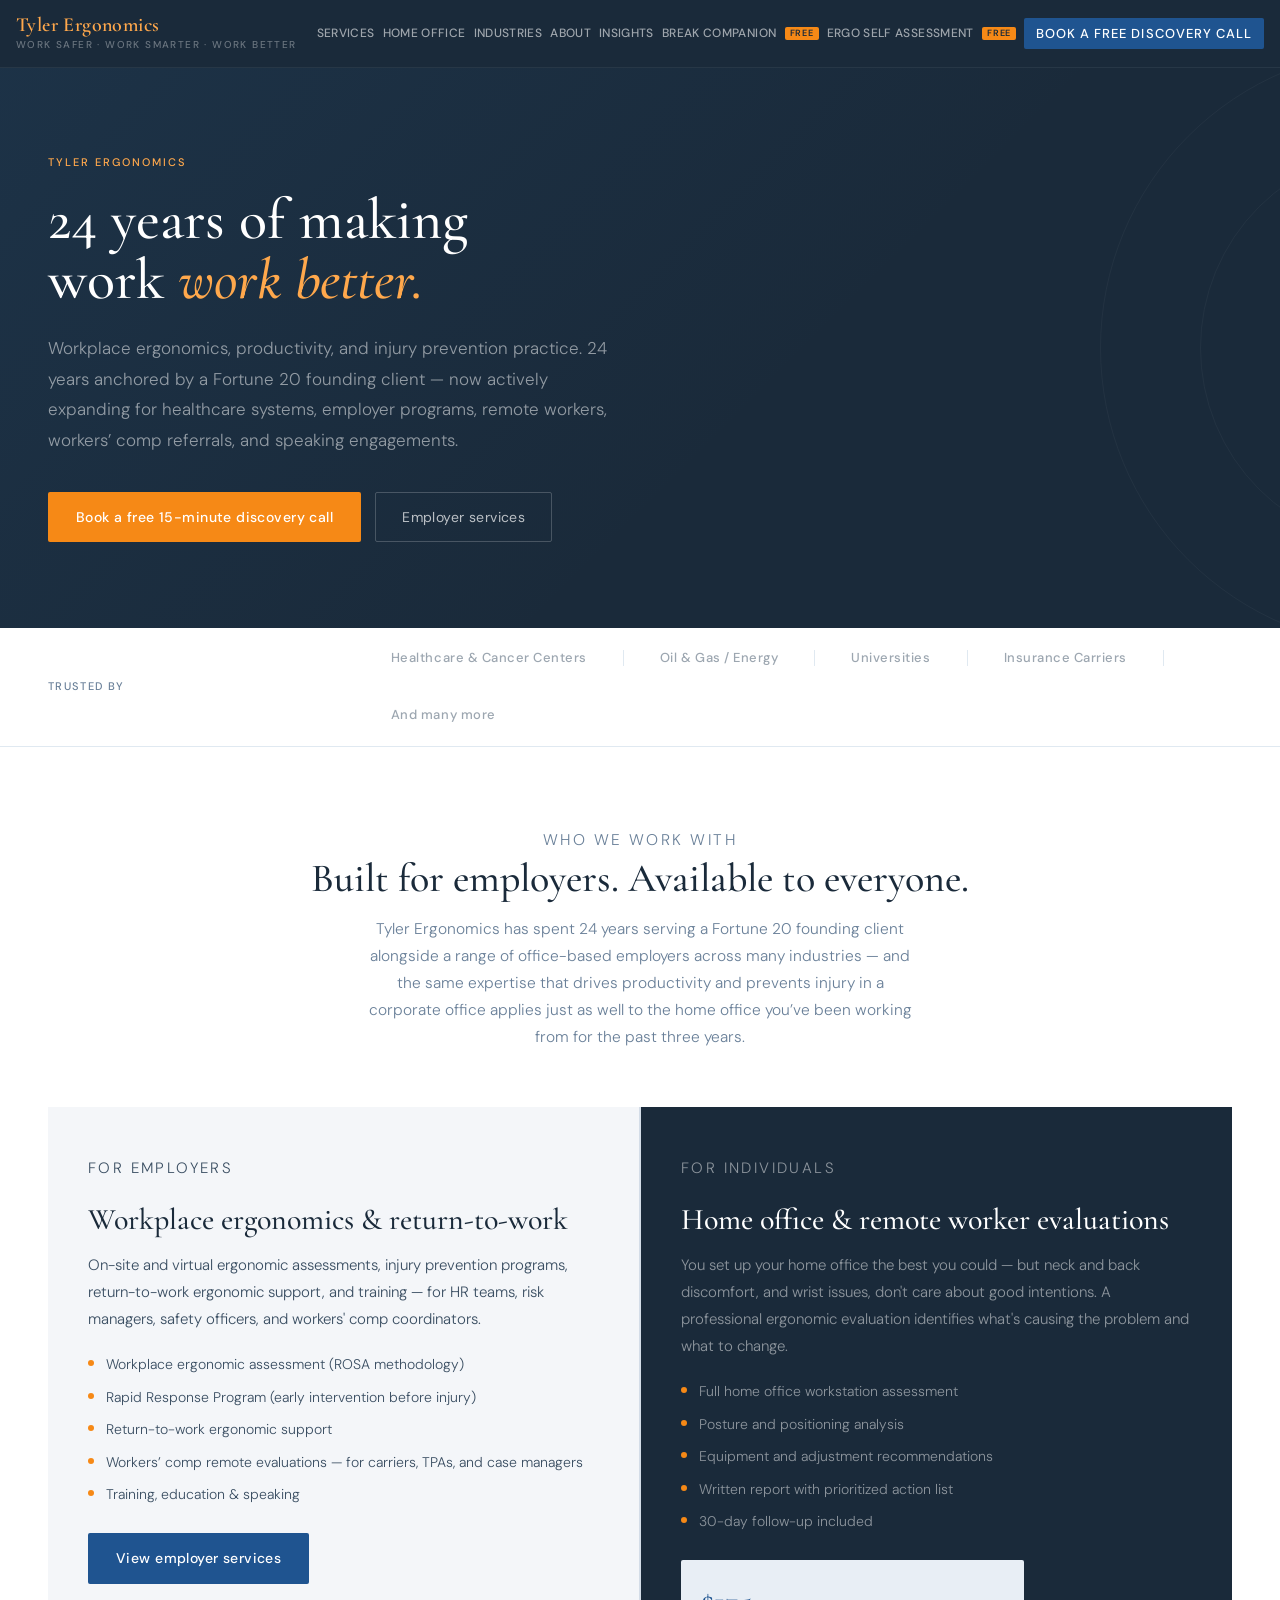
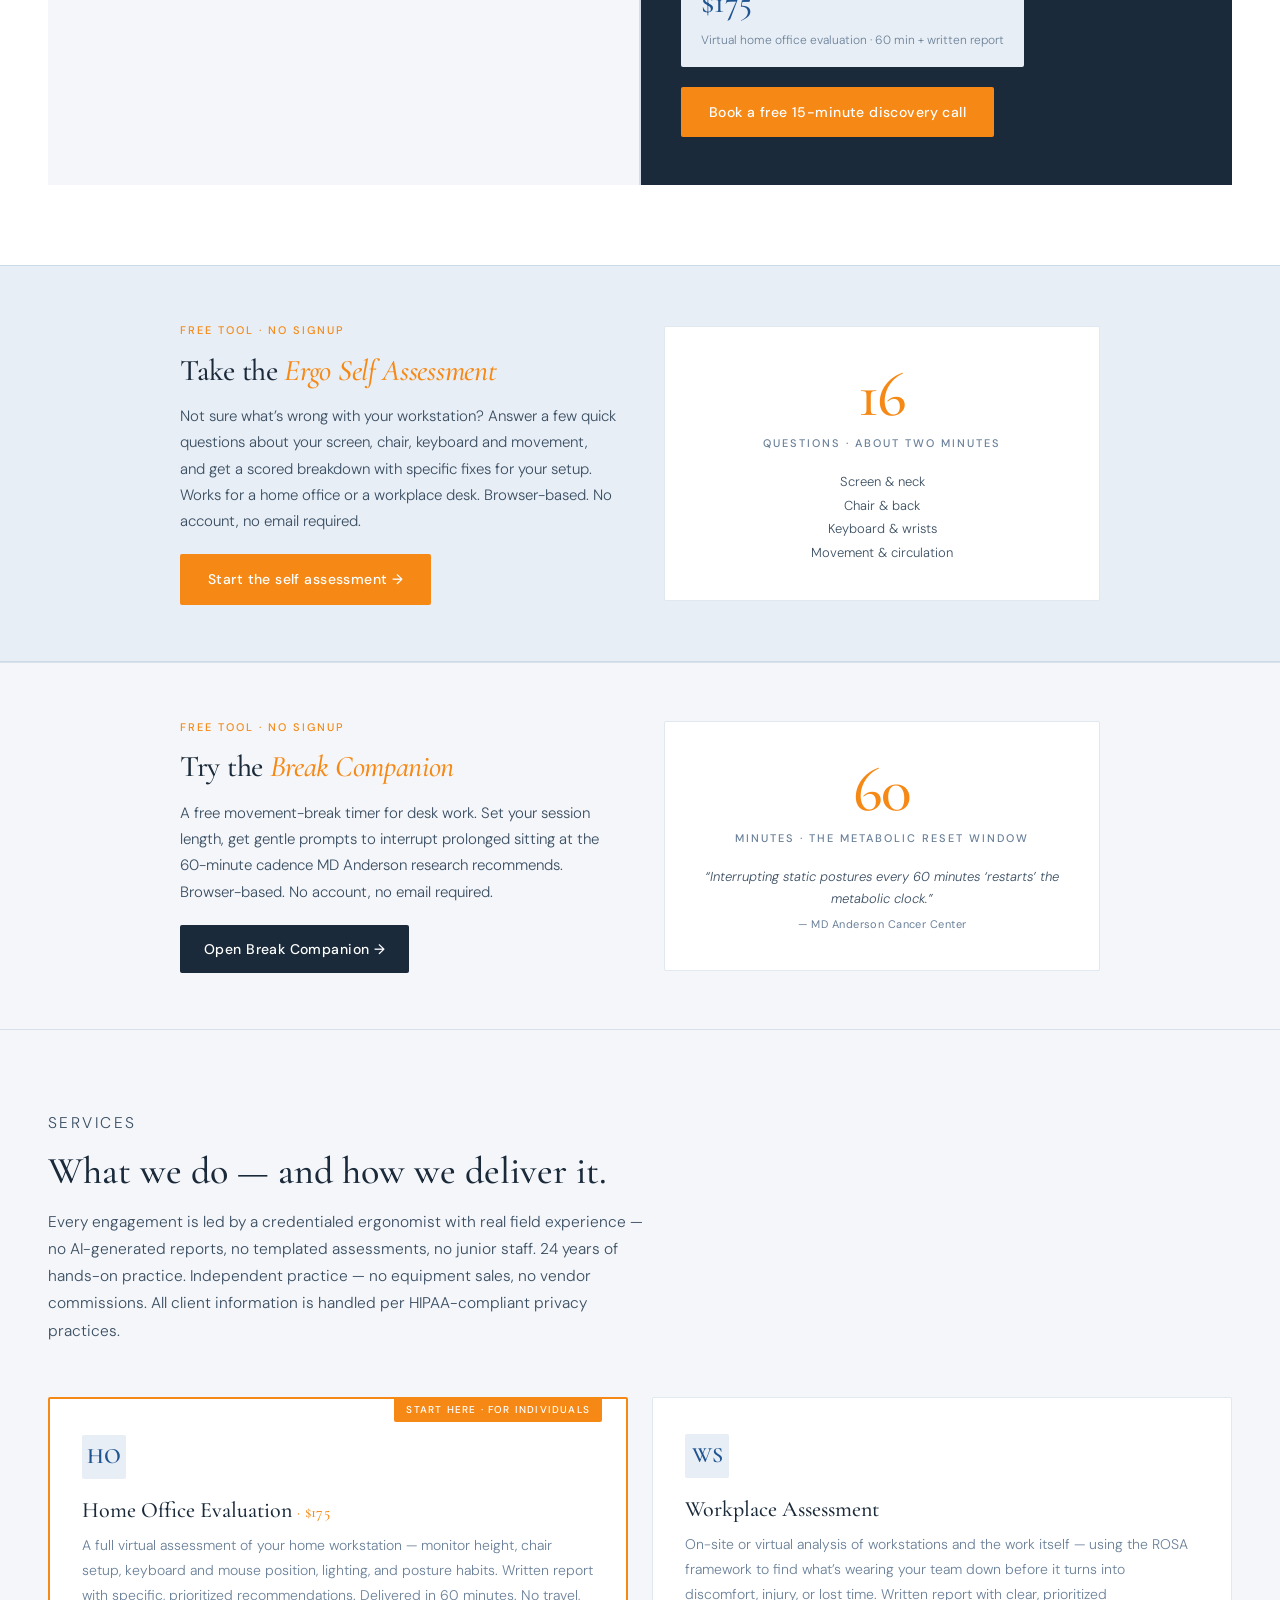
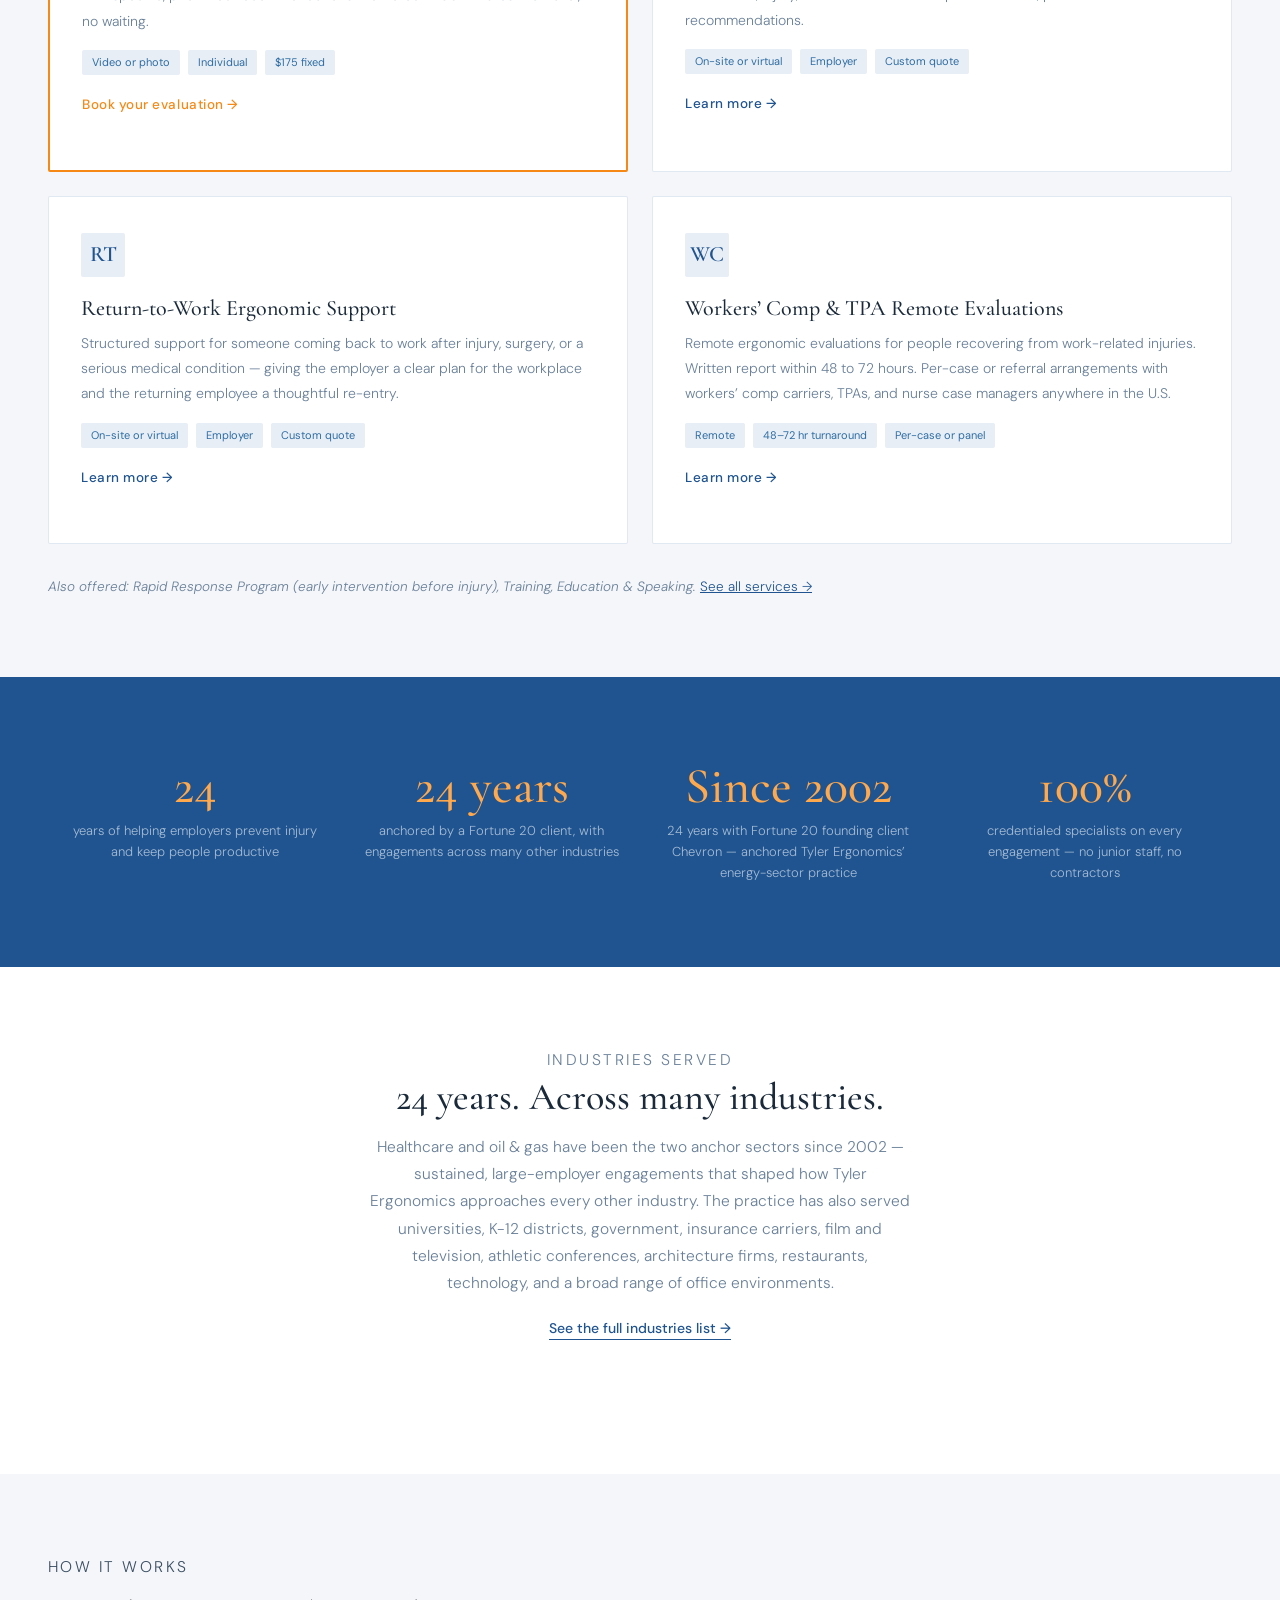
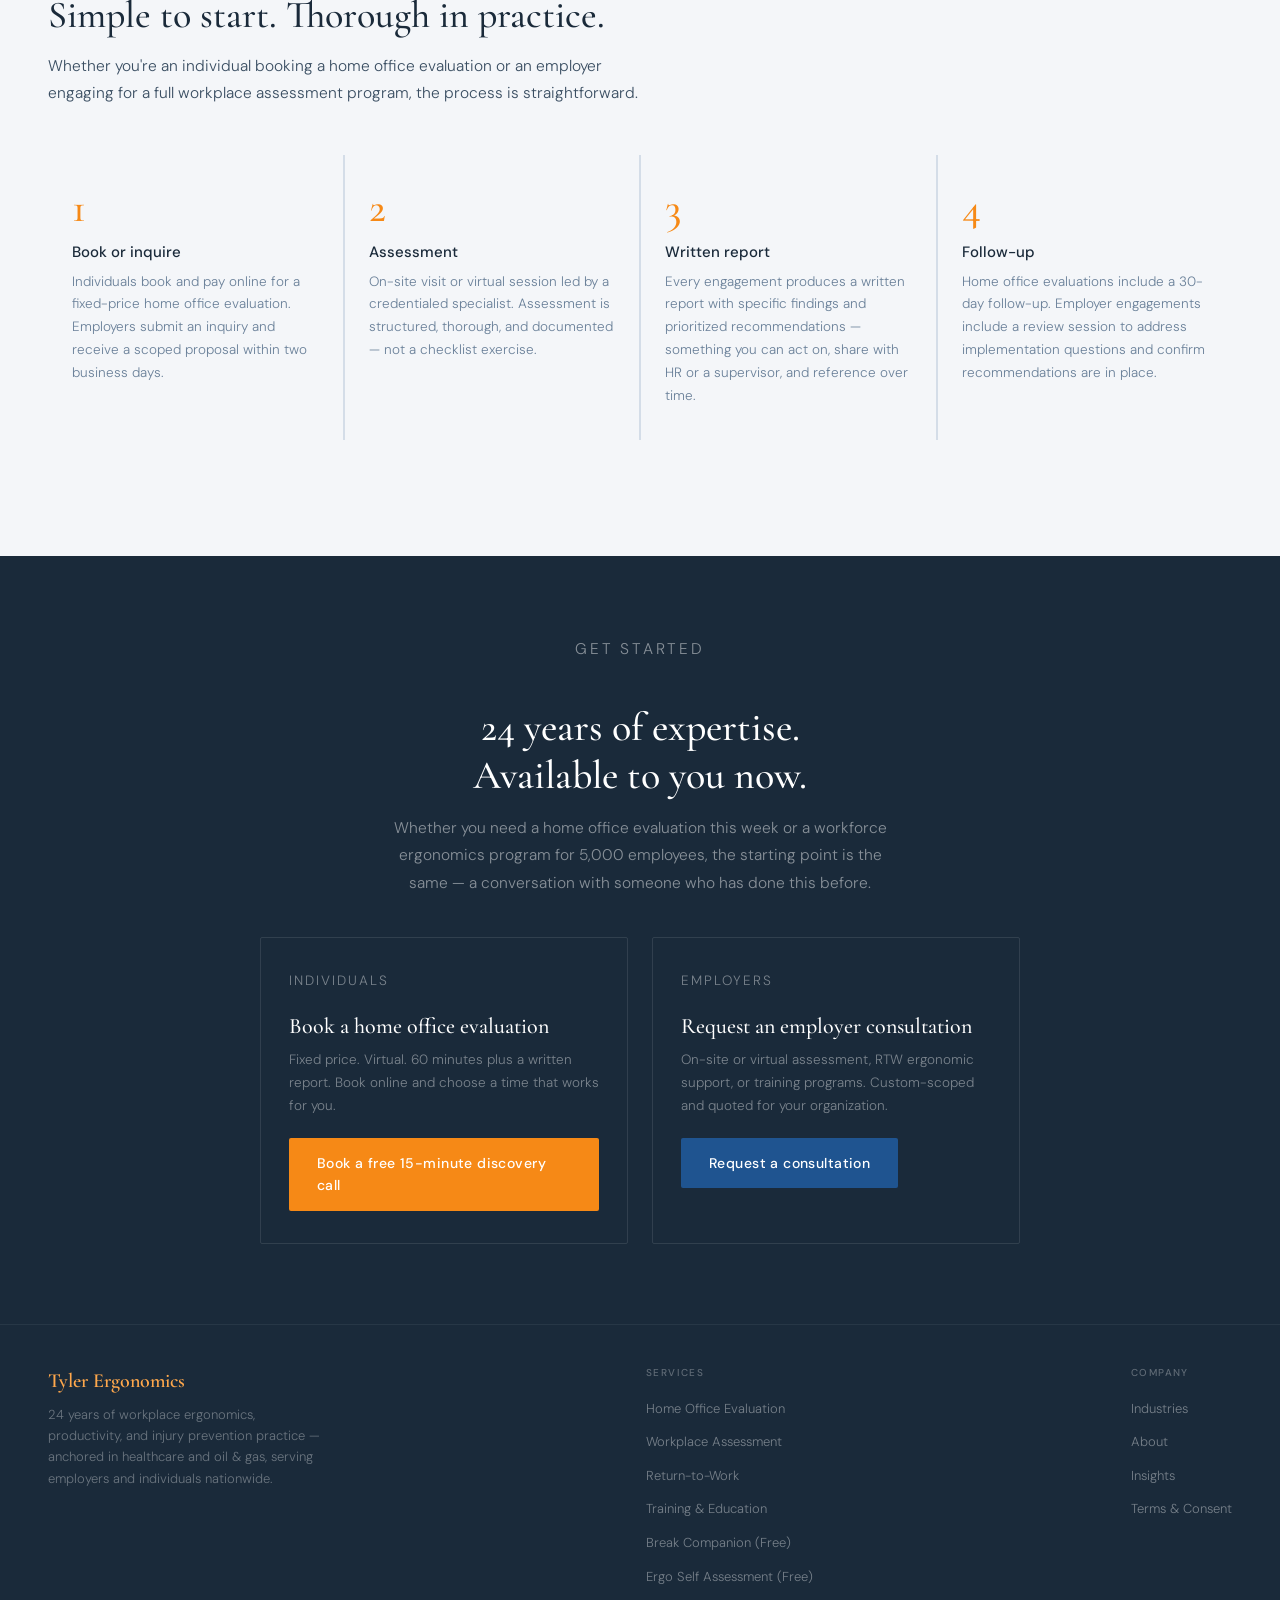
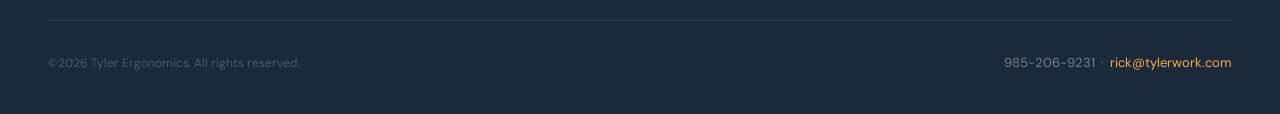
<file: index.html>
<!DOCTYPE html>
<html lang="en">
<head>
<meta charset="UTF-8">
<meta name="viewport" content="width=device-width, initial-scale=1.0">
<title>Tyler Ergonomics — Workplace & Home Office Ergonomics</title>
<meta name="description" content="24 years of workplace ergonomics, productivity, and injury prevention. Virtual home office evaluations, workplace assessments, and return-to-work support. Independent practice, no equipment sales.">
<link rel="preconnect" href="https://fonts.googleapis.com">
<link href="https://fonts.googleapis.com/css2?family=Cormorant+Garamond:ital,wght@0,400;0,500;0,600;1,400;1,500&family=DM+Sans:wght@300;400;500&display=swap" rel="stylesheet">
<style>
*,*::before,*::after{box-sizing:border-box;margin:0;padding:0}
:root{
  --ink:#1a2a3a;--ink-lt:#1e3040;--blue:#2e6da4;--blue-dk:#1f5490;
  --blue-lt:#bdd4ea;--ivory:#f4f6f9;--cream:#e8eef5;--warm:#d4dde8;
  --gold:#f68916;--gold-lt:#ffa84c;--mid:#3a4e62;--soft:#6a8099;
  --white:#ffffff;--border:rgba(46,109,164,0.15)
}
body{font-family:'DM Sans',sans-serif;font-weight:400;color:var(--ink);background:var(--ivory);line-height:1.6;font-size:16px}

/* NAV */
nav{background:var(--ink);padding:0 48px;display:flex;align-items:center;justify-content:space-between;height:68px;border-bottom:1px solid rgba(255,255,255,0.06);position:sticky;top:0;z-index:100}
.nav-logo{display:flex;flex-direction:column;text-decoration:none;gap:2px}
.nav-logo-main{font-family:'Cormorant Garamond',serif;font-size:20px;font-weight:600;color:var(--gold-lt);letter-spacing:0.02em;line-height:1}
.nav-logo-sub{font-size:10px;font-weight:500;letter-spacing:0.14em;text-transform:uppercase;color:rgba(255,255,255,0.35)}
.nav-links{display:flex;gap:28px;align-items:center;list-style:none}
.nav-links a{color:rgba(255,255,255,0.58);text-decoration:none;font-size:13px;letter-spacing:0.08em;text-transform:uppercase;font-weight:500;transition:color 0.2s}
.nav-links a:hover,.nav-links a.active{color:var(--gold-lt)}
.nav-cta{background:var(--blue-dk)!important;color:var(--white)!important;padding:8px 20px;border-radius:2px;opacity:1!important}
.nav-cta:hover{background:var(--gold)!important}
.nav-lifeafter{border:1px solid rgba(255,255,255,0.15)!important;padding:7px 16px!important;font-size:11px!important;}
.nav-lifeafter:hover{border-color:var(--gold-lt)!important;color:var(--gold-lt)!important;background:none!important}

/* HERO */
.hero{background:var(--ink);min-height:560px;display:flex;align-items:center;padding:80px 48px;position:relative;overflow:hidden}
.hero::before{content:'';position:absolute;inset:0;background:linear-gradient(135deg,rgba(46,109,164,0.12) 0%,transparent 60%)}
.hero-rings{position:absolute;right:-120px;top:50%;transform:translateY(-50%)}
.hero-ring{border-radius:50%;border:1px solid rgba(255,255,255,0.04);position:absolute;top:50%;left:50%;transform:translate(-50%,-50%)}
.hero-content{position:relative;z-index:1;max-width:700px}
.hero-eyebrow{font-size:11px;font-weight:500;letter-spacing:0.18em;text-transform:uppercase;color:var(--gold-lt);margin-bottom:18px}
.hero h1{font-family:'Cormorant Garamond',serif;font-size:58px;font-weight:500;color:var(--white);line-height:1.05;margin-bottom:22px}
.hero h1 em{font-style:italic;color:var(--gold-lt)}
.hero-sub{font-size:17px;color:rgba(255,255,255,0.52);max-width:560px;line-height:1.8;font-weight:300;margin-bottom:36px}
.hero-actions{display:flex;gap:14px;flex-wrap:wrap}
.btn-primary{background:var(--blue-dk);color:var(--white);padding:14px 28px;border:none;border-radius:2px;font-size:14px;font-weight:500;cursor:pointer;text-decoration:none;display:inline-block;letter-spacing:0.03em;transition:background 0.2s;font-family:'DM Sans',sans-serif}
.btn-primary:hover{background:var(--gold)}
.btn-gold{background:var(--gold);color:var(--white);padding:14px 28px;border:none;border-radius:2px;font-size:14px;font-weight:500;cursor:pointer;text-decoration:none;display:inline-block;letter-spacing:0.03em;font-family:'DM Sans',sans-serif}
.btn-outline{border:1px solid rgba(255,255,255,0.2);color:rgba(255,255,255,0.7);padding:13px 26px;border-radius:2px;font-size:14px;font-weight:400;text-decoration:none;display:inline-block;letter-spacing:0.03em;transition:all 0.2s;font-family:'DM Sans',sans-serif}
.btn-outline:hover{border-color:var(--gold-lt);color:var(--gold-lt)}

/* EYEBROWS */
.eyebrow{font-size:11px;font-weight:500;letter-spacing:0.18em;text-transform:uppercase;color:var(--gold-lt);margin-bottom:16px}
.section-eyebrow{font-size:11px;font-weight:500;letter-spacing:0.16em;text-transform:uppercase;color:var(--blue);margin-bottom:12px}

/* TRUST STRIP */
.trust-strip{background:var(--white);border-bottom:1px solid var(--border);padding:20px 48px;display:flex;gap:48px;align-items:center}
.trust-label{font-size:11px;font-weight:500;letter-spacing:0.12em;text-transform:uppercase;color:var(--soft);flex-shrink:0}
.trust-clients{display:flex;gap:36px;align-items:center;flex-wrap:wrap}
.trust-client{font-size:13px;font-weight:500;color:rgba(58,78,98,0.5);letter-spacing:0.04em}
.trust-divider{width:1px;height:16px;background:var(--border)}

/* AUDIENCE SPLIT */
.audience-section{background:var(--white);padding:80px 48px}
.audience-header{text-align:center;margin-bottom:56px}
.audience-header h2{font-family:'Cormorant Garamond',serif;font-size:40px;font-weight:500;color:var(--ink);line-height:1.2;margin-bottom:14px}
.audience-header p{font-size:15.5px;color:var(--soft);max-width:560px;margin:0 auto;line-height:1.75;font-weight:300}
.audience-grid{display:grid;grid-template-columns:1fr 1fr;gap:2px;background:var(--warm)}
.audience-card{background:var(--ivory);padding:48px 40px}
.audience-card.dark{background:var(--ink)}
.audience-tag{font-size:10px;font-weight:500;letter-spacing:0.16em;text-transform:uppercase;color:var(--gold);margin-bottom:16px}
.audience-card h3{font-family:'Cormorant Garamond',serif;font-size:30px;font-weight:500;color:var(--ink);margin-bottom:14px;line-height:1.2}
.audience-card.dark h3{color:var(--white)}
.audience-card p{font-size:15px;color:var(--mid);line-height:1.8;margin-bottom:20px;font-weight:300}
.audience-card.dark p{color:rgba(255,255,255,0.5)}
.audience-list{list-style:none;display:flex;flex-direction:column;gap:10px;margin-bottom:28px}
.audience-list li{display:flex;gap:12px;align-items:flex-start;font-size:14px;color:var(--mid);font-weight:300;line-height:1.6}
.audience-card.dark .audience-list li{color:rgba(255,255,255,0.5)}
.audience-list li::before{content:'';width:6px;height:6px;border-radius:50%;background:var(--gold);flex-shrink:0;margin-top:7px}
.audience-price{background:var(--cream);border-radius:2px;padding:16px 20px;display:inline-flex;flex-direction:column;gap:4px}
.audience-price-amount{font-family:'Cormorant Garamond',serif;font-size:32px;font-weight:500;color:var(--blue-dk)}
.audience-price-label{font-size:12px;color:var(--soft);font-weight:300}

/* SERVICES */
.services-section{background:var(--ivory);padding:80px 48px}
.services-header{margin-bottom:52px}
.services-header h2{font-family:'Cormorant Garamond',serif;font-size:38px;font-weight:500;color:var(--ink);line-height:1.2;margin-bottom:14px}
.services-header p{font-size:15.5px;color:var(--mid);max-width:600px;line-height:1.75;font-weight:300}
.services-grid{display:grid;grid-template-columns:repeat(2,1fr);gap:24px}
.service-card{background:var(--white);border:1px solid var(--border);border-radius:2px;padding:36px 32px;position:relative;display:block;transition:border-color 0.2s,transform 0.2s,box-shadow 0.2s}
.service-card.featured{border-color:var(--gold);border-width:2px}
a.service-card:hover{transform:translateY(-2px);box-shadow:0 8px 24px rgba(46,109,164,0.08)}
a.service-card.featured:hover{border-color:var(--gold-lt)}
.service-featured-tag{position:absolute;top:-1px;right:24px;background:var(--gold);color:var(--white);font-size:10px;font-weight:500;letter-spacing:0.12em;text-transform:uppercase;padding:4px 12px;border-radius:0 0 2px 2px}
.service-icon{width:44px;height:44px;border-radius:2px;background:var(--cream);display:flex;align-items:center;justify-content:center;margin-bottom:18px;font-family:'Cormorant Garamond',serif;font-size:22px;font-weight:600;color:var(--blue-dk)}
.service-card h3{font-family:'Cormorant Garamond',serif;font-size:22px;font-weight:500;color:var(--ink);margin-bottom:10px;line-height:1.2}
.service-card p{font-size:14px;color:var(--soft);line-height:1.8;margin-bottom:16px;font-weight:300}
.service-tags{display:flex;gap:8px;flex-wrap:wrap}
.service-tag{font-size:11px;color:var(--blue);background:var(--cream);padding:4px 10px;border-radius:2px;font-weight:400}

/* STAT STRIP */
.stat-strip{background:var(--blue-dk);padding:56px 48px}
.stat-strip-inner{display:grid;grid-template-columns:repeat(4,1fr);gap:2px}
.stat-item{text-align:center;padding:28px 16px}
.stat-num{font-family:'Cormorant Garamond',serif;font-size:50px;font-weight:500;color:var(--gold-lt);line-height:1;margin-bottom:10px}
.stat-label{font-size:13px;color:rgba(255,255,255,0.6);line-height:1.6;font-weight:300}

/* INDUSTRIES */
.industries-section{background:var(--white);padding:80px 48px}
.industries-header{text-align:center;margin-bottom:52px}
.industries-header h2{font-family:'Cormorant Garamond',serif;font-size:38px;font-weight:500;color:var(--ink);line-height:1.2;margin-bottom:14px}
.industries-header p{font-size:15.5px;color:var(--soft);max-width:540px;margin:0 auto;line-height:1.75;font-weight:300}
.industries-grid{display:grid;grid-template-columns:repeat(5,1fr);gap:2px;background:var(--warm);margin-bottom:40px}
.industry-card{background:var(--ivory);padding:28px 22px;text-align:center}
.industry-num{font-family:'Cormorant Garamond',serif;font-size:13px;font-weight:500;color:var(--gold);margin-bottom:10px;letter-spacing:0.08em}
.industry-card h4{font-size:14px;font-weight:500;color:var(--ink);margin-bottom:6px;line-height:1.3}
.industry-card p{font-size:12.5px;color:var(--soft);line-height:1.6;font-weight:300}
.client-note{text-align:center;font-size:14px;color:var(--soft);font-weight:300;font-style:italic}
.client-note strong{font-style:normal;font-weight:500;color:var(--mid)}

/* LIFEAFTER BRIDGE */
.bridge-section{background:var(--cream);border-top:2px solid var(--gold);padding:64px 48px}
.bridge-layout{display:grid;grid-template-columns:1fr 1fr;gap:56px;align-items:center}
.bridge-text .bridge-eyebrow{font-size:11px;font-weight:500;letter-spacing:0.16em;text-transform:uppercase;color:var(--gold);margin-bottom:14px}
.bridge-text h2{font-family:'Cormorant Garamond',serif;font-size:36px;font-weight:500;color:var(--ink);line-height:1.2;margin-bottom:16px}
.bridge-text p{font-size:15px;color:var(--mid);line-height:1.85;margin-bottom:16px;font-weight:300}
.bridge-text p:last-of-type{margin-bottom:24px}
.bridge-card{background:var(--ink);border-radius:2px;padding:36px 32px}
.bridge-card-eyebrow{font-size:10px;font-weight:500;letter-spacing:0.16em;text-transform:uppercase;color:var(--gold-lt);margin-bottom:14px}
.bridge-card h3{font-family:'Cormorant Garamond',serif;font-size:26px;font-weight:500;color:var(--white);margin-bottom:12px;line-height:1.2}
.bridge-card p{font-size:14px;color:rgba(255,255,255,0.48);line-height:1.8;margin-bottom:20px;font-weight:300}
.bridge-card-link{font-size:13px;font-weight:500;color:var(--gold-lt);text-decoration:none;letter-spacing:0.04em;display:flex;align-items:center;gap:8px}
.bridge-card-link:hover{color:var(--gold)}

/* PROCESS */
.process-section{background:var(--ivory);padding:80px 48px}
.process-header{margin-bottom:48px}
.process-header h2{font-family:'Cormorant Garamond',serif;font-size:38px;font-weight:500;color:var(--ink);line-height:1.2;margin-bottom:14px}
.process-header p{font-size:15.5px;color:var(--mid);max-width:600px;line-height:1.75;font-weight:300}
.process-steps{display:grid;grid-template-columns:repeat(4,1fr);gap:2px;background:var(--warm);margin-bottom:36px}
.process-step{background:var(--ivory);padding:32px 24px}
.process-step-num{font-family:'Cormorant Garamond',serif;font-size:42px;font-weight:500;color:var(--gold);line-height:1;margin-bottom:14px}
.process-step h4{font-size:15px;font-weight:500;color:var(--ink);margin-bottom:8px;line-height:1.3}
.process-step p{font-size:13.5px;color:var(--soft);line-height:1.7;font-weight:300}

/* CTA */
.cta-section{background:var(--ink);padding:80px 48px;text-align:center}
.cta-section h2{font-family:'Cormorant Garamond',serif;font-size:40px;font-weight:500;color:var(--white);margin-bottom:16px;line-height:1.2}
.cta-section p{font-size:15.5px;color:rgba(255,255,255,0.48);max-width:520px;margin:0 auto 40px;line-height:1.75;font-weight:300}
.cta-split{display:grid;grid-template-columns:1fr 1fr;gap:24px;max-width:760px;margin:0 auto}
.cta-card{border:1px solid rgba(255,255,255,0.1);border-radius:2px;padding:32px 28px;text-align:left}
.cta-card-label{font-size:10px;font-weight:500;letter-spacing:0.15em;text-transform:uppercase;color:var(--gold-lt);margin-bottom:12px}
.cta-card h4{font-family:'Cormorant Garamond',serif;font-size:22px;font-weight:500;color:var(--white);margin-bottom:10px;line-height:1.2}
.cta-card p{font-size:13.5px;color:rgba(255,255,255,0.42);line-height:1.7;margin-bottom:20px;font-weight:300}

/* FOOTER */
footer{background:var(--ink);padding:40px 48px;border-top:1px solid rgba(255,255,255,0.06)}
.footer-top{display:flex;justify-content:space-between;align-items:flex-start;margin-bottom:32px;padding-bottom:32px;border-bottom:1px solid rgba(255,255,255,0.06)}
.footer-brand .footer-logo-main{font-family:'Cormorant Garamond',serif;font-size:20px;font-weight:600;color:var(--gold-lt);margin-bottom:6px}
.footer-brand p{font-size:13px;color:rgba(255,255,255,0.35);font-weight:300;max-width:280px;line-height:1.65}
.footer-nav-group h5{font-size:10px;font-weight:500;letter-spacing:0.14em;text-transform:uppercase;color:rgba(255,255,255,0.3);margin-bottom:14px}
.footer-nav-group ul{list-style:none;display:flex;flex-direction:column;gap:8px}
.footer-nav-group a{font-size:13px;color:rgba(255,255,255,0.4);text-decoration:none;font-weight:300}
.footer-nav-group a:hover{color:var(--gold-lt)}
.footer-bottom{display:flex;justify-content:space-between;align-items:center}
.footer-copy{font-size:12px;color:rgba(255,255,255,0.22)}
.footer-contact{font-size:13px;color:rgba(255,255,255,0.4)}
.footer-contact strong{color:var(--gold-lt);font-weight:400}


/* ============================================
   RESPONSIVE — TABLET & MOBILE
   ============================================ */

/* TABLET (under 1024px) */
@media (max-width: 1024px) {
  .footer-top { grid-template-columns: 2fr 1fr 1fr 1fr; gap: 32px; }
}

/* TABLET TO SMALL DESKTOP (under 968px) */
@media (max-width: 968px) {
  nav { padding: 16px 20px; gap: 16px; }
  .nav-logo-main { font-size: 18px; }
  .nav-logo-sub { font-size: 9px; }
  .nav-links { gap: 14px; flex-wrap: wrap; }
  .nav-links a:not(.btn-gold):not(.nav-cta) { font-size: 12.5px; }

  /* Hero adjustments */
  .hero, .page-header { padding: 48px 20px; }
  .hero { flex-direction: column; gap: 32px; }
  .hero-content, .hero-graphic { width: 100%; max-width: 100%; }
  .hero h1, .page-header h1 { font-size: 38px; line-height: 1.15; }
  .hero-sub, .page-header-sub { font-size: 16px; }

  /* Section padding universal */
  section { padding-left: 20px !important; padding-right: 20px !important; }

  /* Grids collapse */
  .services-grid { grid-template-columns: 1fr 1fr; gap: 16px; }
  .stat-strip { grid-template-columns: 1fr 1fr; }
  .stats-strip { grid-template-columns: 1fr 1fr; }
  .gallery-grid { grid-template-columns: 1fr 1fr; }
  .anchor-grid { grid-template-columns: 1fr; gap: 16px; }
  .who-grid { grid-template-columns: 1fr 1fr; }
  .symptoms-grid { grid-template-columns: 1fr 1fr; }
  .credibility-band { grid-template-columns: 1fr 1fr; gap: 24px; }
  .testimonial-grid { grid-template-columns: 1fr; }
  .articles-grid { grid-template-columns: 1fr; }
  .what-grid { grid-template-columns: 1fr; }
  .cta-split { grid-template-columns: 1fr; gap: 16px; }
  .audience-section, .audience-grid { grid-template-columns: 1fr; }
  .timeline-grid { grid-template-columns: 1fr; }
  .credentials-grid { grid-template-columns: 1fr; }
  .contact-grid { grid-template-columns: 1fr; gap: 16px; }
  .footer-top { grid-template-columns: 1fr 1fr; gap: 32px; }

  /* Hero booking card stacks */
  .hero-booking-card { width: 100%; max-width: 100%; }

  /* Two-path availability band — homepage */
  section[style*="grid-template-columns:1fr 1fr"] > div[style*="grid-template-columns"] { grid-template-columns: 1fr !important; gap: 32px !important; }

  /* Article header */
  .article-header { padding: 48px 20px 32px; }
  .article-header h1 { font-size: 36px; }
  .article-body { padding: 48px 20px; }
  .article-body-inner { font-size: 16px; }
  .article-body-inner h2 { font-size: 26px; }
  .data-stats { grid-template-columns: 1fr; }
  .stat-num { font-size: 36px; }

  /* CTA section */
  .cta-section { padding: 60px 20px; }
  .cta-section h2 { font-size: 32px; }

  /* Footer */
  footer { padding: 48px 20px 24px; }
  .footer-bottom { flex-direction: column; gap: 12px; text-align: center; }
}

/* PHONE (under 640px) */
@media (max-width: 640px) {
  /* Navigation — keep brand + CTA only, hide intermediate links */
  nav { padding: 14px 16px; }
  .nav-links a:not(.btn-gold):not(.nav-cta) { display: none; }
  .nav-logo-main { font-size: 17px; }
  .nav-logo-sub { display: none; }
  .btn-gold, .nav-cta { padding: 9px 16px; font-size: 12.5px; }

  /* Section padding reduced further */
  section { padding-left: 16px !important; padding-right: 16px !important; padding-top: 40px !important; padding-bottom: 40px !important; }

  /* Hero / page header */
  .hero, .page-header, .article-header { padding: 40px 16px 32px !important; }
  .hero h1, .page-header h1, .article-header h1 { font-size: 32px !important; }
  .hero-sub, .page-header-sub, .article-dek { font-size: 15px; }
  .hero-credibility { font-size: 13px; }

  /* All multi-column grids → single column on phone */
  .services-grid, .gallery-grid, .who-grid, .symptoms-grid, .stat-strip, .stats-strip, .credibility-band, .footer-top, .testimonial-grid, .articles-grid, .what-grid, .cta-split, .anchor-grid, .timeline-grid, .credentials-grid, .contact-grid {
    grid-template-columns: 1fr !important;
    gap: 14px !important;
  }

  /* Headings scale */
  h2 { font-size: 26px !important; line-height: 1.2 !important; }
  h3 { font-size: 19px !important; }
  .services-header h2, .who-header h2, .gallery-header h2, .urgency-header h2, .credibility-header h2 { font-size: 28px !important; }

  /* Buttons full-width on phone */
  .hero-actions { flex-direction: column; gap: 12px; }
  .hero-actions a, .hero-actions .btn-gold, .hero-actions .btn-outline { width: 100%; text-align: center; padding: 13px 20px !important; }

  /* Service / who / gallery cards reduce padding */
  .service-card, .who-card, .gallery-card, .anchor-card, .testimonial-card { padding: 24px 20px !important; }

  /* Symptom cards smaller padding */
  .symptom-card { padding: 14px 16px !important; font-size: 14px !important; }

  /* Trust strip phone */
  .trust-strip { padding: 16px 16px !important; }
  .trust-clients { flex-wrap: wrap; gap: 8px 14px !important; justify-content: center; }
  .trust-divider { display: none; }
  .trust-client { font-size: 11.5px !important; }
  .trust-strip-human { padding: 16px 16px !important; }
  .trust-strip-human p { font-size: 13px !important; }

  /* Credibility band */
  .credibility-band { padding: 32px 16px !important; }
  .credibility-stat { font-size: 26px !important; }

  /* Stat numbers */
  .stat-num { font-size: 32px !important; }

  /* Forms — full width, prevent iOS zoom */
  .inquiry-form input, .inquiry-form select, .inquiry-form textarea { font-size: 16px !important; width: 100% !important; padding: 12px 14px !important; }
  .inquiry-form .form-row { grid-template-columns: 1fr !important; gap: 14px !important; }
  .inquiry-form button[type="submit"] { width: 100% !important; }

  /* Article body adjustments */
  .article-body { padding: 32px 16px !important; }
  .article-body-inner { font-size: 15.5px; line-height: 1.7; }
  .article-body-inner h2 { font-size: 24px !important; margin-top: 32px !important; }
  .article-body-inner h3 { font-size: 18px !important; }
  .article-body-inner blockquote { font-size: 18px !important; padding: 4px 0 4px 18px !important; }
  .article-body-inner li { font-size: 15px !important; }
  .sources-list li { font-size: 12.5px !important; padding-left: 30px !important; }

  /* CTA section phone */
  .cta-section { padding: 48px 16px !important; }
  .cta-section h2 { font-size: 26px !important; }
  .cta-section p { font-size: 14.5px; }

  /* Footer phone */
  footer { padding: 36px 16px 20px !important; }
  .footer-top { gap: 28px !important; }
  .footer-logo-main { font-size: 19px; }
  .footer-bottom { font-size: 10px !important; flex-direction: column; gap: 8px; }
  .footer-contact { font-size: 12px !important; }
}


.nav-free-badge{display:inline-block;background:var(--gold);color:var(--ink);font-size:9px;font-weight:600;padding:2px 5px;margin-left:5px;letter-spacing:0.08em;text-transform:uppercase;border-radius:2px;vertical-align:middle;line-height:1}

/* ============================================
   MOBILE HAMBURGER MENU
   ============================================ */
.mobile-menu-toggle { display: none; background: transparent; border: none; color: #fff; cursor: pointer; padding: 6px; align-items: center; justify-content: center; }
.mobile-menu-close { display: none; }

@media (max-width: 640px) {
  .mobile-menu-toggle { display: flex !important; order: 99; }
  .mobile-menu-toggle svg { width: 26px; height: 26px; stroke: rgba(255,255,255,0.9); }
  
  /* Hide everything in nav-links by default on phone — overlay takes over */
  .nav-links { display: none !important; }
  
  /* When mobile menu is open, transform nav-links into full-height slide-out panel */
  .nav-links.mobile-open {
    display: flex !important;
    flex-direction: column !important;
    align-items: stretch !important;
    position: fixed !important;
    top: 0 !important;
    right: 0 !important;
    width: 84% !important;
    max-width: 320px !important;
    height: 100vh !important;
    background: #1a2a3a !important;
    padding: 68px 28px 32px !important;
    margin: 0 !important;
    gap: 0 !important;
    z-index: 9999 !important;
    overflow-y: auto !important;
    box-shadow: -8px 0 30px rgba(0,0,0,0.3);
  }
  .nav-links.mobile-open li { list-style: none !important; }
  .nav-links.mobile-open a {
    display: block !important;
    color: rgba(255,255,255,0.85) !important;
    text-decoration: none !important;
    font-size: 16px !important;
    font-weight: 400 !important;
    padding: 16px 0 !important;
    border-bottom: 1px solid rgba(255,255,255,0.08) !important;
    background: transparent !important;
    letter-spacing: 0.02em !important;
    text-transform: none !important;
  }
  .nav-links.mobile-open a:hover, .nav-links.mobile-open a.current, .nav-links.mobile-open a.active { color: #ffa84c !important; }
  .nav-links.mobile-open a.btn-gold, .nav-links.mobile-open a.nav-cta {
    background: #f68916 !important;
    color: #1a2a3a !important;
    text-align: center;
    padding: 14px 20px !important;
    border-radius: 2px;
    border-bottom: none !important;
    margin-top: 20px;
    font-weight: 500 !important;
  }
  .mobile-menu-close {
    display: block !important;
    position: absolute;
    top: 14px;
    right: 16px;
    background: transparent;
    border: none;
    color: rgba(255,255,255,0.9);
    font-size: 32px;
    cursor: pointer;
    padding: 6px 12px;
    line-height: 1;
    z-index: 10000;
  }
  /* Dedicated backdrop element (replaces ::before pseudo-element for iOS reliability) */
  .mobile-menu-backdrop {
    display: none;
    position: fixed;
    inset: 0;
    background: rgba(0,0,0,0.5);
    z-index: 9998;
  }
  .mobile-menu-backdrop.show {
    display: block;
  }
  /* Ensure links and buttons inside open menu are tappable on iOS */
  .nav-links.mobile-open a,
  .nav-links.mobile-open .mobile-menu-close {
    pointer-events: auto !important;
    cursor: pointer !important;
    -webkit-tap-highlight-color: rgba(255,255,255,0.1);
    position: relative;
    z-index: 1;
  }
  body.mobile-nav-open { overflow: hidden; }
}


/* MOBILE STAT-STRIP — fix overflow */
@media (max-width: 968px) {
  .stat-strip-inner { grid-template-columns: 1fr 1fr !important; gap: 32px !important; }
  .stat-strip { padding: 40px 20px !important; }
}
@media (max-width: 540px) {
  .stat-strip-inner { grid-template-columns: 1fr !important; gap: 24px !important; }
}


/* ============================================
   UNIVERSAL MOBILE GRID COLLAPSE — prevent horizontal overflow on phone
   ============================================ */
@media (max-width: 968px) {
  .industries-grid, .gallery-grid, .symptoms-grid, .who-grid {
    grid-template-columns: 1fr 1fr !important;
    gap: 16px !important;
  }
  .stat-strip-inner, .process-steps, .data-stats, .stats-grid {
    grid-template-columns: 1fr 1fr !important;
    gap: 28px !important;
  }
}
@media (max-width: 540px) {
  .industries-grid, .gallery-grid, .symptoms-grid, .who-grid,
  .stat-strip-inner, .process-steps, .data-stats, .stats-grid {
    grid-template-columns: 1fr !important;
    gap: 18px !important;
  }
}

/* Belt-and-braces: prevent horizontal scroll at the page level */
html, body { overflow-x: hidden; max-width: 100vw; }


/* NEW MOBILE MENU SYSTEM (replaces old hamburger) */
@media (max-width: 640px) {
  #rt-mobile-toggle { display: block !important; }
  .nav-links { display: none !important; }
  .nav { padding: 12px 16px !important; }
}


/* Hide the OLD hamburger button (from previous JS code) — use only the new one */
@media (max-width: 640px) {
  .mobile-menu-toggle { display: none !important; }
  .nav-links.mobile-open { display: none !important; }
}

/* HOMEPAGE FREE-TOOL CALLOUT BOXES */
.tool-callout-grid{max-width:920px;margin:0 auto;display:grid;grid-template-columns:1fr 1fr;gap:48px;align-items:center}
@media (max-width:968px){
  .tool-callout-grid,
  section > div[style*="grid-template-columns:1fr 1fr;gap:48px"]{grid-template-columns:1fr !important;gap:28px !important}
}

</style>
<link rel="icon" href="favicon.ico" sizes="any">
<link rel="icon" type="image/png" sizes="32x32" href="favicon-32.png">
<link rel="apple-touch-icon" href="apple-touch-icon.png">
<link rel="stylesheet" href="site.css">
<script src="booking-config.js?v=20261102b"></script>
<script src="site.js?v=20261102b" defer></script>
</head>
<body>

<nav>
  <a href="index.html" class="nav-logo">
    <span class="nav-logo-main">Tyler Ergonomics</span>
    <span class="nav-logo-sub">Work safer · Work smarter · Work better</span>
  </a>
  <ul class="nav-links">
    <li><a href="te-02-services.html">Services</a></li>
    <li><a href="te-03-home-office.html">Home Office</a></li>
    <li><a href="te-04-industries.html">Industries</a></li>
    <li><a href="te-05-about.html">About</a></li>
    <li><a href="te-06-insights.html">Insights</a></li>
    <li><a href="te-07-break-companion.html">Break Companion <span class="nav-free-badge">Free</span></a></li>
    <li><a href="ergo-self-assessment.html">Ergo Self Assessment <span class="nav-free-badge">Free</span></a></li>
    <li><a href="https://calendly.com/rick-tylerwork/free-ergonomic-discovery-call" class="nav-cta" data-booking target="_blank" rel="noopener">Book a free discovery call</a></li>
  </ul>
  <button id="rt-mobile-toggle" onclick="document.getElementById('rt-mobile-menu').style.display='block';document.getElementById('rt-mobile-backdrop').style.display='block';" style="display:none;background:transparent;border:none;color:white;cursor:pointer;padding:8px 12px;" aria-label="Open menu">
    <svg viewBox="0 0 24 24" width="26" height="26" fill="none" stroke="currentColor" stroke-width="2" stroke-linecap="round"><line x1="3" y1="6" x2="21" y2="6"></line><line x1="3" y1="12" x2="21" y2="12"></line><line x1="3" y1="18" x2="21" y2="18"></line></svg>
  </button>
</nav>
<!-- BRAND NEW MOBILE MENU (separate from main nav for iOS reliability) -->
<div id="rt-mobile-menu" style="display:none;position:fixed;top:0;right:0;bottom:0;width:84%;max-width:320px;background:#1a2a3a;z-index:99999;padding:60px 28px 32px;overflow-y:auto;box-shadow:-8px 0 30px rgba(0,0,0,0.3);box-sizing:border-box;">
  <button onclick="document.getElementById('rt-mobile-menu').style.display='none';document.getElementById('rt-mobile-backdrop').style.display='none';" style="position:absolute;top:14px;right:16px;background:transparent;border:none;color:white;font-size:32px;cursor:pointer;padding:6px 12px;line-height:1;font-family:inherit;" aria-label="Close menu">&times;</button>
  <button onclick="location.href='index.html'" style="display:block;width:100%;text-align:left;background:transparent;border:none;border-bottom:1px solid rgba(255,255,255,0.08);color:rgba(255,255,255,0.85);font-size:16px;padding:16px 0;cursor:pointer;font-family:inherit;">Home</button>
  <button onclick="location.href='te-02-services.html'" style="display:block;width:100%;text-align:left;background:transparent;border:none;border-bottom:1px solid rgba(255,255,255,0.08);color:rgba(255,255,255,0.85);font-size:16px;padding:16px 0;cursor:pointer;font-family:inherit;">Services</button>
  <button onclick="location.href='te-03-home-office.html'" style="display:block;width:100%;text-align:left;background:transparent;border:none;border-bottom:1px solid rgba(255,255,255,0.08);color:rgba(255,255,255,0.85);font-size:16px;padding:16px 0;cursor:pointer;font-family:inherit;">Home Office</button>
  <button onclick="location.href='te-04-industries.html'" style="display:block;width:100%;text-align:left;background:transparent;border:none;border-bottom:1px solid rgba(255,255,255,0.08);color:rgba(255,255,255,0.85);font-size:16px;padding:16px 0;cursor:pointer;font-family:inherit;">Industries</button>
  <button onclick="location.href='te-05-about.html'" style="display:block;width:100%;text-align:left;background:transparent;border:none;border-bottom:1px solid rgba(255,255,255,0.08);color:rgba(255,255,255,0.85);font-size:16px;padding:16px 0;cursor:pointer;font-family:inherit;">About</button>
  <button onclick="location.href='te-06-insights.html'" style="display:block;width:100%;text-align:left;background:transparent;border:none;border-bottom:1px solid rgba(255,255,255,0.08);color:rgba(255,255,255,0.85);font-size:16px;padding:16px 0;cursor:pointer;font-family:inherit;">Insights</button>
  <button onclick="location.href='te-07-break-companion.html'" style="display:block;width:100%;text-align:left;background:transparent;border:none;border-bottom:1px solid rgba(255,255,255,0.08);color:rgba(255,255,255,0.85);font-size:16px;padding:16px 0;cursor:pointer;font-family:inherit;">Break Companion <span style="background:#f68916;color:#1a2a3a;font-size:10px;padding:2px 6px;border-radius:2px;font-weight:600;margin-left:6px;">FREE</span></button>
  <button onclick="location.href='ergo-self-assessment.html'" style="display:block;width:100%;text-align:left;background:transparent;border:none;border-bottom:1px solid rgba(255,255,255,0.08);color:rgba(255,255,255,0.85);font-size:16px;padding:16px 0;cursor:pointer;font-family:inherit;">Ergo Self Assessment <span style="background:#f68916;color:#1a2a3a;font-size:10px;padding:2px 6px;border-radius:2px;font-weight:600;margin-left:6px;">FREE</span></button>
  <button data-booking onclick="window.open('https://calendly.com/rick-tylerwork/free-ergonomic-discovery-call','_blank','noopener');return false;" style="display:block;width:100%;text-align:center;background:#f68916;border:none;color:#1a2a3a;font-size:14px;padding:14px 20px;cursor:pointer;font-family:inherit;margin-top:20px;font-weight:500;border-radius:2px;">Book a free discovery call</button>
</div>
<div id="rt-mobile-backdrop" onclick="document.getElementById('rt-mobile-menu').style.display='none';document.getElementById('rt-mobile-backdrop').style.display='none';" style="display:none;position:fixed;inset:0;background:rgba(0,0,0,0.5);z-index:99998;"></div>


<!-- HERO -->
<div class="hero">
  <div class="hero-rings">
    <div class="hero-ring" style="width:600px;height:600px;"></div>
    <div class="hero-ring" style="width:400px;height:400px;"></div>
    <div class="hero-ring" style="width:220px;height:220px;"></div>
  </div>
  <div class="hero-content">
    <p class="hero-eyebrow">Tyler Ergonomics</p>
    <h1>24 years of making<br>work <em>work better.</em></h1>
    <p class="hero-sub">Workplace ergonomics, productivity, and injury prevention practice. 24 years anchored by a Fortune 20 founding client &mdash; now actively expanding for healthcare systems, employer programs, remote workers, workers&rsquo; comp referrals, and speaking engagements.</p>
    <div class="hero-actions">
      <a href="https://calendly.com/rick-tylerwork/free-ergonomic-discovery-call" class="btn-gold" data-booking target="_blank" rel="noopener">Book a free 15-minute discovery call</a>
      <a href="te-02-services.html" class="btn-outline">Employer services</a>
    </div>
  </div>
</div>

<!-- TRUST STRIP -->
<div class="trust-strip">
  <span class="trust-label">Trusted by</span>
  <p style="font-size:11px;color:rgba(255,255,255,0.5);letter-spacing:0.14em;text-transform:uppercase;text-align:center;margin-bottom:18px;font-weight:500">24 years of work across</p>
  <div class="trust-clients">
    <span class="trust-client">Healthcare &amp; Cancer Centers</span>
    <div class="trust-divider"></div>
    <span class="trust-client">Oil &amp; Gas / Energy</span>
    <div class="trust-divider"></div>
    <span class="trust-client">Universities</span>
    <div class="trust-divider"></div>
    <span class="trust-client">Insurance Carriers</span>
    <div class="trust-divider"></div>
    <span class="trust-client">And many more</span>
  </div>
</div>

<!-- AUDIENCE SPLIT -->
<section class="audience-section">
  <div class="audience-header">
    <p class="section-eyebrow">Who we work with</p>
    <h2>Built for employers. Available to everyone.</h2>
    <p>Tyler Ergonomics has spent 24 years serving a Fortune 20 founding client alongside a range of office-based employers across many industries &mdash; and the same expertise that drives productivity and prevents injury in a corporate office applies just as well to the home office you&rsquo;ve been working from for the past three years.</p>
  </div>
  <div class="audience-grid">
    <div class="audience-card">
      <p class="audience-tag">For employers</p>
      <h3>Workplace ergonomics & return-to-work</h3>
      <p>On-site and virtual ergonomic assessments, injury prevention programs, return-to-work ergonomic support, and training — for HR teams, risk managers, safety officers, and workers' comp coordinators.</p>
      <ul class="audience-list">
        <li>Workplace ergonomic assessment (ROSA methodology)</li>
        <li>Rapid Response Program (early intervention before injury)</li>
        <li>Return-to-work ergonomic support</li>
        <li>Workers&rsquo; comp remote evaluations &mdash; for carriers, TPAs, and case managers</li>
        <li>Training, education &amp; speaking</li>
      </ul>
      <a href="te-02-services.html" class="btn-primary">View employer services</a>
    </div>
    <div class="audience-card dark">
      <p class="audience-tag">For individuals</p>
      <h3>Home office & remote worker evaluations</h3>
      <p>You set up your home office the best you could — but neck and back discomfort, and wrist issues, don't care about good intentions. A professional ergonomic evaluation identifies what's causing the problem and what to change.</p>
      <ul class="audience-list">
        <li>Full home office workstation assessment</li>
        <li>Posture and positioning analysis</li>
        <li>Equipment and adjustment recommendations</li>
        <li>Written report with prioritized action list</li>
        <li>30-day follow-up included</li>
      </ul>
      <div style="margin-bottom:20px">
        <div class="audience-price">
          <span class="audience-price-amount">$175</span>
          <span class="audience-price-label">Virtual home office evaluation · 60 min + written report</span>
        </div>
      </div>
      <a href="https://calendly.com/rick-tylerwork/free-ergonomic-discovery-call" class="btn-gold" data-booking target="_blank" rel="noopener">Book a free 15-minute discovery call</a>
    </div>
  </div>
</section>

<!-- ERGO SELF ASSESSMENT CALLOUT -->
<section style="background:var(--cream);padding:56px 48px;border-top:1px solid var(--border);border-bottom:1px solid var(--border)">
  <div class="tool-callout-grid">
    <div>
      <p style="font-size:11px;font-weight:500;letter-spacing:0.18em;text-transform:uppercase;color:var(--gold);margin-bottom:12px">Free tool &middot; No signup</p>
      <h3 style="font-family:'Cormorant Garamond',serif;font-size:30px;font-weight:500;color:var(--ink);line-height:1.25;margin-bottom:14px;letter-spacing:-0.01em">Take the <em style="font-style:italic;color:var(--gold)">Ergo Self Assessment</em></h3>
      <p style="font-size:15px;color:var(--mid);line-height:1.75;font-weight:300;margin-bottom:20px">Not sure what&rsquo;s wrong with your workstation? Answer a few quick questions about your screen, chair, keyboard and movement, and get a scored breakdown with specific fixes for your setup. Works for a home office or a workplace desk. Browser-based. No account, no email required.</p>
      <a href="ergo-self-assessment.html" class="btn-gold">Start the self assessment &rarr;</a>
    </div>
    <div style="text-align:center;background:var(--white);border:1px solid var(--border);border-radius:2px;padding:36px 28px">
      <div style="font-family:'Cormorant Garamond',serif;font-size:64px;color:var(--gold);font-weight:500;line-height:1;letter-spacing:-0.02em">16</div>
      <p style="font-size:11px;font-weight:500;letter-spacing:0.18em;text-transform:uppercase;color:var(--soft);margin-top:8px;margin-bottom:18px">Questions &middot; About two minutes</p>
      <p style="font-size:13px;color:var(--mid);line-height:1.8;font-weight:300">Screen &amp; neck<br>Chair &amp; back<br>Keyboard &amp; wrists<br>Movement &amp; circulation</p>
    </div>
  </div>
</section>

<!-- BREAK COMPANION CALLOUT -->
<section style="background:var(--ivory);padding:56px 48px;border-top:1px solid var(--border);border-bottom:1px solid var(--border)">
  <div style="max-width:920px;margin:0 auto;display:grid;grid-template-columns:1fr 1fr;gap:48px;align-items:center">
    <div>
      <p style="font-size:11px;font-weight:500;letter-spacing:0.18em;text-transform:uppercase;color:var(--gold);margin-bottom:12px">Free tool &middot; No signup</p>
      <h3 style="font-family:'Cormorant Garamond',serif;font-size:30px;font-weight:500;color:var(--ink);line-height:1.25;margin-bottom:14px;letter-spacing:-0.01em">Try the <em style="font-style:italic;color:var(--gold)">Break Companion</em></h3>
      <p style="font-size:15px;color:var(--mid);line-height:1.75;font-weight:300;margin-bottom:20px">A free movement-break timer for desk work. Set your session length, get gentle prompts to interrupt prolonged sitting at the 60-minute cadence MD Anderson research recommends. Browser-based. No account, no email required.</p>
      <a href="te-07-break-companion.html" style="background:var(--ink);color:var(--white);padding:13px 24px;border-radius:2px;font-size:14px;font-weight:500;text-decoration:none;display:inline-block;font-family:'DM Sans',sans-serif;letter-spacing:0.03em">Open Break Companion &rarr;</a>
    </div>
    <div style="text-align:center;background:var(--white);border:1px solid var(--border);border-radius:2px;padding:36px 28px">
      <div style="font-family:'Cormorant Garamond',serif;font-size:64px;color:var(--gold);font-weight:500;line-height:1;letter-spacing:-0.02em">60</div>
      <p style="font-size:11px;font-weight:500;letter-spacing:0.18em;text-transform:uppercase;color:var(--soft);margin-top:8px;margin-bottom:18px">Minutes &middot; The metabolic reset window</p>
      <p style="font-size:13px;color:var(--mid);line-height:1.7;font-weight:300;font-style:italic">&ldquo;Interrupting static postures every 60 minutes &lsquo;restarts&rsquo; the metabolic clock.&rdquo;</p>
      <p style="font-size:11px;color:var(--soft);margin-top:6px;letter-spacing:0.04em">&mdash; MD Anderson Cancer Center</p>
    </div>
  </div>
</section>

<!-- SERVICES -->
<section class="services-section">
  <div class="services-header">
    <p class="section-eyebrow">Services</p>
    <h2>What we do — and how we deliver it.</h2>
    <p>Every engagement is led by a credentialed ergonomist with real field experience — no AI-generated reports, no templated assessments, no junior staff. 24 years of hands-on practice. Independent practice — no equipment sales, no vendor commissions. All client information is handled per HIPAA-compliant privacy practices.</p>
  </div>
  <div class="services-grid">
    <a href="te-03-home-office.html" class="service-card featured" style="text-decoration:none;color:inherit;cursor:pointer">
      <span class="service-featured-tag">Start here &middot; For individuals</span>
      <div class="service-icon">HO</div>
      <h3>Home Office Evaluation <span style="color:var(--gold);font-size:0.7em;font-weight:500;letter-spacing:0.02em">&middot; $175</span></h3>
      <p>A full virtual assessment of your home workstation — monitor height, chair setup, keyboard and mouse position, lighting, and posture habits. Written report with specific, prioritized recommendations. Delivered in 60 minutes. No travel, no waiting.</p>
      <div class="service-tags">
        <span class="service-tag">Video or photo</span>
        <span class="service-tag">Individual</span>
        <span class="service-tag">$175 fixed</span>
      </div>
      <p style="margin-top:18px;color:var(--gold);font-size:13.5px;font-weight:500;letter-spacing:0.04em">Book your evaluation &rarr;</p>
    </a>
    <a href="te-02-services.html" class="service-card" style="text-decoration:none;color:inherit;cursor:pointer">
      <div class="service-icon">WS</div>
      <h3>Workplace Assessment</h3>
      <p>On-site or virtual analysis of workstations and the work itself &mdash; using the ROSA framework to find what&rsquo;s wearing your team down before it turns into discomfort, injury, or lost time. Written report with clear, prioritized recommendations.</p>
      <div class="service-tags">
        <span class="service-tag">On-site or virtual</span>
        <span class="service-tag">Employer</span>
        <span class="service-tag">Custom quote</span>
      </div>
      <p style="margin-top:18px;color:var(--blue-dk);font-size:13.5px;font-weight:500;letter-spacing:0.04em">Learn more &rarr;</p>
    </a>
    <a href="te-02-services.html" class="service-card" style="text-decoration:none;color:inherit;cursor:pointer">
      <div class="service-icon">RT</div>
      <h3>Return-to-Work Ergonomic Support</h3>
      <p>Structured support for someone coming back to work after injury, surgery, or a serious medical condition &mdash; giving the employer a clear plan for the workplace and the returning employee a thoughtful re-entry.</p>
      <div class="service-tags">
        <span class="service-tag">On-site or virtual</span>
        <span class="service-tag">Employer</span>
        <span class="service-tag">Custom quote</span>
      </div>
      <p style="margin-top:18px;color:var(--blue-dk);font-size:13.5px;font-weight:500;letter-spacing:0.04em">Learn more &rarr;</p>
    </a>
    <a href="te-02-services.html" class="service-card" style="text-decoration:none;color:inherit;cursor:pointer">
      <div class="service-icon">WC</div>
      <h3>Workers&rsquo; Comp &amp; TPA Remote Evaluations</h3>
      <p>Remote ergonomic evaluations for people recovering from work-related injuries. Written report within 48 to 72 hours. Per-case or referral arrangements with workers&rsquo; comp carriers, TPAs, and nurse case managers anywhere in the U.S.</p>
      <div class="service-tags">
        <span class="service-tag">Remote</span>
        <span class="service-tag">48&ndash;72 hr turnaround</span>
        <span class="service-tag">Per-case or panel</span>
      </div>
      <p style="margin-top:18px;color:var(--blue-dk);font-size:13.5px;font-weight:500;letter-spacing:0.04em">Learn more &rarr;</p>
    </a>
  </div>
  <p style="margin-top:32px;font-size:13.5px;color:var(--soft);font-weight:300;font-style:italic">Also offered: Rapid Response Program (early intervention before injury), Training, Education &amp; Speaking. <a href="te-02-services.html" style="color:var(--blue-dk);text-decoration:underline;font-style:normal">See all services →</a></p>
</section>

<!-- STAT STRIP -->
<div class="stat-strip">
  <div class="stat-strip-inner">
    <div class="stat-item">
      <div class="stat-num">24</div>
      <div class="stat-label">years of helping employers prevent injury and keep people productive</div>
    </div>
    <div class="stat-item">
      <div class="stat-num">24 years</div>
      <div class="stat-label">anchored by a Fortune 20 client, with engagements across many other industries</div>
    </div>
    <div class="stat-item">
      <div class="stat-num">Since 2002</div>
      <div class="stat-label">24 years with Fortune 20 founding client Chevron &mdash; anchored Tyler Ergonomics&rsquo; energy-sector practice</div>
    </div>
    <div class="stat-item">
      <div class="stat-num">100%</div>
      <div class="stat-label">credentialed specialists on every engagement &mdash; no junior staff, no contractors</div>
    </div>
  </div>
</div>

<!-- INDUSTRIES -->
<section class="industries-section">
  <div class="industries-header">
    <p class="section-eyebrow">Industries served</p>
    <h2>24 years. Across many industries.</h2>
    <p>Healthcare and oil &amp; gas have been the two anchor sectors since 2002 &mdash; sustained, large-employer engagements that shaped how Tyler Ergonomics approaches every other industry. The practice has also served universities, K-12 districts, government, insurance carriers, film and television, athletic conferences, architecture firms, restaurants, technology, and a broad range of office environments.</p>
    <p style="margin-top:18px;"><a href="te-04-industries.html" style="color:var(--blue-dk);text-decoration:none;font-weight:500;font-size:14px;border-bottom:1px solid var(--blue-dk);padding-bottom:2px;">See the full industries list &rarr;</a></p>
  </div>
</section>

<!-- PROCESS -->
<section class="process-section">
  <div class="process-header">
    <p class="section-eyebrow">How it works</p>
    <h2>Simple to start. Thorough in practice.</h2>
    <p>Whether you're an individual booking a home office evaluation or an employer engaging for a full workplace assessment program, the process is straightforward.</p>
  </div>
  <div class="process-steps">
    <div class="process-step">
      <div class="process-step-num">1</div>
      <h4>Book or inquire</h4>
      <p>Individuals book and pay online for a fixed-price home office evaluation. Employers submit an inquiry and receive a scoped proposal within two business days.</p>
    </div>
    <div class="process-step">
      <div class="process-step-num">2</div>
      <h4>Assessment</h4>
      <p>On-site visit or virtual session led by a credentialed specialist. Assessment is structured, thorough, and documented — not a checklist exercise.</p>
    </div>
    <div class="process-step">
      <div class="process-step-num">3</div>
      <h4>Written report</h4>
      <p>Every engagement produces a written report with specific findings and prioritized recommendations — something you can act on, share with HR or a supervisor, and reference over time.</p>
    </div>
    <div class="process-step">
      <div class="process-step-num">4</div>
      <h4>Follow-up</h4>
      <p>Home office evaluations include a 30-day follow-up. Employer engagements include a review session to address implementation questions and confirm recommendations are in place.</p>
    </div>
  </div>
</section>

<!-- CTA -->
<section class="cta-section">
  <p class="eyebrow">Get started</p>
  <h2>24 years of expertise.<br>Available to you now.</h2>
  <p>Whether you need a home office evaluation this week or a workforce ergonomics program for 5,000 employees, the starting point is the same — a conversation with someone who has done this before.</p>
  <div class="cta-split">
    <div class="cta-card">
      <p class="cta-card-label">Individuals</p>
      <h4>Book a home office evaluation</h4>
      <p>Fixed price. Virtual. 60 minutes plus a written report. Book online and choose a time that works for you.</p>
      <a href="https://calendly.com/rick-tylerwork/free-ergonomic-discovery-call" class="btn-gold" data-booking target="_blank" rel="noopener">Book a free 15-minute discovery call</a>
    </div>
    <div class="cta-card">
      <p class="cta-card-label">Employers</p>
      <h4>Request an employer consultation</h4>
      <p>On-site or virtual assessment, RTW ergonomic support, or training programs. Custom-scoped and quoted for your organization.</p>
      <a href="te-02-services.html#contact" class="btn-primary">Request a consultation</a>
    </div>
  </div>
</section>

<footer>
  <div class="footer-top">
    <div class="footer-brand">
      <p class="footer-logo-main">Tyler Ergonomics</p>
      <p>24 years of workplace ergonomics, productivity, and injury prevention practice — anchored in healthcare and oil &amp; gas, serving employers and individuals nationwide.</p>
    </div>
    <div class="footer-nav-group">
      <h5>Services</h5>
      <ul>
        <li><a href="te-03-home-office.html">Home Office Evaluation</a></li>
        <li><a href="te-02-services.html">Workplace Assessment</a></li>
        <li><a href="te-02-services.html">Return-to-Work</a></li>
        <li><a href="te-02-services.html">Training & Education</a></li>
        <li><a href="te-07-break-companion.html">Break Companion (Free)</a></li>
        <li><a href="ergo-self-assessment.html">Ergo Self Assessment (Free)</a></li>
      </ul>
    </div>
    <div class="footer-nav-group">
      <h5>Company</h5>
      <ul>
        <li><a href="te-04-industries.html">Industries</a></li>
        <li><a href="te-05-about.html">About</a></li>
        <li><a href="te-06-insights.html">Insights</a></li>
        <li><a href="terms-and-consent/">Terms &amp; Consent</a></li>
      </ul>
    </div>
  </div>
  <div class="footer-bottom">
    <span class="footer-copy">©2026 Tyler Ergonomics. All rights reserved.</span>
    <span class="footer-contact"><a href="tel:985-206-9231" style="color:inherit;text-decoration:none;">985-206-9231</a> &nbsp;&middot;&nbsp; <strong><a href="mailto:rick@tylerwork.com" style="color:inherit;text-decoration:none;">rick@tylerwork.com</a></strong></span>
  </div>
</footer>


<script>
(function() {
  const nav = document.querySelector('nav');
  const navLinks = document.querySelector('.nav-links');
  if (!nav || !navLinks) return;
  
  // Create hamburger button
  const hamburger = document.createElement('button');
  hamburger.className = 'mobile-menu-toggle';
  hamburger.setAttribute('aria-label', 'Open menu');
  hamburger.innerHTML = '<svg viewBox="0 0 24 24" fill="none" stroke="currentColor" stroke-width="2" stroke-linecap="round"><line x1="3" y1="6" x2="21" y2="6"></line><line x1="3" y1="12" x2="21" y2="12"></line><line x1="3" y1="18" x2="21" y2="18"></line></svg>';
  nav.appendChild(hamburger);
  
  // Create close button inside nav-links
  const closer = document.createElement('button');
  closer.className = 'mobile-menu-close';
  closer.setAttribute('aria-label', 'Close menu');
  closer.innerHTML = '&times;';
  navLinks.insertBefore(closer, navLinks.firstChild);
  
  // Create dedicated backdrop element (more reliable than ::before pseudo-element on iOS)
  const backdrop = document.createElement('div');
  backdrop.className = 'mobile-menu-backdrop';
  document.body.appendChild(backdrop);
  
  function openMenu() {
    navLinks.classList.add('mobile-open');
    document.body.classList.add('mobile-nav-open');
    backdrop.classList.add('show');
  }
  
  function closeMenu() {
    navLinks.classList.remove('mobile-open');
    document.body.classList.remove('mobile-nav-open');
    backdrop.classList.remove('show');
  }
  
  hamburger.addEventListener('click', function(e) {
    e.stopPropagation();
    openMenu();
  });
  
  closer.addEventListener('click', function(e) {
    e.stopPropagation();
    closeMenu();
  });
  
  // Backdrop tap closes menu - dedicated handler, no document-level interference
  backdrop.addEventListener('click', closeMenu);
  
  // iOS Safari fix: programmatically navigate on link tap (default <a> behavior 
  // sometimes fails inside position:fixed elements with high z-index)
  navLinks.addEventListener('click', function(e) {
    var link = e.target.closest('a');
    if (link && link.href && !link.classList.contains('mobile-menu-close')) {
      e.preventDefault();
      window.location.href = link.href;
    }
  });
})();
</script>
</body>
</html>
</file>
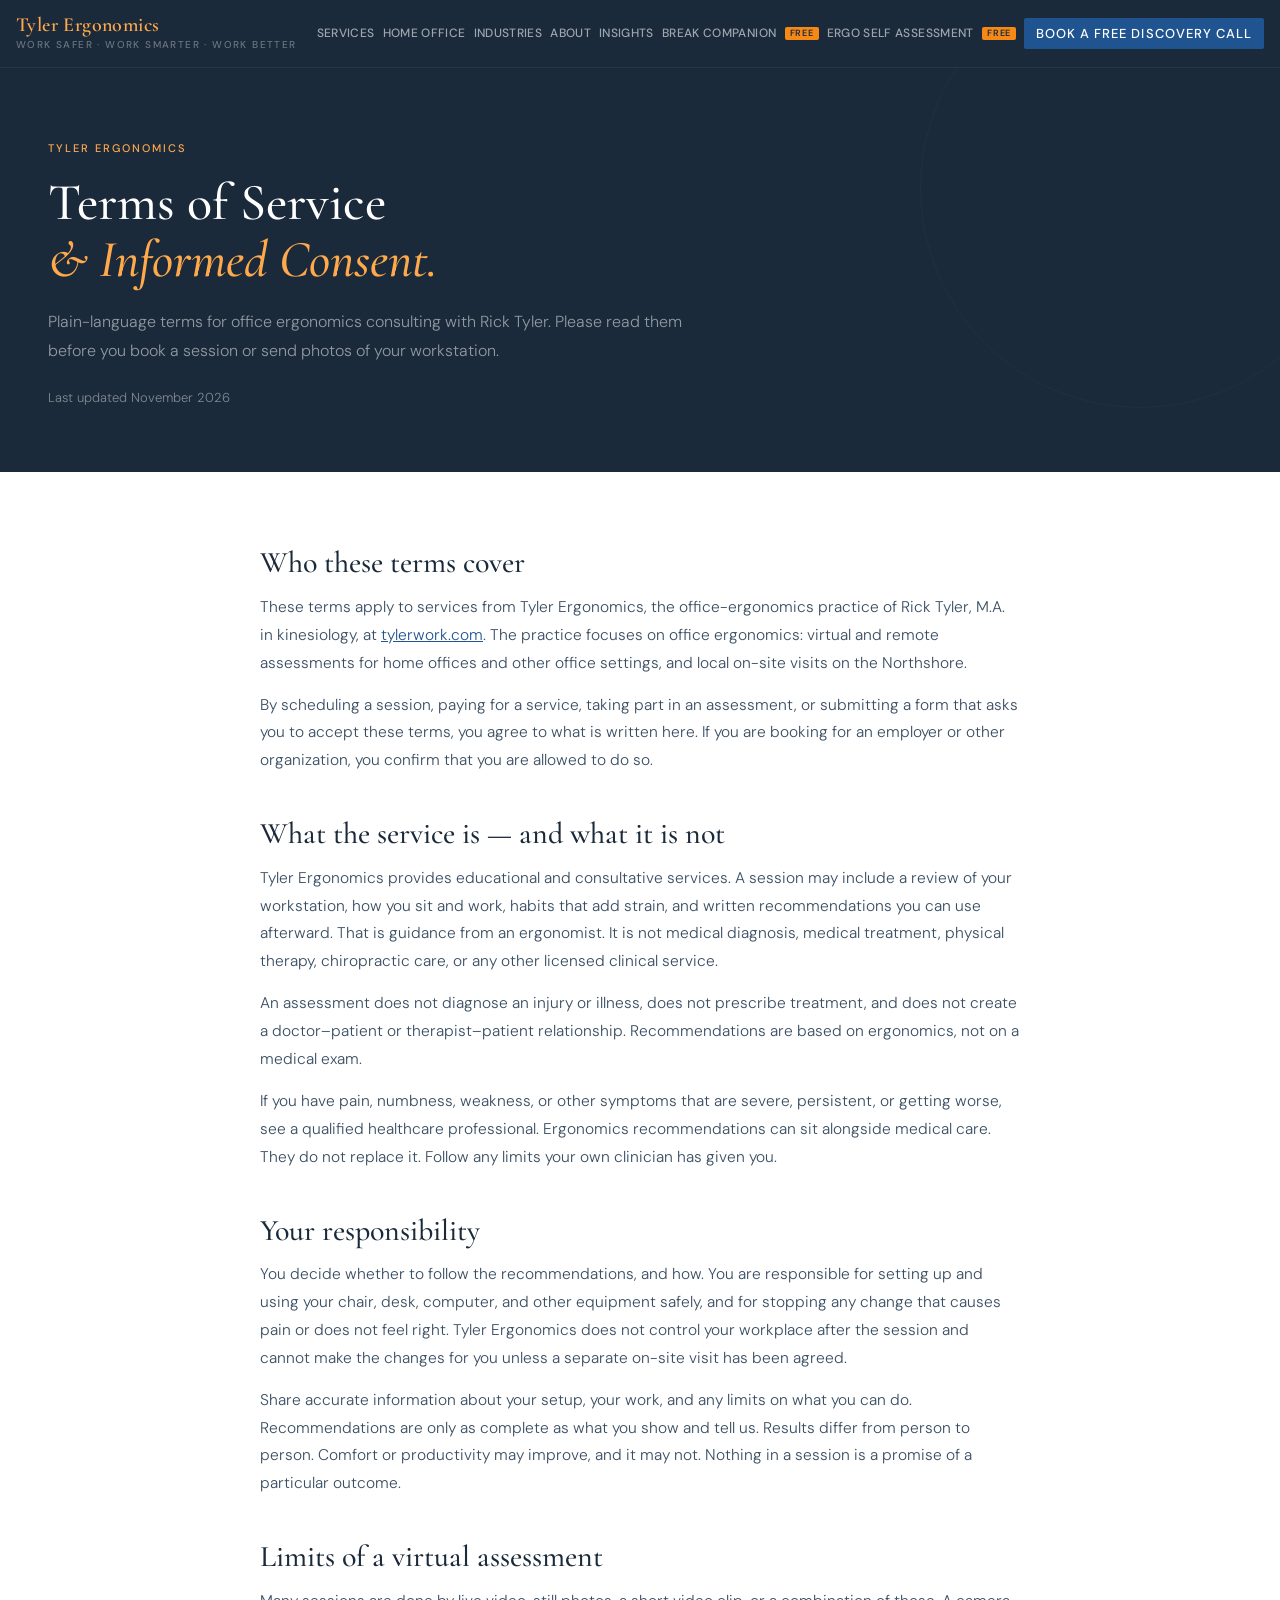
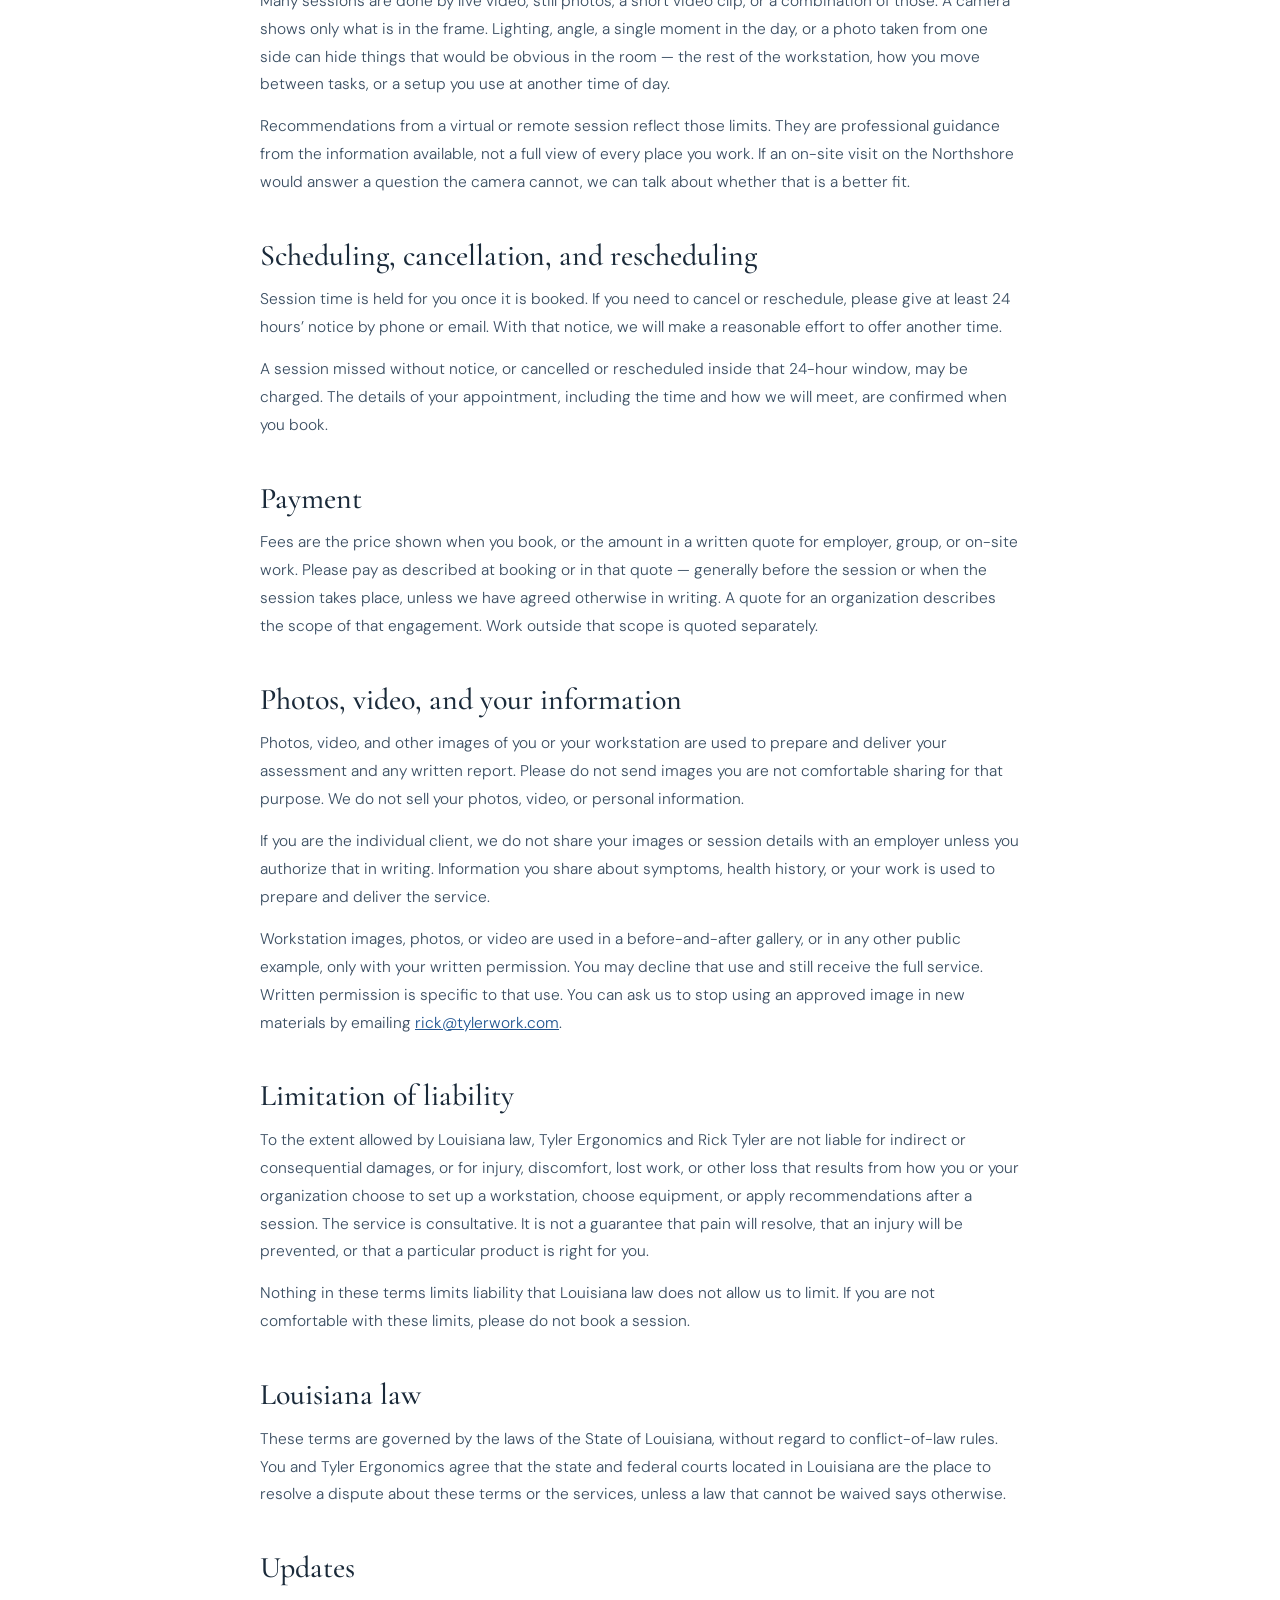
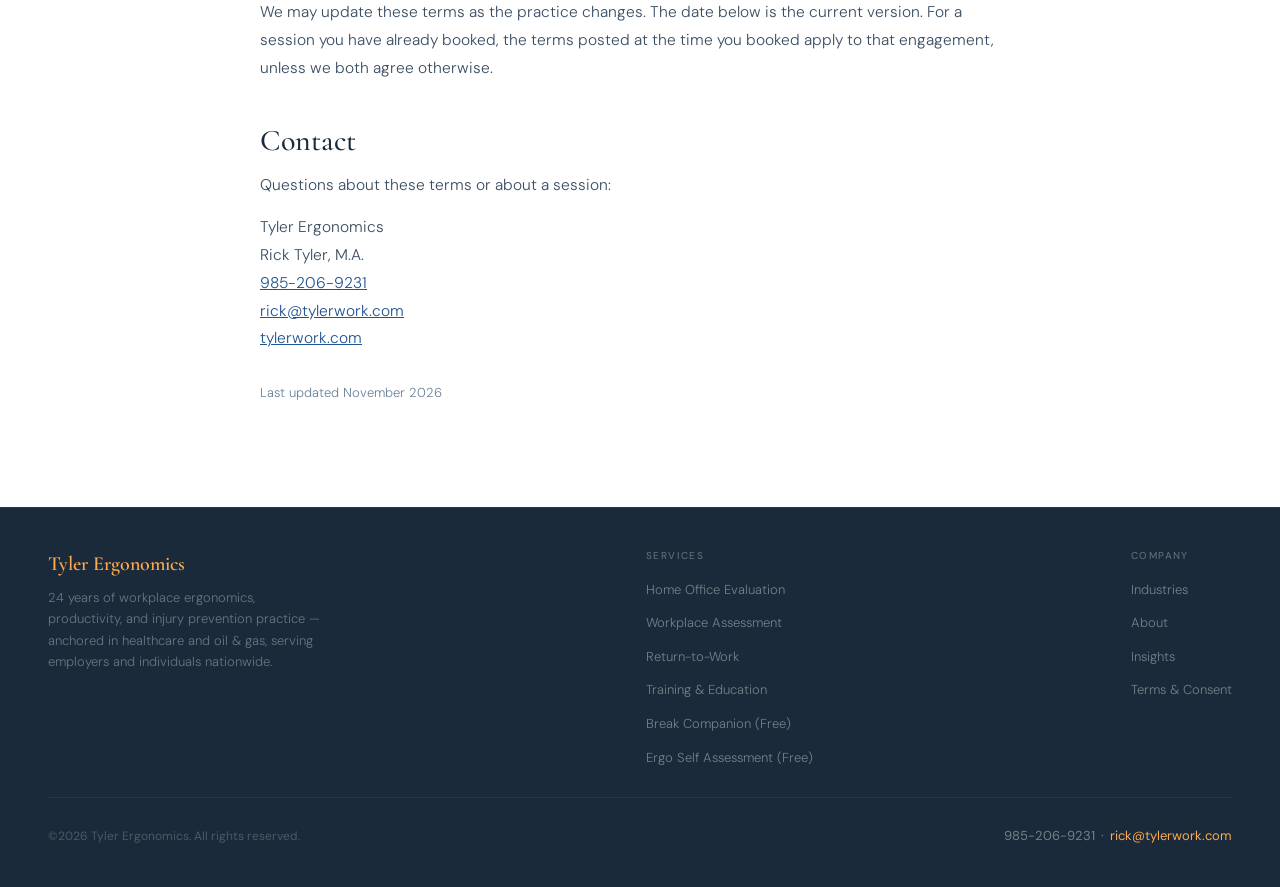
<file: terms-and-consent/index.html>
<!DOCTYPE html>
<html lang="en">
<head>
<meta charset="UTF-8">
<meta name="viewport" content="width=device-width, initial-scale=1.0">
<title>Terms of Service &amp; Informed Consent — Tyler Ergonomics</title>
<meta name="description" content="Terms of Service and Informed Consent for Tyler Ergonomics. Office ergonomics consulting by Rick Tyler — educational and consultative services, not medical diagnosis or treatment.">
<link rel="canonical" href="https://tylerwork.com/terms-and-consent/">
<link rel="preconnect" href="https://fonts.googleapis.com">
<link href="https://fonts.googleapis.com/css2?family=Cormorant+Garamond:ital,wght@0,400;0,500;0,600;1,400;1,500&family=DM+Sans:wght@300;400;500&display=swap" rel="stylesheet">
<style>
*,*::before,*::after{box-sizing:border-box;margin:0;padding:0}
:root{--ink:#1a2a3a;--ink-lt:#1e3040;--blue:#2e6da4;--blue-dk:#1f5490;--blue-lt:#bdd4ea;--ivory:#f4f6f9;--cream:#e8eef5;--warm:#d4dde8;--gold:#f68916;--gold-lt:#ffa84c;--mid:#3a4e62;--soft:#6a8099;--white:#ffffff;--border:rgba(46,109,164,0.15)}
body{font-family:'DM Sans',sans-serif;font-weight:400;color:var(--ink);background:var(--ivory);line-height:1.6;font-size:16px}
nav{background:var(--ink);padding:0 48px;display:flex;align-items:center;justify-content:space-between;height:68px;border-bottom:1px solid rgba(255,255,255,0.06);position:sticky;top:0;z-index:100}
.nav-logo{display:flex;flex-direction:column;text-decoration:none;gap:2px}
.nav-logo-main{font-family:'Cormorant Garamond',serif;font-size:20px;font-weight:600;color:var(--gold-lt);letter-spacing:0.02em;line-height:1}
.nav-logo-sub{font-size:10px;font-weight:500;letter-spacing:0.14em;text-transform:uppercase;color:rgba(255,255,255,0.35)}
.nav-links{display:flex;gap:28px;align-items:center;list-style:none}
.nav-links a{color:rgba(255,255,255,0.58);text-decoration:none;font-size:13px;letter-spacing:0.08em;text-transform:uppercase;font-weight:500;transition:color 0.2s}
.nav-links a:hover,.nav-links a.active{color:var(--gold-lt)}
.nav-cta{background:var(--blue-dk)!important;color:var(--white)!important;padding:8px 20px;border-radius:2px;opacity:1!important}
.nav-cta:hover{background:var(--gold)!important}
.nav-free-badge{display:inline-block;background:var(--gold);color:var(--ink);font-size:9px;font-weight:600;padding:2px 5px;margin-left:5px;letter-spacing:0.08em;text-transform:uppercase;border-radius:2px;vertical-align:middle;line-height:1}
.eyebrow{font-size:11px;font-weight:500;letter-spacing:0.18em;text-transform:uppercase;color:var(--gold-lt);margin-bottom:16px}
.page-header{background:var(--ink);padding:72px 48px 64px;position:relative;overflow:hidden}
.page-header::before{content:'';position:absolute;top:-100px;right:-80px;width:440px;height:440px;border-radius:50%;border:1px solid rgba(46,109,164,0.1)}
.page-header h1{font-family:'Cormorant Garamond',serif;font-size:52px;font-weight:500;color:var(--white);line-height:1.1;max-width:740px;margin-bottom:20px;position:relative}
.page-header h1 em{font-style:italic;color:var(--gold-lt)}
.page-header-sub{font-size:16px;color:rgba(255,255,255,0.52);max-width:640px;line-height:1.8;font-weight:300;position:relative}
.page-header .legal-updated{position:relative;font-size:13px;color:rgba(255,255,255,0.45);margin-top:22px;font-weight:300}
.legal-section{background:var(--white);padding:72px 48px 88px}
.legal-inner{max-width:760px;margin:0 auto}
.legal-inner h2{font-family:'Cormorant Garamond',serif;font-size:30px;font-weight:500;color:var(--ink);line-height:1.25;margin:40px 0 12px}
.legal-inner h2:first-child{margin-top:0}
.legal-inner p,.legal-inner li{font-size:15.5px;color:var(--mid);line-height:1.8;font-weight:300}
.legal-inner p{margin-bottom:14px}
.legal-inner ul{margin:0 0 16px 1.15em}
.legal-inner li{margin-bottom:8px}
.legal-inner a{color:var(--blue-dk)}
.legal-inner a:hover{color:var(--gold)}
footer{background:var(--ink);padding:40px 48px;border-top:1px solid rgba(255,255,255,0.06)}
.footer-top{display:flex;justify-content:space-between;align-items:flex-start;gap:32px;margin-bottom:28px;padding-bottom:28px;border-bottom:1px solid rgba(255,255,255,0.06)}
.footer-brand .footer-logo-main{font-family:'Cormorant Garamond',serif;font-size:20px;font-weight:600;color:var(--gold-lt);margin-bottom:6px}
.footer-brand p{font-size:13px;color:rgba(255,255,255,0.35);font-weight:300;max-width:280px;line-height:1.65}
.footer-nav-group h5{font-size:10px;font-weight:500;letter-spacing:0.14em;text-transform:uppercase;color:rgba(255,255,255,0.3);margin-bottom:12px}
.footer-nav-group ul{list-style:none;display:flex;flex-direction:column;gap:8px}
.footer-nav-group a{font-size:13px;color:rgba(255,255,255,0.4);text-decoration:none;font-weight:300}
.footer-nav-group a:hover{color:var(--gold-lt)}
.footer-bottom{display:flex;justify-content:space-between;align-items:center;gap:16px}
.footer-copy{font-size:12px;color:rgba(255,255,255,0.22)}
.footer-contact{font-size:13px;color:rgba(255,255,255,0.4)}
.footer-contact a{color:inherit;text-decoration:none}
.footer-contact strong{color:var(--gold-lt);font-weight:400}
html,body{overflow-x:hidden;max-width:100vw}
@media (max-width:968px){
  nav{padding:16px 20px}
  .page-header{padding:48px 20px}
  .page-header h1{font-size:38px}
  .legal-section{padding:48px 20px 64px}
  footer{padding:48px 20px 24px}
  .footer-top{flex-wrap:wrap;gap:28px}
  .footer-bottom{flex-direction:column;gap:12px;text-align:center}
}
@media (max-width:640px){
  .page-header{padding:40px 16px 32px}
  .page-header h1{font-size:32px}
  .legal-section{padding:36px 16px 56px}
  footer{padding:36px 16px 20px}
}
</style>
<link rel="icon" href="/favicon.ico" sizes="any">
<link rel="icon" type="image/png" sizes="32x32" href="/favicon-32.png">
<link rel="apple-touch-icon" href="/apple-touch-icon.png">
<link rel="stylesheet" href="/site.css">
<script src="/booking-config.js?v=20261102b"></script>
<script src="/site.js?v=20261102b" defer></script>
</head>
<body>
<!-- DRAFT: Terms of Service & Informed Consent for Tyler Ergonomics (tylerwork.com). Pending legal review. This page is a plain-language draft and has not been approved by an attorney. Last updated November 2026. -->

<nav>
  <a href="/index.html" class="nav-logo">
    <span class="nav-logo-main">Tyler Ergonomics</span>
    <span class="nav-logo-sub">Work safer · Work smarter · Work better</span>
  </a>
  <ul class="nav-links">
    <li><a href="/te-02-services.html">Services</a></li>
    <li><a href="/te-03-home-office.html">Home Office</a></li>
    <li><a href="/te-04-industries.html">Industries</a></li>
    <li><a href="/te-05-about.html">About</a></li>
    <li><a href="/te-06-insights.html">Insights</a></li>
    <li><a href="/te-07-break-companion.html">Break Companion <span class="nav-free-badge">Free</span></a></li>
    <li><a href="/ergo-self-assessment.html">Ergo Self Assessment <span class="nav-free-badge">Free</span></a></li>
    <li><a href="https://calendly.com/rick-tylerwork/free-ergonomic-discovery-call" class="nav-cta" data-booking target="_blank" rel="noopener">Book a free discovery call</a></li>
  </ul>
  <button id="rt-mobile-toggle" onclick="document.getElementById('rt-mobile-menu').style.display='block';document.getElementById('rt-mobile-backdrop').style.display='block';" style="display:none;background:transparent;border:none;color:white;cursor:pointer;padding:8px 12px;" aria-label="Open menu">
    <svg viewBox="0 0 24 24" width="26" height="26" fill="none" stroke="currentColor" stroke-width="2" stroke-linecap="round"><line x1="3" y1="6" x2="21" y2="6"></line><line x1="3" y1="12" x2="21" y2="12"></line><line x1="3" y1="18" x2="21" y2="18"></line></svg>
  </button>
</nav>
<div id="rt-mobile-menu" style="display:none;position:fixed;top:0;right:0;bottom:0;width:84%;max-width:320px;background:#1a2a3a;z-index:99999;padding:60px 28px 32px;overflow-y:auto;box-shadow:-8px 0 30px rgba(0,0,0,0.3);box-sizing:border-box;">
  <button onclick="document.getElementById('rt-mobile-menu').style.display='none';document.getElementById('rt-mobile-backdrop').style.display='none';" style="position:absolute;top:14px;right:16px;background:transparent;border:none;color:white;font-size:32px;cursor:pointer;padding:6px 12px;line-height:1;font-family:inherit;" aria-label="Close menu">&times;</button>
  <button onclick="location.href='/index.html'" style="display:block;width:100%;text-align:left;background:transparent;border:none;border-bottom:1px solid rgba(255,255,255,0.08);color:rgba(255,255,255,0.85);font-size:16px;padding:16px 0;cursor:pointer;font-family:inherit;">Home</button>
  <button onclick="location.href='/te-02-services.html'" style="display:block;width:100%;text-align:left;background:transparent;border:none;border-bottom:1px solid rgba(255,255,255,0.08);color:rgba(255,255,255,0.85);font-size:16px;padding:16px 0;cursor:pointer;font-family:inherit;">Services</button>
  <button onclick="location.href='/te-03-home-office.html'" style="display:block;width:100%;text-align:left;background:transparent;border:none;border-bottom:1px solid rgba(255,255,255,0.08);color:rgba(255,255,255,0.85);font-size:16px;padding:16px 0;cursor:pointer;font-family:inherit;">Home Office</button>
  <button onclick="location.href='/te-04-industries.html'" style="display:block;width:100%;text-align:left;background:transparent;border:none;border-bottom:1px solid rgba(255,255,255,0.08);color:rgba(255,255,255,0.85);font-size:16px;padding:16px 0;cursor:pointer;font-family:inherit;">Industries</button>
  <button onclick="location.href='/te-05-about.html'" style="display:block;width:100%;text-align:left;background:transparent;border:none;border-bottom:1px solid rgba(255,255,255,0.08);color:rgba(255,255,255,0.85);font-size:16px;padding:16px 0;cursor:pointer;font-family:inherit;">About</button>
  <button onclick="location.href='/te-06-insights.html'" style="display:block;width:100%;text-align:left;background:transparent;border:none;border-bottom:1px solid rgba(255,255,255,0.08);color:rgba(255,255,255,0.85);font-size:16px;padding:16px 0;cursor:pointer;font-family:inherit;">Insights</button>
  <button onclick="location.href='/te-07-break-companion.html'" style="display:block;width:100%;text-align:left;background:transparent;border:none;border-bottom:1px solid rgba(255,255,255,0.08);color:rgba(255,255,255,0.85);font-size:16px;padding:16px 0;cursor:pointer;font-family:inherit;">Break Companion <span style="background:#f68916;color:#1a2a3a;font-size:10px;padding:2px 6px;border-radius:2px;font-weight:600;margin-left:6px;">FREE</span></button>
  <button onclick="location.href='/ergo-self-assessment.html'" style="display:block;width:100%;text-align:left;background:transparent;border:none;border-bottom:1px solid rgba(255,255,255,0.08);color:rgba(255,255,255,0.85);font-size:16px;padding:16px 0;cursor:pointer;font-family:inherit;">Ergo Self Assessment <span style="background:#f68916;color:#1a2a3a;font-size:10px;padding:2px 6px;border-radius:2px;font-weight:600;margin-left:6px;">FREE</span></button>
  <button data-booking onclick="window.open('https://calendly.com/rick-tylerwork/free-ergonomic-discovery-call','_blank','noopener');return false;" style="display:block;width:100%;text-align:center;background:#f68916;border:none;color:#1a2a3a;font-size:14px;padding:14px 20px;cursor:pointer;font-family:inherit;margin-top:20px;font-weight:500;border-radius:2px;">Book a free discovery call</button>
</div>
<div id="rt-mobile-backdrop" onclick="document.getElementById('rt-mobile-menu').style.display='none';document.getElementById('rt-mobile-backdrop').style.display='none';" style="display:none;position:fixed;inset:0;background:rgba(0,0,0,0.5);z-index:99998;"></div>

<div class="page-header">
  <p class="eyebrow">Tyler Ergonomics</p>
  <h1>Terms of Service<br><em>&amp; Informed Consent.</em></h1>
  <p class="page-header-sub">Plain-language terms for office ergonomics consulting with Rick Tyler. Please read them before you book a session or send photos of your workstation.</p>
  <p class="legal-updated">Last updated November 2026</p>
</div>

<section class="legal-section">
  <div class="legal-inner">
    <h2>Who these terms cover</h2>
    <p>These terms apply to services from Tyler Ergonomics, the office-ergonomics practice of Rick Tyler, M.A. in kinesiology, at <a href="https://tylerwork.com">tylerwork.com</a>. The practice focuses on office ergonomics: virtual and remote assessments for home offices and other office settings, and local on-site visits on the Northshore.</p>
    <p>By scheduling a session, paying for a service, taking part in an assessment, or submitting a form that asks you to accept these terms, you agree to what is written here. If you are booking for an employer or other organization, you confirm that you are allowed to do so.</p>

    <h2>What the service is &mdash; and what it is not</h2>
    <p>Tyler Ergonomics provides educational and consultative services. A session may include a review of your workstation, how you sit and work, habits that add strain, and written recommendations you can use afterward. That is guidance from an ergonomist. It is not medical diagnosis, medical treatment, physical therapy, chiropractic care, or any other licensed clinical service.</p>
    <p>An assessment does not diagnose an injury or illness, does not prescribe treatment, and does not create a doctor&ndash;patient or therapist&ndash;patient relationship. Recommendations are based on ergonomics, not on a medical exam.</p>
    <p>If you have pain, numbness, weakness, or other symptoms that are severe, persistent, or getting worse, see a qualified healthcare professional. Ergonomics recommendations can sit alongside medical care. They do not replace it. Follow any limits your own clinician has given you.</p>

    <h2>Your responsibility</h2>
    <p>You decide whether to follow the recommendations, and how. You are responsible for setting up and using your chair, desk, computer, and other equipment safely, and for stopping any change that causes pain or does not feel right. Tyler Ergonomics does not control your workplace after the session and cannot make the changes for you unless a separate on-site visit has been agreed.</p>
    <p>Share accurate information about your setup, your work, and any limits on what you can do. Recommendations are only as complete as what you show and tell us. Results differ from person to person. Comfort or productivity may improve, and it may not. Nothing in a session is a promise of a particular outcome.</p>

    <h2>Limits of a virtual assessment</h2>
    <p>Many sessions are done by live video, still photos, a short video clip, or a combination of those. A camera shows only what is in the frame. Lighting, angle, a single moment in the day, or a photo taken from one side can hide things that would be obvious in the room &mdash; the rest of the workstation, how you move between tasks, or a setup you use at another time of day.</p>
    <p>Recommendations from a virtual or remote session reflect those limits. They are professional guidance from the information available, not a full view of every place you work. If an on-site visit on the Northshore would answer a question the camera cannot, we can talk about whether that is a better fit.</p>

    <h2>Scheduling, cancellation, and rescheduling</h2>
    <p>Session time is held for you once it is booked. If you need to cancel or reschedule, please give at least 24 hours&rsquo; notice by phone or email. With that notice, we will make a reasonable effort to offer another time.</p>
    <p>A session missed without notice, or cancelled or rescheduled inside that 24-hour window, may be charged. The details of your appointment, including the time and how we will meet, are confirmed when you book.</p>

    <h2>Payment</h2>
    <p>Fees are the price shown when you book, or the amount in a written quote for employer, group, or on-site work. Please pay as described at booking or in that quote &mdash; generally before the session or when the session takes place, unless we have agreed otherwise in writing. A quote for an organization describes the scope of that engagement. Work outside that scope is quoted separately.</p>

    <h2>Photos, video, and your information</h2>
    <p>Photos, video, and other images of you or your workstation are used to prepare and deliver your assessment and any written report. Please do not send images you are not comfortable sharing for that purpose. We do not sell your photos, video, or personal information.</p>
    <p>If you are the individual client, we do not share your images or session details with an employer unless you authorize that in writing. Information you share about symptoms, health history, or your work is used to prepare and deliver the service.</p>
    <p>Workstation images, photos, or video are used in a before-and-after gallery, or in any other public example, only with your written permission. You may decline that use and still receive the full service. Written permission is specific to that use. You can ask us to stop using an approved image in new materials by emailing <a href="mailto:rick@tylerwork.com">rick@tylerwork.com</a>.</p>

    <h2>Limitation of liability</h2>
    <p>To the extent allowed by Louisiana law, Tyler Ergonomics and Rick Tyler are not liable for indirect or consequential damages, or for injury, discomfort, lost work, or other loss that results from how you or your organization choose to set up a workstation, choose equipment, or apply recommendations after a session. The service is consultative. It is not a guarantee that pain will resolve, that an injury will be prevented, or that a particular product is right for you.</p>
    <p>Nothing in these terms limits liability that Louisiana law does not allow us to limit. If you are not comfortable with these limits, please do not book a session.</p>

    <h2>Louisiana law</h2>
    <p>These terms are governed by the laws of the State of Louisiana, without regard to conflict-of-law rules. You and Tyler Ergonomics agree that the state and federal courts located in Louisiana are the place to resolve a dispute about these terms or the services, unless a law that cannot be waived says otherwise.</p>

    <h2>Updates</h2>
    <p>We may update these terms as the practice changes. The date below is the current version. For a session you have already booked, the terms posted at the time you booked apply to that engagement, unless we both agree otherwise.</p>

    <h2>Contact</h2>
    <p>Questions about these terms or about a session:</p>
    <p>Tyler Ergonomics<br>Rick Tyler, M.A.<br><a href="tel:985-206-9231">985-206-9231</a><br><a href="mailto:rick@tylerwork.com">rick@tylerwork.com</a><br><a href="https://tylerwork.com">tylerwork.com</a></p>
    <p class="legal-updated" style="color:var(--soft);font-size:13px;margin-top:28px;">Last updated November 2026</p>
  </div>
</section>

<footer>
  <div class="footer-top">
    <div class="footer-brand">
      <p class="footer-logo-main">Tyler Ergonomics</p>
      <p>24 years of workplace ergonomics, productivity, and injury prevention practice &mdash; anchored in healthcare and oil &amp; gas, serving employers and individuals nationwide.</p>
    </div>
    <div class="footer-nav-group">
      <h5>Services</h5>
      <ul>
        <li><a href="/te-03-home-office.html">Home Office Evaluation</a></li>
        <li><a href="/te-02-services.html">Workplace Assessment</a></li>
        <li><a href="/te-02-services.html">Return-to-Work</a></li>
        <li><a href="/te-02-services.html">Training &amp; Education</a></li>
        <li><a href="/te-07-break-companion.html">Break Companion (Free)</a></li>
        <li><a href="/ergo-self-assessment.html">Ergo Self Assessment (Free)</a></li>
      </ul>
    </div>
    <div class="footer-nav-group">
      <h5>Company</h5>
      <ul>
        <li><a href="/te-04-industries.html">Industries</a></li>
        <li><a href="/te-05-about.html">About</a></li>
        <li><a href="/te-06-insights.html">Insights</a></li>
        <li><a href="/terms-and-consent/">Terms &amp; Consent</a></li>
      </ul>
    </div>
  </div>
  <div class="footer-bottom">
    <span class="footer-copy">&copy;2026 Tyler Ergonomics. All rights reserved.</span>
    <span class="footer-contact"><a href="tel:985-206-9231">985-206-9231</a> &nbsp;&middot;&nbsp; <strong><a href="mailto:rick@tylerwork.com">rick@tylerwork.com</a></strong></span>
  </div>
</footer>
</body>
</html>
</file>
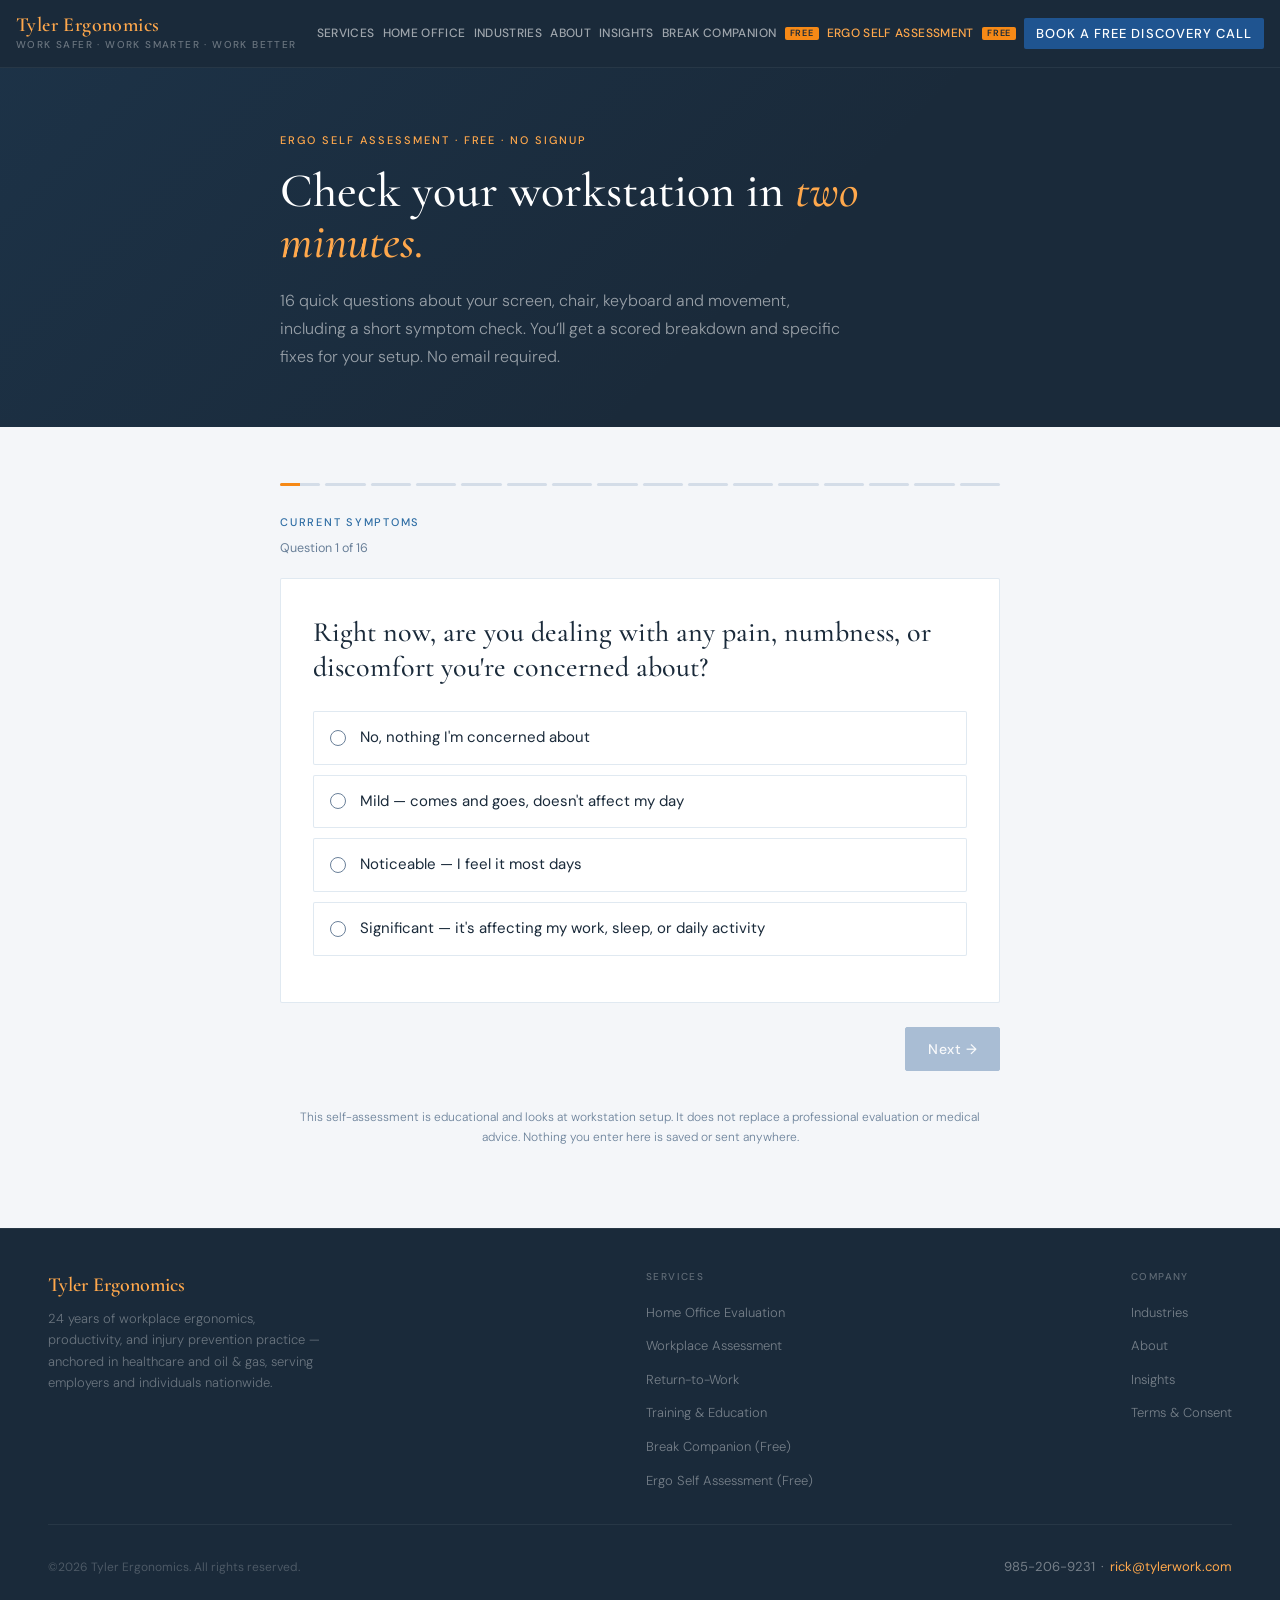
<file: ergo-self-assessment.html>
<!DOCTYPE html>
<html lang="en">
<head>
<meta charset="UTF-8">
<meta name="viewport" content="width=device-width, initial-scale=1.0">
<title>Ergo Self Assessment | Tyler Ergonomics</title>
<meta name="description" content="A free two-minute workstation self-assessment from Tyler Ergonomics. Answer 16 quick questions about your screen, chair, keyboard and movement and get a scored breakdown with specific fixes. No signup, no email.">
<link rel="preconnect" href="https://fonts.googleapis.com">
<link href="https://fonts.googleapis.com/css2?family=Cormorant+Garamond:ital,wght@0,400;0,500;0,600;1,400;1,500&family=DM+Sans:wght@300;400;500&display=swap" rel="stylesheet">
<style>
*,*::before,*::after{box-sizing:border-box;margin:0;padding:0}
:root{
  --ink:#1a2a3a;--ink-lt:#1e3040;--blue:#2e6da4;--blue-dk:#1f5490;
  --blue-lt:#bdd4ea;--ivory:#f4f6f9;--cream:#e8eef5;--warm:#d4dde8;
  --gold:#f68916;--gold-lt:#ffa84c;--mid:#3a4e62;--soft:#6a8099;
  --white:#ffffff;--border:rgba(46,109,164,0.15);
  --ok:#2f8f6b;--warn:#c98200;--risk:#c4492b
}
body{font-family:'DM Sans',sans-serif;font-weight:400;color:var(--ink);background:var(--ivory);line-height:1.6;font-size:16px;-webkit-font-smoothing:antialiased}

/* NAV (matches site) */
nav{background:var(--ink);padding:0 48px;display:flex;align-items:center;justify-content:space-between;height:68px;border-bottom:1px solid rgba(255,255,255,0.06);position:sticky;top:0;z-index:100}
.nav-logo{display:flex;flex-direction:column;text-decoration:none;gap:2px}
.nav-logo-main{font-family:'Cormorant Garamond',serif;font-size:20px;font-weight:600;color:var(--gold-lt);letter-spacing:0.02em;line-height:1}
.nav-logo-sub{font-size:10px;font-weight:500;letter-spacing:0.14em;text-transform:uppercase;color:rgba(255,255,255,0.35)}
.nav-links{display:flex;gap:28px;align-items:center;list-style:none}
.nav-links a{color:rgba(255,255,255,0.58);text-decoration:none;font-size:13px;letter-spacing:0.08em;text-transform:uppercase;font-weight:500;transition:color 0.2s}
.nav-links a:hover,.nav-links a.active{color:var(--gold-lt)}
.nav-cta{background:var(--blue-dk)!important;color:var(--white)!important;padding:8px 20px;border-radius:2px;opacity:1!important}
.nav-cta:hover{background:var(--gold)!important}
.nav-free-badge{display:inline-block;background:var(--gold);color:var(--ink);font-size:9px;font-weight:600;padding:2px 5px;margin-left:5px;letter-spacing:0.08em;text-transform:uppercase;border-radius:2px;vertical-align:middle;line-height:1}

/* TOOL HEADER */
.tool-hero{background:var(--ink);padding:64px 48px 56px;position:relative;overflow:hidden}
.tool-hero::before{content:'';position:absolute;inset:0;background:linear-gradient(135deg,rgba(46,109,164,0.12) 0%,transparent 60%)}
.tool-hero-inner{position:relative;z-index:1;max-width:720px;margin:0 auto}
.eyebrow{font-size:11px;font-weight:500;letter-spacing:0.18em;text-transform:uppercase;color:var(--gold-lt);margin-bottom:16px}
.tool-hero h1{font-family:'Cormorant Garamond',serif;font-size:48px;font-weight:500;color:var(--white);line-height:1.08;margin-bottom:18px}
.tool-hero h1 em{font-style:italic;color:var(--gold-lt)}
.tool-sub{font-size:16px;color:rgba(255,255,255,0.55);max-width:560px;line-height:1.75;font-weight:300}

/* TOOL BODY */
.tool-main{background:var(--ivory);padding:56px 48px 80px;scroll-margin-top:68px}
.tool-wrap{max-width:720px;margin:0 auto}
.hidden{display:none!important}

.progress-rail{display:flex;gap:5px;margin-bottom:28px}
.progress-rail .seg{flex:1;height:3px;background:var(--warm);border-radius:2px;overflow:hidden}
.progress-rail .seg > i{display:block;height:100%;width:0%;background:var(--gold);transition:width .4s ease}
.cat-label{font-size:11px;font-weight:500;letter-spacing:0.16em;text-transform:uppercase;color:var(--blue);margin-bottom:6px}
.q-count{font-size:12.5px;color:var(--soft);margin-bottom:20px}

.card{background:var(--white);border:1px solid var(--border);border-radius:2px;padding:36px 32px;min-height:340px}
.q-title{font-family:'Cormorant Garamond',serif;font-weight:500;font-size:28px;line-height:1.25;margin:0 0 26px;color:var(--ink)}
.opt{display:flex;align-items:center;gap:14px;padding:15px 16px;border:1px solid var(--border);border-radius:2px;margin-bottom:10px;cursor:pointer;transition:border-color .15s ease,background .15s ease;background:var(--white)}
.opt:hover{border-color:var(--gold);background:rgba(246,137,22,0.05)}
.opt .dot{width:16px;height:16px;border-radius:50%;border:1.5px solid var(--soft);flex:0 0 auto;position:relative}
.opt.selected{border-color:var(--gold);background:rgba(246,137,22,0.09)}
.opt.selected .dot{border-color:var(--gold)}
.opt.selected .dot::after{content:"";position:absolute;inset:3px;background:var(--gold);border-radius:50%}
.opt span.txt{font-size:15px;color:var(--ink);line-height:1.45;font-weight:400}

.nav-row{display:flex;justify-content:space-between;align-items:center;margin-top:24px}
.tbtn{background:var(--white);border:1px solid var(--border);color:var(--mid);padding:12px 22px;border-radius:2px;font-family:'DM Sans',sans-serif;font-size:14px;font-weight:500;letter-spacing:0.03em;cursor:pointer;transition:all .2s}
.tbtn:hover{border-color:var(--blue);color:var(--blue-dk)}
.tbtn.primary{background:var(--blue-dk);border-color:var(--blue-dk);color:var(--white)}
.tbtn.primary:hover{background:var(--gold);border-color:var(--gold)}
.tbtn.primary:disabled{opacity:.35;cursor:not-allowed}
.tbtn.primary:disabled:hover{background:var(--blue-dk);border-color:var(--blue-dk)}

/* RESULTS */
.results-head{margin-bottom:28px}
.risk-badge{display:inline-block;padding:6px 14px;border-radius:20px;font-size:11.5px;letter-spacing:.1em;text-transform:uppercase;font-weight:500;margin-bottom:14px}
.score-row{display:flex;align-items:baseline;gap:14px;margin-bottom:6px}
.score-big{font-family:'Cormorant Garamond',serif;font-size:68px;font-weight:500;line-height:1;color:var(--ink)}
.score-label{font-size:12px;letter-spacing:.08em;text-transform:uppercase;color:var(--soft);margin-top:6px}
.score-big small{font-size:22px;color:var(--soft);font-weight:400}
.sub{color:var(--mid);font-size:15.5px;line-height:1.75;font-weight:300}

.discomfort-note{border:1px solid rgba(196,73,43,0.35);background:rgba(196,73,43,0.06);border-radius:2px;padding:18px 20px;margin-bottom:28px;font-size:14px;line-height:1.65;color:#6e3426;font-weight:300}
.discomfort-note b{color:var(--ink);display:block;margin-bottom:4px;font-size:13px;font-weight:500;letter-spacing:.02em}
.discomfort-note.strong{border:2px solid var(--risk);background:rgba(196,73,43,0.09)}
.inline-note{margin-top:16px;border:1px solid rgba(196,73,43,0.35);background:rgba(196,73,43,0.06);border-radius:2px;padding:16px 18px;font-size:14px;line-height:1.65;color:#6e3426;font-weight:300}
.inline-note b{color:var(--ink);display:block;margin-bottom:4px;font-size:13px;font-weight:500;letter-spacing:.02em}

.priority-card{border:2px solid var(--gold);background:var(--white);border-radius:2px;padding:24px 26px;margin-bottom:28px}
.priority-card .eyebrow{color:var(--gold);margin-bottom:8px}
.priority-card h3{font-family:'Cormorant Garamond',serif;font-size:26px;font-weight:500;margin:0 0 12px;color:var(--ink)}
.priority-card ul{margin:0;padding-left:18px}
.priority-card li{font-size:14.5px;line-height:1.65;color:var(--mid);margin-bottom:6px;font-weight:300}

.cat-breakdown{display:flex;flex-direction:column;gap:16px;margin:0 0 30px;background:var(--white);border:1px solid var(--border);border-radius:2px;padding:26px}
.cat-row .top{display:flex;justify-content:space-between;font-size:13.5px;margin-bottom:7px}
.cat-row .top span:first-child{color:var(--ink);font-weight:500}
.cat-row .top span:last-child{color:var(--soft);font-weight:300}
.bar{height:6px;background:var(--cream);border-radius:4px;overflow:hidden}
.bar i{display:block;height:100%;border-radius:4px}

.reco{border-left:3px solid var(--gold);padding:4px 0 4px 16px;margin-bottom:18px;font-size:14.5px;color:var(--mid);line-height:1.7;font-weight:300}
.reco b{color:var(--ink);font-weight:500}
.reco-link{display:inline-block;margin-top:6px;font-size:13px;font-weight:500;color:var(--blue-dk);text-decoration:none;border-bottom:1px solid rgba(31,84,144,0.35)}
.reco-link:hover{color:var(--gold);border-bottom-color:var(--gold)}

.cta-block{margin-top:36px;padding:32px;background:var(--ink);border-radius:2px;display:flex;justify-content:space-between;align-items:center;gap:24px;flex-wrap:wrap}
.cta-block h3{font-family:'Cormorant Garamond',serif;font-size:24px;font-weight:500;color:var(--white);margin:0 0 8px;line-height:1.2}
.cta-block p{margin:0;color:rgba(255,255,255,0.55);font-size:14px;max-width:44ch;line-height:1.7;font-weight:300}
.cta-btn{background:var(--gold);color:var(--white);padding:14px 26px;border:none;border-radius:2px;font-weight:500;font-size:14px;letter-spacing:0.03em;cursor:pointer;white-space:nowrap;text-decoration:none;display:inline-block;font-family:'DM Sans',sans-serif;transition:background .2s}
.cta-btn:hover{background:var(--gold-lt)}
.employer-line{text-align:center;margin:20px 0 0;font-size:14px;color:var(--soft);font-weight:300}
.employer-line a{color:var(--blue-dk);text-decoration:none;font-weight:500;border-bottom:1px solid rgba(31,84,144,0.35)}
.employer-line a:hover{color:var(--gold);border-bottom-color:var(--gold)}
.restart{margin-top:22px;text-align:center}
.restart a{color:var(--soft);font-size:13px;cursor:pointer;text-decoration:underline}
.tool-disclaimer{max-width:720px;margin:36px auto 0;text-align:center;font-size:12px;color:var(--soft);line-height:1.7;font-weight:300}

/* FOOTER (matches site) */
footer{background:var(--ink);padding:40px 48px;border-top:1px solid rgba(255,255,255,0.06)}
.footer-top{display:flex;justify-content:space-between;align-items:flex-start;gap:32px;flex-wrap:wrap;margin-bottom:32px;padding-bottom:32px;border-bottom:1px solid rgba(255,255,255,0.06)}
.footer-brand .footer-logo-main{font-family:'Cormorant Garamond',serif;font-size:20px;font-weight:600;color:var(--gold-lt);margin-bottom:6px}
.footer-brand p{font-size:13px;color:rgba(255,255,255,0.35);font-weight:300;max-width:280px;line-height:1.65}
.footer-nav-group h5{font-size:10px;font-weight:500;letter-spacing:0.14em;text-transform:uppercase;color:rgba(255,255,255,0.3);margin-bottom:14px}
.footer-nav-group ul{list-style:none;display:flex;flex-direction:column;gap:8px}
.footer-nav-group a{font-size:13px;color:rgba(255,255,255,0.4);text-decoration:none;font-weight:300}
.footer-nav-group a:hover{color:var(--gold-lt)}
.footer-bottom{display:flex;justify-content:space-between;align-items:center;gap:12px;flex-wrap:wrap}
.footer-copy{font-size:12px;color:rgba(255,255,255,0.22)}
.footer-contact{font-size:13px;color:rgba(255,255,255,0.4)}
.footer-contact strong{color:var(--gold-lt);font-weight:400}

/* RESPONSIVE */
@media (max-width:968px){
  nav{padding:16px 20px;gap:16px}
  .nav-logo-main{font-size:18px}
  .nav-logo-sub{font-size:9px}
  .nav-links{gap:14px;flex-wrap:wrap}
  .nav-links a{font-size:12.5px}
  .tool-hero{padding:48px 20px 40px}
  .tool-hero h1{font-size:38px}
  .tool-main{padding:40px 20px 64px}
  footer{padding:48px 20px 24px}
}
@media (max-width:640px){
  nav{padding:14px 16px}
  .nav-links{display:none!important}
  #rt-mobile-toggle{display:block!important}
  .nav-logo-main{font-size:17px}
  .nav-logo-sub{display:none}
  .tool-hero{padding:40px 16px 32px}
  .tool-hero h1{font-size:32px}
  .tool-sub{font-size:15px}
  .tool-main{padding:32px 16px 56px}
  .card{padding:26px 20px}
  .q-title{font-size:24px}
  .cat-breakdown{padding:20px}
  .cta-block{padding:24px 20px}
  .cta-btn{width:100%;text-align:center}
  footer{padding:36px 16px 20px}
  .footer-bottom{flex-direction:column;text-align:center;font-size:10px}
  .footer-contact{font-size:12px}
}
html,body{overflow-x:hidden;max-width:100vw}
</style>
<link rel="icon" href="favicon.ico" sizes="any">
<link rel="icon" type="image/png" sizes="32x32" href="favicon-32.png">
<link rel="apple-touch-icon" href="apple-touch-icon.png">
<link rel="stylesheet" href="site.css">
<script src="booking-config.js?v=20261102b"></script>
<script src="site.js?v=20261102b" defer></script>
</head>
<body>

<nav>
  <a href="index.html" class="nav-logo">
    <span class="nav-logo-main">Tyler Ergonomics</span>
    <span class="nav-logo-sub">Work safer · Work smarter · Work better</span>
  </a>
  <ul class="nav-links">
    <li><a href="te-02-services.html">Services</a></li>
    <li><a href="te-03-home-office.html">Home Office</a></li>
    <li><a href="te-04-industries.html">Industries</a></li>
    <li><a href="te-05-about.html">About</a></li>
    <li><a href="te-06-insights.html">Insights</a></li>
    <li><a href="te-07-break-companion.html">Break Companion <span class="nav-free-badge">Free</span></a></li>
    <li><a href="ergo-self-assessment.html" class="active">Ergo Self Assessment <span class="nav-free-badge">Free</span></a></li>
    <li><a href="https://calendly.com/rick-tylerwork/free-ergonomic-discovery-call" class="nav-cta" data-booking target="_blank" rel="noopener">Book a free discovery call</a></li>
  </ul>
  <button id="rt-mobile-toggle" onclick="document.getElementById('rt-mobile-menu').style.display='block';document.getElementById('rt-mobile-backdrop').style.display='block';" style="display:none;background:transparent;border:none;color:white;cursor:pointer;padding:8px 12px;" aria-label="Open menu">
    <svg viewBox="0 0 24 24" width="26" height="26" fill="none" stroke="currentColor" stroke-width="2" stroke-linecap="round"><line x1="3" y1="6" x2="21" y2="6"></line><line x1="3" y1="12" x2="21" y2="12"></line><line x1="3" y1="18" x2="21" y2="18"></line></svg>
  </button>
</nav>
<!-- MOBILE MENU (same system as the rest of the site) -->
<div id="rt-mobile-menu" style="display:none;position:fixed;top:0;right:0;bottom:0;width:84%;max-width:320px;background:#1a2a3a;z-index:99999;padding:60px 28px 32px;overflow-y:auto;box-shadow:-8px 0 30px rgba(0,0,0,0.3);box-sizing:border-box;">
  <button onclick="document.getElementById('rt-mobile-menu').style.display='none';document.getElementById('rt-mobile-backdrop').style.display='none';" style="position:absolute;top:14px;right:16px;background:transparent;border:none;color:white;font-size:32px;cursor:pointer;padding:6px 12px;line-height:1;font-family:inherit;" aria-label="Close menu">&times;</button>
  <button onclick="location.href='index.html'" style="display:block;width:100%;text-align:left;background:transparent;border:none;border-bottom:1px solid rgba(255,255,255,0.08);color:rgba(255,255,255,0.85);font-size:16px;padding:16px 0;cursor:pointer;font-family:inherit;">Home</button>
  <button onclick="location.href='te-02-services.html'" style="display:block;width:100%;text-align:left;background:transparent;border:none;border-bottom:1px solid rgba(255,255,255,0.08);color:rgba(255,255,255,0.85);font-size:16px;padding:16px 0;cursor:pointer;font-family:inherit;">Services</button>
  <button onclick="location.href='te-03-home-office.html'" style="display:block;width:100%;text-align:left;background:transparent;border:none;border-bottom:1px solid rgba(255,255,255,0.08);color:rgba(255,255,255,0.85);font-size:16px;padding:16px 0;cursor:pointer;font-family:inherit;">Home Office</button>
  <button onclick="location.href='te-04-industries.html'" style="display:block;width:100%;text-align:left;background:transparent;border:none;border-bottom:1px solid rgba(255,255,255,0.08);color:rgba(255,255,255,0.85);font-size:16px;padding:16px 0;cursor:pointer;font-family:inherit;">Industries</button>
  <button onclick="location.href='te-05-about.html'" style="display:block;width:100%;text-align:left;background:transparent;border:none;border-bottom:1px solid rgba(255,255,255,0.08);color:rgba(255,255,255,0.85);font-size:16px;padding:16px 0;cursor:pointer;font-family:inherit;">About</button>
  <button onclick="location.href='te-06-insights.html'" style="display:block;width:100%;text-align:left;background:transparent;border:none;border-bottom:1px solid rgba(255,255,255,0.08);color:rgba(255,255,255,0.85);font-size:16px;padding:16px 0;cursor:pointer;font-family:inherit;">Insights</button>
  <button onclick="location.href='te-07-break-companion.html'" style="display:block;width:100%;text-align:left;background:transparent;border:none;border-bottom:1px solid rgba(255,255,255,0.08);color:rgba(255,255,255,0.85);font-size:16px;padding:16px 0;cursor:pointer;font-family:inherit;">Break Companion <span style="background:#f68916;color:#1a2a3a;font-size:10px;padding:2px 6px;border-radius:2px;font-weight:600;margin-left:6px;">FREE</span></button>
  <button onclick="location.href='ergo-self-assessment.html'" style="display:block;width:100%;text-align:left;background:transparent;border:none;border-bottom:1px solid rgba(255,255,255,0.08);color:#ffa84c;font-size:16px;padding:16px 0;cursor:pointer;font-family:inherit;">Ergo Self Assessment <span style="background:#f68916;color:#1a2a3a;font-size:10px;padding:2px 6px;border-radius:2px;font-weight:600;margin-left:6px;">FREE</span></button>
  <button data-booking onclick="window.open('https://calendly.com/rick-tylerwork/free-ergonomic-discovery-call','_blank','noopener');return false;" style="display:block;width:100%;text-align:center;background:#f68916;border:none;color:#1a2a3a;font-size:14px;padding:14px 20px;cursor:pointer;font-family:inherit;margin-top:20px;font-weight:500;border-radius:2px;">Book a free discovery call</button>
</div>
<div id="rt-mobile-backdrop" onclick="document.getElementById('rt-mobile-menu').style.display='none';document.getElementById('rt-mobile-backdrop').style.display='none';" style="display:none;position:fixed;inset:0;background:rgba(0,0,0,0.5);z-index:99998;"></div>

<!-- TOOL HEADER -->
<div class="tool-hero">
  <div class="tool-hero-inner">
    <p class="eyebrow">Ergo Self Assessment &middot; Free &middot; No signup</p>
    <h1>Check your workstation in <em>two minutes.</em></h1>
    <p class="tool-sub">16 quick questions about your screen, chair, keyboard and movement, including a short symptom check. You&rsquo;ll get a scored breakdown and specific fixes for your setup. No email required.</p>
  </div>
</div>

<!-- TOOL -->
<section class="tool-main" id="toolTop">
  <div class="tool-wrap">

    <div id="quizPane">
      <div class="progress-rail" id="progressRail"></div>
      <div class="cat-label" id="catLabel"></div>
      <div class="q-count" id="qCount"></div>

      <div class="card">
        <div class="q-title" id="qTitle"></div>
        <div id="optionsWrap"></div>
      </div>

      <div class="nav-row">
        <button class="tbtn" id="backBtn">&larr; Back</button>
        <button class="tbtn primary" id="nextBtn" disabled>Next &rarr;</button>
      </div>
    </div>

    <div id="resultsPane" class="hidden">
      <div class="results-head">
        <div class="risk-badge" id="riskBadge"></div>
        <div class="score-row">
          <div class="score-big" id="scoreBig">0<small>/100</small></div>
          <div class="score-label">Workstation score &middot; higher is better</div>
        </div>
        <p class="sub" id="riskSummary" style="max-width:60ch;"></p>
      </div>

      <div id="discomfortCallout"></div>

      <div id="priorityCallout"></div>

      <div class="cat-breakdown" id="catBreakdown"></div>

      <div id="recoList"></div>

      <div class="cta-block">
        <div>
          <h3 id="ctaTitle">Want a professional read on this?</h3>
          <p id="ctaText">A remote evaluation adds a trained ergonomist's eye to what you just self-reported &mdash; camera walkthrough, written report, equipment recommendations.</p>
        </div>
        <a class="cta-btn" href="https://calendly.com/rick-tylerwork/free-ergonomic-discovery-call" target="_blank" rel="noopener" data-booking>Book a free 15-minute discovery call</a>
      </div>

      <p class="employer-line">Evaluating a workplace or a team? <a href="te-02-services.html">See employer services &rarr;</a></p>

      <div class="restart"><a id="restartLink">Retake the assessment</a></div>
    </div>

  </div>

  <p class="tool-disclaimer">This self-assessment is educational and looks at workstation setup. It does not replace a professional evaluation or medical advice. Nothing you enter here is saved or sent anywhere.</p>
</section>

<footer>
  <div class="footer-top">
    <div class="footer-brand">
      <p class="footer-logo-main">Tyler Ergonomics</p>
      <p>24 years of workplace ergonomics, productivity, and injury prevention practice &mdash; anchored in healthcare and oil &amp; gas, serving employers and individuals nationwide.</p>
    </div>
    <div class="footer-nav-group">
      <h5>Services</h5>
      <ul>
        <li><a href="te-03-home-office.html">Home Office Evaluation</a></li>
        <li><a href="te-02-services.html">Workplace Assessment</a></li>
        <li><a href="te-02-services.html">Return-to-Work</a></li>
        <li><a href="te-02-services.html">Training &amp; Education</a></li>
        <li><a href="te-07-break-companion.html">Break Companion (Free)</a></li>
        <li><a href="ergo-self-assessment.html">Ergo Self Assessment (Free)</a></li>
      </ul>
    </div>
    <div class="footer-nav-group">
      <h5>Company</h5>
      <ul>
        <li><a href="te-04-industries.html">Industries</a></li>
        <li><a href="te-05-about.html">About</a></li>
        <li><a href="te-06-insights.html">Insights</a></li>
        <li><a href="terms-and-consent/">Terms &amp; Consent</a></li>
      </ul>
    </div>
  </div>
  <div class="footer-bottom">
    <span class="footer-copy">&copy;2026 Tyler Ergonomics. All rights reserved.</span>
    <span class="footer-contact"><a href="tel:985-206-9231" style="color:inherit;text-decoration:none;">985-206-9231</a> &nbsp;&middot;&nbsp; <strong><a href="mailto:rick@tylerwork.com" style="color:inherit;text-decoration:none;">rick@tylerwork.com</a></strong></span>
  </div>
</footer>

<script>

const QUESTIONS = [
  {cat:"discomfort", text:"Right now, are you dealing with any pain, numbness, or discomfort you're concerned about?",
    opts:[["No, nothing I'm concerned about",0],["Mild — comes and goes, doesn't affect my day",1],["Noticeable — I feel it most days",2],["Significant — it's affecting my work, sleep, or daily activity",3]]},

  // category: neck (screen), back (chair/posture), wrists (keyboard/mouse), legs (movement/circulation)
  {cat:"neck", screen:true, text:"When you're seated normally, where does the top third of your screen sit relative to your eyes?",
    opts:[["At or just below eye level — I look slightly down at most",0],["Roughly at eye level",0],["Noticeably below, so I tilt my chin down a lot",2],["I use a laptop with no external monitor, screen is low",3]]},
  {cat:"neck", screen:true, text:"How far is your screen from your eyes?",
    opts:[["About an arm's length (20–28 in), and I can read it comfortably",0],["Closer than arm's length",1,"Your screen is closer than it needs to be, which makes your eyes work harder all day. Push it back to about arm's length, and bump up the text size or zoom if it gets hard to read.",true],["Farther than arm's length, and I lean in or squint to read",2,"Leaning in pulls your head forward and loads your neck. Bring the screen in to about arm's length, or increase the text size so you can sit back against your chair.",true],["Not sure, or it varies a lot",1,"Quick check: sit back and reach toward the screen. Your fingertips should just about touch it. Adjust from there."]]},
  {cat:"neck", text:"Do you regularly cradle a phone between your ear and shoulder?",
    opts:[["Rarely or never",0],["Occasionally",1],["Often, during calls",2],["Daily — it's my habit",3]]},
  {cat:"neck", text:"Do you turn your head sideways to look at a second monitor or documents?",
    opts:[["No second monitor or I'm centered between them",0],["Occasionally",1],["Often",2],["Daily — my main screen is off to one side",3]]},
  {cat:"neck", symptom:true, text:"By the end of a workday, how do your neck and shoulders usually feel?",
    opts:[["No tension",0],["Mild tightness, gone by morning",1],["Noticeable ache most days",2],["Regular pain or stiffness",3]]},

  {cat:"back", text:"What does your lower back rest against while working?",
    opts:[["A chair with adjustable lumbar support I actually use",0],["A chair with lumbar support, rarely adjusted",1],["A basic chair with no lumbar support",2],["A couch, bed, or stool",3]]},
  {cat:"back", text:"Can you adjust your chair height so your hips are level with or slightly above your knees?",
    opts:[["Yes, and it's set that way",0],["Yes, but I haven't adjusted it",1],["Chair doesn't adjust",2],["I don't use a chair (standing/floor/couch)",3]]},
  {cat:"back", text:"How often do you catch yourself slouched forward or leaning to one side while working?",
    opts:[["Rarely — I sit upright most of the day",0],["A few times a day",1],["Most of the afternoon",2],["Constantly, it's my default posture",3]]},
  {cat:"back", text:"Do your feet rest flat on the floor (or a footrest) when seated at your desk?",
    opts:[["Yes, flat and supported",0],["Mostly, with minor dangling",1],["No, my chair's too high or too low",2],["I'm not sure / never checked",1]]},

  {cat:"wrists", text:"When typing, what's the angle of your wrists relative to your forearms?",
    opts:[["Straight / neutral, no bending",0],["Slight upward bend",1],["Noticeable upward bend (typing uphill)",2],["I rest my wrists heavily on a hard edge",3]]},
  {cat:"wrists", text:"Where is your mouse relative to your keyboard and body?",
    opts:[["Right beside the keyboard, close to my body",0],["A bit of a reach, but usable",1],["Far enough that I extend my arm regularly",2],["On a surface at a different height than the keyboard",2]]},
  {cat:"wrists", symptom:true, text:"Any tingling, numbness, or ache in your hands, wrists, or forearms?",
    opts:[["Never",0],["Very occasionally",1],["A few times a week",2],["Daily or it wakes me at night",3]]},

  {cat:"legs", text:"On a typical work day, how often do you get up and move for at least a couple minutes?",
    opts:[["Every 30–45 minutes",0],["Roughly hourly",1],["A couple times a day",2],["Rarely — I can go 3+ hours without standing",3]]},
  {cat:"legs", text:"Do you alternate positions during the day (sit/stand desk, different chairs, walking meetings)?",
    opts:[["Yes, regularly",0],["Occasionally",1],["Rarely",2],["No — one position, all day",3]]},
  {cat:"legs", symptom:true, extra:" Leg swelling or pain, especially in one leg or the calf, is worth having checked soon.", text:"By evening, do your legs, feet, or lower back feel stiff or swollen from sitting?",
    opts:[["No",0],["Mild stiffness",1],["Regular stiffness",2],["Noticeable swelling or pain",3]]},
];

const CATS = {
  discomfort:{label:"Current Symptoms", color:"--gold"},
  neck:{label:"Screen & Neck", color:"--gold"},
  back:{label:"Chair & Posture", color:"--gold"},
  wrists:{label:"Keyboard & Wrists", color:"--gold"},
  legs:{label:"Movement & Circulation", color:"--gold"}
};

let current = 0;
let answers = new Array(QUESTIONS.length).fill(null);

const progressRail = document.getElementById('progressRail');
const catLabel = document.getElementById('catLabel');
const qCount = document.getElementById('qCount');
const qTitle = document.getElementById('qTitle');
const optionsWrap = document.getElementById('optionsWrap');
const backBtn = document.getElementById('backBtn');
const nextBtn = document.getElementById('nextBtn');
const quizPane = document.getElementById('quizPane');
const resultsPane = document.getElementById('resultsPane');

function buildRail(){
  progressRail.innerHTML = '';
  QUESTIONS.forEach((q,i)=>{
    const seg = document.createElement('div');
    seg.className='seg';
    const bar = document.createElement('i');
    seg.appendChild(bar);
    progressRail.appendChild(seg);
  });
}
buildRail();

function render(){
  const q = QUESTIONS[current];
  catLabel.textContent = CATS[q.cat].label;
  qCount.textContent = `Question ${current+1} of ${QUESTIONS.length}`;
  qTitle.textContent = q.text;

  // progress rail fill
  Array.from(progressRail.children).forEach((seg,i)=>{
    seg.querySelector('i').style.width = i<current ? '100%' : i===current ? '50%' : '0%';
  });

  optionsWrap.innerHTML='';
  q.opts.forEach((opt,i)=>{
    const div = document.createElement('div');
    div.className='opt' + (answers[current]===i ? ' selected':'');
    div.innerHTML = `<div class="dot"></div><span class="txt">${opt[0]}</span>`;
    div.onclick = ()=>{
      answers[current]=i;
      render();
    };
    optionsWrap.appendChild(div);
  });

  // Right away, if they pick the most serious symptom answer, point them to medical care
  const picked = answers[current];
  if((q.cat==='discomfort' || q.symptom) && picked!==null && q.opts[picked][1] >= 3){
    const note = document.createElement('div');
    note.className = 'inline-note';
    note.innerHTML = `<b>Thank you for sharing that.</b>This assessment looks at workstation setup and can't evaluate pain or symptoms. Please consider seeing a physician or physical therapist, and seek care promptly if the pain is severe, getting worse, or comes with numbness or weakness. ${q.extra||''} You're welcome to finish the assessment for ideas on your setup.`;
    optionsWrap.appendChild(note);
  }

  backBtn.style.visibility = current===0 ? 'hidden':'visible';
  nextBtn.disabled = answers[current]===null;
  nextBtn.textContent = current===QUESTIONS.length-1 ? 'See results →' : 'Next →';
}

backBtn.onclick = ()=>{ if(current>0){ current--; render(); } };
nextBtn.onclick = ()=>{
  if(current < QUESTIONS.length-1){ current++; render(); }
  else { showResults(); }
};

function toolTop(){ const t=document.getElementById('toolTop'); if(t && t.scrollIntoView){ t.scrollIntoView({behavior:'smooth', block:'start'}); } }

function showResults(){
  quizPane.classList.add('hidden');
  resultsPane.classList.remove('hidden');
  toolTop();

  const catScores = {neck:[0,0], back:[0,0], wrists:[0,0], legs:[0,0]}; // [earned, max]
  const answerTips = {neck:[], back:[], wrists:[], legs:[]};
  const bumped = {};
  const distOnly = {};
  let screenIdeal = true, heightOK = true;
  let discomfortScore = 0;
  QUESTIONS.forEach((q,i)=>{
    if(q.cat==="discomfort"){ discomfortScore = q.opts[answers[i]][1]; return; }
    const max = Math.max(...q.opts.map(o=>o[1])) || 3;
    const earned = q.opts[answers[i]][1];
    if(q.screen && earned !== 0) screenIdeal = false;
    if(q.screen && (earned >= 2 || q.opts[answers[i]][3])) bumped[q.cat] = true;
    if(q.screen && q.text.startsWith('When') && earned !== 0) heightOK = false;
    if(q.opts[answers[i]][2]){ answerTips[q.cat].push(q.opts[answers[i]][2]);  }
    if(q.symptom){ discomfortScore = Math.max(discomfortScore, earned>=3 ? 3 : (earned>=2 ? 2 : 0)); }
    catScores[q.cat][0]+=earned;
    catScores[q.cat][1]+= (max===0?3:max);
  });

  let totalEarned=0, totalMax=0;
  Object.values(catScores).forEach(([e,m])=>{totalEarned+=e; totalMax+=m;});
  const riskPct = Math.round((totalEarned/totalMax)*100); // higher = worse
  const healthScore = 100-riskPct; // higher = better, shown to user

  const badge = document.getElementById('riskBadge');
  const scoreBig = document.getElementById('scoreBig');
  const summary = document.getElementById('riskSummary');
  scoreBig.innerHTML = `${healthScore}<small>/100</small>`;

  let level, color, summaryText;
  if(riskPct < 25){ level='Low Risk'; color='var(--ok)'; summaryText="Your setup is in solid shape. The notes below are refinements, not urgent fixes."; }
  else if(riskPct < 50){ level='Moderate Risk'; color='var(--warn)'; summaryText="A few specific things in your setup are adding strain. None are emergencies, but worth fixing this week."; }
  else { level='Elevated Risk'; color='var(--risk)'; summaryText="Several factors are compounding here. This is the profile where a professional eval tends to catch things a self-check misses."; }

  if(discomfortScore >= 3){ summaryText = "Your workstation score is only part of the picture. Because of the symptoms you reported, please read the note below and have them checked by a medical professional."; }
  else if(discomfortScore >= 2){ summaryText = (riskPct < 25 ? "Your setup looks reasonable, but you reported symptoms that are worth having checked. See the note below." : summaryText + " You also reported symptoms worth having checked. See the note below."); }

  badge.textContent = 'Workstation: ' + level;
  badge.style.background = `color-mix(in srgb, ${color} 22%, transparent)`;
  badge.style.color = color;
  badge.style.border = `1px solid ${color}`;
  summary.textContent = summaryText;

  const callout = document.getElementById('discomfortCallout');
  if(discomfortScore >= 3){
    callout.innerHTML = `<div class="discomfort-note strong"><b>Please get this checked by a medical professional</b>The symptoms you described go beyond what a workstation assessment can address, so please see a physician or physical therapist. Seek care promptly if the pain is severe, getting worse, or comes with numbness or weakness. Improving your setup can help alongside medical care, but not in place of it.</div>`;
  } else if(discomfortScore >= 2){
    callout.innerHTML = `<div class="discomfort-note"><b>A note on what you shared</b>This assessment looks at workstation setup — it isn't a medical evaluation. Since you mentioned ongoing discomfort, it's worth having that checked by a physician or physical therapist alongside anything you fix here, especially if it's been persistent or is affecting your day.</div>`;
  } else {
    callout.innerHTML = '';
  }

  const breakdown = document.getElementById('catBreakdown');
  breakdown.innerHTML='';
  const recoList = document.getElementById('recoList');
  recoList.innerHTML='';

  const recoText = {
    neck: {
      low:"Your screen position looks good overall — keep it that way as your setup changes.",
      mid:"Raise your screen so the top third sits at eye level (a stand or stacked books works), and set it about an arm's length away.",
      high:"Your neck is carrying the most load in this assessment. Prioritize monitor height first — it's usually the single highest-leverage fix."
    },
    back:{
      low:"Your seated base is solid — hips, knees, and lumbar support are working together.",
      mid:"Get lumbar contact consistent and check that your hips sit level with or just above your knees. A rolled towel behind the lower back is a free fix.",
      high:"Lack of back support is likely driving fatigue by afternoon. This is the category where chair setup (or a chair change) matters most."
    },
    wrists:{
      low:"Wrist and mouse positioning look neutral — good habit to protect.",
      mid:"Bring the mouse right next to the keyboard and check for any upward wrist bend while typing — a slight negative tilt on the keyboard often fixes this.",
      high:"Recurring wrist or hand symptoms plus poor positioning is a combination worth addressing directly — this is a common precursor to repetitive strain injuries."
    },
    legs:{
      low:"You're moving enough through the day to keep circulation healthy.",
      mid:"Build in a stand-and-move break every 45–60 minutes — a phone timer is enough to start the habit.",
      high:"Prolonged static sitting is the pattern here. Even short, frequent breaks (2 minutes, every 30–45 min) meaningfully reduce this risk."
    }
  };

  const quickWins = {
    neck:["Raise your screen until the top third is at eye level — a box or a stack of books works.","Set your screen about an arm's length away, and adjust the text size rather than leaning in."],
    back:["Slide your hips to the back of the seat and let your lower back rest on the support.","Set the seat so your hips sit level with or slightly above your knees."],
    wrists:["Move the mouse right next to the keyboard so you aren't reaching.","Keep your wrists straight — not bent upward and not resting on a hard edge."],
    legs:["Set a timer to stand and move for two minutes about every 45 minutes.","Take calls standing or walking whenever you can."]
  };

  const relatedLinks = {
    neck:{href:"te-06-insights.html", label:"More on the Insights page"},
    back:{href:"te-06-insights-movement-not-equipment.html", label:"Read: Movement, not equipment"},
    wrists:{href:"te-06-insights-msds-trending-younger.html", label:"Read: Why MSDs are trending younger"},
    legs:{href:"te-07-break-companion.html", label:"Try the free Break Companion"}
  };

  let topCat = null, topPct = -1;

  Object.keys(catScores).forEach(cat=>{
    const [earned,max] = catScores[cat];
    let pct = Math.round((earned/max)*100);
    if(bumped[cat] && pct < 25){ if(cat==='neck' && heightOK) distOnly[cat]=true; pct = 25; }
    if(pct > topPct){ topPct = pct; topCat = cat; }
    const barColor = pct<25?'var(--ok)':pct<50?'var(--warn)':'var(--risk)';
    const row = document.createElement('div');
    row.className='cat-row';
    row.innerHTML = `
      <div class="top"><span>${CATS[cat].label}</span><span>${pct<25?'Good':pct<50?'Moderate':'Needs attention'}</span></div>
      <div class="bar"><i style="width:${pct}%; background:${barColor};"></i></div>
    `;
    breakdown.appendChild(row);

    const tier = pct<25?'low':pct<50?'mid':'high';
    const reco = document.createElement('div');
    reco.className='reco';
    reco.style.borderLeftColor = barColor;
    const link = (tier!=='low') ? `<br><a class="reco-link" href="${relatedLinks[cat].href}" target="_blank" rel="noopener">${relatedLinks[cat].label} →</a>` : '';
    const tips = answerTips[cat].map(t=>`<br><span style="display:block;margin-top:8px">${t}</span>`).join('');
    reco.innerHTML = `<b>${CATS[cat].label}:</b> ${distOnly[cat] ? 'Your screen height looks fine. The distance needs a small adjustment:' : ((cat==='neck' && tier==='low' && !screenIdeal) ? (answerTips[cat].length ? 'Your screen position is mostly fine, with one thing to check:' : recoText.neck.mid) : recoText[cat][tier])}${tips}${link}`;
    recoList.appendChild(reco);
  });

  // If any category is Moderate or worse, never use the "solid shape" wording
  if(topPct >= 25 && riskPct < 25){
    if(discomfortScore >= 3){ /* keep the symptom-first summary */ }
    else if(discomfortScore >= 2){ summary.textContent = "Your setup looks reasonable overall, with a fix or two below. You also reported symptoms worth having checked. See the note below."; }
    else { summary.textContent = "Your overall setup is in good shape, but one area needs a small fix. See \"Start here\" below."; }
  }

  // Top-priority callout: only when the highest category is at least moderate
  const priority = document.getElementById('priorityCallout');
  if(topPct >= 25){
    priority.innerHTML = `<div class="priority-card">
      <div class="eyebrow">Start here</div>
      <h3>${CATS[topCat].label}</h3>
      <ul>${(distOnly[topCat] ? answerTips[topCat] : quickWins[topCat]).map(t=>`<li>${t}</li>`).join('')}</ul>
    </div>`;
  } else {
    priority.innerHTML = '';
  }

  // CTA wording follows the result
  const ctaTitle = document.getElementById('ctaTitle');
  const ctaText = document.getElementById('ctaText');
  if(discomfortScore >= 3){
    ctaTitle.textContent = "Your setup may be part of the picture.";
    ctaText.textContent = "A remote evaluation looks at your workstation only. It can work alongside medical care, never in place of it.";
  } else if(riskPct >= 50 || discomfortScore >= 2){
    ctaTitle.textContent = "Your results point to a few things worth a closer look.";
    ctaText.textContent = "A remote evaluation looks at your actual setup — camera walkthrough, written report, equipment recommendations — so the fixes fit you, not a generic checklist.";
  } else if(riskPct >= 25){
    ctaTitle.textContent = "Want a professional read on this?";
    ctaText.textContent = "A remote evaluation adds a trained ergonomist's eye to what you just self-reported — camera walkthrough, written report, equipment recommendations.";
  } else {
    ctaTitle.textContent = "Want a second set of eyes?";
    ctaText.textContent = "Your setup looks solid. If you'd like a professional to confirm it or fine-tune it, a remote evaluation covers that.";
  }
}

document.getElementById('restartLink').onclick = ()=>{
  current=0; answers = new Array(QUESTIONS.length).fill(null);
  resultsPane.classList.add('hidden');
  quizPane.classList.remove('hidden');
  render();
  toolTop();
};

render();

</script>
</body>
</html>
</file>
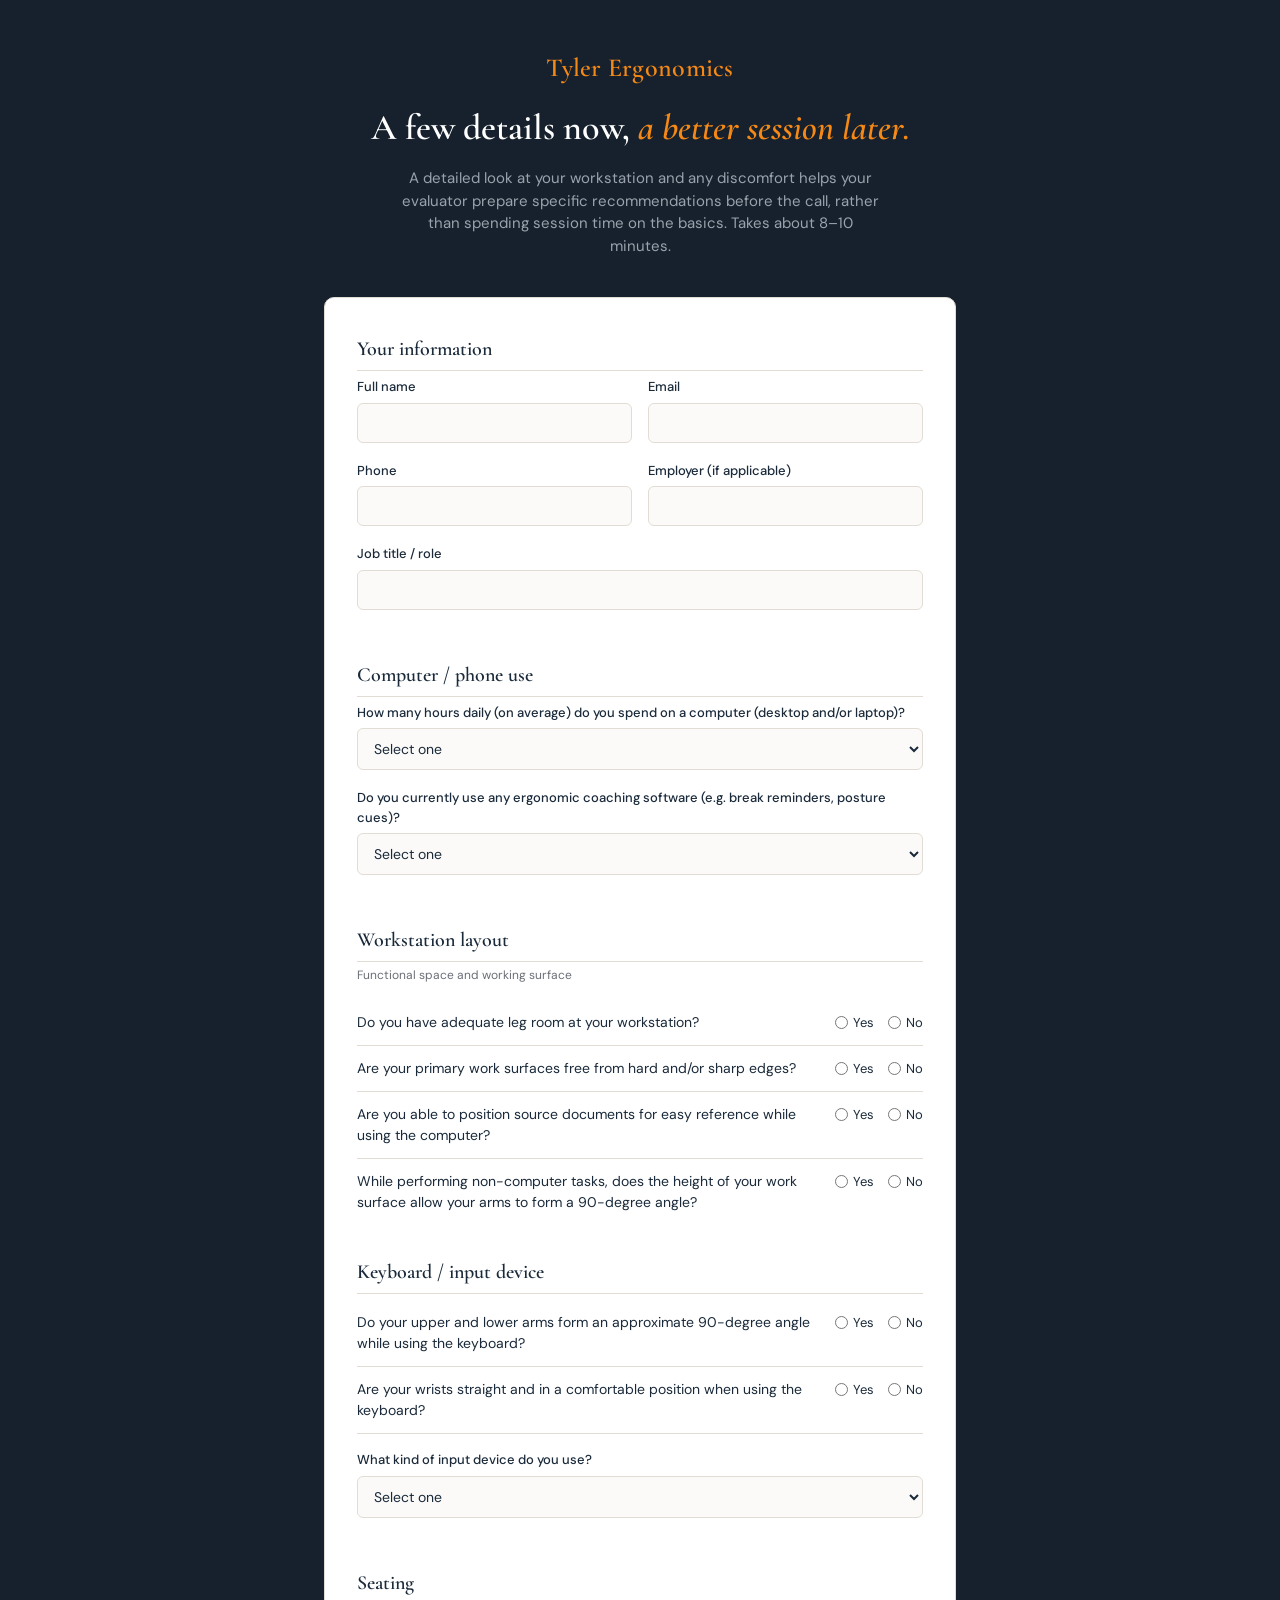
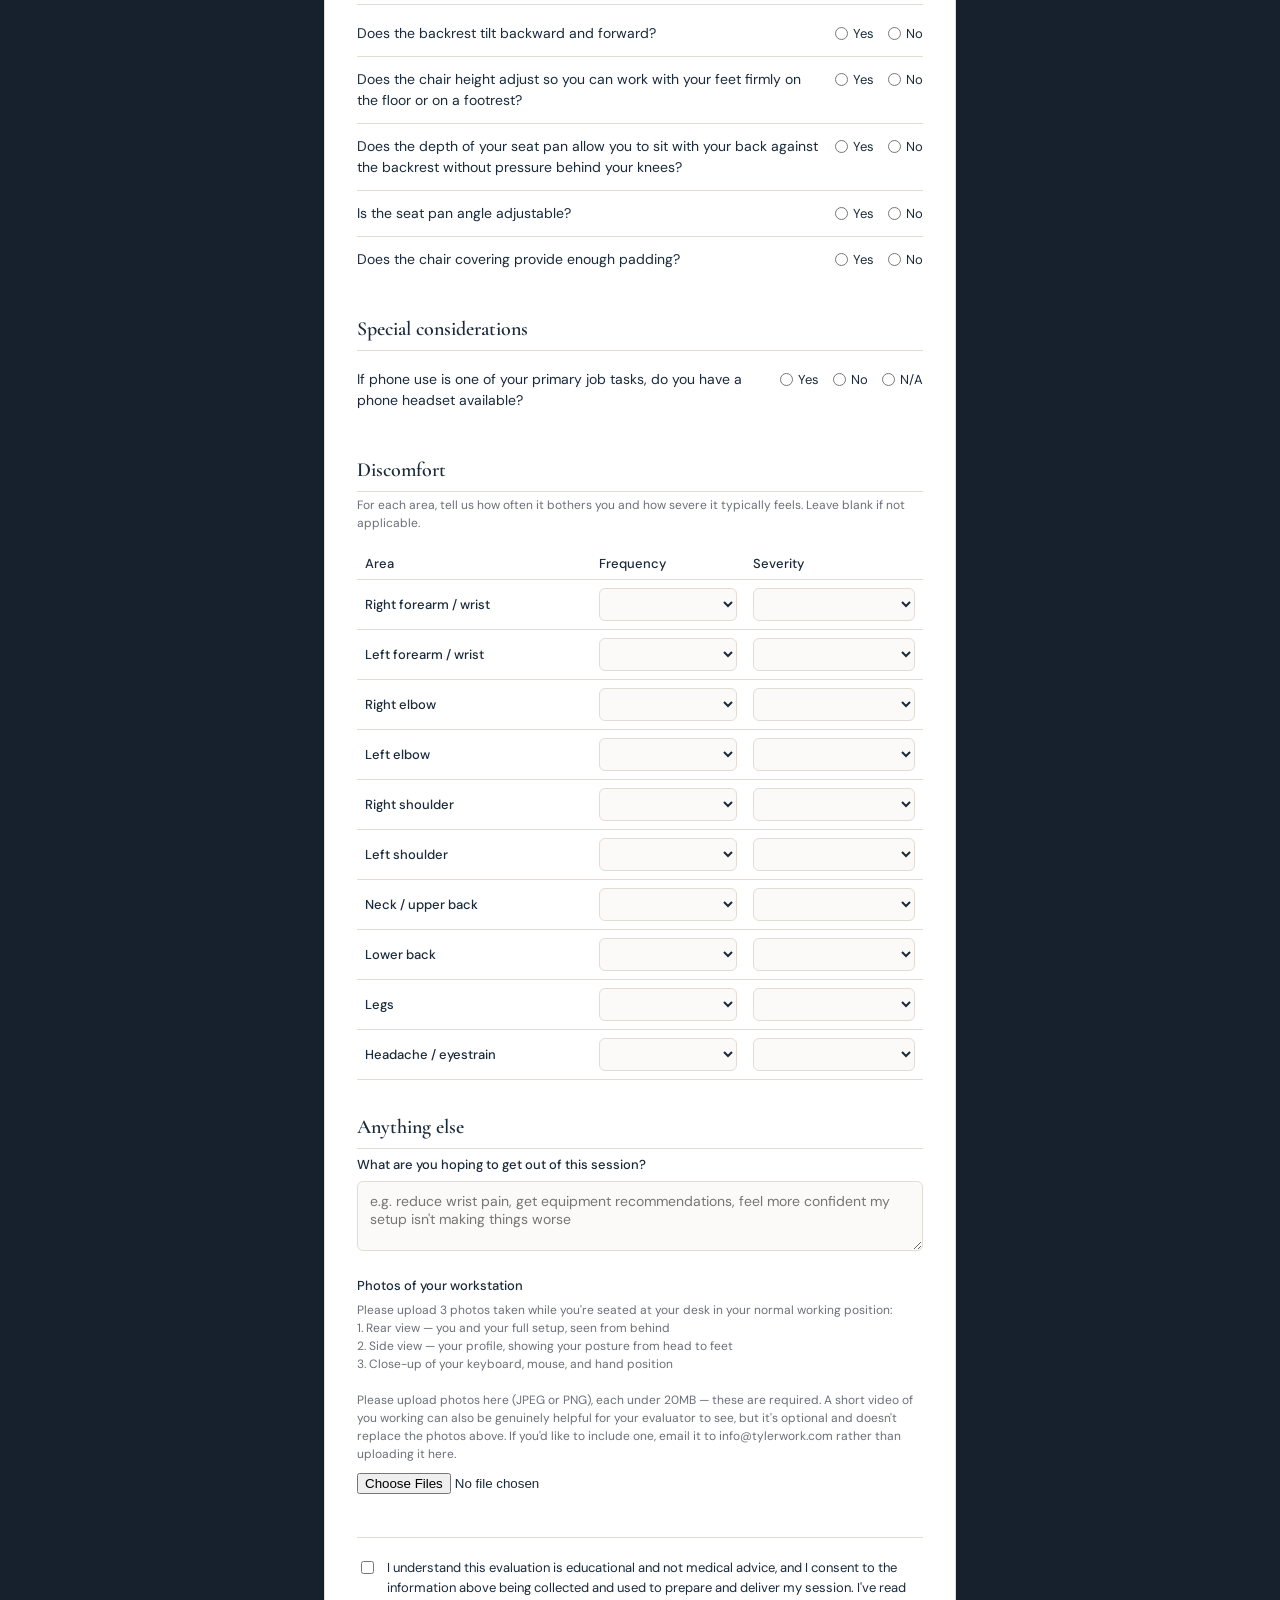
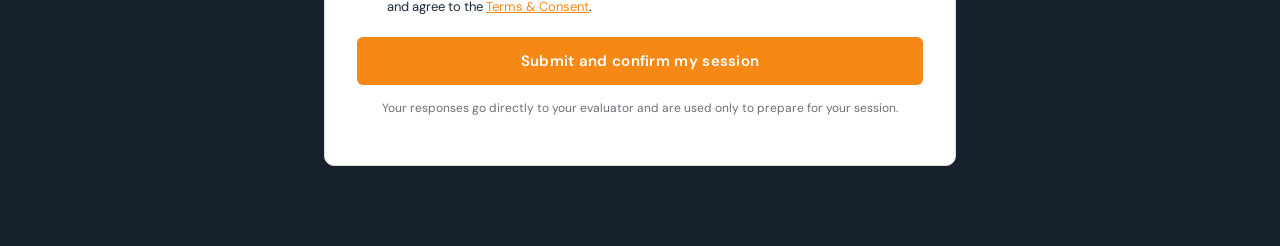
<file: pre-session-form-detailed (1).html>
<!DOCTYPE html>
<html lang="en">
<head>
<meta charset="UTF-8">
<meta name="viewport" content="width=device-width, initial-scale=1.0">
<title>Pre-Session Form (Detailed) | Tyler Ergonomics</title>
<link rel="preconnect" href="https://fonts.googleapis.com">
<link href="https://fonts.googleapis.com/css2?family=Cormorant+Garamond:wght@500;600&family=DM+Sans:wght@400;500;600&display=swap" rel="stylesheet">
<style>
  :root {
    --navy: #16212d;
    --navy-card-text: #1a2a3a;
    --gold: #f68916;
    --ink: #1a2a3a;
    --paper: #fbfaf8;
    --line: #e2ddd4;
    --muted: #6b6f76;
    --onnavy-muted: #9aa3ad;
  }
  * { box-sizing: border-box; }
  body {
    margin: 0;
    background: var(--navy);
    font-family: 'DM Sans', sans-serif;
    color: var(--ink);
    line-height: 1.5;
  }
  .wrap {
    max-width: 680px;
    margin: 0 auto;
    padding: 48px 24px 80px;
  }
  header {
    text-align: center;
    margin-bottom: 40px;
  }
  header .brand {
    font-family: 'Cormorant Garamond', serif;
    font-weight: 600;
    font-size: 26px;
    letter-spacing: 0.01em;
    color: var(--gold);
    margin-bottom: 14px;
  }
  h1 {
    font-family: 'Cormorant Garamond', serif;
    font-weight: 600;
    font-size: 36px;
    margin: 0 0 12px;
    color: #fff;
  }
  h1 em {
    font-style: italic;
    color: var(--gold);
  }
  header p {
    color: var(--onnavy-muted);
    font-size: 15px;
    max-width: 480px;
    margin: 0 auto;
  }
  form {
    background: #fff;
    border: 1px solid var(--line);
    border-radius: 10px;
    padding: 36px 32px;
  }
  fieldset {
    border: none;
    padding: 0;
    margin: 0 0 32px;
  }
  fieldset:last-of-type { margin-bottom: 0; }
  legend {
    font-family: 'Cormorant Garamond', serif;
    font-weight: 600;
    font-size: 20px;
    color: var(--navy-card-text);
    padding: 0 0 6px;
    margin-bottom: 6px;
    border-bottom: 1px solid var(--line);
    width: 100%;
  }
  .legend-sub {
    font-size: 12px;
    color: var(--muted);
    margin: -2px 0 16px;
  }
  .field { margin-bottom: 18px; }
  .row2 { display: grid; grid-template-columns: 1fr 1fr; gap: 16px; }
  label {
    display: block;
    font-size: 13px;
    font-weight: 500;
    color: var(--navy-card-text);
    margin-bottom: 6px;
  }
  .qlabel {
    font-size: 14px;
    font-weight: 400;
    color: var(--ink);
    margin-bottom: 8px;
  }
  .hint {
    font-size: 12px;
    color: var(--muted);
    font-weight: 400;
    margin-top: 2px;
  }
  input[type="text"], input[type="email"], input[type="tel"], select, textarea {
    width: 100%;
    padding: 10px 12px;
    border: 1px solid var(--line);
    border-radius: 6px;
    font-family: 'DM Sans', sans-serif;
    font-size: 14px;
    color: var(--ink);
    background: var(--paper);
  }
  input:focus, select:focus, textarea:focus {
    outline: none;
    border-color: var(--gold);
    background: #fff;
  }
  textarea { resize: vertical; min-height: 70px; }
  .yn-question {
    padding: 12px 0;
    border-bottom: 1px solid var(--line);
  }
  .yn-question:last-child { border-bottom: none; }
  .yn-row {
    display: flex;
    justify-content: space-between;
    align-items: flex-start;
    gap: 16px;
  }
  .yn-row .qlabel { margin-bottom: 0; flex: 1; }
  .yn-toggle {
    display: flex;
    gap: 14px;
    flex-shrink: 0;
    padding-top: 1px;
  }
  .yn-toggle .radio-item { display: flex; align-items: center; gap: 5px; font-size: 13px; }
  .yn-toggle input { accent-color: var(--gold); margin: 0; }
  .yn-toggle label { margin: 0; font-weight: 400; }
  .discomfort-table {
    width: 100%;
    border-collapse: collapse;
    font-size: 13px;
  }
  .discomfort-table th {
    text-align: left;
    font-weight: 500;
    color: var(--navy-card-text);
    padding: 6px 8px;
    border-bottom: 1px solid var(--line);
  }
  .discomfort-table td {
    padding: 8px;
    border-bottom: 1px solid var(--line);
    vertical-align: middle;
  }
  .discomfort-table select {
    padding: 6px 8px;
    font-size: 13px;
  }
  .discomfort-table td:first-child {
    font-weight: 500;
    color: var(--ink);
  }
  .check-grid {
    display: grid;
    grid-template-columns: 1fr 1fr;
    gap: 10px 16px;
  }
  .check-item {
    display: flex;
    align-items: center;
    gap: 8px;
    font-size: 14px;
    font-weight: 400;
  }
  .check-item input { width: auto; margin: 0; accent-color: var(--gold); }
  .check-item label { margin: 0; font-size: 14px; font-weight: 400; color: var(--ink); }
  .consent-row {
    display: flex;
    align-items: flex-start;
    gap: 10px;
    margin: 24px 0 20px;
    padding-top: 20px;
    border-top: 1px solid var(--line);
  }
  .consent-row input { margin-top: 3px; accent-color: var(--gold); flex-shrink: 0; }
  .consent-row label {
    font-size: 13px;
    font-weight: 400;
    color: var(--ink);
    margin: 0;
  }
  .consent-row a { color: var(--gold); text-decoration: underline; }
  button[type="submit"] {
    width: 100%;
    background: var(--gold);
    color: #fff;
    border: none;
    border-radius: 6px;
    padding: 14px;
    font-family: 'DM Sans', sans-serif;
    font-size: 15px;
    font-weight: 600;
    cursor: pointer;
    letter-spacing: 0.02em;
  }
  button[type="submit"]:hover { background: #de7a0d; }
  .note {
    text-align: center;
    font-size: 12px;
    color: var(--muted);
    margin-top: 14px;
  }
  @media (max-width: 500px) {
    .row2, .check-grid { grid-template-columns: 1fr; }
    form { padding: 28px 20px; }
    .yn-row { flex-direction: column; }
    .discomfort-table { font-size: 12px; }
    .discomfort-table th, .discomfort-table td { padding: 6px 4px; }
  }
</style>
</head>
<body>
<div class="wrap">
  <header>
    <div class="brand">Tyler Ergonomics</div>
    <h1>A few details now, <em>a better session later.</em></h1>
    <p>A detailed look at your workstation and any discomfort helps your evaluator prepare specific recommendations before the call, rather than spending session time on the basics. Takes about 8–10 minutes.</p>
  </header>

  <form action="https://formspree.io/f/xbdvveaa" method="POST" enctype="multipart/form-data">
    <fieldset>
      <legend>Your information</legend>
      <div class="row2">
        <div class="field">
          <label for="name">Full name</label>
          <input type="text" id="name" name="name" required>
        </div>
        <div class="field">
          <label for="email">Email</label>
          <input type="email" id="email" name="email" required>
        </div>
      </div>
      <div class="row2">
        <div class="field">
          <label for="phone">Phone</label>
          <input type="tel" id="phone" name="phone">
        </div>
        <div class="field">
          <label for="employer">Employer (if applicable)</label>
          <input type="text" id="employer" name="employer">
        </div>
      </div>
      <div class="field">
        <label for="jobtitle">Job title / role</label>
        <input type="text" id="jobtitle" name="jobtitle">
      </div>
    </fieldset>

    <fieldset>
      <legend>Computer / phone use</legend>
      <div class="field">
        <label for="hours">How many hours daily (on average) do you spend on a computer (desktop and/or laptop)?</label>
        <select id="hours" name="hours">
          <option value="">Select one</option>
          <option>Less than 2 hrs</option>
          <option>2–4 hrs</option>
          <option>4–6 hrs</option>
          <option>6–8 hrs</option>
          <option>More than 8 hrs</option>
        </select>
      </div>
      <div class="field">
        <label for="ergosoftware">Do you currently use any ergonomic coaching software (e.g. break reminders, posture cues)?</label>
        <select id="ergosoftware" name="ergosoftware">
          <option value="">Select one</option>
          <option>Yes</option>
          <option>No</option>
        </select>
      </div>
    </fieldset>

    <fieldset>
      <legend>Workstation layout</legend>
      <div class="legend-sub">Functional space and working surface</div>

      <div class="yn-question">
        <div class="yn-row">
          <div class="qlabel">Do you have adequate leg room at your workstation?</div>
          <div class="yn-toggle">
            <div class="radio-item"><input type="radio" id="q1y" name="legroom" value="Yes"><label for="q1y">Yes</label></div>
            <div class="radio-item"><input type="radio" id="q1n" name="legroom" value="No"><label for="q1n">No</label></div>
          </div>
        </div>
      </div>

      <div class="yn-question">
        <div class="yn-row">
          <div class="qlabel">Are your primary work surfaces free from hard and/or sharp edges?</div>
          <div class="yn-toggle">
            <div class="radio-item"><input type="radio" id="q2y" name="edges" value="Yes"><label for="q2y">Yes</label></div>
            <div class="radio-item"><input type="radio" id="q2n" name="edges" value="No"><label for="q2n">No</label></div>
          </div>
        </div>
      </div>

      <div class="yn-question">
        <div class="yn-row">
          <div class="qlabel">Are you able to position source documents for easy reference while using the computer?</div>
          <div class="yn-toggle">
            <div class="radio-item"><input type="radio" id="q3y" name="documents" value="Yes"><label for="q3y">Yes</label></div>
            <div class="radio-item"><input type="radio" id="q3n" name="documents" value="No"><label for="q3n">No</label></div>
          </div>
        </div>
      </div>

      <div class="yn-question">
        <div class="yn-row">
          <div class="qlabel">While performing non-computer tasks, does the height of your work surface allow your arms to form a 90-degree angle?</div>
          <div class="yn-toggle">
            <div class="radio-item"><input type="radio" id="q4y" name="surfaceheight" value="Yes"><label for="q4y">Yes</label></div>
            <div class="radio-item"><input type="radio" id="q4n" name="surfaceheight" value="No"><label for="q4n">No</label></div>
          </div>
        </div>
      </div>
    </fieldset>

    <fieldset>
      <legend>Keyboard / input device</legend>

      <div class="yn-question">
        <div class="yn-row">
          <div class="qlabel">Do your upper and lower arms form an approximate 90-degree angle while using the keyboard?</div>
          <div class="yn-toggle">
            <div class="radio-item"><input type="radio" id="q5y" name="armangle" value="Yes"><label for="q5y">Yes</label></div>
            <div class="radio-item"><input type="radio" id="q5n" name="armangle" value="No"><label for="q5n">No</label></div>
          </div>
        </div>
      </div>

      <div class="yn-question">
        <div class="yn-row">
          <div class="qlabel">Are your wrists straight and in a comfortable position when using the keyboard?</div>
          <div class="yn-toggle">
            <div class="radio-item"><input type="radio" id="q6y" name="wristposition" value="Yes"><label for="q6y">Yes</label></div>
            <div class="radio-item"><input type="radio" id="q6n" name="wristposition" value="No"><label for="q6n">No</label></div>
          </div>
        </div>
      </div>

      <div class="field" style="margin-top:16px;">
        <label for="inputdevice">What kind of input device do you use?</label>
        <select id="inputdevice" name="inputdevice">
          <option value="">Select one</option>
          <option>Traditional mouse</option>
          <option>Ergonomic mouse</option>
          <option>Trackpad</option>
          <option>Trackball</option>
          <option>Other</option>
        </select>
      </div>
    </fieldset>

    <fieldset>
      <legend>Seating</legend>

      <div class="yn-question">
        <div class="yn-row">
          <div class="qlabel">Does the backrest tilt backward and forward?</div>
          <div class="yn-toggle">
            <div class="radio-item"><input type="radio" id="q7y" name="backrest" value="Yes"><label for="q7y">Yes</label></div>
            <div class="radio-item"><input type="radio" id="q7n" name="backrest" value="No"><label for="q7n">No</label></div>
          </div>
        </div>
      </div>

      <div class="yn-question">
        <div class="yn-row">
          <div class="qlabel">Does the chair height adjust so you can work with your feet firmly on the floor or on a footrest?</div>
          <div class="yn-toggle">
            <div class="radio-item"><input type="radio" id="q8y" name="chairheight" value="Yes"><label for="q8y">Yes</label></div>
            <div class="radio-item"><input type="radio" id="q8n" name="chairheight" value="No"><label for="q8n">No</label></div>
          </div>
        </div>
      </div>

      <div class="yn-question">
        <div class="yn-row">
          <div class="qlabel">Does the depth of your seat pan allow you to sit with your back against the backrest without pressure behind your knees?</div>
          <div class="yn-toggle">
            <div class="radio-item"><input type="radio" id="q9y" name="seatdepth" value="Yes"><label for="q9y">Yes</label></div>
            <div class="radio-item"><input type="radio" id="q9n" name="seatdepth" value="No"><label for="q9n">No</label></div>
          </div>
        </div>
      </div>

      <div class="yn-question">
        <div class="yn-row">
          <div class="qlabel">Is the seat pan angle adjustable?</div>
          <div class="yn-toggle">
            <div class="radio-item"><input type="radio" id="q10y" name="seatangle" value="Yes"><label for="q10y">Yes</label></div>
            <div class="radio-item"><input type="radio" id="q10n" name="seatangle" value="No"><label for="q10n">No</label></div>
          </div>
        </div>
      </div>

      <div class="yn-question">
        <div class="yn-row">
          <div class="qlabel">Does the chair covering provide enough padding?</div>
          <div class="yn-toggle">
            <div class="radio-item"><input type="radio" id="q11y" name="padding" value="Yes"><label for="q11y">Yes</label></div>
            <div class="radio-item"><input type="radio" id="q11n" name="padding" value="No"><label for="q11n">No</label></div>
          </div>
        </div>
      </div>
    </fieldset>

    <fieldset>
      <legend>Special considerations</legend>
      <div class="yn-question">
        <div class="yn-row">
          <div class="qlabel">If phone use is one of your primary job tasks, do you have a phone headset available?</div>
          <div class="yn-toggle">
            <div class="radio-item"><input type="radio" id="q12y" name="headset" value="Yes"><label for="q12y">Yes</label></div>
            <div class="radio-item"><input type="radio" id="q12n" name="headset" value="No"><label for="q12n">No</label></div>
            <div class="radio-item"><input type="radio" id="q12na" name="headset" value="N/A"><label for="q12na">N/A</label></div>
          </div>
        </div>
      </div>
    </fieldset>

    <fieldset>
      <legend>Discomfort</legend>
      <div class="legend-sub">For each area, tell us how often it bothers you and how severe it typically feels. Leave blank if not applicable.</div>
      <table class="discomfort-table">
        <thead>
          <tr><th>Area</th><th>Frequency</th><th>Severity</th></tr>
        </thead>
        <tbody>
          <tr>
            <td>Right forearm / wrist</td>
            <td><select name="freq_r_forearm"><option value=""></option><option>Never</option><option>Rarely</option><option>Often</option><option>Always</option></select></td>
            <td><select name="sev_r_forearm"><option value=""></option><option>Mild</option><option>Moderate</option><option>Severe</option></select></td>
          </tr>
          <tr>
            <td>Left forearm / wrist</td>
            <td><select name="freq_l_forearm"><option value=""></option><option>Never</option><option>Rarely</option><option>Often</option><option>Always</option></select></td>
            <td><select name="sev_l_forearm"><option value=""></option><option>Mild</option><option>Moderate</option><option>Severe</option></select></td>
          </tr>
          <tr>
            <td>Right elbow</td>
            <td><select name="freq_r_elbow"><option value=""></option><option>Never</option><option>Rarely</option><option>Often</option><option>Always</option></select></td>
            <td><select name="sev_r_elbow"><option value=""></option><option>Mild</option><option>Moderate</option><option>Severe</option></select></td>
          </tr>
          <tr>
            <td>Left elbow</td>
            <td><select name="freq_l_elbow"><option value=""></option><option>Never</option><option>Rarely</option><option>Often</option><option>Always</option></select></td>
            <td><select name="sev_l_elbow"><option value=""></option><option>Mild</option><option>Moderate</option><option>Severe</option></select></td>
          </tr>
          <tr>
            <td>Right shoulder</td>
            <td><select name="freq_r_shoulder"><option value=""></option><option>Never</option><option>Rarely</option><option>Often</option><option>Always</option></select></td>
            <td><select name="sev_r_shoulder"><option value=""></option><option>Mild</option><option>Moderate</option><option>Severe</option></select></td>
          </tr>
          <tr>
            <td>Left shoulder</td>
            <td><select name="freq_l_shoulder"><option value=""></option><option>Never</option><option>Rarely</option><option>Often</option><option>Always</option></select></td>
            <td><select name="sev_l_shoulder"><option value=""></option><option>Mild</option><option>Moderate</option><option>Severe</option></select></td>
          </tr>
          <tr>
            <td>Neck / upper back</td>
            <td><select name="freq_neck"><option value=""></option><option>Never</option><option>Rarely</option><option>Often</option><option>Always</option></select></td>
            <td><select name="sev_neck"><option value=""></option><option>Mild</option><option>Moderate</option><option>Severe</option></select></td>
          </tr>
          <tr>
            <td>Lower back</td>
            <td><select name="freq_lowback"><option value=""></option><option>Never</option><option>Rarely</option><option>Often</option><option>Always</option></select></td>
            <td><select name="sev_lowback"><option value=""></option><option>Mild</option><option>Moderate</option><option>Severe</option></select></td>
          </tr>
          <tr>
            <td>Legs</td>
            <td><select name="freq_legs"><option value=""></option><option>Never</option><option>Rarely</option><option>Often</option><option>Always</option></select></td>
            <td><select name="sev_legs"><option value=""></option><option>Mild</option><option>Moderate</option><option>Severe</option></select></td>
          </tr>
          <tr>
            <td>Headache / eyestrain</td>
            <td><select name="freq_headache"><option value=""></option><option>Never</option><option>Rarely</option><option>Often</option><option>Always</option></select></td>
            <td><select name="sev_headache"><option value=""></option><option>Mild</option><option>Moderate</option><option>Severe</option></select></td>
          </tr>
        </tbody>
      </table>
    </fieldset>

    <fieldset>
      <legend>Anything else</legend>
      <div class="field">
        <label for="goals">What are you hoping to get out of this session?</label>
        <textarea id="goals" name="goals" placeholder="e.g. reduce wrist pain, get equipment recommendations, feel more confident my setup isn't making things worse"></textarea>
      </div>
      <div class="field">
        <label for="photos">Photos of your workstation</label>
        <div class="hint" style="margin-bottom:8px;">
          Please upload 3 photos taken while you're seated at your desk in your normal working position:
          <br>1. Rear view — you and your full setup, seen from behind
          <br>2. Side view — your profile, showing your posture from head to feet
          <br>3. Close-up of your keyboard, mouse, and hand position
          <br><br>Please upload photos here (JPEG or PNG), each under 20MB — these are required. A short video of you working can also be genuinely helpful for your evaluator to see, but it's optional and doesn't replace the photos above. If you'd like to include one, email it to info@tylerwork.com rather than uploading it here.
        </div>
        <input type="file" id="photos" name="photos" accept="image/*" multiple>
      </div>
    </fieldset>

    <div class="consent-row">
      <input type="checkbox" id="consent" name="consent" value="Agreed" required>
      <label for="consent">I understand this evaluation is educational and not medical advice, and I consent to the information above being collected and used to prepare and deliver my session. I've read and agree to the <a href="https://tylerwork.com/terms-and-consent" target="_blank">Terms &amp; Consent</a>.</label>
    </div>

    <button type="submit">Submit and confirm my session</button>
    <p class="note">Your responses go directly to your evaluator and are used only to prepare for your session.</p>
  </form>
</div>
</body>
</html>
</file>
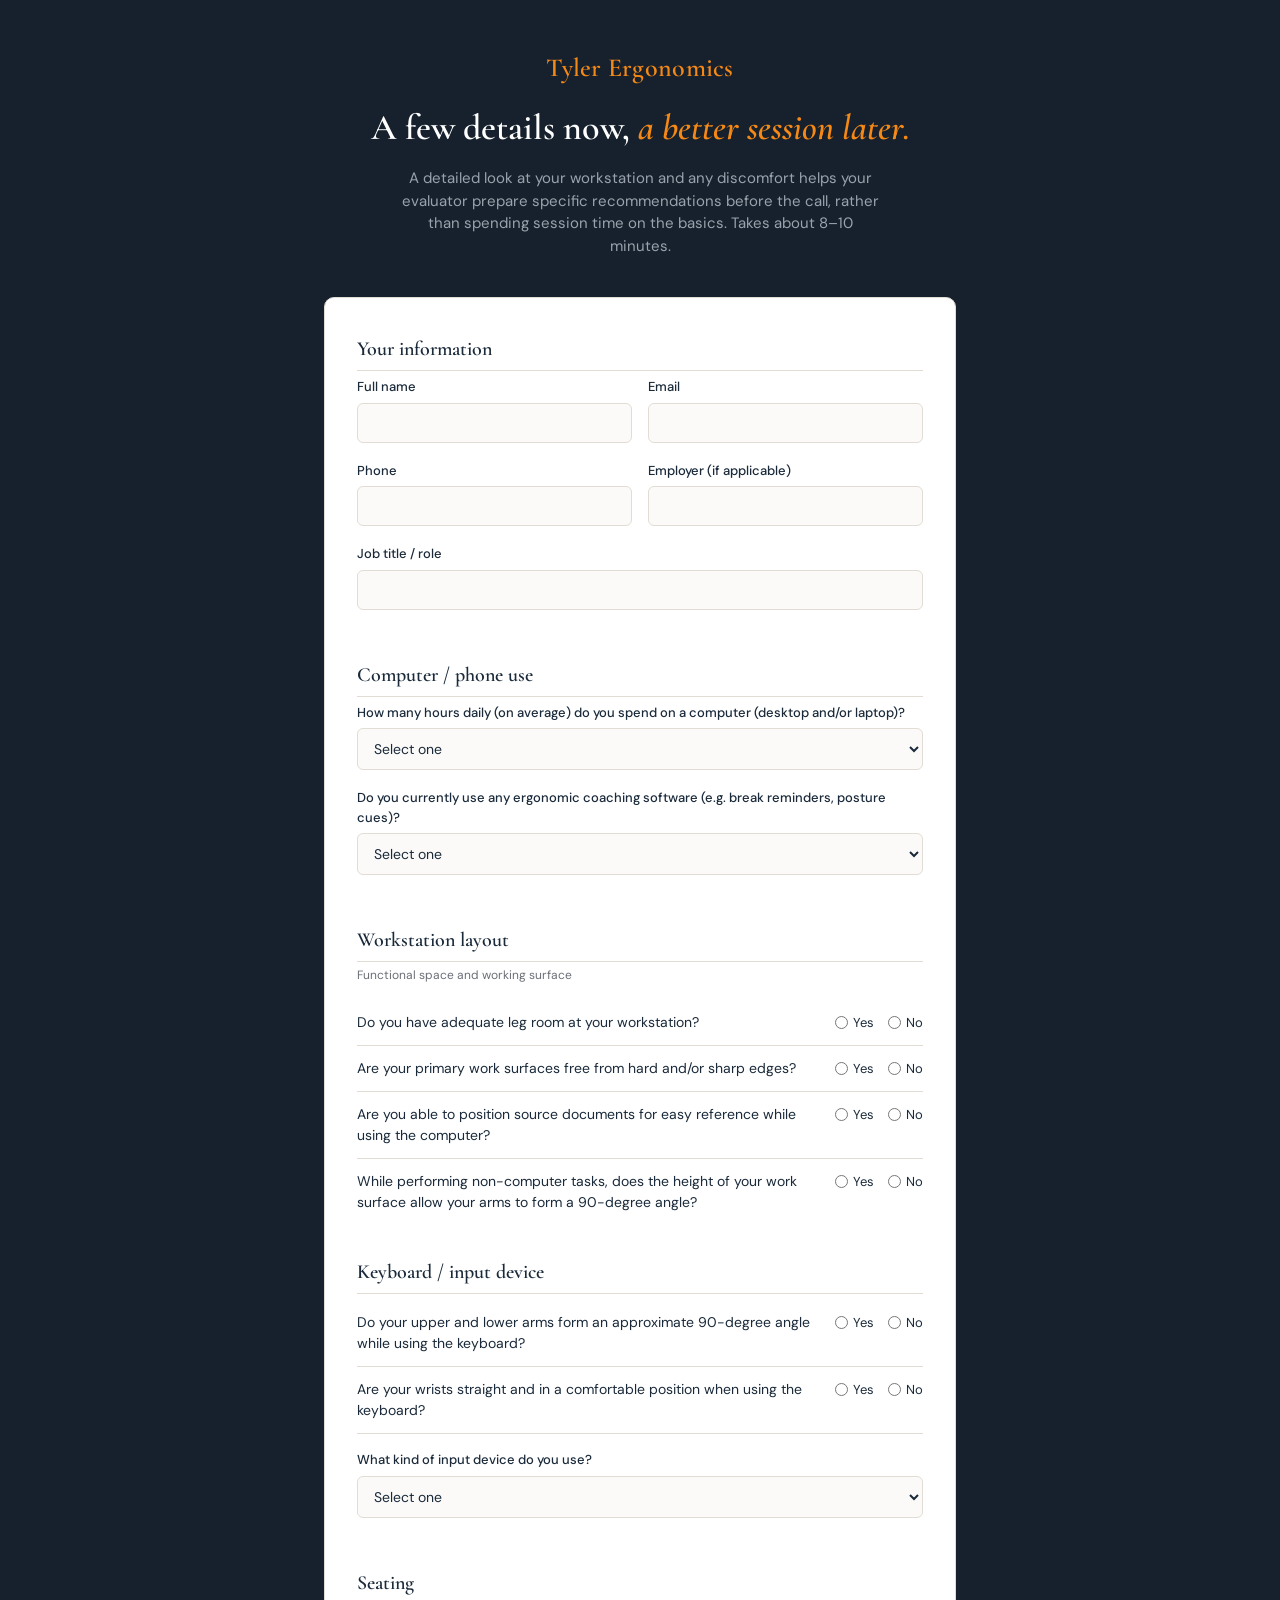
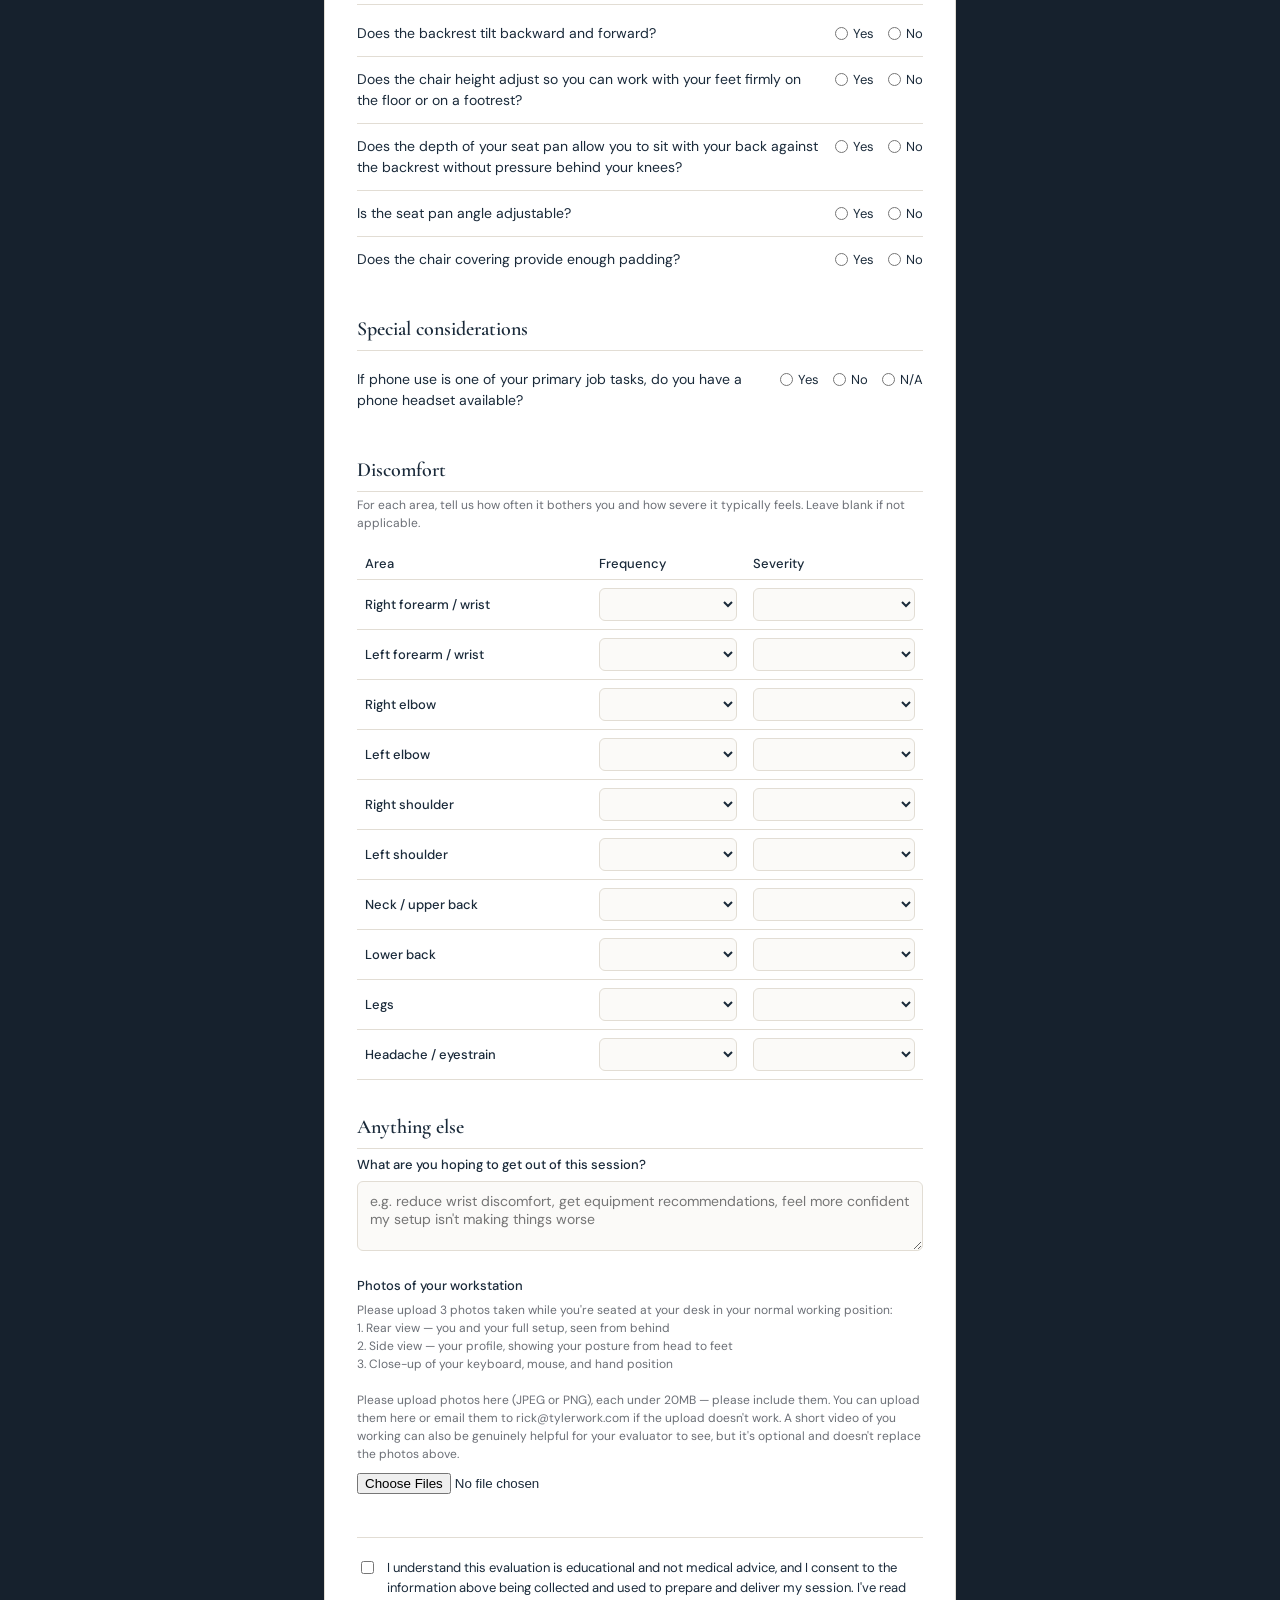
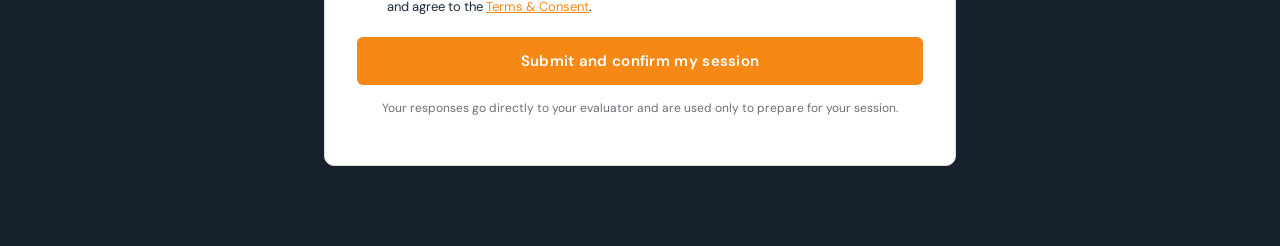
<file: pre-session-form-detailed.html>
<!DOCTYPE html>
<html lang="en">
<head>
<meta charset="UTF-8">
<meta name="viewport" content="width=device-width, initial-scale=1.0">
<title>Pre-Session Form (Detailed) | Tyler Ergonomics</title>
<meta name="robots" content="noindex">
<link rel="preconnect" href="https://fonts.googleapis.com">
<link href="https://fonts.googleapis.com/css2?family=Cormorant+Garamond:wght@500;600&family=DM+Sans:wght@400;500;600&display=swap" rel="stylesheet">
<style>
  :root {
    --navy: #16212d;
    --navy-card-text: #1a2a3a;
    --gold: #f68916;
    --ink: #1a2a3a;
    --paper: #fbfaf8;
    --line: #e2ddd4;
    --muted: #6b6f76;
    --onnavy-muted: #9aa3ad;
  }
  * { box-sizing: border-box; }
  body {
    margin: 0;
    background: var(--navy);
    font-family: 'DM Sans', sans-serif;
    color: var(--ink);
    line-height: 1.5;
  }
  .wrap {
    max-width: 680px;
    margin: 0 auto;
    padding: 48px 24px 80px;
  }
  header {
    text-align: center;
    margin-bottom: 40px;
  }
  header .brand {
    font-family: 'Cormorant Garamond', serif;
    font-weight: 600;
    font-size: 26px;
    letter-spacing: 0.01em;
    color: var(--gold);
    margin-bottom: 14px;
  }
  h1 {
    font-family: 'Cormorant Garamond', serif;
    font-weight: 600;
    font-size: 36px;
    margin: 0 0 12px;
    color: #fff;
  }
  h1 em {
    font-style: italic;
    color: var(--gold);
  }
  header p {
    color: var(--onnavy-muted);
    font-size: 15px;
    max-width: 480px;
    margin: 0 auto;
  }
  form {
    background: #fff;
    border: 1px solid var(--line);
    border-radius: 10px;
    padding: 36px 32px;
  }
  fieldset {
    border: none;
    padding: 0;
    margin: 0 0 32px;
  }
  fieldset:last-of-type { margin-bottom: 0; }
  legend {
    font-family: 'Cormorant Garamond', serif;
    font-weight: 600;
    font-size: 20px;
    color: var(--navy-card-text);
    padding: 0 0 6px;
    margin-bottom: 6px;
    border-bottom: 1px solid var(--line);
    width: 100%;
  }
  .legend-sub {
    font-size: 12px;
    color: var(--muted);
    margin: -2px 0 16px;
  }
  .field { margin-bottom: 18px; }
  .row2 { display: grid; grid-template-columns: 1fr 1fr; gap: 16px; }
  label {
    display: block;
    font-size: 13px;
    font-weight: 500;
    color: var(--navy-card-text);
    margin-bottom: 6px;
  }
  .qlabel {
    font-size: 14px;
    font-weight: 400;
    color: var(--ink);
    margin-bottom: 8px;
  }
  .hint {
    font-size: 12px;
    color: var(--muted);
    font-weight: 400;
    margin-top: 2px;
  }
  input[type="text"], input[type="email"], input[type="tel"], select, textarea {
    width: 100%;
    padding: 10px 12px;
    border: 1px solid var(--line);
    border-radius: 6px;
    font-family: 'DM Sans', sans-serif;
    font-size: 14px;
    color: var(--ink);
    background: var(--paper);
  }
  input:focus, select:focus, textarea:focus {
    outline: none;
    border-color: var(--gold);
    background: #fff;
  }
  textarea { resize: vertical; min-height: 70px; }
  .yn-question {
    padding: 12px 0;
    border-bottom: 1px solid var(--line);
  }
  .yn-question:last-child { border-bottom: none; }
  .yn-row {
    display: flex;
    justify-content: space-between;
    align-items: flex-start;
    gap: 16px;
  }
  .yn-row .qlabel { margin-bottom: 0; flex: 1; }
  .yn-toggle {
    display: flex;
    gap: 14px;
    flex-shrink: 0;
    padding-top: 1px;
  }
  .yn-toggle .radio-item { display: flex; align-items: center; gap: 5px; font-size: 13px; }
  .yn-toggle input { accent-color: var(--gold); margin: 0; }
  .yn-toggle label { margin: 0; font-weight: 400; }
  .discomfort-table {
    width: 100%;
    border-collapse: collapse;
    font-size: 13px;
  }
  .discomfort-table th {
    text-align: left;
    font-weight: 500;
    color: var(--navy-card-text);
    padding: 6px 8px;
    border-bottom: 1px solid var(--line);
  }
  .discomfort-table td {
    padding: 8px;
    border-bottom: 1px solid var(--line);
    vertical-align: middle;
  }
  .discomfort-table select {
    padding: 6px 8px;
    font-size: 13px;
  }
  .discomfort-table td:first-child {
    font-weight: 500;
    color: var(--ink);
  }
  .check-grid {
    display: grid;
    grid-template-columns: 1fr 1fr;
    gap: 10px 16px;
  }
  .check-item {
    display: flex;
    align-items: center;
    gap: 8px;
    font-size: 14px;
    font-weight: 400;
  }
  .check-item input { width: auto; margin: 0; accent-color: var(--gold); }
  .check-item label { margin: 0; font-size: 14px; font-weight: 400; color: var(--ink); }
  .consent-row {
    display: flex;
    align-items: flex-start;
    gap: 10px;
    margin: 24px 0 20px;
    padding-top: 20px;
    border-top: 1px solid var(--line);
  }
  .consent-row input { margin-top: 3px; accent-color: var(--gold); flex-shrink: 0; }
  .consent-row label {
    font-size: 13px;
    font-weight: 400;
    color: var(--ink);
    margin: 0;
  }
  .consent-row a { color: var(--gold); text-decoration: underline; }
  button[type="submit"] {
    width: 100%;
    background: var(--gold);
    color: #fff;
    border: none;
    border-radius: 6px;
    padding: 14px;
    font-family: 'DM Sans', sans-serif;
    font-size: 15px;
    font-weight: 600;
    cursor: pointer;
    letter-spacing: 0.02em;
  }
  button[type="submit"]:hover { background: #de7a0d; }
  .note {
    text-align: center;
    font-size: 12px;
    color: var(--muted);
    margin-top: 14px;
  }
  @media (max-width: 500px) {
    .row2, .check-grid { grid-template-columns: 1fr; }
    form { padding: 28px 20px; }
    .yn-row { flex-direction: column; }
    .discomfort-table { font-size: 12px; }
    .discomfort-table th, .discomfort-table td { padding: 6px 4px; }
  }
</style>
<link rel="icon" href="favicon.ico" sizes="any">
<link rel="icon" type="image/png" sizes="32x32" href="favicon-32.png">
<link rel="apple-touch-icon" href="apple-touch-icon.png">
<link rel="stylesheet" href="site.css">
<script src="booking-config.js?v=20261102b"></script>
<script src="site.js?v=20261102b" defer></script>
</head>
<body>
<div class="wrap">
  <header>
    <div class="brand">Tyler Ergonomics</div>
    <h1>A few details now, <em>a better session later.</em></h1>
    <p>A detailed look at your workstation and any discomfort helps your evaluator prepare specific recommendations before the call, rather than spending session time on the basics. Takes about 8–10 minutes.</p>
  </header>

  <form action="https://formspree.io/f/xbdvveaa" method="POST" enctype="multipart/form-data">
    <input type="text" name="_gotcha" style="display:none !important" tabindex="-1" autocomplete="off">
    <input type="hidden" name="_subject" value="Pre-session intake — Tyler Ergonomics">
    <fieldset>
      <legend>Your information</legend>
      <div class="row2">
        <div class="field">
          <label for="name">Full name</label>
          <input type="text" id="name" name="name" required>
        </div>
        <div class="field">
          <label for="email">Email</label>
          <input type="email" id="email" name="email" required>
        </div>
      </div>
      <div class="row2">
        <div class="field">
          <label for="phone">Phone</label>
          <input type="tel" id="phone" name="phone">
        </div>
        <div class="field">
          <label for="employer">Employer (if applicable)</label>
          <input type="text" id="employer" name="employer">
        </div>
      </div>
      <div class="field">
        <label for="jobtitle">Job title / role</label>
        <input type="text" id="jobtitle" name="jobtitle">
      </div>
    </fieldset>

    <fieldset>
      <legend>Computer / phone use</legend>
      <div class="field">
        <label for="hours">How many hours daily (on average) do you spend on a computer (desktop and/or laptop)?</label>
        <select id="hours" name="hours">
          <option value="">Select one</option>
          <option>Less than 2 hrs</option>
          <option>2–4 hrs</option>
          <option>4–6 hrs</option>
          <option>6–8 hrs</option>
          <option>More than 8 hrs</option>
        </select>
      </div>
      <div class="field">
        <label for="ergosoftware">Do you currently use any ergonomic coaching software (e.g. break reminders, posture cues)?</label>
        <select id="ergosoftware" name="ergosoftware">
          <option value="">Select one</option>
          <option>Yes</option>
          <option>No</option>
        </select>
      </div>
    </fieldset>

    <fieldset>
      <legend>Workstation layout</legend>
      <div class="legend-sub">Functional space and working surface</div>

      <div class="yn-question">
        <div class="yn-row">
          <div class="qlabel">Do you have adequate leg room at your workstation?</div>
          <div class="yn-toggle">
            <div class="radio-item"><input type="radio" id="q1y" name="legroom" value="Yes"><label for="q1y">Yes</label></div>
            <div class="radio-item"><input type="radio" id="q1n" name="legroom" value="No"><label for="q1n">No</label></div>
          </div>
        </div>
      </div>

      <div class="yn-question">
        <div class="yn-row">
          <div class="qlabel">Are your primary work surfaces free from hard and/or sharp edges?</div>
          <div class="yn-toggle">
            <div class="radio-item"><input type="radio" id="q2y" name="edges" value="Yes"><label for="q2y">Yes</label></div>
            <div class="radio-item"><input type="radio" id="q2n" name="edges" value="No"><label for="q2n">No</label></div>
          </div>
        </div>
      </div>

      <div class="yn-question">
        <div class="yn-row">
          <div class="qlabel">Are you able to position source documents for easy reference while using the computer?</div>
          <div class="yn-toggle">
            <div class="radio-item"><input type="radio" id="q3y" name="documents" value="Yes"><label for="q3y">Yes</label></div>
            <div class="radio-item"><input type="radio" id="q3n" name="documents" value="No"><label for="q3n">No</label></div>
          </div>
        </div>
      </div>

      <div class="yn-question">
        <div class="yn-row">
          <div class="qlabel">While performing non-computer tasks, does the height of your work surface allow your arms to form a 90-degree angle?</div>
          <div class="yn-toggle">
            <div class="radio-item"><input type="radio" id="q4y" name="surfaceheight" value="Yes"><label for="q4y">Yes</label></div>
            <div class="radio-item"><input type="radio" id="q4n" name="surfaceheight" value="No"><label for="q4n">No</label></div>
          </div>
        </div>
      </div>
    </fieldset>

    <fieldset>
      <legend>Keyboard / input device</legend>

      <div class="yn-question">
        <div class="yn-row">
          <div class="qlabel">Do your upper and lower arms form an approximate 90-degree angle while using the keyboard?</div>
          <div class="yn-toggle">
            <div class="radio-item"><input type="radio" id="q5y" name="armangle" value="Yes"><label for="q5y">Yes</label></div>
            <div class="radio-item"><input type="radio" id="q5n" name="armangle" value="No"><label for="q5n">No</label></div>
          </div>
        </div>
      </div>

      <div class="yn-question">
        <div class="yn-row">
          <div class="qlabel">Are your wrists straight and in a comfortable position when using the keyboard?</div>
          <div class="yn-toggle">
            <div class="radio-item"><input type="radio" id="q6y" name="wristposition" value="Yes"><label for="q6y">Yes</label></div>
            <div class="radio-item"><input type="radio" id="q6n" name="wristposition" value="No"><label for="q6n">No</label></div>
          </div>
        </div>
      </div>

      <div class="field" style="margin-top:16px;">
        <label for="inputdevice">What kind of input device do you use?</label>
        <select id="inputdevice" name="inputdevice">
          <option value="">Select one</option>
          <option>Traditional mouse</option>
          <option>Ergonomic mouse</option>
          <option>Trackpad</option>
          <option>Trackball</option>
          <option>Other</option>
        </select>
      </div>
    </fieldset>

    <fieldset>
      <legend>Seating</legend>

      <div class="yn-question">
        <div class="yn-row">
          <div class="qlabel">Does the backrest tilt backward and forward?</div>
          <div class="yn-toggle">
            <div class="radio-item"><input type="radio" id="q7y" name="backrest" value="Yes"><label for="q7y">Yes</label></div>
            <div class="radio-item"><input type="radio" id="q7n" name="backrest" value="No"><label for="q7n">No</label></div>
          </div>
        </div>
      </div>

      <div class="yn-question">
        <div class="yn-row">
          <div class="qlabel">Does the chair height adjust so you can work with your feet firmly on the floor or on a footrest?</div>
          <div class="yn-toggle">
            <div class="radio-item"><input type="radio" id="q8y" name="chairheight" value="Yes"><label for="q8y">Yes</label></div>
            <div class="radio-item"><input type="radio" id="q8n" name="chairheight" value="No"><label for="q8n">No</label></div>
          </div>
        </div>
      </div>

      <div class="yn-question">
        <div class="yn-row">
          <div class="qlabel">Does the depth of your seat pan allow you to sit with your back against the backrest without pressure behind your knees?</div>
          <div class="yn-toggle">
            <div class="radio-item"><input type="radio" id="q9y" name="seatdepth" value="Yes"><label for="q9y">Yes</label></div>
            <div class="radio-item"><input type="radio" id="q9n" name="seatdepth" value="No"><label for="q9n">No</label></div>
          </div>
        </div>
      </div>

      <div class="yn-question">
        <div class="yn-row">
          <div class="qlabel">Is the seat pan angle adjustable?</div>
          <div class="yn-toggle">
            <div class="radio-item"><input type="radio" id="q10y" name="seatangle" value="Yes"><label for="q10y">Yes</label></div>
            <div class="radio-item"><input type="radio" id="q10n" name="seatangle" value="No"><label for="q10n">No</label></div>
          </div>
        </div>
      </div>

      <div class="yn-question">
        <div class="yn-row">
          <div class="qlabel">Does the chair covering provide enough padding?</div>
          <div class="yn-toggle">
            <div class="radio-item"><input type="radio" id="q11y" name="padding" value="Yes"><label for="q11y">Yes</label></div>
            <div class="radio-item"><input type="radio" id="q11n" name="padding" value="No"><label for="q11n">No</label></div>
          </div>
        </div>
      </div>
    </fieldset>

    <fieldset>
      <legend>Special considerations</legend>
      <div class="yn-question">
        <div class="yn-row">
          <div class="qlabel">If phone use is one of your primary job tasks, do you have a phone headset available?</div>
          <div class="yn-toggle">
            <div class="radio-item"><input type="radio" id="q12y" name="headset" value="Yes"><label for="q12y">Yes</label></div>
            <div class="radio-item"><input type="radio" id="q12n" name="headset" value="No"><label for="q12n">No</label></div>
            <div class="radio-item"><input type="radio" id="q12na" name="headset" value="N/A"><label for="q12na">N/A</label></div>
          </div>
        </div>
      </div>
    </fieldset>

    <fieldset>
      <legend>Discomfort</legend>
      <div class="legend-sub">For each area, tell us how often it bothers you and how severe it typically feels. Leave blank if not applicable.</div>
      <table class="discomfort-table">
        <thead>
          <tr><th>Area</th><th>Frequency</th><th>Severity</th></tr>
        </thead>
        <tbody>
          <tr>
            <td>Right forearm / wrist</td>
            <td><select name="freq_r_forearm"><option value=""></option><option>Never</option><option>Rarely</option><option>Often</option><option>Always</option></select></td>
            <td><select name="sev_r_forearm"><option value=""></option><option>Mild</option><option>Moderate</option><option>Severe</option></select></td>
          </tr>
          <tr>
            <td>Left forearm / wrist</td>
            <td><select name="freq_l_forearm"><option value=""></option><option>Never</option><option>Rarely</option><option>Often</option><option>Always</option></select></td>
            <td><select name="sev_l_forearm"><option value=""></option><option>Mild</option><option>Moderate</option><option>Severe</option></select></td>
          </tr>
          <tr>
            <td>Right elbow</td>
            <td><select name="freq_r_elbow"><option value=""></option><option>Never</option><option>Rarely</option><option>Often</option><option>Always</option></select></td>
            <td><select name="sev_r_elbow"><option value=""></option><option>Mild</option><option>Moderate</option><option>Severe</option></select></td>
          </tr>
          <tr>
            <td>Left elbow</td>
            <td><select name="freq_l_elbow"><option value=""></option><option>Never</option><option>Rarely</option><option>Often</option><option>Always</option></select></td>
            <td><select name="sev_l_elbow"><option value=""></option><option>Mild</option><option>Moderate</option><option>Severe</option></select></td>
          </tr>
          <tr>
            <td>Right shoulder</td>
            <td><select name="freq_r_shoulder"><option value=""></option><option>Never</option><option>Rarely</option><option>Often</option><option>Always</option></select></td>
            <td><select name="sev_r_shoulder"><option value=""></option><option>Mild</option><option>Moderate</option><option>Severe</option></select></td>
          </tr>
          <tr>
            <td>Left shoulder</td>
            <td><select name="freq_l_shoulder"><option value=""></option><option>Never</option><option>Rarely</option><option>Often</option><option>Always</option></select></td>
            <td><select name="sev_l_shoulder"><option value=""></option><option>Mild</option><option>Moderate</option><option>Severe</option></select></td>
          </tr>
          <tr>
            <td>Neck / upper back</td>
            <td><select name="freq_neck"><option value=""></option><option>Never</option><option>Rarely</option><option>Often</option><option>Always</option></select></td>
            <td><select name="sev_neck"><option value=""></option><option>Mild</option><option>Moderate</option><option>Severe</option></select></td>
          </tr>
          <tr>
            <td>Lower back</td>
            <td><select name="freq_lowback"><option value=""></option><option>Never</option><option>Rarely</option><option>Often</option><option>Always</option></select></td>
            <td><select name="sev_lowback"><option value=""></option><option>Mild</option><option>Moderate</option><option>Severe</option></select></td>
          </tr>
          <tr>
            <td>Legs</td>
            <td><select name="freq_legs"><option value=""></option><option>Never</option><option>Rarely</option><option>Often</option><option>Always</option></select></td>
            <td><select name="sev_legs"><option value=""></option><option>Mild</option><option>Moderate</option><option>Severe</option></select></td>
          </tr>
          <tr>
            <td>Headache / eyestrain</td>
            <td><select name="freq_headache"><option value=""></option><option>Never</option><option>Rarely</option><option>Often</option><option>Always</option></select></td>
            <td><select name="sev_headache"><option value=""></option><option>Mild</option><option>Moderate</option><option>Severe</option></select></td>
          </tr>
        </tbody>
      </table>
    </fieldset>

    <fieldset>
      <legend>Anything else</legend>
      <div class="field">
        <label for="goals">What are you hoping to get out of this session?</label>
        <textarea id="goals" name="goals" placeholder="e.g. reduce wrist discomfort, get equipment recommendations, feel more confident my setup isn't making things worse"></textarea>
      </div>
      <div class="field">
        <label for="photos">Photos of your workstation</label>
        <div class="hint" style="margin-bottom:8px;">
          Please upload 3 photos taken while you're seated at your desk in your normal working position:
          <br>1. Rear view — you and your full setup, seen from behind
          <br>2. Side view — your profile, showing your posture from head to feet
          <br>3. Close-up of your keyboard, mouse, and hand position
          <br><br>Please upload photos here (JPEG or PNG), each under 20MB — please include them. You can upload them here or email them to rick@tylerwork.com if the upload doesn't work. A short video of you working can also be genuinely helpful for your evaluator to see, but it's optional and doesn't replace the photos above.
        </div>
        <input type="file" id="photos" name="photos" accept="image/*" multiple>
      </div>
    </fieldset>

    <div class="consent-row">
      <input type="checkbox" id="consent" name="consent" value="Agreed" required>
      <label for="consent">I understand this evaluation is educational and not medical advice, and I consent to the information above being collected and used to prepare and deliver my session. I've read and agree to the <a href="/terms-and-consent/" target="_blank">Terms &amp; Consent</a>.</label>
    </div>

    <button type="submit">Submit and confirm my session</button>
    <p class="note">Your responses go directly to your evaluator and are used only to prepare for your session.</p>
  </form>
</div>
</body>
</html>
</file>
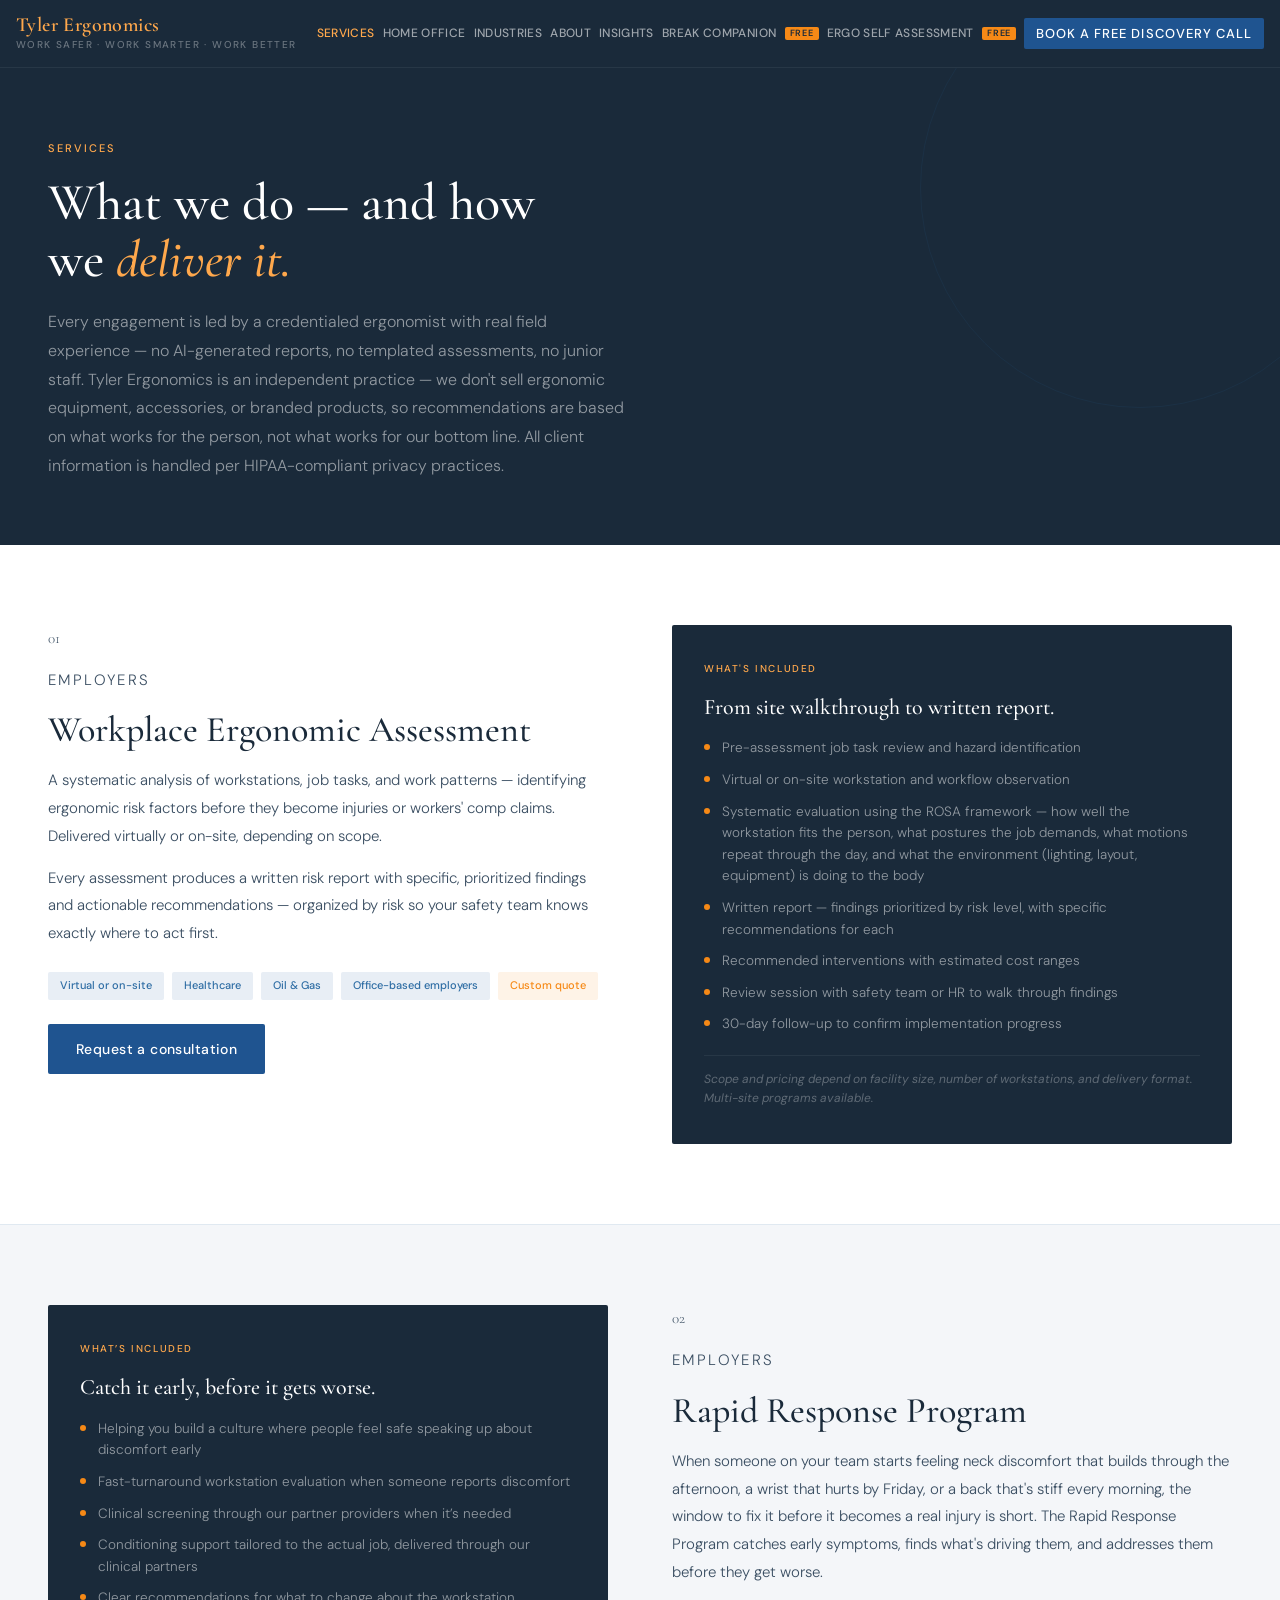
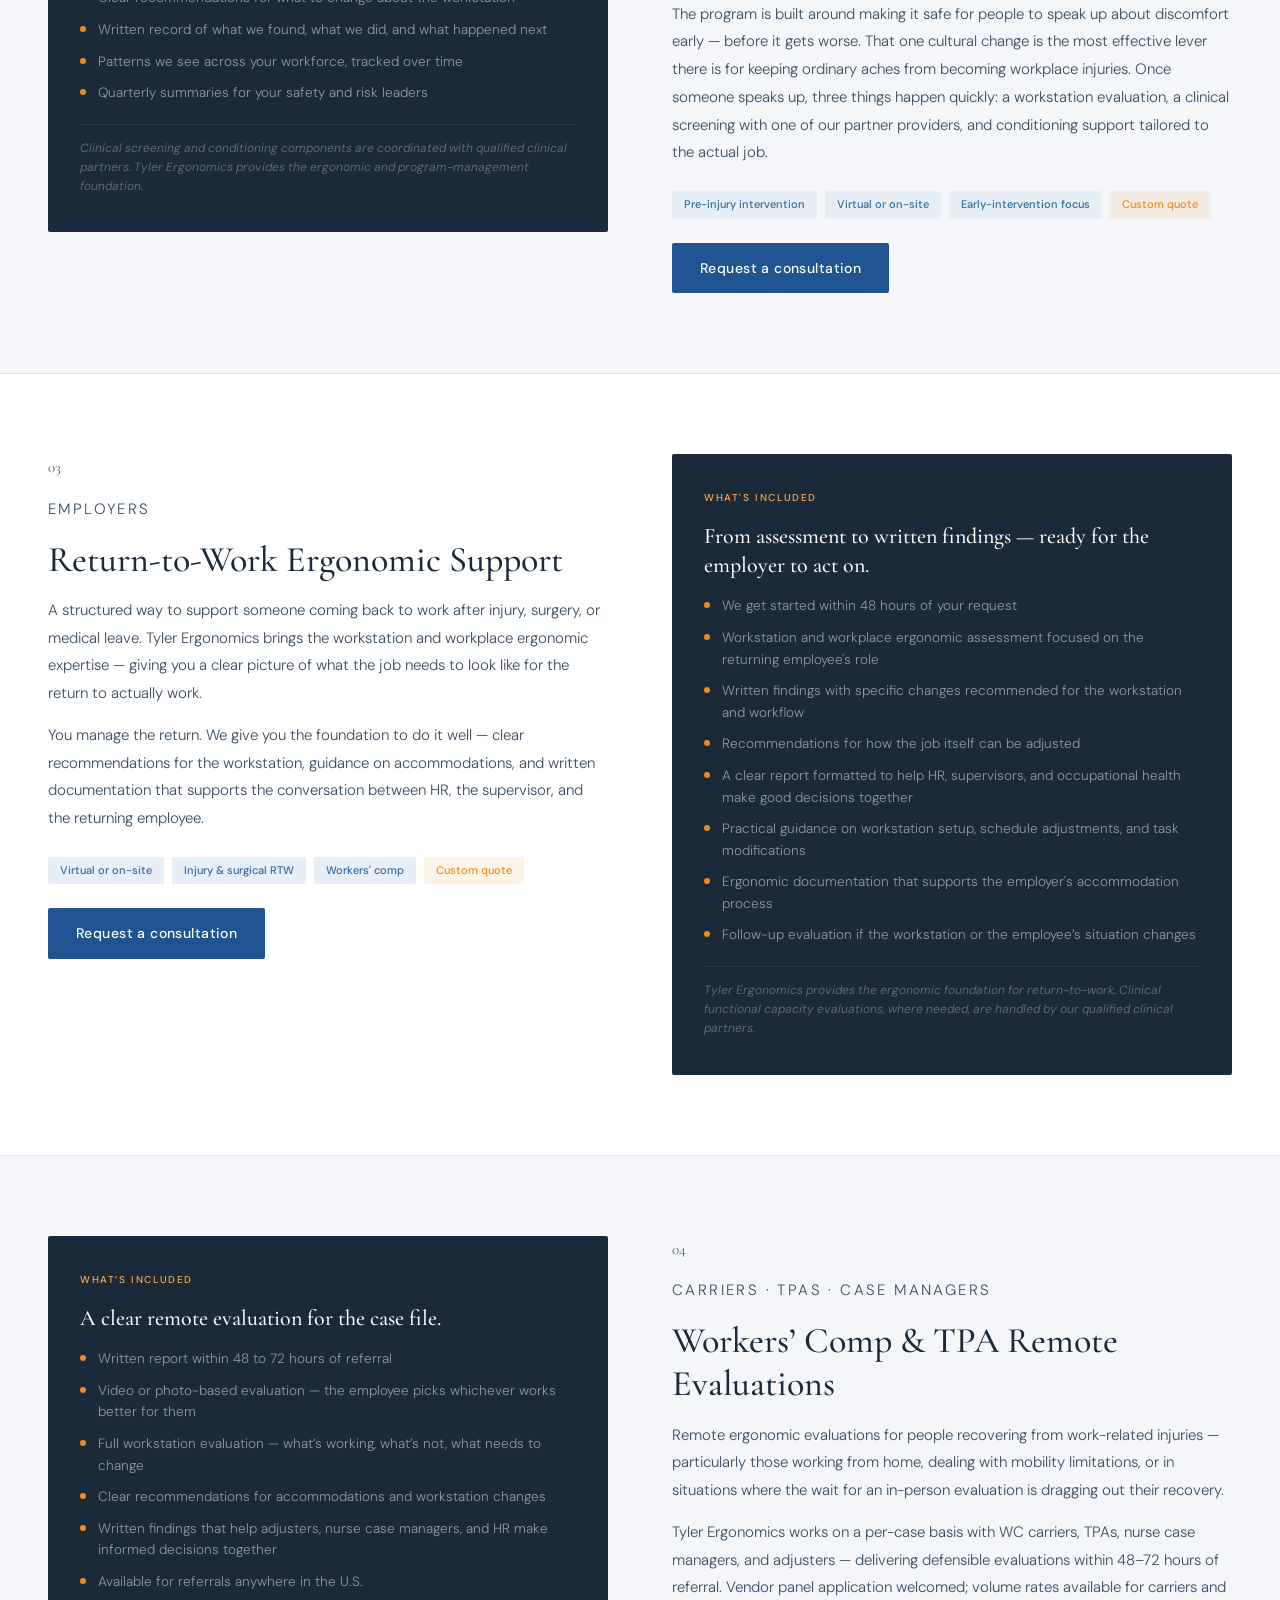
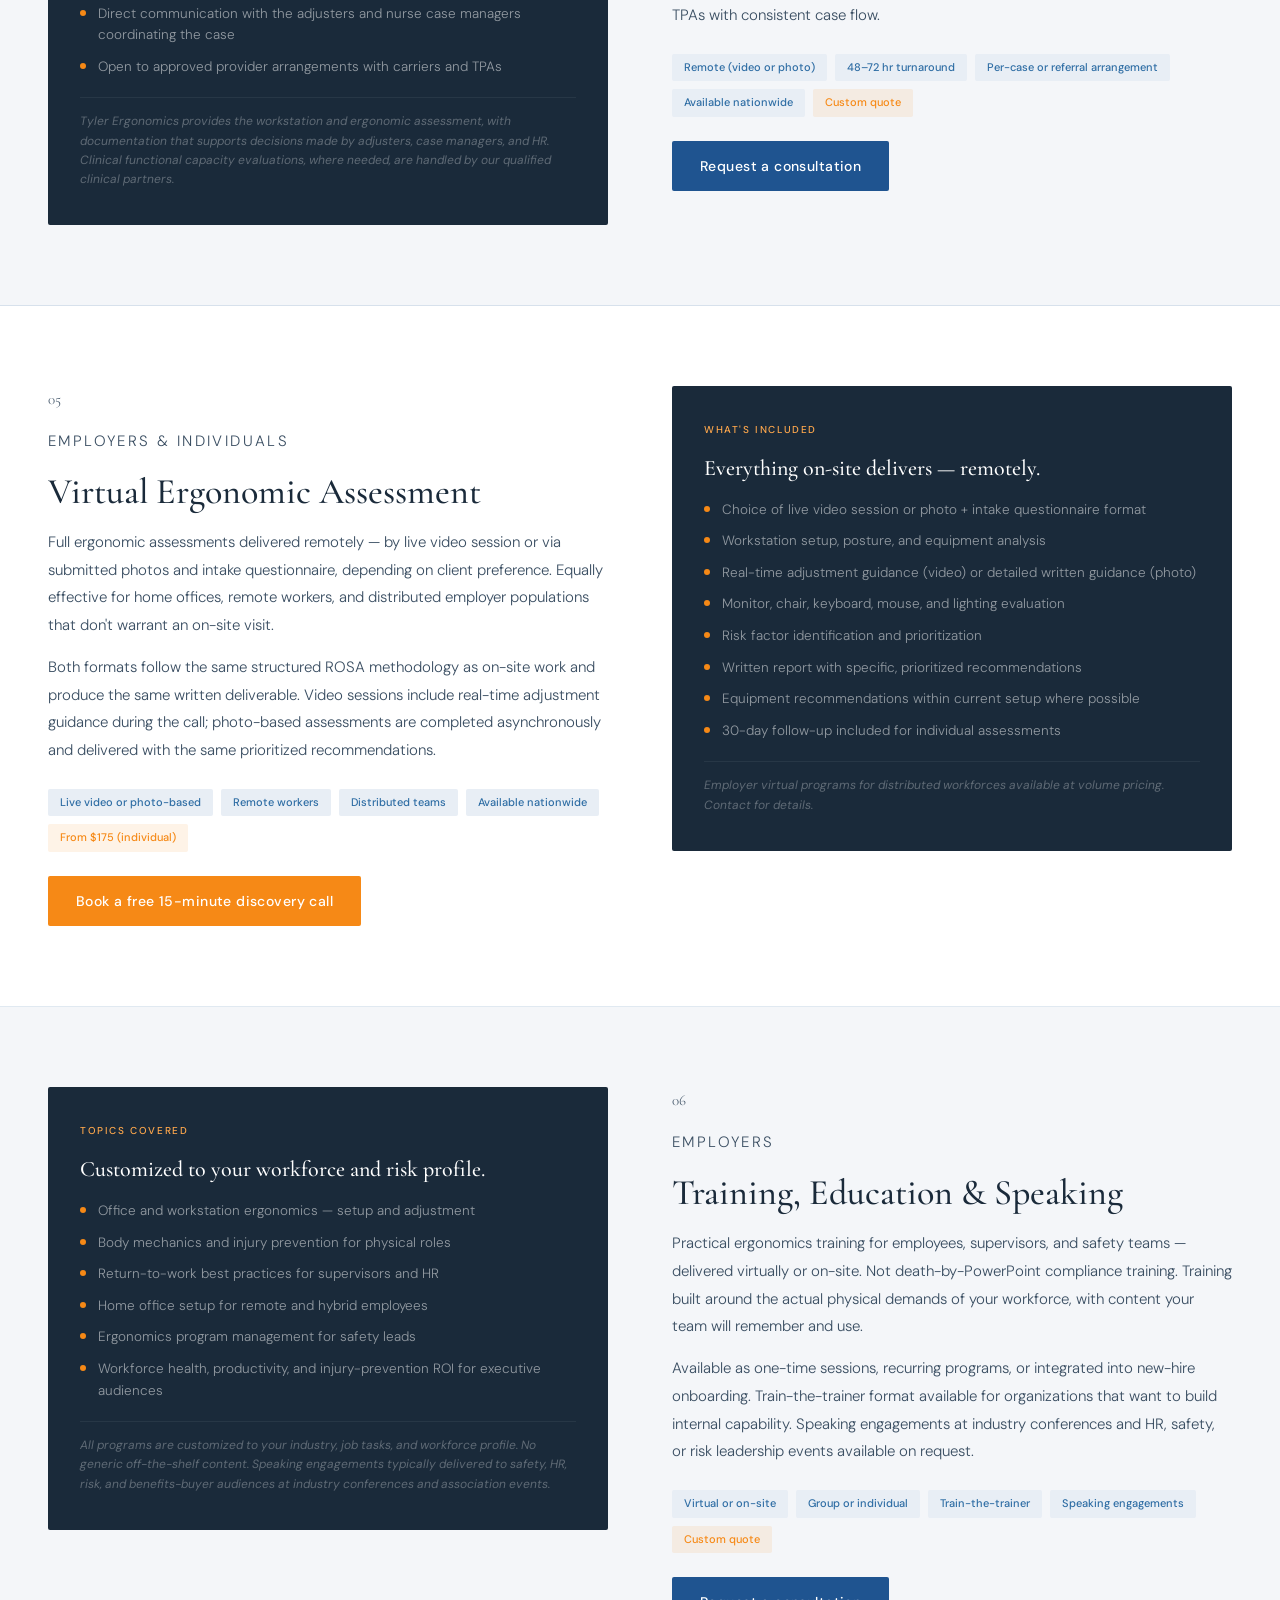
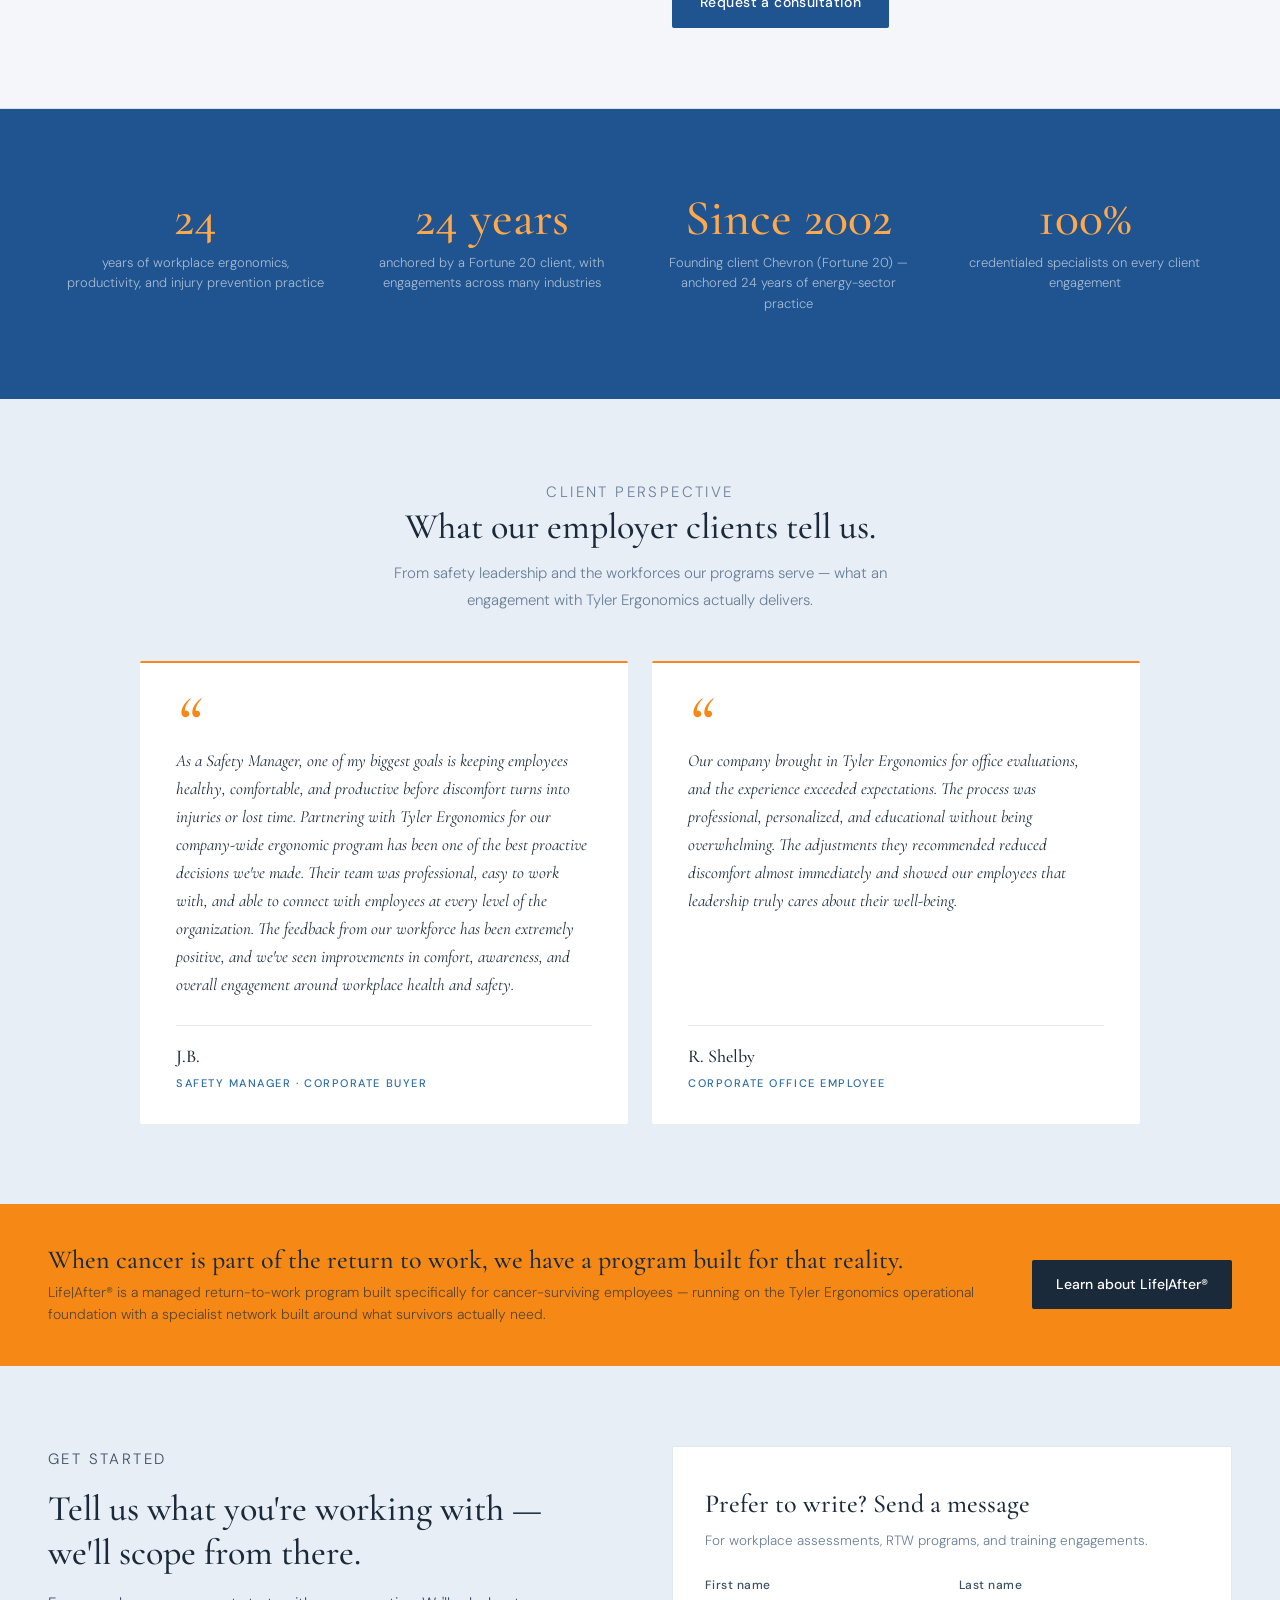
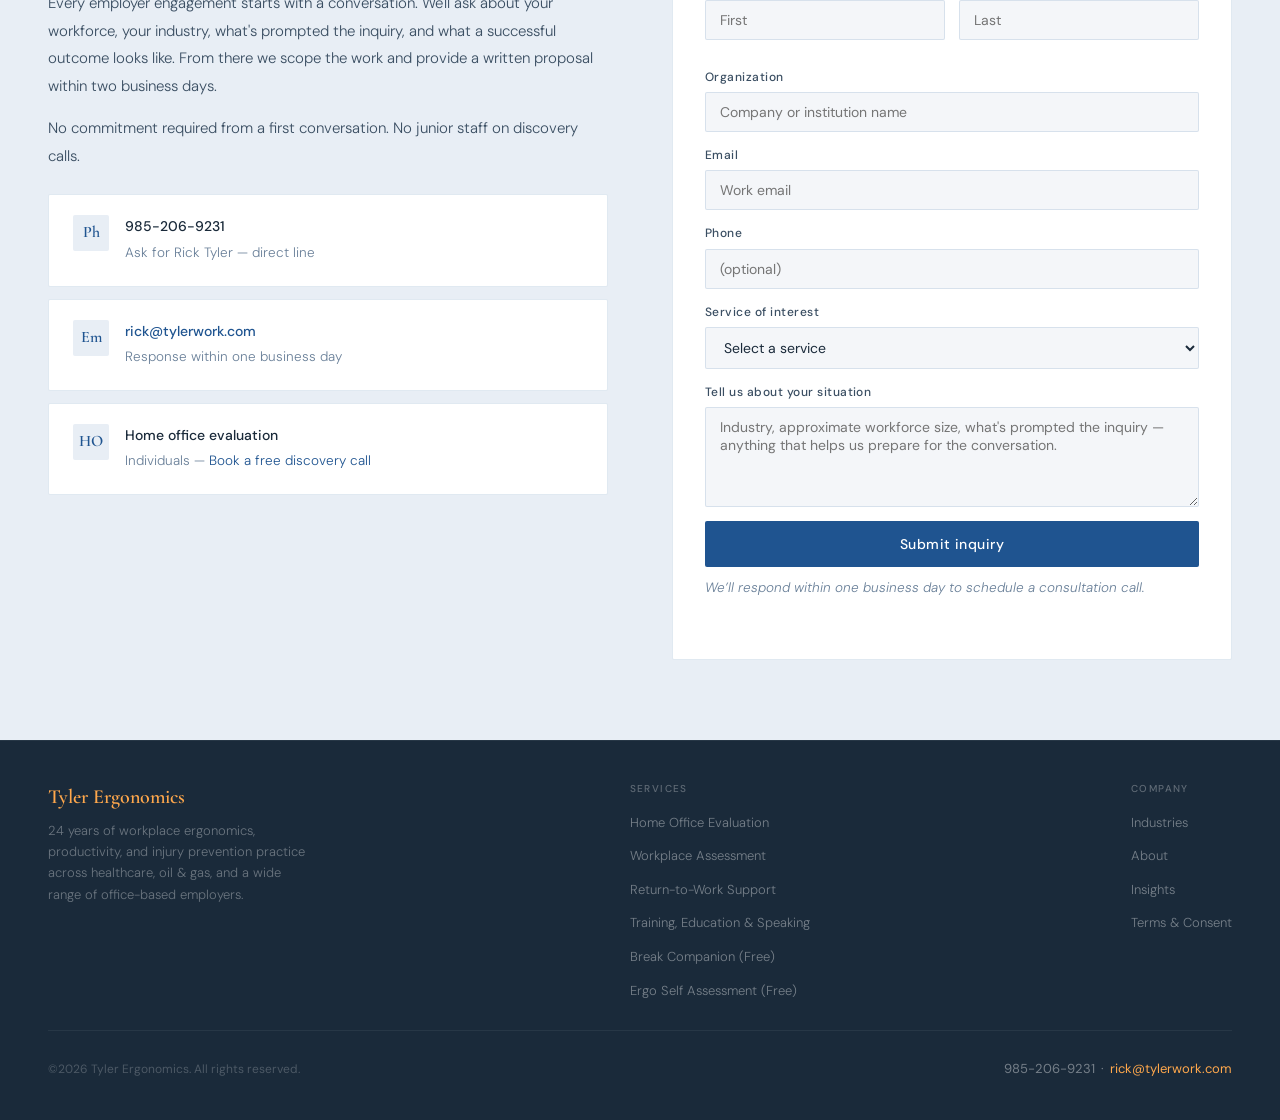
<file: te-02-services.html>
<!DOCTYPE html>
<html lang="en">
<head>
<meta charset="UTF-8">
<meta name="viewport" content="width=device-width, initial-scale=1.0">
<title>Services — Tyler Ergonomics</title>
<meta name="description" content="Workplace assessments, return-to-work ergonomic support, virtual evaluations, and ergonomics training — for employers in healthcare, oil & gas, and a wide range of office-based industries.">
<link rel="preconnect" href="https://fonts.googleapis.com">
<link href="https://fonts.googleapis.com/css2?family=Cormorant+Garamond:ital,wght@0,400;0,500;0,600;1,400;1,500&family=DM+Sans:wght@300;400;500&display=swap" rel="stylesheet">
<style>
*,*::before,*::after{box-sizing:border-box;margin:0;padding:0}
:root{--ink:#1a2a3a;--ink-lt:#1e3040;--blue:#2e6da4;--blue-dk:#1f5490;--blue-lt:#bdd4ea;--ivory:#f4f6f9;--cream:#e8eef5;--warm:#d4dde8;--gold:#f68916;--gold-lt:#ffa84c;--mid:#3a4e62;--soft:#6a8099;--white:#ffffff;--border:rgba(46,109,164,0.15)}
body{font-family:'DM Sans',sans-serif;font-weight:400;color:var(--ink);background:var(--ivory);line-height:1.6;font-size:16px}
nav{background:var(--ink);padding:0 48px;display:flex;align-items:center;justify-content:space-between;height:68px;border-bottom:1px solid rgba(255,255,255,0.06);position:sticky;top:0;z-index:100}
.nav-logo{display:flex;flex-direction:column;text-decoration:none;gap:2px}
.nav-logo-main{font-family:'Cormorant Garamond',serif;font-size:20px;font-weight:600;color:var(--gold-lt);letter-spacing:0.02em;line-height:1}
.nav-logo-sub{font-size:10px;font-weight:500;letter-spacing:0.14em;text-transform:uppercase;color:rgba(255,255,255,0.35)}
.nav-links{display:flex;gap:28px;align-items:center;list-style:none}
.nav-links a{color:rgba(255,255,255,0.58);text-decoration:none;font-size:13px;letter-spacing:0.08em;text-transform:uppercase;font-weight:500;transition:color 0.2s}
.nav-links a:hover,.nav-links a.active{color:var(--gold-lt)}
.nav-cta{background:var(--blue-dk)!important;color:var(--white)!important;padding:8px 20px;border-radius:2px;opacity:1!important}
.nav-cta:hover{background:var(--gold)!important}
.nav-lifeafter{border:1px solid rgba(255,255,255,0.15)!important;padding:7px 16px!important;font-size:11px!important}
.nav-lifeafter:hover{border-color:var(--gold-lt)!important;color:var(--gold-lt)!important;background:none!important}
.eyebrow{font-size:11px;font-weight:500;letter-spacing:0.18em;text-transform:uppercase;color:var(--gold-lt);margin-bottom:16px}
.section-eyebrow{font-size:11px;font-weight:500;letter-spacing:0.16em;text-transform:uppercase;color:var(--blue);margin-bottom:12px}
.btn-primary{background:var(--blue-dk);color:var(--white);padding:14px 28px;border:none;border-radius:2px;font-size:14px;font-weight:500;cursor:pointer;text-decoration:none;display:inline-block;letter-spacing:0.03em;transition:background 0.2s;font-family:'DM Sans',sans-serif}
.btn-primary:hover{background:var(--gold)}
.btn-gold{background:var(--gold);color:var(--white);padding:14px 28px;border:none;border-radius:2px;font-size:14px;font-weight:500;cursor:pointer;text-decoration:none;display:inline-block;letter-spacing:0.03em;font-family:'DM Sans',sans-serif}
.page-header{background:var(--ink);padding:72px 48px 64px;position:relative;overflow:hidden}
.page-header::before{content:'';position:absolute;top:-100px;right:-80px;width:440px;height:440px;border-radius:50%;border:1px solid rgba(46,109,164,0.1)}
.page-header h1{font-family:'Cormorant Garamond',serif;font-size:52px;font-weight:500;color:var(--white);line-height:1.1;max-width:700px;margin-bottom:20px}
.page-header h1 em{font-style:italic;color:var(--gold-lt)}
.page-header-sub{font-size:16px;color:rgba(255,255,255,0.52);max-width:580px;line-height:1.8;font-weight:300}

/* SERVICE DETAIL */
.service-section{padding:80px 48px;border-bottom:1px solid var(--border)}
.service-section:nth-child(odd){background:var(--white)}
.service-section:nth-child(even){background:var(--ivory)}
.service-layout{display:grid;grid-template-columns:1fr 1fr;gap:64px;align-items:start}
.service-layout.flip{direction:rtl}
.service-layout.flip>*{direction:ltr}
.service-num{font-family:'Cormorant Garamond',serif;font-size:72px;font-weight:500;color:rgba(46,109,164,0.12);line-height:1;margin-bottom:-16px}
.service-text h2{font-family:'Cormorant Garamond',serif;font-size:36px;font-weight:500;color:var(--ink);line-height:1.2;margin-bottom:16px}
.service-text p{font-size:15px;color:var(--mid);line-height:1.85;margin-bottom:14px;font-weight:300}
.service-text p:last-of-type{margin-bottom:24px}
.service-tags{display:flex;gap:8px;flex-wrap:wrap;margin-bottom:24px}
.service-tag{font-size:11px;color:var(--blue);background:var(--cream);padding:5px 12px;border-radius:2px;font-weight:500}
.service-tag.gold{background:rgba(246,137,22,0.1);color:var(--gold)}
.service-detail{background:var(--ink);border-radius:2px;padding:36px 32px}
.service-detail-label{font-size:10px;font-weight:500;letter-spacing:0.16em;text-transform:uppercase;color:var(--gold-lt);margin-bottom:16px}
.service-detail h3{font-family:'Cormorant Garamond',serif;font-size:22px;font-weight:500;color:var(--white);margin-bottom:16px;line-height:1.3}
.detail-list{list-style:none;display:flex;flex-direction:column;gap:10px;margin-bottom:20px}
.detail-list li{display:flex;gap:12px;align-items:flex-start;font-size:13.5px;color:rgba(255,255,255,0.52);font-weight:300;line-height:1.6}
.detail-list li::before{content:'';width:6px;height:6px;border-radius:50%;background:var(--gold);flex-shrink:0;margin-top:7px}
.detail-note{font-size:12px;color:rgba(255,255,255,0.3);font-style:italic;border-top:1px solid rgba(255,255,255,0.06);padding-top:14px;margin-top:4px}

/* STAT STRIP */
.stat-strip{background:var(--blue-dk);padding:56px 48px}
.stat-strip-inner{display:grid;grid-template-columns:repeat(4,1fr);gap:2px}
.stat-item{text-align:center;padding:28px 16px}
.stat-num{font-family:'Cormorant Garamond',serif;font-size:50px;font-weight:500;color:var(--gold-lt);line-height:1;margin-bottom:10px}
.stat-label{font-size:13px;color:rgba(255,255,255,0.6);line-height:1.6;font-weight:300}

/* CONTACT / INQUIRY */
.contact-section{background:var(--cream);padding:80px 48px}
.contact-layout{display:grid;grid-template-columns:1fr 1fr;gap:64px;align-items:start}
.contact-text h2{font-family:'Cormorant Garamond',serif;font-size:36px;font-weight:500;color:var(--ink);line-height:1.2;margin-bottom:16px}
.contact-text p{font-size:15px;color:var(--mid);line-height:1.85;margin-bottom:14px;font-weight:300}
.contact-cards{display:flex;flex-direction:column;gap:12px;margin-top:24px}
.contact-card{background:var(--white);border:1px solid var(--border);border-radius:2px;padding:20px 24px;display:flex;gap:16px;align-items:flex-start}
.contact-card-icon{width:36px;height:36px;border-radius:2px;background:var(--cream);display:flex;align-items:center;justify-content:center;flex-shrink:0;font-family:'Cormorant Garamond',serif;font-size:16px;font-weight:600;color:var(--blue-dk)}
.contact-card-body h4{font-size:14px;font-weight:500;color:var(--ink);margin-bottom:3px}
.contact-card-body p{font-size:13.5px;color:var(--soft);font-weight:300;margin:0}
.contact-card-body a{color:var(--blue-dk);text-decoration:none}
.inquiry-form{background:var(--white);border:1px solid var(--border);border-radius:2px;padding:36px 32px}
.inquiry-form h3{font-family:'Cormorant Garamond',serif;font-size:26px;font-weight:500;color:var(--ink);margin-bottom:6px}
.inquiry-form p{font-size:13.5px;color:var(--soft);margin-bottom:24px;font-weight:300}
.form-row{display:grid;grid-template-columns:1fr 1fr;gap:14px;margin-bottom:14px}
.form-field{display:flex;flex-direction:column;gap:5px;margin-bottom:14px}
.form-field label{font-size:12px;font-weight:500;color:var(--mid);letter-spacing:0.04em}
.form-field input,.form-field select,.form-field textarea{padding:10px 14px;border:1px solid var(--border);border-radius:2px;font-size:14px;font-family:'DM Sans',sans-serif;color:var(--ink);background:var(--ivory);outline:none;transition:border-color 0.2s}
.form-field input:focus,.form-field select:focus,.form-field textarea:focus{border-color:var(--blue)}
.form-field textarea{resize:vertical;min-height:100px}
.form-note{font-size:11px;color:var(--soft);margin-top:10px;font-style:italic}

/* BRIDGE */
.bridge-strip{background:var(--gold);padding:40px 48px;display:flex;justify-content:space-between;align-items:center;gap:32px}
.bridge-strip-text h3{font-family:'Cormorant Garamond',serif;font-size:26px;font-weight:500;color:var(--ink);margin-bottom:6px;line-height:1.2}
.bridge-strip-text p{font-size:14px;color:rgba(26,42,58,0.7);font-weight:300}
.btn-ink{background:var(--ink);color:var(--white);padding:13px 24px;border:none;border-radius:2px;font-size:14px;font-weight:500;text-decoration:none;display:inline-block;white-space:nowrap;font-family:'DM Sans',sans-serif}

/* TESTIMONIALS */
.testimonials-section{background:var(--cream);padding:80px 48px}
.testimonials-header{text-align:center;margin-bottom:48px}
.testimonials-header h2{font-family:'Cormorant Garamond',serif;font-size:36px;font-weight:500;color:var(--ink);line-height:1.2;margin-bottom:12px}
.testimonials-header p{font-size:15px;color:var(--soft);max-width:560px;margin:0 auto;line-height:1.75;font-weight:300}
.testimonials-grid{display:grid;grid-template-columns:repeat(2,1fr);gap:24px;max-width:1000px;margin:0 auto}
.testimonial-card{background:var(--white);border-radius:2px;padding:40px 36px 32px;display:flex;flex-direction:column;position:relative;border-top:2px solid var(--gold)}
.testimonial-glyph{font-family:'Cormorant Garamond',serif;font-size:72px;font-weight:500;color:var(--gold);line-height:0.5;margin-bottom:16px;font-style:italic;letter-spacing:-0.04em;height:28px}
.testimonial-quote{font-family:'Cormorant Garamond',serif;font-size:17px;font-style:italic;color:var(--ink);line-height:1.65;margin-bottom:26px;font-weight:400;flex-grow:1}
.testimonial-divider{height:1px;background:var(--border);margin-bottom:16px}
.testimonial-name{font-family:'Cormorant Garamond',serif;font-size:18px;font-weight:500;color:var(--ink);margin-bottom:4px}
.testimonial-context{font-size:11px;font-weight:500;letter-spacing:0.14em;text-transform:uppercase;color:var(--blue);line-height:1.5}

footer{background:var(--ink);padding:40px 48px;border-top:1px solid rgba(255,255,255,0.06)}
.footer-top{display:flex;justify-content:space-between;align-items:flex-start;margin-bottom:28px;padding-bottom:28px;border-bottom:1px solid rgba(255,255,255,0.06)}
.footer-brand .footer-logo-main{font-family:'Cormorant Garamond',serif;font-size:20px;font-weight:600;color:var(--gold-lt);margin-bottom:6px}
.footer-brand p{font-size:13px;color:rgba(255,255,255,0.35);font-weight:300;max-width:260px;line-height:1.65}
.footer-nav-group h5{font-size:10px;font-weight:500;letter-spacing:0.14em;text-transform:uppercase;color:rgba(255,255,255,0.3);margin-bottom:12px}
.footer-nav-group ul{list-style:none;display:flex;flex-direction:column;gap:8px}
.footer-nav-group a{font-size:13px;color:rgba(255,255,255,0.4);text-decoration:none;font-weight:300}
.footer-nav-group a:hover{color:var(--gold-lt)}
.footer-bottom{display:flex;justify-content:space-between;align-items:center}
.footer-copy{font-size:12px;color:rgba(255,255,255,0.22)}
.footer-contact{font-size:13px;color:rgba(255,255,255,0.4)}
.footer-contact strong{color:var(--gold-lt);font-weight:400}


/* ============================================
   RESPONSIVE — TABLET & MOBILE
   ============================================ */

/* TABLET (under 1024px) */
@media (max-width: 1024px) {
  .footer-top { grid-template-columns: 2fr 1fr 1fr 1fr; gap: 32px; }
}

/* TABLET TO SMALL DESKTOP (under 968px) */
@media (max-width: 968px) {
  nav { padding: 16px 20px; gap: 16px; }
  .nav-logo-main { font-size: 18px; }
  .nav-logo-sub { font-size: 9px; }
  .nav-links { gap: 14px; flex-wrap: wrap; }
  .nav-links a:not(.btn-gold):not(.nav-cta) { font-size: 12.5px; }

  /* Hero adjustments */
  .hero, .page-header { padding: 48px 20px; }
  .hero { flex-direction: column; gap: 32px; }
  .hero-content, .hero-graphic { width: 100%; max-width: 100%; }
  .hero h1, .page-header h1 { font-size: 38px; line-height: 1.15; }
  .hero-sub, .page-header-sub { font-size: 16px; }

  /* Section padding universal */
  section { padding-left: 20px !important; padding-right: 20px !important; }

  /* Grids collapse */
  .services-grid { grid-template-columns: 1fr 1fr; gap: 16px; }
  .stat-strip { grid-template-columns: 1fr 1fr; }
  .stats-strip { grid-template-columns: 1fr 1fr; }
  .gallery-grid { grid-template-columns: 1fr 1fr; }
  .anchor-grid { grid-template-columns: 1fr; gap: 16px; }
  .who-grid { grid-template-columns: 1fr 1fr; }
  .symptoms-grid { grid-template-columns: 1fr 1fr; }
  .credibility-band { grid-template-columns: 1fr 1fr; gap: 24px; }
  .testimonial-grid { grid-template-columns: 1fr; }
  .articles-grid { grid-template-columns: 1fr; }
  .what-grid { grid-template-columns: 1fr; }
  .cta-split { grid-template-columns: 1fr; gap: 16px; }
  .audience-section, .audience-grid { grid-template-columns: 1fr; }
  .timeline-grid { grid-template-columns: 1fr; }
  .credentials-grid { grid-template-columns: 1fr; }
  .contact-grid { grid-template-columns: 1fr; gap: 16px; }
  .footer-top { grid-template-columns: 1fr 1fr; gap: 32px; }

  /* Hero booking card stacks */
  .hero-booking-card { width: 100%; max-width: 100%; }

  /* Two-path availability band — homepage */
  section[style*="grid-template-columns:1fr 1fr"] > div[style*="grid-template-columns"] { grid-template-columns: 1fr !important; gap: 32px !important; }

  /* Article header */
  .article-header { padding: 48px 20px 32px; }
  .article-header h1 { font-size: 36px; }
  .article-body { padding: 48px 20px; }
  .article-body-inner { font-size: 16px; }
  .article-body-inner h2 { font-size: 26px; }
  .data-stats { grid-template-columns: 1fr; }
  .stat-num { font-size: 36px; }

  /* CTA section */
  .cta-section { padding: 60px 20px; }
  .cta-section h2 { font-size: 32px; }

  /* Footer */
  footer { padding: 48px 20px 24px; }
  .footer-bottom { flex-direction: column; gap: 12px; text-align: center; }
}

/* PHONE (under 640px) */
@media (max-width: 640px) {
  /* Navigation — keep brand + CTA only, hide intermediate links */
  nav { padding: 14px 16px; }
  .nav-links a:not(.btn-gold):not(.nav-cta) { display: none; }
  .nav-logo-main { font-size: 17px; }
  .nav-logo-sub { display: none; }
  .btn-gold, .nav-cta { padding: 9px 16px; font-size: 12.5px; }

  /* Section padding reduced further */
  section { padding-left: 16px !important; padding-right: 16px !important; padding-top: 40px !important; padding-bottom: 40px !important; }

  /* Hero / page header */
  .hero, .page-header, .article-header { padding: 40px 16px 32px !important; }
  .hero h1, .page-header h1, .article-header h1 { font-size: 32px !important; }
  .hero-sub, .page-header-sub, .article-dek { font-size: 15px; }
  .hero-credibility { font-size: 13px; }

  /* All multi-column grids → single column on phone */
  .services-grid, .gallery-grid, .who-grid, .symptoms-grid, .stat-strip, .stats-strip, .credibility-band, .footer-top, .testimonial-grid, .articles-grid, .what-grid, .cta-split, .anchor-grid, .timeline-grid, .credentials-grid, .contact-grid {
    grid-template-columns: 1fr !important;
    gap: 14px !important;
  }

  /* Headings scale */
  h2 { font-size: 26px !important; line-height: 1.2 !important; }
  h3 { font-size: 19px !important; }
  .services-header h2, .who-header h2, .gallery-header h2, .urgency-header h2, .credibility-header h2 { font-size: 28px !important; }

  /* Buttons full-width on phone */
  .hero-actions { flex-direction: column; gap: 12px; }
  .hero-actions a, .hero-actions .btn-gold, .hero-actions .btn-outline { width: 100%; text-align: center; padding: 13px 20px !important; }

  /* Service / who / gallery cards reduce padding */
  .service-card, .who-card, .gallery-card, .anchor-card, .testimonial-card { padding: 24px 20px !important; }

  /* Symptom cards smaller padding */
  .symptom-card { padding: 14px 16px !important; font-size: 14px !important; }

  /* Trust strip phone */
  .trust-strip { padding: 16px 16px !important; }
  .trust-clients { flex-wrap: wrap; gap: 8px 14px !important; justify-content: center; }
  .trust-divider { display: none; }
  .trust-client { font-size: 11.5px !important; }
  .trust-strip-human { padding: 16px 16px !important; }
  .trust-strip-human p { font-size: 13px !important; }

  /* Credibility band */
  .credibility-band { padding: 32px 16px !important; }
  .credibility-stat { font-size: 26px !important; }

  /* Stat numbers */
  .stat-num { font-size: 32px !important; }

  /* Forms — full width, prevent iOS zoom */
  .inquiry-form input, .inquiry-form select, .inquiry-form textarea { font-size: 16px !important; width: 100% !important; padding: 12px 14px !important; }
  .inquiry-form .form-row { grid-template-columns: 1fr !important; gap: 14px !important; }
  .inquiry-form button[type="submit"] { width: 100% !important; }

  /* Article body adjustments */
  .article-body { padding: 32px 16px !important; }
  .article-body-inner { font-size: 15.5px; line-height: 1.7; }
  .article-body-inner h2 { font-size: 24px !important; margin-top: 32px !important; }
  .article-body-inner h3 { font-size: 18px !important; }
  .article-body-inner blockquote { font-size: 18px !important; padding: 4px 0 4px 18px !important; }
  .article-body-inner li { font-size: 15px !important; }
  .sources-list li { font-size: 12.5px !important; padding-left: 30px !important; }

  /* CTA section phone */
  .cta-section { padding: 48px 16px !important; }
  .cta-section h2 { font-size: 26px !important; }
  .cta-section p { font-size: 14.5px; }

  /* Footer phone */
  footer { padding: 36px 16px 20px !important; }
  .footer-top { gap: 28px !important; }
  .footer-logo-main { font-size: 19px; }
  .footer-bottom { font-size: 10px !important; flex-direction: column; gap: 8px; }
  .footer-contact { font-size: 12px !important; }
}


.nav-free-badge{display:inline-block;background:var(--gold);color:var(--ink);font-size:9px;font-weight:600;padding:2px 5px;margin-left:5px;letter-spacing:0.08em;text-transform:uppercase;border-radius:2px;vertical-align:middle;line-height:1}

/* ============================================
   MOBILE HAMBURGER MENU
   ============================================ */
.mobile-menu-toggle { display: none; background: transparent; border: none; color: #fff; cursor: pointer; padding: 6px; align-items: center; justify-content: center; }
.mobile-menu-close { display: none; }

@media (max-width: 640px) {
  .mobile-menu-toggle { display: flex !important; order: 99; }
  .mobile-menu-toggle svg { width: 26px; height: 26px; stroke: rgba(255,255,255,0.9); }
  
  /* Hide everything in nav-links by default on phone — overlay takes over */
  .nav-links { display: none !important; }
  
  /* When mobile menu is open, transform nav-links into full-height slide-out panel */
  .nav-links.mobile-open {
    display: flex !important;
    flex-direction: column !important;
    align-items: stretch !important;
    position: fixed !important;
    top: 0 !important;
    right: 0 !important;
    width: 84% !important;
    max-width: 320px !important;
    height: 100vh !important;
    background: #1a2a3a !important;
    padding: 68px 28px 32px !important;
    margin: 0 !important;
    gap: 0 !important;
    z-index: 9999 !important;
    overflow-y: auto !important;
    box-shadow: -8px 0 30px rgba(0,0,0,0.3);
  }
  .nav-links.mobile-open li { list-style: none !important; }
  .nav-links.mobile-open a {
    display: block !important;
    color: rgba(255,255,255,0.85) !important;
    text-decoration: none !important;
    font-size: 16px !important;
    font-weight: 400 !important;
    padding: 16px 0 !important;
    border-bottom: 1px solid rgba(255,255,255,0.08) !important;
    background: transparent !important;
    letter-spacing: 0.02em !important;
    text-transform: none !important;
  }
  .nav-links.mobile-open a:hover, .nav-links.mobile-open a.current, .nav-links.mobile-open a.active { color: #ffa84c !important; }
  .nav-links.mobile-open a.btn-gold, .nav-links.mobile-open a.nav-cta {
    background: #f68916 !important;
    color: #1a2a3a !important;
    text-align: center;
    padding: 14px 20px !important;
    border-radius: 2px;
    border-bottom: none !important;
    margin-top: 20px;
    font-weight: 500 !important;
  }
  .mobile-menu-close {
    display: block !important;
    position: absolute;
    top: 14px;
    right: 16px;
    background: transparent;
    border: none;
    color: rgba(255,255,255,0.9);
    font-size: 32px;
    cursor: pointer;
    padding: 6px 12px;
    line-height: 1;
    z-index: 10000;
  }
  /* Dedicated backdrop element (replaces ::before pseudo-element for iOS reliability) */
  .mobile-menu-backdrop {
    display: none;
    position: fixed;
    inset: 0;
    background: rgba(0,0,0,0.5);
    z-index: 9998;
  }
  .mobile-menu-backdrop.show {
    display: block;
  }
  /* Ensure links and buttons inside open menu are tappable on iOS */
  .nav-links.mobile-open a,
  .nav-links.mobile-open .mobile-menu-close {
    pointer-events: auto !important;
    cursor: pointer !important;
    -webkit-tap-highlight-color: rgba(255,255,255,0.1);
    position: relative;
    z-index: 1;
  }
  body.mobile-nav-open { overflow: hidden; }
}


/* ============================================
   UNIVERSAL MOBILE GRID COLLAPSE — prevent horizontal overflow on phone
   ============================================ */
@media (max-width: 968px) {
  .industries-grid, .gallery-grid, .symptoms-grid, .who-grid {
    grid-template-columns: 1fr 1fr !important;
    gap: 16px !important;
  }
  .stat-strip-inner, .process-steps, .data-stats, .stats-grid {
    grid-template-columns: 1fr 1fr !important;
    gap: 28px !important;
  }
}
@media (max-width: 540px) {
  .industries-grid, .gallery-grid, .symptoms-grid, .who-grid,
  .stat-strip-inner, .process-steps, .data-stats, .stats-grid {
    grid-template-columns: 1fr !important;
    gap: 18px !important;
  }
}

/* Belt-and-braces: prevent horizontal scroll at the page level */
html, body { overflow-x: hidden; max-width: 100vw; }


/* SERVICES FORM MOBILE FIX */
@media (max-width: 968px) {
  .contact-layout { grid-template-columns: 1fr !important; gap: 32px !important; }
  .form-row { grid-template-columns: 1fr !important; gap: 14px !important; }
  /* iOS-safe input font-size to prevent auto-zoom */
  input, select, textarea { font-size: 16px !important; }
}


/* NEW MOBILE MENU SYSTEM (replaces old hamburger) */
@media (max-width: 640px) {
  #rt-mobile-toggle { display: block !important; }
  .nav-links { display: none !important; }
  .nav { padding: 12px 16px !important; }
}


/* Hide the OLD hamburger button (from previous JS code) — use only the new one */
@media (max-width: 640px) {
  .mobile-menu-toggle { display: none !important; }
  .nav-links.mobile-open { display: none !important; }
}

</style>
<link rel="icon" href="favicon.ico" sizes="any">
<link rel="icon" type="image/png" sizes="32x32" href="favicon-32.png">
<link rel="apple-touch-icon" href="apple-touch-icon.png">
<link rel="stylesheet" href="site.css">
<script src="booking-config.js?v=20261102b"></script>
<script src="site.js?v=20261102b" defer></script>
</head>
<body>

<nav>
  <a href="index.html" class="nav-logo">
    <span class="nav-logo-main">Tyler Ergonomics</span>
    <span class="nav-logo-sub">Work safer · Work smarter · Work better</span>
  </a>
  <ul class="nav-links">
    <li><a href="te-02-services.html" class="active">Services</a></li>
    <li><a href="te-03-home-office.html">Home Office</a></li>
    <li><a href="te-04-industries.html">Industries</a></li>
    <li><a href="te-05-about.html">About</a></li>
    <li><a href="te-06-insights.html">Insights</a></li>
    <li><a href="te-07-break-companion.html">Break Companion <span class="nav-free-badge">Free</span></a></li>
    <li><a href="ergo-self-assessment.html">Ergo Self Assessment <span class="nav-free-badge">Free</span></a></li>
    <li><a href="https://calendly.com/rick-tylerwork/free-ergonomic-discovery-call" class="nav-cta" data-booking target="_blank" rel="noopener">Book a free discovery call</a></li>
  </ul>
  <button id="rt-mobile-toggle" onclick="document.getElementById('rt-mobile-menu').style.display='block';document.getElementById('rt-mobile-backdrop').style.display='block';" style="display:none;background:transparent;border:none;color:white;cursor:pointer;padding:8px 12px;" aria-label="Open menu">
    <svg viewBox="0 0 24 24" width="26" height="26" fill="none" stroke="currentColor" stroke-width="2" stroke-linecap="round"><line x1="3" y1="6" x2="21" y2="6"></line><line x1="3" y1="12" x2="21" y2="12"></line><line x1="3" y1="18" x2="21" y2="18"></line></svg>
  </button>
</nav>
<!-- BRAND NEW MOBILE MENU (separate from main nav for iOS reliability) -->
<div id="rt-mobile-menu" style="display:none;position:fixed;top:0;right:0;bottom:0;width:84%;max-width:320px;background:#1a2a3a;z-index:99999;padding:60px 28px 32px;overflow-y:auto;box-shadow:-8px 0 30px rgba(0,0,0,0.3);box-sizing:border-box;">
  <button onclick="document.getElementById('rt-mobile-menu').style.display='none';document.getElementById('rt-mobile-backdrop').style.display='none';" style="position:absolute;top:14px;right:16px;background:transparent;border:none;color:white;font-size:32px;cursor:pointer;padding:6px 12px;line-height:1;font-family:inherit;" aria-label="Close menu">&times;</button>
  <button onclick="location.href='index.html'" style="display:block;width:100%;text-align:left;background:transparent;border:none;border-bottom:1px solid rgba(255,255,255,0.08);color:rgba(255,255,255,0.85);font-size:16px;padding:16px 0;cursor:pointer;font-family:inherit;">Home</button>
  <button onclick="location.href='te-02-services.html'" style="display:block;width:100%;text-align:left;background:transparent;border:none;border-bottom:1px solid rgba(255,255,255,0.08);color:rgba(255,255,255,0.85);font-size:16px;padding:16px 0;cursor:pointer;font-family:inherit;">Services</button>
  <button onclick="location.href='te-03-home-office.html'" style="display:block;width:100%;text-align:left;background:transparent;border:none;border-bottom:1px solid rgba(255,255,255,0.08);color:rgba(255,255,255,0.85);font-size:16px;padding:16px 0;cursor:pointer;font-family:inherit;">Home Office</button>
  <button onclick="location.href='te-04-industries.html'" style="display:block;width:100%;text-align:left;background:transparent;border:none;border-bottom:1px solid rgba(255,255,255,0.08);color:rgba(255,255,255,0.85);font-size:16px;padding:16px 0;cursor:pointer;font-family:inherit;">Industries</button>
  <button onclick="location.href='te-05-about.html'" style="display:block;width:100%;text-align:left;background:transparent;border:none;border-bottom:1px solid rgba(255,255,255,0.08);color:rgba(255,255,255,0.85);font-size:16px;padding:16px 0;cursor:pointer;font-family:inherit;">About</button>
  <button onclick="location.href='te-06-insights.html'" style="display:block;width:100%;text-align:left;background:transparent;border:none;border-bottom:1px solid rgba(255,255,255,0.08);color:rgba(255,255,255,0.85);font-size:16px;padding:16px 0;cursor:pointer;font-family:inherit;">Insights</button>
  <button onclick="location.href='te-07-break-companion.html'" style="display:block;width:100%;text-align:left;background:transparent;border:none;border-bottom:1px solid rgba(255,255,255,0.08);color:rgba(255,255,255,0.85);font-size:16px;padding:16px 0;cursor:pointer;font-family:inherit;">Break Companion <span style="background:#f68916;color:#1a2a3a;font-size:10px;padding:2px 6px;border-radius:2px;font-weight:600;margin-left:6px;">FREE</span></button>
  <button onclick="location.href='ergo-self-assessment.html'" style="display:block;width:100%;text-align:left;background:transparent;border:none;border-bottom:1px solid rgba(255,255,255,0.08);color:rgba(255,255,255,0.85);font-size:16px;padding:16px 0;cursor:pointer;font-family:inherit;">Ergo Self Assessment <span style="background:#f68916;color:#1a2a3a;font-size:10px;padding:2px 6px;border-radius:2px;font-weight:600;margin-left:6px;">FREE</span></button>
  <button data-booking onclick="window.open('https://calendly.com/rick-tylerwork/free-ergonomic-discovery-call','_blank','noopener');return false;" style="display:block;width:100%;text-align:center;background:#f68916;border:none;color:#1a2a3a;font-size:14px;padding:14px 20px;cursor:pointer;font-family:inherit;margin-top:20px;font-weight:500;border-radius:2px;">Book a free discovery call</button>
</div>
<div id="rt-mobile-backdrop" onclick="document.getElementById('rt-mobile-menu').style.display='none';document.getElementById('rt-mobile-backdrop').style.display='none';" style="display:none;position:fixed;inset:0;background:rgba(0,0,0,0.5);z-index:99998;"></div>


<div class="page-header">
  <p class="eyebrow">Services</p>
  <h1>What we do — and how<br>we <em>deliver it.</em></h1>
  <p class="page-header-sub">Every engagement is led by a credentialed ergonomist with real field experience — no AI-generated reports, no templated assessments, no junior staff. Tyler Ergonomics is an independent practice — we don't sell ergonomic equipment, accessories, or branded products, so recommendations are based on what works for the person, not what works for our bottom line. All client information is handled per HIPAA-compliant privacy practices.</p>
</div>

<!-- SERVICE 1: WORKPLACE ASSESSMENT -->
<section class="service-section">
  <div class="service-layout">
    <div class="service-text">
      <p class="service-num">01</p>
      <p class="section-eyebrow">Employers</p>
      <h2>Workplace Ergonomic Assessment</h2>
      <p>A systematic analysis of workstations, job tasks, and work patterns — identifying ergonomic risk factors before they become injuries or workers' comp claims. Delivered virtually or on-site, depending on scope.</p>
      <p>Every assessment produces a written risk report with specific, prioritized findings and actionable recommendations — organized by risk so your safety team knows exactly where to act first.</p>
      <div class="service-tags">
        <span class="service-tag">Virtual or on-site</span>
        <span class="service-tag">Healthcare</span>
        <span class="service-tag">Oil &amp; Gas</span>
        <span class="service-tag">Office-based employers</span>
        <span class="service-tag gold">Custom quote</span>
      </div>
      <a href="#contact" class="btn-primary">Request a consultation</a>
    </div>
    <div class="service-detail">
      <p class="service-detail-label">What's included</p>
      <h3>From site walkthrough to written report.</h3>
      <ul class="detail-list">
        <li>Pre-assessment job task review and hazard identification</li>
        <li>Virtual or on-site workstation and workflow observation</li>
        <li>Systematic evaluation using the ROSA framework — how well the workstation fits the person, what postures the job demands, what motions repeat through the day, and what the environment (lighting, layout, equipment) is doing to the body</li>
        <li>Written report — findings prioritized by risk level, with specific recommendations for each</li>
        <li>Recommended interventions with estimated cost ranges</li>
        <li>Review session with safety team or HR to walk through findings</li>
        <li>30-day follow-up to confirm implementation progress</li>
      </ul>
      <p class="detail-note">Scope and pricing depend on facility size, number of workstations, and delivery format. Multi-site programs available.</p>
    </div>
  </div>
</section>

<!-- SERVICE 2: RAPID RESPONSE -->
<section class="service-section">
  <div class="service-layout flip">
    <div class="service-text">
      <p class="service-num">02</p>
      <p class="section-eyebrow">Employers</p>
      <h2>Rapid Response Program</h2>
      <p>When someone on your team starts feeling neck discomfort that builds through the afternoon, a wrist that hurts by Friday, or a back that's stiff every morning, the window to fix it before it becomes a real injury is short. The Rapid Response Program catches early symptoms, finds what's driving them, and addresses them before they get worse.</p>
      <p>The program is built around making it safe for people to speak up about discomfort early — before it gets worse. That one cultural change is the most effective lever there is for keeping ordinary aches from becoming workplace injuries. Once someone speaks up, three things happen quickly: a workstation evaluation, a clinical screening with one of our partner providers, and conditioning support tailored to the actual job.</p>
      <div class="service-tags">
        <span class="service-tag">Pre-injury intervention</span>
        <span class="service-tag">Virtual or on-site</span>
        <span class="service-tag">Early-intervention focus</span>
        <span class="service-tag gold">Custom quote</span>
      </div>
      <a href="#contact" class="btn-primary">Request a consultation</a>
    </div>
    <div class="service-detail">
      <p class="service-detail-label">What&rsquo;s included</p>
      <h3>Catch it early, before it gets worse.</h3>
      <ul class="detail-list">
        <li>Helping you build a culture where people feel safe speaking up about discomfort early</li>
        <li>Fast-turnaround workstation evaluation when someone reports discomfort</li>
        <li>Clinical screening through our partner providers when it&rsquo;s needed</li>
        <li>Conditioning support tailored to the actual job, delivered through our clinical partners</li>
        <li>Clear recommendations for what to change about the workstation</li>
        <li>Written record of what we found, what we did, and what happened next</li>
        <li>Patterns we see across your workforce, tracked over time</li>
        <li>Quarterly summaries for your safety and risk leaders</li>
      </ul>
      <p class="detail-note">Clinical screening and conditioning components are coordinated with qualified clinical partners. Tyler Ergonomics provides the ergonomic and program-management foundation.</p>
    </div>
  </div>
</section>

<!-- SERVICE 3: RETURN TO WORK -->
<section class="service-section">
  <div class="service-layout">
    <div class="service-text">
      <p class="service-num">03</p>
      <p class="section-eyebrow">Employers</p>
      <h2>Return-to-Work Ergonomic Support</h2>
      <p>A structured way to support someone coming back to work after injury, surgery, or medical leave. Tyler Ergonomics brings the workstation and workplace ergonomic expertise — giving you a clear picture of what the job needs to look like for the return to actually work.</p>
      <p>You manage the return. We give you the foundation to do it well — clear recommendations for the workstation, guidance on accommodations, and written documentation that supports the conversation between HR, the supervisor, and the returning employee.</p>
      <div class="service-tags">
        <span class="service-tag">Virtual or on-site</span>
        <span class="service-tag">Injury & surgical RTW</span>
        <span class="service-tag">Workers' comp</span>
        <span class="service-tag gold">Custom quote</span>
      </div>
      <a href="#contact" class="btn-primary">Request a consultation</a>
    </div>
    <div class="service-detail">
      <p class="service-detail-label">What's included</p>
      <h3>From assessment to written findings — ready for the employer to act on.</h3>
      <ul class="detail-list">
        <li>We get started within 48 hours of your request</li>
        <li>Workstation and workplace ergonomic assessment focused on the returning employee's role</li>
        <li>Written findings with specific changes recommended for the workstation and workflow</li>
        <li>Recommendations for how the job itself can be adjusted</li>
        <li>A clear report formatted to help HR, supervisors, and occupational health make good decisions together</li>
        <li>Practical guidance on workstation setup, schedule adjustments, and task modifications</li>
        <li>Ergonomic documentation that supports the employer's accommodation process</li>
        <li>Follow-up evaluation if the workstation or the employee&rsquo;s situation changes</li>
      </ul>
      <p class="detail-note">Tyler Ergonomics provides the ergonomic foundation for return-to-work. Clinical functional capacity evaluations, where needed, are handled by our qualified clinical partners.</p>
    </div>
  </div>
</section>

<!-- SERVICE 4: WORKERS' COMP & TPA -->
<section class="service-section">
  <div class="service-layout flip">
    <div class="service-text">
      <p class="service-num">04</p>
      <p class="section-eyebrow">Carriers · TPAs · Case Managers</p>
      <h2>Workers&rsquo; Comp &amp; TPA Remote Evaluations</h2>
      <p>Remote ergonomic evaluations for people recovering from work-related injuries — particularly those working from home, dealing with mobility limitations, or in situations where the wait for an in-person evaluation is dragging out their recovery.</p>
      <p>Tyler Ergonomics works on a per-case basis with WC carriers, TPAs, nurse case managers, and adjusters — delivering defensible evaluations within 48–72 hours of referral. Vendor panel application welcomed; volume rates available for carriers and TPAs with consistent case flow.</p>
      <div class="service-tags">
        <span class="service-tag">Remote (video or photo)</span>
        <span class="service-tag">48&ndash;72 hr turnaround</span>
        <span class="service-tag">Per-case or referral arrangement</span>
        <span class="service-tag">Available nationwide</span>
        <span class="service-tag gold">Custom quote</span>
      </div>
      <a href="#contact" class="btn-primary">Request a consultation</a>
    </div>
    <div class="service-detail">
      <p class="service-detail-label">What&rsquo;s included</p>
      <h3>A clear remote evaluation for the case file.</h3>
      <ul class="detail-list">
        <li>Written report within 48 to 72 hours of referral</li>
        <li>Video or photo-based evaluation &mdash; the employee picks whichever works better for them</li>
        <li>Full workstation evaluation &mdash; what&rsquo;s working, what&rsquo;s not, what needs to change</li>
        <li>Clear recommendations for accommodations and workstation changes</li>
        <li>Written findings that help adjusters, nurse case managers, and HR make informed decisions together</li>
        <li>Available for referrals anywhere in the U.S.</li>
        <li>Direct communication with the adjusters and nurse case managers coordinating the case</li>
        <li>Open to approved provider arrangements with carriers and TPAs</li>
      </ul>
      <p class="detail-note">Tyler Ergonomics provides the workstation and ergonomic assessment, with documentation that supports decisions made by adjusters, case managers, and HR. Clinical functional capacity evaluations, where needed, are handled by our qualified clinical partners.</p>
    </div>
  </div>
</section>

<!-- SERVICE 5: VIRTUAL ASSESSMENT -->
<section class="service-section">
  <div class="service-layout">
    <div class="service-text">
      <p class="service-num">05</p>
      <p class="section-eyebrow">Employers &amp; individuals</p>
      <h2>Virtual Ergonomic Assessment</h2>
      <p>Full ergonomic assessments delivered remotely — by live video session or via submitted photos and intake questionnaire, depending on client preference. Equally effective for home offices, remote workers, and distributed employer populations that don't warrant an on-site visit.</p>
      <p>Both formats follow the same structured ROSA methodology as on-site work and produce the same written deliverable. Video sessions include real-time adjustment guidance during the call; photo-based assessments are completed asynchronously and delivered with the same prioritized recommendations.</p>
      <div class="service-tags">
        <span class="service-tag">Live video or photo-based</span>
        <span class="service-tag">Remote workers</span>
        <span class="service-tag">Distributed teams</span>
        <span class="service-tag">Available nationwide</span>
        <span class="service-tag gold">From $175 (individual)</span>
      </div>
      <a href="https://calendly.com/rick-tylerwork/free-ergonomic-discovery-call" class="btn-gold" data-booking target="_blank" rel="noopener">Book a free 15-minute discovery call</a>
    </div>
    <div class="service-detail">
      <p class="service-detail-label">What's included</p>
      <h3>Everything on-site delivers — remotely.</h3>
      <ul class="detail-list">
        <li>Choice of live video session or photo + intake questionnaire format</li>
        <li>Workstation setup, posture, and equipment analysis</li>
        <li>Real-time adjustment guidance (video) or detailed written guidance (photo)</li>
        <li>Monitor, chair, keyboard, mouse, and lighting evaluation</li>
        <li>Risk factor identification and prioritization</li>
        <li>Written report with specific, prioritized recommendations</li>
        <li>Equipment recommendations within current setup where possible</li>
        <li>30-day follow-up included for individual assessments</li>
      </ul>
      <p class="detail-note">Employer virtual programs for distributed workforces available at volume pricing. Contact for details.</p>
    </div>
  </div>
</section>

<!-- SERVICE 6: TRAINING -->
<section class="service-section">
  <div class="service-layout flip">
    <div class="service-text">
      <p class="service-num">06</p>
      <p class="section-eyebrow">Employers</p>
      <h2>Training, Education &amp; Speaking</h2>
      <p>Practical ergonomics training for employees, supervisors, and safety teams — delivered virtually or on-site. Not death-by-PowerPoint compliance training. Training built around the actual physical demands of your workforce, with content your team will remember and use.</p>
      <p>Available as one-time sessions, recurring programs, or integrated into new-hire onboarding. Train-the-trainer format available for organizations that want to build internal capability. Speaking engagements at industry conferences and HR, safety, or risk leadership events available on request.</p>
      <div class="service-tags">
        <span class="service-tag">Virtual or on-site</span>
        <span class="service-tag">Group or individual</span>
        <span class="service-tag">Train-the-trainer</span>
        <span class="service-tag">Speaking engagements</span>
        <span class="service-tag gold">Custom quote</span>
      </div>
      <a href="#contact" class="btn-primary">Request a consultation</a>
    </div>
    <div class="service-detail">
      <p class="service-detail-label">Topics covered</p>
      <h3>Customized to your workforce and risk profile.</h3>
      <ul class="detail-list">
        <li>Office and workstation ergonomics — setup and adjustment</li>
        <li>Body mechanics and injury prevention for physical roles</li>
        <li>Return-to-work best practices for supervisors and HR</li>
        <li>Home office setup for remote and hybrid employees</li>
        <li>Ergonomics program management for safety leads</li>
        <li>Workforce health, productivity, and injury-prevention ROI for executive audiences</li>
      </ul>
      <p class="detail-note">All programs are customized to your industry, job tasks, and workforce profile. No generic off-the-shelf content. Speaking engagements typically delivered to safety, HR, risk, and benefits-buyer audiences at industry conferences and association events.</p>
    </div>
  </div>
</section>

<!-- STATS -->
<div class="stat-strip">
  <div class="stat-strip-inner">
    <div class="stat-item">
      <div class="stat-num">24</div>
      <div class="stat-label">years of workplace ergonomics, productivity, and injury prevention practice</div>
    </div>
    <div class="stat-item">
      <div class="stat-num">24 years</div>
      <div class="stat-label">anchored by a Fortune 20 client, with engagements across many industries</div>
    </div>
    <div class="stat-item">
      <div class="stat-num">Since 2002</div>
      <div class="stat-label">Founding client Chevron (Fortune 20) — anchored 24 years of energy-sector practice</div>
    </div>
    <div class="stat-item">
      <div class="stat-num">100%</div>
      <div class="stat-label">credentialed specialists on every client engagement</div>
    </div>
  </div>
</div>

<!-- TESTIMONIALS -->
<section class="testimonials-section">
  <div class="testimonials-header">
    <p class="section-eyebrow">Client perspective</p>
    <h2>What our employer clients tell us.</h2>
    <p>From safety leadership and the workforces our programs serve — what an engagement with Tyler Ergonomics actually delivers.</p>
  </div>
  <div class="testimonials-grid">
    <div class="testimonial-card">
      <div class="testimonial-glyph">&ldquo;</div>
      <p class="testimonial-quote">As a Safety Manager, one of my biggest goals is keeping employees healthy, comfortable, and productive before discomfort turns into injuries or lost time. Partnering with Tyler Ergonomics for our company-wide ergonomic program has been one of the best proactive decisions we've made. Their team was professional, easy to work with, and able to connect with employees at every level of the organization. The feedback from our workforce has been extremely positive, and we've seen improvements in comfort, awareness, and overall engagement around workplace health and safety.</p>
      <div class="testimonial-divider"></div>
      <p class="testimonial-name">J.B.</p>
      <p class="testimonial-context">Safety Manager · Corporate buyer</p>
    </div>
    <div class="testimonial-card">
      <div class="testimonial-glyph">&ldquo;</div>
      <p class="testimonial-quote">Our company brought in Tyler Ergonomics for office evaluations, and the experience exceeded expectations. The process was professional, personalized, and educational without being overwhelming. The adjustments they recommended reduced discomfort almost immediately and showed our employees that leadership truly cares about their well-being.</p>
      <div class="testimonial-divider"></div>
      <p class="testimonial-name">R. Shelby</p>
      <p class="testimonial-context">Corporate office employee</p>
    </div>
  </div>
</section>

<!-- LIFEAFTER BRIDGE -->
<div class="bridge-strip">
  <div class="bridge-strip-text">
    <h3>When cancer is part of the return to work, we have a program built for that reality.</h3>
    <p>Life|After® is a managed return-to-work program built specifically for cancer-surviving employees — running on the Tyler Ergonomics operational foundation with a specialist network built around what survivors actually need.</p>
  </div>
  <a class="btn-ink" href="https://lifeafter.net">Learn about Life|After®</a>
</div>

<!-- CONTACT -->
<section class="contact-section" id="contact">
  <div class="contact-layout">
    <div class="contact-text">
      <p class="section-eyebrow">Get started</p>
      <h2>Tell us what you're working with — we'll scope from there.</h2>
      <p>Every employer engagement starts with a conversation. We'll ask about your workforce, your industry, what's prompted the inquiry, and what a successful outcome looks like. From there we scope the work and provide a written proposal within two business days.</p>
      <p>No commitment required from a first conversation. No junior staff on discovery calls.</p>
      <div class="contact-cards">
        <div class="contact-card">
          <div class="contact-card-icon">Ph</div>
          <div class="contact-card-body">
            <h4>985-206-9231</h4>
            <p>Ask for Rick Tyler — direct line</p>
          </div>
        </div>
        <div class="contact-card">
          <div class="contact-card-icon">Em</div>
          <div class="contact-card-body">
            <h4><a href="mailto:rick@tylerwork.com">rick@tylerwork.com</a></h4>
            <p>Response within one business day</p>
          </div>
        </div>
        <div class="contact-card">
          <div class="contact-card-icon">HO</div>
          <div class="contact-card-body">
            <h4>Home office evaluation</h4>
            <p>Individuals — <a href="https://calendly.com/rick-tylerwork/free-ergonomic-discovery-call" data-booking target="_blank" rel="noopener">Book a free discovery call</a></p>
          </div>
        </div>
      </div>
    </div>
    <div class="inquiry-form">
      <!-- Booking buttons land here. To point them at a scheduler or payment page later, set TE_BOOKING_URL in booking-config.js. -->
      <form id="book" action="https://formspree.io/f/xpqbnejy" method="POST">
        <h3>Prefer to write? Send a message</h3>
        <p>For workplace assessments, RTW programs, and training engagements.</p>

        <!-- Honeypot field — hidden from humans, bots fill it in, Formspree blocks those -->
        <input type="text" name="_gotcha" style="display:none !important" tabindex="-1" autocomplete="off">

        <!-- Email subject line for the notification you receive -->
        <input type="hidden" name="_subject" value="New employer inquiry — Tyler Ergonomics website">

        <div class="form-row">
          <div class="form-field">
            <label for="first_name">First name</label>
            <input type="text" id="first_name" name="first_name" placeholder="First" required>
          </div>
          <div class="form-field">
            <label for="last_name">Last name</label>
            <input type="text" id="last_name" name="last_name" placeholder="Last" required>
          </div>
        </div>
        <div class="form-field">
          <label for="organization">Organization</label>
          <input type="text" id="organization" name="organization" placeholder="Company or institution name" required>
        </div>
        <div class="form-field">
          <label for="email">Email</label>
          <input type="email" id="email" name="email" placeholder="Work email" required>
        </div>
        <div class="form-field">
          <label for="phone">Phone</label>
          <input type="tel" id="phone" name="phone" placeholder="(optional)">
        </div>
        <div class="form-field">
          <label for="service">Service of interest</label>
          <select id="service" name="service" required>
            <option value="">Select a service</option>
            <option>Workplace ergonomic assessment</option>
            <option>Rapid Response Program</option>
            <option>Return-to-work ergonomic support</option>
            <option>Workers&rsquo; comp / TPA remote evaluation</option>
            <option>Virtual assessment program</option>
            <option>Training, education &amp; speaking</option>
            <option>Not sure &mdash; general inquiry</option>
          </select>
        </div>
        <div class="form-field">
          <label for="situation">Tell us about your situation</label>
          <textarea id="situation" name="situation" placeholder="Industry, approximate workforce size, what's prompted the inquiry &mdash; anything that helps us prepare for the conversation." required></textarea>
        </div>
        <button type="submit" class="btn-primary" style="width:100%;text-align:center;display:block;border:none;cursor:pointer;font-family:'DM Sans',sans-serif;font-size:14px;font-weight:500;letter-spacing:0.03em">Submit inquiry</button>
        <p class="form-note">We&rsquo;ll respond within one business day to schedule a consultation call.</p>
      </form>
    </div>
  </div>
</section>

<footer>
  <div class="footer-top">
    <div class="footer-brand">
      <p class="footer-logo-main">Tyler Ergonomics</p>
      <p>24 years of workplace ergonomics, productivity, and injury prevention practice across healthcare, oil &amp; gas, and a wide range of office-based employers.</p>
    </div>
    <div class="footer-nav-group">
      <h5>Services</h5>
      <ul>
        <li><a href="te-03-home-office.html">Home Office Evaluation</a></li>
        <li><a href="te-02-services.html">Workplace Assessment</a></li>
        <li><a href="te-02-services.html">Return-to-Work Support</a></li>
        <li><a href="te-02-services.html">Training, Education &amp; Speaking</a></li>
        <li><a href="te-07-break-companion.html">Break Companion (Free)</a></li>
        <li><a href="ergo-self-assessment.html">Ergo Self Assessment (Free)</a></li>
      </ul>
    </div>
    <div class="footer-nav-group">
      <h5>Company</h5>
      <ul>
        <li><a href="te-04-industries.html">Industries</a></li>
        <li><a href="te-05-about.html">About</a></li>
        <li><a href="te-06-insights.html">Insights</a></li>
        <li><a href="terms-and-consent/">Terms &amp; Consent</a></li>
      </ul>
    </div>
  </div>
  <div class="footer-bottom">
    <span class="footer-copy">©2026 Tyler Ergonomics. All rights reserved.</span>
    <span class="footer-contact"><a href="tel:985-206-9231" style="color:inherit;text-decoration:none;">985-206-9231</a> &nbsp;&middot;&nbsp; <strong><a href="mailto:rick@tylerwork.com" style="color:inherit;text-decoration:none;">rick@tylerwork.com</a></strong></span>
  </div>
</footer>


<script>
(function() {
  const nav = document.querySelector('nav');
  const navLinks = document.querySelector('.nav-links');
  if (!nav || !navLinks) return;
  
  // Create hamburger button
  const hamburger = document.createElement('button');
  hamburger.className = 'mobile-menu-toggle';
  hamburger.setAttribute('aria-label', 'Open menu');
  hamburger.innerHTML = '<svg viewBox="0 0 24 24" fill="none" stroke="currentColor" stroke-width="2" stroke-linecap="round"><line x1="3" y1="6" x2="21" y2="6"></line><line x1="3" y1="12" x2="21" y2="12"></line><line x1="3" y1="18" x2="21" y2="18"></line></svg>';
  nav.appendChild(hamburger);
  
  // Create close button inside nav-links
  const closer = document.createElement('button');
  closer.className = 'mobile-menu-close';
  closer.setAttribute('aria-label', 'Close menu');
  closer.innerHTML = '&times;';
  navLinks.insertBefore(closer, navLinks.firstChild);
  
  // Create dedicated backdrop element (more reliable than ::before pseudo-element on iOS)
  const backdrop = document.createElement('div');
  backdrop.className = 'mobile-menu-backdrop';
  document.body.appendChild(backdrop);
  
  function openMenu() {
    navLinks.classList.add('mobile-open');
    document.body.classList.add('mobile-nav-open');
    backdrop.classList.add('show');
  }
  
  function closeMenu() {
    navLinks.classList.remove('mobile-open');
    document.body.classList.remove('mobile-nav-open');
    backdrop.classList.remove('show');
  }
  
  hamburger.addEventListener('click', function(e) {
    e.stopPropagation();
    openMenu();
  });
  
  closer.addEventListener('click', function(e) {
    e.stopPropagation();
    closeMenu();
  });
  
  // Backdrop tap closes menu - dedicated handler, no document-level interference
  backdrop.addEventListener('click', closeMenu);
  
  // iOS Safari fix: programmatically navigate on link tap (default <a> behavior 
  // sometimes fails inside position:fixed elements with high z-index)
  navLinks.addEventListener('click', function(e) {
    var link = e.target.closest('a');
    if (link && link.href && !link.classList.contains('mobile-menu-close')) {
      e.preventDefault();
      window.location.href = link.href;
    }
  });
})();
</script>
</body>
</html>
</file>
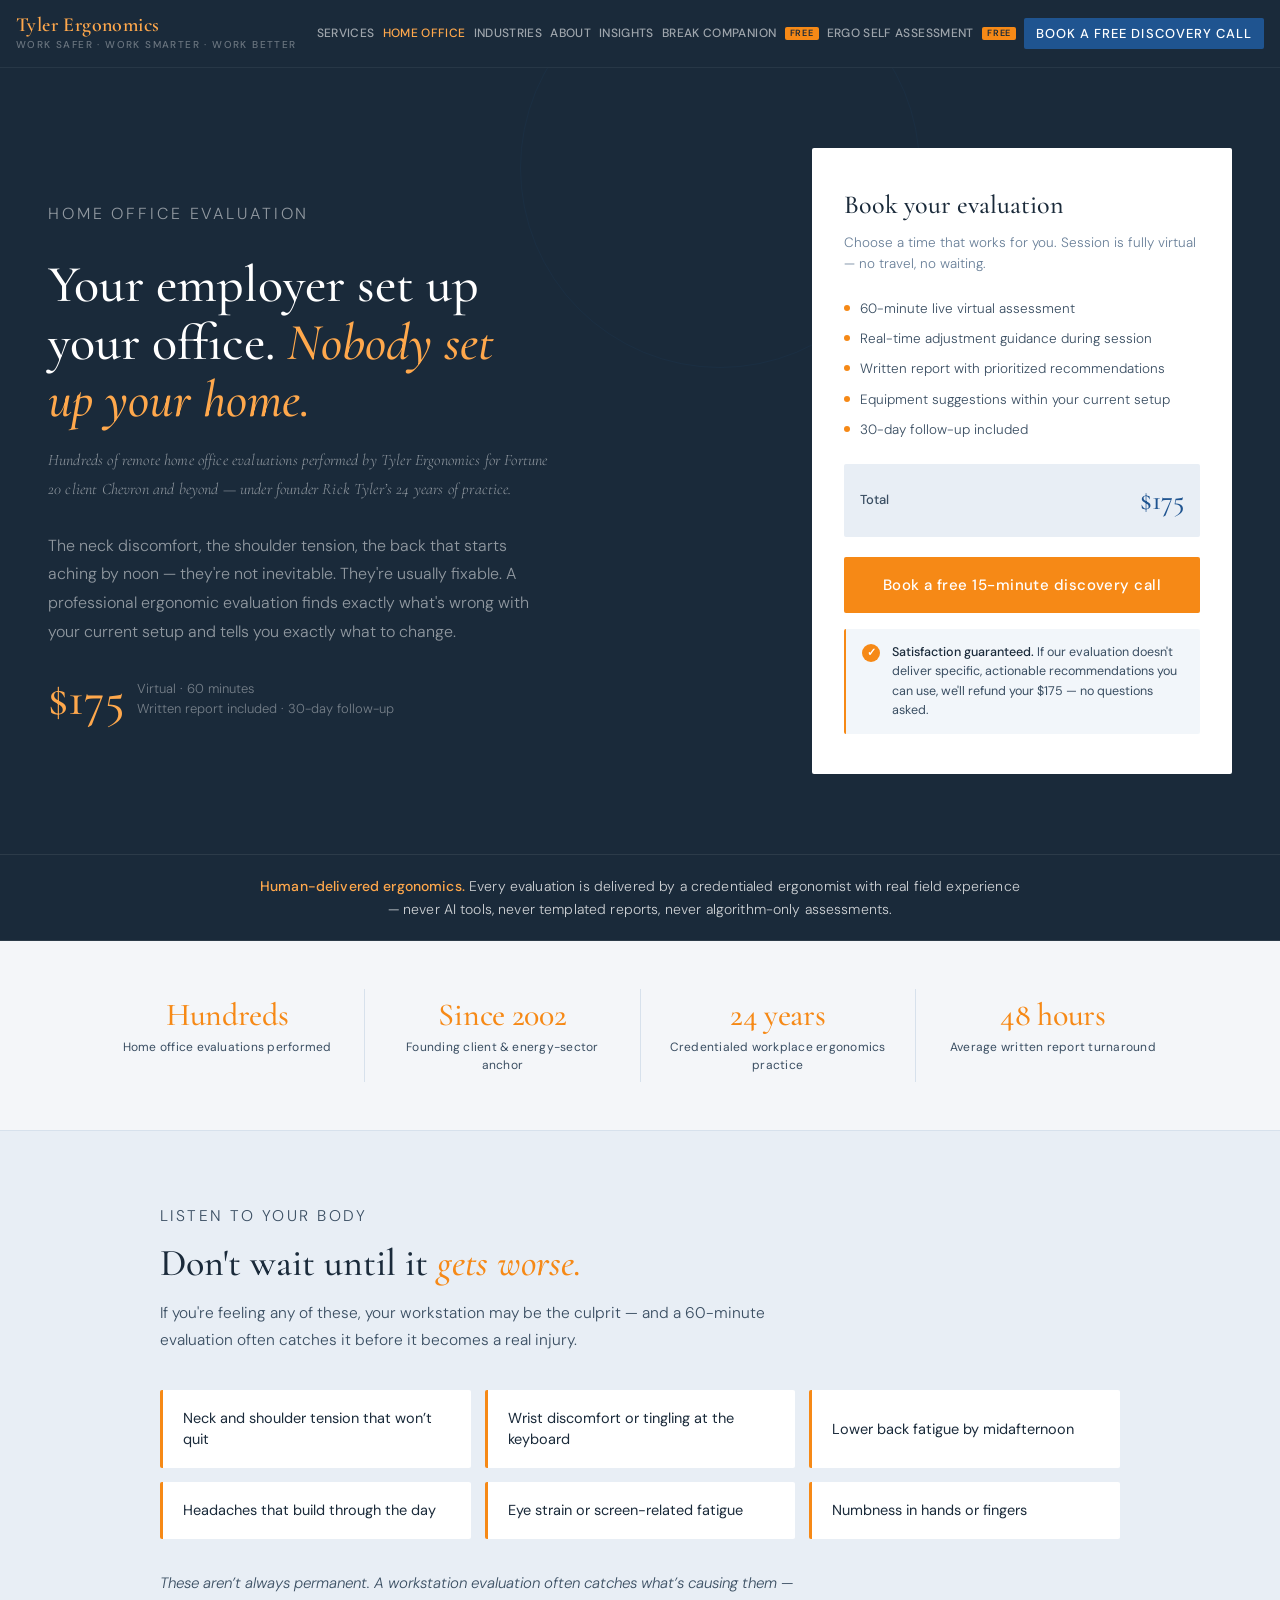
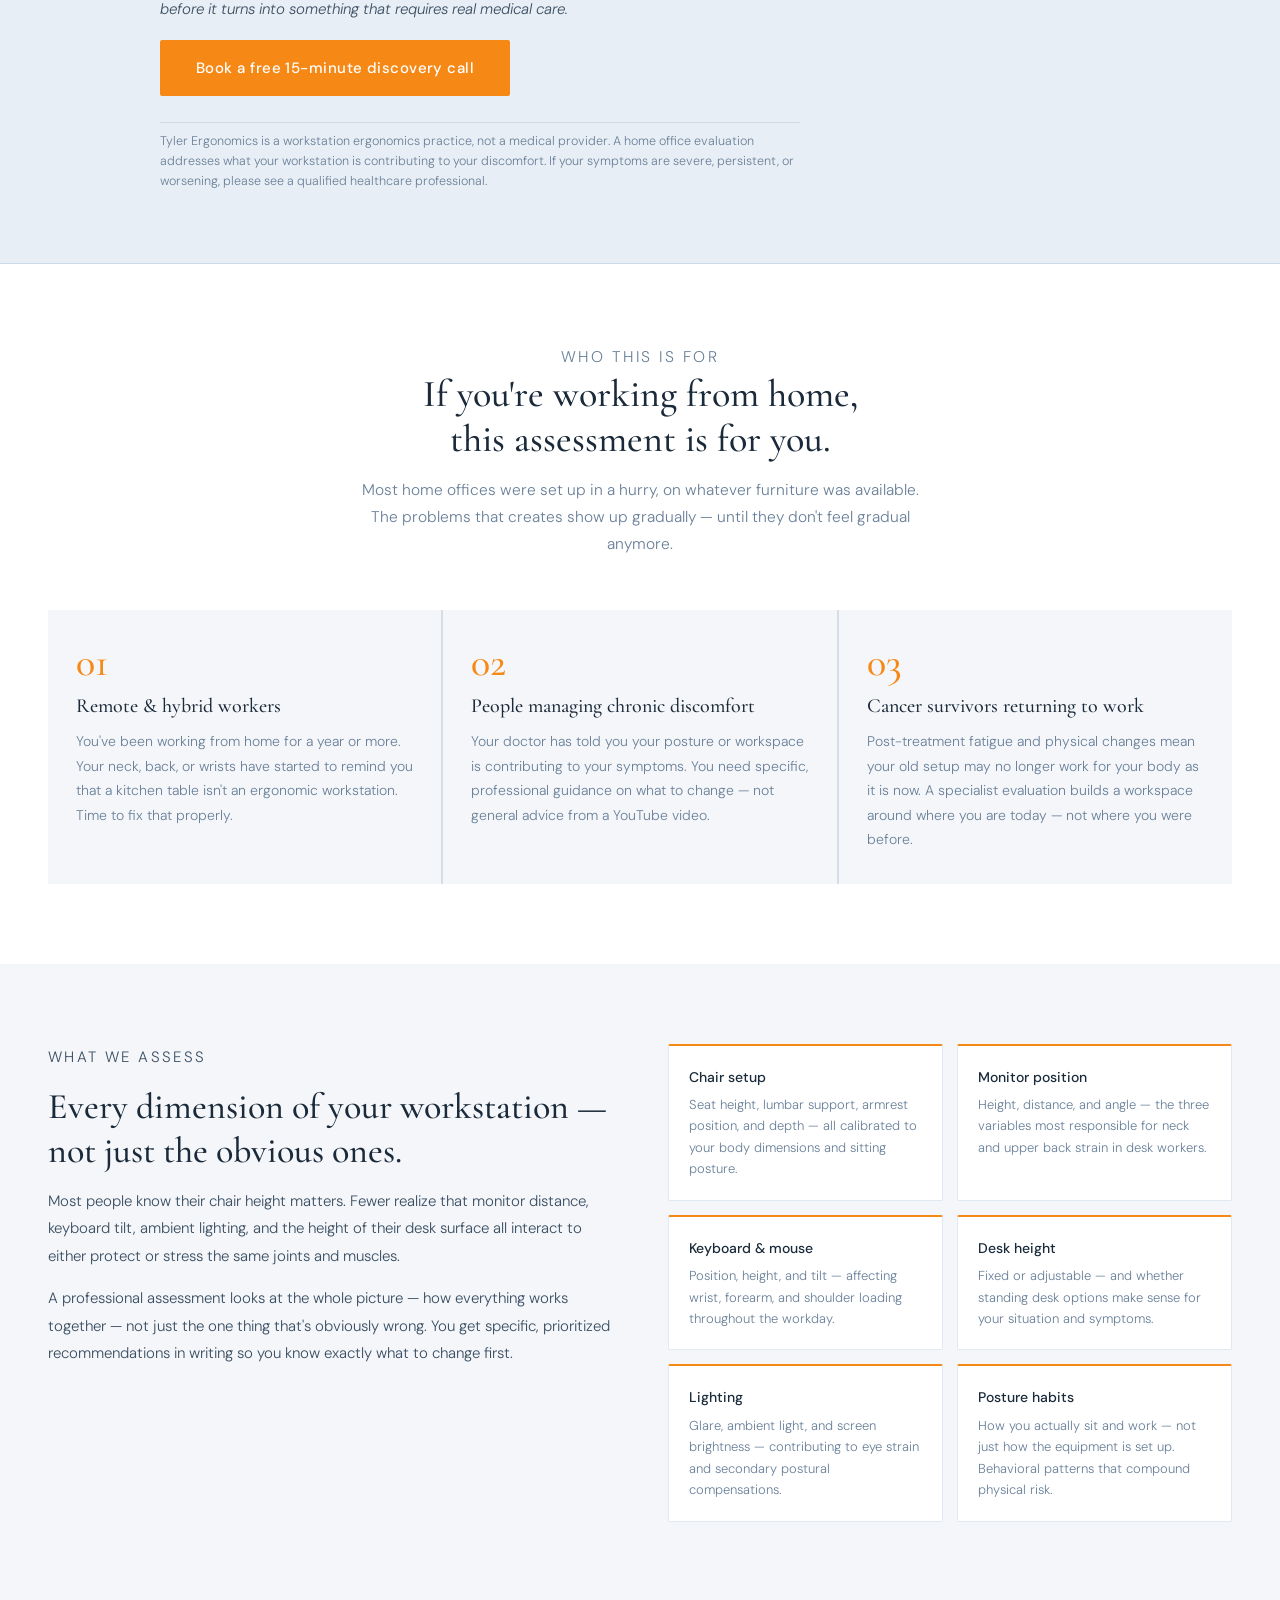
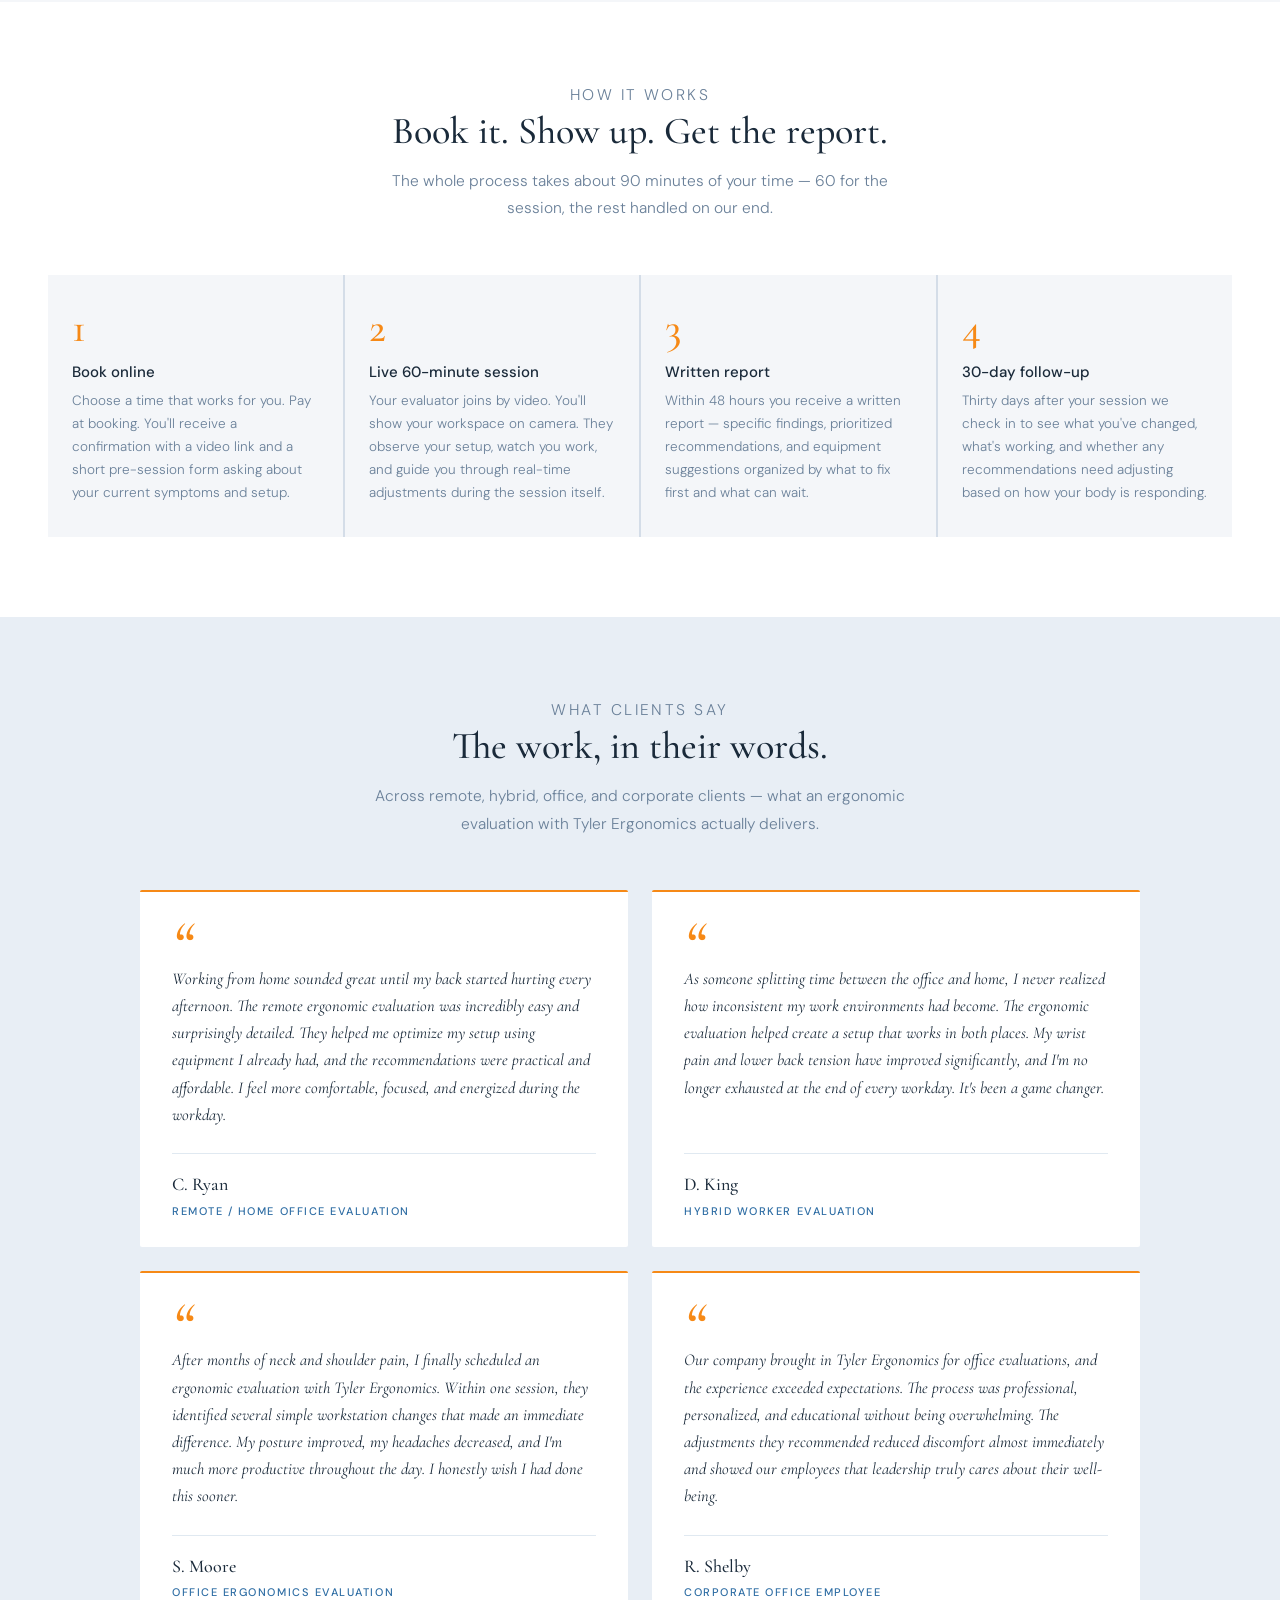
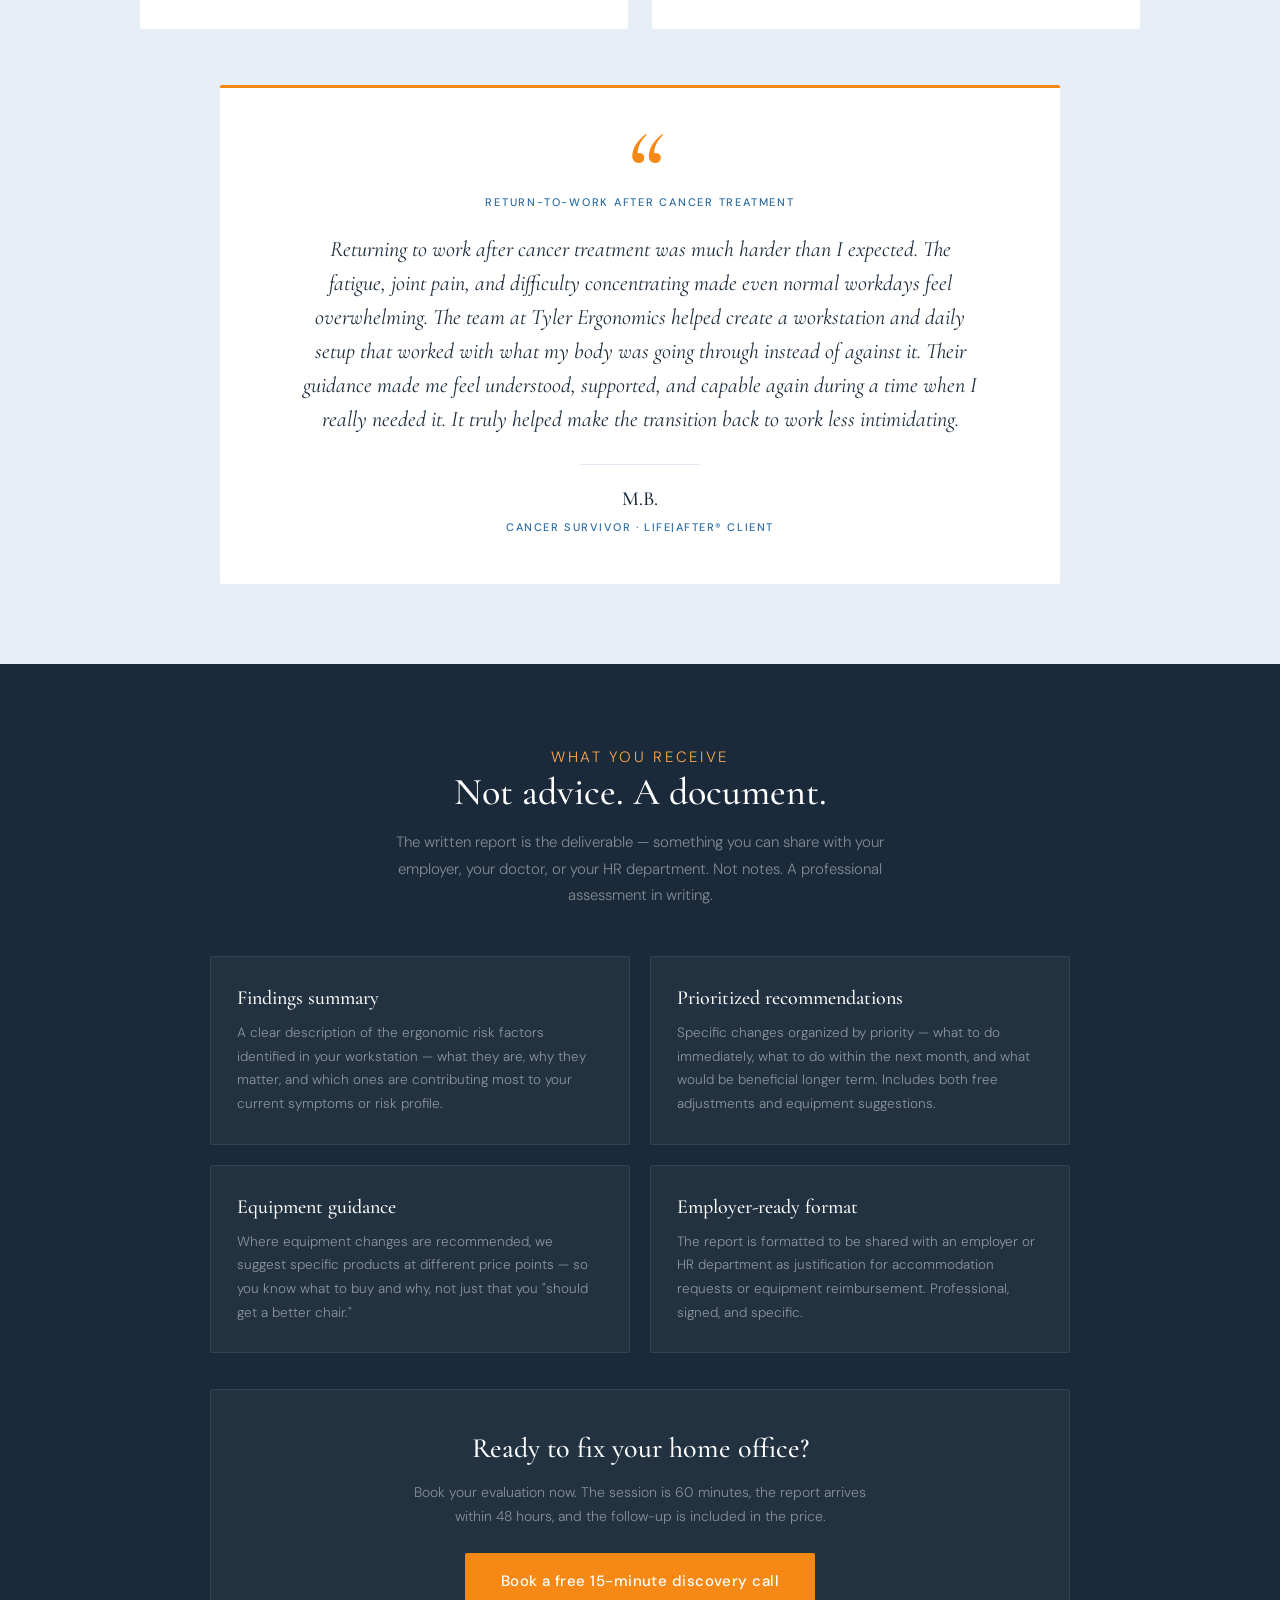
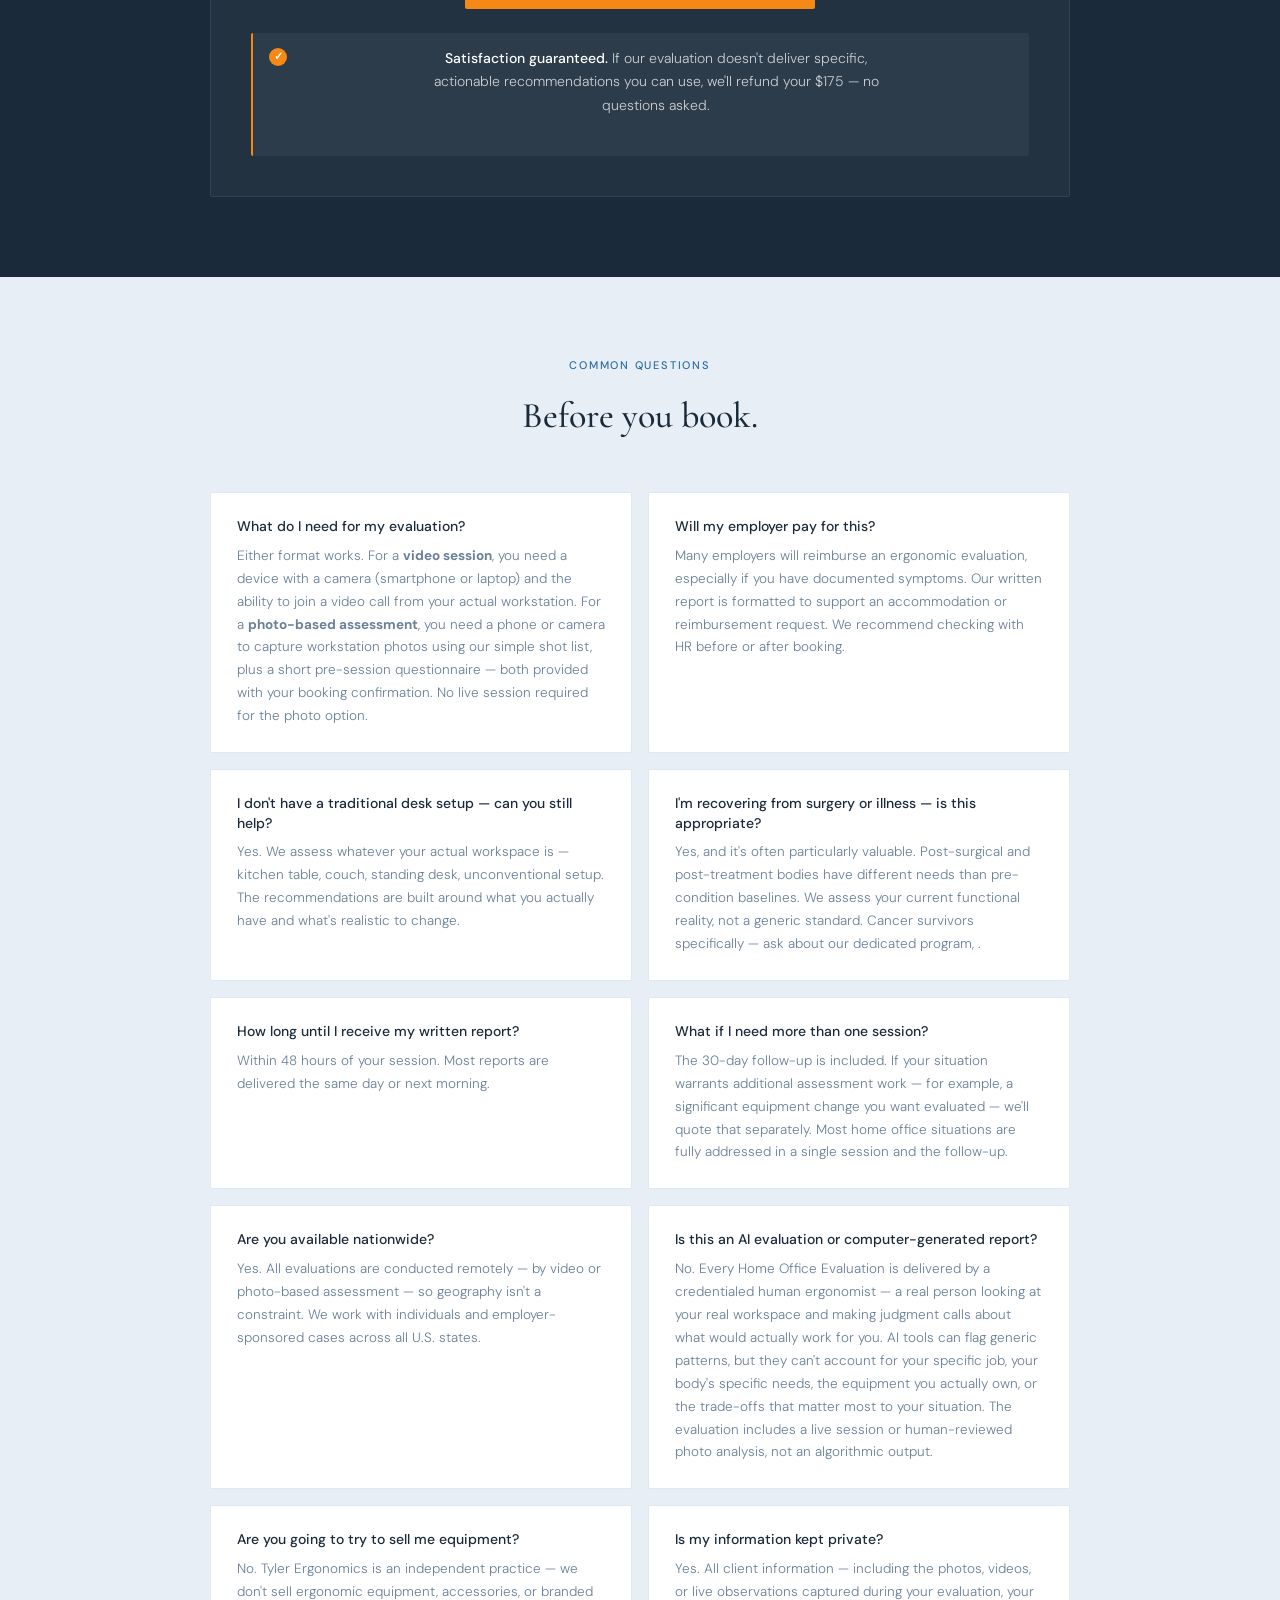
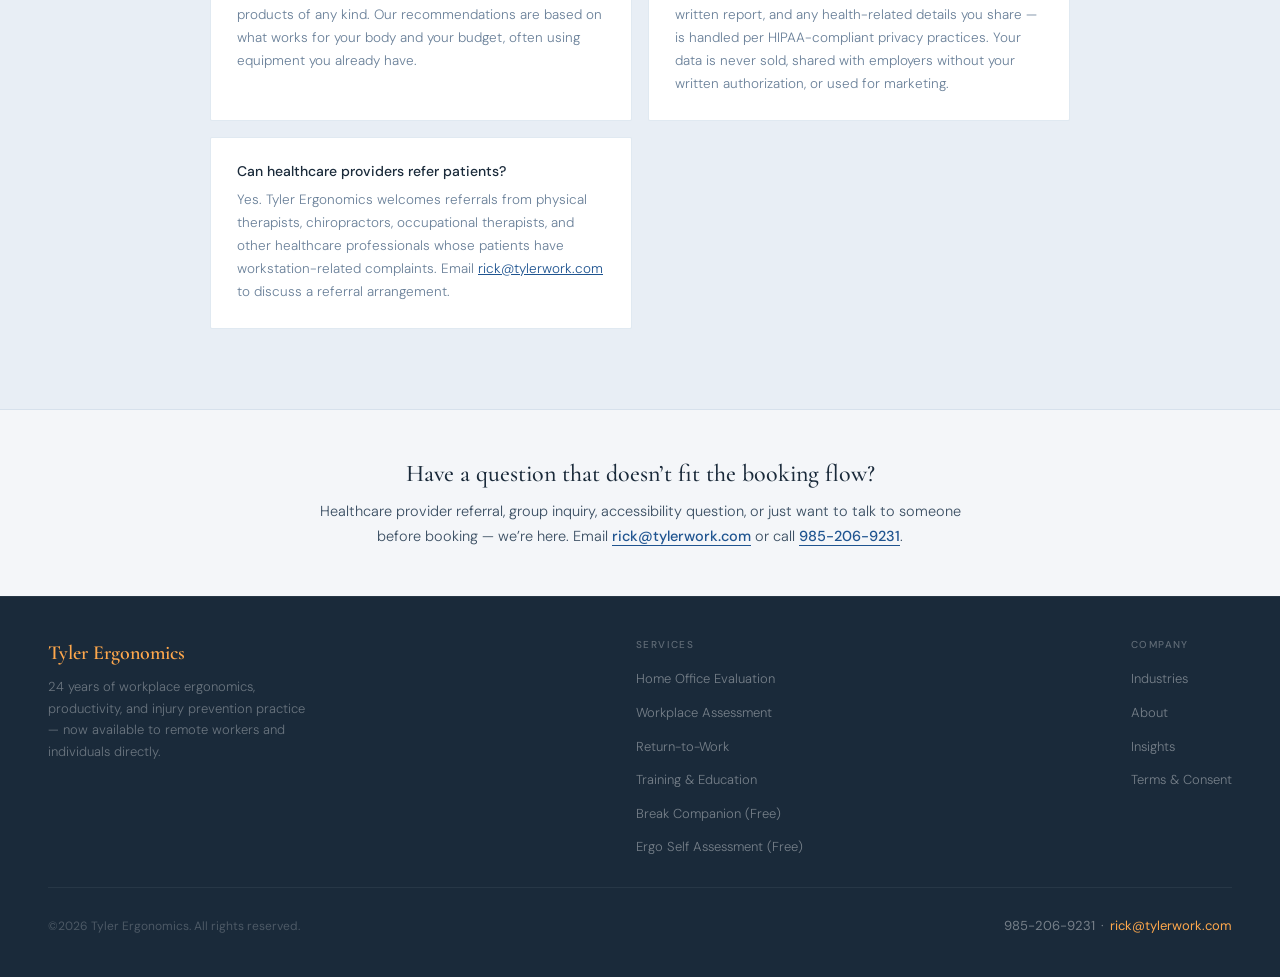
<file: te-03-home-office.html>
<!DOCTYPE html>
<html lang="en">
<head>
<meta charset="UTF-8">
<meta name="viewport" content="width=device-width, initial-scale=1.0">
<title>Home Office Evaluation — Tyler Ergonomics</title>
<meta name="description" content="A professional ergonomic evaluation of your home office — virtual, 60 minutes, written report included. $175. Book online and choose your own time.">
<link rel="preconnect" href="https://fonts.googleapis.com">
<link href="https://fonts.googleapis.com/css2?family=Cormorant+Garamond:ital,wght@0,400;0,500;0,600;1,400;1,500&family=DM+Sans:wght@300;400;500&display=swap" rel="stylesheet">
<style>
*,*::before,*::after{box-sizing:border-box;margin:0;padding:0}
:root{--ink:#1a2a3a;--ink-lt:#1e3040;--blue:#2e6da4;--blue-dk:#1f5490;--blue-lt:#bdd4ea;--ivory:#f4f6f9;--cream:#e8eef5;--warm:#d4dde8;--gold:#f68916;--gold-lt:#ffa84c;--mid:#3a4e62;--soft:#6a8099;--white:#ffffff;--border:rgba(46,109,164,0.15)}
body{font-family:'DM Sans',sans-serif;font-weight:400;color:var(--ink);background:var(--ivory);line-height:1.6;font-size:16px}
nav{background:var(--ink);padding:0 48px;display:flex;align-items:center;justify-content:space-between;height:68px;border-bottom:1px solid rgba(255,255,255,0.06);position:sticky;top:0;z-index:100}
.nav-logo{display:flex;flex-direction:column;text-decoration:none;gap:2px}
.nav-logo-main{font-family:'Cormorant Garamond',serif;font-size:20px;font-weight:600;color:var(--gold-lt);letter-spacing:0.02em;line-height:1}
.nav-logo-sub{font-size:10px;font-weight:500;letter-spacing:0.14em;text-transform:uppercase;color:rgba(255,255,255,0.35)}
.nav-links{display:flex;gap:28px;align-items:center;list-style:none}
.nav-links a{color:rgba(255,255,255,0.58);text-decoration:none;font-size:13px;letter-spacing:0.08em;text-transform:uppercase;font-weight:500;transition:color 0.2s}
.nav-links a:hover,.nav-links a.active{color:var(--gold-lt)}
.nav-cta{background:var(--blue-dk)!important;color:var(--white)!important;padding:8px 20px;border-radius:2px;opacity:1!important}
.nav-cta:hover{background:var(--gold)!important}
.nav-lifeafter{border:1px solid rgba(255,255,255,0.15)!important;padding:7px 16px!important;font-size:11px!important}
.nav-lifeafter:hover{border-color:var(--gold-lt)!important;color:var(--gold-lt)!important;background:none!important}
.eyebrow{font-size:11px;font-weight:500;letter-spacing:0.18em;text-transform:uppercase;color:var(--gold-lt);margin-bottom:16px}
.section-eyebrow{font-size:11px;font-weight:500;letter-spacing:0.16em;text-transform:uppercase;color:var(--blue);margin-bottom:12px}
.btn-primary{background:var(--blue-dk);color:var(--white);padding:14px 28px;border:none;border-radius:2px;font-size:14px;font-weight:500;cursor:pointer;text-decoration:none;display:inline-block;letter-spacing:0.03em;transition:background 0.2s;font-family:'DM Sans',sans-serif}
.btn-primary:hover{background:var(--gold)}
.btn-gold{background:var(--gold);color:var(--white);padding:16px 36px;border:none;border-radius:2px;font-size:15px;font-weight:500;cursor:pointer;text-decoration:none;display:inline-block;letter-spacing:0.03em;font-family:'DM Sans',sans-serif}

/* HERO — CONSUMER */
.ho-hero{background:var(--ink);padding:80px 48px;display:grid;grid-template-columns:1fr 420px;gap:64px;align-items:center;position:relative;overflow:hidden}
.ho-hero::before{content:'';position:absolute;top:-100px;right:360px;width:400px;height:400px;border-radius:50%;border:1px solid rgba(46,109,164,0.08)}
.ho-hero-text{position:relative;z-index:1}
.ho-hero-text h1{font-family:'Cormorant Garamond',serif;font-size:52px;font-weight:500;color:var(--white);line-height:1.1;margin-bottom:18px}
.ho-hero-text h1 em{font-style:italic;color:var(--gold-lt)}
.ho-hero-text p{font-size:16px;color:rgba(255,255,255,0.52);line-height:1.8;font-weight:300;margin-bottom:28px;max-width:500px}
.ho-price-row{display:flex;gap:12px;align-items:center;flex-wrap:wrap}
.ho-price{font-family:'Cormorant Garamond',serif;font-size:48px;font-weight:500;color:var(--gold-lt);line-height:1}
.ho-price-detail{font-size:13px;color:rgba(255,255,255,0.4);font-weight:300;line-height:1.55}

.ho-book-card{background:var(--white);border-radius:2px;padding:36px 32px;position:relative;z-index:1}
.ho-book-card h3{font-family:'Cormorant Garamond',serif;font-size:26px;font-weight:500;color:var(--ink);margin-bottom:6px}
.ho-book-card>p{font-size:13.5px;color:var(--soft);margin-bottom:24px;font-weight:300}
.book-includes{display:flex;flex-direction:column;gap:10px;margin-bottom:24px}
.book-include{display:flex;gap:10px;align-items:flex-start;font-size:13.5px;color:var(--mid);font-weight:300;line-height:1.5}
.book-include::before{content:'';width:6px;height:6px;border-radius:50%;background:var(--gold);flex-shrink:0;margin-top:6px}
.book-total{background:var(--cream);border-radius:2px;padding:14px 16px;display:flex;justify-content:space-between;align-items:center;margin-bottom:20px}
.book-total-label{font-size:13px;color:var(--mid);font-weight:500}
.book-total-price{font-family:'Cormorant Garamond',serif;font-size:28px;font-weight:500;color:var(--blue-dk)}
.book-note{font-size:11px;color:var(--soft);text-align:center;margin-top:10px;font-style:italic}

/* HERO CREDIBILITY LINE */
.hero-credibility{font-family:'Cormorant Garamond',serif;font-size:16px;font-style:italic;color:var(--gold-lt);margin-bottom:20px;line-height:1.5;font-weight:500;letter-spacing:0.01em;max-width:540px}

/* CREDIBILITY BAND */
.credibility-band{background:var(--ivory);padding:48px 48px;border-bottom:1px solid var(--border)}
.credibility-grid{display:grid;grid-template-columns:repeat(4,1fr);gap:1px;background:var(--border);max-width:1100px;margin:0 auto}
.credibility-cell{background:var(--ivory);padding:8px 24px;text-align:center}
.credibility-stat{font-family:'Cormorant Garamond',serif;font-size:32px;font-weight:500;color:var(--gold);line-height:1.1;margin-bottom:6px;letter-spacing:-0.01em}

/* HUMAN-DELIVERED TRUST STRIP */
.trust-strip-human{background:var(--ink);padding:20px 48px;border-top:1px solid rgba(255,255,255,0.08);border-bottom:1px solid rgba(255,255,255,0.08);text-align:center}
.trust-strip-human p{font-size:14px;color:rgba(255,255,255,0.78);font-weight:300;line-height:1.6;max-width:760px;margin:0 auto;letter-spacing:0.01em}
.trust-strip-human strong{color:var(--gold-lt);font-weight:500}

/* DON'T WAIT — URGENCY SECTION */
.urgency-section{background:var(--cream);padding:72px 48px;border-bottom:1px solid var(--border)}
.urgency-inner{max-width:960px;margin:0 auto}
.urgency-header{margin-bottom:36px;max-width:680px}
.urgency-header h2{font-family:'Cormorant Garamond',serif;font-size:38px;font-weight:500;color:var(--ink);line-height:1.15;margin-bottom:14px}
.urgency-header h2 em{font-style:italic;color:var(--gold)}
.urgency-header p{font-size:15.5px;color:var(--mid);line-height:1.75;font-weight:300}
.symptoms-grid{display:grid;grid-template-columns:repeat(3,1fr);gap:14px;margin-bottom:32px}
.symptom-card{background:var(--white);border-left:3px solid var(--gold);border-radius:2px;padding:18px 20px;font-size:14.5px;color:var(--ink);font-weight:400;line-height:1.45;display:flex;align-items:center}
.urgency-footer{display:flex;flex-direction:column;gap:18px;align-items:flex-start}
.urgency-closing{font-size:15px;color:var(--mid);line-height:1.7;font-weight:300;max-width:640px;font-style:italic}
.urgency-disclaimer{font-size:12.5px;color:var(--soft);font-weight:300;line-height:1.6;max-width:640px;padding-top:8px;border-top:1px solid var(--border);margin-top:8px}
.credibility-label{font-size:12px;color:var(--mid);font-weight:400;line-height:1.5;letter-spacing:0.02em}

/* GUARANTEE BADGE */
.guarantee-badge{display:flex;gap:12px;align-items:flex-start;padding:14px 16px;background:rgba(46,109,164,0.06);border-left:2px solid var(--gold);border-radius:2px;margin-top:16px;margin-bottom:4px}
.guarantee-check{width:18px;height:18px;border-radius:50%;background:var(--gold);color:var(--white);display:flex;align-items:center;justify-content:center;font-size:11px;font-weight:700;flex-shrink:0;margin-top:1px}
.guarantee-text{font-size:12.5px;color:var(--mid);line-height:1.55;font-weight:400}
.guarantee-text strong{color:var(--ink);font-weight:500}

/* DARK guarantee variant for navy backgrounds */
.guarantee-badge-dark{background:rgba(255,255,255,0.05);border-left-color:var(--gold);margin-top:24px}
.guarantee-badge-dark .guarantee-text{color:rgba(255,255,255,0.75)}
.guarantee-badge-dark .guarantee-text strong{color:var(--white)}

/* WHO IT'S FOR */
.who-section{background:var(--white);padding:80px 48px}
.who-header{text-align:center;margin-bottom:52px}
.who-header h2{font-family:'Cormorant Garamond',serif;font-size:38px;font-weight:500;color:var(--ink);line-height:1.2;margin-bottom:14px}
.who-header p{font-size:15.5px;color:var(--soft);max-width:560px;margin:0 auto;line-height:1.75;font-weight:300}
.who-grid{display:grid;grid-template-columns:repeat(3,1fr);gap:2px;background:var(--warm)}
.who-card{background:var(--ivory);padding:32px 28px}
.who-card-num{font-family:'Cormorant Garamond',serif;font-size:40px;font-weight:500;color:var(--gold);line-height:1;margin-bottom:12px}
.who-card h4{font-family:'Cormorant Garamond',serif;font-size:20px;font-weight:500;color:var(--ink);margin-bottom:10px;line-height:1.25}
.who-card p{font-size:14px;color:var(--soft);line-height:1.75;font-weight:300}

/* WHAT WE COVER */
.cover-section{background:var(--ivory);padding:80px 48px}
.cover-layout{display:grid;grid-template-columns:1fr 1fr;gap:56px;align-items:start}
.cover-text h2{font-family:'Cormorant Garamond',serif;font-size:36px;font-weight:500;color:var(--ink);line-height:1.2;margin-bottom:16px}
.cover-text p{font-size:15px;color:var(--mid);line-height:1.85;margin-bottom:14px;font-weight:300}
.cover-grid{display:grid;grid-template-columns:1fr 1fr;gap:14px}
.cover-card{background:var(--white);border:1px solid var(--border);border-radius:2px;padding:20px 20px;border-top:2px solid var(--gold)}
.cover-card h4{font-size:14px;font-weight:500;color:var(--ink);margin-bottom:6px}
.cover-card p{font-size:13px;color:var(--soft);line-height:1.65;font-weight:300;margin:0}

/* HOW IT WORKS */
.process-section{background:var(--white);padding:80px 48px}
.process-header{text-align:center;margin-bottom:52px}
.process-header h2{font-family:'Cormorant Garamond',serif;font-size:38px;font-weight:500;color:var(--ink);line-height:1.2;margin-bottom:14px}
.process-header p{font-size:15.5px;color:var(--soft);max-width:520px;margin:0 auto;line-height:1.75;font-weight:300}
.process-steps{display:grid;grid-template-columns:repeat(4,1fr);gap:2px;background:var(--warm)}
.process-step{background:var(--ivory);padding:32px 24px}
.process-step-num{font-family:'Cormorant Garamond',serif;font-size:42px;font-weight:500;color:var(--gold);line-height:1;margin-bottom:14px}
.process-step h4{font-size:15px;font-weight:500;color:var(--ink);margin-bottom:8px;line-height:1.3}
.process-step p{font-size:13.5px;color:var(--soft);line-height:1.7;font-weight:300}

/* WHAT YOU GET */
.deliverable-section{background:var(--ink);padding:80px 48px}
.deliverable-inner{max-width:860px;margin:0 auto}
.deliverable-header{text-align:center;margin-bottom:48px}
.deliverable-header h2{font-family:'Cormorant Garamond',serif;font-size:38px;font-weight:500;color:var(--white);line-height:1.2;margin-bottom:14px}
.deliverable-header p{font-size:15px;color:rgba(255,255,255,0.45);max-width:520px;margin:0 auto;line-height:1.75;font-weight:300}
.deliverable-grid{display:grid;grid-template-columns:1fr 1fr;gap:20px;margin-bottom:36px}
.deliverable-card{background:rgba(255,255,255,0.04);border:1px solid rgba(255,255,255,0.08);border-radius:2px;padding:28px 26px}
.deliverable-card h4{font-family:'Cormorant Garamond',serif;font-size:20px;font-weight:500;color:var(--white);margin-bottom:10px;line-height:1.3}
.deliverable-card p{font-size:13.5px;color:rgba(255,255,255,0.48);line-height:1.75;font-weight:300;margin:0}
.deliverable-cta{text-align:center;background:rgba(255,255,255,0.04);border:1px solid rgba(255,255,255,0.08);border-radius:2px;padding:36px 40px}
.deliverable-cta h4{font-family:'Cormorant Garamond',serif;font-size:28px;font-weight:500;color:var(--white);margin-bottom:10px}
.deliverable-cta p{font-size:14px;color:rgba(255,255,255,0.45);margin-bottom:24px;max-width:480px;margin-left:auto;margin-right:auto;line-height:1.7;font-weight:300}

/* TESTIMONIALS */
.testimonials-section{background:var(--cream);padding:80px 48px}
.testimonials-header{text-align:center;margin-bottom:52px}
.testimonials-header h2{font-family:'Cormorant Garamond',serif;font-size:38px;font-weight:500;color:var(--ink);line-height:1.2;margin-bottom:14px}
.testimonials-header p{font-size:15.5px;color:var(--soft);max-width:560px;margin:0 auto;line-height:1.75;font-weight:300}
.testimonials-grid{display:grid;grid-template-columns:repeat(2,1fr);gap:24px;max-width:1000px;margin:0 auto}
.testimonial-card{background:var(--white);border-radius:2px;padding:36px 32px 28px;display:flex;flex-direction:column;position:relative;border-top:2px solid var(--gold)}
.testimonial-glyph{font-family:'Cormorant Garamond',serif;font-size:64px;font-weight:500;color:var(--gold);line-height:0.5;margin-bottom:14px;font-style:italic;letter-spacing:-0.04em;height:24px}
.testimonial-quote{font-family:'Cormorant Garamond',serif;font-size:16.5px;font-style:italic;color:var(--ink);line-height:1.65;margin-bottom:24px;font-weight:400;flex-grow:1}
.testimonial-divider{height:1px;background:var(--border);margin-bottom:16px}
.testimonial-name{font-family:'Cormorant Garamond',serif;font-size:18px;font-weight:500;color:var(--ink);margin-bottom:4px}
.testimonial-context{font-size:11px;font-weight:500;letter-spacing:0.14em;text-transform:uppercase;color:var(--blue);line-height:1.5}

/* FEATURED TESTIMONIAL — pull quote */
.testimonial-featured{max-width:840px;margin:56px auto 0;padding:48px 56px;background:var(--white);border-radius:2px;position:relative;border-top:3px solid var(--gold);text-align:center}
.testimonial-featured-glyph{font-family:'Cormorant Garamond',serif;font-size:110px;font-weight:500;color:var(--gold);line-height:0.6;margin-bottom:8px;font-style:italic;letter-spacing:-0.04em;height:50px}
.testimonial-featured-eyebrow{font-size:11px;font-weight:500;letter-spacing:0.16em;text-transform:uppercase;color:var(--blue);margin-bottom:20px}
.testimonial-featured-quote{font-family:'Cormorant Garamond',serif;font-size:22px;font-style:italic;color:var(--ink);line-height:1.55;margin-bottom:28px;font-weight:400;max-width:680px;margin-left:auto;margin-right:auto}
.testimonial-featured-divider{height:1px;background:var(--border);max-width:120px;margin:0 auto 18px}
.testimonial-featured-name{font-family:'Cormorant Garamond',serif;font-size:20px;font-weight:500;color:var(--ink);margin-bottom:4px}
.testimonial-featured-context{font-size:11px;font-weight:500;letter-spacing:0.14em;text-transform:uppercase;color:var(--blue);line-height:1.5}

/* FAQ */
.faq-section{background:var(--cream);padding:80px 48px}
.faq-header{text-align:center;margin-bottom:48px}
.faq-header h2{font-family:'Cormorant Garamond',serif;font-size:36px;font-weight:500;color:var(--ink);margin-bottom:12px}
.faq-grid{display:grid;grid-template-columns:1fr 1fr;gap:16px;max-width:860px;margin:0 auto}
.faq-card{background:var(--white);border:1px solid var(--border);border-radius:2px;padding:24px 26px}
.faq-card h4{font-size:14px;font-weight:500;color:var(--ink);margin-bottom:8px;line-height:1.4}
.faq-card p{font-size:13.5px;color:var(--soft);line-height:1.7;font-weight:300;margin:0}

footer{background:var(--ink);padding:40px 48px;border-top:1px solid rgba(255,255,255,0.06)}
.footer-top{display:flex;justify-content:space-between;align-items:flex-start;margin-bottom:28px;padding-bottom:28px;border-bottom:1px solid rgba(255,255,255,0.06)}
.footer-brand .footer-logo-main{font-family:'Cormorant Garamond',serif;font-size:20px;font-weight:600;color:var(--gold-lt);margin-bottom:6px}
.footer-brand p{font-size:13px;color:rgba(255,255,255,0.35);font-weight:300;max-width:260px;line-height:1.65}
.footer-nav-group h5{font-size:10px;font-weight:500;letter-spacing:0.14em;text-transform:uppercase;color:rgba(255,255,255,0.3);margin-bottom:12px}
.footer-nav-group ul{list-style:none;display:flex;flex-direction:column;gap:8px}
.footer-nav-group a{font-size:13px;color:rgba(255,255,255,0.4);text-decoration:none;font-weight:300}
.footer-nav-group a:hover{color:var(--gold-lt)}
.footer-bottom{display:flex;justify-content:space-between;align-items:center}
.footer-copy{font-size:12px;color:rgba(255,255,255,0.22)}
.footer-contact{font-size:13px;color:rgba(255,255,255,0.4)}
.footer-contact strong{color:var(--gold-lt);font-weight:400}


/* ============================================
   RESPONSIVE — TABLET & MOBILE
   ============================================ */

/* TABLET (under 1024px) */
@media (max-width: 1024px) {
  .footer-top { grid-template-columns: 2fr 1fr 1fr 1fr; gap: 32px; }
}

/* TABLET TO SMALL DESKTOP (under 968px) */
@media (max-width: 968px) {
  nav { padding: 16px 20px; gap: 16px; }
  .nav-logo-main { font-size: 18px; }
  .nav-logo-sub { font-size: 9px; }
  .nav-links { gap: 14px; flex-wrap: wrap; }
  .nav-links a:not(.btn-gold):not(.nav-cta) { font-size: 12.5px; }

  /* Hero adjustments */
  .hero, .page-header { padding: 48px 20px; }
  .hero { flex-direction: column; gap: 32px; }
  .hero-content, .hero-graphic { width: 100%; max-width: 100%; }
  .hero h1, .page-header h1 { font-size: 38px; line-height: 1.15; }
  .hero-sub, .page-header-sub { font-size: 16px; }

  /* Section padding universal */
  section { padding-left: 20px !important; padding-right: 20px !important; }

  /* Grids collapse */
  .services-grid { grid-template-columns: 1fr 1fr; gap: 16px; }
  .stat-strip { grid-template-columns: 1fr 1fr; }
  .stats-strip { grid-template-columns: 1fr 1fr; }
  .gallery-grid { grid-template-columns: 1fr 1fr; }
  .anchor-grid { grid-template-columns: 1fr; gap: 16px; }
  .who-grid { grid-template-columns: 1fr 1fr; }
  .symptoms-grid { grid-template-columns: 1fr 1fr; }
  .credibility-band { grid-template-columns: 1fr 1fr; gap: 24px; }
  .testimonial-grid { grid-template-columns: 1fr; }
  .articles-grid { grid-template-columns: 1fr; }
  .what-grid { grid-template-columns: 1fr; }
  .cta-split { grid-template-columns: 1fr; gap: 16px; }
  .audience-section, .audience-grid { grid-template-columns: 1fr; }
  .timeline-grid { grid-template-columns: 1fr; }
  .credentials-grid { grid-template-columns: 1fr; }
  .contact-grid { grid-template-columns: 1fr; gap: 16px; }
  .footer-top { grid-template-columns: 1fr 1fr; gap: 32px; }

  /* Hero booking card stacks */
  .hero-booking-card { width: 100%; max-width: 100%; }

  /* Two-path availability band — homepage */
  section[style*="grid-template-columns:1fr 1fr"] > div[style*="grid-template-columns"] { grid-template-columns: 1fr !important; gap: 32px !important; }

  /* Article header */
  .article-header { padding: 48px 20px 32px; }
  .article-header h1 { font-size: 36px; }
  .article-body { padding: 48px 20px; }
  .article-body-inner { font-size: 16px; }
  .article-body-inner h2 { font-size: 26px; }
  .data-stats { grid-template-columns: 1fr; }
  .stat-num { font-size: 36px; }

  /* CTA section */
  .cta-section { padding: 60px 20px; }
  .cta-section h2 { font-size: 32px; }

  /* Footer */
  footer { padding: 48px 20px 24px; }
  .footer-bottom { flex-direction: column; gap: 12px; text-align: center; }
}

/* PHONE (under 640px) */
@media (max-width: 640px) {
  /* Navigation — keep brand + CTA only, hide intermediate links */
  nav { padding: 14px 16px; }
  .nav-links a:not(.btn-gold):not(.nav-cta) { display: none; }
  .nav-logo-main { font-size: 17px; }
  .nav-logo-sub { display: none; }
  .btn-gold, .nav-cta { padding: 9px 16px; font-size: 12.5px; }

  /* Section padding reduced further */
  section { padding-left: 16px !important; padding-right: 16px !important; padding-top: 40px !important; padding-bottom: 40px !important; }

  /* Hero / page header */
  .hero, .page-header, .article-header { padding: 40px 16px 32px !important; }
  .hero h1, .page-header h1, .article-header h1 { font-size: 32px !important; }
  .hero-sub, .page-header-sub, .article-dek { font-size: 15px; }
  .hero-credibility { font-size: 13px; }

  /* All multi-column grids → single column on phone */
  .services-grid, .gallery-grid, .who-grid, .symptoms-grid, .stat-strip, .stats-strip, .credibility-band, .footer-top, .testimonial-grid, .articles-grid, .what-grid, .cta-split, .anchor-grid, .timeline-grid, .credentials-grid, .contact-grid {
    grid-template-columns: 1fr !important;
    gap: 14px !important;
  }

  /* Headings scale */
  h2 { font-size: 26px !important; line-height: 1.2 !important; }
  h3 { font-size: 19px !important; }
  .services-header h2, .who-header h2, .gallery-header h2, .urgency-header h2, .credibility-header h2 { font-size: 28px !important; }

  /* Buttons full-width on phone */
  .hero-actions { flex-direction: column; gap: 12px; }
  .hero-actions a, .hero-actions .btn-gold, .hero-actions .btn-outline { width: 100%; text-align: center; padding: 13px 20px !important; }

  /* Service / who / gallery cards reduce padding */
  .service-card, .who-card, .gallery-card, .anchor-card, .testimonial-card { padding: 24px 20px !important; }

  /* Symptom cards smaller padding */
  .symptom-card { padding: 14px 16px !important; font-size: 14px !important; }

  /* Trust strip phone */
  .trust-strip { padding: 16px 16px !important; }
  .trust-clients { flex-wrap: wrap; gap: 8px 14px !important; justify-content: center; }
  .trust-divider { display: none; }
  .trust-client { font-size: 11.5px !important; }
  .trust-strip-human { padding: 16px 16px !important; }
  .trust-strip-human p { font-size: 13px !important; }

  /* Credibility band */
  .credibility-band { padding: 32px 16px !important; }
  .credibility-stat { font-size: 26px !important; }

  /* Stat numbers */
  .stat-num { font-size: 32px !important; }

  /* Forms — full width, prevent iOS zoom */
  .inquiry-form input, .inquiry-form select, .inquiry-form textarea { font-size: 16px !important; width: 100% !important; padding: 12px 14px !important; }
  .inquiry-form .form-row { grid-template-columns: 1fr !important; gap: 14px !important; }
  .inquiry-form button[type="submit"] { width: 100% !important; }

  /* Article body adjustments */
  .article-body { padding: 32px 16px !important; }
  .article-body-inner { font-size: 15.5px; line-height: 1.7; }
  .article-body-inner h2 { font-size: 24px !important; margin-top: 32px !important; }
  .article-body-inner h3 { font-size: 18px !important; }
  .article-body-inner blockquote { font-size: 18px !important; padding: 4px 0 4px 18px !important; }
  .article-body-inner li { font-size: 15px !important; }
  .sources-list li { font-size: 12.5px !important; padding-left: 30px !important; }

  /* CTA section phone */
  .cta-section { padding: 48px 16px !important; }
  .cta-section h2 { font-size: 26px !important; }
  .cta-section p { font-size: 14.5px; }

  /* Footer phone */
  footer { padding: 36px 16px 20px !important; }
  .footer-top { gap: 28px !important; }
  .footer-logo-main { font-size: 19px; }
  .footer-bottom { font-size: 10px !important; flex-direction: column; gap: 8px; }
  .footer-contact { font-size: 12px !important; }
}


.nav-free-badge{display:inline-block;background:var(--gold);color:var(--ink);font-size:9px;font-weight:600;padding:2px 5px;margin-left:5px;letter-spacing:0.08em;text-transform:uppercase;border-radius:2px;vertical-align:middle;line-height:1}

/* ============================================
   MOBILE HAMBURGER MENU
   ============================================ */
.mobile-menu-toggle { display: none; background: transparent; border: none; color: #fff; cursor: pointer; padding: 6px; align-items: center; justify-content: center; }
.mobile-menu-close { display: none; }

@media (max-width: 640px) {
  .mobile-menu-toggle { display: flex !important; order: 99; }
  .mobile-menu-toggle svg { width: 26px; height: 26px; stroke: rgba(255,255,255,0.9); }
  
  /* Hide everything in nav-links by default on phone — overlay takes over */
  .nav-links { display: none !important; }
  
  /* When mobile menu is open, transform nav-links into full-height slide-out panel */
  .nav-links.mobile-open {
    display: flex !important;
    flex-direction: column !important;
    align-items: stretch !important;
    position: fixed !important;
    top: 0 !important;
    right: 0 !important;
    width: 84% !important;
    max-width: 320px !important;
    height: 100vh !important;
    background: #1a2a3a !important;
    padding: 68px 28px 32px !important;
    margin: 0 !important;
    gap: 0 !important;
    z-index: 9999 !important;
    overflow-y: auto !important;
    box-shadow: -8px 0 30px rgba(0,0,0,0.3);
  }
  .nav-links.mobile-open li { list-style: none !important; }
  .nav-links.mobile-open a {
    display: block !important;
    color: rgba(255,255,255,0.85) !important;
    text-decoration: none !important;
    font-size: 16px !important;
    font-weight: 400 !important;
    padding: 16px 0 !important;
    border-bottom: 1px solid rgba(255,255,255,0.08) !important;
    background: transparent !important;
    letter-spacing: 0.02em !important;
    text-transform: none !important;
  }
  .nav-links.mobile-open a:hover, .nav-links.mobile-open a.current, .nav-links.mobile-open a.active { color: #ffa84c !important; }
  .nav-links.mobile-open a.btn-gold, .nav-links.mobile-open a.nav-cta {
    background: #f68916 !important;
    color: #1a2a3a !important;
    text-align: center;
    padding: 14px 20px !important;
    border-radius: 2px;
    border-bottom: none !important;
    margin-top: 20px;
    font-weight: 500 !important;
  }
  .mobile-menu-close {
    display: block !important;
    position: absolute;
    top: 14px;
    right: 16px;
    background: transparent;
    border: none;
    color: rgba(255,255,255,0.9);
    font-size: 32px;
    cursor: pointer;
    padding: 6px 12px;
    line-height: 1;
    z-index: 10000;
  }
  /* Dedicated backdrop element (replaces ::before pseudo-element for iOS reliability) */
  .mobile-menu-backdrop {
    display: none;
    position: fixed;
    inset: 0;
    background: rgba(0,0,0,0.5);
    z-index: 9998;
  }
  .mobile-menu-backdrop.show {
    display: block;
  }
  /* Ensure links and buttons inside open menu are tappable on iOS */
  .nav-links.mobile-open a,
  .nav-links.mobile-open .mobile-menu-close {
    pointer-events: auto !important;
    cursor: pointer !important;
    -webkit-tap-highlight-color: rgba(255,255,255,0.1);
    position: relative;
    z-index: 1;
  }
  body.mobile-nav-open { overflow: hidden; }
}


/* MOBILE CREDIBILITY-GRID — fix overflow */
@media (max-width: 968px) {
  .credibility-grid { grid-template-columns: 1fr 1fr !important; gap: 1px !important; }
  .credibility-band { padding: 40px 20px !important; }
  .credibility-stat { font-size: 26px !important; }
}
@media (max-width: 540px) {
  .credibility-grid { grid-template-columns: 1fr !important; }
}


/* ============================================
   UNIVERSAL MOBILE GRID COLLAPSE — prevent horizontal overflow on phone
   ============================================ */
@media (max-width: 968px) {
  .industries-grid, .gallery-grid, .symptoms-grid, .who-grid {
    grid-template-columns: 1fr 1fr !important;
    gap: 16px !important;
  }
  .stat-strip-inner, .process-steps, .data-stats, .stats-grid {
    grid-template-columns: 1fr 1fr !important;
    gap: 28px !important;
  }
}
@media (max-width: 540px) {
  .industries-grid, .gallery-grid, .symptoms-grid, .who-grid,
  .stat-strip-inner, .process-steps, .data-stats, .stats-grid {
    grid-template-columns: 1fr !important;
    gap: 18px !important;
  }
}

/* Belt-and-braces: prevent horizontal scroll at the page level */
html, body { overflow-x: hidden; max-width: 100vw; }


/* MOBILE FIX: Calendly widget container shouldn't overflow viewport */
@media (max-width: 768px) {
  .calendly-inline-widget,
  iframe[src*="calendly.com"] {
    width: 100% !important;
    max-width: 100% !important;
    min-width: 100% !important;
  }
  /* Ensure hero section doesn't have side overflow on phone */
  .hero, .hero-content {
    overflow-x: hidden;
    max-width: 100vw;
  }
}


/* NEW MOBILE MENU SYSTEM (replaces old hamburger) */
@media (max-width: 640px) {
  #rt-mobile-toggle { display: block !important; }
  .nav-links { display: none !important; }
  .nav { padding: 12px 16px !important; }
}


/* Hide the OLD hamburger button (from previous JS code) — use only the new one */
@media (max-width: 640px) {
  .mobile-menu-toggle { display: none !important; }
  .nav-links.mobile-open { display: none !important; }
}


/* MOBILE: Home Office hero — collapse 2-column grid to single column */
@media (max-width: 768px) {
  .ho-hero {
    grid-template-columns: 1fr !important;
    padding: 60px 20px !important;
    gap: 32px !important;
  }
  .ho-hero-text h1 {
    font-size: 38px !important;
  }
  .ho-book-card {
    padding: 28px 22px !important;
  }
}

</style>
<link rel="icon" href="favicon.ico" sizes="any">
<link rel="icon" type="image/png" sizes="32x32" href="favicon-32.png">
<link rel="apple-touch-icon" href="apple-touch-icon.png">
<link rel="stylesheet" href="site.css">
<script src="booking-config.js?v=20261102b"></script>
<script src="site.js?v=20261102b" defer></script>
</head>
<body>

<nav>
  <a href="index.html" class="nav-logo">
    <span class="nav-logo-main">Tyler Ergonomics</span>
    <span class="nav-logo-sub">Work safer · Work smarter · Work better</span>
  </a>
  <ul class="nav-links">
    <li><a href="te-02-services.html">Services</a></li>
    <li><a href="te-03-home-office.html" class="active">Home Office</a></li>
    <li><a href="te-04-industries.html">Industries</a></li>
    <li><a href="te-05-about.html">About</a></li>
    <li><a href="te-06-insights.html">Insights</a></li>
    <li><a href="te-07-break-companion.html">Break Companion <span class="nav-free-badge">Free</span></a></li>
    <li><a href="ergo-self-assessment.html">Ergo Self Assessment <span class="nav-free-badge">Free</span></a></li>
    <li><a href="https://calendly.com/rick-tylerwork/free-ergonomic-discovery-call" class="nav-cta" data-booking target="_blank" rel="noopener">Book a free discovery call</a></li>
  </ul>
  <button id="rt-mobile-toggle" onclick="document.getElementById('rt-mobile-menu').style.display='block';document.getElementById('rt-mobile-backdrop').style.display='block';" style="display:none;background:transparent;border:none;color:white;cursor:pointer;padding:8px 12px;" aria-label="Open menu">
    <svg viewBox="0 0 24 24" width="26" height="26" fill="none" stroke="currentColor" stroke-width="2" stroke-linecap="round"><line x1="3" y1="6" x2="21" y2="6"></line><line x1="3" y1="12" x2="21" y2="12"></line><line x1="3" y1="18" x2="21" y2="18"></line></svg>
  </button>
</nav>
<!-- BRAND NEW MOBILE MENU (separate from main nav for iOS reliability) -->
<div id="rt-mobile-menu" style="display:none;position:fixed;top:0;right:0;bottom:0;width:84%;max-width:320px;background:#1a2a3a;z-index:99999;padding:60px 28px 32px;overflow-y:auto;box-shadow:-8px 0 30px rgba(0,0,0,0.3);box-sizing:border-box;">
  <button onclick="document.getElementById('rt-mobile-menu').style.display='none';document.getElementById('rt-mobile-backdrop').style.display='none';" style="position:absolute;top:14px;right:16px;background:transparent;border:none;color:white;font-size:32px;cursor:pointer;padding:6px 12px;line-height:1;font-family:inherit;" aria-label="Close menu">&times;</button>
  <button onclick="location.href='index.html'" style="display:block;width:100%;text-align:left;background:transparent;border:none;border-bottom:1px solid rgba(255,255,255,0.08);color:rgba(255,255,255,0.85);font-size:16px;padding:16px 0;cursor:pointer;font-family:inherit;">Home</button>
  <button onclick="location.href='te-02-services.html'" style="display:block;width:100%;text-align:left;background:transparent;border:none;border-bottom:1px solid rgba(255,255,255,0.08);color:rgba(255,255,255,0.85);font-size:16px;padding:16px 0;cursor:pointer;font-family:inherit;">Services</button>
  <button onclick="location.href='te-03-home-office.html'" style="display:block;width:100%;text-align:left;background:transparent;border:none;border-bottom:1px solid rgba(255,255,255,0.08);color:rgba(255,255,255,0.85);font-size:16px;padding:16px 0;cursor:pointer;font-family:inherit;">Home Office</button>
  <button onclick="location.href='te-04-industries.html'" style="display:block;width:100%;text-align:left;background:transparent;border:none;border-bottom:1px solid rgba(255,255,255,0.08);color:rgba(255,255,255,0.85);font-size:16px;padding:16px 0;cursor:pointer;font-family:inherit;">Industries</button>
  <button onclick="location.href='te-05-about.html'" style="display:block;width:100%;text-align:left;background:transparent;border:none;border-bottom:1px solid rgba(255,255,255,0.08);color:rgba(255,255,255,0.85);font-size:16px;padding:16px 0;cursor:pointer;font-family:inherit;">About</button>
  <button onclick="location.href='te-06-insights.html'" style="display:block;width:100%;text-align:left;background:transparent;border:none;border-bottom:1px solid rgba(255,255,255,0.08);color:rgba(255,255,255,0.85);font-size:16px;padding:16px 0;cursor:pointer;font-family:inherit;">Insights</button>
  <button onclick="location.href='te-07-break-companion.html'" style="display:block;width:100%;text-align:left;background:transparent;border:none;border-bottom:1px solid rgba(255,255,255,0.08);color:rgba(255,255,255,0.85);font-size:16px;padding:16px 0;cursor:pointer;font-family:inherit;">Break Companion <span style="background:#f68916;color:#1a2a3a;font-size:10px;padding:2px 6px;border-radius:2px;font-weight:600;margin-left:6px;">FREE</span></button>
  <button onclick="location.href='ergo-self-assessment.html'" style="display:block;width:100%;text-align:left;background:transparent;border:none;border-bottom:1px solid rgba(255,255,255,0.08);color:rgba(255,255,255,0.85);font-size:16px;padding:16px 0;cursor:pointer;font-family:inherit;">Ergo Self Assessment <span style="background:#f68916;color:#1a2a3a;font-size:10px;padding:2px 6px;border-radius:2px;font-weight:600;margin-left:6px;">FREE</span></button>
  <button data-booking onclick="window.open('https://calendly.com/rick-tylerwork/free-ergonomic-discovery-call','_blank','noopener');return false;" style="display:block;width:100%;text-align:center;background:#f68916;border:none;color:#1a2a3a;font-size:14px;padding:14px 20px;cursor:pointer;font-family:inherit;margin-top:20px;font-weight:500;border-radius:2px;">Book a free discovery call</button>
</div>
<div id="rt-mobile-backdrop" onclick="document.getElementById('rt-mobile-menu').style.display='none';document.getElementById('rt-mobile-backdrop').style.display='none';" style="display:none;position:fixed;inset:0;background:rgba(0,0,0,0.5);z-index:99998;"></div>


<!-- HERO -->
<div class="ho-hero">
  <div class="ho-hero-text">
    <p class="eyebrow">Home Office Evaluation</p>
    <h1>Your employer set up<br>your office. <em>Nobody set<br>up your home.</em></h1>
    <p class="hero-credibility">Hundreds of remote home office evaluations performed by Tyler Ergonomics for Fortune 20 client Chevron and beyond &mdash; under founder Rick Tyler&rsquo;s 24 years of practice.</p>
    <p>The neck discomfort, the shoulder tension, the back that starts aching by noon — they're not inevitable. They're usually fixable. A professional ergonomic evaluation finds exactly what's wrong with your current setup and tells you exactly what to change.</p>
    <div class="ho-price-row">
      <span class="ho-price">$175</span>
      <span class="ho-price-detail">Virtual · 60 minutes<br>Written report included · 30-day follow-up</span>
    </div>
  </div>
  <div class="ho-book-card" id="book">
    <h3>Book your evaluation</h3>
    <p>Choose a time that works for you. Session is fully virtual — no travel, no waiting.</p>
    <div class="book-includes">
      <div class="book-include">60-minute live virtual assessment</div>
      <div class="book-include">Real-time adjustment guidance during session</div>
      <div class="book-include">Written report with prioritized recommendations</div>
      <div class="book-include">Equipment suggestions within your current setup</div>
      <div class="book-include">30-day follow-up included</div>
    </div>
    <div class="book-total">
      <span class="book-total-label">Total</span>
      <span class="book-total-price">$175</span>
    </div>
    <a href="https://calendly.com/rick-tylerwork/free-ergonomic-discovery-call" class="btn-gold" style="display:block;text-align:center;width:100%" data-booking target="_blank" rel="noopener">Book a free 15-minute discovery call</a>
    <div class="guarantee-badge">
      <span class="guarantee-check">✓</span>
      <p class="guarantee-text"><strong>Satisfaction guaranteed.</strong> If our evaluation doesn't deliver specific, actionable recommendations you can use, we'll refund your $175 — no questions asked.</p>
    </div>
  </div>
</div>

<!-- HUMAN-DELIVERED TRUST STRIP -->
<section class="trust-strip-human">
  <p><strong>Human-delivered ergonomics.</strong> Every evaluation is delivered by a credentialed ergonomist with real field experience &mdash; never AI tools, never templated reports, never algorithm-only assessments.</p>
</section>

<!-- CREDIBILITY BAND -->
<section class="credibility-band">
  <div class="credibility-grid">
    <div class="credibility-cell">
      <div class="credibility-stat">Hundreds</div>
      <div class="credibility-label">Home office evaluations performed</div>
    </div>
    <div class="credibility-cell">
      <div class="credibility-stat">Since 2002</div>
      <div class="credibility-label">Founding client &amp; energy-sector anchor</div>
    </div>
    <div class="credibility-cell">
      <div class="credibility-stat">24 years</div>
      <div class="credibility-label">Credentialed workplace ergonomics practice</div>
    </div>
    <div class="credibility-cell">
      <div class="credibility-stat">48 hours</div>
      <div class="credibility-label">Average written report turnaround</div>
    </div>
  </div>
</section>

<!-- DON'T WAIT — URGENCY -->
<section class="urgency-section">
  <div class="urgency-inner">
    <div class="urgency-header">
      <p class="section-eyebrow">Listen to your body</p>
      <h2>Don't wait until it <em>gets worse.</em></h2>
      <p>If you're feeling any of these, your workstation may be the culprit &mdash; and a 60-minute evaluation often catches it before it becomes a real injury.</p>
    </div>
    <div class="symptoms-grid">
      <div class="symptom-card">Neck and shoulder tension that won&rsquo;t quit</div>
      <div class="symptom-card">Wrist discomfort or tingling at the keyboard</div>
      <div class="symptom-card">Lower back fatigue by midafternoon</div>
      <div class="symptom-card">Headaches that build through the day</div>
      <div class="symptom-card">Eye strain or screen-related fatigue</div>
      <div class="symptom-card">Numbness in hands or fingers</div>
    </div>
    <div class="urgency-footer">
      <p class="urgency-closing">These aren&rsquo;t always permanent. A workstation evaluation often catches what&rsquo;s causing them &mdash; before it turns into something that requires real medical care.</p>
      <a href="https://calendly.com/rick-tylerwork/free-ergonomic-discovery-call" class="btn-gold" data-booking target="_blank" rel="noopener">Book a free 15-minute discovery call</a>
      <p class="urgency-disclaimer">Tyler Ergonomics is a workstation ergonomics practice, not a medical provider. A home office evaluation addresses what your workstation is contributing to your discomfort. If your symptoms are severe, persistent, or worsening, please see a qualified healthcare professional.</p>
    </div>
  </div>
</section>

<!-- WHO IT'S FOR -->
<section class="who-section">
  <div class="who-header">
    <p class="section-eyebrow">Who this is for</p>
    <h2>If you're working from home,<br>this assessment is for you.</h2>
    <p>Most home offices were set up in a hurry, on whatever furniture was available. The problems that creates show up gradually — until they don't feel gradual anymore.</p>
  </div>
  <div class="who-grid">
    <div class="who-card">
      <div class="who-card-num">01</div>
      <h4>Remote & hybrid workers</h4>
      <p>You've been working from home for a year or more. Your neck, back, or wrists have started to remind you that a kitchen table isn't an ergonomic workstation. Time to fix that properly.</p>
    </div>
    <div class="who-card">
      <div class="who-card-num">02</div>
      <h4>People managing chronic discomfort</h4>
      <p>Your doctor has told you your posture or workspace is contributing to your symptoms. You need specific, professional guidance on what to change — not general advice from a YouTube video.</p>
    </div>
    <div class="who-card">
      <div class="who-card-num">03</div>
      <h4>Cancer survivors returning to work</h4>
      <p>Post-treatment fatigue and physical changes mean your old setup may no longer work for your body as it is now. A specialist evaluation builds a workspace around where you are today — not where you were before.</p>
    </div>
  </div>
</section>

<!-- WHAT WE COVER -->
<section class="cover-section">
  <div class="cover-layout">
    <div class="cover-text">
      <p class="section-eyebrow">What we assess</p>
      <h2>Every dimension of your workstation — not just the obvious ones.</h2>
      <p>Most people know their chair height matters. Fewer realize that monitor distance, keyboard tilt, ambient lighting, and the height of their desk surface all interact to either protect or stress the same joints and muscles.</p>
      <p>A professional assessment looks at the whole picture — how everything works together — not just the one thing that's obviously wrong. You get specific, prioritized recommendations in writing so you know exactly what to change first.</p>
    </div>
    <div class="cover-grid">
      <div class="cover-card">
        <h4>Chair setup</h4>
        <p>Seat height, lumbar support, armrest position, and depth — all calibrated to your body dimensions and sitting posture.</p>
      </div>
      <div class="cover-card">
        <h4>Monitor position</h4>
        <p>Height, distance, and angle — the three variables most responsible for neck and upper back strain in desk workers.</p>
      </div>
      <div class="cover-card">
        <h4>Keyboard & mouse</h4>
        <p>Position, height, and tilt — affecting wrist, forearm, and shoulder loading throughout the workday.</p>
      </div>
      <div class="cover-card">
        <h4>Desk height</h4>
        <p>Fixed or adjustable — and whether standing desk options make sense for your situation and symptoms.</p>
      </div>
      <div class="cover-card">
        <h4>Lighting</h4>
        <p>Glare, ambient light, and screen brightness — contributing to eye strain and secondary postural compensations.</p>
      </div>
      <div class="cover-card">
        <h4>Posture habits</h4>
        <p>How you actually sit and work — not just how the equipment is set up. Behavioral patterns that compound physical risk.</p>
      </div>
    </div>
  </div>
</section>

<!-- HOW IT WORKS -->
<section class="process-section">
  <div class="process-header">
    <p class="section-eyebrow">How it works</p>
    <h2>Book it. Show up. Get the report.</h2>
    <p>The whole process takes about 90 minutes of your time — 60 for the session, the rest handled on our end.</p>
  </div>
  <div class="process-steps">
    <div class="process-step">
      <div class="process-step-num">1</div>
      <h4>Book online</h4>
      <p>Choose a time that works for you. Pay at booking. You'll receive a confirmation with a video link and a short pre-session form asking about your current symptoms and setup.</p>
    </div>
    <div class="process-step">
      <div class="process-step-num">2</div>
      <h4>Live 60-minute session</h4>
      <p>Your evaluator joins by video. You'll show your workspace on camera. They observe your setup, watch you work, and guide you through real-time adjustments during the session itself.</p>
    </div>
    <div class="process-step">
      <div class="process-step-num">3</div>
      <h4>Written report</h4>
      <p>Within 48 hours you receive a written report — specific findings, prioritized recommendations, and equipment suggestions organized by what to fix first and what can wait.</p>
    </div>
    <div class="process-step">
      <div class="process-step-num">4</div>
      <h4>30-day follow-up</h4>
      <p>Thirty days after your session we check in to see what you've changed, what's working, and whether any recommendations need adjusting based on how your body is responding.</p>
    </div>
  </div>
</section>

<!-- TESTIMONIALS -->
<section class="testimonials-section">
  <div class="testimonials-header">
    <p class="section-eyebrow">What clients say</p>
    <h2>The work, in their words.</h2>
    <p>Across remote, hybrid, office, and corporate clients — what an ergonomic evaluation with Tyler Ergonomics actually delivers.</p>
  </div>
  <div class="testimonials-grid">
    <div class="testimonial-card">
      <div class="testimonial-glyph">&ldquo;</div>
      <p class="testimonial-quote">Working from home sounded great until my back started hurting every afternoon. The remote ergonomic evaluation was incredibly easy and surprisingly detailed. They helped me optimize my setup using equipment I already had, and the recommendations were practical and affordable. I feel more comfortable, focused, and energized during the workday.</p>
      <div class="testimonial-divider"></div>
      <p class="testimonial-name">C. Ryan</p>
      <p class="testimonial-context">Remote / home office evaluation</p>
    </div>
    <div class="testimonial-card">
      <div class="testimonial-glyph">&ldquo;</div>
      <p class="testimonial-quote">As someone splitting time between the office and home, I never realized how inconsistent my work environments had become. The ergonomic evaluation helped create a setup that works in both places. My wrist pain and lower back tension have improved significantly, and I'm no longer exhausted at the end of every workday. It's been a game changer.</p>
      <div class="testimonial-divider"></div>
      <p class="testimonial-name">D. King</p>
      <p class="testimonial-context">Hybrid worker evaluation</p>
    </div>
    <div class="testimonial-card">
      <div class="testimonial-glyph">&ldquo;</div>
      <p class="testimonial-quote">After months of neck and shoulder pain, I finally scheduled an ergonomic evaluation with Tyler Ergonomics. Within one session, they identified several simple workstation changes that made an immediate difference. My posture improved, my headaches decreased, and I'm much more productive throughout the day. I honestly wish I had done this sooner.</p>
      <div class="testimonial-divider"></div>
      <p class="testimonial-name">S. Moore</p>
      <p class="testimonial-context">Office ergonomics evaluation</p>
    </div>
    <div class="testimonial-card">
      <div class="testimonial-glyph">&ldquo;</div>
      <p class="testimonial-quote">Our company brought in Tyler Ergonomics for office evaluations, and the experience exceeded expectations. The process was professional, personalized, and educational without being overwhelming. The adjustments they recommended reduced discomfort almost immediately and showed our employees that leadership truly cares about their well-being.</p>
      <div class="testimonial-divider"></div>
      <p class="testimonial-name">R. Shelby</p>
      <p class="testimonial-context">Corporate office employee</p>
    </div>
  </div>

  <!-- FEATURED PULL QUOTE -->
  <div class="testimonial-featured">
    <div class="testimonial-featured-glyph">&ldquo;</div>
    <p class="testimonial-featured-eyebrow">Return-to-work after cancer treatment</p>
    <p class="testimonial-featured-quote">Returning to work after cancer treatment was much harder than I expected. The fatigue, joint pain, and difficulty concentrating made even normal workdays feel overwhelming. The team at Tyler Ergonomics helped create a workstation and daily setup that worked <em>with</em> what my body was going through instead of against it. Their guidance made me feel understood, supported, and capable again during a time when I really needed it. It truly helped make the transition back to work less intimidating.</p>
    <div class="testimonial-featured-divider"></div>
    <p class="testimonial-featured-name">M.B.</p>
    <p class="testimonial-featured-context">Cancer survivor · Life|After® client</p>
  </div>
</section>

<!-- WHAT YOU GET -->
<section class="deliverable-section">
  <div class="deliverable-inner">
    <div class="deliverable-header">
      <p class="eyebrow" style="color:var(--gold-lt)">What you receive</p>
      <h2>Not advice. A document.</h2>
      <p>The written report is the deliverable — something you can share with your employer, your doctor, or your HR department. Not notes. A professional assessment in writing.</p>
    </div>
    <div class="deliverable-grid">
      <div class="deliverable-card">
        <h4>Findings summary</h4>
        <p>A clear description of the ergonomic risk factors identified in your workstation — what they are, why they matter, and which ones are contributing most to your current symptoms or risk profile.</p>
      </div>
      <div class="deliverable-card">
        <h4>Prioritized recommendations</h4>
        <p>Specific changes organized by priority — what to do immediately, what to do within the next month, and what would be beneficial longer term. Includes both free adjustments and equipment suggestions.</p>
      </div>
      <div class="deliverable-card">
        <h4>Equipment guidance</h4>
        <p>Where equipment changes are recommended, we suggest specific products at different price points — so you know what to buy and why, not just that you "should get a better chair."</p>
      </div>
      <div class="deliverable-card">
        <h4>Employer-ready format</h4>
        <p>The report is formatted to be shared with an employer or HR department as justification for accommodation requests or equipment reimbursement. Professional, signed, and specific.</p>
      </div>
    </div>
    <div class="deliverable-cta">
      <h4>Ready to fix your home office?</h4>
      <p>Book your evaluation now. The session is 60 minutes, the report arrives within 48 hours, and the follow-up is included in the price.</p>
      <a href="https://calendly.com/rick-tylerwork/free-ergonomic-discovery-call" class="btn-gold" data-booking target="_blank" rel="noopener">Book a free 15-minute discovery call</a>
      <div class="guarantee-badge guarantee-badge-dark">
        <span class="guarantee-check">✓</span>
        <p class="guarantee-text"><strong>Satisfaction guaranteed.</strong> If our evaluation doesn't deliver specific, actionable recommendations you can use, we'll refund your $175 — no questions asked.</p>
      </div>
    </div>
  </div>
</section>

<!-- FAQ -->
<section class="faq-section">
  <div class="faq-header">
    <p class="section-eyebrow">Common questions</p>
    <h2>Before you book.</h2>
  </div>
  <div class="faq-grid">
    <div class="faq-card">
      <h4>What do I need for my evaluation?</h4>
      <p>Either format works. For a <strong>video session</strong>, you need a device with a camera (smartphone or laptop) and the ability to join a video call from your actual workstation. For a <strong>photo-based assessment</strong>, you need a phone or camera to capture workstation photos using our simple shot list, plus a short pre-session questionnaire — both provided with your booking confirmation. No live session required for the photo option.</p>
    </div>
    <div class="faq-card">
      <h4>Will my employer pay for this?</h4>
      <p>Many employers will reimburse an ergonomic evaluation, especially if you have documented symptoms. Our written report is formatted to support an accommodation or reimbursement request. We recommend checking with HR before or after booking.</p>
    </div>
    <div class="faq-card">
      <h4>I don't have a traditional desk setup — can you still help?</h4>
      <p>Yes. We assess whatever your actual workspace is — kitchen table, couch, standing desk, unconventional setup. The recommendations are built around what you actually have and what's realistic to change.</p>
    </div>
    <div class="faq-card">
      <h4>I'm recovering from surgery or illness — is this appropriate?</h4>
      <p>Yes, and it's often particularly valuable. Post-surgical and post-treatment bodies have different needs than pre-condition baselines. We assess your current functional reality, not a generic standard. Cancer survivors specifically — ask about our dedicated program,
    .</p>
    </div>
    <div class="faq-card">
      <h4>How long until I receive my written report?</h4>
      <p>Within 48 hours of your session. Most reports are delivered the same day or next morning.</p>
    </div>
    <div class="faq-card">
      <h4>What if I need more than one session?</h4>
      <p>The 30-day follow-up is included. If your situation warrants additional assessment work — for example, a significant equipment change you want evaluated — we'll quote that separately. Most home office situations are fully addressed in a single session and the follow-up.</p>
    </div>
    <div class="faq-card">
      <h4>Are you available nationwide?</h4>
      <p>Yes. All evaluations are conducted remotely — by video or photo-based assessment — so geography isn't a constraint. We work with individuals and employer-sponsored cases across all U.S. states.</p>
    </div>
    <div class="faq-card">
      <h4>Is this an AI evaluation or computer-generated report?</h4>
      <p>No. Every Home Office Evaluation is delivered by a credentialed human ergonomist — a real person looking at your real workspace and making judgment calls about what would actually work for you. AI tools can flag generic patterns, but they can't account for your specific job, your body's specific needs, the equipment you actually own, or the trade-offs that matter most to your situation. The evaluation includes a live session or human-reviewed photo analysis, not an algorithmic output.</p>
    </div>
    <div class="faq-card">
      <h4>Are you going to try to sell me equipment?</h4>
      <p>No. Tyler Ergonomics is an independent practice — we don't sell ergonomic equipment, accessories, or branded products of any kind. Our recommendations are based on what works for your body and your budget, often using equipment you already have.</p>
    </div>
    <div class="faq-card">
      <h4>Is my information kept private?</h4>
      <p>Yes. All client information &mdash; including the photos, videos, or live observations captured during your evaluation, your written report, and any health-related details you share &mdash; is handled per HIPAA-compliant privacy practices. Your data is never sold, shared with employers without your written authorization, or used for marketing.</p>
    </div>
    <div class="faq-card">
      <h4>Can healthcare providers refer patients?</h4>
      <p>Yes. Tyler Ergonomics welcomes referrals from physical therapists, chiropractors, occupational therapists, and other healthcare professionals whose patients have workstation-related complaints. Email <a href="mailto:rick@tylerwork.com" style="color:var(--blue-dk);">rick@tylerwork.com</a> to discuss a referral arrangement.</p>
    </div>
  </div>
</section>

<!-- CONTACT FALLBACK -->
<section style="background:var(--ivory);padding:48px 48px;text-align:center;border-top:1px solid var(--border)">
  <div style="max-width:680px;margin:0 auto">
    <h4 style="font-family:'Cormorant Garamond',serif;font-size:24px;font-weight:500;color:var(--ink);margin-bottom:10px;line-height:1.3">Have a question that doesn&rsquo;t fit the booking flow?</h4>
    <p style="font-size:14.5px;color:var(--mid);font-weight:300;line-height:1.7">Healthcare provider referral, group inquiry, accessibility question, or just want to talk to someone before booking &mdash; we&rsquo;re here. Email <a href="mailto:rick@tylerwork.com" style="color:var(--blue-dk);font-weight:500;text-decoration:none;border-bottom:1px solid var(--blue-dk);">rick@tylerwork.com</a> or call <a href="tel:985-206-9231" style="color:var(--blue-dk);font-weight:500;text-decoration:none;border-bottom:1px solid var(--blue-dk);">985-206-9231</a>.</p>
  </div>
</section>

<footer>
  <div class="footer-top">
    <div class="footer-brand">
      <p class="footer-logo-main">Tyler Ergonomics</p>
      <p>24 years of workplace ergonomics, productivity, and injury prevention practice — now available to remote workers and individuals directly.</p>
    </div>
    <div class="footer-nav-group">
      <h5>Services</h5>
      <ul>
        <li><a href="te-03-home-office.html">Home Office Evaluation</a></li>
        <li><a href="te-02-services.html">Workplace Assessment</a></li>
        <li><a href="te-02-services.html">Return-to-Work</a></li>
        <li><a href="te-02-services.html">Training & Education</a></li>
        <li><a href="te-07-break-companion.html">Break Companion (Free)</a></li>
        <li><a href="ergo-self-assessment.html">Ergo Self Assessment (Free)</a></li>
      </ul>
    </div>
    <div class="footer-nav-group">
      <h5>Company</h5>
      <ul>
        <li><a href="te-04-industries.html">Industries</a></li>
        <li><a href="te-05-about.html">About</a></li>
        <li><a href="te-06-insights.html">Insights</a></li>
        <li><a href="terms-and-consent/">Terms &amp; Consent</a></li>
      </ul>
    </div>
  </div>
  <div class="footer-bottom">
    <span class="footer-copy">©2026 Tyler Ergonomics. All rights reserved.</span>
    <span class="footer-contact"><a href="tel:985-206-9231" style="color:inherit;text-decoration:none;">985-206-9231</a> &nbsp;&middot;&nbsp; <strong><a href="mailto:rick@tylerwork.com" style="color:inherit;text-decoration:none;">rick@tylerwork.com</a></strong></span>
  </div>
</footer>


<script>
(function() {
  const nav = document.querySelector('nav');
  const navLinks = document.querySelector('.nav-links');
  if (!nav || !navLinks) return;
  
  // Create hamburger button
  const hamburger = document.createElement('button');
  hamburger.className = 'mobile-menu-toggle';
  hamburger.setAttribute('aria-label', 'Open menu');
  hamburger.innerHTML = '<svg viewBox="0 0 24 24" fill="none" stroke="currentColor" stroke-width="2" stroke-linecap="round"><line x1="3" y1="6" x2="21" y2="6"></line><line x1="3" y1="12" x2="21" y2="12"></line><line x1="3" y1="18" x2="21" y2="18"></line></svg>';
  nav.appendChild(hamburger);
  
  // Create close button inside nav-links
  const closer = document.createElement('button');
  closer.className = 'mobile-menu-close';
  closer.setAttribute('aria-label', 'Close menu');
  closer.innerHTML = '&times;';
  navLinks.insertBefore(closer, navLinks.firstChild);
  
  // Create dedicated backdrop element (more reliable than ::before pseudo-element on iOS)
  const backdrop = document.createElement('div');
  backdrop.className = 'mobile-menu-backdrop';
  document.body.appendChild(backdrop);
  
  function openMenu() {
    navLinks.classList.add('mobile-open');
    document.body.classList.add('mobile-nav-open');
    backdrop.classList.add('show');
  }
  
  function closeMenu() {
    navLinks.classList.remove('mobile-open');
    document.body.classList.remove('mobile-nav-open');
    backdrop.classList.remove('show');
  }
  
  hamburger.addEventListener('click', function(e) {
    e.stopPropagation();
    openMenu();
  });
  
  closer.addEventListener('click', function(e) {
    e.stopPropagation();
    closeMenu();
  });
  
  // Backdrop tap closes menu - dedicated handler, no document-level interference
  backdrop.addEventListener('click', closeMenu);
  
  // iOS Safari fix: programmatically navigate on link tap (default <a> behavior 
  // sometimes fails inside position:fixed elements with high z-index)
  navLinks.addEventListener('click', function(e) {
    var link = e.target.closest('a');
    if (link && link.href && !link.classList.contains('mobile-menu-close')) {
      e.preventDefault();
      window.location.href = link.href;
    }
  });
})();
</script>
</body>
</html>
</file>
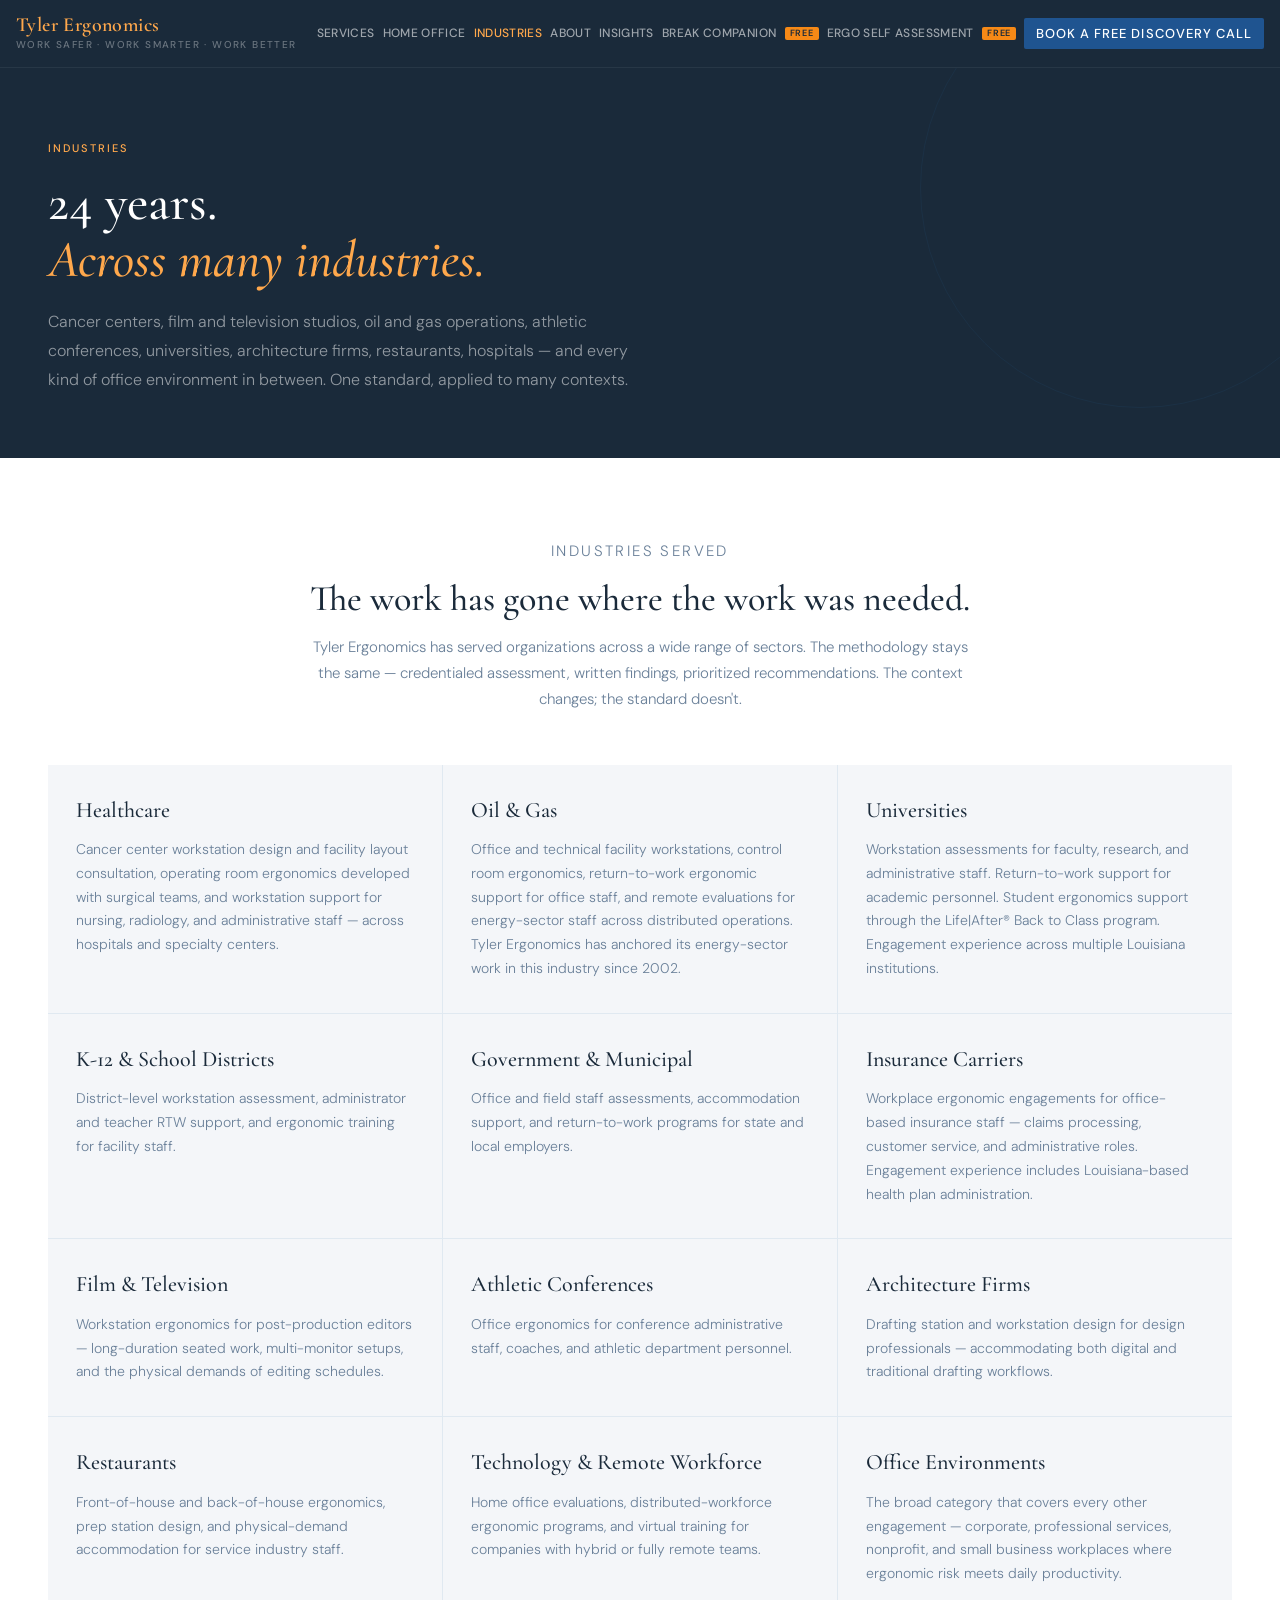
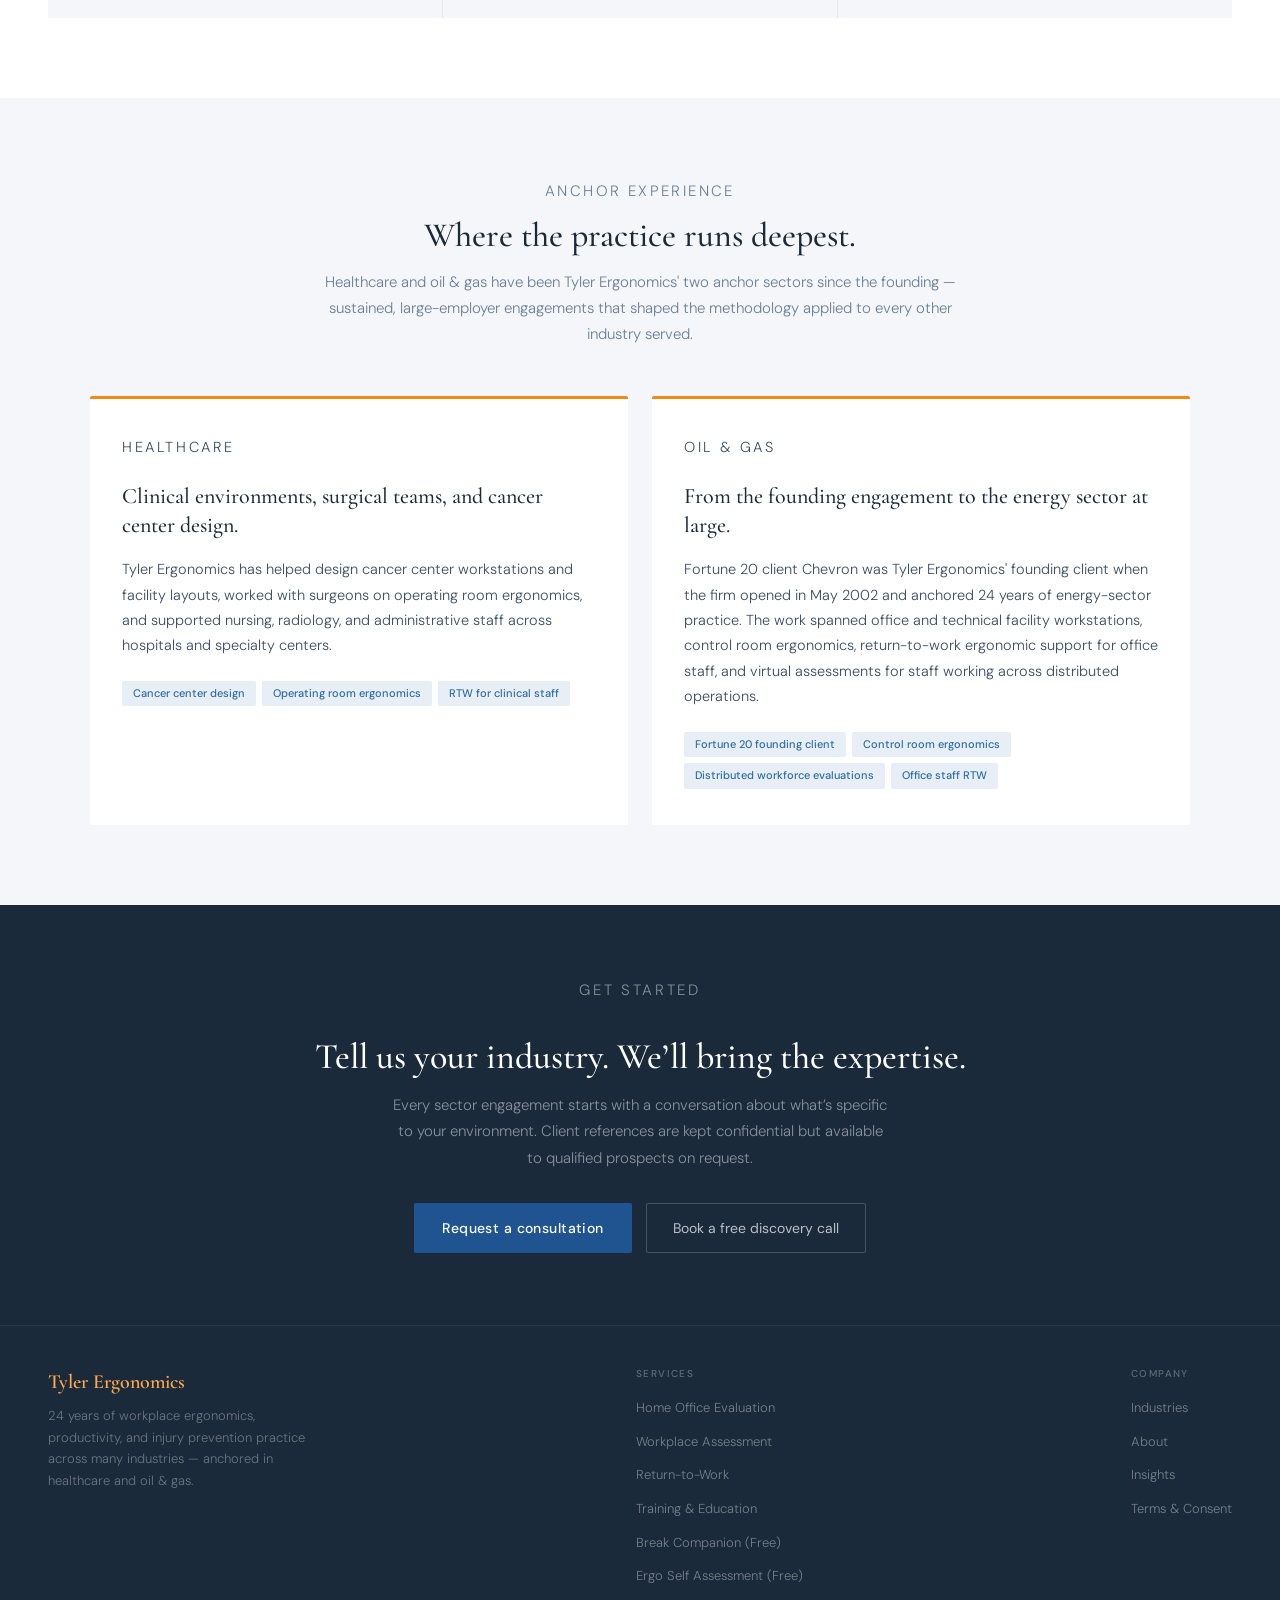
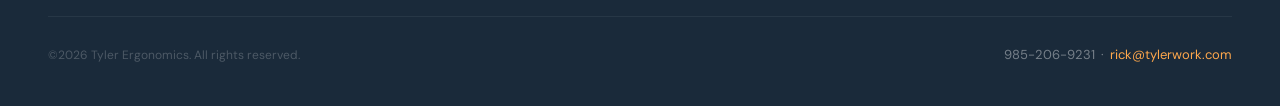
<file: te-04-industries.html>
<!DOCTYPE html>
<html lang="en">
<head>
<meta charset="UTF-8">
<meta name="viewport" content="width=device-width, initial-scale=1.0">
<title>Industries — Tyler Ergonomics</title>
<meta name="description" content="Tyler Ergonomics serves healthcare, oil &amp; gas, universities, K-12, government, insurance carriers, technology, and many other office-based industries. 24 years of cross-sector ergonomic practice.">
<link rel="preconnect" href="https://fonts.googleapis.com">
<link href="https://fonts.googleapis.com/css2?family=Cormorant+Garamond:ital,wght@0,400;0,500;0,600;1,400;1,500&family=DM+Sans:wght@300;400;500&display=swap" rel="stylesheet">
<style>
*,*::before,*::after{box-sizing:border-box;margin:0;padding:0}
:root{--ink:#1a2a3a;--ink-lt:#1e3040;--blue:#2e6da4;--blue-dk:#1f5490;--blue-lt:#bdd4ea;--ivory:#f4f6f9;--cream:#e8eef5;--warm:#d4dde8;--gold:#f68916;--gold-lt:#ffa84c;--mid:#3a4e62;--soft:#6a8099;--white:#ffffff;--border:rgba(46,109,164,0.15)}
body{font-family:'DM Sans',sans-serif;font-weight:400;color:var(--ink);background:var(--ivory);line-height:1.6;font-size:16px}
nav{background:var(--ink);padding:0 48px;display:flex;align-items:center;justify-content:space-between;height:68px;border-bottom:1px solid rgba(255,255,255,0.06);position:sticky;top:0;z-index:100}
.nav-logo{display:flex;flex-direction:column;text-decoration:none;gap:2px}
.nav-logo-main{font-family:'Cormorant Garamond',serif;font-size:20px;font-weight:600;color:var(--gold-lt);letter-spacing:0.02em;line-height:1}
.nav-logo-sub{font-size:10px;font-weight:500;letter-spacing:0.14em;text-transform:uppercase;color:rgba(255,255,255,0.35)}
.nav-links{display:flex;gap:28px;align-items:center;list-style:none}
.nav-links a{color:rgba(255,255,255,0.58);text-decoration:none;font-size:13px;letter-spacing:0.08em;text-transform:uppercase;font-weight:500;transition:color 0.2s}
.nav-links a:hover,.nav-links a.active{color:var(--gold-lt)}
.nav-cta{background:var(--blue-dk)!important;color:var(--white)!important;padding:8px 20px;border-radius:2px;opacity:1!important}
.nav-cta:hover{background:var(--gold)!important}
.nav-lifeafter{border:1px solid rgba(255,255,255,0.15)!important;padding:7px 16px!important;font-size:11px!important}
.nav-lifeafter:hover{border-color:var(--gold-lt)!important;color:var(--gold-lt)!important;background:none!important}
.eyebrow{font-size:11px;font-weight:500;letter-spacing:0.18em;text-transform:uppercase;color:var(--gold-lt);margin-bottom:16px}
.section-eyebrow{font-size:11px;font-weight:500;letter-spacing:0.16em;text-transform:uppercase;color:var(--blue);margin-bottom:12px}
.btn-primary{background:var(--blue-dk);color:var(--white);padding:14px 28px;border:none;border-radius:2px;font-size:14px;font-weight:500;cursor:pointer;text-decoration:none;display:inline-block;letter-spacing:0.03em;transition:background 0.2s;font-family:'DM Sans',sans-serif}
.btn-primary:hover{background:var(--gold)}
.page-header{background:var(--ink);padding:72px 48px 64px;position:relative;overflow:hidden}
.page-header::before{content:'';position:absolute;top:-100px;right:-80px;width:440px;height:440px;border-radius:50%;border:1px solid rgba(46,109,164,0.1)}
.page-header h1{font-family:'Cormorant Garamond',serif;font-size:52px;font-weight:500;color:var(--white);line-height:1.1;max-width:700px;margin-bottom:20px}
.page-header h1 em{font-style:italic;color:var(--gold-lt)}
.page-header-sub{font-size:16px;color:rgba(255,255,255,0.52);max-width:580px;line-height:1.8;font-weight:300}

/* INDUSTRIES GALLERY */
.gallery-section{background:var(--white);padding:80px 48px}
.gallery-header{text-align:center;margin-bottom:52px;max-width:680px;margin-left:auto;margin-right:auto}
.gallery-header h2{font-family:'Cormorant Garamond',serif;font-size:36px;font-weight:500;color:var(--ink);line-height:1.2;margin-bottom:14px}
.gallery-header p{font-size:15px;color:var(--soft);line-height:1.75;font-weight:300}
.gallery-grid{display:grid;grid-template-columns:repeat(3,1fr);gap:1px;background:var(--border);max-width:1200px;margin:0 auto}
.gallery-card{background:var(--ivory);padding:32px 28px;display:flex;flex-direction:column;gap:10px}
.gallery-card h3{font-family:'Cormorant Garamond',serif;font-size:22px;font-weight:500;color:var(--ink);line-height:1.25;margin-bottom:4px}
.gallery-card p{font-size:14px;color:var(--soft);line-height:1.7;font-weight:300;margin:0}

/* ANCHOR DEPTH */
.anchor-section{background:var(--ivory);padding:80px 48px}
.anchor-header{text-align:center;margin-bottom:48px;max-width:640px;margin-left:auto;margin-right:auto}
.anchor-header h2{font-family:'Cormorant Garamond',serif;font-size:34px;font-weight:500;color:var(--ink);line-height:1.2;margin-bottom:12px}
.anchor-header p{font-size:15px;color:var(--soft);line-height:1.75;font-weight:300}
.anchor-grid{display:grid;grid-template-columns:1fr 1fr;gap:24px;max-width:1100px;margin:0 auto}
.anchor-card{background:var(--white);border-top:3px solid var(--gold);border-radius:2px;padding:36px 32px;display:flex;flex-direction:column;gap:14px}
.anchor-card-eyebrow{font-size:11px;font-weight:500;letter-spacing:0.18em;text-transform:uppercase;color:var(--blue);margin-bottom:2px}
.anchor-card h3{font-family:'Cormorant Garamond',serif;font-size:22px;font-weight:500;color:var(--ink);line-height:1.3;margin-bottom:4px}
.anchor-card p{font-size:14.5px;color:var(--mid);line-height:1.75;font-weight:300;margin-bottom:8px}
.anchor-tags{display:flex;gap:6px;flex-wrap:wrap}
.anchor-tag{font-size:11px;color:var(--blue);background:var(--cream);padding:4px 11px;border-radius:2px;font-weight:500}

/* CTA */
.cta-section{background:var(--ink);padding:72px 48px;text-align:center}
.cta-section h2{font-family:'Cormorant Garamond',serif;font-size:36px;font-weight:500;color:var(--white);margin-bottom:14px;line-height:1.2}
.cta-section p{font-size:15px;color:rgba(255,255,255,0.48);max-width:500px;margin:0 auto 32px;line-height:1.75;font-weight:300}
.cta-actions{display:flex;gap:14px;justify-content:center}

footer{background:var(--ink);padding:40px 48px;border-top:1px solid rgba(255,255,255,0.06)}
.footer-top{display:flex;justify-content:space-between;align-items:flex-start;margin-bottom:28px;padding-bottom:28px;border-bottom:1px solid rgba(255,255,255,0.06)}
.footer-brand .footer-logo-main{font-family:'Cormorant Garamond',serif;font-size:20px;font-weight:600;color:var(--gold-lt);margin-bottom:6px}
.footer-brand p{font-size:13px;color:rgba(255,255,255,0.35);font-weight:300;max-width:260px;line-height:1.65}
.footer-nav-group h5{font-size:10px;font-weight:500;letter-spacing:0.14em;text-transform:uppercase;color:rgba(255,255,255,0.3);margin-bottom:12px}
.footer-nav-group ul{list-style:none;display:flex;flex-direction:column;gap:8px}
.footer-nav-group a{font-size:13px;color:rgba(255,255,255,0.4);text-decoration:none;font-weight:300}
.footer-nav-group a:hover{color:var(--gold-lt)}
.footer-bottom{display:flex;justify-content:space-between;align-items:center}
.footer-copy{font-size:12px;color:rgba(255,255,255,0.22)}
.footer-contact{font-size:13px;color:rgba(255,255,255,0.4)}
.footer-contact strong{color:var(--gold-lt);font-weight:400}


/* ============================================
   RESPONSIVE — TABLET & MOBILE
   ============================================ */

/* TABLET (under 1024px) */
@media (max-width: 1024px) {
  .footer-top { grid-template-columns: 2fr 1fr 1fr 1fr; gap: 32px; }
}

/* TABLET TO SMALL DESKTOP (under 968px) */
@media (max-width: 968px) {
  nav { padding: 16px 20px; gap: 16px; }
  .nav-logo-main { font-size: 18px; }
  .nav-logo-sub { font-size: 9px; }
  .nav-links { gap: 14px; flex-wrap: wrap; }
  .nav-links a:not(.btn-gold):not(.nav-cta) { font-size: 12.5px; }

  /* Hero adjustments */
  .hero, .page-header { padding: 48px 20px; }
  .hero { flex-direction: column; gap: 32px; }
  .hero-content, .hero-graphic { width: 100%; max-width: 100%; }
  .hero h1, .page-header h1 { font-size: 38px; line-height: 1.15; }
  .hero-sub, .page-header-sub { font-size: 16px; }

  /* Section padding universal */
  section { padding-left: 20px !important; padding-right: 20px !important; }

  /* Grids collapse */
  .services-grid { grid-template-columns: 1fr 1fr; gap: 16px; }
  .stat-strip { grid-template-columns: 1fr 1fr; }
  .stats-strip { grid-template-columns: 1fr 1fr; }
  .gallery-grid { grid-template-columns: 1fr 1fr; }
  .anchor-grid { grid-template-columns: 1fr; gap: 16px; }
  .who-grid { grid-template-columns: 1fr 1fr; }
  .symptoms-grid { grid-template-columns: 1fr 1fr; }
  .credibility-band { grid-template-columns: 1fr 1fr; gap: 24px; }
  .testimonial-grid { grid-template-columns: 1fr; }
  .articles-grid { grid-template-columns: 1fr; }
  .what-grid { grid-template-columns: 1fr; }
  .cta-split { grid-template-columns: 1fr; gap: 16px; }
  .audience-section, .audience-grid { grid-template-columns: 1fr; }
  .timeline-grid { grid-template-columns: 1fr; }
  .credentials-grid { grid-template-columns: 1fr; }
  .contact-grid { grid-template-columns: 1fr; gap: 16px; }
  .footer-top { grid-template-columns: 1fr 1fr; gap: 32px; }

  /* Hero booking card stacks */
  .hero-booking-card { width: 100%; max-width: 100%; }

  /* Two-path availability band — homepage */
  section[style*="grid-template-columns:1fr 1fr"] > div[style*="grid-template-columns"] { grid-template-columns: 1fr !important; gap: 32px !important; }

  /* Article header */
  .article-header { padding: 48px 20px 32px; }
  .article-header h1 { font-size: 36px; }
  .article-body { padding: 48px 20px; }
  .article-body-inner { font-size: 16px; }
  .article-body-inner h2 { font-size: 26px; }
  .data-stats { grid-template-columns: 1fr; }
  .stat-num { font-size: 36px; }

  /* CTA section */
  .cta-section { padding: 60px 20px; }
  .cta-section h2 { font-size: 32px; }

  /* Footer */
  footer { padding: 48px 20px 24px; }
  .footer-bottom { flex-direction: column; gap: 12px; text-align: center; }
}

/* PHONE (under 640px) */
@media (max-width: 640px) {
  /* Navigation — keep brand + CTA only, hide intermediate links */
  nav { padding: 14px 16px; }
  .nav-links a:not(.btn-gold):not(.nav-cta) { display: none; }
  .nav-logo-main { font-size: 17px; }
  .nav-logo-sub { display: none; }
  .btn-gold, .nav-cta { padding: 9px 16px; font-size: 12.5px; }

  /* Section padding reduced further */
  section { padding-left: 16px !important; padding-right: 16px !important; padding-top: 40px !important; padding-bottom: 40px !important; }

  /* Hero / page header */
  .hero, .page-header, .article-header { padding: 40px 16px 32px !important; }
  .hero h1, .page-header h1, .article-header h1 { font-size: 32px !important; }
  .hero-sub, .page-header-sub, .article-dek { font-size: 15px; }
  .hero-credibility { font-size: 13px; }

  /* All multi-column grids → single column on phone */
  .services-grid, .gallery-grid, .who-grid, .symptoms-grid, .stat-strip, .stats-strip, .credibility-band, .footer-top, .testimonial-grid, .articles-grid, .what-grid, .cta-split, .anchor-grid, .timeline-grid, .credentials-grid, .contact-grid {
    grid-template-columns: 1fr !important;
    gap: 14px !important;
  }

  /* Headings scale */
  h2 { font-size: 26px !important; line-height: 1.2 !important; }
  h3 { font-size: 19px !important; }
  .services-header h2, .who-header h2, .gallery-header h2, .urgency-header h2, .credibility-header h2 { font-size: 28px !important; }

  /* Buttons full-width on phone */
  .hero-actions { flex-direction: column; gap: 12px; }
  .hero-actions a, .hero-actions .btn-gold, .hero-actions .btn-outline { width: 100%; text-align: center; padding: 13px 20px !important; }

  /* Service / who / gallery cards reduce padding */
  .service-card, .who-card, .gallery-card, .anchor-card, .testimonial-card { padding: 24px 20px !important; }

  /* Symptom cards smaller padding */
  .symptom-card { padding: 14px 16px !important; font-size: 14px !important; }

  /* Trust strip phone */
  .trust-strip { padding: 16px 16px !important; }
  .trust-clients { flex-wrap: wrap; gap: 8px 14px !important; justify-content: center; }
  .trust-divider { display: none; }
  .trust-client { font-size: 11.5px !important; }
  .trust-strip-human { padding: 16px 16px !important; }
  .trust-strip-human p { font-size: 13px !important; }

  /* Credibility band */
  .credibility-band { padding: 32px 16px !important; }
  .credibility-stat { font-size: 26px !important; }

  /* Stat numbers */
  .stat-num { font-size: 32px !important; }

  /* Forms — full width, prevent iOS zoom */
  .inquiry-form input, .inquiry-form select, .inquiry-form textarea { font-size: 16px !important; width: 100% !important; padding: 12px 14px !important; }
  .inquiry-form .form-row { grid-template-columns: 1fr !important; gap: 14px !important; }
  .inquiry-form button[type="submit"] { width: 100% !important; }

  /* Article body adjustments */
  .article-body { padding: 32px 16px !important; }
  .article-body-inner { font-size: 15.5px; line-height: 1.7; }
  .article-body-inner h2 { font-size: 24px !important; margin-top: 32px !important; }
  .article-body-inner h3 { font-size: 18px !important; }
  .article-body-inner blockquote { font-size: 18px !important; padding: 4px 0 4px 18px !important; }
  .article-body-inner li { font-size: 15px !important; }
  .sources-list li { font-size: 12.5px !important; padding-left: 30px !important; }

  /* CTA section phone */
  .cta-section { padding: 48px 16px !important; }
  .cta-section h2 { font-size: 26px !important; }
  .cta-section p { font-size: 14.5px; }

  /* Footer phone */
  footer { padding: 36px 16px 20px !important; }
  .footer-top { gap: 28px !important; }
  .footer-logo-main { font-size: 19px; }
  .footer-bottom { font-size: 10px !important; flex-direction: column; gap: 8px; }
  .footer-contact { font-size: 12px !important; }
}


.nav-free-badge{display:inline-block;background:var(--gold);color:var(--ink);font-size:9px;font-weight:600;padding:2px 5px;margin-left:5px;letter-spacing:0.08em;text-transform:uppercase;border-radius:2px;vertical-align:middle;line-height:1}

/* ============================================
   MOBILE HAMBURGER MENU
   ============================================ */
.mobile-menu-toggle { display: none; background: transparent; border: none; color: #fff; cursor: pointer; padding: 6px; align-items: center; justify-content: center; }
.mobile-menu-close { display: none; }

@media (max-width: 640px) {
  .mobile-menu-toggle { display: flex !important; order: 99; }
  .mobile-menu-toggle svg { width: 26px; height: 26px; stroke: rgba(255,255,255,0.9); }
  
  /* Hide everything in nav-links by default on phone — overlay takes over */
  .nav-links { display: none !important; }
  
  /* When mobile menu is open, transform nav-links into full-height slide-out panel */
  .nav-links.mobile-open {
    display: flex !important;
    flex-direction: column !important;
    align-items: stretch !important;
    position: fixed !important;
    top: 0 !important;
    right: 0 !important;
    width: 84% !important;
    max-width: 320px !important;
    height: 100vh !important;
    background: #1a2a3a !important;
    padding: 68px 28px 32px !important;
    margin: 0 !important;
    gap: 0 !important;
    z-index: 9999 !important;
    overflow-y: auto !important;
    box-shadow: -8px 0 30px rgba(0,0,0,0.3);
  }
  .nav-links.mobile-open li { list-style: none !important; }
  .nav-links.mobile-open a {
    display: block !important;
    color: rgba(255,255,255,0.85) !important;
    text-decoration: none !important;
    font-size: 16px !important;
    font-weight: 400 !important;
    padding: 16px 0 !important;
    border-bottom: 1px solid rgba(255,255,255,0.08) !important;
    background: transparent !important;
    letter-spacing: 0.02em !important;
    text-transform: none !important;
  }
  .nav-links.mobile-open a:hover, .nav-links.mobile-open a.current, .nav-links.mobile-open a.active { color: #ffa84c !important; }
  .nav-links.mobile-open a.btn-gold, .nav-links.mobile-open a.nav-cta {
    background: #f68916 !important;
    color: #1a2a3a !important;
    text-align: center;
    padding: 14px 20px !important;
    border-radius: 2px;
    border-bottom: none !important;
    margin-top: 20px;
    font-weight: 500 !important;
  }
  .mobile-menu-close {
    display: block !important;
    position: absolute;
    top: 14px;
    right: 16px;
    background: transparent;
    border: none;
    color: rgba(255,255,255,0.9);
    font-size: 32px;
    cursor: pointer;
    padding: 6px 12px;
    line-height: 1;
    z-index: 10000;
  }
  /* Dedicated backdrop element (replaces ::before pseudo-element for iOS reliability) */
  .mobile-menu-backdrop {
    display: none;
    position: fixed;
    inset: 0;
    background: rgba(0,0,0,0.5);
    z-index: 9998;
  }
  .mobile-menu-backdrop.show {
    display: block;
  }
  /* Ensure links and buttons inside open menu are tappable on iOS */
  .nav-links.mobile-open a,
  .nav-links.mobile-open .mobile-menu-close {
    pointer-events: auto !important;
    cursor: pointer !important;
    -webkit-tap-highlight-color: rgba(255,255,255,0.1);
    position: relative;
    z-index: 1;
  }
  body.mobile-nav-open { overflow: hidden; }
}


/* ============================================
   UNIVERSAL MOBILE GRID COLLAPSE — prevent horizontal overflow on phone
   ============================================ */
@media (max-width: 968px) {
  .industries-grid, .gallery-grid, .symptoms-grid, .who-grid {
    grid-template-columns: 1fr 1fr !important;
    gap: 16px !important;
  }
  .stat-strip-inner, .process-steps, .data-stats, .stats-grid {
    grid-template-columns: 1fr 1fr !important;
    gap: 28px !important;
  }
}
@media (max-width: 540px) {
  .industries-grid, .gallery-grid, .symptoms-grid, .who-grid,
  .stat-strip-inner, .process-steps, .data-stats, .stats-grid {
    grid-template-columns: 1fr !important;
    gap: 18px !important;
  }
}

/* Belt-and-braces: prevent horizontal scroll at the page level */
html, body { overflow-x: hidden; max-width: 100vw; }


/* NEW MOBILE MENU SYSTEM (replaces old hamburger) */
@media (max-width: 640px) {
  #rt-mobile-toggle { display: block !important; }
  .nav-links { display: none !important; }
  .nav { padding: 12px 16px !important; }
}


/* Hide the OLD hamburger button (from previous JS code) — use only the new one */
@media (max-width: 640px) {
  .mobile-menu-toggle { display: none !important; }
  .nav-links.mobile-open { display: none !important; }
}

</style>
<link rel="icon" href="favicon.ico" sizes="any">
<link rel="icon" type="image/png" sizes="32x32" href="favicon-32.png">
<link rel="apple-touch-icon" href="apple-touch-icon.png">
<link rel="stylesheet" href="site.css">
<script src="booking-config.js?v=20261102b"></script>
<script src="site.js?v=20261102b" defer></script>
</head>
<body>

<nav>
  <a href="index.html" class="nav-logo">
    <span class="nav-logo-main">Tyler Ergonomics</span>
    <span class="nav-logo-sub">Work safer · Work smarter · Work better</span>
  </a>
  <ul class="nav-links">
    <li><a href="te-02-services.html">Services</a></li>
    <li><a href="te-03-home-office.html">Home Office</a></li>
    <li><a href="te-04-industries.html" class="active">Industries</a></li>
    <li><a href="te-05-about.html">About</a></li>
    <li><a href="te-06-insights.html">Insights</a></li>
    <li><a href="te-07-break-companion.html">Break Companion <span class="nav-free-badge">Free</span></a></li>
    <li><a href="ergo-self-assessment.html">Ergo Self Assessment <span class="nav-free-badge">Free</span></a></li>
    <li><a href="https://calendly.com/rick-tylerwork/free-ergonomic-discovery-call" class="nav-cta" data-booking target="_blank" rel="noopener">Book a free discovery call</a></li>
  </ul>
  <button id="rt-mobile-toggle" onclick="document.getElementById('rt-mobile-menu').style.display='block';document.getElementById('rt-mobile-backdrop').style.display='block';" style="display:none;background:transparent;border:none;color:white;cursor:pointer;padding:8px 12px;" aria-label="Open menu">
    <svg viewBox="0 0 24 24" width="26" height="26" fill="none" stroke="currentColor" stroke-width="2" stroke-linecap="round"><line x1="3" y1="6" x2="21" y2="6"></line><line x1="3" y1="12" x2="21" y2="12"></line><line x1="3" y1="18" x2="21" y2="18"></line></svg>
  </button>
</nav>
<!-- BRAND NEW MOBILE MENU (separate from main nav for iOS reliability) -->
<div id="rt-mobile-menu" style="display:none;position:fixed;top:0;right:0;bottom:0;width:84%;max-width:320px;background:#1a2a3a;z-index:99999;padding:60px 28px 32px;overflow-y:auto;box-shadow:-8px 0 30px rgba(0,0,0,0.3);box-sizing:border-box;">
  <button onclick="document.getElementById('rt-mobile-menu').style.display='none';document.getElementById('rt-mobile-backdrop').style.display='none';" style="position:absolute;top:14px;right:16px;background:transparent;border:none;color:white;font-size:32px;cursor:pointer;padding:6px 12px;line-height:1;font-family:inherit;" aria-label="Close menu">&times;</button>
  <button onclick="location.href='index.html'" style="display:block;width:100%;text-align:left;background:transparent;border:none;border-bottom:1px solid rgba(255,255,255,0.08);color:rgba(255,255,255,0.85);font-size:16px;padding:16px 0;cursor:pointer;font-family:inherit;">Home</button>
  <button onclick="location.href='te-02-services.html'" style="display:block;width:100%;text-align:left;background:transparent;border:none;border-bottom:1px solid rgba(255,255,255,0.08);color:rgba(255,255,255,0.85);font-size:16px;padding:16px 0;cursor:pointer;font-family:inherit;">Services</button>
  <button onclick="location.href='te-03-home-office.html'" style="display:block;width:100%;text-align:left;background:transparent;border:none;border-bottom:1px solid rgba(255,255,255,0.08);color:rgba(255,255,255,0.85);font-size:16px;padding:16px 0;cursor:pointer;font-family:inherit;">Home Office</button>
  <button onclick="location.href='te-04-industries.html'" style="display:block;width:100%;text-align:left;background:transparent;border:none;border-bottom:1px solid rgba(255,255,255,0.08);color:rgba(255,255,255,0.85);font-size:16px;padding:16px 0;cursor:pointer;font-family:inherit;">Industries</button>
  <button onclick="location.href='te-05-about.html'" style="display:block;width:100%;text-align:left;background:transparent;border:none;border-bottom:1px solid rgba(255,255,255,0.08);color:rgba(255,255,255,0.85);font-size:16px;padding:16px 0;cursor:pointer;font-family:inherit;">About</button>
  <button onclick="location.href='te-06-insights.html'" style="display:block;width:100%;text-align:left;background:transparent;border:none;border-bottom:1px solid rgba(255,255,255,0.08);color:rgba(255,255,255,0.85);font-size:16px;padding:16px 0;cursor:pointer;font-family:inherit;">Insights</button>
  <button onclick="location.href='te-07-break-companion.html'" style="display:block;width:100%;text-align:left;background:transparent;border:none;border-bottom:1px solid rgba(255,255,255,0.08);color:rgba(255,255,255,0.85);font-size:16px;padding:16px 0;cursor:pointer;font-family:inherit;">Break Companion <span style="background:#f68916;color:#1a2a3a;font-size:10px;padding:2px 6px;border-radius:2px;font-weight:600;margin-left:6px;">FREE</span></button>
  <button onclick="location.href='ergo-self-assessment.html'" style="display:block;width:100%;text-align:left;background:transparent;border:none;border-bottom:1px solid rgba(255,255,255,0.08);color:rgba(255,255,255,0.85);font-size:16px;padding:16px 0;cursor:pointer;font-family:inherit;">Ergo Self Assessment <span style="background:#f68916;color:#1a2a3a;font-size:10px;padding:2px 6px;border-radius:2px;font-weight:600;margin-left:6px;">FREE</span></button>
  <button data-booking onclick="window.open('https://calendly.com/rick-tylerwork/free-ergonomic-discovery-call','_blank','noopener');return false;" style="display:block;width:100%;text-align:center;background:#f68916;border:none;color:#1a2a3a;font-size:14px;padding:14px 20px;cursor:pointer;font-family:inherit;margin-top:20px;font-weight:500;border-radius:2px;">Book a free discovery call</button>
</div>
<div id="rt-mobile-backdrop" onclick="document.getElementById('rt-mobile-menu').style.display='none';document.getElementById('rt-mobile-backdrop').style.display='none';" style="display:none;position:fixed;inset:0;background:rgba(0,0,0,0.5);z-index:99998;"></div>


<div class="page-header">
  <p class="eyebrow">Industries</p>
  <h1>24 years.<br><em>Across many industries.</em></h1>
  <p class="page-header-sub">Cancer centers, film and television studios, oil and gas operations, athletic conferences, universities, architecture firms, restaurants, hospitals — and every kind of office environment in between. One standard, applied to many contexts.</p>
</div>

<!-- INDUSTRIES GALLERY -->
<section class="gallery-section">
  <div class="gallery-header">
    <p class="section-eyebrow">Industries served</p>
    <h2>The work has gone where the work was needed.</h2>
    <p>Tyler Ergonomics has served organizations across a wide range of sectors. The methodology stays the same — credentialed assessment, written findings, prioritized recommendations. The context changes; the standard doesn't.</p>
  </div>
  <div class="gallery-grid">
    <!-- Healthcare (anchor — featured treatment) -->
    <div class="gallery-card">
      <h3>Healthcare</h3>
      <p>Cancer center workstation design and facility layout consultation, operating room ergonomics developed with surgical teams, and workstation support for nursing, radiology, and administrative staff &mdash; across hospitals and specialty centers.</p>
    </div>
    <!-- Oil & Gas (anchor — featured treatment) -->
    <div class="gallery-card">
      <h3>Oil &amp; Gas</h3>
      <p>Office and technical facility workstations, control room ergonomics, return-to-work ergonomic support for office staff, and remote evaluations for energy-sector staff across distributed operations. Tyler Ergonomics has anchored its energy-sector work in this industry since 2002.</p>
    </div>
    <!-- Universities -->
    <div class="gallery-card">
      <h3>Universities</h3>
      <p>Workstation assessments for faculty, research, and administrative staff. Return-to-work support for academic personnel. Student ergonomics support through the Life|After&reg; Back to Class program. Engagement experience across multiple Louisiana institutions.</p>
    </div>
    <!-- K-12 / School Districts -->
    <div class="gallery-card">
      <h3>K-12 &amp; School Districts</h3>
      <p>District-level workstation assessment, administrator and teacher RTW support, and ergonomic training for facility staff.</p>
    </div>
    <!-- Government / Municipal -->
    <div class="gallery-card">
      <h3>Government &amp; Municipal</h3>
      <p>Office and field staff assessments, accommodation support, and return-to-work programs for state and local employers.</p>
    </div>
    <!-- Insurance Carriers -->
    <div class="gallery-card">
      <h3>Insurance Carriers</h3>
      <p>Workplace ergonomic engagements for office-based insurance staff — claims processing, customer service, and administrative roles. Engagement experience includes Louisiana-based health plan administration.</p>
    </div>
    <!-- Film & Television -->
    <div class="gallery-card">
      <h3>Film &amp; Television</h3>
      <p>Workstation ergonomics for post-production editors — long-duration seated work, multi-monitor setups, and the physical demands of editing schedules.</p>
    </div>
    <!-- Athletic Conferences -->
    <div class="gallery-card">
      <h3>Athletic Conferences</h3>
      <p>Office ergonomics for conference administrative staff, coaches, and athletic department personnel.</p>
    </div>
    <!-- Architecture Firms -->
    <div class="gallery-card">
      <h3>Architecture Firms</h3>
      <p>Drafting station and workstation design for design professionals — accommodating both digital and traditional drafting workflows.</p>
    </div>
    <!-- Restaurants -->
    <div class="gallery-card">
      <h3>Restaurants</h3>
      <p>Front-of-house and back-of-house ergonomics, prep station design, and physical-demand accommodation for service industry staff.</p>
    </div>
    <!-- Technology / Remote Workforce -->
    <div class="gallery-card">
      <h3>Technology &amp; Remote Workforce</h3>
      <p>Home office evaluations, distributed-workforce ergonomic programs, and virtual training for companies with hybrid or fully remote teams.</p>
    </div>
    <!-- Office Environments -->
    <div class="gallery-card">
      <h3>Office Environments</h3>
      <p>The broad category that covers every other engagement — corporate, professional services, nonprofit, and small business workplaces where ergonomic risk meets daily productivity.</p>
    </div>
  </div>
</section>

<!-- ANCHOR DEPTH -->
<section class="anchor-section">
  <div class="anchor-header">
    <p class="section-eyebrow">Anchor experience</p>
    <h2>Where the practice runs deepest.</h2>
    <p>Healthcare and oil &amp; gas have been Tyler Ergonomics' two anchor sectors since the founding — sustained, large-employer engagements that shaped the methodology applied to every other industry served.</p>
  </div>
  <div class="anchor-grid">
    <div class="anchor-card">
      <p class="anchor-card-eyebrow">Healthcare</p>
      <h3>Clinical environments, surgical teams, and cancer center design.</h3>
      <p>Tyler Ergonomics has helped design cancer center workstations and facility layouts, worked with surgeons on operating room ergonomics, and supported nursing, radiology, and administrative staff across hospitals and specialty centers.</p>
      <div class="anchor-tags">
        <span class="anchor-tag">Cancer center design</span>
        <span class="anchor-tag">Operating room ergonomics</span>
        <span class="anchor-tag">RTW for clinical staff</span>
      </div>
    </div>
    <div class="anchor-card">
      <p class="anchor-card-eyebrow">Oil &amp; Gas</p>
      <h3>From the founding engagement to the energy sector at large.</h3>
      <p>Fortune 20 client Chevron was Tyler Ergonomics' founding client when the firm opened in May 2002 and anchored 24 years of energy-sector practice. The work spanned office and technical facility workstations, control room ergonomics, return-to-work ergonomic support for office staff, and virtual assessments for staff working across distributed operations.</p>
      <div class="anchor-tags">
        <span class="anchor-tag">Fortune 20 founding client</span>
        <span class="anchor-tag">Control room ergonomics</span>
        <span class="anchor-tag">Distributed workforce evaluations</span>
        <span class="anchor-tag">Office staff RTW</span>
      </div>
    </div>
  </div>
</section>

<!-- CTA -->
<section class="cta-section">
  <p class="eyebrow">Get started</p>
  <h2>Tell us your industry. We&rsquo;ll bring the expertise.</h2>
  <p>Every sector engagement starts with a conversation about what&rsquo;s specific to your environment. Client references are kept confidential but available to qualified prospects on request.</p>
  <div class="cta-actions">
    <a href="te-02-services.html#contact" class="btn-primary">Request a consultation</a>
    <a href="https://calendly.com/rick-tylerwork/free-ergonomic-discovery-call" data-booking style="border:1px solid rgba(255,255,255,0.2);color:rgba(255,255,255,0.7);padding:13px 26px;border-radius:2px;font-size:14px;text-decoration:none;display:inline-block;font-family:'DM Sans',sans-serif" target="_blank" rel="noopener">Book a free discovery call</a>
  </div>
</section>

<footer>
  <div class="footer-top">
    <div class="footer-brand">
      <p class="footer-logo-main">Tyler Ergonomics</p>
      <p>24 years of workplace ergonomics, productivity, and injury prevention practice across many industries — anchored in healthcare and oil &amp; gas.</p>
    </div>
    <div class="footer-nav-group">
      <h5>Services</h5>
      <ul>
        <li><a href="te-03-home-office.html">Home Office Evaluation</a></li>
        <li><a href="te-02-services.html">Workplace Assessment</a></li>
        <li><a href="te-02-services.html">Return-to-Work</a></li>
        <li><a href="te-02-services.html">Training & Education</a></li>
        <li><a href="te-07-break-companion.html">Break Companion (Free)</a></li>
        <li><a href="ergo-self-assessment.html">Ergo Self Assessment (Free)</a></li>
      </ul>
    </div>
    <div class="footer-nav-group">
      <h5>Company</h5>
      <ul>
        <li><a href="te-04-industries.html">Industries</a></li>
        <li><a href="te-05-about.html">About</a></li>
        <li><a href="te-06-insights.html">Insights</a></li>
        <li><a href="terms-and-consent/">Terms &amp; Consent</a></li>
      </ul>
    </div>
  </div>
  <div class="footer-bottom">
    <span class="footer-copy">©2026 Tyler Ergonomics. All rights reserved.</span>
    <span class="footer-contact"><a href="tel:985-206-9231" style="color:inherit;text-decoration:none;">985-206-9231</a> &nbsp;&middot;&nbsp; <strong><a href="mailto:rick@tylerwork.com" style="color:inherit;text-decoration:none;">rick@tylerwork.com</a></strong></span>
  </div>
</footer>


<script>
(function() {
  const nav = document.querySelector('nav');
  const navLinks = document.querySelector('.nav-links');
  if (!nav || !navLinks) return;
  
  // Create hamburger button
  const hamburger = document.createElement('button');
  hamburger.className = 'mobile-menu-toggle';
  hamburger.setAttribute('aria-label', 'Open menu');
  hamburger.innerHTML = '<svg viewBox="0 0 24 24" fill="none" stroke="currentColor" stroke-width="2" stroke-linecap="round"><line x1="3" y1="6" x2="21" y2="6"></line><line x1="3" y1="12" x2="21" y2="12"></line><line x1="3" y1="18" x2="21" y2="18"></line></svg>';
  nav.appendChild(hamburger);
  
  // Create close button inside nav-links
  const closer = document.createElement('button');
  closer.className = 'mobile-menu-close';
  closer.setAttribute('aria-label', 'Close menu');
  closer.innerHTML = '&times;';
  navLinks.insertBefore(closer, navLinks.firstChild);
  
  // Create dedicated backdrop element (more reliable than ::before pseudo-element on iOS)
  const backdrop = document.createElement('div');
  backdrop.className = 'mobile-menu-backdrop';
  document.body.appendChild(backdrop);
  
  function openMenu() {
    navLinks.classList.add('mobile-open');
    document.body.classList.add('mobile-nav-open');
    backdrop.classList.add('show');
  }
  
  function closeMenu() {
    navLinks.classList.remove('mobile-open');
    document.body.classList.remove('mobile-nav-open');
    backdrop.classList.remove('show');
  }
  
  hamburger.addEventListener('click', function(e) {
    e.stopPropagation();
    openMenu();
  });
  
  closer.addEventListener('click', function(e) {
    e.stopPropagation();
    closeMenu();
  });
  
  // Backdrop tap closes menu - dedicated handler, no document-level interference
  backdrop.addEventListener('click', closeMenu);
  
  // iOS Safari fix: programmatically navigate on link tap (default <a> behavior 
  // sometimes fails inside position:fixed elements with high z-index)
  navLinks.addEventListener('click', function(e) {
    var link = e.target.closest('a');
    if (link && link.href && !link.classList.contains('mobile-menu-close')) {
      e.preventDefault();
      window.location.href = link.href;
    }
  });
})();
</script>
</body>
</html>
</file>
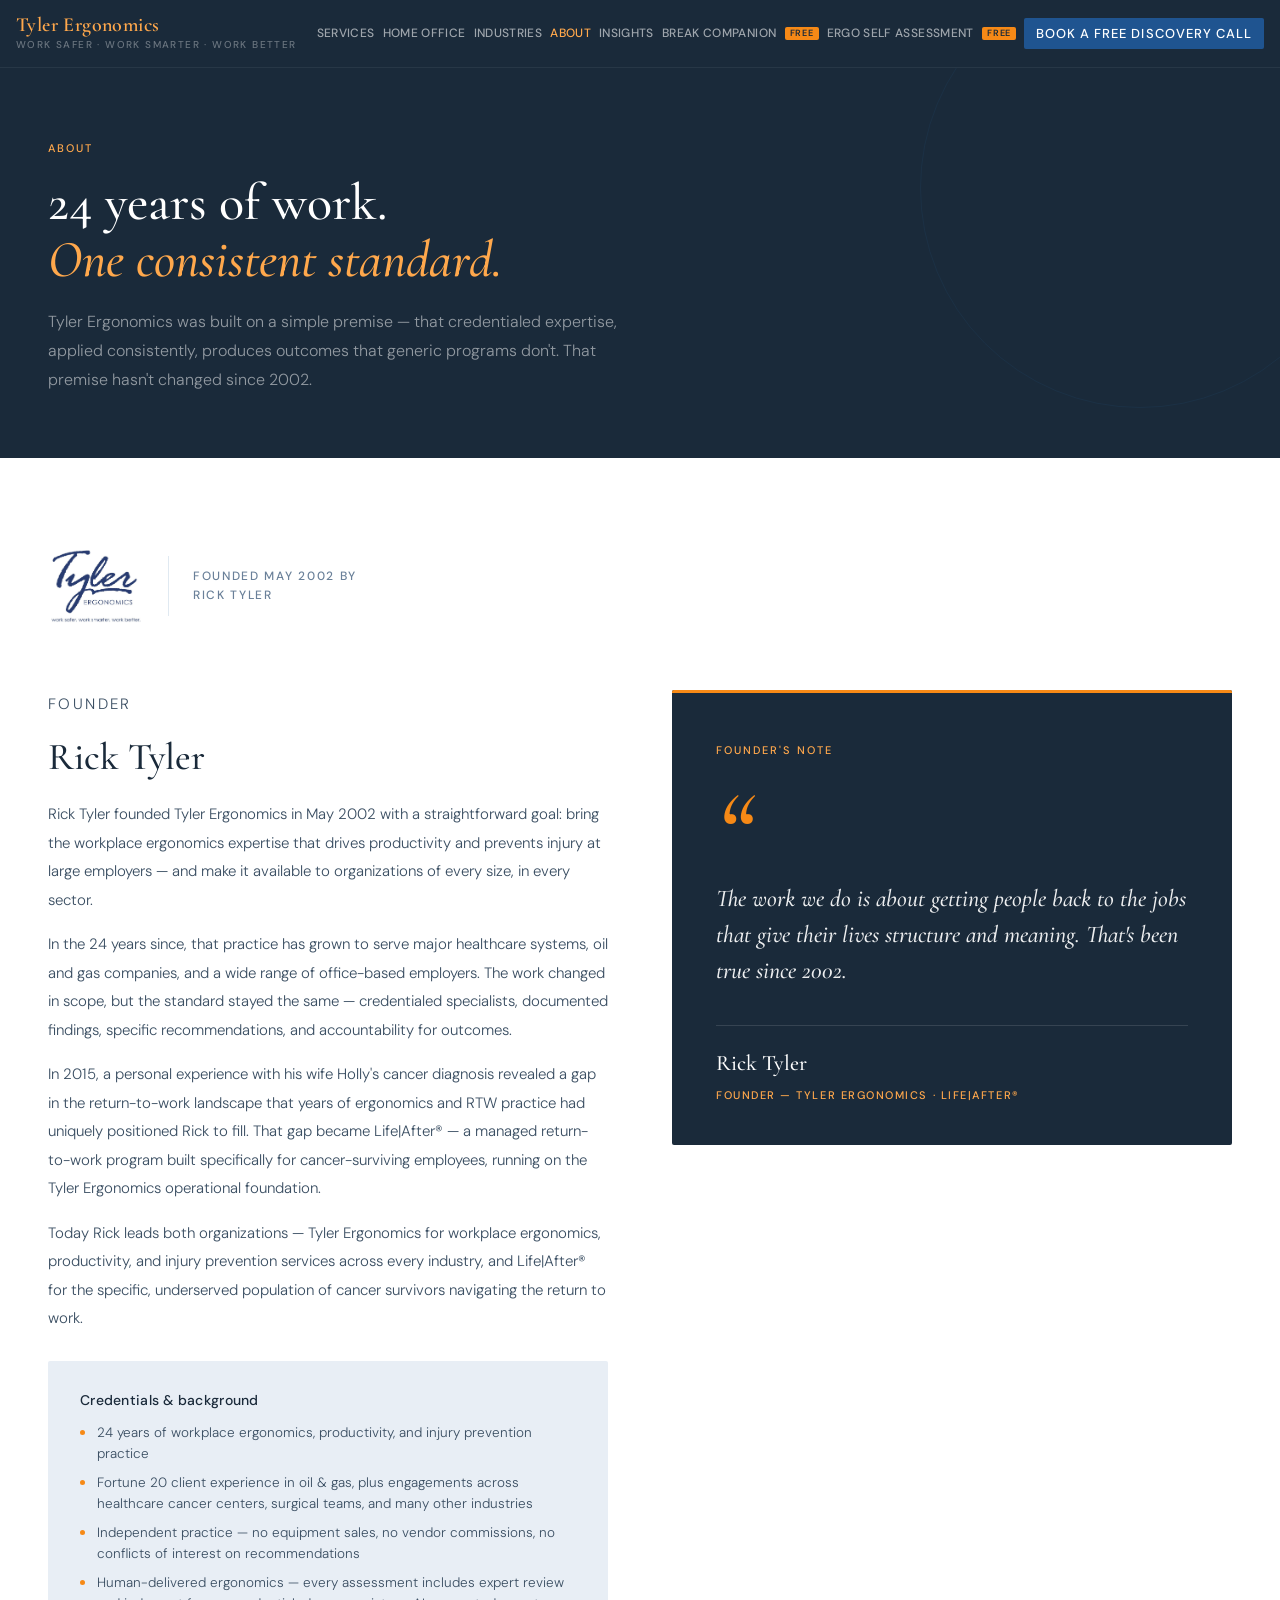
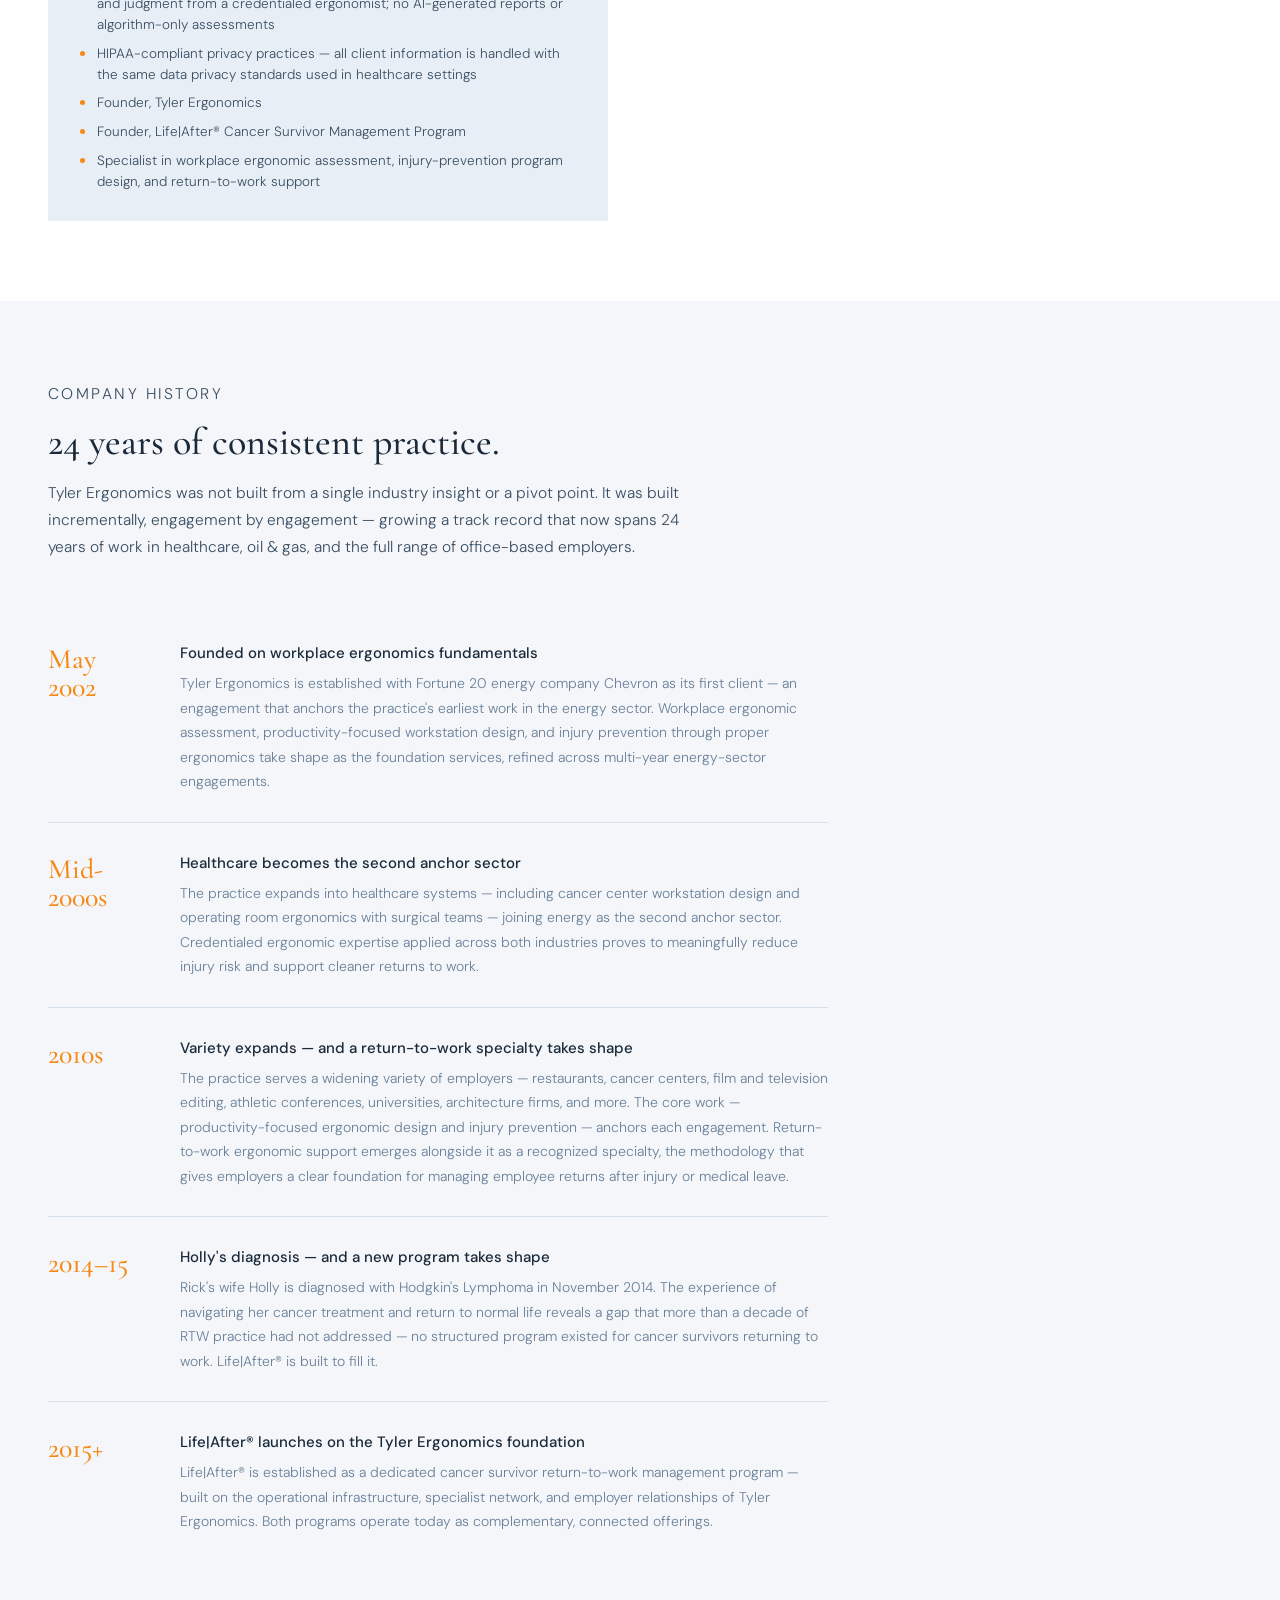
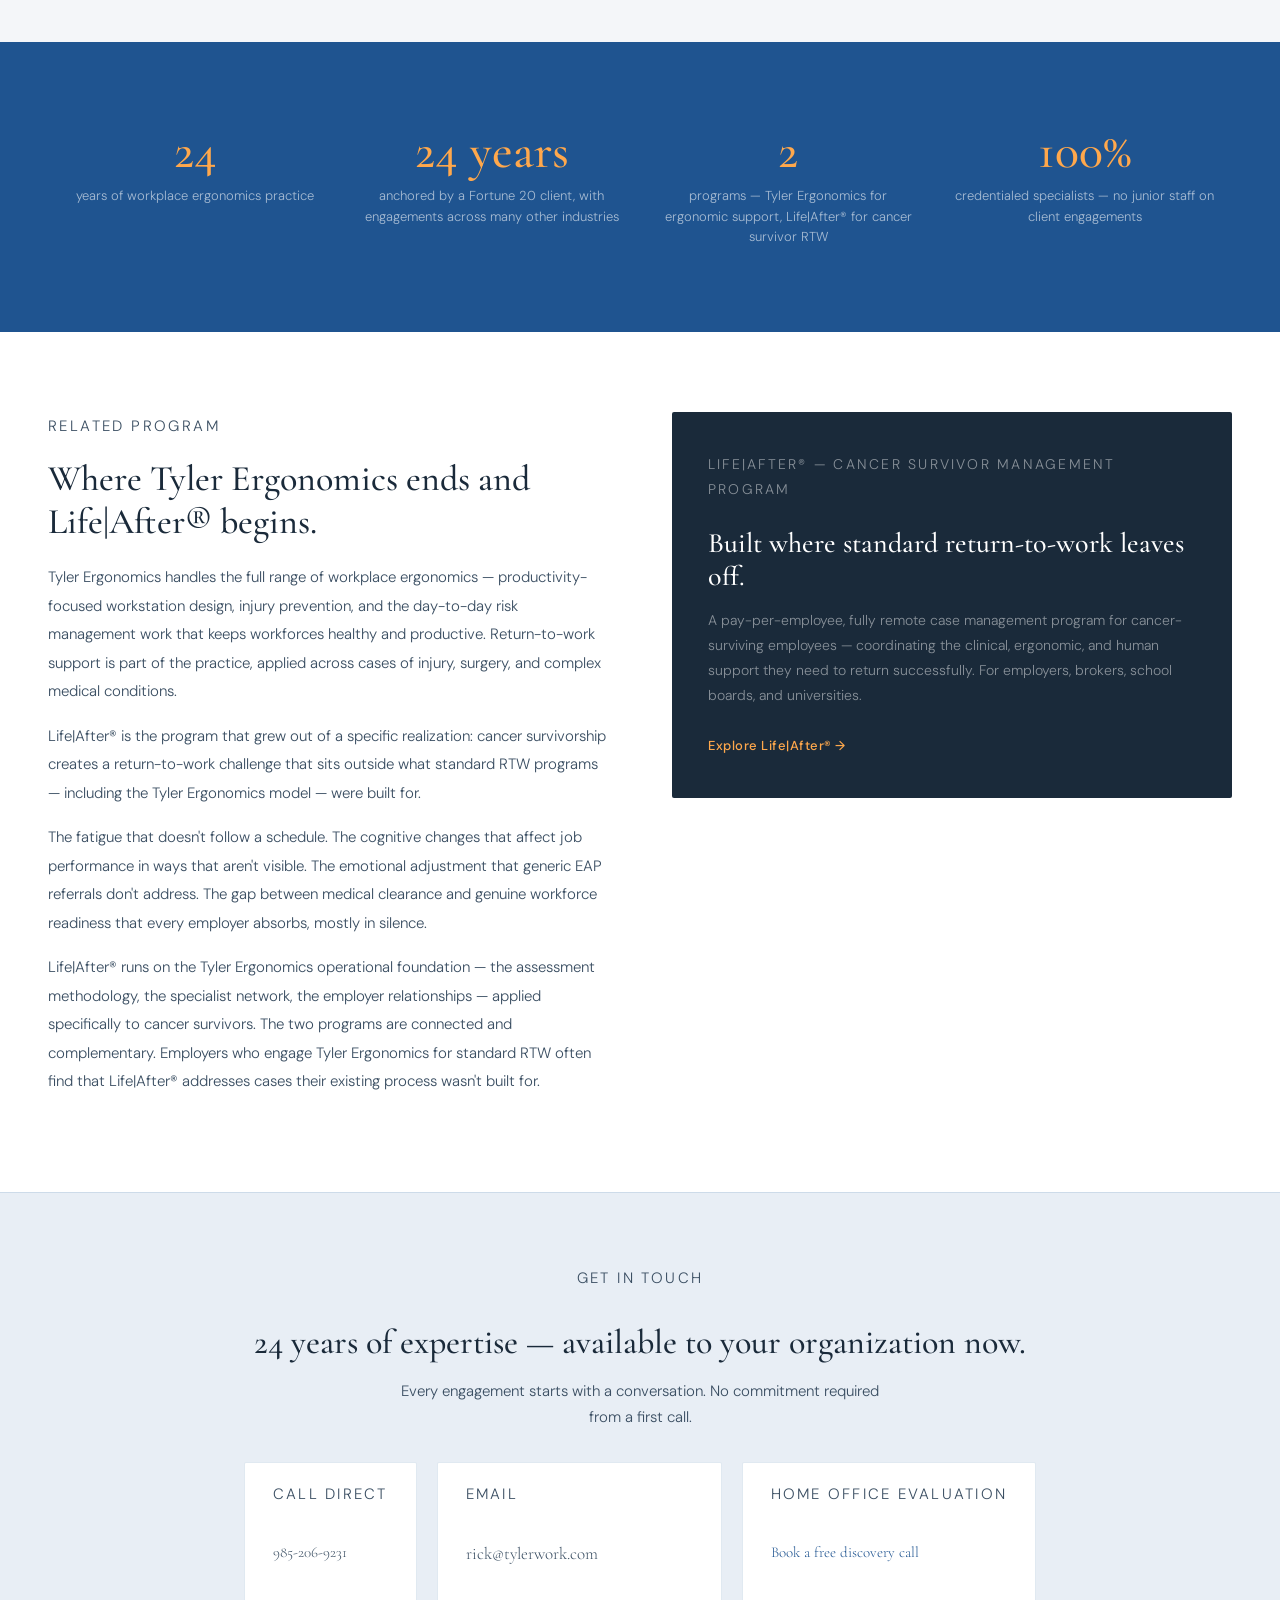
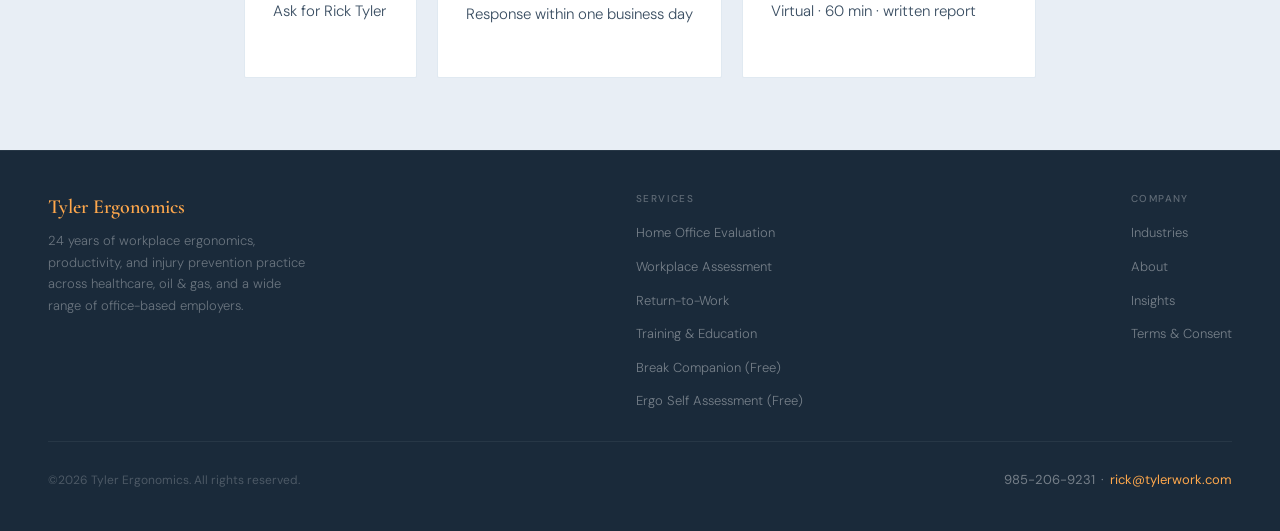
<file: te-05-about.html>
<!DOCTYPE html>
<html lang="en">
<head>
<meta charset="UTF-8">
<meta name="viewport" content="width=device-width, initial-scale=1.0">
<title>About — Tyler Ergonomics</title>
<meta name="description" content="24 years of workplace ergonomics, productivity, and injury prevention practice — the story of Tyler Ergonomics and how Life|After® grew from it.">
<link rel="preconnect" href="https://fonts.googleapis.com">
<link href="https://fonts.googleapis.com/css2?family=Cormorant+Garamond:ital,wght@0,400;0,500;0,600;1,400;1,500&family=DM+Sans:wght@300;400;500&display=swap" rel="stylesheet">
<style>
*,*::before,*::after{box-sizing:border-box;margin:0;padding:0}
:root{--ink:#1a2a3a;--ink-lt:#1e3040;--blue:#2e6da4;--blue-dk:#1f5490;--blue-lt:#bdd4ea;--ivory:#f4f6f9;--cream:#e8eef5;--warm:#d4dde8;--gold:#f68916;--gold-lt:#ffa84c;--mid:#3a4e62;--soft:#6a8099;--white:#ffffff;--border:rgba(46,109,164,0.15)}
body{font-family:'DM Sans',sans-serif;font-weight:400;color:var(--ink);background:var(--ivory);line-height:1.6;font-size:16px}
nav{background:var(--ink);padding:0 48px;display:flex;align-items:center;justify-content:space-between;height:68px;border-bottom:1px solid rgba(255,255,255,0.06);position:sticky;top:0;z-index:100}
.nav-logo{display:flex;flex-direction:column;text-decoration:none;gap:2px}
.nav-logo-main{font-family:'Cormorant Garamond',serif;font-size:20px;font-weight:600;color:var(--gold-lt);letter-spacing:0.02em;line-height:1}
.nav-logo-sub{font-size:10px;font-weight:500;letter-spacing:0.14em;text-transform:uppercase;color:rgba(255,255,255,0.35)}
.nav-links{display:flex;gap:28px;align-items:center;list-style:none}
.nav-links a{color:rgba(255,255,255,0.58);text-decoration:none;font-size:13px;letter-spacing:0.08em;text-transform:uppercase;font-weight:500;transition:color 0.2s}
.nav-links a:hover,.nav-links a.active{color:var(--gold-lt)}
.nav-cta{background:var(--blue-dk)!important;color:var(--white)!important;padding:8px 20px;border-radius:2px;opacity:1!important}
.nav-cta:hover{background:var(--gold)!important}
.nav-lifeafter{border:1px solid rgba(255,255,255,0.15)!important;padding:7px 16px!important;font-size:11px!important}
.nav-lifeafter:hover{border-color:var(--gold-lt)!important;color:var(--gold-lt)!important;background:none!important}
.eyebrow{font-size:11px;font-weight:500;letter-spacing:0.18em;text-transform:uppercase;color:var(--gold-lt);margin-bottom:16px}
.section-eyebrow{font-size:11px;font-weight:500;letter-spacing:0.16em;text-transform:uppercase;color:var(--blue);margin-bottom:12px}
.btn-primary{background:var(--blue-dk);color:var(--white);padding:14px 28px;border:none;border-radius:2px;font-size:14px;font-weight:500;cursor:pointer;text-decoration:none;display:inline-block;letter-spacing:0.03em;transition:background 0.2s;font-family:'DM Sans',sans-serif}
.btn-primary:hover{background:var(--gold)}
.btn-gold{background:var(--gold);color:var(--white);padding:14px 28px;border:none;border-radius:2px;font-size:14px;font-weight:500;cursor:pointer;text-decoration:none;display:inline-block;letter-spacing:0.03em;font-family:'DM Sans',sans-serif}
.page-header{background:var(--ink);padding:72px 48px 64px;position:relative;overflow:hidden}
.page-header::before{content:'';position:absolute;top:-100px;right:-80px;width:440px;height:440px;border-radius:50%;border:1px solid rgba(46,109,164,0.1)}
.page-header h1{font-family:'Cormorant Garamond',serif;font-size:52px;font-weight:500;color:var(--white);line-height:1.1;max-width:700px;margin-bottom:20px}
.page-header h1 em{font-style:italic;color:var(--gold-lt)}
.page-header-sub{font-size:16px;color:rgba(255,255,255,0.52);max-width:580px;line-height:1.8;font-weight:300}

/* FOUNDER */
.founder-section{background:var(--white);padding:80px 48px}
.founder-brand-mark{margin-bottom:56px;display:flex;align-items:center;gap:24px}
.founder-brand-mark img{height:96px;width:auto;display:block}
.founder-brand-mark .brand-mark-divider{width:1px;height:60px;background:var(--border)}
.founder-brand-mark .brand-mark-text{font-size:12px;letter-spacing:0.14em;text-transform:uppercase;color:var(--soft);font-weight:500;line-height:1.6;max-width:200px}
.founder-layout{display:grid;grid-template-columns:1fr 1fr;gap:64px;align-items:start}
.founder-text h2{font-family:'Cormorant Garamond',serif;font-size:38px;font-weight:500;color:var(--ink);line-height:1.2;margin-bottom:20px}
.founder-text p{font-size:15px;color:var(--mid);line-height:1.9;margin-bottom:16px;font-weight:300}
.founder-cred{background:var(--cream);border-radius:2px;padding:28px 32px;margin-top:28px}
.founder-cred h4{font-size:14px;font-weight:500;color:var(--ink);margin-bottom:12px;letter-spacing:0.02em}
.cred-list{list-style:none;display:flex;flex-direction:column;gap:8px}
.cred-list li{display:flex;gap:12px;align-items:flex-start;font-size:13.5px;color:var(--mid);font-weight:300;line-height:1.55}
.cred-list li::before{content:'';width:5px;height:5px;border-radius:50%;background:var(--gold);flex-shrink:0;margin-top:7px}
.founder-quote-card{background:var(--ink);border-radius:2px;padding:52px 44px 40px;display:flex;flex-direction:column;position:relative;overflow:hidden}
.founder-quote-card::after{content:'';position:absolute;top:0;left:0;right:0;height:3px;background:var(--gold)}
.founder-card-eyebrow{font-size:11px;font-weight:500;letter-spacing:0.18em;text-transform:uppercase;color:var(--gold-lt);margin-bottom:32px}
.founder-card-glyph{font-family:'Cormorant Garamond',serif;font-size:110px;font-weight:500;color:var(--gold);line-height:0.7;margin-bottom:12px;font-style:italic;letter-spacing:-0.04em}
.founder-card-quote{font-family:'Cormorant Garamond',serif;font-size:24px;font-style:italic;color:rgba(255,255,255,0.92);line-height:1.5;margin-bottom:36px;font-weight:500}
.founder-card-divider{height:1px;background:rgba(255,255,255,0.12);margin-bottom:20px}
.founder-card-name{font-family:'Cormorant Garamond',serif;font-size:22px;font-weight:500;color:var(--white);margin-bottom:6px}
.founder-card-title{font-size:11px;font-weight:500;letter-spacing:0.14em;text-transform:uppercase;color:var(--gold-lt)}

/* COMPANY HISTORY */
.history-section{background:var(--ivory);padding:80px 48px}
.history-header{margin-bottom:52px}
.history-header h2{font-family:'Cormorant Garamond',serif;font-size:38px;font-weight:500;color:var(--ink);line-height:1.2;margin-bottom:14px}
.history-header p{font-size:15.5px;color:var(--mid);max-width:640px;line-height:1.75;font-weight:300}
.timeline{display:flex;flex-direction:column;gap:0;max-width:780px}
.timeline-item{display:grid;grid-template-columns:100px 1fr;gap:32px;padding:28px 0;border-bottom:1px solid var(--border)}
.timeline-item:last-child{border-bottom:none}
.timeline-year{font-family:'Cormorant Garamond',serif;font-size:28px;font-weight:500;color:var(--gold);line-height:1;padding-top:4px}
.timeline-body h4{font-size:15px;font-weight:500;color:var(--ink);margin-bottom:6px}
.timeline-body p{font-size:14px;color:var(--soft);line-height:1.75;font-weight:300;margin:0}

/* STAT STRIP */
.stat-strip{background:var(--blue-dk);padding:56px 48px}
.stat-strip-inner{display:grid;grid-template-columns:repeat(4,1fr);gap:2px}
.stat-item{text-align:center;padding:28px 16px}
.stat-num{font-family:'Cormorant Garamond',serif;font-size:50px;font-weight:500;color:var(--gold-lt);line-height:1;margin-bottom:10px}
.stat-label{font-size:13px;color:rgba(255,255,255,0.6);line-height:1.6;font-weight:300}

/* LIFEAFTER ORIGIN */
.origin-section{background:var(--white);padding:80px 48px}
.origin-layout{display:grid;grid-template-columns:1fr 1fr;gap:64px;align-items:start}
.origin-text h2{font-family:'Cormorant Garamond',serif;font-size:36px;font-weight:500;color:var(--ink);line-height:1.2;margin-bottom:20px}
.origin-text p{font-size:15px;color:var(--mid);line-height:1.9;margin-bottom:16px;font-weight:300}
.origin-card{background:var(--ink);border-radius:2px;padding:40px 36px}
.origin-card-eyebrow{font-size:10px;font-weight:500;letter-spacing:0.16em;text-transform:uppercase;color:var(--gold-lt);margin-bottom:14px}
.origin-card h3{font-family:'Cormorant Garamond',serif;font-size:28px;font-weight:500;color:var(--white);margin-bottom:14px;line-height:1.2}
.origin-card p{font-size:14px;color:rgba(255,255,255,0.48);line-height:1.8;margin-bottom:24px;font-weight:300}
.origin-card-link{font-size:13px;font-weight:500;color:var(--gold-lt);text-decoration:none;letter-spacing:0.04em}
.origin-card-link:hover{color:var(--gold)}

/* CTA */
.cta-section{background:var(--cream);padding:72px 48px;text-align:center;border-top:1px solid var(--border)}
.cta-section h2{font-family:'Cormorant Garamond',serif;font-size:34px;font-weight:500;color:var(--ink);margin-bottom:14px;line-height:1.2}
.cta-section p{font-size:15px;color:var(--mid);max-width:500px;margin:0 auto 32px;line-height:1.75;font-weight:300}
.cta-actions{display:flex;gap:14px;justify-content:center}
.contact-row{display:flex;gap:20px;justify-content:center;margin-top:20px}
.contact-card{background:var(--white);border:1px solid var(--border);border-radius:2px;padding:18px 28px;text-align:left}
.contact-label{font-size:10px;font-weight:500;letter-spacing:0.15em;text-transform:uppercase;color:var(--gold);margin-bottom:6px}
.contact-value{font-family:'Cormorant Garamond',serif;font-size:19px;font-weight:500;color:var(--ink)}
.contact-sub{font-size:12px;color:var(--soft);font-weight:300}

footer{background:var(--ink);padding:40px 48px;border-top:1px solid rgba(255,255,255,0.06)}
.footer-top{display:flex;justify-content:space-between;align-items:flex-start;margin-bottom:28px;padding-bottom:28px;border-bottom:1px solid rgba(255,255,255,0.06)}
.footer-brand .footer-logo-main{font-family:'Cormorant Garamond',serif;font-size:20px;font-weight:600;color:var(--gold-lt);margin-bottom:6px}
.footer-brand p{font-size:13px;color:rgba(255,255,255,0.35);font-weight:300;max-width:260px;line-height:1.65}
.footer-nav-group h5{font-size:10px;font-weight:500;letter-spacing:0.14em;text-transform:uppercase;color:rgba(255,255,255,0.3);margin-bottom:12px}
.footer-nav-group ul{list-style:none;display:flex;flex-direction:column;gap:8px}
.footer-nav-group a{font-size:13px;color:rgba(255,255,255,0.4);text-decoration:none;font-weight:300}
.footer-nav-group a:hover{color:var(--gold-lt)}
.footer-bottom{display:flex;justify-content:space-between;align-items:center}
.footer-copy{font-size:12px;color:rgba(255,255,255,0.22)}
.footer-contact{font-size:13px;color:rgba(255,255,255,0.4)}
.footer-contact strong{color:var(--gold-lt);font-weight:400}


/* ============================================
   RESPONSIVE — TABLET & MOBILE
   ============================================ */

/* TABLET (under 1024px) */
@media (max-width: 1024px) {
  .footer-top { grid-template-columns: 2fr 1fr 1fr 1fr; gap: 32px; }
}

/* TABLET TO SMALL DESKTOP (under 968px) */
@media (max-width: 968px) {
  nav { padding: 16px 20px; gap: 16px; }
  .nav-logo-main { font-size: 18px; }
  .nav-logo-sub { font-size: 9px; }
  .nav-links { gap: 14px; flex-wrap: wrap; }
  .nav-links a:not(.btn-gold):not(.nav-cta) { font-size: 12.5px; }

  /* Hero adjustments */
  .hero, .page-header { padding: 48px 20px; }
  .hero { flex-direction: column; gap: 32px; }
  .hero-content, .hero-graphic { width: 100%; max-width: 100%; }
  .hero h1, .page-header h1 { font-size: 38px; line-height: 1.15; }
  .hero-sub, .page-header-sub { font-size: 16px; }

  /* Section padding universal */
  section { padding-left: 20px !important; padding-right: 20px !important; }

  /* Grids collapse */
  .services-grid { grid-template-columns: 1fr 1fr; gap: 16px; }
  .stat-strip { grid-template-columns: 1fr 1fr; }
  .stats-strip { grid-template-columns: 1fr 1fr; }
  .gallery-grid { grid-template-columns: 1fr 1fr; }
  .anchor-grid { grid-template-columns: 1fr; gap: 16px; }
  .who-grid { grid-template-columns: 1fr 1fr; }
  .symptoms-grid { grid-template-columns: 1fr 1fr; }
  .credibility-band { grid-template-columns: 1fr 1fr; gap: 24px; }
  .testimonial-grid { grid-template-columns: 1fr; }
  .articles-grid { grid-template-columns: 1fr; }
  .what-grid { grid-template-columns: 1fr; }
  .cta-split { grid-template-columns: 1fr; gap: 16px; }
  .audience-section, .audience-grid { grid-template-columns: 1fr; }
  .timeline-grid { grid-template-columns: 1fr; }
  .credentials-grid { grid-template-columns: 1fr; }
  .contact-grid { grid-template-columns: 1fr; gap: 16px; }
  .footer-top { grid-template-columns: 1fr 1fr; gap: 32px; }

  /* Hero booking card stacks */
  .hero-booking-card { width: 100%; max-width: 100%; }

  /* Two-path availability band — homepage */
  section[style*="grid-template-columns:1fr 1fr"] > div[style*="grid-template-columns"] { grid-template-columns: 1fr !important; gap: 32px !important; }

  /* Article header */
  .article-header { padding: 48px 20px 32px; }
  .article-header h1 { font-size: 36px; }
  .article-body { padding: 48px 20px; }
  .article-body-inner { font-size: 16px; }
  .article-body-inner h2 { font-size: 26px; }
  .data-stats { grid-template-columns: 1fr; }
  .stat-num { font-size: 36px; }

  /* CTA section */
  .cta-section { padding: 60px 20px; }
  .cta-section h2 { font-size: 32px; }

  /* Footer */
  footer { padding: 48px 20px 24px; }
  .footer-bottom { flex-direction: column; gap: 12px; text-align: center; }
}

/* PHONE (under 640px) */
@media (max-width: 640px) {
  /* Navigation — keep brand + CTA only, hide intermediate links */
  nav { padding: 14px 16px; }
  .nav-links a:not(.btn-gold):not(.nav-cta) { display: none; }
  .nav-logo-main { font-size: 17px; }
  .nav-logo-sub { display: none; }
  .btn-gold, .nav-cta { padding: 9px 16px; font-size: 12.5px; }

  /* Section padding reduced further */
  section { padding-left: 16px !important; padding-right: 16px !important; padding-top: 40px !important; padding-bottom: 40px !important; }

  /* Hero / page header */
  .hero, .page-header, .article-header { padding: 40px 16px 32px !important; }
  .hero h1, .page-header h1, .article-header h1 { font-size: 32px !important; }
  .hero-sub, .page-header-sub, .article-dek { font-size: 15px; }
  .hero-credibility { font-size: 13px; }

  /* All multi-column grids → single column on phone */
  .services-grid, .gallery-grid, .who-grid, .symptoms-grid, .stat-strip, .stats-strip, .credibility-band, .footer-top, .testimonial-grid, .articles-grid, .what-grid, .cta-split, .anchor-grid, .timeline-grid, .credentials-grid, .contact-grid {
    grid-template-columns: 1fr !important;
    gap: 14px !important;
  }

  /* Headings scale */
  h2 { font-size: 26px !important; line-height: 1.2 !important; }
  h3 { font-size: 19px !important; }
  .services-header h2, .who-header h2, .gallery-header h2, .urgency-header h2, .credibility-header h2 { font-size: 28px !important; }

  /* Buttons full-width on phone */
  .hero-actions { flex-direction: column; gap: 12px; }
  .hero-actions a, .hero-actions .btn-gold, .hero-actions .btn-outline { width: 100%; text-align: center; padding: 13px 20px !important; }

  /* Service / who / gallery cards reduce padding */
  .service-card, .who-card, .gallery-card, .anchor-card, .testimonial-card { padding: 24px 20px !important; }

  /* Symptom cards smaller padding */
  .symptom-card { padding: 14px 16px !important; font-size: 14px !important; }

  /* Trust strip phone */
  .trust-strip { padding: 16px 16px !important; }
  .trust-clients { flex-wrap: wrap; gap: 8px 14px !important; justify-content: center; }
  .trust-divider { display: none; }
  .trust-client { font-size: 11.5px !important; }
  .trust-strip-human { padding: 16px 16px !important; }
  .trust-strip-human p { font-size: 13px !important; }

  /* Credibility band */
  .credibility-band { padding: 32px 16px !important; }
  .credibility-stat { font-size: 26px !important; }

  /* Stat numbers */
  .stat-num { font-size: 32px !important; }

  /* Forms — full width, prevent iOS zoom */
  .inquiry-form input, .inquiry-form select, .inquiry-form textarea { font-size: 16px !important; width: 100% !important; padding: 12px 14px !important; }
  .inquiry-form .form-row { grid-template-columns: 1fr !important; gap: 14px !important; }
  .inquiry-form button[type="submit"] { width: 100% !important; }

  /* Article body adjustments */
  .article-body { padding: 32px 16px !important; }
  .article-body-inner { font-size: 15.5px; line-height: 1.7; }
  .article-body-inner h2 { font-size: 24px !important; margin-top: 32px !important; }
  .article-body-inner h3 { font-size: 18px !important; }
  .article-body-inner blockquote { font-size: 18px !important; padding: 4px 0 4px 18px !important; }
  .article-body-inner li { font-size: 15px !important; }
  .sources-list li { font-size: 12.5px !important; padding-left: 30px !important; }

  /* CTA section phone */
  .cta-section { padding: 48px 16px !important; }
  .cta-section h2 { font-size: 26px !important; }
  .cta-section p { font-size: 14.5px; }

  /* Footer phone */
  footer { padding: 36px 16px 20px !important; }
  .footer-top { gap: 28px !important; }
  .footer-logo-main { font-size: 19px; }
  .footer-bottom { font-size: 10px !important; flex-direction: column; gap: 8px; }
  .footer-contact { font-size: 12px !important; }
}


.nav-free-badge{display:inline-block;background:var(--gold);color:var(--ink);font-size:9px;font-weight:600;padding:2px 5px;margin-left:5px;letter-spacing:0.08em;text-transform:uppercase;border-radius:2px;vertical-align:middle;line-height:1}

/* ============================================
   MOBILE HAMBURGER MENU
   ============================================ */
.mobile-menu-toggle { display: none; background: transparent; border: none; color: #fff; cursor: pointer; padding: 6px; align-items: center; justify-content: center; }
.mobile-menu-close { display: none; }

@media (max-width: 640px) {
  .mobile-menu-toggle { display: flex !important; order: 99; }
  .mobile-menu-toggle svg { width: 26px; height: 26px; stroke: rgba(255,255,255,0.9); }
  
  /* Hide everything in nav-links by default on phone — overlay takes over */
  .nav-links { display: none !important; }
  
  /* When mobile menu is open, transform nav-links into full-height slide-out panel */
  .nav-links.mobile-open {
    display: flex !important;
    flex-direction: column !important;
    align-items: stretch !important;
    position: fixed !important;
    top: 0 !important;
    right: 0 !important;
    width: 84% !important;
    max-width: 320px !important;
    height: 100vh !important;
    background: #1a2a3a !important;
    padding: 68px 28px 32px !important;
    margin: 0 !important;
    gap: 0 !important;
    z-index: 9999 !important;
    overflow-y: auto !important;
    box-shadow: -8px 0 30px rgba(0,0,0,0.3);
  }
  .nav-links.mobile-open li { list-style: none !important; }
  .nav-links.mobile-open a {
    display: block !important;
    color: rgba(255,255,255,0.85) !important;
    text-decoration: none !important;
    font-size: 16px !important;
    font-weight: 400 !important;
    padding: 16px 0 !important;
    border-bottom: 1px solid rgba(255,255,255,0.08) !important;
    background: transparent !important;
    letter-spacing: 0.02em !important;
    text-transform: none !important;
  }
  .nav-links.mobile-open a:hover, .nav-links.mobile-open a.current, .nav-links.mobile-open a.active { color: #ffa84c !important; }
  .nav-links.mobile-open a.btn-gold, .nav-links.mobile-open a.nav-cta {
    background: #f68916 !important;
    color: #1a2a3a !important;
    text-align: center;
    padding: 14px 20px !important;
    border-radius: 2px;
    border-bottom: none !important;
    margin-top: 20px;
    font-weight: 500 !important;
  }
  .mobile-menu-close {
    display: block !important;
    position: absolute;
    top: 14px;
    right: 16px;
    background: transparent;
    border: none;
    color: rgba(255,255,255,0.9);
    font-size: 32px;
    cursor: pointer;
    padding: 6px 12px;
    line-height: 1;
    z-index: 10000;
  }
  /* Dedicated backdrop element (replaces ::before pseudo-element for iOS reliability) */
  .mobile-menu-backdrop {
    display: none;
    position: fixed;
    inset: 0;
    background: rgba(0,0,0,0.5);
    z-index: 9998;
  }
  .mobile-menu-backdrop.show {
    display: block;
  }
  /* Ensure links and buttons inside open menu are tappable on iOS */
  .nav-links.mobile-open a,
  .nav-links.mobile-open .mobile-menu-close {
    pointer-events: auto !important;
    cursor: pointer !important;
    -webkit-tap-highlight-color: rgba(255,255,255,0.1);
    position: relative;
    z-index: 1;
  }
  body.mobile-nav-open { overflow: hidden; }
}


/* ============================================
   UNIVERSAL MOBILE GRID COLLAPSE — prevent horizontal overflow on phone
   ============================================ */
@media (max-width: 968px) {
  .industries-grid, .gallery-grid, .symptoms-grid, .who-grid {
    grid-template-columns: 1fr 1fr !important;
    gap: 16px !important;
  }
  .stat-strip-inner, .process-steps, .data-stats, .stats-grid {
    grid-template-columns: 1fr 1fr !important;
    gap: 28px !important;
  }
}
@media (max-width: 540px) {
  .industries-grid, .gallery-grid, .symptoms-grid, .who-grid,
  .stat-strip-inner, .process-steps, .data-stats, .stats-grid {
    grid-template-columns: 1fr !important;
    gap: 18px !important;
  }
}

/* Belt-and-braces: prevent horizontal scroll at the page level */
html, body { overflow-x: hidden; max-width: 100vw; }


/* NEW MOBILE MENU SYSTEM (replaces old hamburger) */
@media (max-width: 640px) {
  #rt-mobile-toggle { display: block !important; }
  .nav-links { display: none !important; }
  .nav { padding: 12px 16px !important; }
}


/* Hide the OLD hamburger button (from previous JS code) — use only the new one */
@media (max-width: 640px) {
  .mobile-menu-toggle { display: none !important; }
  .nav-links.mobile-open { display: none !important; }
}

</style>
<link rel="icon" href="favicon.ico" sizes="any">
<link rel="icon" type="image/png" sizes="32x32" href="favicon-32.png">
<link rel="apple-touch-icon" href="apple-touch-icon.png">
<link rel="stylesheet" href="site.css">
<script src="booking-config.js?v=20261102b"></script>
<script src="site.js?v=20261102b" defer></script>
</head>
<body>

<nav>
  <a href="index.html" class="nav-logo">
    <span class="nav-logo-main">Tyler Ergonomics</span>
    <span class="nav-logo-sub">Work safer · Work smarter · Work better</span>
  </a>
  <ul class="nav-links">
    <li><a href="te-02-services.html">Services</a></li>
    <li><a href="te-03-home-office.html">Home Office</a></li>
    <li><a href="te-04-industries.html">Industries</a></li>
    <li><a href="te-05-about.html" class="active">About</a></li>
    <li><a href="te-06-insights.html">Insights</a></li>
    <li><a href="te-07-break-companion.html">Break Companion <span class="nav-free-badge">Free</span></a></li>
    <li><a href="ergo-self-assessment.html">Ergo Self Assessment <span class="nav-free-badge">Free</span></a></li>
    <li><a href="https://calendly.com/rick-tylerwork/free-ergonomic-discovery-call" class="nav-cta" data-booking target="_blank" rel="noopener">Book a free discovery call</a></li>
  </ul>
  <button id="rt-mobile-toggle" onclick="document.getElementById('rt-mobile-menu').style.display='block';document.getElementById('rt-mobile-backdrop').style.display='block';" style="display:none;background:transparent;border:none;color:white;cursor:pointer;padding:8px 12px;" aria-label="Open menu">
    <svg viewBox="0 0 24 24" width="26" height="26" fill="none" stroke="currentColor" stroke-width="2" stroke-linecap="round"><line x1="3" y1="6" x2="21" y2="6"></line><line x1="3" y1="12" x2="21" y2="12"></line><line x1="3" y1="18" x2="21" y2="18"></line></svg>
  </button>
</nav>
<!-- BRAND NEW MOBILE MENU (separate from main nav for iOS reliability) -->
<div id="rt-mobile-menu" style="display:none;position:fixed;top:0;right:0;bottom:0;width:84%;max-width:320px;background:#1a2a3a;z-index:99999;padding:60px 28px 32px;overflow-y:auto;box-shadow:-8px 0 30px rgba(0,0,0,0.3);box-sizing:border-box;">
  <button onclick="document.getElementById('rt-mobile-menu').style.display='none';document.getElementById('rt-mobile-backdrop').style.display='none';" style="position:absolute;top:14px;right:16px;background:transparent;border:none;color:white;font-size:32px;cursor:pointer;padding:6px 12px;line-height:1;font-family:inherit;" aria-label="Close menu">&times;</button>
  <button onclick="location.href='index.html'" style="display:block;width:100%;text-align:left;background:transparent;border:none;border-bottom:1px solid rgba(255,255,255,0.08);color:rgba(255,255,255,0.85);font-size:16px;padding:16px 0;cursor:pointer;font-family:inherit;">Home</button>
  <button onclick="location.href='te-02-services.html'" style="display:block;width:100%;text-align:left;background:transparent;border:none;border-bottom:1px solid rgba(255,255,255,0.08);color:rgba(255,255,255,0.85);font-size:16px;padding:16px 0;cursor:pointer;font-family:inherit;">Services</button>
  <button onclick="location.href='te-03-home-office.html'" style="display:block;width:100%;text-align:left;background:transparent;border:none;border-bottom:1px solid rgba(255,255,255,0.08);color:rgba(255,255,255,0.85);font-size:16px;padding:16px 0;cursor:pointer;font-family:inherit;">Home Office</button>
  <button onclick="location.href='te-04-industries.html'" style="display:block;width:100%;text-align:left;background:transparent;border:none;border-bottom:1px solid rgba(255,255,255,0.08);color:rgba(255,255,255,0.85);font-size:16px;padding:16px 0;cursor:pointer;font-family:inherit;">Industries</button>
  <button onclick="location.href='te-05-about.html'" style="display:block;width:100%;text-align:left;background:transparent;border:none;border-bottom:1px solid rgba(255,255,255,0.08);color:rgba(255,255,255,0.85);font-size:16px;padding:16px 0;cursor:pointer;font-family:inherit;">About</button>
  <button onclick="location.href='te-06-insights.html'" style="display:block;width:100%;text-align:left;background:transparent;border:none;border-bottom:1px solid rgba(255,255,255,0.08);color:rgba(255,255,255,0.85);font-size:16px;padding:16px 0;cursor:pointer;font-family:inherit;">Insights</button>
  <button onclick="location.href='te-07-break-companion.html'" style="display:block;width:100%;text-align:left;background:transparent;border:none;border-bottom:1px solid rgba(255,255,255,0.08);color:rgba(255,255,255,0.85);font-size:16px;padding:16px 0;cursor:pointer;font-family:inherit;">Break Companion <span style="background:#f68916;color:#1a2a3a;font-size:10px;padding:2px 6px;border-radius:2px;font-weight:600;margin-left:6px;">FREE</span></button>
  <button onclick="location.href='ergo-self-assessment.html'" style="display:block;width:100%;text-align:left;background:transparent;border:none;border-bottom:1px solid rgba(255,255,255,0.08);color:rgba(255,255,255,0.85);font-size:16px;padding:16px 0;cursor:pointer;font-family:inherit;">Ergo Self Assessment <span style="background:#f68916;color:#1a2a3a;font-size:10px;padding:2px 6px;border-radius:2px;font-weight:600;margin-left:6px;">FREE</span></button>
  <button data-booking onclick="window.open('https://calendly.com/rick-tylerwork/free-ergonomic-discovery-call','_blank','noopener');return false;" style="display:block;width:100%;text-align:center;background:#f68916;border:none;color:#1a2a3a;font-size:14px;padding:14px 20px;cursor:pointer;font-family:inherit;margin-top:20px;font-weight:500;border-radius:2px;">Book a free discovery call</button>
</div>
<div id="rt-mobile-backdrop" onclick="document.getElementById('rt-mobile-menu').style.display='none';document.getElementById('rt-mobile-backdrop').style.display='none';" style="display:none;position:fixed;inset:0;background:rgba(0,0,0,0.5);z-index:99998;"></div>


<div class="page-header">
  <p class="eyebrow">About</p>
  <h1>24 years of work.<br><em>One consistent standard.</em></h1>
  <p class="page-header-sub">Tyler Ergonomics was built on a simple premise — that credentialed expertise, applied consistently, produces outcomes that generic programs don't. That premise hasn't changed since 2002.</p>
</div>

<!-- FOUNDER -->
<section class="founder-section">
  <div class="founder-brand-mark">
    <img src="[data-uri]" alt="Tyler Ergonomics — Work safer. Work smarter. Work better.">
    <div class="brand-mark-divider"></div>
    <p class="brand-mark-text">Founded May 2002 by Rick Tyler</p>
  </div>
  <div class="founder-layout">
    <div class="founder-text">
      <p class="section-eyebrow">Founder</p>
      <h2>Rick Tyler</h2>
      <p>Rick Tyler founded Tyler Ergonomics in May 2002 with a straightforward goal: bring the workplace ergonomics expertise that drives productivity and prevents injury at large employers — and make it available to organizations of every size, in every sector.</p>
      <p>In the 24 years since, that practice has grown to serve major healthcare systems, oil and gas companies, and a wide range of office-based employers. The work changed in scope, but the standard stayed the same — credentialed specialists, documented findings, specific recommendations, and accountability for outcomes.</p>
      <p>In 2015, a personal experience with his wife Holly's cancer diagnosis revealed a gap in the return-to-work landscape that years of ergonomics and RTW practice had uniquely positioned Rick to fill. That gap became Life|After® — a managed return-to-work program built specifically for cancer-surviving employees, running on the Tyler Ergonomics operational foundation.</p>
      <p>Today Rick leads both organizations — Tyler Ergonomics for workplace ergonomics, productivity, and injury prevention services across every industry, and Life|After® for the specific, underserved population of cancer survivors navigating the return to work.</p>
      <div class="founder-cred">
        <h4>Credentials & background</h4>
        <ul class="cred-list">
          <li>24 years of workplace ergonomics, productivity, and injury prevention practice</li>
          <li>Fortune 20 client experience in oil &amp; gas, plus engagements across healthcare cancer centers, surgical teams, and many other industries</li>
          <li>Independent practice &mdash; no equipment sales, no vendor commissions, no conflicts of interest on recommendations</li>
          <li>Human-delivered ergonomics &mdash; every assessment includes expert review and judgment from a credentialed ergonomist; no AI-generated reports or algorithm-only assessments</li>
          <li>HIPAA-compliant privacy practices &mdash; all client information is handled with the same data privacy standards used in healthcare settings</li>
          <li>Founder, Tyler Ergonomics</li>
          <li>Founder, Life|After® Cancer Survivor Management Program</li>
          <li>Specialist in workplace ergonomic assessment, injury-prevention program design, and return-to-work support</li>
        </ul>
      </div>
    </div>
    <div>
      <div class="founder-quote-card">
        <p class="founder-card-eyebrow">Founder's note</p>
        <div class="founder-card-glyph">&ldquo;</div>
        <p class="founder-card-quote">The work we do is about getting people back to the jobs that give their lives structure and meaning. That's been true since 2002.</p>
        <div class="founder-card-divider"></div>
        <p class="founder-card-name">Rick Tyler</p>
        <p class="founder-card-title">Founder — Tyler Ergonomics · Life|After®</p>
      </div>
    </div>
  </div>
</section>

<!-- HISTORY -->
<section class="history-section">
  <div class="history-header">
    <p class="section-eyebrow">Company history</p>
    <h2>24 years of consistent practice.</h2>
    <p>Tyler Ergonomics was not built from a single industry insight or a pivot point. It was built incrementally, engagement by engagement — growing a track record that now spans 24 years of work in healthcare, oil &amp; gas, and the full range of office-based employers.</p>
  </div>
  <div class="timeline">
    <div class="timeline-item">
      <div class="timeline-year">May 2002</div>
      <div class="timeline-body">
        <h4>Founded on workplace ergonomics fundamentals</h4>
        <p>Tyler Ergonomics is established with Fortune 20 energy company Chevron as its first client — an engagement that anchors the practice's earliest work in the energy sector. Workplace ergonomic assessment, productivity-focused workstation design, and injury prevention through proper ergonomics take shape as the foundation services, refined across multi-year energy-sector engagements.</p>
      </div>
    </div>
    <div class="timeline-item">
      <div class="timeline-year">Mid-2000s</div>
      <div class="timeline-body">
        <h4>Healthcare becomes the second anchor sector</h4>
        <p>The practice expands into healthcare systems &mdash; including cancer center workstation design and operating room ergonomics with surgical teams &mdash; joining energy as the second anchor sector. Credentialed ergonomic expertise applied across both industries proves to meaningfully reduce injury risk and support cleaner returns to work.</p>
      </div>
    </div>
    <div class="timeline-item">
      <div class="timeline-year">2010s</div>
      <div class="timeline-body">
        <h4>Variety expands — and a return-to-work specialty takes shape</h4>
        <p>The practice serves a widening variety of employers — restaurants, cancer centers, film and television editing, athletic conferences, universities, architecture firms, and more. The core work — productivity-focused ergonomic design and injury prevention — anchors each engagement. Return-to-work ergonomic support emerges alongside it as a recognized specialty, the methodology that gives employers a clear foundation for managing employee returns after injury or medical leave.</p>
      </div>
    </div>
    <div class="timeline-item">
      <div class="timeline-year">2014–15</div>
      <div class="timeline-body">
        <h4>Holly's diagnosis — and a new program takes shape</h4>
        <p>Rick's wife Holly is diagnosed with Hodgkin's Lymphoma in November 2014. The experience of navigating her cancer treatment and return to normal life reveals a gap that more than a decade of RTW practice had not addressed — no structured program existed for cancer survivors returning to work. Life|After® is built to fill it.</p>
      </div>
    </div>
    <div class="timeline-item">
      <div class="timeline-year">2015+</div>
      <div class="timeline-body">
        <h4>Life|After® launches on the Tyler Ergonomics foundation</h4>
        <p>Life|After® is established as a dedicated cancer survivor return-to-work management program — built on the operational infrastructure, specialist network, and employer relationships of Tyler Ergonomics. Both programs operate today as complementary, connected offerings.</p>
      </div>
    </div>
  </div>
</section>

<!-- STATS -->
<div class="stat-strip">
  <div class="stat-strip-inner">
    <div class="stat-item">
      <div class="stat-num">24</div>
      <div class="stat-label">years of workplace ergonomics practice</div>
    </div>
    <div class="stat-item">
      <div class="stat-num">24 years</div>
      <div class="stat-label">anchored by a Fortune 20 client, with engagements across many other industries</div>
    </div>
    <div class="stat-item">
      <div class="stat-num">2</div>
      <div class="stat-label">programs — Tyler Ergonomics for ergonomic support, Life|After® for cancer survivor RTW</div>
    </div>
    <div class="stat-item">
      <div class="stat-num">100%</div>
      <div class="stat-label">credentialed specialists — no junior staff on client engagements</div>
    </div>
  </div>
</div>

<!-- LIFEAFTER ORIGIN -->
<section class="origin-section">
  <div class="origin-layout">
    <div class="origin-text">
      <p class="section-eyebrow">Related program</p>
      <h2>Where Tyler Ergonomics ends and Life|After® begins.</h2>
      <p>Tyler Ergonomics handles the full range of workplace ergonomics — productivity-focused workstation design, injury prevention, and the day-to-day risk management work that keeps workforces healthy and productive. Return-to-work support is part of the practice, applied across cases of injury, surgery, and complex medical conditions.</p>
      <p>Life|After® is the program that grew out of a specific realization: cancer survivorship creates a return-to-work challenge that sits outside what standard RTW programs — including the Tyler Ergonomics model — were built for.</p>
      <p>The fatigue that doesn't follow a schedule. The cognitive changes that affect job performance in ways that aren't visible. The emotional adjustment that generic EAP referrals don't address. The gap between medical clearance and genuine workforce readiness that every employer absorbs, mostly in silence.</p>
      <p>Life|After® runs on the Tyler Ergonomics operational foundation — the assessment methodology, the specialist network, the employer relationships — applied specifically to cancer survivors. The two programs are connected and complementary. Employers who engage Tyler Ergonomics for standard RTW often find that Life|After® addresses cases their existing process wasn't built for.</p>
    </div>
    <div class="origin-card">
      <p class="origin-card-eyebrow">Life|After® — Cancer Survivor Management Program</p>
      <h3>Built where standard return-to-work leaves off.</h3>
      <p>A pay-per-employee, fully remote case management program for cancer-surviving employees — coordinating the clinical, ergonomic, and human support they need to return successfully. For employers, brokers, school boards, and universities.</p>
      <a class="origin-card-link" href="https://lifeafter.net">Explore Life|After® →</a>
    </div>
  </div>
</section>

<!-- CTA -->
<section class="cta-section">
  <p class="section-eyebrow">Get in touch</p>
  <h2>24 years of expertise — available to your organization now.</h2>
  <p>Every engagement starts with a conversation. No commitment required from a first call.</p>
  <div class="contact-row">
    <div class="contact-card">
      <p class="contact-label">Call direct</p>
      <p class="contact-value"><a href="tel:985-206-9231" style="color:inherit;text-decoration:none;">985-206-9231</a></p>
      <p class="contact-sub">Ask for Rick Tyler</p>
    </div>
    <div class="contact-card">
      <p class="contact-label">Email</p>
      <p class="contact-value" style="font-size:17px;"><a href="mailto:rick@tylerwork.com" style="color:inherit;text-decoration:none;">rick@tylerwork.com</a></p>
      <p class="contact-sub">Response within one business day</p>
    </div>
    <div class="contact-card">
      <p class="contact-label">Home office evaluation</p>
      <p class="contact-value" style="font-size:15px;margin-top:4px;"><a href="https://calendly.com/rick-tylerwork/free-ergonomic-discovery-call" data-booking style="color:var(--blue-dk);text-decoration:none;" target="_blank" rel="noopener">Book a free discovery call</a></p>
      <p class="contact-sub">Virtual · 60 min · written report</p>
    </div>
  </div>
</section>

<footer>
  <div class="footer-top">
    <div class="footer-brand">
      <p class="footer-logo-main">Tyler Ergonomics</p>
      <p>24 years of workplace ergonomics, productivity, and injury prevention practice across healthcare, oil &amp; gas, and a wide range of office-based employers.</p>
    </div>
    <div class="footer-nav-group">
      <h5>Services</h5>
      <ul>
        <li><a href="te-03-home-office.html">Home Office Evaluation</a></li>
        <li><a href="te-02-services.html">Workplace Assessment</a></li>
        <li><a href="te-02-services.html">Return-to-Work</a></li>
        <li><a href="te-02-services.html">Training & Education</a></li>
        <li><a href="te-07-break-companion.html">Break Companion (Free)</a></li>
        <li><a href="ergo-self-assessment.html">Ergo Self Assessment (Free)</a></li>
      </ul>
    </div>
    <div class="footer-nav-group">
      <h5>Company</h5>
      <ul>
        <li><a href="te-04-industries.html">Industries</a></li>
        <li><a href="te-05-about.html">About</a></li>
        <li><a href="te-06-insights.html">Insights</a></li>
        <li><a href="terms-and-consent/">Terms &amp; Consent</a></li>
      </ul>
    </div>
  </div>
  <div class="footer-bottom">
    <span class="footer-copy">©2026 Tyler Ergonomics. All rights reserved.</span>
    <span class="footer-contact">985-206-9231 &nbsp;·&nbsp; <strong>rick@tylerwork.com</strong></span>
  </div>
</footer>


<script>
(function() {
  const nav = document.querySelector('nav');
  const navLinks = document.querySelector('.nav-links');
  if (!nav || !navLinks) return;
  
  // Create hamburger button
  const hamburger = document.createElement('button');
  hamburger.className = 'mobile-menu-toggle';
  hamburger.setAttribute('aria-label', 'Open menu');
  hamburger.innerHTML = '<svg viewBox="0 0 24 24" fill="none" stroke="currentColor" stroke-width="2" stroke-linecap="round"><line x1="3" y1="6" x2="21" y2="6"></line><line x1="3" y1="12" x2="21" y2="12"></line><line x1="3" y1="18" x2="21" y2="18"></line></svg>';
  nav.appendChild(hamburger);
  
  // Create close button inside nav-links
  const closer = document.createElement('button');
  closer.className = 'mobile-menu-close';
  closer.setAttribute('aria-label', 'Close menu');
  closer.innerHTML = '&times;';
  navLinks.insertBefore(closer, navLinks.firstChild);
  
  // Create dedicated backdrop element (more reliable than ::before pseudo-element on iOS)
  const backdrop = document.createElement('div');
  backdrop.className = 'mobile-menu-backdrop';
  document.body.appendChild(backdrop);
  
  function openMenu() {
    navLinks.classList.add('mobile-open');
    document.body.classList.add('mobile-nav-open');
    backdrop.classList.add('show');
  }
  
  function closeMenu() {
    navLinks.classList.remove('mobile-open');
    document.body.classList.remove('mobile-nav-open');
    backdrop.classList.remove('show');
  }
  
  hamburger.addEventListener('click', function(e) {
    e.stopPropagation();
    openMenu();
  });
  
  closer.addEventListener('click', function(e) {
    e.stopPropagation();
    closeMenu();
  });
  
  // Backdrop tap closes menu - dedicated handler, no document-level interference
  backdrop.addEventListener('click', closeMenu);
  
  // iOS Safari fix: programmatically navigate on link tap (default <a> behavior 
  // sometimes fails inside position:fixed elements with high z-index)
  navLinks.addEventListener('click', function(e) {
    var link = e.target.closest('a');
    if (link && link.href && !link.classList.contains('mobile-menu-close')) {
      e.preventDefault();
      window.location.href = link.href;
    }
  });
})();
</script>
</body>
</html>
</file>
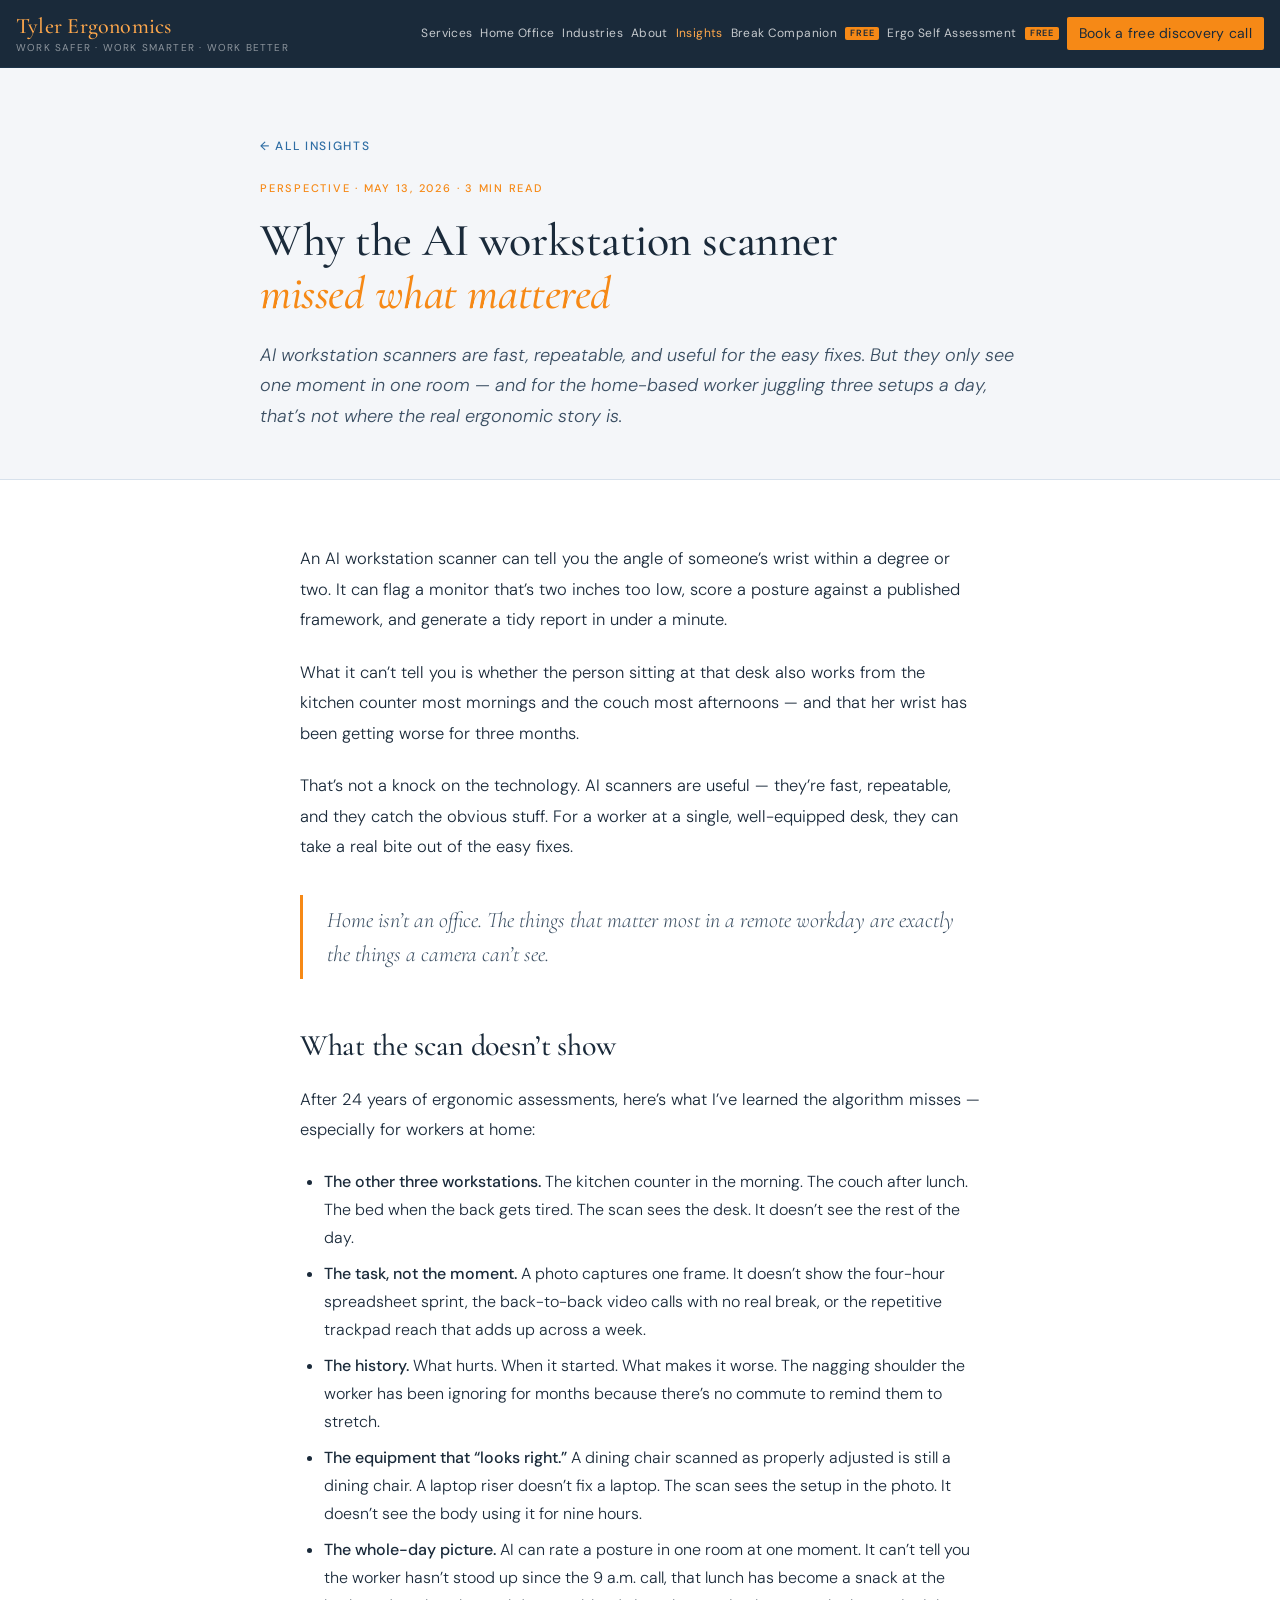
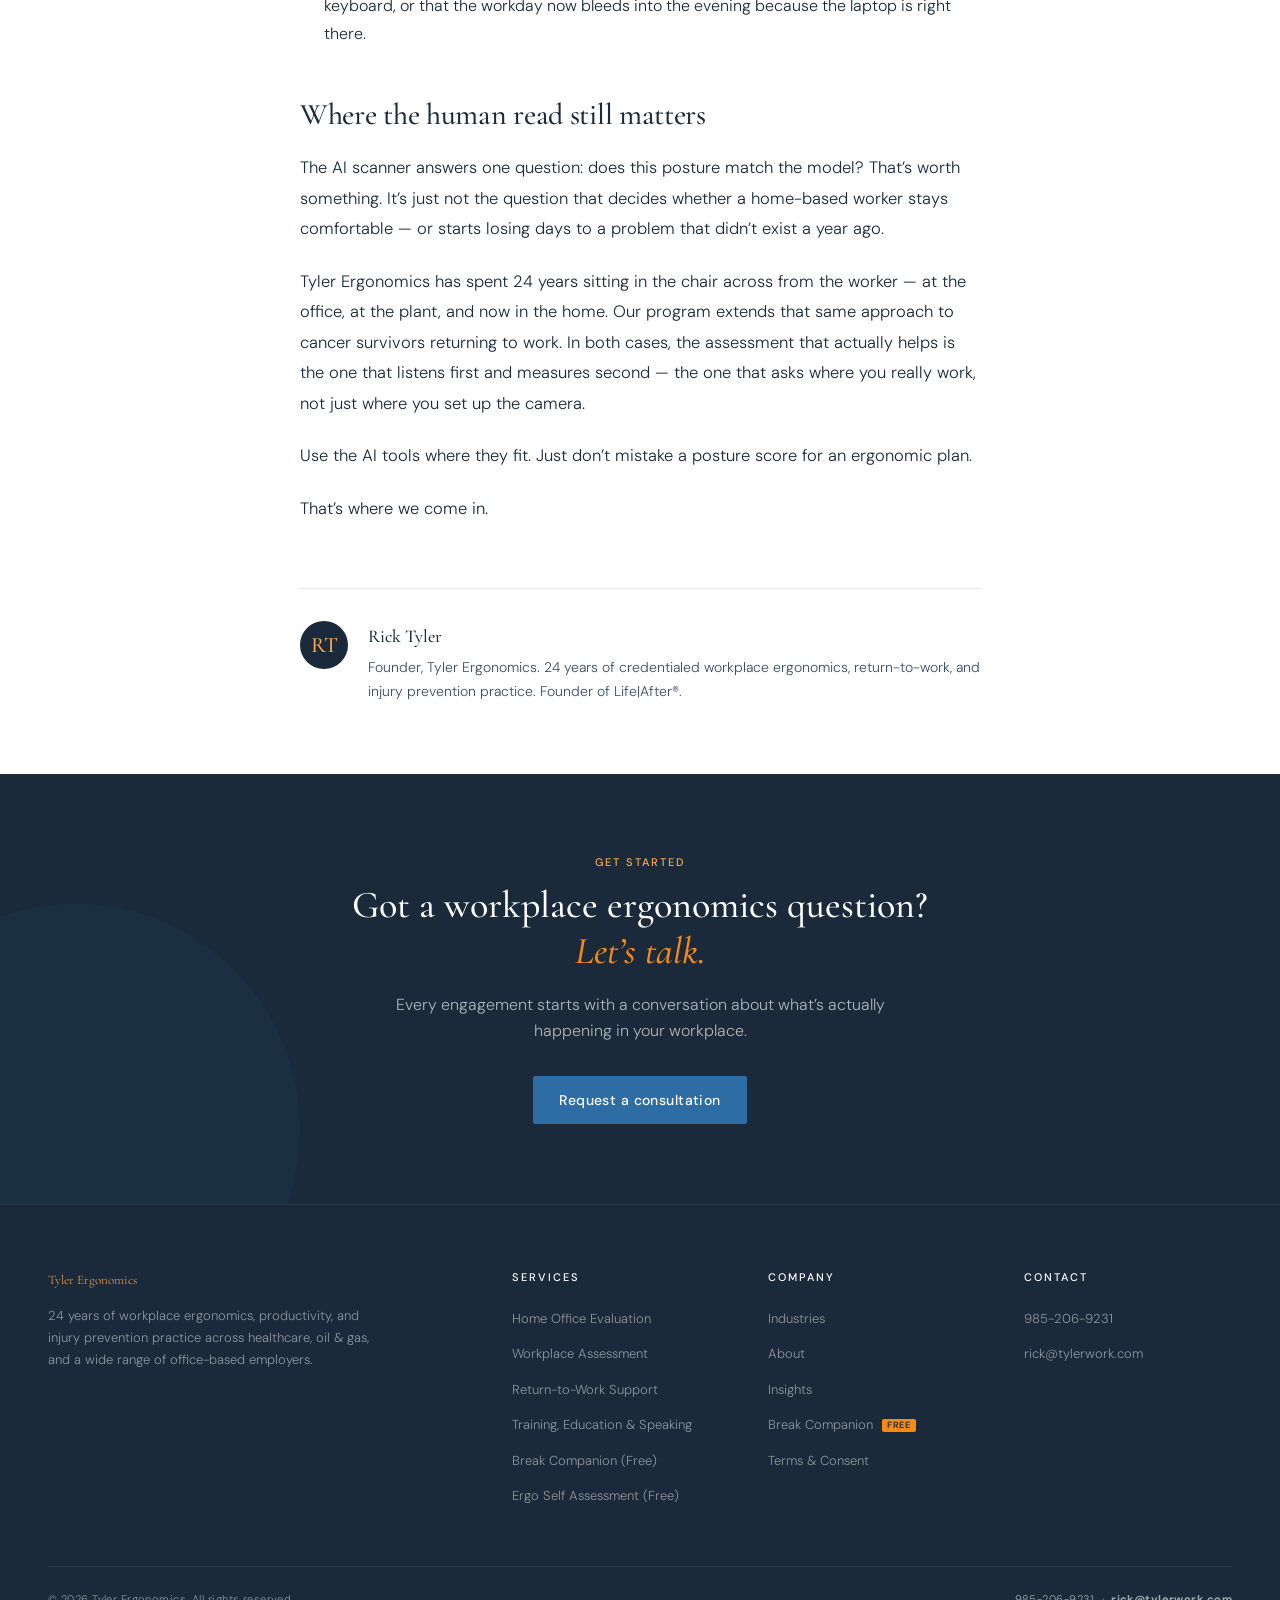
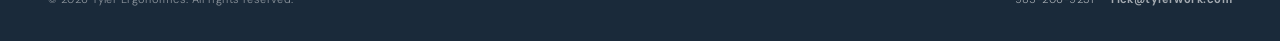
<file: te-06-insights-ai-scanner-missed-what-mattered.html>
<!DOCTYPE html>
<html lang="en">
<head>
<meta charset="UTF-8">
<meta name="viewport" content="width=device-width, initial-scale=1.0">
<title>Why the AI Scanner Missed What Mattered | Tyler Ergonomics</title>
<meta name="description" content="AI workstation scanners are fast and useful for the easy fixes. But they only see one moment in one room &mdash; and that's not where the real ergonomic story is.">
<link rel="preconnect" href="https://fonts.googleapis.com">
<link href="https://fonts.googleapis.com/css2?family=Cormorant+Garamond:ital,wght@0,400;0,500;0,600;1,400;1,500&family=DM+Sans:wght@300;400;500&display=swap" rel="stylesheet">
<style>
*,*::before,*::after{box-sizing:border-box;margin:0;padding:0}
:root{--ink:#1a2a3a;--ink-lt:#1e3040;--blue:#2e6da4;--blue-dk:#1f5490;--ivory:#f4f6f9;--cream:#e8eef5;--gold:#f68916;--gold-lt:#ffa84c;--warm:#d4d8de;--mid:#3a4e62;--soft:#6a8099;--white:#ffffff;--border:rgba(46,109,164,0.15)}
body{font-family:'DM Sans',sans-serif;color:var(--ink);background:var(--white);line-height:1.6;font-weight:300}

/* NAV (same as index) */
nav{display:flex;justify-content:space-between;align-items:center;padding:24px 48px;border-bottom:1px solid var(--border);background:var(--ink);position:sticky;top:0;z-index:100}
.nav-logo{display:flex;flex-direction:column;line-height:1.2}
.nav-logo-main{font-family:'Cormorant Garamond',serif;font-size:22px;font-weight:500;color:var(--gold-lt);letter-spacing:0.01em}
.nav-logo-sub{font-size:10px;color:rgba(255,255,255,0.5);font-weight:400;letter-spacing:0.12em;text-transform:uppercase;margin-top:2px}
.nav-links{display:flex;gap:36px;align-items:center}
.nav-links a{color:rgba(255,255,255,0.75);text-decoration:none;font-size:14px;font-weight:400;letter-spacing:0.02em;transition:color 0.2s}
.nav-links a:hover{color:var(--white)}
.nav-links a.current{color:var(--gold-lt)}
.btn-gold{background:var(--gold);color:var(--ink);padding:10px 20px;border:none;border-radius:2px;font-size:13px;font-weight:500;text-decoration:none;display:inline-block;font-family:'DM Sans',sans-serif;letter-spacing:0.03em}
.btn-primary{background:var(--blue);color:var(--white);padding:13px 26px;border:none;border-radius:2px;font-size:14px;font-weight:500;text-decoration:none;display:inline-block;font-family:'DM Sans',sans-serif;letter-spacing:0.03em}

/* ARTICLE HEADER */
.article-header{padding:64px 48px 48px;background:var(--ivory);border-bottom:1px solid var(--border);max-width:none}
.article-header-inner{max-width:760px;margin:0 auto}
.article-back{font-size:12px;letter-spacing:0.14em;text-transform:uppercase;color:var(--blue);font-weight:500;text-decoration:none;margin-bottom:24px;display:inline-block}
.article-back:hover{color:var(--blue-dk)}
.article-meta-line{font-size:11px;font-weight:500;letter-spacing:0.16em;text-transform:uppercase;color:var(--gold);margin-bottom:16px}
.article-header h1{font-family:'Cormorant Garamond',serif;font-size:46px;font-weight:500;color:var(--ink);line-height:1.15;margin-bottom:20px;letter-spacing:-0.01em}
.article-header h1 em{color:var(--gold);font-style:italic}
.article-dek{font-size:18px;color:var(--mid);line-height:1.7;font-weight:300;font-style:italic}

/* ARTICLE BODY */
.article-body{padding:64px 48px;background:var(--white)}
.article-body-inner{max-width:680px;margin:0 auto;font-size:16.5px;color:var(--ink);line-height:1.85;font-weight:300}
.article-body-inner p{margin-bottom:22px}
.article-body-inner h2{font-family:'Cormorant Garamond',serif;font-size:30px;font-weight:500;color:var(--ink);line-height:1.25;margin-top:48px;margin-bottom:20px;letter-spacing:-0.01em}
.article-body-inner h3{font-family:'Cormorant Garamond',serif;font-size:22px;font-weight:500;color:var(--ink);line-height:1.3;margin-top:36px;margin-bottom:14px}
.article-body-inner blockquote{border-left:3px solid var(--gold);padding:8px 0 8px 24px;margin:32px 0;font-family:'Cormorant Garamond',serif;font-size:22px;font-style:italic;color:var(--mid);line-height:1.55}
.article-body-inner ul,.article-body-inner ol{margin-bottom:22px;padding-left:24px}
.article-body-inner li{margin-bottom:8px;font-size:16px;line-height:1.75}
.article-body-inner a{color:var(--blue-dk);text-decoration:underline}
.article-body-inner strong{color:var(--ink);font-weight:500}

/* AUTHOR FOOTER */
.author-block{max-width:680px;margin:64px auto 0;padding-top:32px;border-top:1px solid var(--border);display:flex;gap:20px;align-items:flex-start}
.author-initial{width:48px;height:48px;border-radius:50%;background:var(--ink);color:var(--gold-lt);display:flex;align-items:center;justify-content:center;font-family:'Cormorant Garamond',serif;font-size:22px;font-weight:500;flex-shrink:0}
.author-text p{font-size:14px;color:var(--mid);line-height:1.7;margin-bottom:6px}
.author-text .author-name{font-family:'Cormorant Garamond',serif;font-size:18px;color:var(--ink);font-weight:500;margin-bottom:4px}

/* CTA */
.cta-section{background:var(--ink);padding:80px 48px;text-align:center;color:var(--white);position:relative;overflow:hidden}
.cta-section::after{content:'';position:absolute;bottom:-150px;left:-150px;width:450px;height:450px;border-radius:50%;background:rgba(46,109,164,0.08)}
.cta-section>*{position:relative;z-index:1}
.cta-section .eyebrow{color:var(--gold-lt);font-size:11px;font-weight:500;letter-spacing:0.18em;text-transform:uppercase;margin-bottom:12px}
.cta-section h2{font-family:'Cormorant Garamond',serif;font-size:38px;font-weight:500;color:var(--white);line-height:1.2;margin-bottom:18px;max-width:680px;margin-left:auto;margin-right:auto}
.cta-section h2 em{color:var(--gold);font-style:italic}
.cta-section p{font-size:16px;color:rgba(255,255,255,0.65);max-width:520px;margin:0 auto 32px;font-weight:300}

/* FOOTER */
footer{background:var(--ink);padding:64px 48px 32px;border-top:1px solid rgba(255,255,255,0.06);color:rgba(255,255,255,0.5)}
.footer-top{display:grid;grid-template-columns:2fr 1fr 1fr 1fr;gap:48px;margin-bottom:48px;max-width:1200px;margin-left:auto;margin-right:auto}
.footer-brand p{font-size:13px;line-height:1.7;font-weight:300;max-width:340px}
.footer-logo-main{font-family:'Cormorant Garamond',serif;font-size:22px;font-weight:500;color:var(--gold-lt);margin-bottom:14px}
.footer-nav-group h5{font-size:11px;font-weight:500;letter-spacing:0.18em;text-transform:uppercase;color:var(--white);margin-bottom:18px}
.footer-nav-group ul{list-style:none}
.footer-nav-group li{margin-bottom:10px}
.footer-nav-group a{color:rgba(255,255,255,0.5);text-decoration:none;font-size:13px;transition:color 0.2s}
.footer-nav-group a:hover{color:var(--gold-lt)}
.footer-bottom{display:flex;justify-content:space-between;align-items:center;padding-top:24px;border-top:1px solid rgba(255,255,255,0.06);font-size:11px;letter-spacing:0.04em;max-width:1200px;margin:0 auto}


/* ============================================
   RESPONSIVE — TABLET & MOBILE
   ============================================ */

/* TABLET (under 1024px) */
@media (max-width: 1024px) {
  .footer-top { grid-template-columns: 2fr 1fr 1fr 1fr; gap: 32px; }
}

/* TABLET TO SMALL DESKTOP (under 968px) */
@media (max-width: 968px) {
  nav { padding: 16px 20px; gap: 16px; }
  .nav-logo-main { font-size: 18px; }
  .nav-logo-sub { font-size: 9px; }
  .nav-links { gap: 14px; flex-wrap: wrap; }
  .nav-links a:not(.btn-gold):not(.nav-cta) { font-size: 12.5px; }

  /* Hero adjustments */
  .hero, .page-header { padding: 48px 20px; }
  .hero { flex-direction: column; gap: 32px; }
  .hero-content, .hero-graphic { width: 100%; max-width: 100%; }
  .hero h1, .page-header h1 { font-size: 38px; line-height: 1.15; }
  .hero-sub, .page-header-sub { font-size: 16px; }

  /* Section padding universal */
  section { padding-left: 20px !important; padding-right: 20px !important; }

  /* Grids collapse */
  .services-grid { grid-template-columns: 1fr 1fr; gap: 16px; }
  .stat-strip { grid-template-columns: 1fr 1fr; }
  .stats-strip { grid-template-columns: 1fr 1fr; }
  .gallery-grid { grid-template-columns: 1fr 1fr; }
  .anchor-grid { grid-template-columns: 1fr; gap: 16px; }
  .who-grid { grid-template-columns: 1fr 1fr; }
  .symptoms-grid { grid-template-columns: 1fr 1fr; }
  .credibility-band { grid-template-columns: 1fr 1fr; gap: 24px; }
  .testimonial-grid { grid-template-columns: 1fr; }
  .articles-grid { grid-template-columns: 1fr; }
  .what-grid { grid-template-columns: 1fr; }
  .cta-split { grid-template-columns: 1fr; gap: 16px; }
  .audience-section, .audience-grid { grid-template-columns: 1fr; }
  .timeline-grid { grid-template-columns: 1fr; }
  .credentials-grid { grid-template-columns: 1fr; }
  .contact-grid { grid-template-columns: 1fr; gap: 16px; }
  .footer-top { grid-template-columns: 1fr 1fr; gap: 32px; }

  /* Hero booking card stacks */
  .hero-booking-card { width: 100%; max-width: 100%; }

  /* Two-path availability band — homepage */
  section[style*="grid-template-columns:1fr 1fr"] > div[style*="grid-template-columns"] { grid-template-columns: 1fr !important; gap: 32px !important; }

  /* Article header */
  .article-header { padding: 48px 20px 32px; }
  .article-header h1 { font-size: 36px; }
  .article-body { padding: 48px 20px; }
  .article-body-inner { font-size: 16px; }
  .article-body-inner h2 { font-size: 26px; }
  .data-stats { grid-template-columns: 1fr; }
  .stat-num { font-size: 36px; }

  /* CTA section */
  .cta-section { padding: 60px 20px; }
  .cta-section h2 { font-size: 32px; }

  /* Footer */
  footer { padding: 48px 20px 24px; }
  .footer-bottom { flex-direction: column; gap: 12px; text-align: center; }
}

/* PHONE (under 640px) */
@media (max-width: 640px) {
  /* Navigation — keep brand + CTA only, hide intermediate links */
  nav { padding: 14px 16px; }
  .nav-links a:not(.btn-gold):not(.nav-cta) { display: none; }
  .nav-logo-main { font-size: 17px; }
  .nav-logo-sub { display: none; }
  .btn-gold, .nav-cta { padding: 9px 16px; font-size: 12.5px; }

  /* Section padding reduced further */
  section { padding-left: 16px !important; padding-right: 16px !important; padding-top: 40px !important; padding-bottom: 40px !important; }

  /* Hero / page header */
  .hero, .page-header, .article-header { padding: 40px 16px 32px !important; }
  .hero h1, .page-header h1, .article-header h1 { font-size: 32px !important; }
  .hero-sub, .page-header-sub, .article-dek { font-size: 15px; }
  .hero-credibility { font-size: 13px; }

  /* All multi-column grids → single column on phone */
  .services-grid, .gallery-grid, .who-grid, .symptoms-grid, .stat-strip, .stats-strip, .credibility-band, .footer-top, .testimonial-grid, .articles-grid, .what-grid, .cta-split, .anchor-grid, .timeline-grid, .credentials-grid, .contact-grid {
    grid-template-columns: 1fr !important;
    gap: 14px !important;
  }

  /* Headings scale */
  h2 { font-size: 26px !important; line-height: 1.2 !important; }
  h3 { font-size: 19px !important; }
  .services-header h2, .who-header h2, .gallery-header h2, .urgency-header h2, .credibility-header h2 { font-size: 28px !important; }

  /* Buttons full-width on phone */
  .hero-actions { flex-direction: column; gap: 12px; }
  .hero-actions a, .hero-actions .btn-gold, .hero-actions .btn-outline { width: 100%; text-align: center; padding: 13px 20px !important; }

  /* Service / who / gallery cards reduce padding */
  .service-card, .who-card, .gallery-card, .anchor-card, .testimonial-card { padding: 24px 20px !important; }

  /* Symptom cards smaller padding */
  .symptom-card { padding: 14px 16px !important; font-size: 14px !important; }

  /* Trust strip phone */
  .trust-strip { padding: 16px 16px !important; }
  .trust-clients { flex-wrap: wrap; gap: 8px 14px !important; justify-content: center; }
  .trust-divider { display: none; }
  .trust-client { font-size: 11.5px !important; }
  .trust-strip-human { padding: 16px 16px !important; }
  .trust-strip-human p { font-size: 13px !important; }

  /* Credibility band */
  .credibility-band { padding: 32px 16px !important; }
  .credibility-stat { font-size: 26px !important; }

  /* Stat numbers */
  .stat-num { font-size: 32px !important; }

  /* Forms — full width, prevent iOS zoom */
  .inquiry-form input, .inquiry-form select, .inquiry-form textarea { font-size: 16px !important; width: 100% !important; padding: 12px 14px !important; }
  .inquiry-form .form-row { grid-template-columns: 1fr !important; gap: 14px !important; }
  .inquiry-form button[type="submit"] { width: 100% !important; }

  /* Article body adjustments */
  .article-body { padding: 32px 16px !important; }
  .article-body-inner { font-size: 15.5px; line-height: 1.7; }
  .article-body-inner h2 { font-size: 24px !important; margin-top: 32px !important; }
  .article-body-inner h3 { font-size: 18px !important; }
  .article-body-inner blockquote { font-size: 18px !important; padding: 4px 0 4px 18px !important; }
  .article-body-inner li { font-size: 15px !important; }
  .sources-list li { font-size: 12.5px !important; padding-left: 30px !important; }

  /* CTA section phone */
  .cta-section { padding: 48px 16px !important; }
  .cta-section h2 { font-size: 26px !important; }
  .cta-section p { font-size: 14.5px; }

  /* Footer phone */
  footer { padding: 36px 16px 20px !important; }
  .footer-top { gap: 28px !important; }
  .footer-logo-main { font-size: 19px; }
  .footer-bottom { font-size: 10px !important; flex-direction: column; gap: 8px; }
  .footer-contact { font-size: 12px !important; }
}


.nav-free-badge{display:inline-block;background:var(--gold);color:var(--ink);font-size:9px;font-weight:600;padding:2px 5px;margin-left:5px;letter-spacing:0.08em;text-transform:uppercase;border-radius:2px;vertical-align:middle;line-height:1}

/* ============================================
   MOBILE HAMBURGER MENU
   ============================================ */
.mobile-menu-toggle { display: none; background: transparent; border: none; color: #fff; cursor: pointer; padding: 6px; align-items: center; justify-content: center; }
.mobile-menu-close { display: none; }

@media (max-width: 640px) {
  .mobile-menu-toggle { display: flex !important; order: 99; }
  .mobile-menu-toggle svg { width: 26px; height: 26px; stroke: rgba(255,255,255,0.9); }
  
  /* Hide everything in nav-links by default on phone — overlay takes over */
  .nav-links { display: none !important; }
  
  /* When mobile menu is open, transform nav-links into full-height slide-out panel */
  .nav-links.mobile-open {
    display: flex !important;
    flex-direction: column !important;
    align-items: stretch !important;
    position: fixed !important;
    top: 0 !important;
    right: 0 !important;
    width: 84% !important;
    max-width: 320px !important;
    height: 100vh !important;
    background: #1a2a3a !important;
    padding: 68px 28px 32px !important;
    margin: 0 !important;
    gap: 0 !important;
    z-index: 9999 !important;
    overflow-y: auto !important;
    box-shadow: -8px 0 30px rgba(0,0,0,0.3);
  }
  .nav-links.mobile-open li { list-style: none !important; }
  .nav-links.mobile-open a {
    display: block !important;
    color: rgba(255,255,255,0.85) !important;
    text-decoration: none !important;
    font-size: 16px !important;
    font-weight: 400 !important;
    padding: 16px 0 !important;
    border-bottom: 1px solid rgba(255,255,255,0.08) !important;
    background: transparent !important;
    letter-spacing: 0.02em !important;
    text-transform: none !important;
  }
  .nav-links.mobile-open a:hover, .nav-links.mobile-open a.current, .nav-links.mobile-open a.active { color: #ffa84c !important; }
  .nav-links.mobile-open a.btn-gold, .nav-links.mobile-open a.nav-cta {
    background: #f68916 !important;
    color: #1a2a3a !important;
    text-align: center;
    padding: 14px 20px !important;
    border-radius: 2px;
    border-bottom: none !important;
    margin-top: 20px;
    font-weight: 500 !important;
  }
  .mobile-menu-close {
    display: block !important;
    position: absolute;
    top: 14px;
    right: 16px;
    background: transparent;
    border: none;
    color: rgba(255,255,255,0.9);
    font-size: 32px;
    cursor: pointer;
    padding: 6px 12px;
    line-height: 1;
    z-index: 10000;
  }
  /* Dedicated backdrop element (replaces ::before pseudo-element for iOS reliability) */
  .mobile-menu-backdrop {
    display: none;
    position: fixed;
    inset: 0;
    background: rgba(0,0,0,0.5);
    z-index: 9998;
  }
  .mobile-menu-backdrop.show {
    display: block;
  }
  /* Ensure links and buttons inside open menu are tappable on iOS */
  .nav-links.mobile-open a,
  .nav-links.mobile-open .mobile-menu-close {
    pointer-events: auto !important;
    cursor: pointer !important;
    -webkit-tap-highlight-color: rgba(255,255,255,0.1);
    position: relative;
    z-index: 1;
  }
  body.mobile-nav-open { overflow: hidden; }
}


/* ============================================
   UNIVERSAL MOBILE GRID COLLAPSE — prevent horizontal overflow on phone
   ============================================ */
@media (max-width: 968px) {
  .industries-grid, .gallery-grid, .symptoms-grid, .who-grid {
    grid-template-columns: 1fr 1fr !important;
    gap: 16px !important;
  }
  .stat-strip-inner, .process-steps, .data-stats, .stats-grid {
    grid-template-columns: 1fr 1fr !important;
    gap: 28px !important;
  }
}
@media (max-width: 540px) {
  .industries-grid, .gallery-grid, .symptoms-grid, .who-grid,
  .stat-strip-inner, .process-steps, .data-stats, .stats-grid {
    grid-template-columns: 1fr !important;
    gap: 18px !important;
  }
}

/* Belt-and-braces: prevent horizontal scroll at the page level */
html, body { overflow-x: hidden; max-width: 100vw; }


/* NEW MOBILE MENU SYSTEM (replaces old hamburger) */
@media (max-width: 640px) {
  #rt-mobile-toggle { display: block !important; }
  .nav-links { display: none !important; }
  .nav { padding: 12px 16px !important; }
}


/* Hide the OLD hamburger button (from previous JS code) — use only the new one */
@media (max-width: 640px) {
  .mobile-menu-toggle { display: none !important; }
  .nav-links.mobile-open { display: none !important; }
}

</style>
<link rel="icon" href="favicon.ico" sizes="any">
<link rel="icon" type="image/png" sizes="32x32" href="favicon-32.png">
<link rel="apple-touch-icon" href="apple-touch-icon.png">
<link rel="stylesheet" href="site.css">
<script src="booking-config.js?v=20261102b"></script>
<script src="site.js?v=20261102b" defer></script>
</head>
<body>

<nav>
  <div class="nav-logo">
    <span class="nav-logo-main">Tyler Ergonomics</span>
    <span class="nav-logo-sub">Work safer &middot; Work smarter &middot; Work better</span>
  </div>
  <div class="nav-links">
    <a href="te-02-services.html">Services</a>
    <a href="te-03-home-office.html">Home Office</a>
    <a href="te-04-industries.html">Industries</a>
    <a href="te-05-about.html">About</a>
    <a href="te-06-insights.html" class="current">Insights</a>
    <a href="te-07-break-companion.html">Break Companion <span class="nav-free-badge">Free</span></a>
    <a href="ergo-self-assessment.html">Ergo Self Assessment <span class="nav-free-badge">Free</span></a>
    <a href="https://calendly.com/rick-tylerwork/free-ergonomic-discovery-call" class="btn-gold" data-booking target="_blank" rel="noopener">Book a free discovery call</a>
  </div>
  <button id="rt-mobile-toggle" onclick="document.getElementById('rt-mobile-menu').style.display='block';document.getElementById('rt-mobile-backdrop').style.display='block';" style="display:none;background:transparent;border:none;color:white;cursor:pointer;padding:8px 12px;" aria-label="Open menu">
    <svg viewBox="0 0 24 24" width="26" height="26" fill="none" stroke="currentColor" stroke-width="2" stroke-linecap="round"><line x1="3" y1="6" x2="21" y2="6"></line><line x1="3" y1="12" x2="21" y2="12"></line><line x1="3" y1="18" x2="21" y2="18"></line></svg>
  </button>
</nav>
<!-- BRAND NEW MOBILE MENU (separate from main nav for iOS reliability) -->
<div id="rt-mobile-menu" style="display:none;position:fixed;top:0;right:0;bottom:0;width:84%;max-width:320px;background:#1a2a3a;z-index:99999;padding:60px 28px 32px;overflow-y:auto;box-shadow:-8px 0 30px rgba(0,0,0,0.3);box-sizing:border-box;">
  <button onclick="document.getElementById('rt-mobile-menu').style.display='none';document.getElementById('rt-mobile-backdrop').style.display='none';" style="position:absolute;top:14px;right:16px;background:transparent;border:none;color:white;font-size:32px;cursor:pointer;padding:6px 12px;line-height:1;font-family:inherit;" aria-label="Close menu">&times;</button>
  <button onclick="location.href='index.html'" style="display:block;width:100%;text-align:left;background:transparent;border:none;border-bottom:1px solid rgba(255,255,255,0.08);color:rgba(255,255,255,0.85);font-size:16px;padding:16px 0;cursor:pointer;font-family:inherit;">Home</button>
  <button onclick="location.href='te-02-services.html'" style="display:block;width:100%;text-align:left;background:transparent;border:none;border-bottom:1px solid rgba(255,255,255,0.08);color:rgba(255,255,255,0.85);font-size:16px;padding:16px 0;cursor:pointer;font-family:inherit;">Services</button>
  <button onclick="location.href='te-03-home-office.html'" style="display:block;width:100%;text-align:left;background:transparent;border:none;border-bottom:1px solid rgba(255,255,255,0.08);color:rgba(255,255,255,0.85);font-size:16px;padding:16px 0;cursor:pointer;font-family:inherit;">Home Office</button>
  <button onclick="location.href='te-04-industries.html'" style="display:block;width:100%;text-align:left;background:transparent;border:none;border-bottom:1px solid rgba(255,255,255,0.08);color:rgba(255,255,255,0.85);font-size:16px;padding:16px 0;cursor:pointer;font-family:inherit;">Industries</button>
  <button onclick="location.href='te-05-about.html'" style="display:block;width:100%;text-align:left;background:transparent;border:none;border-bottom:1px solid rgba(255,255,255,0.08);color:rgba(255,255,255,0.85);font-size:16px;padding:16px 0;cursor:pointer;font-family:inherit;">About</button>
  <button onclick="location.href='te-06-insights.html'" style="display:block;width:100%;text-align:left;background:transparent;border:none;border-bottom:1px solid rgba(255,255,255,0.08);color:rgba(255,255,255,0.85);font-size:16px;padding:16px 0;cursor:pointer;font-family:inherit;">Insights</button>
  <button onclick="location.href='te-07-break-companion.html'" style="display:block;width:100%;text-align:left;background:transparent;border:none;border-bottom:1px solid rgba(255,255,255,0.08);color:rgba(255,255,255,0.85);font-size:16px;padding:16px 0;cursor:pointer;font-family:inherit;">Break Companion <span style="background:#f68916;color:#1a2a3a;font-size:10px;padding:2px 6px;border-radius:2px;font-weight:600;margin-left:6px;">FREE</span></button>
  <button onclick="location.href='ergo-self-assessment.html'" style="display:block;width:100%;text-align:left;background:transparent;border:none;border-bottom:1px solid rgba(255,255,255,0.08);color:rgba(255,255,255,0.85);font-size:16px;padding:16px 0;cursor:pointer;font-family:inherit;">Ergo Self Assessment <span style="background:#f68916;color:#1a2a3a;font-size:10px;padding:2px 6px;border-radius:2px;font-weight:600;margin-left:6px;">FREE</span></button>
  <button data-booking onclick="window.open('https://calendly.com/rick-tylerwork/free-ergonomic-discovery-call','_blank','noopener');return false;" style="display:block;width:100%;text-align:center;background:#f68916;border:none;color:#1a2a3a;font-size:14px;padding:14px 20px;cursor:pointer;font-family:inherit;margin-top:20px;font-weight:500;border-radius:2px;">Book a free discovery call</button>
</div>
<div id="rt-mobile-backdrop" onclick="document.getElementById('rt-mobile-menu').style.display='none';document.getElementById('rt-mobile-backdrop').style.display='none';" style="display:none;position:fixed;inset:0;background:rgba(0,0,0,0.5);z-index:99998;"></div>


<!-- ARTICLE HEADER -->
<div class="article-header">
  <div class="article-header-inner">
    <a href="te-06-insights.html" class="article-back">&larr; All insights</a>
    <p class="article-meta-line">Perspective &middot; May 13, 2026 &middot; 3 min read</p>
    <h1>Why the AI workstation scanner<br><em>missed what mattered</em></h1>
    <p class="article-dek">AI workstation scanners are fast, repeatable, and useful for the easy fixes. But they only see one moment in one room &mdash; and for the home-based worker juggling three setups a day, that&rsquo;s not where the real ergonomic story is.</p>
  </div>
</div>

<!-- ARTICLE BODY -->
<section class="article-body">
  <div class="article-body-inner">

    <p>An AI workstation scanner can tell you the angle of someone&rsquo;s wrist within a degree or two. It can flag a monitor that&rsquo;s two inches too low, score a posture against a published framework, and generate a tidy report in under a minute.</p>

    <p>What it can&rsquo;t tell you is whether the person sitting at that desk also works from the kitchen counter most mornings and the couch most afternoons &mdash; and that her wrist has been getting worse for three months.</p>

    <p>That&rsquo;s not a knock on the technology. AI scanners are useful &mdash; they&rsquo;re fast, repeatable, and they catch the obvious stuff. For a worker at a single, well-equipped desk, they can take a real bite out of the easy fixes.</p>

    <blockquote>
      Home isn&rsquo;t an office. The things that matter most in a remote workday are exactly the things a camera can&rsquo;t see.
    </blockquote>

    <h2>What the scan doesn&rsquo;t show</h2>

    <p>After 24 years of ergonomic assessments, here&rsquo;s what I&rsquo;ve learned the algorithm misses &mdash; especially for workers at home:</p>

    <ul>
      <li><strong>The other three workstations.</strong> The kitchen counter in the morning. The couch after lunch. The bed when the back gets tired. The scan sees the desk. It doesn&rsquo;t see the rest of the day.</li>
      <li><strong>The task, not the moment.</strong> A photo captures one frame. It doesn&rsquo;t show the four-hour spreadsheet sprint, the back-to-back video calls with no real break, or the repetitive trackpad reach that adds up across a week.</li>
      <li><strong>The history.</strong> What hurts. When it started. What makes it worse. The nagging shoulder the worker has been ignoring for months because there&rsquo;s no commute to remind them to stretch.</li>
      <li><strong>The equipment that &ldquo;looks right.&rdquo;</strong> A dining chair scanned as properly adjusted is still a dining chair. A laptop riser doesn&rsquo;t fix a laptop. The scan sees the setup in the photo. It doesn&rsquo;t see the body using it for nine hours.</li>
      <li><strong>The whole-day picture.</strong> AI can rate a posture in one room at one moment. It can&rsquo;t tell you the worker hasn&rsquo;t stood up since the 9 a.m. call, that lunch has become a snack at the keyboard, or that the workday now bleeds into the evening because the laptop is right there.</li>
    </ul>

    <h2>Where the human read still matters</h2>

    <p>The AI scanner answers one question: does this posture match the model? That&rsquo;s worth something. It&rsquo;s just not the question that decides whether a home-based worker stays comfortable &mdash; or starts losing days to a problem that didn&rsquo;t exist a year ago.</p>

    <p>Tyler Ergonomics has spent 24 years sitting in the chair across from the worker &mdash; at the office, at the plant, and now in the home. Our
    program extends that same approach to cancer survivors returning to work. In both cases, the assessment that actually helps is the one that listens first and measures second &mdash; the one that asks where you really work, not just where you set up the camera.</p>

    <p>Use the AI tools where they fit. Just don&rsquo;t mistake a posture score for an ergonomic plan.</p>

    <p>That&rsquo;s where we come in.</p>

    <!-- AUTHOR BLOCK -->
    <div class="author-block">
      <div class="author-initial">RT</div>
      <div class="author-text">
        <p class="author-name">Rick Tyler</p>
        <p>Founder, Tyler Ergonomics. 24 years of credentialed workplace ergonomics, return-to-work, and injury prevention practice. Founder of Life|After&reg;.</p>
      </div>
    </div>

  </div>
</section>

<!-- CTA -->
<section class="cta-section">
  <p class="eyebrow">Get started</p>
  <h2>Got a workplace ergonomics question?<br><em>Let&rsquo;s talk.</em></h2>
  <p>Every engagement starts with a conversation about what&rsquo;s actually happening in your workplace.</p>
  <a href="te-02-services.html#contact" class="btn-primary">Request a consultation</a>
</section>

<footer>
  <div class="footer-top">
    <div class="footer-brand">
      <p class="footer-logo-main">Tyler Ergonomics</p>
      <p>24 years of workplace ergonomics, productivity, and injury prevention practice across healthcare, oil &amp; gas, and a wide range of office-based employers.</p>
    </div>
    <div class="footer-nav-group">
      <h5>Services</h5>
      <ul>
        <li><a href="te-03-home-office.html">Home Office Evaluation</a></li>
        <li><a href="te-02-services.html">Workplace Assessment</a></li>
        <li><a href="te-02-services.html">Return-to-Work Support</a></li>
        <li><a href="te-02-services.html">Training, Education &amp; Speaking</a></li>
        <li><a href="te-07-break-companion.html">Break Companion (Free)</a></li>
        <li><a href="ergo-self-assessment.html">Ergo Self Assessment (Free)</a></li>
      </ul>
    </div>
    <div class="footer-nav-group">
      <h5>Company</h5>
      <ul>
        <li><a href="te-04-industries.html">Industries</a></li>
        <li><a href="te-05-about.html">About</a></li>
        <li><a href="te-06-insights.html">Insights</a></li>
        <li><a href="te-07-break-companion.html">Break Companion <span class="nav-free-badge">Free</span></a></li>
        <li><a href="terms-and-consent/">Terms &amp; Consent</a></li>
      </ul>
    </div>
    <div class="footer-nav-group">
      <h5>Contact</h5>
      <ul>
        <li><a href="tel:985-206-9231">985-206-9231</a></li>
        <li><a href="mailto:rick@tylerwork.com">rick@tylerwork.com</a></li>
      </ul>
    </div>
  </div>
  <div class="footer-bottom">
    <span>&copy; 2026 Tyler Ergonomics. All rights reserved.</span>
    <span style="color:rgba(255,255,255,0.6)">985-206-9231 &nbsp;&middot;&nbsp; <strong>rick@tylerwork.com</strong></span>
  </div>
</footer>


<script>
(function() {
  const nav = document.querySelector('nav');
  const navLinks = document.querySelector('.nav-links');
  if (!nav || !navLinks) return;
  
  // Create hamburger button
  const hamburger = document.createElement('button');
  hamburger.className = 'mobile-menu-toggle';
  hamburger.setAttribute('aria-label', 'Open menu');
  hamburger.innerHTML = '<svg viewBox="0 0 24 24" fill="none" stroke="currentColor" stroke-width="2" stroke-linecap="round"><line x1="3" y1="6" x2="21" y2="6"></line><line x1="3" y1="12" x2="21" y2="12"></line><line x1="3" y1="18" x2="21" y2="18"></line></svg>';
  nav.appendChild(hamburger);
  
  // Create close button inside nav-links
  const closer = document.createElement('button');
  closer.className = 'mobile-menu-close';
  closer.setAttribute('aria-label', 'Close menu');
  closer.innerHTML = '&times;';
  navLinks.insertBefore(closer, navLinks.firstChild);
  
  // Create dedicated backdrop element (more reliable than ::before pseudo-element on iOS)
  const backdrop = document.createElement('div');
  backdrop.className = 'mobile-menu-backdrop';
  document.body.appendChild(backdrop);
  
  function openMenu() {
    navLinks.classList.add('mobile-open');
    document.body.classList.add('mobile-nav-open');
    backdrop.classList.add('show');
  }
  
  function closeMenu() {
    navLinks.classList.remove('mobile-open');
    document.body.classList.remove('mobile-nav-open');
    backdrop.classList.remove('show');
  }
  
  hamburger.addEventListener('click', function(e) {
    e.stopPropagation();
    openMenu();
  });
  
  closer.addEventListener('click', function(e) {
    e.stopPropagation();
    closeMenu();
  });
  
  // Backdrop tap closes menu - dedicated handler, no document-level interference
  backdrop.addEventListener('click', closeMenu);
  
  // iOS Safari fix: programmatically navigate on link tap (default <a> behavior 
  // sometimes fails inside position:fixed elements with high z-index)
  navLinks.addEventListener('click', function(e) {
    var link = e.target.closest('a');
    if (link && link.href && !link.classList.contains('mobile-menu-close')) {
      e.preventDefault();
      window.location.href = link.href;
    }
  });
})();
</script>
</body>
</html>
</file>
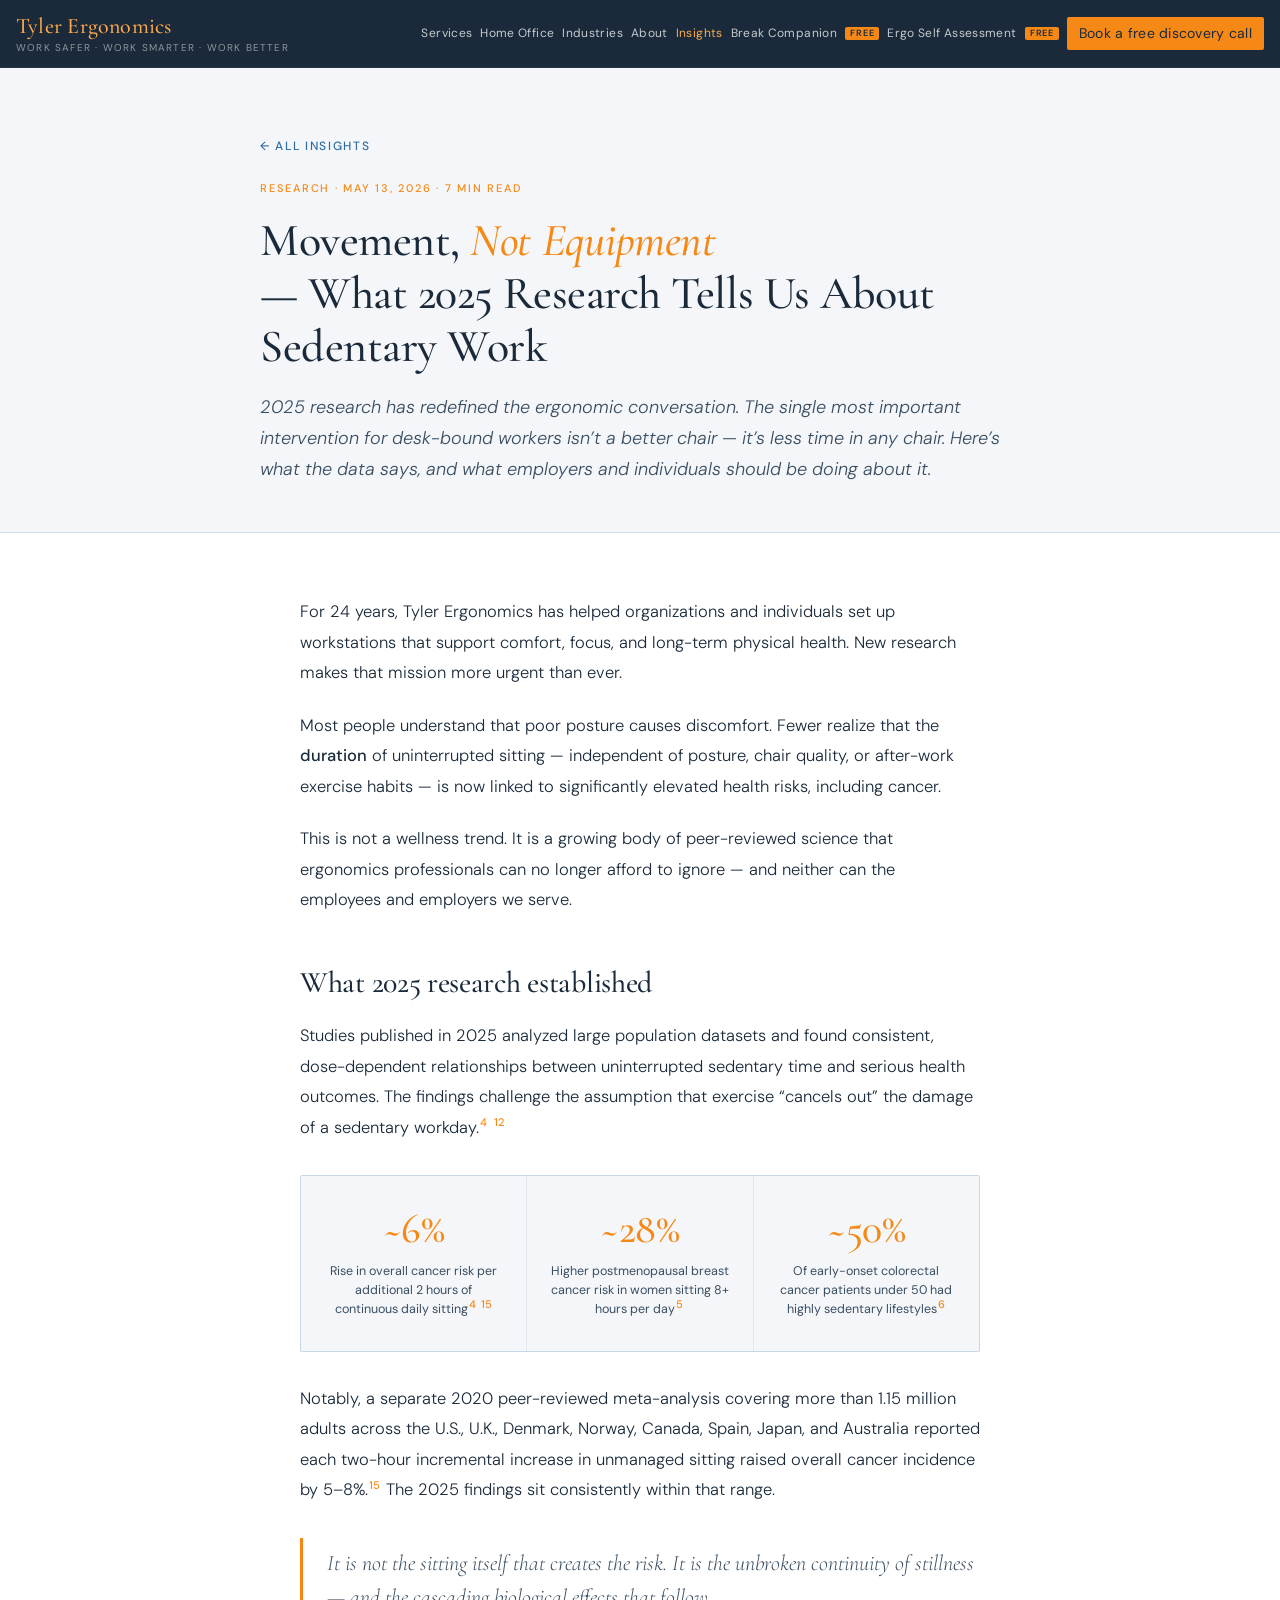
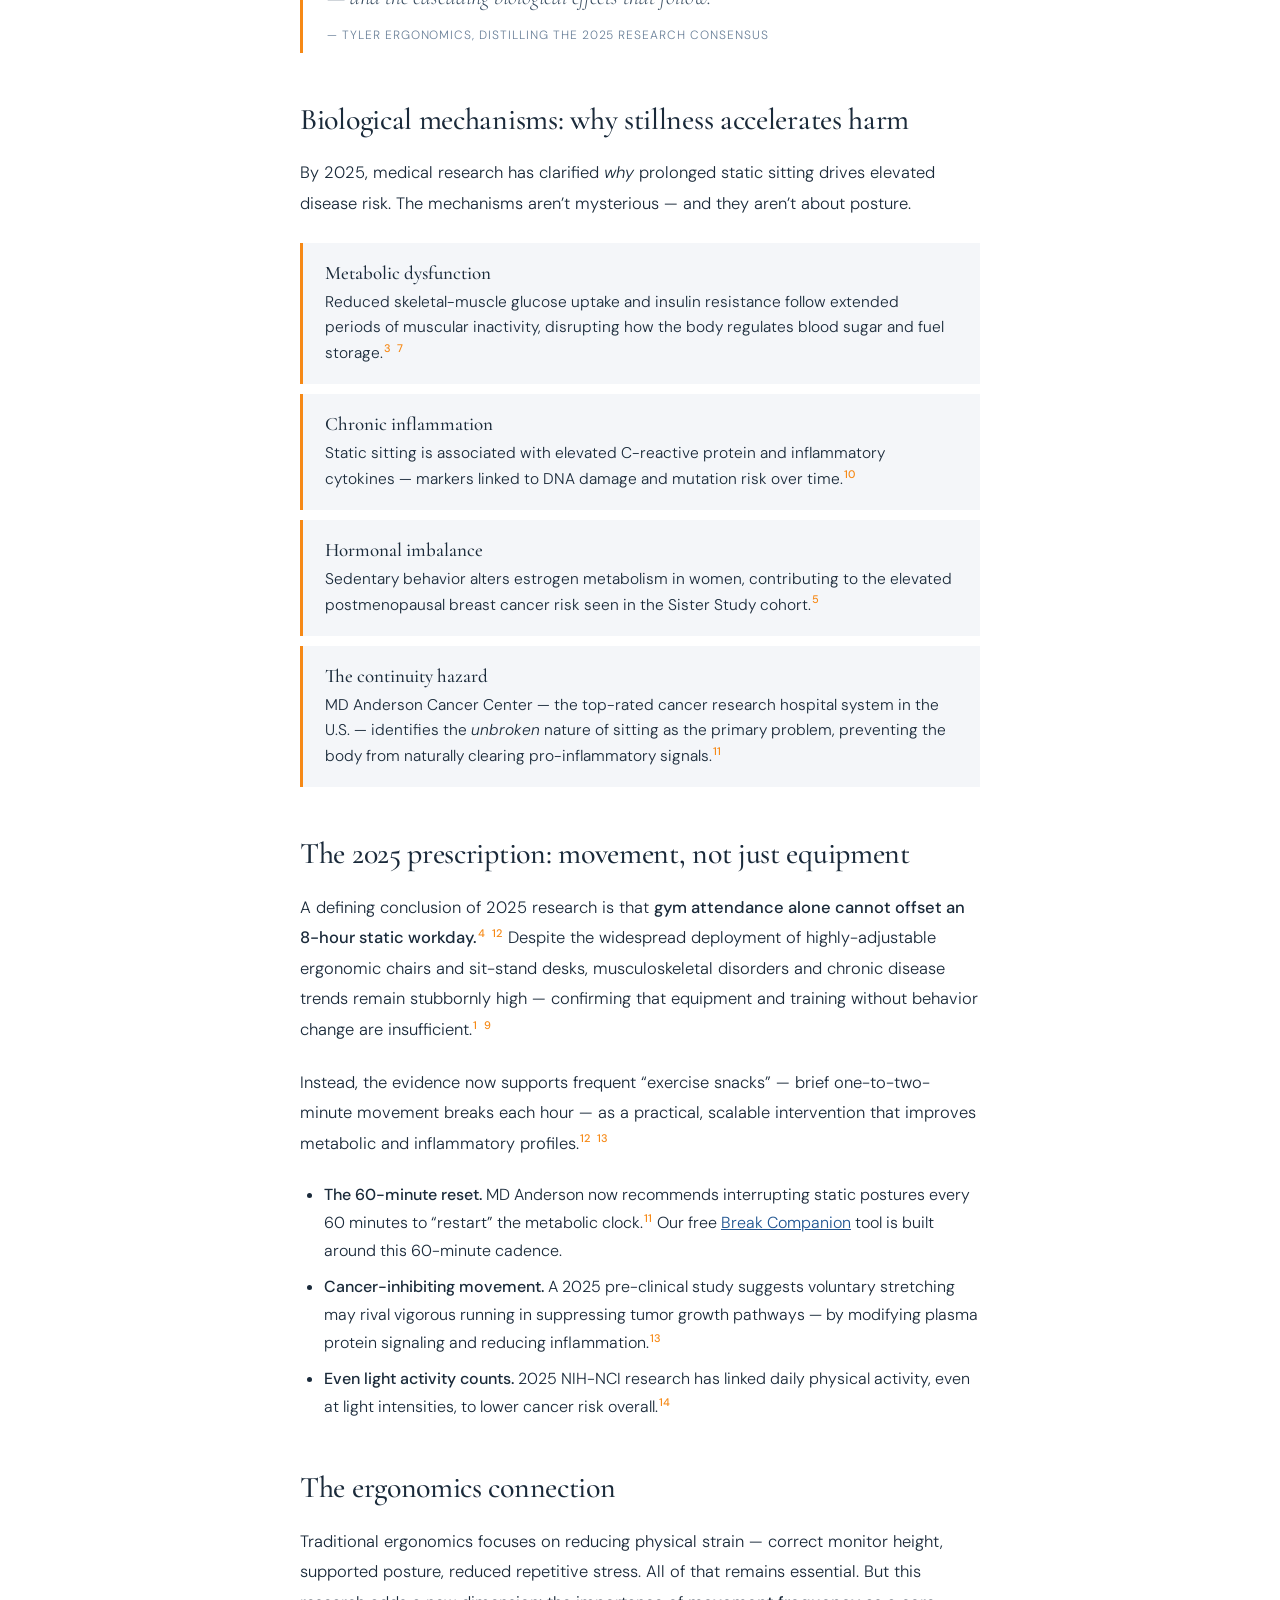
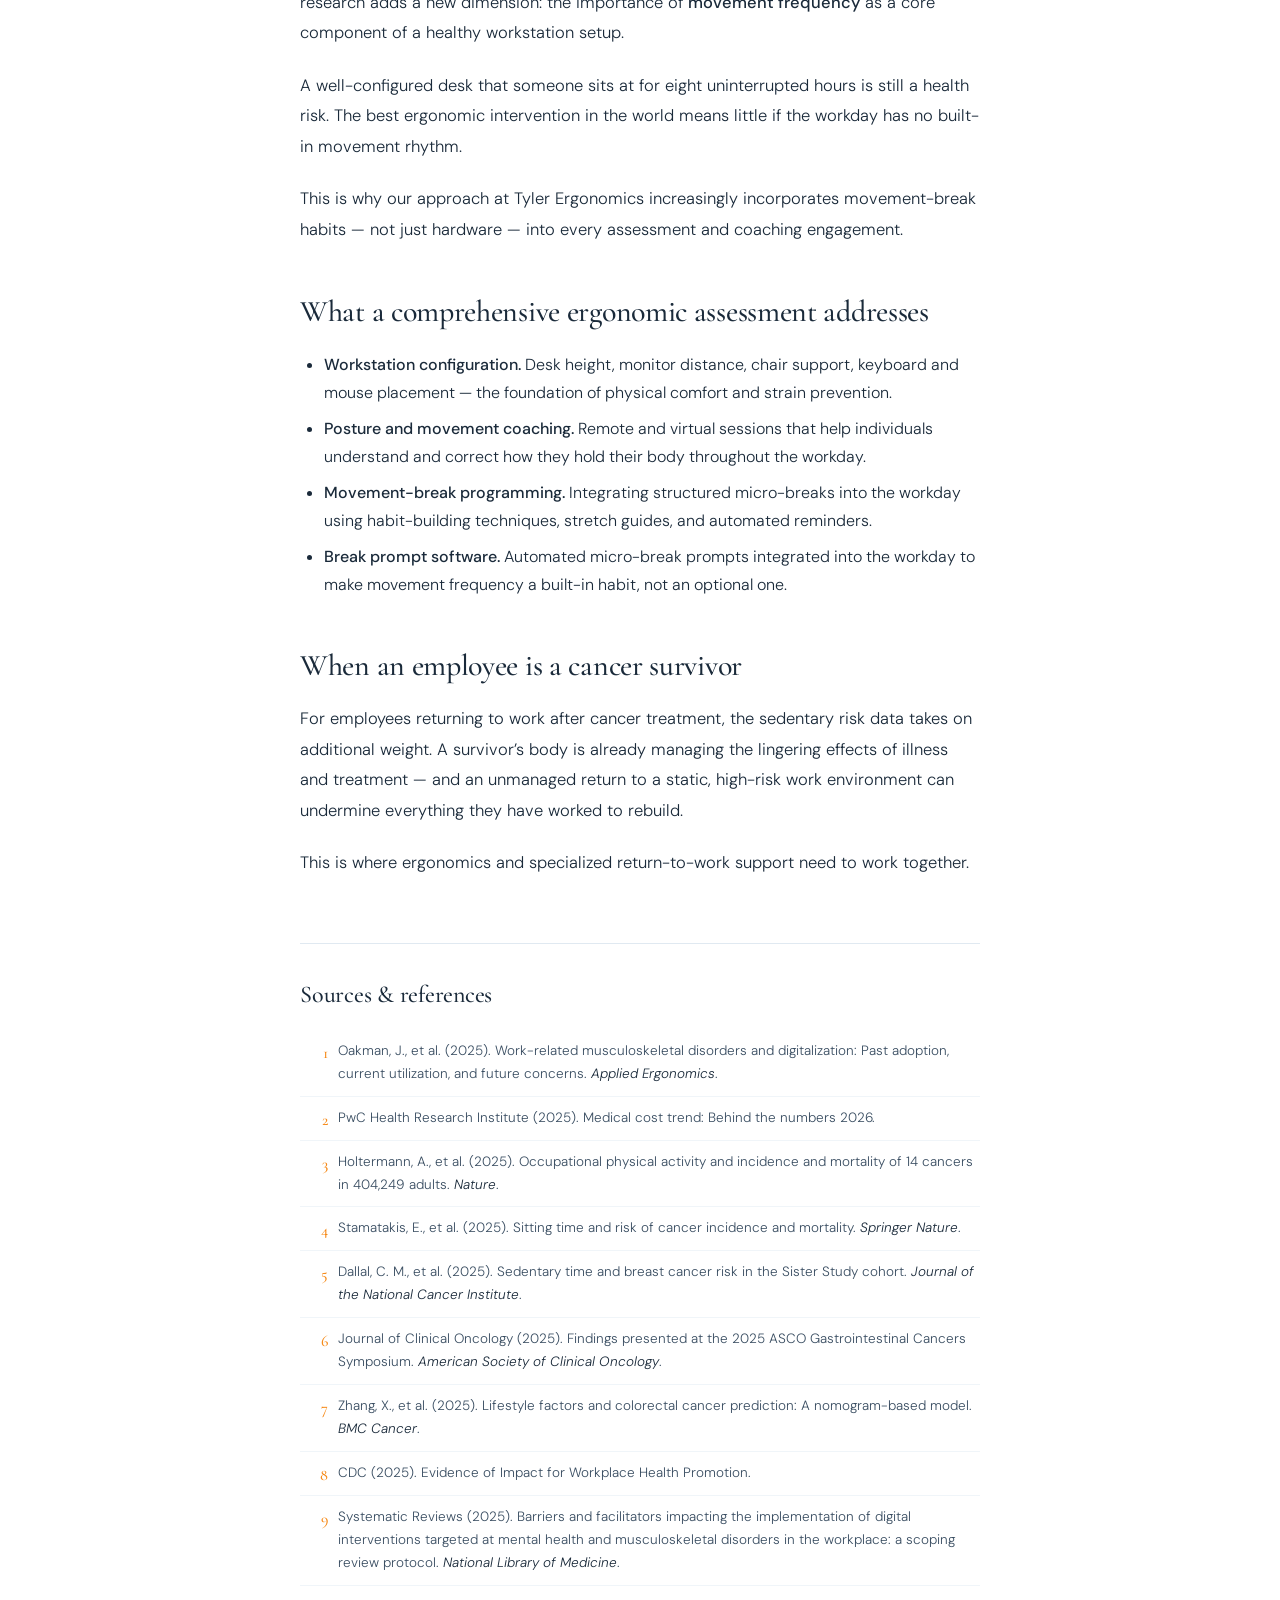
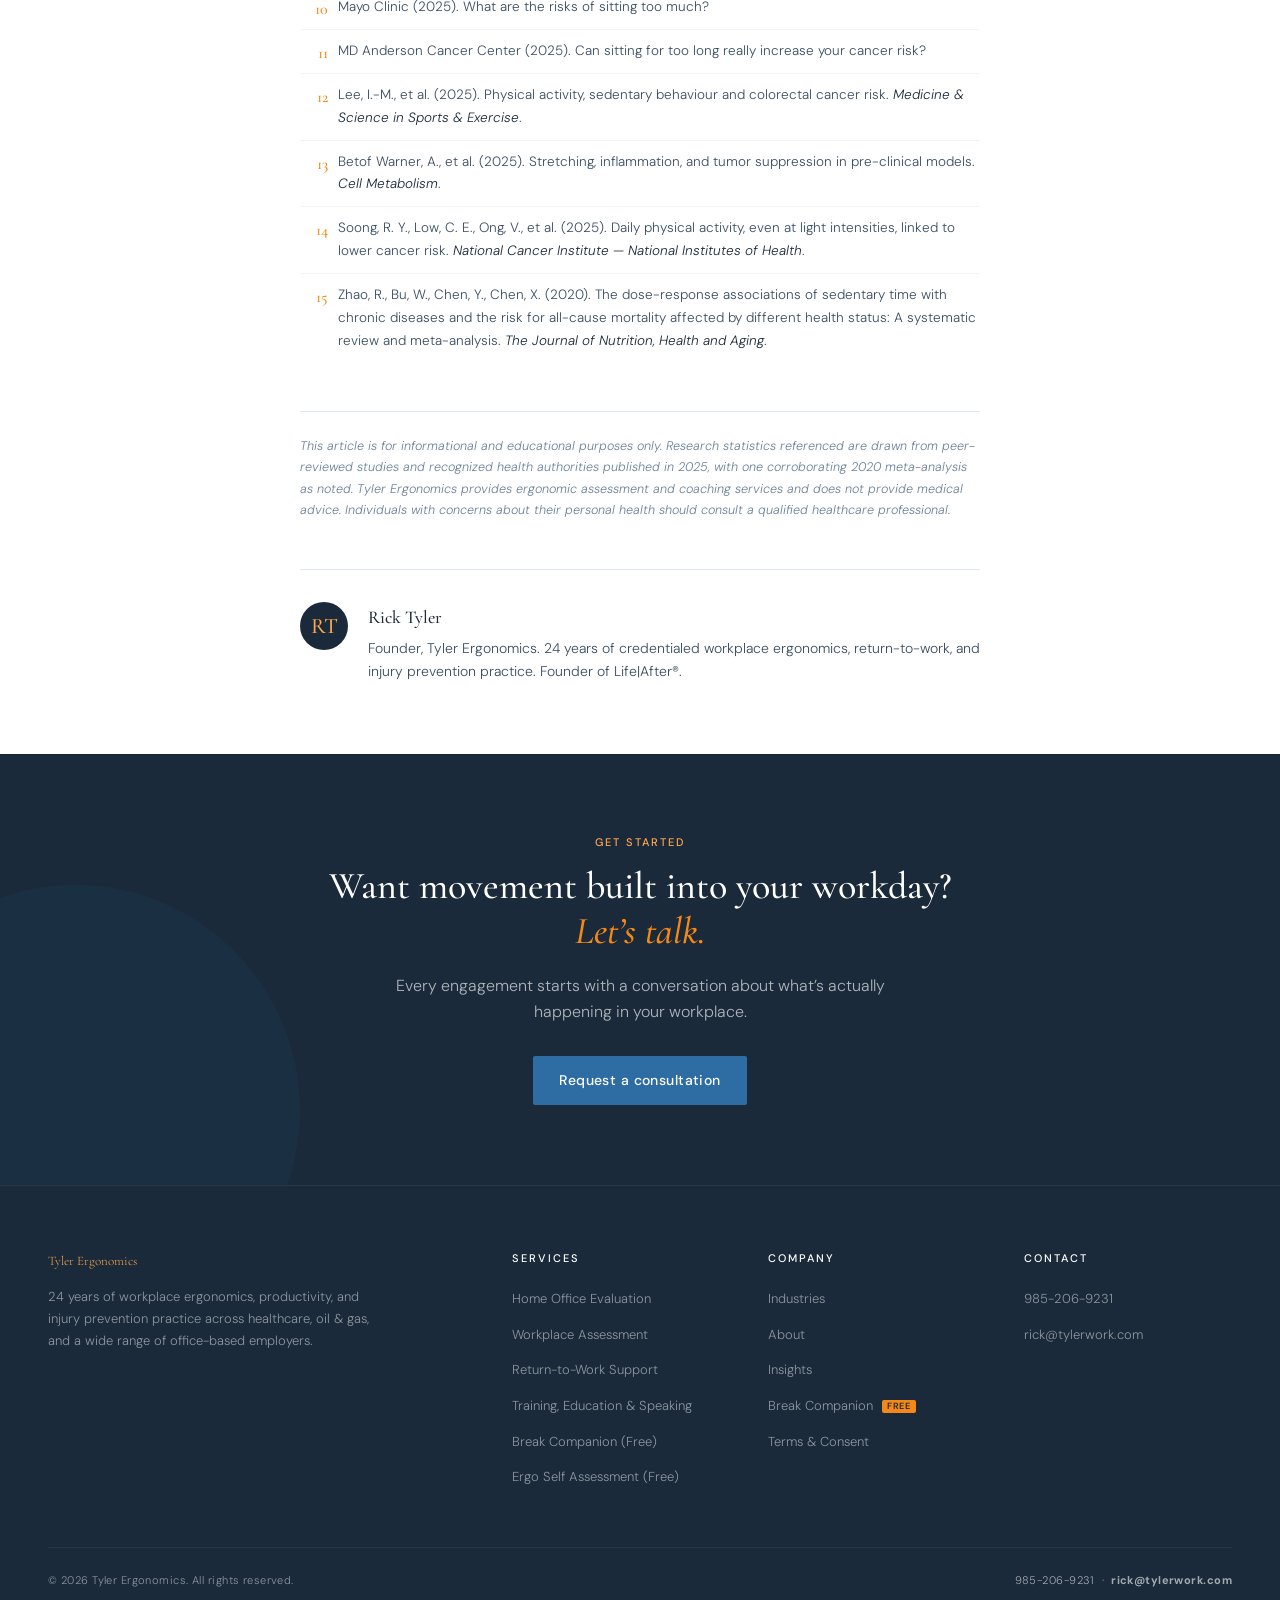
<file: te-06-insights-movement-not-equipment.html>
<!DOCTYPE html>
<html lang="en">
<head>
<meta charset="UTF-8">
<meta name="viewport" content="width=device-width, initial-scale=1.0">
<title>Movement, Not Equipment | Tyler Ergonomics Insights</title>
<meta name="description" content="The single most important ergonomic intervention for desk-bound workers isn't a better chair &mdash; it's less time in any chair. What 2025 research shows.">
<link rel="preconnect" href="https://fonts.googleapis.com">
<link href="https://fonts.googleapis.com/css2?family=Cormorant+Garamond:ital,wght@0,400;0,500;0,600;1,400;1,500&family=DM+Sans:wght@300;400;500&display=swap" rel="stylesheet">
<style>
*,*::before,*::after{box-sizing:border-box;margin:0;padding:0}
:root{--ink:#1a2a3a;--ink-lt:#1e3040;--blue:#2e6da4;--blue-dk:#1f5490;--ivory:#f4f6f9;--cream:#e8eef5;--gold:#f68916;--gold-lt:#ffa84c;--warm:#d4d8de;--mid:#3a4e62;--soft:#6a8099;--white:#ffffff;--border:rgba(46,109,164,0.15)}
body{font-family:'DM Sans',sans-serif;color:var(--ink);background:var(--white);line-height:1.6;font-weight:300}

/* NAV */
nav{display:flex;justify-content:space-between;align-items:center;padding:24px 48px;border-bottom:1px solid var(--border);background:var(--ink);position:sticky;top:0;z-index:100}
.nav-logo{display:flex;flex-direction:column;line-height:1.2}
.nav-logo-main{font-family:'Cormorant Garamond',serif;font-size:22px;font-weight:500;color:var(--gold-lt);letter-spacing:0.01em}
.nav-logo-sub{font-size:10px;color:rgba(255,255,255,0.5);font-weight:400;letter-spacing:0.12em;text-transform:uppercase;margin-top:2px}
.nav-links{display:flex;gap:36px;align-items:center}
.nav-links a{color:rgba(255,255,255,0.75);text-decoration:none;font-size:14px;font-weight:400;letter-spacing:0.02em;transition:color 0.2s}
.nav-links a:hover{color:var(--white)}
.nav-links a.current{color:var(--gold-lt)}
.btn-gold{background:var(--gold);color:var(--ink);padding:10px 20px;border:none;border-radius:2px;font-size:13px;font-weight:500;text-decoration:none;display:inline-block;font-family:'DM Sans',sans-serif;letter-spacing:0.03em}
.btn-primary{background:var(--blue);color:var(--white);padding:13px 26px;border:none;border-radius:2px;font-size:14px;font-weight:500;text-decoration:none;display:inline-block;font-family:'DM Sans',sans-serif;letter-spacing:0.03em}

/* ARTICLE HEADER */
.article-header{padding:64px 48px 48px;background:var(--ivory);border-bottom:1px solid var(--border)}
.article-header-inner{max-width:760px;margin:0 auto}
.article-back{font-size:12px;letter-spacing:0.14em;text-transform:uppercase;color:var(--blue);font-weight:500;text-decoration:none;margin-bottom:24px;display:inline-block}
.article-back:hover{color:var(--blue-dk)}
.article-meta-line{font-size:11px;font-weight:500;letter-spacing:0.16em;text-transform:uppercase;color:var(--gold);margin-bottom:16px}
.article-header h1{font-family:'Cormorant Garamond',serif;font-size:46px;font-weight:500;color:var(--ink);line-height:1.15;margin-bottom:20px;letter-spacing:-0.01em}
.article-header h1 em{color:var(--gold);font-style:italic}
.article-dek{font-size:18px;color:var(--mid);line-height:1.7;font-weight:300;font-style:italic}

/* ARTICLE BODY */
.article-body{padding:64px 48px;background:var(--white)}
.article-body-inner{max-width:680px;margin:0 auto;font-size:16.5px;color:var(--ink);line-height:1.85;font-weight:300}
.article-body-inner p{margin-bottom:22px}
.article-body-inner h2{font-family:'Cormorant Garamond',serif;font-size:30px;font-weight:500;color:var(--ink);line-height:1.25;margin-top:48px;margin-bottom:20px;letter-spacing:-0.01em}
.article-body-inner h3{font-family:'Cormorant Garamond',serif;font-size:22px;font-weight:500;color:var(--ink);line-height:1.3;margin-top:36px;margin-bottom:14px}
.article-body-inner blockquote{border-left:3px solid var(--gold);padding:8px 0 8px 24px;margin:32px 0;font-family:'Cormorant Garamond',serif;font-size:22px;font-style:italic;color:var(--mid);line-height:1.55}
.article-body-inner blockquote cite{display:block;font-style:normal;font-family:'DM Sans',sans-serif;font-size:12px;color:var(--soft);margin-top:12px;letter-spacing:0.08em;text-transform:uppercase}
.article-body-inner ul,.article-body-inner ol{margin-bottom:22px;padding-left:24px}
.article-body-inner li{margin-bottom:8px;font-size:16px;line-height:1.75}
.article-body-inner a{color:var(--blue-dk);text-decoration:underline}
.article-body-inner strong{color:var(--ink);font-weight:500}

/* SUPERSCRIPT CITATIONS */
sup.cite-ref{font-size:11px;font-weight:500;line-height:0}
sup.cite-ref a{color:var(--gold);text-decoration:none;border:none;padding:0 1px}
sup.cite-ref a:hover{color:var(--gold-lt);text-decoration:underline}

/* DATA STATS GRID */
.data-stats{display:grid;grid-template-columns:repeat(3,1fr);gap:1px;background:var(--border);margin:32px 0;border:1px solid var(--border);border-radius:2px;overflow:hidden}
.data-cell{background:var(--ivory);padding:32px 22px;text-align:center}
.stat-num{font-family:'Cormorant Garamond',serif;font-size:42px;color:var(--gold);font-weight:500;display:block;line-height:1;letter-spacing:-0.01em}
.stat-label{font-size:12.5px;color:var(--mid);font-weight:400;margin-top:12px;display:block;line-height:1.5}

/* MECHANISMS LIST */
.mechanism-list{list-style:none!important;padding:0!important;margin:24px 0 32px!important}
.mechanism-list li{padding:18px 22px;border-left:3px solid var(--gold);background:var(--ivory);margin-bottom:10px;font-size:15.5px;line-height:1.65}
.mechanism-list li strong{display:block;color:var(--ink);font-weight:500;font-size:15px;margin-bottom:4px;font-family:'Cormorant Garamond',serif;font-size:19px;line-height:1.3}

/* CROSSLINK CARD */
.crosslink-card{background:var(--cream);border:1px solid var(--border);border-left:3px solid var(--blue-dk);padding:32px 32px;margin:44px 0;border-radius:2px}
.crosslink-card .crosslink-label{font-size:11px;font-weight:500;text-transform:uppercase;letter-spacing:0.14em;color:var(--blue-dk);margin-bottom:10px}
.crosslink-card h3{font-family:'Cormorant Garamond',serif;font-size:22px;color:var(--ink);margin-bottom:12px;line-height:1.3}
.crosslink-card p{font-size:14.5px;color:var(--mid);margin-bottom:14px;font-weight:300;line-height:1.7}
.crosslink-card a.crosslink-link{font-size:12px;font-weight:500;color:var(--blue-dk);text-decoration:none;text-transform:uppercase;letter-spacing:0.08em;border-bottom:1px solid var(--gold);padding-bottom:2px;display:inline-block}

/* SOURCES SECTION */
.sources-section{margin-top:64px;padding-top:36px;border-top:1px solid var(--border)}
.sources-section h2{font-family:'Cormorant Garamond',serif;font-size:24px!important;font-weight:500;color:var(--ink);margin-top:0!important;margin-bottom:20px!important;letter-spacing:-0.01em}
.sources-list{list-style:none!important;padding:0!important;margin:0!important;counter-reset:source-counter}
.sources-list li{counter-increment:source-counter;font-size:13.5px;color:var(--mid);line-height:1.7;padding:10px 0 10px 38px;position:relative;border-bottom:1px solid rgba(46,109,164,0.07);font-weight:300;margin-bottom:0!important}
.sources-list li::before{content:counter(source-counter);position:absolute;left:0;top:10px;font-family:'Cormorant Garamond',serif;font-size:16px;color:var(--gold);font-weight:500;width:28px;text-align:right}
.sources-list li:last-child{border-bottom:none}
.sources-list li em{font-style:italic;color:var(--ink)}

/* DISCLAIMER */
.article-disclaimer{font-size:12.5px;color:var(--soft);margin-top:48px;padding-top:24px;border-top:1px solid var(--border);line-height:1.7;font-weight:300;font-style:italic}

/* AUTHOR FOOTER */
.author-block{max-width:680px;margin:48px auto 0;padding-top:32px;border-top:1px solid var(--border);display:flex;gap:20px;align-items:flex-start}
.author-initial{width:48px;height:48px;border-radius:50%;background:var(--ink);color:var(--gold-lt);display:flex;align-items:center;justify-content:center;font-family:'Cormorant Garamond',serif;font-size:22px;font-weight:500;flex-shrink:0}
.author-text p{font-size:14px;color:var(--mid);line-height:1.7;margin-bottom:6px}
.author-text .author-name{font-family:'Cormorant Garamond',serif;font-size:18px;color:var(--ink);font-weight:500;margin-bottom:4px}

/* CTA */
.cta-section{background:var(--ink);padding:80px 48px;text-align:center;color:var(--white);position:relative;overflow:hidden}
.cta-section::after{content:'';position:absolute;bottom:-150px;left:-150px;width:450px;height:450px;border-radius:50%;background:rgba(46,109,164,0.08)}
.cta-section>*{position:relative;z-index:1}
.cta-section .eyebrow{color:var(--gold-lt);font-size:11px;font-weight:500;letter-spacing:0.18em;text-transform:uppercase;margin-bottom:12px}
.cta-section h2{font-family:'Cormorant Garamond',serif;font-size:38px;font-weight:500;color:var(--white);line-height:1.2;margin-bottom:18px;max-width:680px;margin-left:auto;margin-right:auto}
.cta-section h2 em{color:var(--gold);font-style:italic}
.cta-section p{font-size:16px;color:rgba(255,255,255,0.65);max-width:520px;margin:0 auto 32px;font-weight:300}

/* FOOTER */
footer{background:var(--ink);padding:64px 48px 32px;border-top:1px solid rgba(255,255,255,0.06);color:rgba(255,255,255,0.5)}
.footer-top{display:grid;grid-template-columns:2fr 1fr 1fr 1fr;gap:48px;margin-bottom:48px;max-width:1200px;margin-left:auto;margin-right:auto}
.footer-brand p{font-size:13px;line-height:1.7;font-weight:300;max-width:340px}
.footer-logo-main{font-family:'Cormorant Garamond',serif;font-size:22px;font-weight:500;color:var(--gold-lt);margin-bottom:14px}
.footer-nav-group h5{font-size:11px;font-weight:500;letter-spacing:0.18em;text-transform:uppercase;color:var(--white);margin-bottom:18px}
.footer-nav-group ul{list-style:none}
.footer-nav-group li{margin-bottom:10px}
.footer-nav-group a{color:rgba(255,255,255,0.5);text-decoration:none;font-size:13px;transition:color 0.2s}
.footer-nav-group a:hover{color:var(--gold-lt)}
.footer-bottom{display:flex;justify-content:space-between;align-items:center;padding-top:24px;border-top:1px solid rgba(255,255,255,0.06);font-size:11px;letter-spacing:0.04em;max-width:1200px;margin:0 auto}


/* ============================================
   RESPONSIVE — TABLET & MOBILE
   ============================================ */

/* TABLET (under 1024px) */
@media (max-width: 1024px) {
  .footer-top { grid-template-columns: 2fr 1fr 1fr 1fr; gap: 32px; }
}

/* TABLET TO SMALL DESKTOP (under 968px) */
@media (max-width: 968px) {
  nav { padding: 16px 20px; gap: 16px; }
  .nav-logo-main { font-size: 18px; }
  .nav-logo-sub { font-size: 9px; }
  .nav-links { gap: 14px; flex-wrap: wrap; }
  .nav-links a:not(.btn-gold):not(.nav-cta) { font-size: 12.5px; }

  /* Hero adjustments */
  .hero, .page-header { padding: 48px 20px; }
  .hero { flex-direction: column; gap: 32px; }
  .hero-content, .hero-graphic { width: 100%; max-width: 100%; }
  .hero h1, .page-header h1 { font-size: 38px; line-height: 1.15; }
  .hero-sub, .page-header-sub { font-size: 16px; }

  /* Section padding universal */
  section { padding-left: 20px !important; padding-right: 20px !important; }

  /* Grids collapse */
  .services-grid { grid-template-columns: 1fr 1fr; gap: 16px; }
  .stat-strip { grid-template-columns: 1fr 1fr; }
  .stats-strip { grid-template-columns: 1fr 1fr; }
  .gallery-grid { grid-template-columns: 1fr 1fr; }
  .anchor-grid { grid-template-columns: 1fr; gap: 16px; }
  .who-grid { grid-template-columns: 1fr 1fr; }
  .symptoms-grid { grid-template-columns: 1fr 1fr; }
  .credibility-band { grid-template-columns: 1fr 1fr; gap: 24px; }
  .testimonial-grid { grid-template-columns: 1fr; }
  .articles-grid { grid-template-columns: 1fr; }
  .what-grid { grid-template-columns: 1fr; }
  .cta-split { grid-template-columns: 1fr; gap: 16px; }
  .audience-section, .audience-grid { grid-template-columns: 1fr; }
  .timeline-grid { grid-template-columns: 1fr; }
  .credentials-grid { grid-template-columns: 1fr; }
  .contact-grid { grid-template-columns: 1fr; gap: 16px; }
  .footer-top { grid-template-columns: 1fr 1fr; gap: 32px; }

  /* Hero booking card stacks */
  .hero-booking-card { width: 100%; max-width: 100%; }

  /* Two-path availability band — homepage */
  section[style*="grid-template-columns:1fr 1fr"] > div[style*="grid-template-columns"] { grid-template-columns: 1fr !important; gap: 32px !important; }

  /* Article header */
  .article-header { padding: 48px 20px 32px; }
  .article-header h1 { font-size: 36px; }
  .article-body { padding: 48px 20px; }
  .article-body-inner { font-size: 16px; }
  .article-body-inner h2 { font-size: 26px; }
  .data-stats { grid-template-columns: 1fr; }
  .stat-num { font-size: 36px; }

  /* CTA section */
  .cta-section { padding: 60px 20px; }
  .cta-section h2 { font-size: 32px; }

  /* Footer */
  footer { padding: 48px 20px 24px; }
  .footer-bottom { flex-direction: column; gap: 12px; text-align: center; }
}

/* PHONE (under 640px) */
@media (max-width: 640px) {
  /* Navigation — keep brand + CTA only, hide intermediate links */
  nav { padding: 14px 16px; }
  .nav-links a:not(.btn-gold):not(.nav-cta) { display: none; }
  .nav-logo-main { font-size: 17px; }
  .nav-logo-sub { display: none; }
  .btn-gold, .nav-cta { padding: 9px 16px; font-size: 12.5px; }

  /* Section padding reduced further */
  section { padding-left: 16px !important; padding-right: 16px !important; padding-top: 40px !important; padding-bottom: 40px !important; }

  /* Hero / page header */
  .hero, .page-header, .article-header { padding: 40px 16px 32px !important; }
  .hero h1, .page-header h1, .article-header h1 { font-size: 32px !important; }
  .hero-sub, .page-header-sub, .article-dek { font-size: 15px; }
  .hero-credibility { font-size: 13px; }

  /* All multi-column grids → single column on phone */
  .services-grid, .gallery-grid, .who-grid, .symptoms-grid, .stat-strip, .stats-strip, .credibility-band, .footer-top, .testimonial-grid, .articles-grid, .what-grid, .cta-split, .anchor-grid, .timeline-grid, .credentials-grid, .contact-grid {
    grid-template-columns: 1fr !important;
    gap: 14px !important;
  }

  /* Headings scale */
  h2 { font-size: 26px !important; line-height: 1.2 !important; }
  h3 { font-size: 19px !important; }
  .services-header h2, .who-header h2, .gallery-header h2, .urgency-header h2, .credibility-header h2 { font-size: 28px !important; }

  /* Buttons full-width on phone */
  .hero-actions { flex-direction: column; gap: 12px; }
  .hero-actions a, .hero-actions .btn-gold, .hero-actions .btn-outline { width: 100%; text-align: center; padding: 13px 20px !important; }

  /* Service / who / gallery cards reduce padding */
  .service-card, .who-card, .gallery-card, .anchor-card, .testimonial-card { padding: 24px 20px !important; }

  /* Symptom cards smaller padding */
  .symptom-card { padding: 14px 16px !important; font-size: 14px !important; }

  /* Trust strip phone */
  .trust-strip { padding: 16px 16px !important; }
  .trust-clients { flex-wrap: wrap; gap: 8px 14px !important; justify-content: center; }
  .trust-divider { display: none; }
  .trust-client { font-size: 11.5px !important; }
  .trust-strip-human { padding: 16px 16px !important; }
  .trust-strip-human p { font-size: 13px !important; }

  /* Credibility band */
  .credibility-band { padding: 32px 16px !important; }
  .credibility-stat { font-size: 26px !important; }

  /* Stat numbers */
  .stat-num { font-size: 32px !important; }

  /* Forms — full width, prevent iOS zoom */
  .inquiry-form input, .inquiry-form select, .inquiry-form textarea { font-size: 16px !important; width: 100% !important; padding: 12px 14px !important; }
  .inquiry-form .form-row { grid-template-columns: 1fr !important; gap: 14px !important; }
  .inquiry-form button[type="submit"] { width: 100% !important; }

  /* Article body adjustments */
  .article-body { padding: 32px 16px !important; }
  .article-body-inner { font-size: 15.5px; line-height: 1.7; }
  .article-body-inner h2 { font-size: 24px !important; margin-top: 32px !important; }
  .article-body-inner h3 { font-size: 18px !important; }
  .article-body-inner blockquote { font-size: 18px !important; padding: 4px 0 4px 18px !important; }
  .article-body-inner li { font-size: 15px !important; }
  .sources-list li { font-size: 12.5px !important; padding-left: 30px !important; }

  /* CTA section phone */
  .cta-section { padding: 48px 16px !important; }
  .cta-section h2 { font-size: 26px !important; }
  .cta-section p { font-size: 14.5px; }

  /* Footer phone */
  footer { padding: 36px 16px 20px !important; }
  .footer-top { gap: 28px !important; }
  .footer-logo-main { font-size: 19px; }
  .footer-bottom { font-size: 10px !important; flex-direction: column; gap: 8px; }
  .footer-contact { font-size: 12px !important; }
}


.nav-free-badge{display:inline-block;background:var(--gold);color:var(--ink);font-size:9px;font-weight:600;padding:2px 5px;margin-left:5px;letter-spacing:0.08em;text-transform:uppercase;border-radius:2px;vertical-align:middle;line-height:1}

/* ============================================
   MOBILE HAMBURGER MENU
   ============================================ */
.mobile-menu-toggle { display: none; background: transparent; border: none; color: #fff; cursor: pointer; padding: 6px; align-items: center; justify-content: center; }
.mobile-menu-close { display: none; }

@media (max-width: 640px) {
  .mobile-menu-toggle { display: flex !important; order: 99; }
  .mobile-menu-toggle svg { width: 26px; height: 26px; stroke: rgba(255,255,255,0.9); }
  
  /* Hide everything in nav-links by default on phone — overlay takes over */
  .nav-links { display: none !important; }
  
  /* When mobile menu is open, transform nav-links into full-height slide-out panel */
  .nav-links.mobile-open {
    display: flex !important;
    flex-direction: column !important;
    align-items: stretch !important;
    position: fixed !important;
    top: 0 !important;
    right: 0 !important;
    width: 84% !important;
    max-width: 320px !important;
    height: 100vh !important;
    background: #1a2a3a !important;
    padding: 68px 28px 32px !important;
    margin: 0 !important;
    gap: 0 !important;
    z-index: 9999 !important;
    overflow-y: auto !important;
    box-shadow: -8px 0 30px rgba(0,0,0,0.3);
  }
  .nav-links.mobile-open li { list-style: none !important; }
  .nav-links.mobile-open a {
    display: block !important;
    color: rgba(255,255,255,0.85) !important;
    text-decoration: none !important;
    font-size: 16px !important;
    font-weight: 400 !important;
    padding: 16px 0 !important;
    border-bottom: 1px solid rgba(255,255,255,0.08) !important;
    background: transparent !important;
    letter-spacing: 0.02em !important;
    text-transform: none !important;
  }
  .nav-links.mobile-open a:hover, .nav-links.mobile-open a.current, .nav-links.mobile-open a.active { color: #ffa84c !important; }
  .nav-links.mobile-open a.btn-gold, .nav-links.mobile-open a.nav-cta {
    background: #f68916 !important;
    color: #1a2a3a !important;
    text-align: center;
    padding: 14px 20px !important;
    border-radius: 2px;
    border-bottom: none !important;
    margin-top: 20px;
    font-weight: 500 !important;
  }
  .mobile-menu-close {
    display: block !important;
    position: absolute;
    top: 14px;
    right: 16px;
    background: transparent;
    border: none;
    color: rgba(255,255,255,0.9);
    font-size: 32px;
    cursor: pointer;
    padding: 6px 12px;
    line-height: 1;
    z-index: 10000;
  }
  /* Dedicated backdrop element (replaces ::before pseudo-element for iOS reliability) */
  .mobile-menu-backdrop {
    display: none;
    position: fixed;
    inset: 0;
    background: rgba(0,0,0,0.5);
    z-index: 9998;
  }
  .mobile-menu-backdrop.show {
    display: block;
  }
  /* Ensure links and buttons inside open menu are tappable on iOS */
  .nav-links.mobile-open a,
  .nav-links.mobile-open .mobile-menu-close {
    pointer-events: auto !important;
    cursor: pointer !important;
    -webkit-tap-highlight-color: rgba(255,255,255,0.1);
    position: relative;
    z-index: 1;
  }
  body.mobile-nav-open { overflow: hidden; }
}


/* ============================================
   UNIVERSAL MOBILE GRID COLLAPSE — prevent horizontal overflow on phone
   ============================================ */
@media (max-width: 968px) {
  .industries-grid, .gallery-grid, .symptoms-grid, .who-grid {
    grid-template-columns: 1fr 1fr !important;
    gap: 16px !important;
  }
  .stat-strip-inner, .process-steps, .data-stats, .stats-grid {
    grid-template-columns: 1fr 1fr !important;
    gap: 28px !important;
  }
}
@media (max-width: 540px) {
  .industries-grid, .gallery-grid, .symptoms-grid, .who-grid,
  .stat-strip-inner, .process-steps, .data-stats, .stats-grid {
    grid-template-columns: 1fr !important;
    gap: 18px !important;
  }
}

/* Belt-and-braces: prevent horizontal scroll at the page level */
html, body { overflow-x: hidden; max-width: 100vw; }


/* NEW MOBILE MENU SYSTEM (replaces old hamburger) */
@media (max-width: 640px) {
  #rt-mobile-toggle { display: block !important; }
  .nav-links { display: none !important; }
  .nav { padding: 12px 16px !important; }
}


/* Hide the OLD hamburger button (from previous JS code) — use only the new one */
@media (max-width: 640px) {
  .mobile-menu-toggle { display: none !important; }
  .nav-links.mobile-open { display: none !important; }
}

</style>
<link rel="icon" href="favicon.ico" sizes="any">
<link rel="icon" type="image/png" sizes="32x32" href="favicon-32.png">
<link rel="apple-touch-icon" href="apple-touch-icon.png">
<link rel="stylesheet" href="site.css">
<script src="booking-config.js?v=20261102b"></script>
<script src="site.js?v=20261102b" defer></script>
</head>
<body>

<nav>
  <div class="nav-logo">
    <span class="nav-logo-main">Tyler Ergonomics</span>
    <span class="nav-logo-sub">Work safer &middot; Work smarter &middot; Work better</span>
  </div>
  <div class="nav-links">
    <a href="te-02-services.html">Services</a>
    <a href="te-03-home-office.html">Home Office</a>
    <a href="te-04-industries.html">Industries</a>
    <a href="te-05-about.html">About</a>
    <a href="te-06-insights.html" class="current">Insights</a>
    <a href="te-07-break-companion.html">Break Companion <span class="nav-free-badge">Free</span></a>
    <a href="ergo-self-assessment.html">Ergo Self Assessment <span class="nav-free-badge">Free</span></a>
    <a href="https://calendly.com/rick-tylerwork/free-ergonomic-discovery-call" class="btn-gold" data-booking target="_blank" rel="noopener">Book a free discovery call</a>
  </div>
  <button id="rt-mobile-toggle" onclick="document.getElementById('rt-mobile-menu').style.display='block';document.getElementById('rt-mobile-backdrop').style.display='block';" style="display:none;background:transparent;border:none;color:white;cursor:pointer;padding:8px 12px;" aria-label="Open menu">
    <svg viewBox="0 0 24 24" width="26" height="26" fill="none" stroke="currentColor" stroke-width="2" stroke-linecap="round"><line x1="3" y1="6" x2="21" y2="6"></line><line x1="3" y1="12" x2="21" y2="12"></line><line x1="3" y1="18" x2="21" y2="18"></line></svg>
  </button>
</nav>
<!-- BRAND NEW MOBILE MENU (separate from main nav for iOS reliability) -->
<div id="rt-mobile-menu" style="display:none;position:fixed;top:0;right:0;bottom:0;width:84%;max-width:320px;background:#1a2a3a;z-index:99999;padding:60px 28px 32px;overflow-y:auto;box-shadow:-8px 0 30px rgba(0,0,0,0.3);box-sizing:border-box;">
  <button onclick="document.getElementById('rt-mobile-menu').style.display='none';document.getElementById('rt-mobile-backdrop').style.display='none';" style="position:absolute;top:14px;right:16px;background:transparent;border:none;color:white;font-size:32px;cursor:pointer;padding:6px 12px;line-height:1;font-family:inherit;" aria-label="Close menu">&times;</button>
  <button onclick="location.href='index.html'" style="display:block;width:100%;text-align:left;background:transparent;border:none;border-bottom:1px solid rgba(255,255,255,0.08);color:rgba(255,255,255,0.85);font-size:16px;padding:16px 0;cursor:pointer;font-family:inherit;">Home</button>
  <button onclick="location.href='te-02-services.html'" style="display:block;width:100%;text-align:left;background:transparent;border:none;border-bottom:1px solid rgba(255,255,255,0.08);color:rgba(255,255,255,0.85);font-size:16px;padding:16px 0;cursor:pointer;font-family:inherit;">Services</button>
  <button onclick="location.href='te-03-home-office.html'" style="display:block;width:100%;text-align:left;background:transparent;border:none;border-bottom:1px solid rgba(255,255,255,0.08);color:rgba(255,255,255,0.85);font-size:16px;padding:16px 0;cursor:pointer;font-family:inherit;">Home Office</button>
  <button onclick="location.href='te-04-industries.html'" style="display:block;width:100%;text-align:left;background:transparent;border:none;border-bottom:1px solid rgba(255,255,255,0.08);color:rgba(255,255,255,0.85);font-size:16px;padding:16px 0;cursor:pointer;font-family:inherit;">Industries</button>
  <button onclick="location.href='te-05-about.html'" style="display:block;width:100%;text-align:left;background:transparent;border:none;border-bottom:1px solid rgba(255,255,255,0.08);color:rgba(255,255,255,0.85);font-size:16px;padding:16px 0;cursor:pointer;font-family:inherit;">About</button>
  <button onclick="location.href='te-06-insights.html'" style="display:block;width:100%;text-align:left;background:transparent;border:none;border-bottom:1px solid rgba(255,255,255,0.08);color:rgba(255,255,255,0.85);font-size:16px;padding:16px 0;cursor:pointer;font-family:inherit;">Insights</button>
  <button onclick="location.href='te-07-break-companion.html'" style="display:block;width:100%;text-align:left;background:transparent;border:none;border-bottom:1px solid rgba(255,255,255,0.08);color:rgba(255,255,255,0.85);font-size:16px;padding:16px 0;cursor:pointer;font-family:inherit;">Break Companion <span style="background:#f68916;color:#1a2a3a;font-size:10px;padding:2px 6px;border-radius:2px;font-weight:600;margin-left:6px;">FREE</span></button>
  <button onclick="location.href='ergo-self-assessment.html'" style="display:block;width:100%;text-align:left;background:transparent;border:none;border-bottom:1px solid rgba(255,255,255,0.08);color:rgba(255,255,255,0.85);font-size:16px;padding:16px 0;cursor:pointer;font-family:inherit;">Ergo Self Assessment <span style="background:#f68916;color:#1a2a3a;font-size:10px;padding:2px 6px;border-radius:2px;font-weight:600;margin-left:6px;">FREE</span></button>
  <button data-booking onclick="window.open('https://calendly.com/rick-tylerwork/free-ergonomic-discovery-call','_blank','noopener');return false;" style="display:block;width:100%;text-align:center;background:#f68916;border:none;color:#1a2a3a;font-size:14px;padding:14px 20px;cursor:pointer;font-family:inherit;margin-top:20px;font-weight:500;border-radius:2px;">Book a free discovery call</button>
</div>
<div id="rt-mobile-backdrop" onclick="document.getElementById('rt-mobile-menu').style.display='none';document.getElementById('rt-mobile-backdrop').style.display='none';" style="display:none;position:fixed;inset:0;background:rgba(0,0,0,0.5);z-index:99998;"></div>


<!-- ARTICLE HEADER -->
<div class="article-header">
  <div class="article-header-inner">
    <a href="te-06-insights.html" class="article-back">&larr; All insights</a>
    <p class="article-meta-line">Research &middot; May 13, 2026 &middot; 7 min read</p>
    <h1>Movement, <em>Not Equipment</em><br>&mdash; What 2025 Research Tells Us About Sedentary Work</h1>
    <p class="article-dek">2025 research has redefined the ergonomic conversation. The single most important intervention for desk-bound workers isn&rsquo;t a better chair &mdash; it&rsquo;s less time in any chair. Here&rsquo;s what the data says, and what employers and individuals should be doing about it.</p>
  </div>
</div>

<!-- ARTICLE BODY -->
<section class="article-body">
  <div class="article-body-inner">

    <p>For 24 years, Tyler Ergonomics has helped organizations and individuals set up workstations that support comfort, focus, and long-term physical health. New research makes that mission more urgent than ever.</p>

    <p>Most people understand that poor posture causes discomfort. Fewer realize that the <strong>duration</strong> of uninterrupted sitting &mdash; independent of posture, chair quality, or after-work exercise habits &mdash; is now linked to significantly elevated health risks, including cancer.</p>

    <p>This is not a wellness trend. It is a growing body of peer-reviewed science that ergonomics professionals can no longer afford to ignore &mdash; and neither can the employees and employers we serve.</p>

    <h2>What 2025 research established</h2>

    <p>Studies published in 2025 analyzed large population datasets and found consistent, dose-dependent relationships between uninterrupted sedentary time and serious health outcomes. The findings challenge the assumption that exercise &ldquo;cancels out&rdquo; the damage of a sedentary workday.<sup class="cite-ref"><a href="#ref-4">4</a></sup>&nbsp;<sup class="cite-ref"><a href="#ref-12">12</a></sup></p>

    <div class="data-stats">
      <div class="data-cell">
        <span class="stat-num">~6%</span>
        <span class="stat-label">Rise in overall cancer risk per additional 2 hours of continuous daily sitting<sup class="cite-ref"><a href="#ref-4">4</a></sup>&nbsp;<sup class="cite-ref"><a href="#ref-15">15</a></sup></span>
      </div>
      <div class="data-cell">
        <span class="stat-num">~28%</span>
        <span class="stat-label">Higher postmenopausal breast cancer risk in women sitting 8+ hours per day<sup class="cite-ref"><a href="#ref-5">5</a></sup></span>
      </div>
      <div class="data-cell">
        <span class="stat-num">~50%</span>
        <span class="stat-label">Of early-onset colorectal cancer patients under 50 had highly sedentary lifestyles<sup class="cite-ref"><a href="#ref-6">6</a></sup></span>
      </div>
    </div>

    <p>Notably, a separate 2020 peer-reviewed meta-analysis covering more than 1.15 million adults across the U.S., U.K., Denmark, Norway, Canada, Spain, Japan, and Australia reported each two-hour incremental increase in unmanaged sitting raised overall cancer incidence by 5&ndash;8%.<sup class="cite-ref"><a href="#ref-15">15</a></sup> The 2025 findings sit consistently within that range.</p>

    <blockquote>
      It is not the sitting itself that creates the risk. It is the unbroken continuity of stillness &mdash; and the cascading biological effects that follow.
      <cite>&mdash; Tyler Ergonomics, distilling the 2025 research consensus</cite>
    </blockquote>

    <h2>Biological mechanisms: why stillness accelerates harm</h2>

    <p>By 2025, medical research has clarified <em>why</em> prolonged static sitting drives elevated disease risk. The mechanisms aren&rsquo;t mysterious &mdash; and they aren&rsquo;t about posture.</p>

    <ul class="mechanism-list">
      <li><strong>Metabolic dysfunction</strong>Reduced skeletal-muscle glucose uptake and insulin resistance follow extended periods of muscular inactivity, disrupting how the body regulates blood sugar and fuel storage.<sup class="cite-ref"><a href="#ref-3">3</a></sup>&nbsp;<sup class="cite-ref"><a href="#ref-7">7</a></sup></li>
      <li><strong>Chronic inflammation</strong>Static sitting is associated with elevated C-reactive protein and inflammatory cytokines &mdash; markers linked to DNA damage and mutation risk over time.<sup class="cite-ref"><a href="#ref-10">10</a></sup></li>
      <li><strong>Hormonal imbalance</strong>Sedentary behavior alters estrogen metabolism in women, contributing to the elevated postmenopausal breast cancer risk seen in the Sister Study cohort.<sup class="cite-ref"><a href="#ref-5">5</a></sup></li>
      <li><strong>The continuity hazard</strong>MD Anderson Cancer Center &mdash; the top-rated cancer research hospital system in the U.S. &mdash; identifies the <em>unbroken</em> nature of sitting as the primary problem, preventing the body from naturally clearing pro-inflammatory signals.<sup class="cite-ref"><a href="#ref-11">11</a></sup></li>
    </ul>

    <h2>The 2025 prescription: movement, not just equipment</h2>

    <p>A defining conclusion of 2025 research is that <strong>gym attendance alone cannot offset an 8-hour static workday.</strong><sup class="cite-ref"><a href="#ref-4">4</a></sup>&nbsp;<sup class="cite-ref"><a href="#ref-12">12</a></sup> Despite the widespread deployment of highly-adjustable ergonomic chairs and sit-stand desks, musculoskeletal disorders and chronic disease trends remain stubbornly high &mdash; confirming that equipment and training without behavior change are insufficient.<sup class="cite-ref"><a href="#ref-1">1</a></sup>&nbsp;<sup class="cite-ref"><a href="#ref-9">9</a></sup></p>

    <p>Instead, the evidence now supports frequent &ldquo;exercise snacks&rdquo; &mdash; brief one-to-two-minute movement breaks each hour &mdash; as a practical, scalable intervention that improves metabolic and inflammatory profiles.<sup class="cite-ref"><a href="#ref-12">12</a></sup>&nbsp;<sup class="cite-ref"><a href="#ref-13">13</a></sup></p>

    <ul>
      <li><strong>The 60-minute reset.</strong> MD Anderson now recommends interrupting static postures every 60 minutes to &ldquo;restart&rdquo; the metabolic clock.<sup class="cite-ref"><a href="#ref-11">11</a></sup> Our free <a href="te-07-break-companion.html">Break Companion</a> tool is built around this 60-minute cadence.</li>
      <li><strong>Cancer-inhibiting movement.</strong> A 2025 pre-clinical study suggests voluntary stretching may rival vigorous running in suppressing tumor growth pathways &mdash; by modifying plasma protein signaling and reducing inflammation.<sup class="cite-ref"><a href="#ref-13">13</a></sup></li>
      <li><strong>Even light activity counts.</strong> 2025 NIH-NCI research has linked daily physical activity, even at light intensities, to lower cancer risk overall.<sup class="cite-ref"><a href="#ref-14">14</a></sup></li>
    </ul>

    <h2>The ergonomics connection</h2>

    <p>Traditional ergonomics focuses on reducing physical strain &mdash; correct monitor height, supported posture, reduced repetitive stress. All of that remains essential. But this research adds a new dimension: the importance of <strong>movement frequency</strong> as a core component of a healthy workstation setup.</p>

    <p>A well-configured desk that someone sits at for eight uninterrupted hours is still a health risk. The best ergonomic intervention in the world means little if the workday has no built-in movement rhythm.</p>

    <p>This is why our approach at Tyler Ergonomics increasingly incorporates movement-break habits &mdash; not just hardware &mdash; into every assessment and coaching engagement.</p>

    <h2>What a comprehensive ergonomic assessment addresses</h2>

    <ul>
      <li><strong>Workstation configuration.</strong> Desk height, monitor distance, chair support, keyboard and mouse placement &mdash; the foundation of physical comfort and strain prevention.</li>
      <li><strong>Posture and movement coaching.</strong> Remote and virtual sessions that help individuals understand and correct how they hold their body throughout the workday.</li>
      <li><strong>Movement-break programming.</strong> Integrating structured micro-breaks into the workday using habit-building techniques, stretch guides, and automated reminders.</li>
      <li><strong>Break prompt software.</strong> Automated micro-break prompts integrated into the workday to make movement frequency a built-in habit, not an optional one.</li>
    </ul>

    <h2>When an employee is a cancer survivor</h2>

    <p>For employees returning to work after cancer treatment, the sedentary risk data takes on additional weight. A survivor&rsquo;s body is already managing the lingering effects of illness and treatment &mdash; and an unmanaged return to a static, high-risk work environment can undermine everything they have worked to rebuild.</p>

    <p>This is where ergonomics and specialized return-to-work support need to work together.</p>

    <!-- SOURCES & REFERENCES -->
    <div class="sources-section">
      <h2>Sources &amp; references</h2>
      <ol class="sources-list">
        <li id="ref-1">Oakman, J., et al. (2025). Work-related musculoskeletal disorders and digitalization: Past adoption, current utilization, and future concerns. <em>Applied Ergonomics</em>.</li>
        <li id="ref-2">PwC Health Research Institute (2025). Medical cost trend: Behind the numbers 2026.</li>
        <li id="ref-3">Holtermann, A., et al. (2025). Occupational physical activity and incidence and mortality of 14 cancers in 404,249 adults. <em>Nature</em>.</li>
        <li id="ref-4">Stamatakis, E., et al. (2025). Sitting time and risk of cancer incidence and mortality. <em>Springer Nature</em>.</li>
        <li id="ref-5">Dallal, C. M., et al. (2025). Sedentary time and breast cancer risk in the Sister Study cohort. <em>Journal of the National Cancer Institute</em>.</li>
        <li id="ref-6">Journal of Clinical Oncology (2025). Findings presented at the 2025 ASCO Gastrointestinal Cancers Symposium. <em>American Society of Clinical Oncology</em>.</li>
        <li id="ref-7">Zhang, X., et al. (2025). Lifestyle factors and colorectal cancer prediction: A nomogram-based model. <em>BMC Cancer</em>.</li>
        <li id="ref-8">CDC (2025). Evidence of Impact for Workplace Health Promotion.</li>
        <li id="ref-9">Systematic Reviews (2025). Barriers and facilitators impacting the implementation of digital interventions targeted at mental health and musculoskeletal disorders in the workplace: a scoping review protocol. <em>National Library of Medicine</em>.</li>
        <li id="ref-10">Mayo Clinic (2025). What are the risks of sitting too much?</li>
        <li id="ref-11">MD Anderson Cancer Center (2025). Can sitting for too long really increase your cancer risk?</li>
        <li id="ref-12">Lee, I.-M., et al. (2025). Physical activity, sedentary behaviour and colorectal cancer risk. <em>Medicine &amp; Science in Sports &amp; Exercise</em>.</li>
        <li id="ref-13">Betof Warner, A., et al. (2025). Stretching, inflammation, and tumor suppression in pre-clinical models. <em>Cell Metabolism</em>.</li>
        <li id="ref-14">Soong, R. Y., Low, C. E., Ong, V., et al. (2025). Daily physical activity, even at light intensities, linked to lower cancer risk. <em>National Cancer Institute &mdash; National Institutes of Health</em>.</li>
        <li id="ref-15">Zhao, R., Bu, W., Chen, Y., Chen, X. (2020). The dose-response associations of sedentary time with chronic diseases and the risk for all-cause mortality affected by different health status: A systematic review and meta-analysis. <em>The Journal of Nutrition, Health and Aging</em>.</li>
      </ol>
    </div>

    <p class="article-disclaimer">This article is for informational and educational purposes only. Research statistics referenced are drawn from peer-reviewed studies and recognized health authorities published in 2025, with one corroborating 2020 meta-analysis as noted. Tyler Ergonomics provides ergonomic assessment and coaching services and does not provide medical advice. Individuals with concerns about their personal health should consult a qualified healthcare professional.</p>

    <!-- AUTHOR BLOCK -->
    <div class="author-block">
      <div class="author-initial">RT</div>
      <div class="author-text">
        <p class="author-name">Rick Tyler</p>
        <p>Founder, Tyler Ergonomics. 24 years of credentialed workplace ergonomics, return-to-work, and injury prevention practice. Founder of Life|After&reg;.</p>
      </div>
    </div>

  </div>
</section>

<!-- CTA -->
<section class="cta-section">
  <p class="eyebrow">Get started</p>
  <h2>Want movement built into your workday?<br><em>Let&rsquo;s talk.</em></h2>
  <p>Every engagement starts with a conversation about what&rsquo;s actually happening in your workplace.</p>
  <a href="te-02-services.html#contact" class="btn-primary">Request a consultation</a>
</section>

<footer>
  <div class="footer-top">
    <div class="footer-brand">
      <p class="footer-logo-main">Tyler Ergonomics</p>
      <p>24 years of workplace ergonomics, productivity, and injury prevention practice across healthcare, oil &amp; gas, and a wide range of office-based employers.</p>
    </div>
    <div class="footer-nav-group">
      <h5>Services</h5>
      <ul>
        <li><a href="te-03-home-office.html">Home Office Evaluation</a></li>
        <li><a href="te-02-services.html">Workplace Assessment</a></li>
        <li><a href="te-02-services.html">Return-to-Work Support</a></li>
        <li><a href="te-02-services.html">Training, Education &amp; Speaking</a></li>
        <li><a href="te-07-break-companion.html">Break Companion (Free)</a></li>
        <li><a href="ergo-self-assessment.html">Ergo Self Assessment (Free)</a></li>
      </ul>
    </div>
    <div class="footer-nav-group">
      <h5>Company</h5>
      <ul>
        <li><a href="te-04-industries.html">Industries</a></li>
        <li><a href="te-05-about.html">About</a></li>
        <li><a href="te-06-insights.html">Insights</a></li>
        <li><a href="te-07-break-companion.html">Break Companion <span class="nav-free-badge">Free</span></a></li>
        <li><a href="terms-and-consent/">Terms &amp; Consent</a></li>
      </ul>
    </div>
    <div class="footer-nav-group">
      <h5>Contact</h5>
      <ul>
        <li><a href="tel:985-206-9231">985-206-9231</a></li>
        <li><a href="mailto:rick@tylerwork.com">rick@tylerwork.com</a></li>
      </ul>
    </div>
  </div>
  <div class="footer-bottom">
    <span>&copy; 2026 Tyler Ergonomics. All rights reserved.</span>
    <span style="color:rgba(255,255,255,0.6)">985-206-9231 &nbsp;&middot;&nbsp; <strong>rick@tylerwork.com</strong></span>
  </div>
</footer>


<script>
(function() {
  const nav = document.querySelector('nav');
  const navLinks = document.querySelector('.nav-links');
  if (!nav || !navLinks) return;
  
  // Create hamburger button
  const hamburger = document.createElement('button');
  hamburger.className = 'mobile-menu-toggle';
  hamburger.setAttribute('aria-label', 'Open menu');
  hamburger.innerHTML = '<svg viewBox="0 0 24 24" fill="none" stroke="currentColor" stroke-width="2" stroke-linecap="round"><line x1="3" y1="6" x2="21" y2="6"></line><line x1="3" y1="12" x2="21" y2="12"></line><line x1="3" y1="18" x2="21" y2="18"></line></svg>';
  nav.appendChild(hamburger);
  
  // Create close button inside nav-links
  const closer = document.createElement('button');
  closer.className = 'mobile-menu-close';
  closer.setAttribute('aria-label', 'Close menu');
  closer.innerHTML = '&times;';
  navLinks.insertBefore(closer, navLinks.firstChild);
  
  // Create dedicated backdrop element (more reliable than ::before pseudo-element on iOS)
  const backdrop = document.createElement('div');
  backdrop.className = 'mobile-menu-backdrop';
  document.body.appendChild(backdrop);
  
  function openMenu() {
    navLinks.classList.add('mobile-open');
    document.body.classList.add('mobile-nav-open');
    backdrop.classList.add('show');
  }
  
  function closeMenu() {
    navLinks.classList.remove('mobile-open');
    document.body.classList.remove('mobile-nav-open');
    backdrop.classList.remove('show');
  }
  
  hamburger.addEventListener('click', function(e) {
    e.stopPropagation();
    openMenu();
  });
  
  closer.addEventListener('click', function(e) {
    e.stopPropagation();
    closeMenu();
  });
  
  // Backdrop tap closes menu - dedicated handler, no document-level interference
  backdrop.addEventListener('click', closeMenu);
  
  // iOS Safari fix: programmatically navigate on link tap (default <a> behavior 
  // sometimes fails inside position:fixed elements with high z-index)
  navLinks.addEventListener('click', function(e) {
    var link = e.target.closest('a');
    if (link && link.href && !link.classList.contains('mobile-menu-close')) {
      e.preventDefault();
      window.location.href = link.href;
    }
  });
})();
</script>
</body>
</html>
</file>
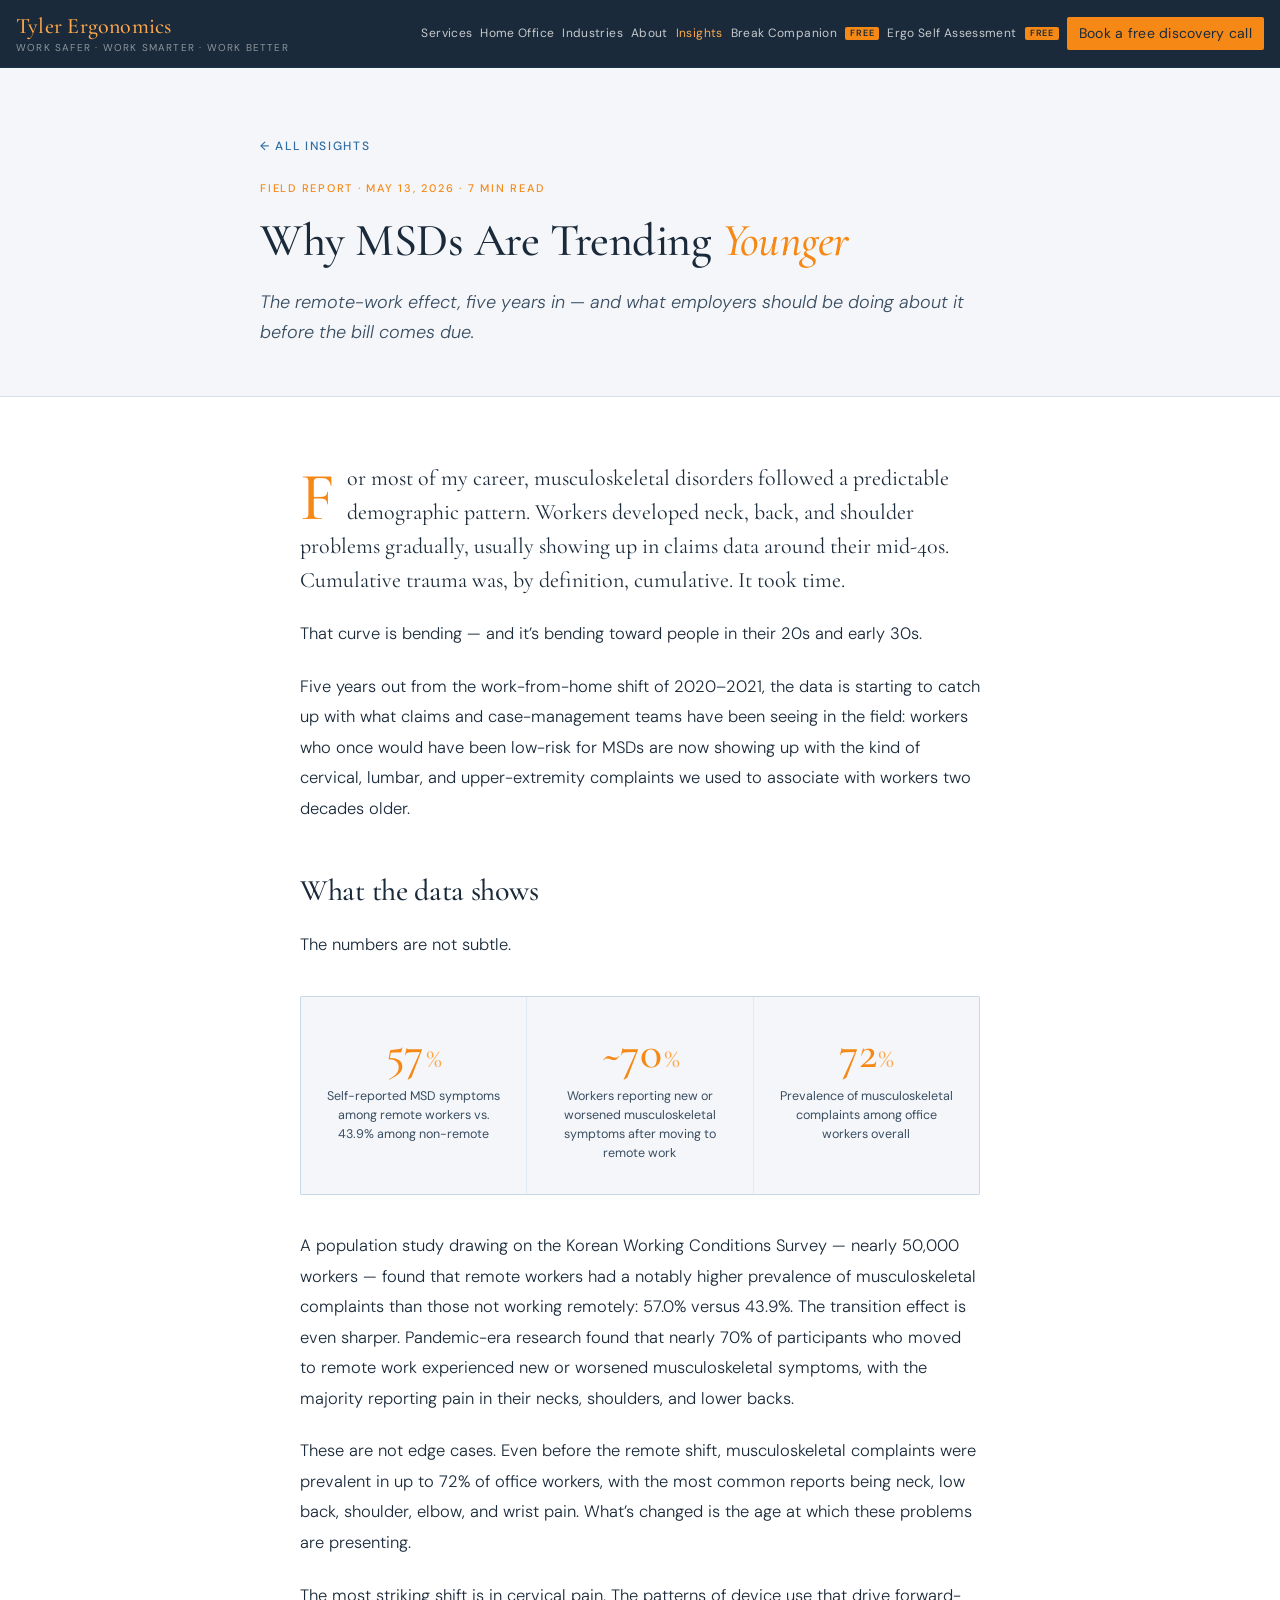
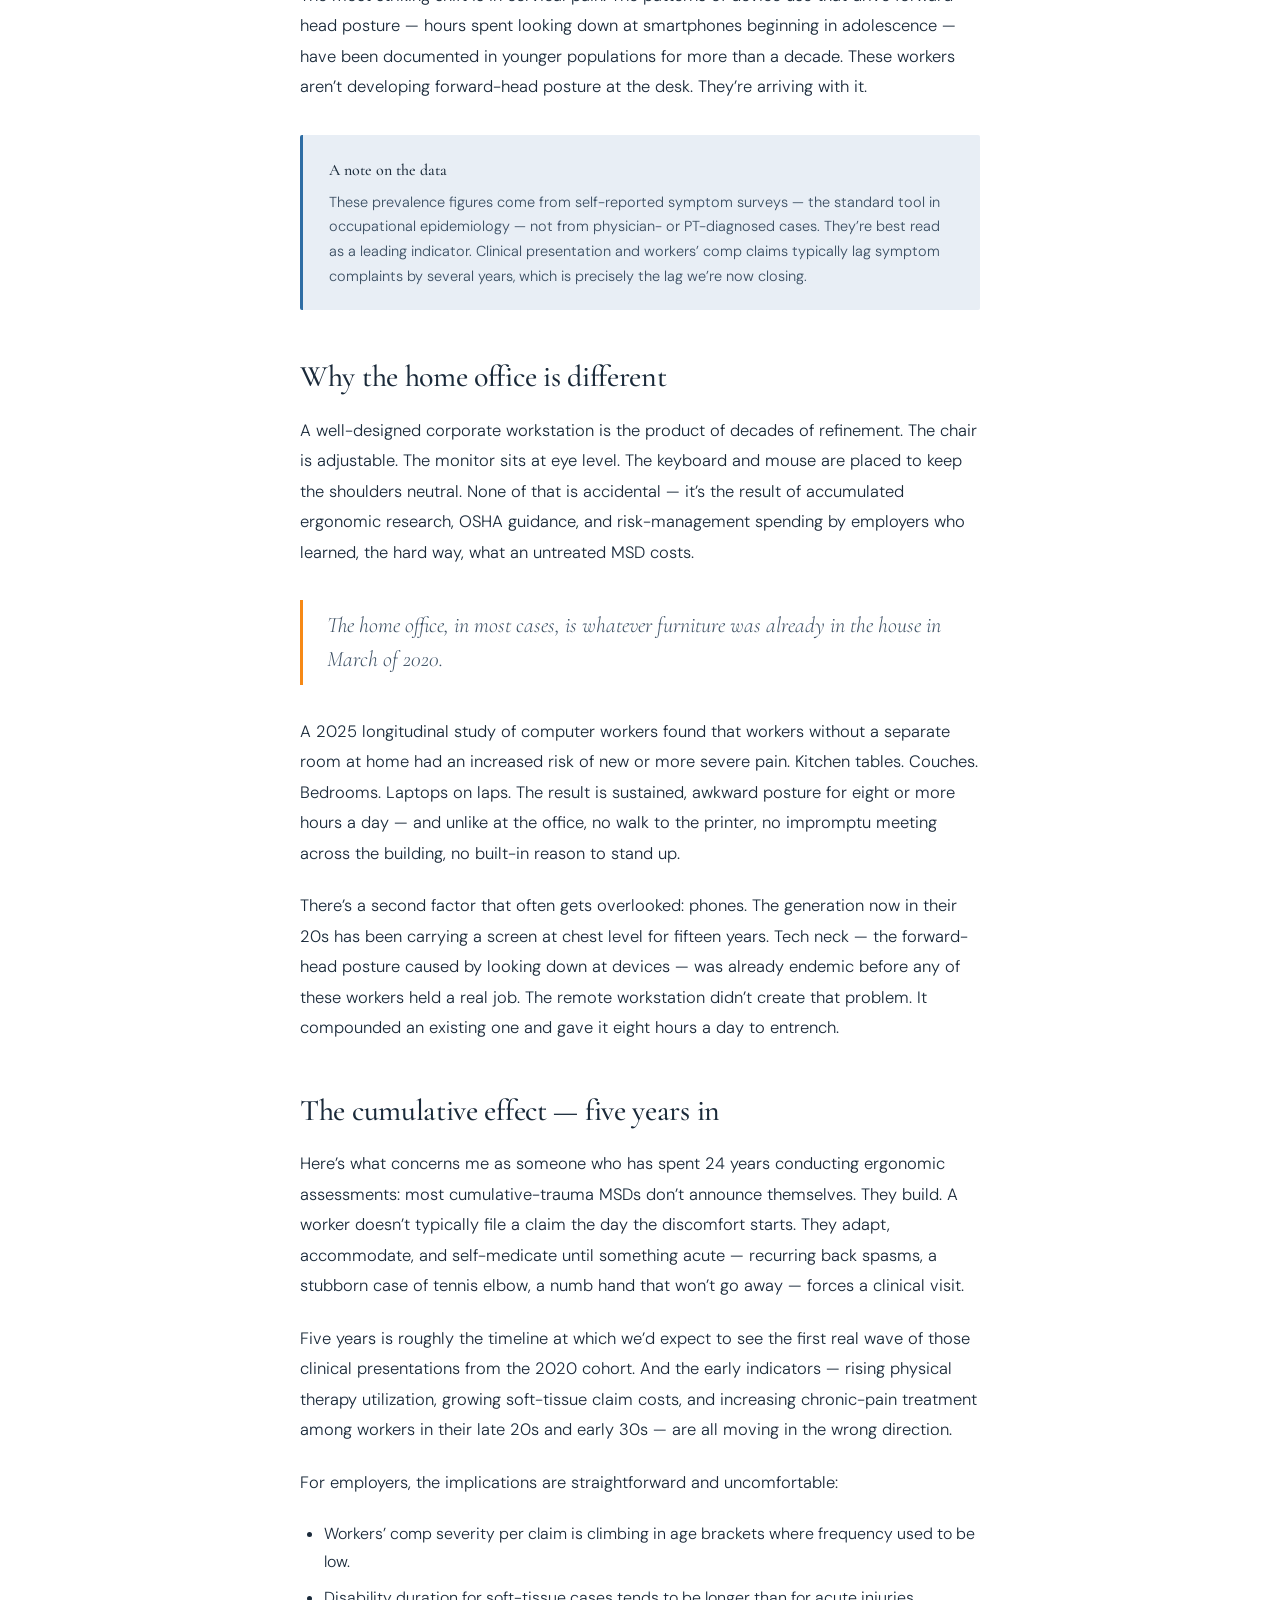
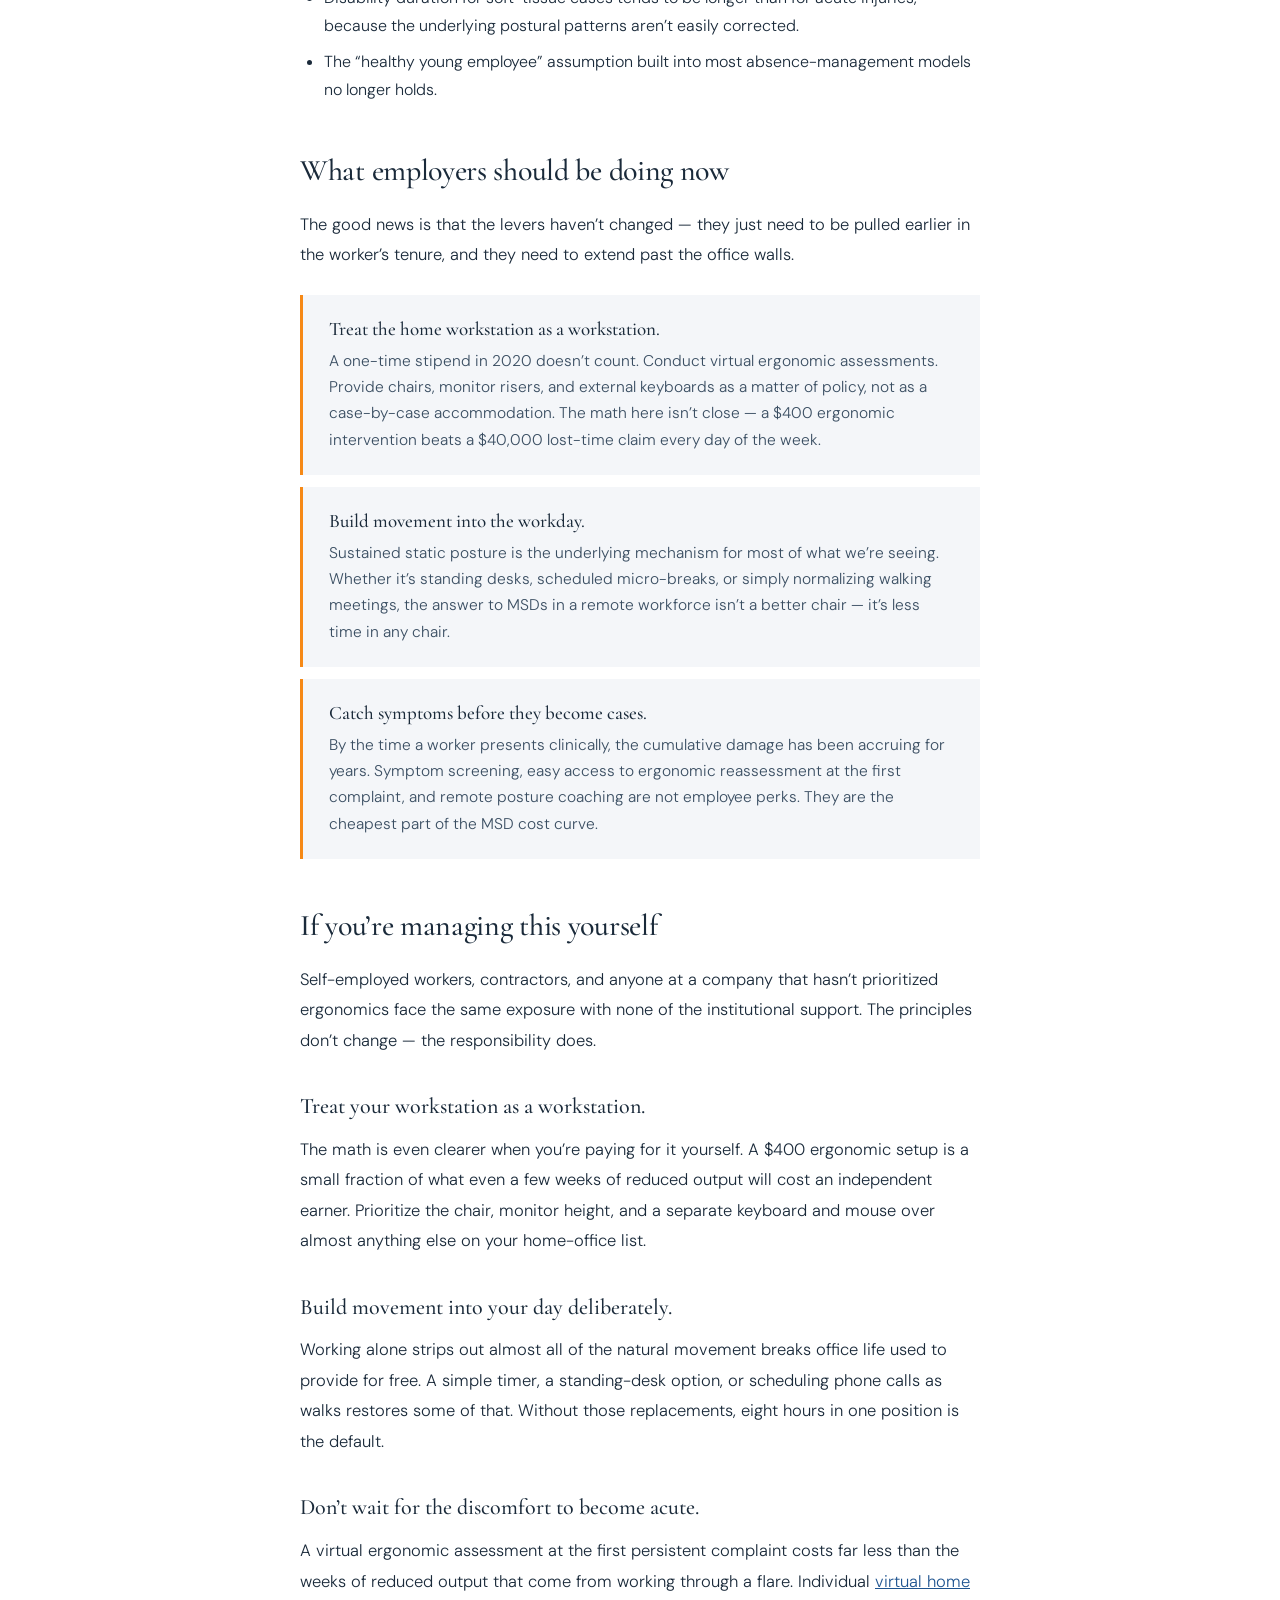
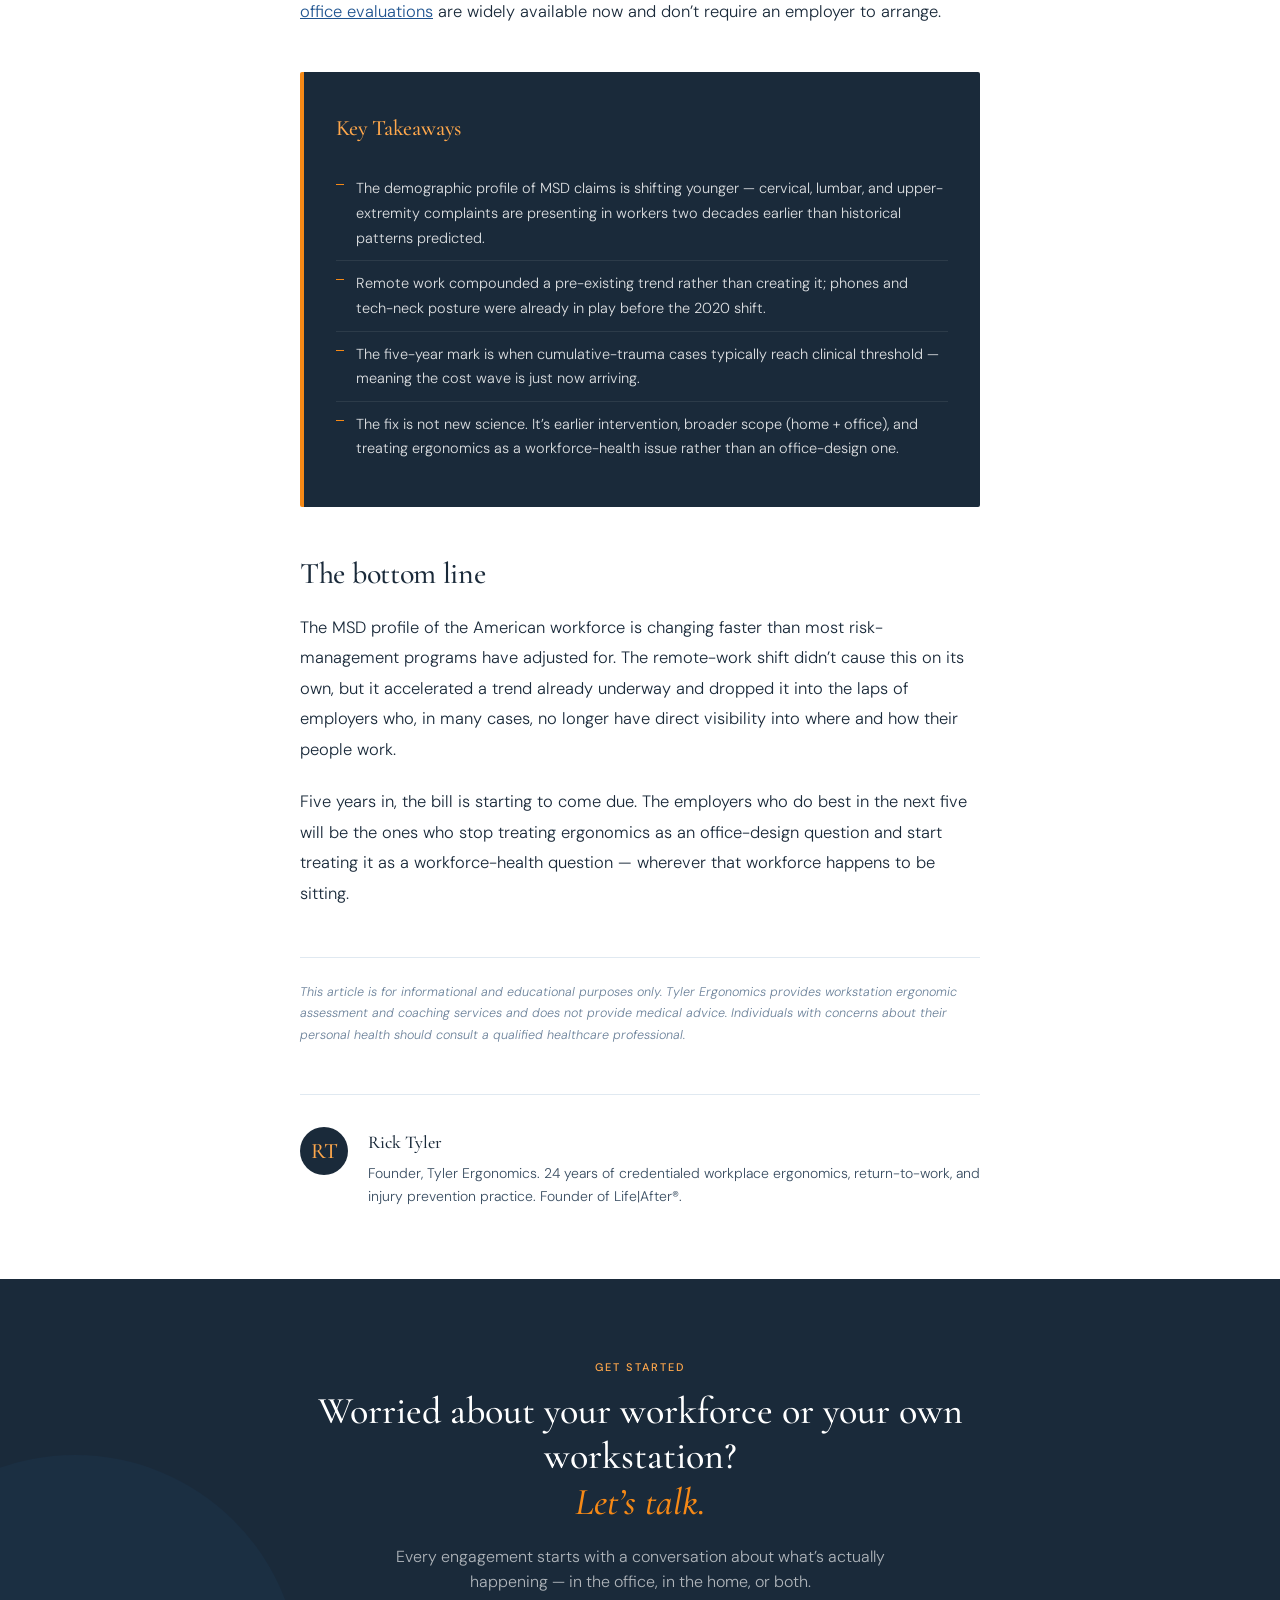
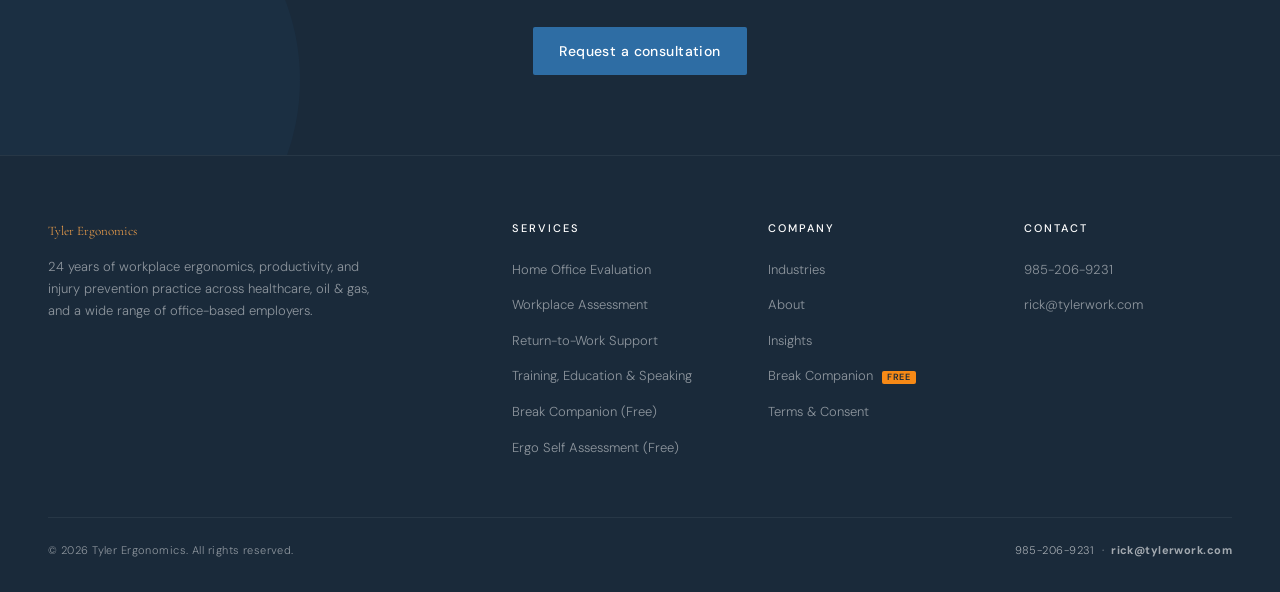
<file: te-06-insights-msds-trending-younger.html>
<!DOCTYPE html>
<html lang="en">
<head>
<meta charset="UTF-8">
<meta name="viewport" content="width=device-width, initial-scale=1.0">
<title>Why MSDs Are Trending Younger | Tyler Ergonomics Insights</title>
<meta name="description" content="Musculoskeletal disorder claims are showing up two decades earlier than they used to. The remote-work effect, five years in — and what employers should be doing about it before the bill comes due.">
<link rel="preconnect" href="https://fonts.googleapis.com">
<link href="https://fonts.googleapis.com/css2?family=Cormorant+Garamond:ital,wght@0,400;0,500;0,600;1,400;1,500&family=DM+Sans:wght@300;400;500&display=swap" rel="stylesheet">
<style>
*,*::before,*::after{box-sizing:border-box;margin:0;padding:0}
:root{--ink:#1a2a3a;--ink-lt:#1e3040;--blue:#2e6da4;--blue-dk:#1f5490;--ivory:#f4f6f9;--cream:#e8eef5;--gold:#f68916;--gold-lt:#ffa84c;--warm:#d4d8de;--mid:#3a4e62;--soft:#6a8099;--white:#ffffff;--border:rgba(46,109,164,0.15)}
body{font-family:'DM Sans',sans-serif;color:var(--ink);background:var(--white);line-height:1.6;font-weight:300}

/* NAV */
nav{display:flex;justify-content:space-between;align-items:center;padding:24px 48px;border-bottom:1px solid var(--border);background:var(--ink);position:sticky;top:0;z-index:100}
.nav-logo{display:flex;flex-direction:column;line-height:1.2}
.nav-logo-main{font-family:'Cormorant Garamond',serif;font-size:22px;font-weight:500;color:var(--gold-lt);letter-spacing:0.01em}
.nav-logo-sub{font-size:10px;color:rgba(255,255,255,0.5);font-weight:400;letter-spacing:0.12em;text-transform:uppercase;margin-top:2px}
.nav-links{display:flex;gap:36px;align-items:center}
.nav-links a{color:rgba(255,255,255,0.75);text-decoration:none;font-size:14px;font-weight:400;letter-spacing:0.02em;transition:color 0.2s}
.nav-links a:hover{color:var(--white)}
.nav-links a.current{color:var(--gold-lt)}
.btn-gold{background:var(--gold);color:var(--ink);padding:10px 20px;border:none;border-radius:2px;font-size:13px;font-weight:500;text-decoration:none;display:inline-block;font-family:'DM Sans',sans-serif;letter-spacing:0.03em}
.btn-primary{background:var(--blue);color:var(--white);padding:13px 26px;border:none;border-radius:2px;font-size:14px;font-weight:500;text-decoration:none;display:inline-block;font-family:'DM Sans',sans-serif;letter-spacing:0.03em}

/* ARTICLE HEADER */
.article-header{padding:64px 48px 48px;background:var(--ivory);border-bottom:1px solid var(--border)}
.article-header-inner{max-width:760px;margin:0 auto}
.article-back{font-size:12px;letter-spacing:0.14em;text-transform:uppercase;color:var(--blue);font-weight:500;text-decoration:none;margin-bottom:24px;display:inline-block}
.article-back:hover{color:var(--blue-dk)}
.article-meta-line{font-size:11px;font-weight:500;letter-spacing:0.16em;text-transform:uppercase;color:var(--gold);margin-bottom:16px}
.article-header h1{font-family:'Cormorant Garamond',serif;font-size:46px;font-weight:500;color:var(--ink);line-height:1.15;margin-bottom:20px;letter-spacing:-0.01em}
.article-header h1 em{color:var(--gold);font-style:italic}
.article-dek{font-size:18px;color:var(--mid);line-height:1.7;font-weight:300;font-style:italic}

/* ARTICLE BODY */
.article-body{padding:64px 48px;background:var(--white)}
.article-body-inner{max-width:680px;margin:0 auto;font-size:16.5px;color:var(--ink);line-height:1.85;font-weight:300}
.article-body-inner p{margin-bottom:22px}
.article-body-inner h2{font-family:'Cormorant Garamond',serif;font-size:30px;font-weight:500;color:var(--ink);line-height:1.25;margin-top:48px;margin-bottom:20px;letter-spacing:-0.01em}
.article-body-inner h3{font-family:'Cormorant Garamond',serif;font-size:22px;font-weight:500;color:var(--ink);line-height:1.3;margin-top:36px;margin-bottom:14px}
.article-body-inner blockquote{border-left:3px solid var(--gold);padding:8px 0 8px 24px;margin:32px 0;font-family:'Cormorant Garamond',serif;font-size:22px;font-style:italic;color:var(--mid);line-height:1.55}
.article-body-inner ul,.article-body-inner ol{margin-bottom:22px;padding-left:24px}
.article-body-inner li{margin-bottom:8px;font-size:16px;line-height:1.75}
.article-body-inner a{color:var(--blue-dk);text-decoration:underline}
.article-body-inner strong{color:var(--ink);font-weight:500}

/* LEDE WITH DROP CAP */
.lede{font-family:'Cormorant Garamond',serif;font-size:22px;line-height:1.55;color:var(--ink);margin-bottom:28px;font-weight:400}
.lede::first-letter{font-family:'Cormorant Garamond',serif;font-size:68px;font-weight:500;float:left;line-height:0.9;margin:6px 12px 0 0;color:var(--gold)}

/* STATS GRID */
.data-stats{display:grid;grid-template-columns:repeat(3,1fr);gap:1px;background:var(--border);margin:36px 0;border:1px solid var(--border);border-radius:2px;overflow:hidden}
.data-cell{background:var(--ivory);padding:32px 22px;text-align:center}
.stat-num{font-family:'Cormorant Garamond',serif;font-size:46px;color:var(--gold);font-weight:500;display:block;line-height:1;letter-spacing:-0.01em}
.stat-num .pct{font-size:28px;color:var(--gold-lt);margin-left:2px;font-weight:400}
.stat-label{font-size:12.5px;color:var(--mid);font-weight:400;margin-top:12px;display:block;line-height:1.5}

/* METHOD NOTE */
.method-note{background:var(--cream);border-left:3px solid var(--blue);padding:22px 26px;margin:32px 0;border-radius:2px;font-size:14.5px;color:var(--mid);line-height:1.7}
.method-note strong{display:block;color:var(--ink);font-family:'Cormorant Garamond',serif;font-size:16px;font-weight:500;margin-bottom:6px}

/* RECOMMENDATIONS LIST */
.rec-list{list-style:none!important;padding:0!important;margin:24px 0 32px!important}
.rec-list li{padding:22px 26px;border-left:3px solid var(--gold);background:var(--ivory);margin-bottom:12px;font-size:15.5px;line-height:1.7;color:var(--mid)}
.rec-list li strong{display:block;color:var(--ink);font-weight:500;font-family:'Cormorant Garamond',serif;font-size:19px;line-height:1.3;margin-bottom:6px}

/* TAKEAWAYS */
.takeaways{background:var(--ink);color:var(--white);padding:36px 32px;margin:44px 0;border-radius:2px;border-left:4px solid var(--gold)}
.takeaways h4{font-family:'Cormorant Garamond',serif;font-size:22px;color:var(--gold-lt);font-weight:500;margin-bottom:18px;letter-spacing:-0.01em}
.takeaways ul{list-style:none!important;padding:0!important;margin:0!important}
.takeaways li{font-size:14.5px;color:rgba(255,255,255,0.85);line-height:1.7;padding:10px 0 10px 20px;position:relative;border-bottom:1px solid rgba(255,255,255,0.08);margin-bottom:0!important;font-weight:300}
.takeaways li:last-child{border-bottom:none}
.takeaways li::before{content:'';position:absolute;left:0;top:18px;width:8px;height:1px;background:var(--gold)}

/* DISCLAIMER */
.article-disclaimer{font-size:12.5px;color:var(--soft);margin-top:48px;padding-top:24px;border-top:1px solid var(--border);line-height:1.7;font-weight:300;font-style:italic}

/* AUTHOR FOOTER */
.author-block{max-width:680px;margin:48px auto 0;padding-top:32px;border-top:1px solid var(--border);display:flex;gap:20px;align-items:flex-start}
.author-initial{width:48px;height:48px;border-radius:50%;background:var(--ink);color:var(--gold-lt);display:flex;align-items:center;justify-content:center;font-family:'Cormorant Garamond',serif;font-size:22px;font-weight:500;flex-shrink:0}
.author-text p{font-size:14px;color:var(--mid);line-height:1.7;margin-bottom:6px}
.author-text .author-name{font-family:'Cormorant Garamond',serif;font-size:18px;color:var(--ink);font-weight:500;margin-bottom:4px}

/* CTA */
.cta-section{background:var(--ink);padding:80px 48px;text-align:center;color:var(--white);position:relative;overflow:hidden}
.cta-section::after{content:'';position:absolute;bottom:-150px;left:-150px;width:450px;height:450px;border-radius:50%;background:rgba(46,109,164,0.08)}
.cta-section>*{position:relative;z-index:1}
.cta-section .eyebrow{color:var(--gold-lt);font-size:11px;font-weight:500;letter-spacing:0.18em;text-transform:uppercase;margin-bottom:12px}
.cta-section h2{font-family:'Cormorant Garamond',serif;font-size:38px;font-weight:500;color:var(--white);line-height:1.2;margin-bottom:18px;max-width:680px;margin-left:auto;margin-right:auto}
.cta-section h2 em{color:var(--gold);font-style:italic}
.cta-section p{font-size:16px;color:rgba(255,255,255,0.65);max-width:520px;margin:0 auto 32px;font-weight:300}

/* FOOTER */
footer{background:var(--ink);padding:64px 48px 32px;border-top:1px solid rgba(255,255,255,0.06);color:rgba(255,255,255,0.5)}
.footer-top{display:grid;grid-template-columns:2fr 1fr 1fr 1fr;gap:48px;margin-bottom:48px;max-width:1200px;margin-left:auto;margin-right:auto}
.footer-brand p{font-size:13px;line-height:1.7;font-weight:300;max-width:340px}
.footer-logo-main{font-family:'Cormorant Garamond',serif;font-size:22px;font-weight:500;color:var(--gold-lt);margin-bottom:14px}
.footer-nav-group h5{font-size:11px;font-weight:500;letter-spacing:0.18em;text-transform:uppercase;color:var(--white);margin-bottom:18px}
.footer-nav-group ul{list-style:none}
.footer-nav-group li{margin-bottom:10px}
.footer-nav-group a{color:rgba(255,255,255,0.5);text-decoration:none;font-size:13px;transition:color 0.2s}
.footer-nav-group a:hover{color:var(--gold-lt)}
.footer-bottom{display:flex;justify-content:space-between;align-items:center;padding-top:24px;border-top:1px solid rgba(255,255,255,0.06);font-size:11px;letter-spacing:0.04em;max-width:1200px;margin:0 auto}

/* ============================================
   RESPONSIVE — TABLET & MOBILE
   ============================================ */
@media (max-width: 968px) {
  nav { padding: 16px 20px; gap: 16px; }
  .nav-logo-main { font-size: 18px; }
  .nav-logo-sub { font-size: 9px; }
  .nav-links { gap: 14px; flex-wrap: wrap; }
  .nav-links a:not(.btn-gold) { font-size: 12.5px; }
  section { padding-left: 20px !important; padding-right: 20px !important; }
  .article-header { padding: 48px 20px 32px; }
  .article-header h1 { font-size: 36px; }
  .article-body { padding: 48px 20px; }
  .article-body-inner { font-size: 16px; }
  .article-body-inner h2 { font-size: 26px; }
  .data-stats { grid-template-columns: 1fr; }
  .stat-num { font-size: 38px; }
  .cta-section { padding: 60px 20px; }
  .cta-section h2 { font-size: 32px; }
  footer { padding: 48px 20px 24px; }
  .footer-top { grid-template-columns: 1fr 1fr; gap: 32px; }
  .footer-bottom { flex-direction: column; gap: 12px; text-align: center; }
}
@media (max-width: 640px) {
  nav { padding: 14px 16px; }
  .nav-links a:not(.btn-gold) { display: none; }
  .nav-logo-main { font-size: 17px; }
  .nav-logo-sub { display: none; }
  .btn-gold { padding: 9px 16px; font-size: 12.5px; }
  section { padding-left: 16px !important; padding-right: 16px !important; padding-top: 40px !important; padding-bottom: 40px !important; }
  .article-header { padding: 40px 16px 32px !important; }
  .article-header h1 { font-size: 32px !important; }
  .article-dek { font-size: 15px; }
  h2 { font-size: 26px !important; }
  h3 { font-size: 19px !important; }
  .article-body { padding: 32px 16px !important; }
  .article-body-inner { font-size: 15.5px; line-height: 1.7; }
  .article-body-inner h2 { font-size: 24px !important; margin-top: 32px !important; }
  .article-body-inner h3 { font-size: 18px !important; }
  .article-body-inner blockquote { font-size: 18px !important; padding: 4px 0 4px 18px !important; }
  .article-body-inner li { font-size: 15px !important; }
  .lede { font-size: 19px !important; }
  .lede::first-letter { font-size: 56px !important; }
  .footer-top { grid-template-columns: 1fr !important; gap: 28px !important; }
  .cta-section { padding: 48px 16px !important; }
  .cta-section h2 { font-size: 26px !important; }
  .takeaways { padding: 28px 22px !important; }
  .takeaways h4 { font-size: 20px !important; }
  .takeaways li { font-size: 13.5px !important; }
  .rec-list li { padding: 18px 20px !important; font-size: 15px !important; }
  .method-note { padding: 18px 22px !important; font-size: 14px !important; }
}

.nav-free-badge{display:inline-block;background:var(--gold);color:var(--ink);font-size:9px;font-weight:600;padding:2px 5px;margin-left:5px;letter-spacing:0.08em;text-transform:uppercase;border-radius:2px;vertical-align:middle;line-height:1}

/* ============================================
   MOBILE HAMBURGER MENU
   ============================================ */
.mobile-menu-toggle { display: none; background: transparent; border: none; color: #fff; cursor: pointer; padding: 6px; align-items: center; justify-content: center; }
.mobile-menu-close { display: none; }

@media (max-width: 640px) {
  .mobile-menu-toggle { display: flex !important; order: 99; }
  .mobile-menu-toggle svg { width: 26px; height: 26px; stroke: rgba(255,255,255,0.9); }
  
  /* Hide everything in nav-links by default on phone — overlay takes over */
  .nav-links { display: none !important; }
  
  /* When mobile menu is open, transform nav-links into full-height slide-out panel */
  .nav-links.mobile-open {
    display: flex !important;
    flex-direction: column !important;
    align-items: stretch !important;
    position: fixed !important;
    top: 0 !important;
    right: 0 !important;
    width: 84% !important;
    max-width: 320px !important;
    height: 100vh !important;
    background: #1a2a3a !important;
    padding: 68px 28px 32px !important;
    margin: 0 !important;
    gap: 0 !important;
    z-index: 9999 !important;
    overflow-y: auto !important;
    box-shadow: -8px 0 30px rgba(0,0,0,0.3);
  }
  .nav-links.mobile-open li { list-style: none !important; }
  .nav-links.mobile-open a {
    display: block !important;
    color: rgba(255,255,255,0.85) !important;
    text-decoration: none !important;
    font-size: 16px !important;
    font-weight: 400 !important;
    padding: 16px 0 !important;
    border-bottom: 1px solid rgba(255,255,255,0.08) !important;
    background: transparent !important;
    letter-spacing: 0.02em !important;
    text-transform: none !important;
  }
  .nav-links.mobile-open a:hover, .nav-links.mobile-open a.current, .nav-links.mobile-open a.active { color: #ffa84c !important; }
  .nav-links.mobile-open a.btn-gold, .nav-links.mobile-open a.nav-cta {
    background: #f68916 !important;
    color: #1a2a3a !important;
    text-align: center;
    padding: 14px 20px !important;
    border-radius: 2px;
    border-bottom: none !important;
    margin-top: 20px;
    font-weight: 500 !important;
  }
  .mobile-menu-close {
    display: block !important;
    position: absolute;
    top: 14px;
    right: 16px;
    background: transparent;
    border: none;
    color: rgba(255,255,255,0.9);
    font-size: 32px;
    cursor: pointer;
    padding: 6px 12px;
    line-height: 1;
    z-index: 10000;
  }
  /* Dedicated backdrop element (replaces ::before pseudo-element for iOS reliability) */
  .mobile-menu-backdrop {
    display: none;
    position: fixed;
    inset: 0;
    background: rgba(0,0,0,0.5);
    z-index: 9998;
  }
  .mobile-menu-backdrop.show {
    display: block;
  }
  /* Ensure links and buttons inside open menu are tappable on iOS */
  .nav-links.mobile-open a,
  .nav-links.mobile-open .mobile-menu-close {
    pointer-events: auto !important;
    cursor: pointer !important;
    -webkit-tap-highlight-color: rgba(255,255,255,0.1);
    position: relative;
    z-index: 1;
  }
  body.mobile-nav-open { overflow: hidden; }
}


/* ============================================
   UNIVERSAL MOBILE GRID COLLAPSE — prevent horizontal overflow on phone
   ============================================ */
@media (max-width: 968px) {
  .industries-grid, .gallery-grid, .symptoms-grid, .who-grid {
    grid-template-columns: 1fr 1fr !important;
    gap: 16px !important;
  }
  .stat-strip-inner, .process-steps, .data-stats, .stats-grid {
    grid-template-columns: 1fr 1fr !important;
    gap: 28px !important;
  }
}
@media (max-width: 540px) {
  .industries-grid, .gallery-grid, .symptoms-grid, .who-grid,
  .stat-strip-inner, .process-steps, .data-stats, .stats-grid {
    grid-template-columns: 1fr !important;
    gap: 18px !important;
  }
}

/* Belt-and-braces: prevent horizontal scroll at the page level */
html, body { overflow-x: hidden; max-width: 100vw; }


/* NEW MOBILE MENU SYSTEM (replaces old hamburger) */
@media (max-width: 640px) {
  #rt-mobile-toggle { display: block !important; }
  .nav-links { display: none !important; }
  .nav { padding: 12px 16px !important; }
}


/* Hide the OLD hamburger button (from previous JS code) — use only the new one */
@media (max-width: 640px) {
  .mobile-menu-toggle { display: none !important; }
  .nav-links.mobile-open { display: none !important; }
}

</style>
<link rel="icon" href="favicon.ico" sizes="any">
<link rel="icon" type="image/png" sizes="32x32" href="favicon-32.png">
<link rel="apple-touch-icon" href="apple-touch-icon.png">
<link rel="stylesheet" href="site.css">
<script src="booking-config.js?v=20261102b"></script>
<script src="site.js?v=20261102b" defer></script>
</head>
<body>

<nav>
  <div class="nav-logo">
    <span class="nav-logo-main">Tyler Ergonomics</span>
    <span class="nav-logo-sub">Work safer &middot; Work smarter &middot; Work better</span>
  </div>
  <div class="nav-links">
    <a href="te-02-services.html">Services</a>
    <a href="te-03-home-office.html">Home Office</a>
    <a href="te-04-industries.html">Industries</a>
    <a href="te-05-about.html">About</a>
    <a href="te-06-insights.html" class="current">Insights</a>
    <a href="te-07-break-companion.html">Break Companion <span class="nav-free-badge">Free</span></a>
    <a href="ergo-self-assessment.html">Ergo Self Assessment <span class="nav-free-badge">Free</span></a>
    <a href="https://calendly.com/rick-tylerwork/free-ergonomic-discovery-call" class="btn-gold" data-booking target="_blank" rel="noopener">Book a free discovery call</a>
  </div>
  <button id="rt-mobile-toggle" onclick="document.getElementById('rt-mobile-menu').style.display='block';document.getElementById('rt-mobile-backdrop').style.display='block';" style="display:none;background:transparent;border:none;color:white;cursor:pointer;padding:8px 12px;" aria-label="Open menu">
    <svg viewBox="0 0 24 24" width="26" height="26" fill="none" stroke="currentColor" stroke-width="2" stroke-linecap="round"><line x1="3" y1="6" x2="21" y2="6"></line><line x1="3" y1="12" x2="21" y2="12"></line><line x1="3" y1="18" x2="21" y2="18"></line></svg>
  </button>
</nav>
<!-- BRAND NEW MOBILE MENU (separate from main nav for iOS reliability) -->
<div id="rt-mobile-menu" style="display:none;position:fixed;top:0;right:0;bottom:0;width:84%;max-width:320px;background:#1a2a3a;z-index:99999;padding:60px 28px 32px;overflow-y:auto;box-shadow:-8px 0 30px rgba(0,0,0,0.3);box-sizing:border-box;">
  <button onclick="document.getElementById('rt-mobile-menu').style.display='none';document.getElementById('rt-mobile-backdrop').style.display='none';" style="position:absolute;top:14px;right:16px;background:transparent;border:none;color:white;font-size:32px;cursor:pointer;padding:6px 12px;line-height:1;font-family:inherit;" aria-label="Close menu">&times;</button>
  <button onclick="location.href='index.html'" style="display:block;width:100%;text-align:left;background:transparent;border:none;border-bottom:1px solid rgba(255,255,255,0.08);color:rgba(255,255,255,0.85);font-size:16px;padding:16px 0;cursor:pointer;font-family:inherit;">Home</button>
  <button onclick="location.href='te-02-services.html'" style="display:block;width:100%;text-align:left;background:transparent;border:none;border-bottom:1px solid rgba(255,255,255,0.08);color:rgba(255,255,255,0.85);font-size:16px;padding:16px 0;cursor:pointer;font-family:inherit;">Services</button>
  <button onclick="location.href='te-03-home-office.html'" style="display:block;width:100%;text-align:left;background:transparent;border:none;border-bottom:1px solid rgba(255,255,255,0.08);color:rgba(255,255,255,0.85);font-size:16px;padding:16px 0;cursor:pointer;font-family:inherit;">Home Office</button>
  <button onclick="location.href='te-04-industries.html'" style="display:block;width:100%;text-align:left;background:transparent;border:none;border-bottom:1px solid rgba(255,255,255,0.08);color:rgba(255,255,255,0.85);font-size:16px;padding:16px 0;cursor:pointer;font-family:inherit;">Industries</button>
  <button onclick="location.href='te-05-about.html'" style="display:block;width:100%;text-align:left;background:transparent;border:none;border-bottom:1px solid rgba(255,255,255,0.08);color:rgba(255,255,255,0.85);font-size:16px;padding:16px 0;cursor:pointer;font-family:inherit;">About</button>
  <button onclick="location.href='te-06-insights.html'" style="display:block;width:100%;text-align:left;background:transparent;border:none;border-bottom:1px solid rgba(255,255,255,0.08);color:rgba(255,255,255,0.85);font-size:16px;padding:16px 0;cursor:pointer;font-family:inherit;">Insights</button>
  <button onclick="location.href='te-07-break-companion.html'" style="display:block;width:100%;text-align:left;background:transparent;border:none;border-bottom:1px solid rgba(255,255,255,0.08);color:rgba(255,255,255,0.85);font-size:16px;padding:16px 0;cursor:pointer;font-family:inherit;">Break Companion <span style="background:#f68916;color:#1a2a3a;font-size:10px;padding:2px 6px;border-radius:2px;font-weight:600;margin-left:6px;">FREE</span></button>
  <button onclick="location.href='ergo-self-assessment.html'" style="display:block;width:100%;text-align:left;background:transparent;border:none;border-bottom:1px solid rgba(255,255,255,0.08);color:rgba(255,255,255,0.85);font-size:16px;padding:16px 0;cursor:pointer;font-family:inherit;">Ergo Self Assessment <span style="background:#f68916;color:#1a2a3a;font-size:10px;padding:2px 6px;border-radius:2px;font-weight:600;margin-left:6px;">FREE</span></button>
  <button data-booking onclick="window.open('https://calendly.com/rick-tylerwork/free-ergonomic-discovery-call','_blank','noopener');return false;" style="display:block;width:100%;text-align:center;background:#f68916;border:none;color:#1a2a3a;font-size:14px;padding:14px 20px;cursor:pointer;font-family:inherit;margin-top:20px;font-weight:500;border-radius:2px;">Book a free discovery call</button>
</div>
<div id="rt-mobile-backdrop" onclick="document.getElementById('rt-mobile-menu').style.display='none';document.getElementById('rt-mobile-backdrop').style.display='none';" style="display:none;position:fixed;inset:0;background:rgba(0,0,0,0.5);z-index:99998;"></div>


<!-- ARTICLE HEADER -->
<div class="article-header">
  <div class="article-header-inner">
    <a href="te-06-insights.html" class="article-back">&larr; All insights</a>
    <p class="article-meta-line">Field Report &middot; May 13, 2026 &middot; 7 min read</p>
    <h1>Why MSDs Are Trending <em>Younger</em></h1>
    <p class="article-dek">The remote-work effect, five years in &mdash; and what employers should be doing about it before the bill comes due.</p>
  </div>
</div>

<!-- ARTICLE BODY -->
<section class="article-body">
  <div class="article-body-inner">

    <p class="lede">For most of my career, musculoskeletal disorders followed a predictable demographic pattern. Workers developed neck, back, and shoulder problems gradually, usually showing up in claims data around their mid-40s. Cumulative trauma was, by definition, cumulative. It took time.</p>

    <p>That curve is bending &mdash; and it&rsquo;s bending toward people in their 20s and early 30s.</p>

    <p>Five years out from the work-from-home shift of 2020&ndash;2021, the data is starting to catch up with what claims and case-management teams have been seeing in the field: workers who once would have been low-risk for MSDs are now showing up with the kind of cervical, lumbar, and upper-extremity complaints we used to associate with workers two decades older.</p>

    <h2>What the data shows</h2>

    <p>The numbers are not subtle.</p>

    <div class="data-stats">
      <div class="data-cell">
        <span class="stat-num">57<span class="pct">%</span></span>
        <span class="stat-label">Self-reported MSD symptoms among remote workers vs. 43.9% among non-remote</span>
      </div>
      <div class="data-cell">
        <span class="stat-num">~70<span class="pct">%</span></span>
        <span class="stat-label">Workers reporting new or worsened musculoskeletal symptoms after moving to remote work</span>
      </div>
      <div class="data-cell">
        <span class="stat-num">72<span class="pct">%</span></span>
        <span class="stat-label">Prevalence of musculoskeletal complaints among office workers overall</span>
      </div>
    </div>

    <p>A population study drawing on the Korean Working Conditions Survey &mdash; nearly 50,000 workers &mdash; found that remote workers had a notably higher prevalence of musculoskeletal complaints than those not working remotely: 57.0% versus 43.9%. The transition effect is even sharper. Pandemic-era research found that nearly 70% of participants who moved to remote work experienced new or worsened musculoskeletal symptoms, with the majority reporting pain in their necks, shoulders, and lower backs.</p>

    <p>These are not edge cases. Even before the remote shift, musculoskeletal complaints were prevalent in up to 72% of office workers, with the most common reports being neck, low back, shoulder, elbow, and wrist pain. What&rsquo;s changed is the age at which these problems are presenting.</p>

    <p>The most striking shift is in cervical pain. The patterns of device use that drive forward-head posture &mdash; hours spent looking down at smartphones beginning in adolescence &mdash; have been documented in younger populations for more than a decade. These workers aren&rsquo;t developing forward-head posture at the desk. They&rsquo;re arriving with it.</p>

    <div class="method-note">
      <strong>A note on the data</strong>
      These prevalence figures come from self-reported symptom surveys &mdash; the standard tool in occupational epidemiology &mdash; not from physician- or PT-diagnosed cases. They&rsquo;re best read as a leading indicator. Clinical presentation and workers&rsquo; comp claims typically lag symptom complaints by several years, which is precisely the lag we&rsquo;re now closing.
    </div>

    <h2>Why the home office is different</h2>

    <p>A well-designed corporate workstation is the product of decades of refinement. The chair is adjustable. The monitor sits at eye level. The keyboard and mouse are placed to keep the shoulders neutral. None of that is accidental &mdash; it&rsquo;s the result of accumulated ergonomic research, OSHA guidance, and risk-management spending by employers who learned, the hard way, what an untreated MSD costs.</p>

    <blockquote>
      The home office, in most cases, is whatever furniture was already in the house in March of 2020.
    </blockquote>

    <p>A 2025 longitudinal study of computer workers found that workers without a separate room at home had an increased risk of new or more severe pain. Kitchen tables. Couches. Bedrooms. Laptops on laps. The result is sustained, awkward posture for eight or more hours a day &mdash; and unlike at the office, no walk to the printer, no impromptu meeting across the building, no built-in reason to stand up.</p>

    <p>There&rsquo;s a second factor that often gets overlooked: phones. The generation now in their 20s has been carrying a screen at chest level for fifteen years. Tech neck &mdash; the forward-head posture caused by looking down at devices &mdash; was already endemic before any of these workers held a real job. The remote workstation didn&rsquo;t create that problem. It compounded an existing one and gave it eight hours a day to entrench.</p>

    <h2>The cumulative effect &mdash; five years in</h2>

    <p>Here&rsquo;s what concerns me as someone who has spent 24 years conducting ergonomic assessments: most cumulative-trauma MSDs don&rsquo;t announce themselves. They build. A worker doesn&rsquo;t typically file a claim the day the discomfort starts. They adapt, accommodate, and self-medicate until something acute &mdash; recurring back spasms, a stubborn case of tennis elbow, a numb hand that won&rsquo;t go away &mdash; forces a clinical visit.</p>

    <p>Five years is roughly the timeline at which we&rsquo;d expect to see the first real wave of those clinical presentations from the 2020 cohort. And the early indicators &mdash; rising physical therapy utilization, growing soft-tissue claim costs, and increasing chronic-pain treatment among workers in their late 20s and early 30s &mdash; are all moving in the wrong direction.</p>

    <p>For employers, the implications are straightforward and uncomfortable:</p>

    <ul>
      <li>Workers&rsquo; comp severity per claim is climbing in age brackets where frequency used to be low.</li>
      <li>Disability duration for soft-tissue cases tends to be longer than for acute injuries, because the underlying postural patterns aren&rsquo;t easily corrected.</li>
      <li>The &ldquo;healthy young employee&rdquo; assumption built into most absence-management models no longer holds.</li>
    </ul>

    <h2>What employers should be doing now</h2>

    <p>The good news is that the levers haven&rsquo;t changed &mdash; they just need to be pulled earlier in the worker&rsquo;s tenure, and they need to extend past the office walls.</p>

    <ul class="rec-list">
      <li>
        <strong>Treat the home workstation as a workstation.</strong>
        A one-time stipend in 2020 doesn&rsquo;t count. Conduct virtual ergonomic assessments. Provide chairs, monitor risers, and external keyboards as a matter of policy, not as a case-by-case accommodation. The math here isn&rsquo;t close &mdash; a $400 ergonomic intervention beats a $40,000 lost-time claim every day of the week.
      </li>
      <li>
        <strong>Build movement into the workday.</strong>
        Sustained static posture is the underlying mechanism for most of what we&rsquo;re seeing. Whether it&rsquo;s standing desks, scheduled micro-breaks, or simply normalizing walking meetings, the answer to MSDs in a remote workforce isn&rsquo;t a better chair &mdash; it&rsquo;s less time in any chair.
      </li>
      <li>
        <strong>Catch symptoms before they become cases.</strong>
        By the time a worker presents clinically, the cumulative damage has been accruing for years. Symptom screening, easy access to ergonomic reassessment at the first complaint, and remote posture coaching are not employee perks. They are the cheapest part of the MSD cost curve.
      </li>
    </ul>

    <h2>If you&rsquo;re managing this yourself</h2>

    <p>Self-employed workers, contractors, and anyone at a company that hasn&rsquo;t prioritized ergonomics face the same exposure with none of the institutional support. The principles don&rsquo;t change &mdash; the responsibility does.</p>

    <h3>Treat your workstation as a workstation.</h3>
    <p>The math is even clearer when you&rsquo;re paying for it yourself. A $400 ergonomic setup is a small fraction of what even a few weeks of reduced output will cost an independent earner. Prioritize the chair, monitor height, and a separate keyboard and mouse over almost anything else on your home-office list.</p>

    <h3>Build movement into your day deliberately.</h3>
    <p>Working alone strips out almost all of the natural movement breaks office life used to provide for free. A simple timer, a standing-desk option, or scheduling phone calls as walks restores some of that. Without those replacements, eight hours in one position is the default.</p>

    <h3>Don&rsquo;t wait for the discomfort to become acute.</h3>
    <p>A virtual ergonomic assessment at the first persistent complaint costs far less than the weeks of reduced output that come from working through a flare. Individual <a href="te-03-home-office.html">virtual home office evaluations</a> are widely available now and don&rsquo;t require an employer to arrange.</p>

    <div class="takeaways">
      <h4>Key Takeaways</h4>
      <ul>
        <li>The demographic profile of MSD claims is shifting younger &mdash; cervical, lumbar, and upper-extremity complaints are presenting in workers two decades earlier than historical patterns predicted.</li>
        <li>Remote work compounded a pre-existing trend rather than creating it; phones and tech-neck posture were already in play before the 2020 shift.</li>
        <li>The five-year mark is when cumulative-trauma cases typically reach clinical threshold &mdash; meaning the cost wave is just now arriving.</li>
        <li>The fix is not new science. It&rsquo;s earlier intervention, broader scope (home + office), and treating ergonomics as a workforce-health issue rather than an office-design one.</li>
      </ul>
    </div>

    <h2>The bottom line</h2>

    <p>The MSD profile of the American workforce is changing faster than most risk-management programs have adjusted for. The remote-work shift didn&rsquo;t cause this on its own, but it accelerated a trend already underway and dropped it into the laps of employers who, in many cases, no longer have direct visibility into where and how their people work.</p>

    <p>Five years in, the bill is starting to come due. The employers who do best in the next five will be the ones who stop treating ergonomics as an office-design question and start treating it as a workforce-health question &mdash; wherever that workforce happens to be sitting.</p>

    <p class="article-disclaimer">This article is for informational and educational purposes only. Tyler Ergonomics provides workstation ergonomic assessment and coaching services and does not provide medical advice. Individuals with concerns about their personal health should consult a qualified healthcare professional.</p>

    <!-- AUTHOR BLOCK -->
    <div class="author-block">
      <div class="author-initial">RT</div>
      <div class="author-text">
        <p class="author-name">Rick Tyler</p>
        <p>Founder, Tyler Ergonomics. 24 years of credentialed workplace ergonomics, return-to-work, and injury prevention practice. Founder of Life|After&reg;.</p>
      </div>
    </div>

  </div>
</section>

<!-- CTA -->
<section class="cta-section">
  <p class="eyebrow">Get started</p>
  <h2>Worried about your workforce or your own workstation?<br><em>Let&rsquo;s talk.</em></h2>
  <p>Every engagement starts with a conversation about what&rsquo;s actually happening &mdash; in the office, in the home, or both.</p>
  <a href="te-02-services.html#contact" class="btn-primary">Request a consultation</a>
</section>

<footer>
  <div class="footer-top">
    <div class="footer-brand">
      <p class="footer-logo-main">Tyler Ergonomics</p>
      <p>24 years of workplace ergonomics, productivity, and injury prevention practice across healthcare, oil &amp; gas, and a wide range of office-based employers.</p>
    </div>
    <div class="footer-nav-group">
      <h5>Services</h5>
      <ul>
        <li><a href="te-03-home-office.html">Home Office Evaluation</a></li>
        <li><a href="te-02-services.html">Workplace Assessment</a></li>
        <li><a href="te-02-services.html">Return-to-Work Support</a></li>
        <li><a href="te-02-services.html">Training, Education &amp; Speaking</a></li>
        <li><a href="te-07-break-companion.html">Break Companion (Free)</a></li>
        <li><a href="ergo-self-assessment.html">Ergo Self Assessment (Free)</a></li>
      </ul>
    </div>
    <div class="footer-nav-group">
      <h5>Company</h5>
      <ul>
        <li><a href="te-04-industries.html">Industries</a></li>
        <li><a href="te-05-about.html">About</a></li>
        <li><a href="te-06-insights.html">Insights</a></li>
        <li><a href="te-07-break-companion.html">Break Companion <span class="nav-free-badge">Free</span></a></li>
        <li><a href="terms-and-consent/">Terms &amp; Consent</a></li>
      </ul>
    </div>
    <div class="footer-nav-group">
      <h5>Contact</h5>
      <ul>
        <li><a href="tel:985-206-9231">985-206-9231</a></li>
        <li><a href="mailto:rick@tylerwork.com">rick@tylerwork.com</a></li>
      </ul>
    </div>
  </div>
  <div class="footer-bottom">
    <span>&copy; 2026 Tyler Ergonomics. All rights reserved.</span>
    <span style="color:rgba(255,255,255,0.6)">985-206-9231 &nbsp;&middot;&nbsp; <strong>rick@tylerwork.com</strong></span>
  </div>
</footer>


<script>
(function() {
  const nav = document.querySelector('nav');
  const navLinks = document.querySelector('.nav-links');
  if (!nav || !navLinks) return;
  
  // Create hamburger button
  const hamburger = document.createElement('button');
  hamburger.className = 'mobile-menu-toggle';
  hamburger.setAttribute('aria-label', 'Open menu');
  hamburger.innerHTML = '<svg viewBox="0 0 24 24" fill="none" stroke="currentColor" stroke-width="2" stroke-linecap="round"><line x1="3" y1="6" x2="21" y2="6"></line><line x1="3" y1="12" x2="21" y2="12"></line><line x1="3" y1="18" x2="21" y2="18"></line></svg>';
  nav.appendChild(hamburger);
  
  // Create close button inside nav-links
  const closer = document.createElement('button');
  closer.className = 'mobile-menu-close';
  closer.setAttribute('aria-label', 'Close menu');
  closer.innerHTML = '&times;';
  navLinks.insertBefore(closer, navLinks.firstChild);
  
  // Create dedicated backdrop element (more reliable than ::before pseudo-element on iOS)
  const backdrop = document.createElement('div');
  backdrop.className = 'mobile-menu-backdrop';
  document.body.appendChild(backdrop);
  
  function openMenu() {
    navLinks.classList.add('mobile-open');
    document.body.classList.add('mobile-nav-open');
    backdrop.classList.add('show');
  }
  
  function closeMenu() {
    navLinks.classList.remove('mobile-open');
    document.body.classList.remove('mobile-nav-open');
    backdrop.classList.remove('show');
  }
  
  hamburger.addEventListener('click', function(e) {
    e.stopPropagation();
    openMenu();
  });
  
  closer.addEventListener('click', function(e) {
    e.stopPropagation();
    closeMenu();
  });
  
  // Backdrop tap closes menu - dedicated handler, no document-level interference
  backdrop.addEventListener('click', closeMenu);
  
  // iOS Safari fix: programmatically navigate on link tap (default <a> behavior 
  // sometimes fails inside position:fixed elements with high z-index)
  navLinks.addEventListener('click', function(e) {
    var link = e.target.closest('a');
    if (link && link.href && !link.classList.contains('mobile-menu-close')) {
      e.preventDefault();
      window.location.href = link.href;
    }
  });
})();
</script>
</body>
</html>
</file>
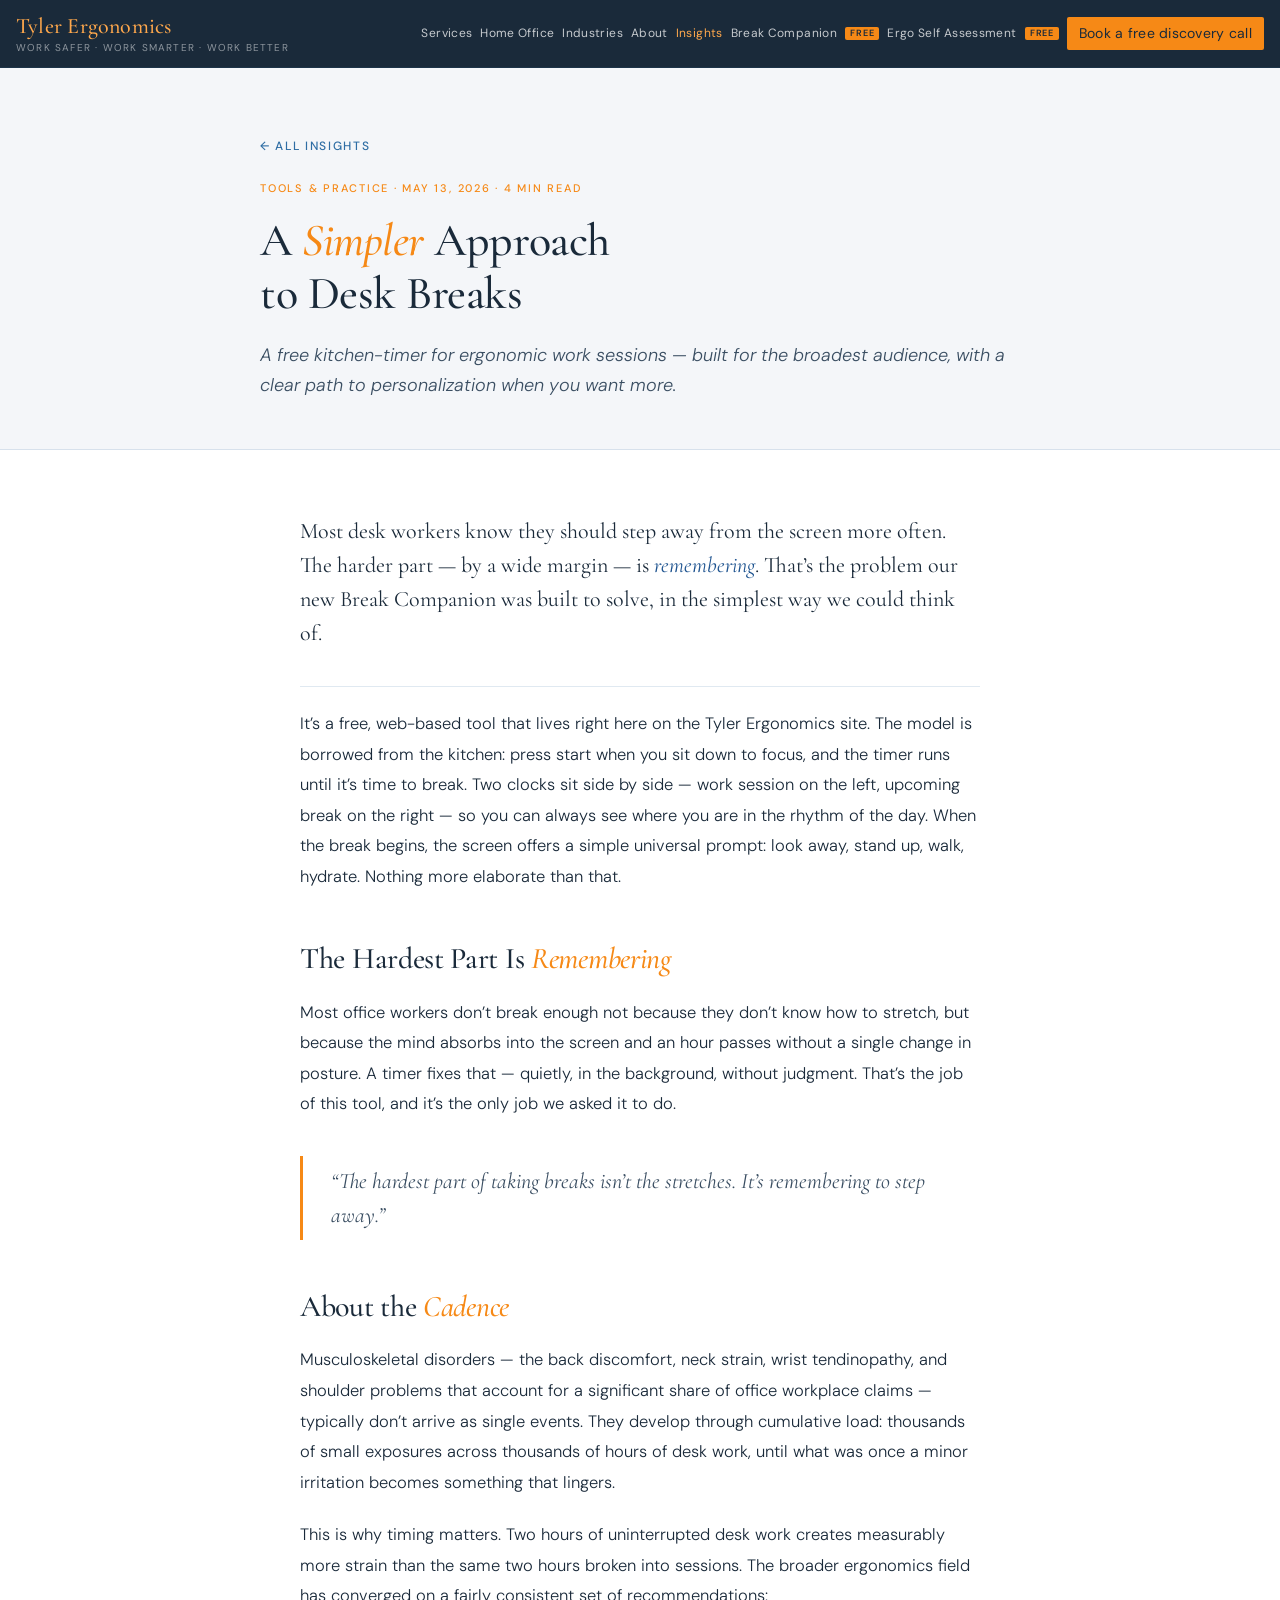
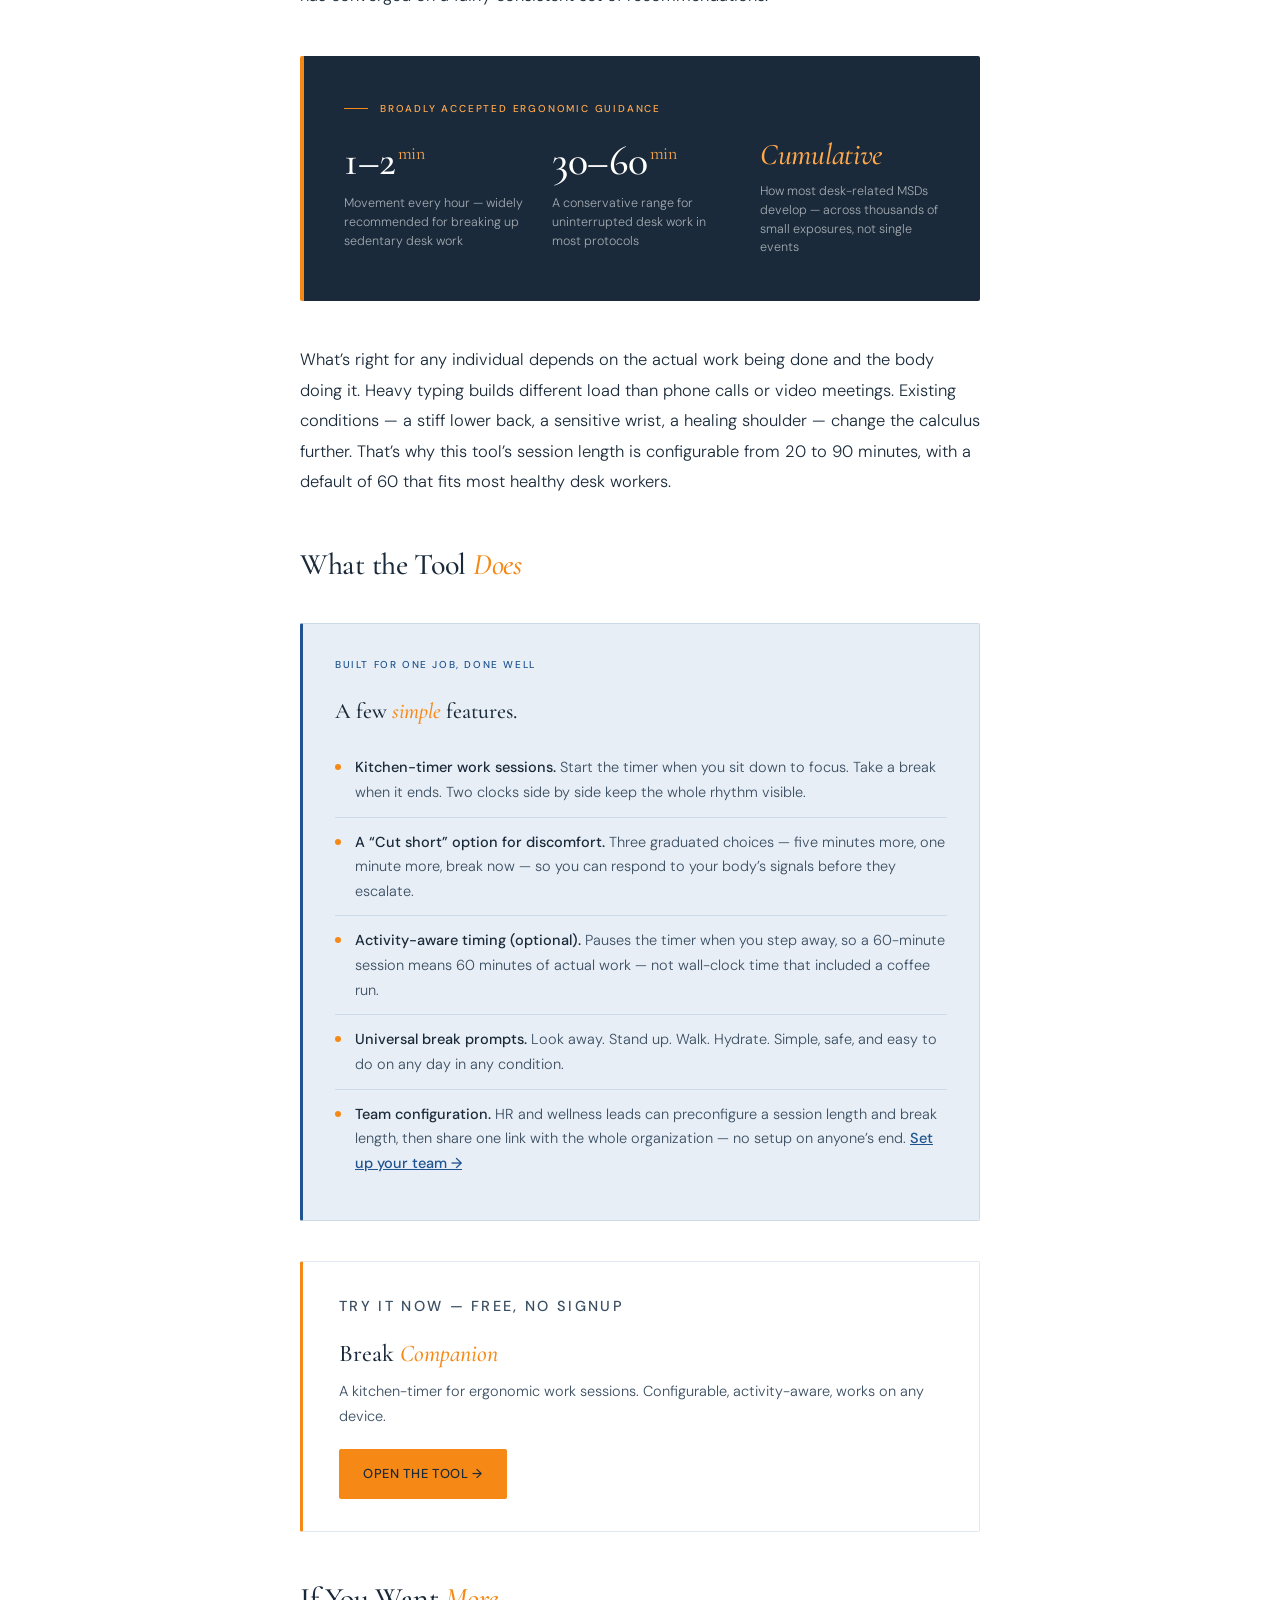
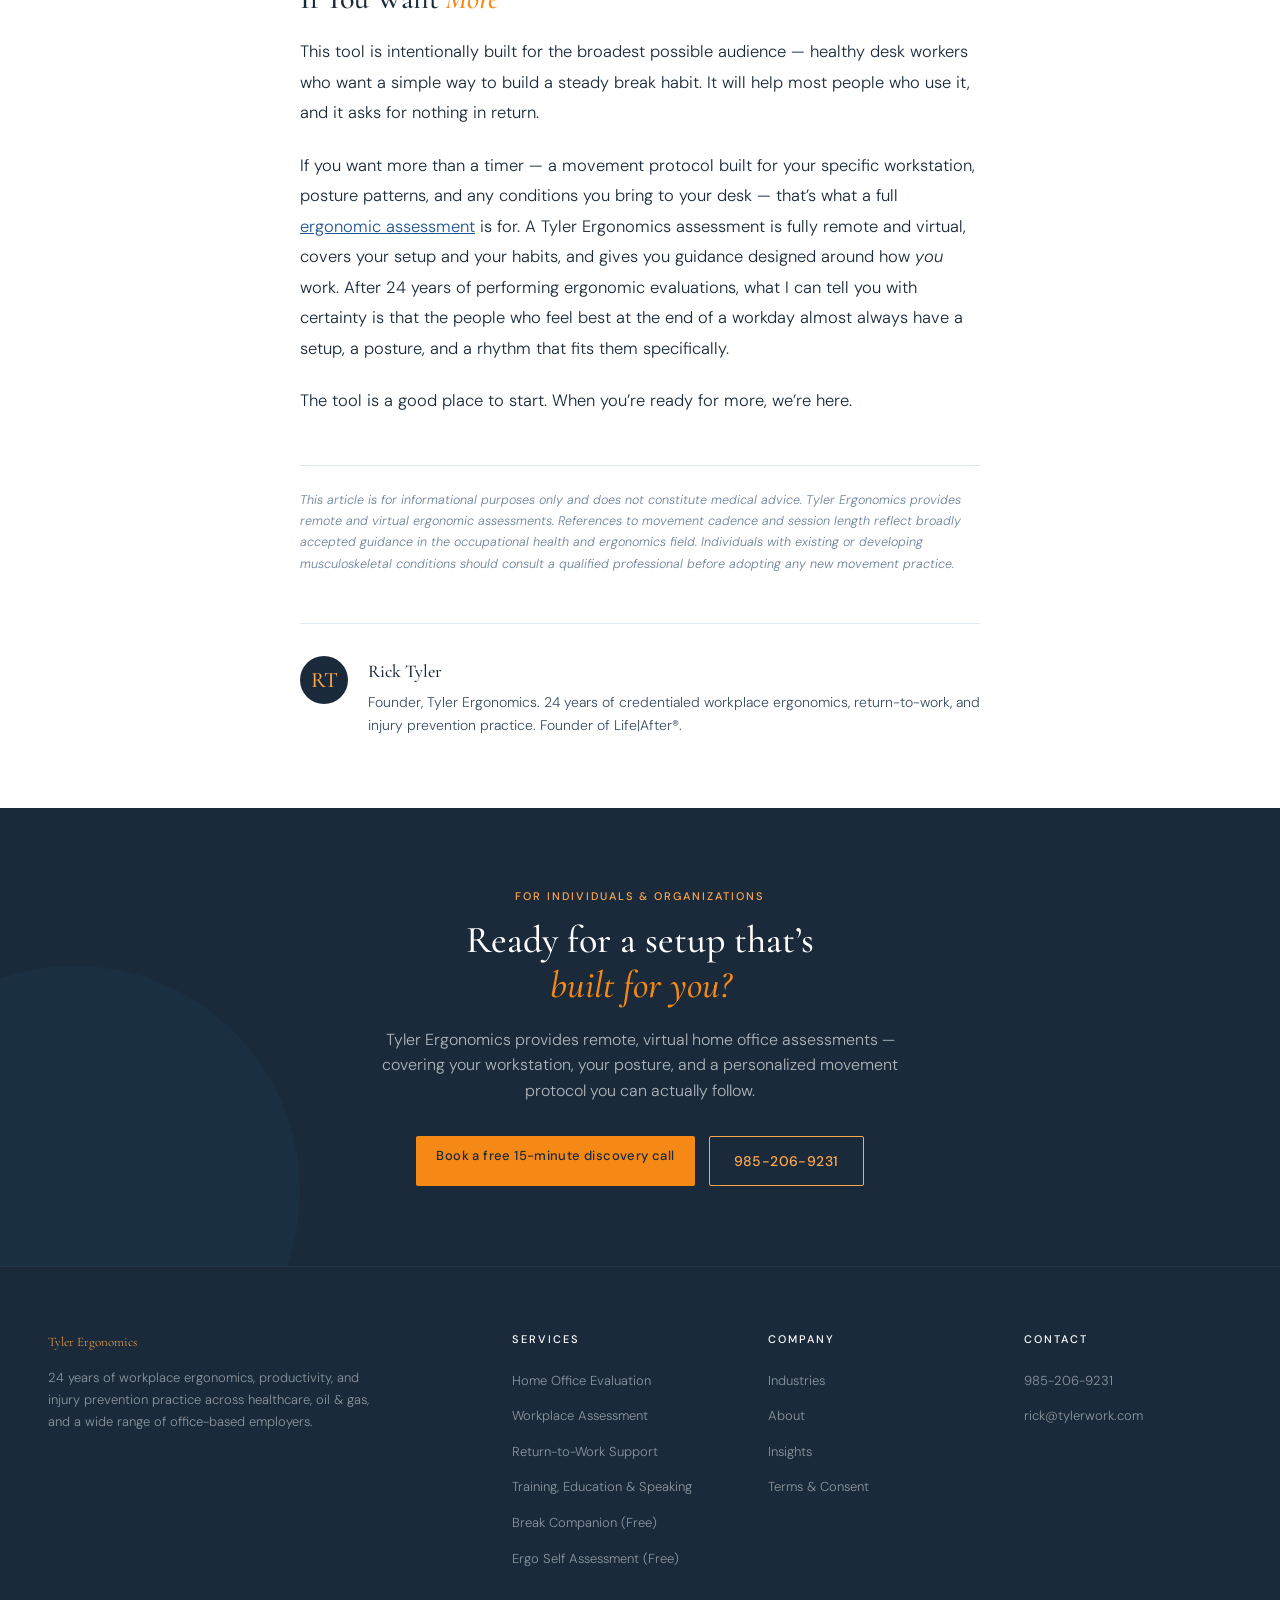
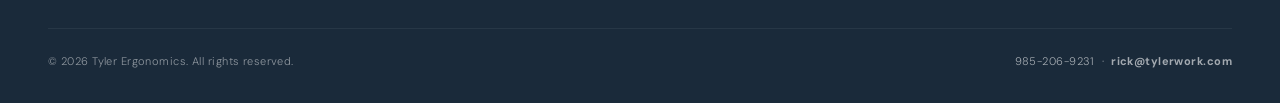
<file: te-06-insights-simpler-desk-breaks.html>
<!DOCTYPE html>
<html lang="en">
<head>
<meta charset="UTF-8">
<meta name="viewport" content="width=device-width, initial-scale=1.0">
<title>A Simpler Approach to Desk Breaks | Tyler Ergonomics Insights</title>
<meta name="description" content="Most desk workers know they should step away from the screen more often. The hard part is remembering. Our new Break Companion solves that &mdash; in the simplest way possible.">
<link rel="preconnect" href="https://fonts.googleapis.com">
<link href="https://fonts.googleapis.com/css2?family=Cormorant+Garamond:ital,wght@0,400;0,500;0,600;1,400;1,500&family=DM+Sans:wght@300;400;500&display=swap" rel="stylesheet">
<style>
*,*::before,*::after{box-sizing:border-box;margin:0;padding:0}
:root{--ink:#1a2a3a;--ink-lt:#1e3040;--blue:#2e6da4;--blue-dk:#1f5490;--ivory:#f4f6f9;--cream:#e8eef5;--gold:#f68916;--gold-lt:#ffa84c;--warm:#d4d8de;--mid:#3a4e62;--soft:#6a8099;--white:#ffffff;--border:rgba(46,109,164,0.15)}
body{font-family:'DM Sans',sans-serif;color:var(--ink);background:var(--white);line-height:1.6;font-weight:300}

/* NAV */
nav{display:flex;justify-content:space-between;align-items:center;padding:24px 48px;border-bottom:1px solid var(--border);background:var(--ink);position:sticky;top:0;z-index:100}
.nav-logo{display:flex;flex-direction:column;line-height:1.2}
.nav-logo-main{font-family:'Cormorant Garamond',serif;font-size:22px;font-weight:500;color:var(--gold-lt);letter-spacing:0.01em}
.nav-logo-sub{font-size:10px;color:rgba(255,255,255,0.5);font-weight:400;letter-spacing:0.12em;text-transform:uppercase;margin-top:2px}
.nav-links{display:flex;gap:36px;align-items:center}
.nav-links a{color:rgba(255,255,255,0.75);text-decoration:none;font-size:14px;font-weight:400;letter-spacing:0.02em;transition:color 0.2s}
.nav-links a:hover{color:var(--white)}
.nav-links a.current{color:var(--gold-lt)}
.nav-free-badge{display:inline-block;background:var(--gold);color:var(--ink);font-size:9px;font-weight:600;padding:2px 5px;margin-left:5px;letter-spacing:0.08em;text-transform:uppercase;border-radius:2px;vertical-align:middle;line-height:1}
.btn-gold{background:var(--gold);color:var(--ink);padding:10px 20px;border:none;border-radius:2px;font-size:13px;font-weight:500;text-decoration:none;display:inline-block;font-family:'DM Sans',sans-serif;letter-spacing:0.03em}
.btn-primary{background:var(--blue);color:var(--white);padding:13px 26px;border:none;border-radius:2px;font-size:14px;font-weight:500;text-decoration:none;display:inline-block;font-family:'DM Sans',sans-serif;letter-spacing:0.03em}

/* ARTICLE HEADER */
.article-header{padding:64px 48px 48px;background:var(--ivory);border-bottom:1px solid var(--border)}
.article-header-inner{max-width:760px;margin:0 auto}
.article-back{font-size:12px;letter-spacing:0.14em;text-transform:uppercase;color:var(--blue);font-weight:500;text-decoration:none;margin-bottom:24px;display:inline-block}
.article-back:hover{color:var(--blue-dk)}
.article-meta-line{font-size:11px;font-weight:500;letter-spacing:0.16em;text-transform:uppercase;color:var(--gold);margin-bottom:16px}
.article-header h1{font-family:'Cormorant Garamond',serif;font-size:46px;font-weight:500;color:var(--ink);line-height:1.15;margin-bottom:20px;letter-spacing:-0.01em}
.article-header h1 em{color:var(--gold);font-style:italic}
.article-dek{font-size:18px;color:var(--mid);line-height:1.7;font-weight:300;font-style:italic}

/* ARTICLE BODY */
.article-body{padding:64px 48px;background:var(--white)}
.article-body-inner{max-width:680px;margin:0 auto;font-size:16.5px;color:var(--ink);line-height:1.85;font-weight:300}
.article-body-inner p{margin-bottom:22px}
.article-body-inner h2{font-family:'Cormorant Garamond',serif;font-size:30px;font-weight:500;color:var(--ink);line-height:1.25;margin-top:48px;margin-bottom:20px;letter-spacing:-0.01em}
.article-body-inner h2 em{font-style:italic;color:var(--gold)}
.article-body-inner h3{font-family:'Cormorant Garamond',serif;font-size:22px;font-weight:500;color:var(--ink);line-height:1.3;margin-top:36px;margin-bottom:14px}
.article-body-inner blockquote{border-left:3px solid var(--gold);padding:8px 0 8px 24px;margin:32px 0;font-family:'Cormorant Garamond',serif;font-size:22px;font-style:italic;color:var(--mid);line-height:1.55}
.article-body-inner ul,.article-body-inner ol{margin-bottom:22px;padding-left:24px}
.article-body-inner li{margin-bottom:8px;font-size:16px;line-height:1.75}
.article-body-inner a{color:var(--blue-dk);text-decoration:underline}
.article-body-inner strong{color:var(--ink);font-weight:500}
.article-body-inner em{font-style:italic}

/* LEAD PARAGRAPH */
.lede{font-family:'Cormorant Garamond',serif;font-size:22px;line-height:1.55;color:var(--ink);margin-bottom:36px;padding-bottom:36px;border-bottom:1px solid var(--border);font-weight:400}
.lede em{font-style:italic;color:var(--blue-dk)}

/* STATS BLOCK */
.stat-block{background:var(--ink);padding:44px 40px;margin:44px 0;border-left:4px solid var(--gold);border-radius:2px;position:relative}
.stat-block-label{font-size:10px;font-weight:500;letter-spacing:0.18em;text-transform:uppercase;color:var(--gold-lt);margin-bottom:28px;display:flex;align-items:center;gap:12px}
.stat-block-label::before{content:'';display:inline-block;width:24px;height:1px;background:var(--gold)}
.stats-grid{display:grid;grid-template-columns:repeat(3,1fr);gap:28px}
.stat-num{font-family:'Cormorant Garamond',serif;font-size:42px;font-weight:500;color:var(--white);line-height:1;display:block;letter-spacing:-0.01em}
.stat-num sup{font-size:18px;font-weight:400;color:var(--gold-lt);vertical-align:super;margin-left:2px}
.stat-num.text{font-size:30px;font-style:italic;color:var(--gold-lt)}
.stat-block .stat-label{font-size:12.5px;color:rgba(255,255,255,0.6);font-weight:300;margin-top:12px;line-height:1.5;display:block}

/* PULL QUOTE */
.pull-quote{border-left:3px solid var(--gold);padding:8px 0 8px 28px;margin:36px 0}
.pull-quote p{font-family:'Cormorant Garamond',serif;font-size:22px;font-weight:400;font-style:italic;color:var(--mid);margin:0;line-height:1.55}

/* FEATURE CALLOUT */
.feature-callout{background:var(--cream);border:1px solid var(--border);border-left:3px solid var(--blue-dk);padding:32px 32px;margin:40px 0;border-radius:2px}
.feature-callout-label{font-size:10px;font-weight:500;letter-spacing:0.16em;text-transform:uppercase;color:var(--blue-dk);margin-bottom:12px}
.feature-callout h3{font-family:'Cormorant Garamond',serif;font-size:22px;color:var(--ink);margin-bottom:18px;line-height:1.3;font-weight:500;margin-top:0}
.feature-callout h3 em{font-style:italic;color:var(--gold)}
.feature-list{list-style:none!important;margin:0!important;padding:0!important}
.feature-list li{display:flex;gap:14px;padding:12px 0;font-size:14.5px;color:var(--mid);font-weight:300;line-height:1.7;align-items:flex-start;margin-bottom:0!important}
.feature-list li:not(:last-child){border-bottom:1px solid var(--border)}
.feature-list li strong{display:inline;color:var(--ink);font-weight:500}
.feature-list li a{color:var(--blue-dk);font-weight:500;text-decoration:underline}
.feature-dot{width:6px;height:6px;background:var(--gold);border-radius:50%;margin-top:9px;flex-shrink:0}

/* TOOL CALLOUT — "Try it now" card */
.tool-callout{background:var(--white);border:1px solid var(--border);border-left:3px solid var(--gold);padding:32px 36px;margin:36px 0;border-radius:2px}
.tool-callout-eyebrow{font-size:10px;font-weight:500;letter-spacing:0.16em;text-transform:uppercase;color:var(--blue-dk);margin-bottom:10px}
.tool-callout h3{font-family:'Cormorant Garamond',serif;font-size:24px;color:var(--ink);margin-bottom:10px;font-weight:500;line-height:1.3;margin-top:0}
.tool-callout h3 em{font-style:italic;color:var(--gold)}
.tool-callout p{font-size:14.5px;margin-bottom:20px;color:var(--mid);line-height:1.7}
.tool-callout a.tool-btn{display:inline-block;background:var(--gold);color:var(--ink);padding:13px 24px;font-size:13px;font-weight:500;letter-spacing:0.05em;text-transform:uppercase;text-decoration:none;transition:background 0.2s;border-radius:2px;font-family:'DM Sans',sans-serif}
.tool-callout a.tool-btn:hover{background:var(--gold-lt)}

/* DISCLAIMER */
.article-disclaimer{font-size:12.5px;color:var(--soft);margin-top:48px;padding-top:24px;border-top:1px solid var(--border);line-height:1.7;font-weight:300;font-style:italic}

/* AUTHOR FOOTER */
.author-block{max-width:680px;margin:48px auto 0;padding-top:32px;border-top:1px solid var(--border);display:flex;gap:20px;align-items:flex-start}
.author-initial{width:48px;height:48px;border-radius:50%;background:var(--ink);color:var(--gold-lt);display:flex;align-items:center;justify-content:center;font-family:'Cormorant Garamond',serif;font-size:22px;font-weight:500;flex-shrink:0}
.author-text p{font-size:14px;color:var(--mid);line-height:1.7;margin-bottom:6px}
.author-text .author-name{font-family:'Cormorant Garamond',serif;font-size:18px;color:var(--ink);font-weight:500;margin-bottom:4px}

/* CTA */
.cta-section{background:var(--ink);padding:80px 48px;text-align:center;color:var(--white);position:relative;overflow:hidden}
.cta-section::after{content:'';position:absolute;bottom:-150px;left:-150px;width:450px;height:450px;border-radius:50%;background:rgba(46,109,164,0.08)}
.cta-section>*{position:relative;z-index:1}
.cta-section .eyebrow{color:var(--gold-lt);font-size:11px;font-weight:500;letter-spacing:0.18em;text-transform:uppercase;margin-bottom:12px}
.cta-section h2{font-family:'Cormorant Garamond',serif;font-size:38px;font-weight:500;color:var(--white);line-height:1.2;margin-bottom:18px;max-width:680px;margin-left:auto;margin-right:auto}
.cta-section h2 em{color:var(--gold);font-style:italic}
.cta-section p{font-size:16px;color:rgba(255,255,255,0.65);max-width:520px;margin:0 auto 32px;font-weight:300}
.cta-buttons{display:flex;gap:14px;justify-content:center;flex-wrap:wrap}
.btn-outline-gold{background:transparent;color:var(--gold-lt);padding:13px 24px;border:1px solid var(--gold-lt);border-radius:2px;font-size:14px;font-weight:500;text-decoration:none;display:inline-block;font-family:'DM Sans',sans-serif;letter-spacing:0.03em}

/* FOOTER */
footer{background:var(--ink);padding:64px 48px 32px;border-top:1px solid rgba(255,255,255,0.06);color:rgba(255,255,255,0.5)}
.footer-top{display:grid;grid-template-columns:2fr 1fr 1fr 1fr;gap:48px;margin-bottom:48px;max-width:1200px;margin-left:auto;margin-right:auto}
.footer-brand p{font-size:13px;line-height:1.7;font-weight:300;max-width:340px}
.footer-logo-main{font-family:'Cormorant Garamond',serif;font-size:22px;font-weight:500;color:var(--gold-lt);margin-bottom:14px}
.footer-nav-group h5{font-size:11px;font-weight:500;letter-spacing:0.18em;text-transform:uppercase;color:var(--white);margin-bottom:18px}
.footer-nav-group ul{list-style:none}
.footer-nav-group li{margin-bottom:10px}
.footer-nav-group a{color:rgba(255,255,255,0.5);text-decoration:none;font-size:13px;transition:color 0.2s}
.footer-nav-group a:hover{color:var(--gold-lt)}
.footer-bottom{display:flex;justify-content:space-between;align-items:center;padding-top:24px;border-top:1px solid rgba(255,255,255,0.06);font-size:11px;letter-spacing:0.04em;max-width:1200px;margin:0 auto}

/* ============================================
   RESPONSIVE
   ============================================ */
@media (max-width: 968px) {
  nav { padding: 16px 20px; gap: 16px; }
  .nav-logo-main { font-size: 18px; }
  .nav-logo-sub { font-size: 9px; }
  .nav-links { gap: 14px; flex-wrap: wrap; }
  .nav-links a:not(.btn-gold) { font-size: 12.5px; }
  section { padding-left: 20px !important; padding-right: 20px !important; }
  .article-header { padding: 48px 20px 32px; }
  .article-header h1 { font-size: 36px; }
  .article-body { padding: 48px 20px; }
  .article-body-inner { font-size: 16px; }
  .article-body-inner h2 { font-size: 26px; }
  .stats-grid { grid-template-columns: 1fr; }
  .stat-num { font-size: 36px; }
  .stat-block { padding: 32px 24px; }
  .cta-section { padding: 60px 20px; }
  .cta-section h2 { font-size: 32px; }
  footer { padding: 48px 20px 24px; }
  .footer-top { grid-template-columns: 1fr 1fr; gap: 32px; }
  .footer-bottom { flex-direction: column; gap: 12px; text-align: center; }
}
@media (max-width: 640px) {
  nav { padding: 14px 16px; }
  .nav-links a:not(.btn-gold) { display: none; }
  .nav-logo-main { font-size: 17px; }
  .nav-logo-sub { display: none; }
  .btn-gold { padding: 9px 16px; font-size: 12.5px; }
  section { padding-left: 16px !important; padding-right: 16px !important; padding-top: 40px !important; padding-bottom: 40px !important; }
  .article-header { padding: 40px 16px 32px !important; }
  .article-header h1 { font-size: 32px !important; }
  .article-dek { font-size: 15px; }
  .article-body { padding: 32px 16px !important; }
  .article-body-inner { font-size: 15.5px; line-height: 1.7; }
  .article-body-inner h2 { font-size: 24px !important; margin-top: 32px !important; }
  .article-body-inner h3 { font-size: 18px !important; }
  .pull-quote p { font-size: 18px !important; }
  .lede { font-size: 19px !important; }
  .stat-block { padding: 28px 20px !important; }
  .stat-num { font-size: 32px !important; }
  .feature-callout { padding: 24px 22px !important; }
  .tool-callout { padding: 24px 22px !important; }
  .footer-top { grid-template-columns: 1fr !important; gap: 28px !important; }
  .cta-section { padding: 48px 16px !important; }
  .cta-section h2 { font-size: 26px !important; }
  .cta-buttons { flex-direction: column; }
}

/* ============================================
   MOBILE HAMBURGER MENU
   ============================================ */
.mobile-menu-toggle { display: none; background: transparent; border: none; color: #fff; cursor: pointer; padding: 6px; align-items: center; justify-content: center; }
.mobile-menu-close { display: none; }

@media (max-width: 640px) {
  .mobile-menu-toggle { display: flex !important; order: 99; }
  .mobile-menu-toggle svg { width: 26px; height: 26px; stroke: rgba(255,255,255,0.9); }
  
  /* Hide everything in nav-links by default on phone — overlay takes over */
  .nav-links { display: none !important; }
  
  /* When mobile menu is open, transform nav-links into full-height slide-out panel */
  .nav-links.mobile-open {
    display: flex !important;
    flex-direction: column !important;
    align-items: stretch !important;
    position: fixed !important;
    top: 0 !important;
    right: 0 !important;
    width: 84% !important;
    max-width: 320px !important;
    height: 100vh !important;
    background: #1a2a3a !important;
    padding: 68px 28px 32px !important;
    margin: 0 !important;
    gap: 0 !important;
    z-index: 9999 !important;
    overflow-y: auto !important;
    box-shadow: -8px 0 30px rgba(0,0,0,0.3);
  }
  .nav-links.mobile-open li { list-style: none !important; }
  .nav-links.mobile-open a {
    display: block !important;
    color: rgba(255,255,255,0.85) !important;
    text-decoration: none !important;
    font-size: 16px !important;
    font-weight: 400 !important;
    padding: 16px 0 !important;
    border-bottom: 1px solid rgba(255,255,255,0.08) !important;
    background: transparent !important;
    letter-spacing: 0.02em !important;
    text-transform: none !important;
  }
  .nav-links.mobile-open a:hover, .nav-links.mobile-open a.current, .nav-links.mobile-open a.active { color: #ffa84c !important; }
  .nav-links.mobile-open a.btn-gold, .nav-links.mobile-open a.nav-cta {
    background: #f68916 !important;
    color: #1a2a3a !important;
    text-align: center;
    padding: 14px 20px !important;
    border-radius: 2px;
    border-bottom: none !important;
    margin-top: 20px;
    font-weight: 500 !important;
  }
  .mobile-menu-close {
    display: block !important;
    position: absolute;
    top: 14px;
    right: 16px;
    background: transparent;
    border: none;
    color: rgba(255,255,255,0.9);
    font-size: 32px;
    cursor: pointer;
    padding: 6px 12px;
    line-height: 1;
    z-index: 10000;
  }
  /* Dedicated backdrop element (replaces ::before pseudo-element for iOS reliability) */
  .mobile-menu-backdrop {
    display: none;
    position: fixed;
    inset: 0;
    background: rgba(0,0,0,0.5);
    z-index: 9998;
  }
  .mobile-menu-backdrop.show {
    display: block;
  }
  /* Ensure links and buttons inside open menu are tappable on iOS */
  .nav-links.mobile-open a,
  .nav-links.mobile-open .mobile-menu-close {
    pointer-events: auto !important;
    cursor: pointer !important;
    -webkit-tap-highlight-color: rgba(255,255,255,0.1);
    position: relative;
    z-index: 1;
  }
  body.mobile-nav-open { overflow: hidden; }
}


/* ============================================
   UNIVERSAL MOBILE GRID COLLAPSE — prevent horizontal overflow on phone
   ============================================ */
@media (max-width: 968px) {
  .industries-grid, .gallery-grid, .symptoms-grid, .who-grid {
    grid-template-columns: 1fr 1fr !important;
    gap: 16px !important;
  }
  .stat-strip-inner, .process-steps, .data-stats, .stats-grid {
    grid-template-columns: 1fr 1fr !important;
    gap: 28px !important;
  }
}
@media (max-width: 540px) {
  .industries-grid, .gallery-grid, .symptoms-grid, .who-grid,
  .stat-strip-inner, .process-steps, .data-stats, .stats-grid {
    grid-template-columns: 1fr !important;
    gap: 18px !important;
  }
}

/* Belt-and-braces: prevent horizontal scroll at the page level */
html, body { overflow-x: hidden; max-width: 100vw; }


/* NEW MOBILE MENU SYSTEM (replaces old hamburger) */
@media (max-width: 640px) {
  #rt-mobile-toggle { display: block !important; }
  .nav-links { display: none !important; }
  .nav { padding: 12px 16px !important; }
}


/* Hide the OLD hamburger button (from previous JS code) — use only the new one */
@media (max-width: 640px) {
  .mobile-menu-toggle { display: none !important; }
  .nav-links.mobile-open { display: none !important; }
}

</style>
<link rel="icon" href="favicon.ico" sizes="any">
<link rel="icon" type="image/png" sizes="32x32" href="favicon-32.png">
<link rel="apple-touch-icon" href="apple-touch-icon.png">
<link rel="stylesheet" href="site.css">
<script src="booking-config.js?v=20261102b"></script>
<script src="site.js?v=20261102b" defer></script>
</head>
<body>

<nav>
  <div class="nav-logo">
    <span class="nav-logo-main">Tyler Ergonomics</span>
    <span class="nav-logo-sub">Work safer &middot; Work smarter &middot; Work better</span>
  </div>
  <div class="nav-links">
    <a href="te-02-services.html">Services</a>
    <a href="te-03-home-office.html">Home Office</a>
    <a href="te-04-industries.html">Industries</a>
    <a href="te-05-about.html">About</a>
    <a href="te-06-insights.html" class="current">Insights</a>
    <a href="te-07-break-companion.html">Break Companion <span class="nav-free-badge">Free</span></a>
    <a href="ergo-self-assessment.html">Ergo Self Assessment <span class="nav-free-badge">Free</span></a>
    <a href="https://calendly.com/rick-tylerwork/free-ergonomic-discovery-call" class="btn-gold" data-booking target="_blank" rel="noopener">Book a free discovery call</a>
  </div>
  <button id="rt-mobile-toggle" onclick="document.getElementById('rt-mobile-menu').style.display='block';document.getElementById('rt-mobile-backdrop').style.display='block';" style="display:none;background:transparent;border:none;color:white;cursor:pointer;padding:8px 12px;" aria-label="Open menu">
    <svg viewBox="0 0 24 24" width="26" height="26" fill="none" stroke="currentColor" stroke-width="2" stroke-linecap="round"><line x1="3" y1="6" x2="21" y2="6"></line><line x1="3" y1="12" x2="21" y2="12"></line><line x1="3" y1="18" x2="21" y2="18"></line></svg>
  </button>
</nav>
<!-- BRAND NEW MOBILE MENU (separate from main nav for iOS reliability) -->
<div id="rt-mobile-menu" style="display:none;position:fixed;top:0;right:0;bottom:0;width:84%;max-width:320px;background:#1a2a3a;z-index:99999;padding:60px 28px 32px;overflow-y:auto;box-shadow:-8px 0 30px rgba(0,0,0,0.3);box-sizing:border-box;">
  <button onclick="document.getElementById('rt-mobile-menu').style.display='none';document.getElementById('rt-mobile-backdrop').style.display='none';" style="position:absolute;top:14px;right:16px;background:transparent;border:none;color:white;font-size:32px;cursor:pointer;padding:6px 12px;line-height:1;font-family:inherit;" aria-label="Close menu">&times;</button>
  <button onclick="location.href='index.html'" style="display:block;width:100%;text-align:left;background:transparent;border:none;border-bottom:1px solid rgba(255,255,255,0.08);color:rgba(255,255,255,0.85);font-size:16px;padding:16px 0;cursor:pointer;font-family:inherit;">Home</button>
  <button onclick="location.href='te-02-services.html'" style="display:block;width:100%;text-align:left;background:transparent;border:none;border-bottom:1px solid rgba(255,255,255,0.08);color:rgba(255,255,255,0.85);font-size:16px;padding:16px 0;cursor:pointer;font-family:inherit;">Services</button>
  <button onclick="location.href='te-03-home-office.html'" style="display:block;width:100%;text-align:left;background:transparent;border:none;border-bottom:1px solid rgba(255,255,255,0.08);color:rgba(255,255,255,0.85);font-size:16px;padding:16px 0;cursor:pointer;font-family:inherit;">Home Office</button>
  <button onclick="location.href='te-04-industries.html'" style="display:block;width:100%;text-align:left;background:transparent;border:none;border-bottom:1px solid rgba(255,255,255,0.08);color:rgba(255,255,255,0.85);font-size:16px;padding:16px 0;cursor:pointer;font-family:inherit;">Industries</button>
  <button onclick="location.href='te-05-about.html'" style="display:block;width:100%;text-align:left;background:transparent;border:none;border-bottom:1px solid rgba(255,255,255,0.08);color:rgba(255,255,255,0.85);font-size:16px;padding:16px 0;cursor:pointer;font-family:inherit;">About</button>
  <button onclick="location.href='te-06-insights.html'" style="display:block;width:100%;text-align:left;background:transparent;border:none;border-bottom:1px solid rgba(255,255,255,0.08);color:rgba(255,255,255,0.85);font-size:16px;padding:16px 0;cursor:pointer;font-family:inherit;">Insights</button>
  <button onclick="location.href='te-07-break-companion.html'" style="display:block;width:100%;text-align:left;background:transparent;border:none;border-bottom:1px solid rgba(255,255,255,0.08);color:rgba(255,255,255,0.85);font-size:16px;padding:16px 0;cursor:pointer;font-family:inherit;">Break Companion <span style="background:#f68916;color:#1a2a3a;font-size:10px;padding:2px 6px;border-radius:2px;font-weight:600;margin-left:6px;">FREE</span></button>
  <button onclick="location.href='ergo-self-assessment.html'" style="display:block;width:100%;text-align:left;background:transparent;border:none;border-bottom:1px solid rgba(255,255,255,0.08);color:rgba(255,255,255,0.85);font-size:16px;padding:16px 0;cursor:pointer;font-family:inherit;">Ergo Self Assessment <span style="background:#f68916;color:#1a2a3a;font-size:10px;padding:2px 6px;border-radius:2px;font-weight:600;margin-left:6px;">FREE</span></button>
  <button data-booking onclick="window.open('https://calendly.com/rick-tylerwork/free-ergonomic-discovery-call','_blank','noopener');return false;" style="display:block;width:100%;text-align:center;background:#f68916;border:none;color:#1a2a3a;font-size:14px;padding:14px 20px;cursor:pointer;font-family:inherit;margin-top:20px;font-weight:500;border-radius:2px;">Book a free discovery call</button>
</div>
<div id="rt-mobile-backdrop" onclick="document.getElementById('rt-mobile-menu').style.display='none';document.getElementById('rt-mobile-backdrop').style.display='none';" style="display:none;position:fixed;inset:0;background:rgba(0,0,0,0.5);z-index:99998;"></div>


<!-- ARTICLE HEADER -->
<div class="article-header">
  <div class="article-header-inner">
    <a href="te-06-insights.html" class="article-back">&larr; All insights</a>
    <p class="article-meta-line">Tools &amp; Practice &middot; May 13, 2026 &middot; 4 min read</p>
    <h1>A <em>Simpler</em> Approach<br>to Desk Breaks</h1>
    <p class="article-dek">A free kitchen-timer for ergonomic work sessions &mdash; built for the broadest audience, with a clear path to personalization when you want more.</p>
  </div>
</div>

<!-- ARTICLE BODY -->
<section class="article-body">
  <div class="article-body-inner">

    <p class="lede">Most desk workers know they should step away from the screen more often. The harder part &mdash; by a wide margin &mdash; is <em>remembering</em>. That&rsquo;s the problem our new Break Companion was built to solve, in the simplest way we could think of.</p>

    <p>It&rsquo;s a free, web-based tool that lives right here on the Tyler Ergonomics site. The model is borrowed from the kitchen: press start when you sit down to focus, and the timer runs until it&rsquo;s time to break. Two clocks sit side by side &mdash; work session on the left, upcoming break on the right &mdash; so you can always see where you are in the rhythm of the day. When the break begins, the screen offers a simple universal prompt: look away, stand up, walk, hydrate. Nothing more elaborate than that.</p>

    <h2>The Hardest Part Is <em>Remembering</em></h2>

    <p>Most office workers don&rsquo;t break enough not because they don&rsquo;t know how to stretch, but because the mind absorbs into the screen and an hour passes without a single change in posture. A timer fixes that &mdash; quietly, in the background, without judgment. That&rsquo;s the job of this tool, and it&rsquo;s the only job we asked it to do.</p>

    <div class="pull-quote">
      <p>&ldquo;The hardest part of taking breaks isn&rsquo;t the stretches. It&rsquo;s remembering to step away.&rdquo;</p>
    </div>

    <h2>About the <em>Cadence</em></h2>

    <p>Musculoskeletal disorders &mdash; the back discomfort, neck strain, wrist tendinopathy, and shoulder problems that account for a significant share of office workplace claims &mdash; typically don&rsquo;t arrive as single events. They develop through cumulative load: thousands of small exposures across thousands of hours of desk work, until what was once a minor irritation becomes something that lingers.</p>

    <p>This is why timing matters. Two hours of uninterrupted desk work creates measurably more strain than the same two hours broken into sessions. The broader ergonomics field has converged on a fairly consistent set of recommendations:</p>

    <div class="stat-block">
      <p class="stat-block-label">Broadly Accepted Ergonomic Guidance</p>
      <div class="stats-grid">
        <div>
          <span class="stat-num">1&ndash;2<sup>min</sup></span>
          <span class="stat-label">Movement every hour &mdash; widely recommended for breaking up sedentary desk work</span>
        </div>
        <div>
          <span class="stat-num">30&ndash;60<sup>min</sup></span>
          <span class="stat-label">A conservative range for uninterrupted desk work in most protocols</span>
        </div>
        <div>
          <span class="stat-num text">Cumulative</span>
          <span class="stat-label">How most desk-related MSDs develop &mdash; across thousands of small exposures, not single events</span>
        </div>
      </div>
    </div>

    <p>What&rsquo;s right for any individual depends on the actual work being done and the body doing it. Heavy typing builds different load than phone calls or video meetings. Existing conditions &mdash; a stiff lower back, a sensitive wrist, a healing shoulder &mdash; change the calculus further. That&rsquo;s why this tool&rsquo;s session length is configurable from 20 to 90 minutes, with a default of 60 that fits most healthy desk workers.</p>

    <h2>What the Tool <em>Does</em></h2>

    <div class="feature-callout">
      <p class="feature-callout-label">Built for one job, done well</p>
      <h3>A few <em>simple</em> features.</h3>
      <ul class="feature-list">
        <li><span class="feature-dot"></span><div><strong>Kitchen-timer work sessions.</strong> Start the timer when you sit down to focus. Take a break when it ends. Two clocks side by side keep the whole rhythm visible.</div></li>
        <li><span class="feature-dot"></span><div><strong>A &ldquo;Cut short&rdquo; option for discomfort.</strong> Three graduated choices &mdash; five minutes more, one minute more, break now &mdash; so you can respond to your body&rsquo;s signals before they escalate.</div></li>
        <li><span class="feature-dot"></span><div><strong>Activity-aware timing (optional).</strong> Pauses the timer when you step away, so a 60-minute session means 60 minutes of actual work &mdash; not wall-clock time that included a coffee run.</div></li>
        <li><span class="feature-dot"></span><div><strong>Universal break prompts.</strong> Look away. Stand up. Walk. Hydrate. Simple, safe, and easy to do on any day in any condition.</div></li>
        <li><span class="feature-dot"></span><div><strong>Team configuration.</strong> HR and wellness leads can preconfigure a session length and break length, then share one link with the whole organization &mdash; no setup on anyone&rsquo;s end. <a href="te-07-break-companion.html?setup=team">Set up your team &rarr;</a></div></li>
      </ul>
    </div>

    <div class="tool-callout">
      <p class="tool-callout-eyebrow">Try it now &mdash; free, no signup</p>
      <h3>Break <em>Companion</em></h3>
      <p>A kitchen-timer for ergonomic work sessions. Configurable, activity-aware, works on any device.</p>
      <a href="te-07-break-companion.html" class="tool-btn">Open the tool &rarr;</a>
    </div>

    <h2>If You Want <em>More</em></h2>

    <p>This tool is intentionally built for the broadest possible audience &mdash; healthy desk workers who want a simple way to build a steady break habit. It will help most people who use it, and it asks for nothing in return.</p>

    <p>If you want more than a timer &mdash; a movement protocol built for your specific workstation, posture patterns, and any conditions you bring to your desk &mdash; that&rsquo;s what a full <a href="te-03-home-office.html">ergonomic assessment</a> is for. A Tyler Ergonomics assessment is fully remote and virtual, covers your setup and your habits, and gives you guidance designed around how <em>you</em> work. After 24 years of performing ergonomic evaluations, what I can tell you with certainty is that the people who feel best at the end of a workday almost always have a setup, a posture, and a rhythm that fits them specifically.</p>

    <p>The tool is a good place to start. When you&rsquo;re ready for more, we&rsquo;re here.</p>

    <p class="article-disclaimer">This article is for informational purposes only and does not constitute medical advice. Tyler Ergonomics provides remote and virtual ergonomic assessments. References to movement cadence and session length reflect broadly accepted guidance in the occupational health and ergonomics field. Individuals with existing or developing musculoskeletal conditions should consult a qualified professional before adopting any new movement practice.</p>

    <!-- AUTHOR BLOCK -->
    <div class="author-block">
      <div class="author-initial">RT</div>
      <div class="author-text">
        <p class="author-name">Rick Tyler</p>
        <p>Founder, Tyler Ergonomics. 24 years of credentialed workplace ergonomics, return-to-work, and injury prevention practice. Founder of Life|After&reg;.</p>
      </div>
    </div>

  </div>
</section>

<!-- CTA -->
<section class="cta-section">
  <p class="eyebrow">For individuals &amp; organizations</p>
  <h2>Ready for a setup that&rsquo;s<br><em>built for you?</em></h2>
  <p>Tyler Ergonomics provides remote, virtual home office assessments &mdash; covering your workstation, your posture, and a personalized movement protocol you can actually follow.</p>
  <div class="cta-buttons">
    <a href="https://calendly.com/rick-tylerwork/free-ergonomic-discovery-call" class="btn-gold" data-booking target="_blank" rel="noopener">Book a free 15-minute discovery call</a>
    <a href="tel:985-206-9231" class="btn-outline-gold">985-206-9231</a>
  </div>
</section>

<footer>
  <div class="footer-top">
    <div class="footer-brand">
      <p class="footer-logo-main">Tyler Ergonomics</p>
      <p>24 years of workplace ergonomics, productivity, and injury prevention practice across healthcare, oil &amp; gas, and a wide range of office-based employers.</p>
    </div>
    <div class="footer-nav-group">
      <h5>Services</h5>
      <ul>
        <li><a href="te-03-home-office.html">Home Office Evaluation</a></li>
        <li><a href="te-02-services.html">Workplace Assessment</a></li>
        <li><a href="te-02-services.html">Return-to-Work Support</a></li>
        <li><a href="te-02-services.html">Training, Education &amp; Speaking</a></li>
        <li><a href="te-07-break-companion.html">Break Companion (Free)</a></li>
        <li><a href="ergo-self-assessment.html">Ergo Self Assessment (Free)</a></li>
      </ul>
    </div>
    <div class="footer-nav-group">
      <h5>Company</h5>
      <ul>
        <li><a href="te-04-industries.html">Industries</a></li>
        <li><a href="te-05-about.html">About</a></li>
        <li><a href="te-06-insights.html">Insights</a></li>
        <li><a href="terms-and-consent/">Terms &amp; Consent</a></li>
      </ul>
    </div>
    <div class="footer-nav-group">
      <h5>Contact</h5>
      <ul>
        <li><a href="tel:985-206-9231">985-206-9231</a></li>
        <li><a href="mailto:rick@tylerwork.com">rick@tylerwork.com</a></li>
      </ul>
    </div>
  </div>
  <div class="footer-bottom">
    <span>&copy; 2026 Tyler Ergonomics. All rights reserved.</span>
    <span style="color:rgba(255,255,255,0.6)">985-206-9231 &nbsp;&middot;&nbsp; <strong>rick@tylerwork.com</strong></span>
  </div>
</footer>


<script>
(function() {
  const nav = document.querySelector('nav');
  const navLinks = document.querySelector('.nav-links');
  if (!nav || !navLinks) return;
  
  // Create hamburger button
  const hamburger = document.createElement('button');
  hamburger.className = 'mobile-menu-toggle';
  hamburger.setAttribute('aria-label', 'Open menu');
  hamburger.innerHTML = '<svg viewBox="0 0 24 24" fill="none" stroke="currentColor" stroke-width="2" stroke-linecap="round"><line x1="3" y1="6" x2="21" y2="6"></line><line x1="3" y1="12" x2="21" y2="12"></line><line x1="3" y1="18" x2="21" y2="18"></line></svg>';
  nav.appendChild(hamburger);
  
  // Create close button inside nav-links
  const closer = document.createElement('button');
  closer.className = 'mobile-menu-close';
  closer.setAttribute('aria-label', 'Close menu');
  closer.innerHTML = '&times;';
  navLinks.insertBefore(closer, navLinks.firstChild);
  
  // Create dedicated backdrop element (more reliable than ::before pseudo-element on iOS)
  const backdrop = document.createElement('div');
  backdrop.className = 'mobile-menu-backdrop';
  document.body.appendChild(backdrop);
  
  function openMenu() {
    navLinks.classList.add('mobile-open');
    document.body.classList.add('mobile-nav-open');
    backdrop.classList.add('show');
  }
  
  function closeMenu() {
    navLinks.classList.remove('mobile-open');
    document.body.classList.remove('mobile-nav-open');
    backdrop.classList.remove('show');
  }
  
  hamburger.addEventListener('click', function(e) {
    e.stopPropagation();
    openMenu();
  });
  
  closer.addEventListener('click', function(e) {
    e.stopPropagation();
    closeMenu();
  });
  
  // Backdrop tap closes menu - dedicated handler, no document-level interference
  backdrop.addEventListener('click', closeMenu);
  
  // iOS Safari fix: programmatically navigate on link tap (default <a> behavior 
  // sometimes fails inside position:fixed elements with high z-index)
  navLinks.addEventListener('click', function(e) {
    var link = e.target.closest('a');
    if (link && link.href && !link.classList.contains('mobile-menu-close')) {
      e.preventDefault();
      window.location.href = link.href;
    }
  });
})();
</script>
</body>
</html>
</file>
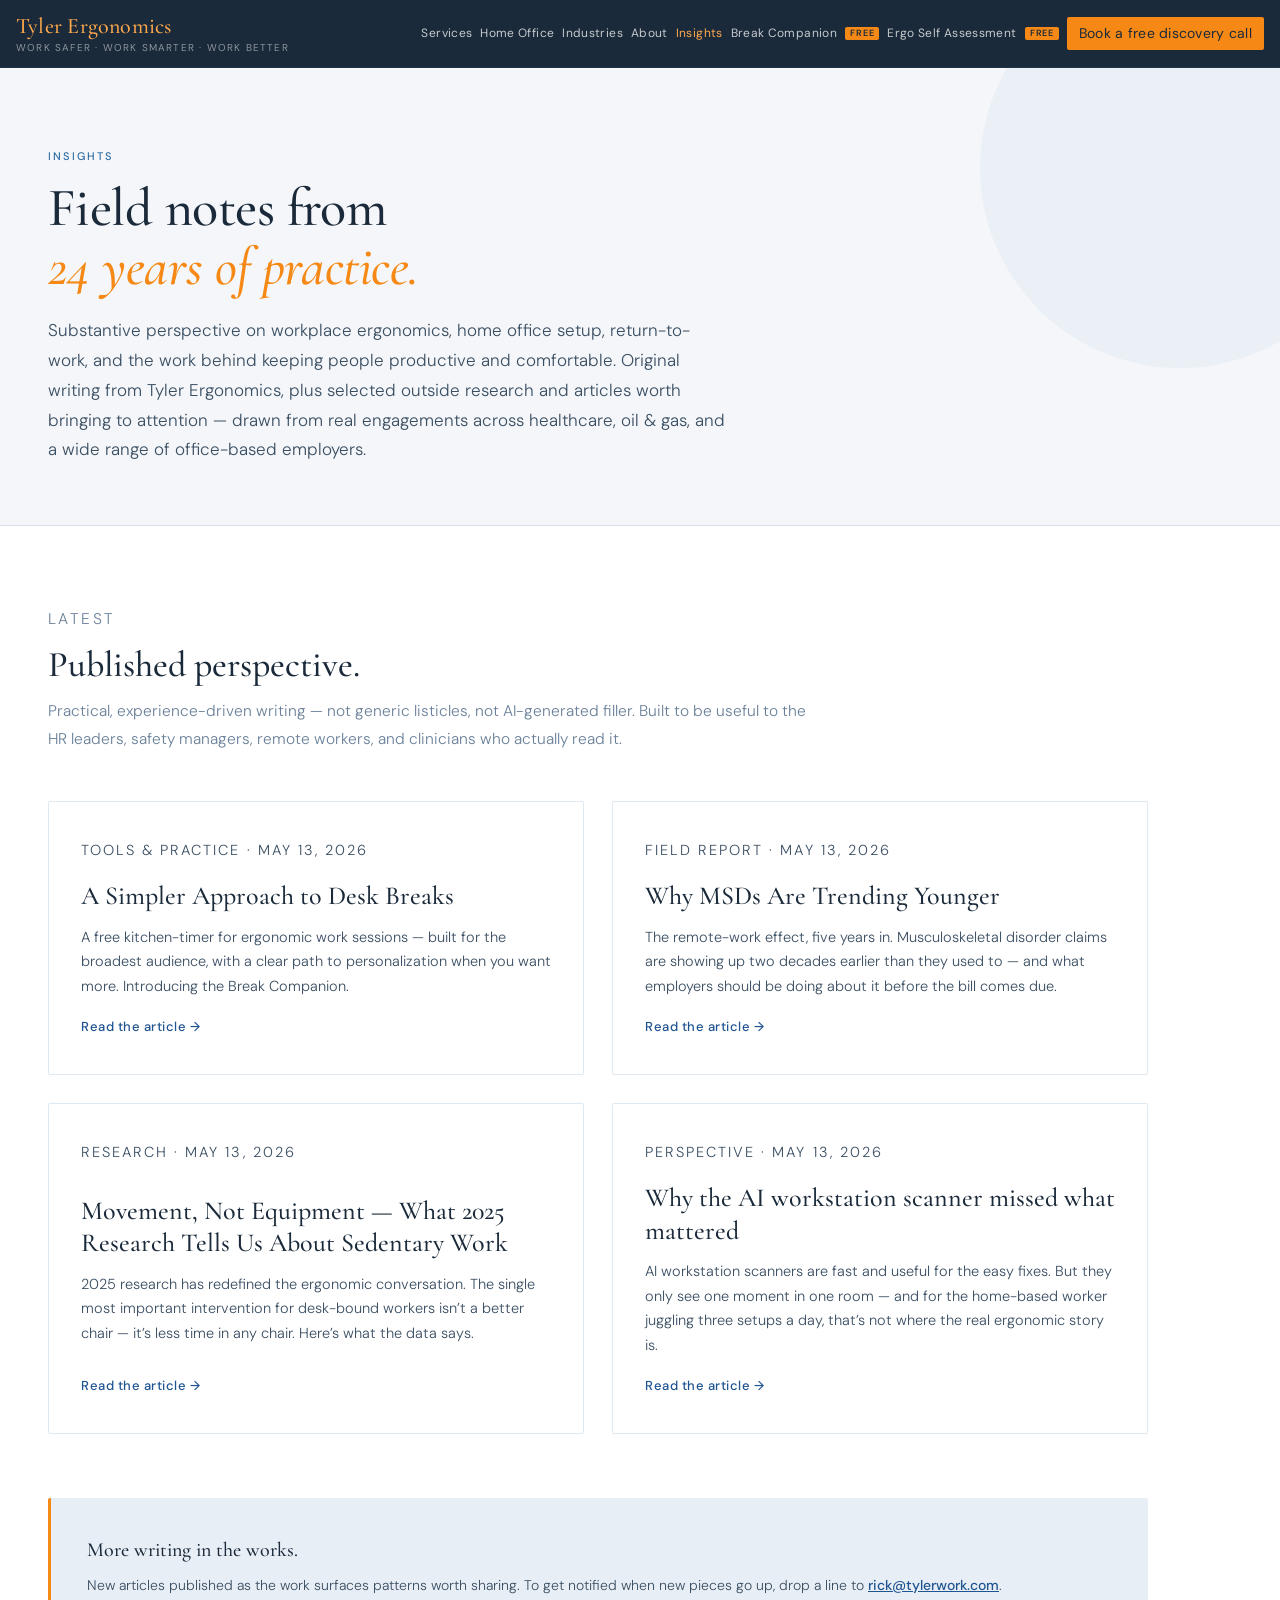
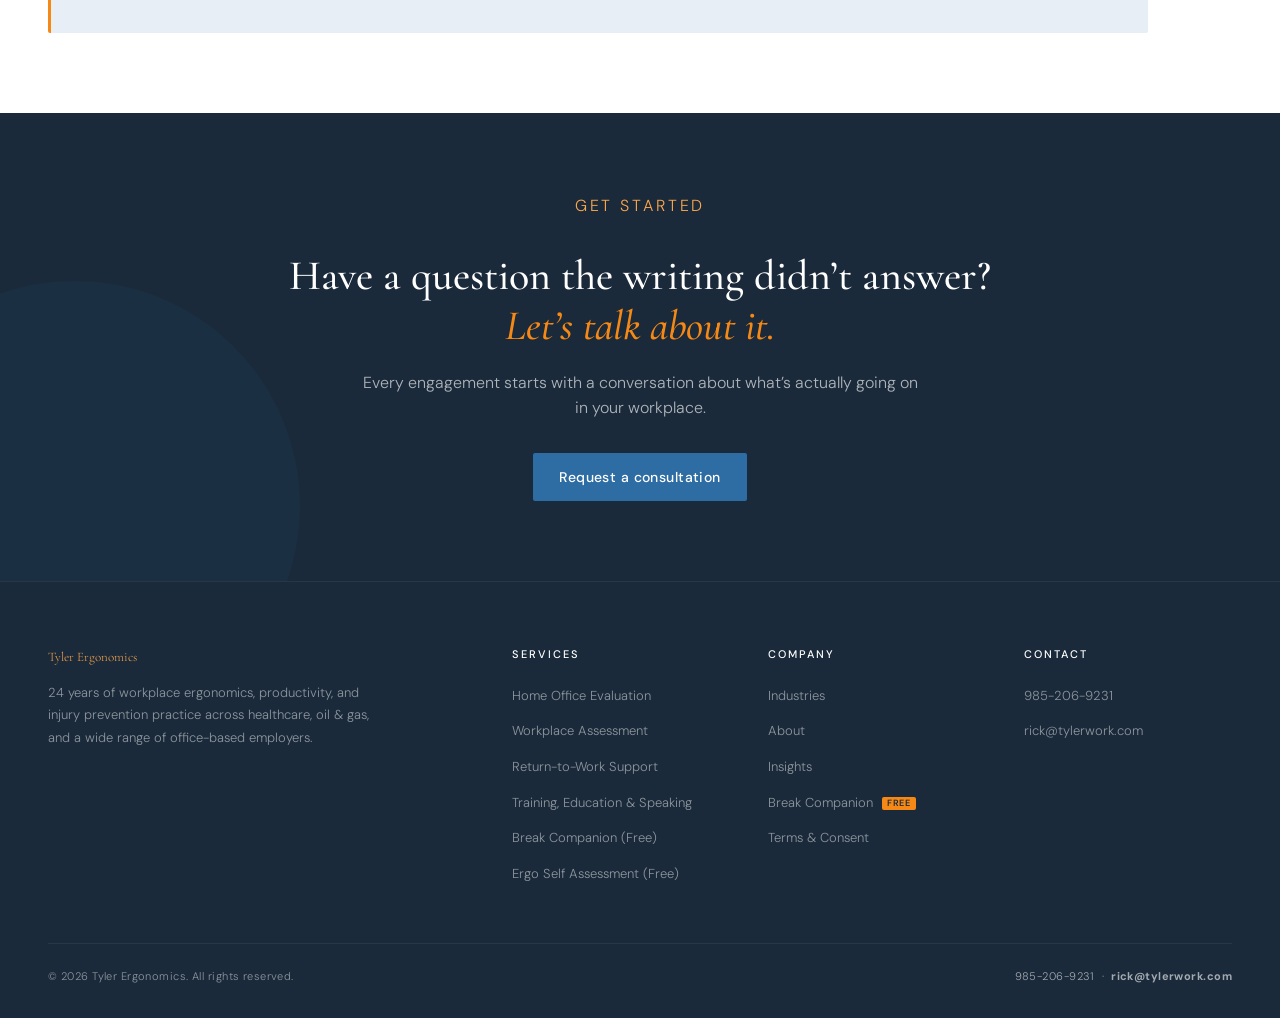
<file: te-06-insights.html>
<!DOCTYPE html>
<html lang="en">
<head>
<meta charset="UTF-8">
<meta name="viewport" content="width=device-width, initial-scale=1.0">
<title>Insights &mdash; Tyler Ergonomics</title>
<meta name="description" content="Field-tested perspective on workplace ergonomics, home office setup, return-to-work, and the work behind keeping people productive and comfortable. From Tyler Ergonomics.">
<link rel="preconnect" href="https://fonts.googleapis.com">
<link href="https://fonts.googleapis.com/css2?family=Cormorant+Garamond:ital,wght@0,400;0,500;0,600;1,400;1,500&family=DM+Sans:wght@300;400;500&display=swap" rel="stylesheet">
<style>
*,*::before,*::after{box-sizing:border-box;margin:0;padding:0}
:root{--ink:#1a2a3a;--ink-lt:#1e3040;--blue:#2e6da4;--blue-dk:#1f5490;--ivory:#f4f6f9;--cream:#e8eef5;--gold:#f68916;--gold-lt:#ffa84c;--warm:#d4d8de;--mid:#3a4e62;--soft:#6a8099;--white:#ffffff;--border:rgba(46,109,164,0.15)}
body{font-family:'DM Sans',sans-serif;color:var(--ink);background:var(--white);line-height:1.6;font-weight:300}

/* NAV */
nav{display:flex;justify-content:space-between;align-items:center;padding:24px 48px;border-bottom:1px solid var(--border);background:var(--ink);position:sticky;top:0;z-index:100}
.nav-logo{display:flex;flex-direction:column;line-height:1.2}
.nav-logo-main{font-family:'Cormorant Garamond',serif;font-size:22px;font-weight:500;color:var(--gold-lt);letter-spacing:0.01em}
.nav-logo-sub{font-size:10px;color:rgba(255,255,255,0.5);font-weight:400;letter-spacing:0.12em;text-transform:uppercase;margin-top:2px}
.nav-links{display:flex;gap:36px;align-items:center}
.nav-links a{color:rgba(255,255,255,0.75);text-decoration:none;font-size:14px;font-weight:400;letter-spacing:0.02em;transition:color 0.2s}
.nav-links a:hover{color:var(--white)}
.nav-links a.current{color:var(--gold-lt)}
.btn-gold{background:var(--gold);color:var(--ink);padding:10px 20px;border:none;border-radius:2px;font-size:13px;font-weight:500;text-decoration:none;display:inline-block;font-family:'DM Sans',sans-serif;letter-spacing:0.03em}
.btn-primary{background:var(--blue);color:var(--white);padding:13px 26px;border:none;border-radius:2px;font-size:14px;font-weight:500;text-decoration:none;display:inline-block;font-family:'DM Sans',sans-serif;letter-spacing:0.03em}

/* HEADER */
.page-header{padding:80px 48px 60px;background:var(--ivory);border-bottom:1px solid var(--border);position:relative;overflow:hidden}
.page-header::after{content:'';position:absolute;top:-100px;right:-100px;width:400px;height:400px;border-radius:50%;background:rgba(46,109,164,0.04)}
.page-header>*{position:relative;z-index:1}
.eyebrow{font-size:11px;font-weight:500;letter-spacing:0.18em;text-transform:uppercase;color:var(--blue);margin-bottom:12px}
.page-header h1{font-family:'Cormorant Garamond',serif;font-size:54px;font-weight:500;color:var(--ink);line-height:1.1;margin-bottom:20px;letter-spacing:-0.01em;max-width:760px}
.page-header h1 em{color:var(--gold);font-style:italic}
.page-header-sub{font-size:17px;color:var(--mid);max-width:680px;line-height:1.75;font-weight:300}

/* ARTICLES GRID */
.articles-section{padding:80px 48px;background:var(--white)}
.section-eyebrow{font-size:11px;font-weight:500;letter-spacing:0.16em;text-transform:uppercase;color:var(--blue);margin-bottom:10px}
.articles-header{margin-bottom:48px;max-width:760px}
.articles-header h2{font-family:'Cormorant Garamond',serif;font-size:36px;font-weight:500;color:var(--ink);line-height:1.2;margin-bottom:12px}
.articles-header p{font-size:15.5px;color:var(--soft);line-height:1.75;font-weight:300}
.articles-grid{display:grid;grid-template-columns:repeat(2,1fr);gap:28px;max-width:1100px}
.article-card{background:var(--white);border:1px solid var(--border);border-radius:2px;padding:36px 32px;display:flex;flex-direction:column;text-decoration:none;color:inherit;transition:border-color 0.2s, transform 0.2s}
.article-card:hover{border-color:var(--gold);transform:translateY(-2px)}
.article-meta{font-size:11px;font-weight:500;letter-spacing:0.14em;text-transform:uppercase;color:var(--gold);margin-bottom:14px}
.article-card h3{font-family:'Cormorant Garamond',serif;font-size:26px;font-weight:500;color:var(--ink);line-height:1.25;margin-bottom:12px}
.article-card p{font-size:14.5px;color:var(--mid);line-height:1.7;font-weight:300;margin-bottom:18px;flex-grow:1}
.article-readmore{font-size:13px;color:var(--blue-dk);font-weight:500;letter-spacing:0.04em}

/* COMING SOON */
.coming-soon{margin-top:64px;padding:36px 36px;background:var(--cream);border-left:3px solid var(--gold);max-width:1100px;border-radius:2px}
.coming-soon h4{font-family:'Cormorant Garamond',serif;font-size:20px;color:var(--ink);margin-bottom:8px;font-weight:500}
.coming-soon p{font-size:14px;color:var(--mid);line-height:1.7;font-weight:300}

/* CTA */
.cta-section{background:var(--ink);padding:80px 48px;text-align:center;color:var(--white);position:relative;overflow:hidden}
.cta-section::after{content:'';position:absolute;bottom:-150px;left:-150px;width:450px;height:450px;border-radius:50%;background:rgba(46,109,164,0.08)}
.cta-section>*{position:relative;z-index:1}
.cta-section .eyebrow{color:var(--gold-lt)}
.cta-section h2{font-family:'Cormorant Garamond',serif;font-size:42px;font-weight:500;color:var(--white);line-height:1.2;margin-bottom:18px;max-width:760px;margin-left:auto;margin-right:auto}
.cta-section h2 em{color:var(--gold);font-style:italic}
.cta-section p{font-size:16px;color:rgba(255,255,255,0.65);max-width:560px;margin:0 auto 32px;font-weight:300}

/* FOOTER */
footer{background:var(--ink);padding:64px 48px 32px;border-top:1px solid rgba(255,255,255,0.06);color:rgba(255,255,255,0.5)}
.footer-top{display:grid;grid-template-columns:2fr 1fr 1fr 1fr;gap:48px;margin-bottom:48px;max-width:1200px;margin-left:auto;margin-right:auto}
.footer-brand p{font-size:13px;line-height:1.7;font-weight:300;max-width:340px}
.footer-logo-main{font-family:'Cormorant Garamond',serif;font-size:22px;font-weight:500;color:var(--gold-lt);margin-bottom:14px}
.footer-nav-group h5{font-size:11px;font-weight:500;letter-spacing:0.18em;text-transform:uppercase;color:var(--white);margin-bottom:18px}
.footer-nav-group ul{list-style:none}
.footer-nav-group li{margin-bottom:10px}
.footer-nav-group a{color:rgba(255,255,255,0.5);text-decoration:none;font-size:13px;transition:color 0.2s}
.footer-nav-group a:hover{color:var(--gold-lt)}
.footer-bottom{display:flex;justify-content:space-between;align-items:center;padding-top:24px;border-top:1px solid rgba(255,255,255,0.06);font-size:11px;letter-spacing:0.04em;max-width:1200px;margin:0 auto}
.footer-contact{color:rgba(255,255,255,0.6)}


/* ============================================
   RESPONSIVE — TABLET & MOBILE
   ============================================ */

/* TABLET (under 1024px) */
@media (max-width: 1024px) {
  .footer-top { grid-template-columns: 2fr 1fr 1fr 1fr; gap: 32px; }
}

/* TABLET TO SMALL DESKTOP (under 968px) */
@media (max-width: 968px) {
  nav { padding: 16px 20px; gap: 16px; }
  .nav-logo-main { font-size: 18px; }
  .nav-logo-sub { font-size: 9px; }
  .nav-links { gap: 14px; flex-wrap: wrap; }
  .nav-links a:not(.btn-gold):not(.nav-cta) { font-size: 12.5px; }

  /* Hero adjustments */
  .hero, .page-header { padding: 48px 20px; }
  .hero { flex-direction: column; gap: 32px; }
  .hero-content, .hero-graphic { width: 100%; max-width: 100%; }
  .hero h1, .page-header h1 { font-size: 38px; line-height: 1.15; }
  .hero-sub, .page-header-sub { font-size: 16px; }

  /* Section padding universal */
  section { padding-left: 20px !important; padding-right: 20px !important; }

  /* Grids collapse */
  .services-grid { grid-template-columns: 1fr 1fr; gap: 16px; }
  .stat-strip { grid-template-columns: 1fr 1fr; }
  .stats-strip { grid-template-columns: 1fr 1fr; }
  .gallery-grid { grid-template-columns: 1fr 1fr; }
  .anchor-grid { grid-template-columns: 1fr; gap: 16px; }
  .who-grid { grid-template-columns: 1fr 1fr; }
  .symptoms-grid { grid-template-columns: 1fr 1fr; }
  .credibility-band { grid-template-columns: 1fr 1fr; gap: 24px; }
  .testimonial-grid { grid-template-columns: 1fr; }
  .articles-grid { grid-template-columns: 1fr 1fr; gap: 18px; }
  .what-grid { grid-template-columns: 1fr; }
  .cta-split { grid-template-columns: 1fr; gap: 16px; }
  .audience-section, .audience-grid { grid-template-columns: 1fr; }
  .timeline-grid { grid-template-columns: 1fr; }
  .credentials-grid { grid-template-columns: 1fr; }
  .contact-grid { grid-template-columns: 1fr; gap: 16px; }
  .footer-top { grid-template-columns: 1fr 1fr; gap: 32px; }

  /* Hero booking card stacks */
  .hero-booking-card { width: 100%; max-width: 100%; }

  /* Two-path availability band — homepage */
  section[style*="grid-template-columns:1fr 1fr"] > div[style*="grid-template-columns"] { grid-template-columns: 1fr !important; gap: 32px !important; }

  /* Article header */
  .article-header { padding: 48px 20px 32px; }
  .article-header h1 { font-size: 36px; }
  .article-body { padding: 48px 20px; }
  .article-body-inner { font-size: 16px; }
  .article-body-inner h2 { font-size: 26px; }
  .data-stats { grid-template-columns: 1fr; }
  .stat-num { font-size: 36px; }

  /* CTA section */
  .cta-section { padding: 60px 20px; }
  .cta-section h2 { font-size: 32px; }

  /* Footer */
  footer { padding: 48px 20px 24px; }
  .footer-bottom { flex-direction: column; gap: 12px; text-align: center; }
}

/* PHONE (under 640px) */
@media (max-width: 640px) {
  /* Navigation — keep brand + CTA only, hide intermediate links */
  nav { padding: 14px 16px; }
  .nav-links a:not(.btn-gold):not(.nav-cta) { display: none; }
  .nav-logo-main { font-size: 17px; }
  .nav-logo-sub { display: none; }
  .btn-gold, .nav-cta { padding: 9px 16px; font-size: 12.5px; }

  /* Section padding reduced further */
  section { padding-left: 16px !important; padding-right: 16px !important; padding-top: 40px !important; padding-bottom: 40px !important; }

  /* Hero / page header */
  .hero, .page-header, .article-header { padding: 40px 16px 32px !important; }
  .hero h1, .page-header h1, .article-header h1 { font-size: 32px !important; }
  .hero-sub, .page-header-sub, .article-dek { font-size: 15px; }
  .hero-credibility { font-size: 13px; }

  /* All multi-column grids → single column on phone */
  .services-grid, .gallery-grid, .who-grid, .symptoms-grid, .stat-strip, .stats-strip, .credibility-band, .footer-top, .testimonial-grid, .articles-grid, .what-grid, .cta-split, .anchor-grid, .timeline-grid, .credentials-grid, .contact-grid {
    grid-template-columns: 1fr !important;
    gap: 14px !important;
  }

  /* Headings scale */
  h2 { font-size: 26px !important; line-height: 1.2 !important; }
  h3 { font-size: 19px !important; }
  .services-header h2, .who-header h2, .gallery-header h2, .urgency-header h2, .credibility-header h2 { font-size: 28px !important; }

  /* Buttons full-width on phone */
  .hero-actions { flex-direction: column; gap: 12px; }
  .hero-actions a, .hero-actions .btn-gold, .hero-actions .btn-outline { width: 100%; text-align: center; padding: 13px 20px !important; }

  /* Service / who / gallery cards reduce padding */
  .service-card, .who-card, .gallery-card, .anchor-card, .testimonial-card { padding: 24px 20px !important; }

  /* Symptom cards smaller padding */
  .symptom-card { padding: 14px 16px !important; font-size: 14px !important; }

  /* Trust strip phone */
  .trust-strip { padding: 16px 16px !important; }
  .trust-clients { flex-wrap: wrap; gap: 8px 14px !important; justify-content: center; }
  .trust-divider { display: none; }
  .trust-client { font-size: 11.5px !important; }
  .trust-strip-human { padding: 16px 16px !important; }
  .trust-strip-human p { font-size: 13px !important; }

  /* Credibility band */
  .credibility-band { padding: 32px 16px !important; }
  .credibility-stat { font-size: 26px !important; }

  /* Stat numbers */
  .stat-num { font-size: 32px !important; }

  /* Forms — full width, prevent iOS zoom */
  .inquiry-form input, .inquiry-form select, .inquiry-form textarea { font-size: 16px !important; width: 100% !important; padding: 12px 14px !important; }
  .inquiry-form .form-row { grid-template-columns: 1fr !important; gap: 14px !important; }
  .inquiry-form button[type="submit"] { width: 100% !important; }

  /* Article body adjustments */
  .article-body { padding: 32px 16px !important; }
  .article-body-inner { font-size: 15.5px; line-height: 1.7; }
  .article-body-inner h2 { font-size: 24px !important; margin-top: 32px !important; }
  .article-body-inner h3 { font-size: 18px !important; }
  .article-body-inner blockquote { font-size: 18px !important; padding: 4px 0 4px 18px !important; }
  .article-body-inner li { font-size: 15px !important; }
  .sources-list li { font-size: 12.5px !important; padding-left: 30px !important; }

  /* CTA section phone */
  .cta-section { padding: 48px 16px !important; }
  .cta-section h2 { font-size: 26px !important; }
  .cta-section p { font-size: 14.5px; }

  /* Footer phone */
  footer { padding: 36px 16px 20px !important; }
  .footer-top { gap: 28px !important; }
  .footer-logo-main { font-size: 19px; }
  .footer-bottom { font-size: 10px !important; flex-direction: column; gap: 8px; }
  .footer-contact { font-size: 12px !important; }
}


.nav-free-badge{display:inline-block;background:var(--gold);color:var(--ink);font-size:9px;font-weight:600;padding:2px 5px;margin-left:5px;letter-spacing:0.08em;text-transform:uppercase;border-radius:2px;vertical-align:middle;line-height:1}

/* ============================================
   MOBILE HAMBURGER MENU
   ============================================ */
.mobile-menu-toggle { display: none; background: transparent; border: none; color: #fff; cursor: pointer; padding: 6px; align-items: center; justify-content: center; }
.mobile-menu-close { display: none; }

@media (max-width: 640px) {
  .mobile-menu-toggle { display: flex !important; order: 99; }
  .mobile-menu-toggle svg { width: 26px; height: 26px; stroke: rgba(255,255,255,0.9); }
  
  /* Hide everything in nav-links by default on phone — overlay takes over */
  .nav-links { display: none !important; }
  
  /* When mobile menu is open, transform nav-links into full-height slide-out panel */
  .nav-links.mobile-open {
    display: flex !important;
    flex-direction: column !important;
    align-items: stretch !important;
    position: fixed !important;
    top: 0 !important;
    right: 0 !important;
    width: 84% !important;
    max-width: 320px !important;
    height: 100vh !important;
    background: #1a2a3a !important;
    padding: 68px 28px 32px !important;
    margin: 0 !important;
    gap: 0 !important;
    z-index: 9999 !important;
    overflow-y: auto !important;
    box-shadow: -8px 0 30px rgba(0,0,0,0.3);
  }
  .nav-links.mobile-open li { list-style: none !important; }
  .nav-links.mobile-open a {
    display: block !important;
    color: rgba(255,255,255,0.85) !important;
    text-decoration: none !important;
    font-size: 16px !important;
    font-weight: 400 !important;
    padding: 16px 0 !important;
    border-bottom: 1px solid rgba(255,255,255,0.08) !important;
    background: transparent !important;
    letter-spacing: 0.02em !important;
    text-transform: none !important;
  }
  .nav-links.mobile-open a:hover, .nav-links.mobile-open a.current, .nav-links.mobile-open a.active { color: #ffa84c !important; }
  .nav-links.mobile-open a.btn-gold, .nav-links.mobile-open a.nav-cta {
    background: #f68916 !important;
    color: #1a2a3a !important;
    text-align: center;
    padding: 14px 20px !important;
    border-radius: 2px;
    border-bottom: none !important;
    margin-top: 20px;
    font-weight: 500 !important;
  }
  .mobile-menu-close {
    display: block !important;
    position: absolute;
    top: 14px;
    right: 16px;
    background: transparent;
    border: none;
    color: rgba(255,255,255,0.9);
    font-size: 32px;
    cursor: pointer;
    padding: 6px 12px;
    line-height: 1;
    z-index: 10000;
  }
  /* Dedicated backdrop element (replaces ::before pseudo-element for iOS reliability) */
  .mobile-menu-backdrop {
    display: none;
    position: fixed;
    inset: 0;
    background: rgba(0,0,0,0.5);
    z-index: 9998;
  }
  .mobile-menu-backdrop.show {
    display: block;
  }
  /* Ensure links and buttons inside open menu are tappable on iOS */
  .nav-links.mobile-open a,
  .nav-links.mobile-open .mobile-menu-close {
    pointer-events: auto !important;
    cursor: pointer !important;
    -webkit-tap-highlight-color: rgba(255,255,255,0.1);
    position: relative;
    z-index: 1;
  }
  body.mobile-nav-open { overflow: hidden; }
}


/* ============================================
   UNIVERSAL MOBILE GRID COLLAPSE — prevent horizontal overflow on phone
   ============================================ */
@media (max-width: 968px) {
  .industries-grid, .gallery-grid, .symptoms-grid, .who-grid {
    grid-template-columns: 1fr 1fr !important;
    gap: 16px !important;
  }
  .stat-strip-inner, .process-steps, .data-stats, .stats-grid {
    grid-template-columns: 1fr 1fr !important;
    gap: 28px !important;
  }
}
@media (max-width: 540px) {
  .industries-grid, .gallery-grid, .symptoms-grid, .who-grid,
  .stat-strip-inner, .process-steps, .data-stats, .stats-grid {
    grid-template-columns: 1fr !important;
    gap: 18px !important;
  }
}

/* Belt-and-braces: prevent horizontal scroll at the page level */
html, body { overflow-x: hidden; max-width: 100vw; }


/* NEW MOBILE MENU SYSTEM (replaces old hamburger) */
@media (max-width: 640px) {
  #rt-mobile-toggle { display: block !important; }
  .nav-links { display: none !important; }
  .nav { padding: 12px 16px !important; }
}


/* Hide the OLD hamburger button (from previous JS code) — use only the new one */
@media (max-width: 640px) {
  .mobile-menu-toggle { display: none !important; }
  .nav-links.mobile-open { display: none !important; }
}

</style>
<link rel="icon" href="favicon.ico" sizes="any">
<link rel="icon" type="image/png" sizes="32x32" href="favicon-32.png">
<link rel="apple-touch-icon" href="apple-touch-icon.png">
<link rel="stylesheet" href="site.css">
<script src="booking-config.js?v=20261102b"></script>
<script src="site.js?v=20261102b" defer></script>
</head>
<body>

<nav>
  <div class="nav-logo">
    <span class="nav-logo-main">Tyler Ergonomics</span>
    <span class="nav-logo-sub">Work safer &middot; Work smarter &middot; Work better</span>
  </div>
  <div class="nav-links">
    <a href="te-02-services.html">Services</a>
    <a href="te-03-home-office.html">Home Office</a>
    <a href="te-04-industries.html">Industries</a>
    <a href="te-05-about.html">About</a>
    <a href="te-06-insights.html" class="current">Insights</a>
    <a href="te-07-break-companion.html">Break Companion <span class="nav-free-badge">Free</span></a>
    <a href="ergo-self-assessment.html">Ergo Self Assessment <span class="nav-free-badge">Free</span></a>
    <a href="https://calendly.com/rick-tylerwork/free-ergonomic-discovery-call" class="btn-gold" data-booking target="_blank" rel="noopener">Book a free discovery call</a>
  </div>
  <button id="rt-mobile-toggle" onclick="document.getElementById('rt-mobile-menu').style.display='block';document.getElementById('rt-mobile-backdrop').style.display='block';" style="display:none;background:transparent;border:none;color:white;cursor:pointer;padding:8px 12px;" aria-label="Open menu">
    <svg viewBox="0 0 24 24" width="26" height="26" fill="none" stroke="currentColor" stroke-width="2" stroke-linecap="round"><line x1="3" y1="6" x2="21" y2="6"></line><line x1="3" y1="12" x2="21" y2="12"></line><line x1="3" y1="18" x2="21" y2="18"></line></svg>
  </button>
</nav>
<!-- BRAND NEW MOBILE MENU (separate from main nav for iOS reliability) -->
<div id="rt-mobile-menu" style="display:none;position:fixed;top:0;right:0;bottom:0;width:84%;max-width:320px;background:#1a2a3a;z-index:99999;padding:60px 28px 32px;overflow-y:auto;box-shadow:-8px 0 30px rgba(0,0,0,0.3);box-sizing:border-box;">
  <button onclick="document.getElementById('rt-mobile-menu').style.display='none';document.getElementById('rt-mobile-backdrop').style.display='none';" style="position:absolute;top:14px;right:16px;background:transparent;border:none;color:white;font-size:32px;cursor:pointer;padding:6px 12px;line-height:1;font-family:inherit;" aria-label="Close menu">&times;</button>
  <button onclick="location.href='index.html'" style="display:block;width:100%;text-align:left;background:transparent;border:none;border-bottom:1px solid rgba(255,255,255,0.08);color:rgba(255,255,255,0.85);font-size:16px;padding:16px 0;cursor:pointer;font-family:inherit;">Home</button>
  <button onclick="location.href='te-02-services.html'" style="display:block;width:100%;text-align:left;background:transparent;border:none;border-bottom:1px solid rgba(255,255,255,0.08);color:rgba(255,255,255,0.85);font-size:16px;padding:16px 0;cursor:pointer;font-family:inherit;">Services</button>
  <button onclick="location.href='te-03-home-office.html'" style="display:block;width:100%;text-align:left;background:transparent;border:none;border-bottom:1px solid rgba(255,255,255,0.08);color:rgba(255,255,255,0.85);font-size:16px;padding:16px 0;cursor:pointer;font-family:inherit;">Home Office</button>
  <button onclick="location.href='te-04-industries.html'" style="display:block;width:100%;text-align:left;background:transparent;border:none;border-bottom:1px solid rgba(255,255,255,0.08);color:rgba(255,255,255,0.85);font-size:16px;padding:16px 0;cursor:pointer;font-family:inherit;">Industries</button>
  <button onclick="location.href='te-05-about.html'" style="display:block;width:100%;text-align:left;background:transparent;border:none;border-bottom:1px solid rgba(255,255,255,0.08);color:rgba(255,255,255,0.85);font-size:16px;padding:16px 0;cursor:pointer;font-family:inherit;">About</button>
  <button onclick="location.href='te-06-insights.html'" style="display:block;width:100%;text-align:left;background:transparent;border:none;border-bottom:1px solid rgba(255,255,255,0.08);color:rgba(255,255,255,0.85);font-size:16px;padding:16px 0;cursor:pointer;font-family:inherit;">Insights</button>
  <button onclick="location.href='te-07-break-companion.html'" style="display:block;width:100%;text-align:left;background:transparent;border:none;border-bottom:1px solid rgba(255,255,255,0.08);color:rgba(255,255,255,0.85);font-size:16px;padding:16px 0;cursor:pointer;font-family:inherit;">Break Companion <span style="background:#f68916;color:#1a2a3a;font-size:10px;padding:2px 6px;border-radius:2px;font-weight:600;margin-left:6px;">FREE</span></button>
  <button onclick="location.href='ergo-self-assessment.html'" style="display:block;width:100%;text-align:left;background:transparent;border:none;border-bottom:1px solid rgba(255,255,255,0.08);color:rgba(255,255,255,0.85);font-size:16px;padding:16px 0;cursor:pointer;font-family:inherit;">Ergo Self Assessment <span style="background:#f68916;color:#1a2a3a;font-size:10px;padding:2px 6px;border-radius:2px;font-weight:600;margin-left:6px;">FREE</span></button>
  <button data-booking onclick="window.open('https://calendly.com/rick-tylerwork/free-ergonomic-discovery-call','_blank','noopener');return false;" style="display:block;width:100%;text-align:center;background:#f68916;border:none;color:#1a2a3a;font-size:14px;padding:14px 20px;cursor:pointer;font-family:inherit;margin-top:20px;font-weight:500;border-radius:2px;">Book a free discovery call</button>
</div>
<div id="rt-mobile-backdrop" onclick="document.getElementById('rt-mobile-menu').style.display='none';document.getElementById('rt-mobile-backdrop').style.display='none';" style="display:none;position:fixed;inset:0;background:rgba(0,0,0,0.5);z-index:99998;"></div>


<div class="page-header">
  <p class="eyebrow">Insights</p>
  <h1>Field notes from<br><em>24 years of practice.</em></h1>
  <p class="page-header-sub">Substantive perspective on workplace ergonomics, home office setup, return-to-work, and the work behind keeping people productive and comfortable. Original writing from Tyler Ergonomics, plus selected outside research and articles worth bringing to attention &mdash; drawn from real engagements across healthcare, oil &amp; gas, and a wide range of office-based employers.</p>
</div>

<!-- ARTICLES GRID -->
<section class="articles-section">
  <div class="articles-header">
    <p class="section-eyebrow">Latest</p>
    <h2>Published perspective.</h2>
    <p>Practical, experience-driven writing &mdash; not generic listicles, not AI-generated filler. Built to be useful to the HR leaders, safety managers, remote workers, and clinicians who actually read it.</p>
  </div>
  <div class="articles-grid">

    <a href="te-06-insights-simpler-desk-breaks.html" class="article-card">
      <p class="article-meta">Tools &amp; Practice &middot; May 13, 2026</p>
      <h3>A Simpler Approach to Desk Breaks</h3>
      <p>A free kitchen-timer for ergonomic work sessions &mdash; built for the broadest audience, with a clear path to personalization when you want more. Introducing the Break Companion.</p>
      <span class="article-readmore">Read the article &rarr;</span>
    </a>

    <a href="te-06-insights-msds-trending-younger.html" class="article-card">
      <p class="article-meta">Field Report &middot; May 13, 2026</p>
      <h3>Why MSDs Are Trending Younger</h3>
      <p>The remote-work effect, five years in. Musculoskeletal disorder claims are showing up two decades earlier than they used to &mdash; and what employers should be doing about it before the bill comes due.</p>
      <span class="article-readmore">Read the article &rarr;</span>
    </a>

    <a href="te-06-insights-movement-not-equipment.html" class="article-card">
      <p class="article-meta">Research &middot; May 13, 2026</p>
      <h3>Movement, Not Equipment &mdash; What 2025 Research Tells Us About Sedentary Work</h3>
      <p>2025 research has redefined the ergonomic conversation. The single most important intervention for desk-bound workers isn&rsquo;t a better chair &mdash; it&rsquo;s less time in any chair. Here&rsquo;s what the data says.</p>
      <span class="article-readmore">Read the article &rarr;</span>
    </a>

    <a href="te-06-insights-ai-scanner-missed-what-mattered.html" class="article-card">
      <p class="article-meta">Perspective &middot; May 13, 2026</p>
      <h3>Why the AI workstation scanner missed what mattered</h3>
      <p>AI workstation scanners are fast and useful for the easy fixes. But they only see one moment in one room &mdash; and for the home-based worker juggling three setups a day, that&rsquo;s not where the real ergonomic story is.</p>
      <span class="article-readmore">Read the article &rarr;</span>
    </a>

  </div>

  <div class="coming-soon">
    <h4>More writing in the works.</h4>
    <p>New articles published as the work surfaces patterns worth sharing. To get notified when new pieces go up, drop a line to <a href="mailto:rick@tylerwork.com" style="color:var(--blue-dk);font-weight:500;">rick@tylerwork.com</a>.</p>
  </div>
</section>

<!-- CTA -->
<section class="cta-section">
  <p class="eyebrow">Get started</p>
  <h2>Have a question the writing didn&rsquo;t answer?<br><em>Let&rsquo;s talk about it.</em></h2>
  <p>Every engagement starts with a conversation about what&rsquo;s actually going on in your workplace.</p>
  <a href="te-02-services.html#contact" class="btn-primary">Request a consultation</a>
</section>

<footer>
  <div class="footer-top">
    <div class="footer-brand">
      <p class="footer-logo-main">Tyler Ergonomics</p>
      <p>24 years of workplace ergonomics, productivity, and injury prevention practice across healthcare, oil &amp; gas, and a wide range of office-based employers.</p>
    </div>
    <div class="footer-nav-group">
      <h5>Services</h5>
      <ul>
        <li><a href="te-03-home-office.html">Home Office Evaluation</a></li>
        <li><a href="te-02-services.html">Workplace Assessment</a></li>
        <li><a href="te-02-services.html">Return-to-Work Support</a></li>
        <li><a href="te-02-services.html">Training, Education &amp; Speaking</a></li>
        <li><a href="te-07-break-companion.html">Break Companion (Free)</a></li>
        <li><a href="ergo-self-assessment.html">Ergo Self Assessment (Free)</a></li>
      </ul>
    </div>
    <div class="footer-nav-group">
      <h5>Company</h5>
      <ul>
        <li><a href="te-04-industries.html">Industries</a></li>
        <li><a href="te-05-about.html">About</a></li>
        <li><a href="te-06-insights.html">Insights</a></li>
        <li><a href="te-07-break-companion.html">Break Companion <span class="nav-free-badge">Free</span></a></li>
        <li><a href="terms-and-consent/">Terms &amp; Consent</a></li>
      </ul>
    </div>
    <div class="footer-nav-group">
      <h5>Contact</h5>
      <ul>
        <li><a href="tel:985-206-9231">985-206-9231</a></li>
        <li><a href="mailto:rick@tylerwork.com">rick@tylerwork.com</a></li>
      </ul>
    </div>
  </div>
  <div class="footer-bottom">
    <span>&copy; 2026 Tyler Ergonomics. All rights reserved.</span>
    <span class="footer-contact">985-206-9231 &nbsp;&middot;&nbsp; <strong>rick@tylerwork.com</strong></span>
  </div>
</footer>


<script>
(function() {
  const nav = document.querySelector('nav');
  const navLinks = document.querySelector('.nav-links');
  if (!nav || !navLinks) return;
  
  // Create hamburger button
  const hamburger = document.createElement('button');
  hamburger.className = 'mobile-menu-toggle';
  hamburger.setAttribute('aria-label', 'Open menu');
  hamburger.innerHTML = '<svg viewBox="0 0 24 24" fill="none" stroke="currentColor" stroke-width="2" stroke-linecap="round"><line x1="3" y1="6" x2="21" y2="6"></line><line x1="3" y1="12" x2="21" y2="12"></line><line x1="3" y1="18" x2="21" y2="18"></line></svg>';
  nav.appendChild(hamburger);
  
  // Create close button inside nav-links
  const closer = document.createElement('button');
  closer.className = 'mobile-menu-close';
  closer.setAttribute('aria-label', 'Close menu');
  closer.innerHTML = '&times;';
  navLinks.insertBefore(closer, navLinks.firstChild);
  
  // Create dedicated backdrop element (more reliable than ::before pseudo-element on iOS)
  const backdrop = document.createElement('div');
  backdrop.className = 'mobile-menu-backdrop';
  document.body.appendChild(backdrop);
  
  function openMenu() {
    navLinks.classList.add('mobile-open');
    document.body.classList.add('mobile-nav-open');
    backdrop.classList.add('show');
  }
  
  function closeMenu() {
    navLinks.classList.remove('mobile-open');
    document.body.classList.remove('mobile-nav-open');
    backdrop.classList.remove('show');
  }
  
  hamburger.addEventListener('click', function(e) {
    e.stopPropagation();
    openMenu();
  });
  
  closer.addEventListener('click', function(e) {
    e.stopPropagation();
    closeMenu();
  });
  
  // Backdrop tap closes menu - dedicated handler, no document-level interference
  backdrop.addEventListener('click', closeMenu);
  
  // iOS Safari fix: programmatically navigate on link tap (default <a> behavior 
  // sometimes fails inside position:fixed elements with high z-index)
  navLinks.addEventListener('click', function(e) {
    var link = e.target.closest('a');
    if (link && link.href && !link.classList.contains('mobile-menu-close')) {
      e.preventDefault();
      window.location.href = link.href;
    }
  });
})();
</script>
</body>
</html>
</file>
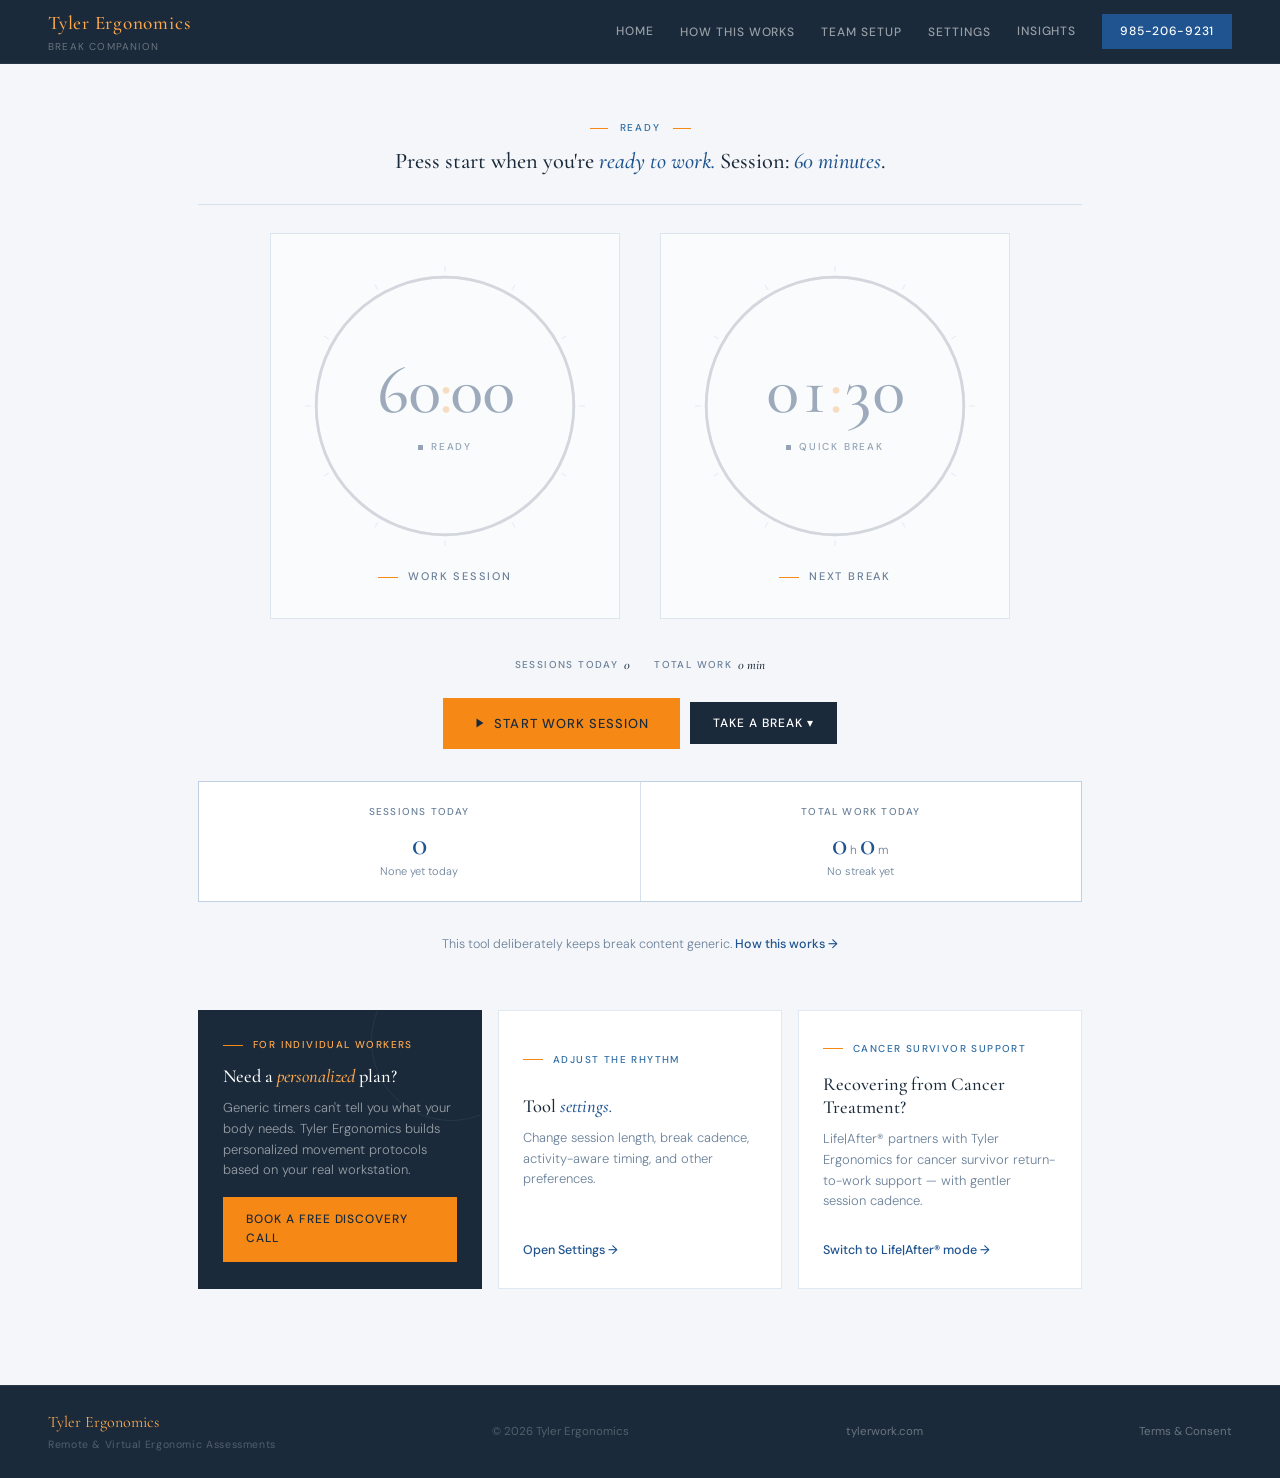
<file: te-07-break-companion.html>
<!DOCTYPE html>
<html lang="en">
<head>
<meta charset="UTF-8">
<meta name="viewport" content="width=device-width, initial-scale=1.0">
<title>Break Companion | Tyler Ergonomics</title>
<meta name="description" content="A free kitchen-timer for ergonomic work sessions. Configurable, activity-aware, works on any device. Built by Tyler Ergonomics — no signup, no email required.">
<link rel="preconnect" href="https://fonts.googleapis.com">
<link rel="preconnect" href="https://fonts.gstatic.com" crossorigin>
<link href="https://fonts.googleapis.com/css2?family=Cormorant+Garamond:ital,wght@0,400;0,500;0,600;1,400;1,500&family=DM+Sans:wght@300;400;500&display=swap" rel="stylesheet">
<style>
  *, *::before, *::after { box-sizing: border-box; margin: 0; padding: 0; }

  :root, [data-mode="tyler"] {
    --ink: #1a2a3a; --ink-lt: #1e3040;
    --purple: #2e6da4; --purple-dk: #1f5490; --purple-lt: #a8c4e0;
    --ivory: #f4f6f9; --cream: #e8eef5; --warm: #d4d8de;
    --gold: #f68916; --gold-lt: #ffa84c;
    --mid: #3a4e62; --soft: #6a8099;
    --white: #ffffff;
    --border: rgba(46, 109, 164, 0.15);
    --border-strong: rgba(46, 109, 164, 0.25);
    --display: 'Cormorant Garamond', Georgia, serif;
    --body: 'DM Sans', -apple-system, sans-serif;
  }
  [data-mode="lifeafter"] {
    --ink: #1a0f3a; --ink-lt: #1e1240;
    --purple: #6649a8; --purple-dk: #4b389b; --purple-lt: #c8b8e8;
    --ivory: #f5f3fa; --cream: #ede8f8; --warm: #ddd5f0;
    --mid: #4a3a6a; --soft: #8a7aaa;
    --border: rgba(102, 73, 168, 0.15);
    --border-strong: rgba(102, 73, 168, 0.25);
  }

  body {
    font-family: var(--body); font-weight: 400; color: var(--ink);
    background: var(--ivory); line-height: 1.6; font-size: 16px;
    min-height: 100vh; -webkit-font-smoothing: antialiased;
  }

  nav { background: var(--ink); padding: 0 48px; display: flex; align-items: center; justify-content: space-between; height: 64px; border-bottom: 1px solid rgba(255, 255, 255, 0.06); }
  .nav-brand { display: flex; flex-direction: column; gap: 1px; }
  .nav-logo { font-family: var(--display); font-size: 1.2rem; font-weight: 500; color: var(--gold-lt); letter-spacing: 0.04em; }
  .nav-sub { font-size: 10px; letter-spacing: 0.12em; text-transform: uppercase; color: rgba(255, 255, 255, 0.35); }
  .nav-right { display: flex; gap: 26px; align-items: center; }
  .nav-link { color: rgba(255, 255, 255, 0.55); text-decoration: none; font-size: 12px; letter-spacing: 0.08em; text-transform: uppercase; font-weight: 500; transition: color 0.2s; background: transparent; border: none; cursor: pointer; font-family: inherit; padding: 0; }
  .nav-link.active, .nav-link:hover { color: var(--gold-lt); }
  .nav-cta { background: var(--purple-dk); color: var(--white) !important; padding: 8px 18px; font-size: 12px; font-weight: 500; text-decoration: none; letter-spacing: 0.06em; text-transform: uppercase; transition: background 0.2s; }
  .nav-cta:hover { background: var(--purple); }

  .team-pill-bar { background: var(--ink-lt); border-bottom: 1px solid rgba(255,255,255,0.06); padding: 10px 48px; display: none; align-items: center; gap: 12px; }
  .team-pill-bar.active { display: flex; }
  .team-pill-bar .dot { width: 6px; height: 6px; background: var(--gold); border-radius: 50%; }
  .team-pill-bar .label { font-size: 11px; color: rgba(255,255,255,0.4); text-transform: uppercase; letter-spacing: 0.1em; }
  .team-pill-bar .name { font-family: var(--display); font-style: italic; color: var(--gold-lt); font-size: 14px; }

  .content-wrap { max-width: 980px; margin: 0 auto; padding: 0 48px; }
  .main-col { padding: 56px 0 32px; }
  .below-timers { padding: 24px 0 64px; }

  /* SESSION STATE */
  .session-state {
    text-align: center; margin-bottom: 28px;
    padding-bottom: 28px; border-bottom: 1px solid var(--border);
  }
  .session-state-eyebrow {
    font-size: 10px; font-weight: 500; letter-spacing: 0.18em;
    text-transform: uppercase; color: var(--purple); margin-bottom: 10px;
    display: flex; align-items: center; justify-content: center; gap: 12px;
  }
  .session-state-eyebrow::before, .session-state-eyebrow::after {
    content: ''; width: 18px; height: 1px; background: var(--gold);
  }
  .session-state-title {
    font-family: var(--display); font-size: 1.4rem; font-weight: 500;
    color: var(--ink); line-height: 1.35; margin: 0; max-width: 520px;
    margin-left: auto; margin-right: auto;
  }
  .session-state-title em { font-style: italic; color: var(--purple-dk); }

  /* TIMERS GRID */
  .timers-grid {
    display: grid; grid-template-columns: 1fr 1fr; gap: 40px;
    margin-bottom: 36px; align-items: start;
    max-width: 740px; margin-left: auto; margin-right: auto;
  }
  .timer-unit {
    display: flex; flex-direction: column; align-items: center;
    padding: 32px 16px; background: var(--white);
    border: 1px solid var(--border); transition: all 0.3s;
  }
  .timer-unit.active { border-color: var(--purple-dk); box-shadow: 0 2px 16px rgba(75, 56, 155, 0.1); }
  .timer-unit.dim { background: rgba(255, 255, 255, 0.55); }

  .timer-svg-wrap { position: relative; width: 280px; height: 280px; }
  .timer-svg { width: 100%; height: 100%; transform: rotate(-90deg); }
  .timer-bg-circle { fill: none; stroke: var(--warm); stroke-width: 2; }
  .timer-progress-circle { fill: none; stroke: var(--purple-dk); stroke-width: 2; stroke-linecap: square; transition: stroke-dashoffset 1s linear, stroke 0.3s; }
  .timer-progress-circle.warning, .timer-progress-circle.urgent { stroke: var(--gold); }
  .timer-unit.dim .timer-progress-circle { stroke: var(--warm); opacity: 0.5; }
  .timer-tick { stroke: var(--purple-lt); stroke-width: 1; opacity: 0.4; }
  .timer-unit.dim .timer-tick { opacity: 0.2; }

  .timer-inner { position: absolute; inset: 0; display: flex; flex-direction: column; align-items: center; justify-content: center; padding: 0 20px; }
  .timer-display { font-family: var(--display); font-weight: 500; font-size: 68px; line-height: 1; letter-spacing: -0.02em; color: var(--ink); font-variant-numeric: tabular-nums; }
  .timer-unit.dim .timer-display { color: var(--soft); opacity: 0.65; }
  .timer-display .colon { color: var(--gold); margin: 0 -1px; animation: blink 2s infinite; }
  @keyframes blink { 0%, 50% { opacity: 1; } 51%, 100% { opacity: 0.3; } }
  .timer-unit:not(.active) .timer-display .colon { animation: none; opacity: 0.4; }

  .timer-status {
    font-size: 10px; text-transform: uppercase; letter-spacing: 0.18em;
    color: var(--soft); margin-top: 14px; display: flex; align-items: center;
    gap: 8px; font-weight: 500; text-align: center;
  }
  .timer-unit.dim .timer-status { opacity: 0.7; }
  .status-dot { width: 5px; height: 5px; background: var(--gold); animation: pulse 2s infinite; flex-shrink: 0; }
  .timer-unit:not(.active) .status-dot { background: var(--soft); animation: none; }
  @keyframes pulse { 0%, 100% { opacity: 1; } 50% { opacity: 0.3; } }

  .timer-label {
    margin-top: 22px; font-size: 11px; font-weight: 500;
    letter-spacing: 0.16em; text-transform: uppercase;
    color: var(--purple); display: flex; align-items: center; gap: 10px;
  }
  .timer-label::before { content: ''; width: 20px; height: 1px; background: var(--gold); }
  .timer-unit.dim .timer-label { color: var(--soft); }

  /* ACTIVITY METER */
  .activity-meter-wrap { text-align: center; margin-bottom: 18px; }
  .activity-meter { display: none; align-items: center; gap: 10px; padding: 6px 12px; border: 1px solid var(--border); background: var(--white); font-size: 10px; letter-spacing: 0.14em; text-transform: uppercase; color: var(--soft); }
  .activity-meter.active { display: inline-flex; }
  .activity-meter .meter-label { font-weight: 500; color: var(--purple); }
  .activity-bars { display: flex; gap: 2px; }
  .activity-bar { width: 3px; height: 9px; background: var(--warm); transition: background 0.3s; }
  .activity-bar.on { background: var(--gold); }
  .activity-state { color: var(--ink); font-weight: 500; letter-spacing: 0.1em; }
  .activity-state.idle { color: var(--soft); }

  /* SESSION META */
  .session-meta { text-align: center; margin-bottom: 22px; display: flex; gap: 24px; justify-content: center; align-items: center; font-size: 10px; text-transform: uppercase; letter-spacing: 0.14em; color: var(--soft); font-weight: 500; }
  .session-meta-item { display: flex; align-items: center; gap: 6px; }
  .session-meta-item strong { color: var(--ink); font-weight: 500; font-family: var(--display); font-size: 13px; letter-spacing: 0; font-style: italic; text-transform: none; }

  /* CONTROLS */
  .timer-controls { display: flex; gap: 10px; margin-bottom: 32px; flex-wrap: wrap; justify-content: center; align-items: center; }

  /* POPOVERS */
  .discomfort-wrap, .break-picker-wrap { position: relative; }
  .discomfort-popover, .break-picker-popover {
    display: none; position: absolute; bottom: 100%; left: 50%;
    transform: translateX(-50%) translateY(-12px);
    background: var(--ink); padding: 20px 22px; min-width: 280px;
    box-shadow: 0 12px 32px rgba(26,15,58,0.3); z-index: 50;
  }
  .discomfort-popover.show, .break-picker-popover.show { display: block; animation: pop 0.2s ease; }
  @keyframes pop { from { opacity: 0; transform: translateX(-50%) translateY(0); } to { opacity: 1; transform: translateX(-50%) translateY(-12px); } }
  .discomfort-popover::after, .break-picker-popover::after {
    content: ''; position: absolute; top: 100%; left: 50%;
    transform: translateX(-50%); border: 8px solid transparent;
    border-top-color: var(--ink);
  }
  .popover-eyebrow { font-size: 10px; font-weight: 500; text-transform: uppercase; letter-spacing: 0.14em; color: var(--gold-lt); margin-bottom: 12px; }
  .popover-title { font-family: var(--display); font-style: italic; color: var(--white); font-size: 1.05rem; margin-bottom: 14px; line-height: 1.3; }
  .popover-title em { color: var(--gold-lt); }
  .discomfort-option, .break-picker-item {
    display: block; width: 100%; background: transparent;
    border: 1px solid rgba(255,255,255,0.18); color: rgba(255,255,255,0.85);
    padding: 12px 14px; font-size: 12px; letter-spacing: 0.04em;
    cursor: pointer; transition: all 0.15s; font-family: inherit;
    margin-bottom: 6px; text-align: left;
  }
  .discomfort-option:last-child, .break-picker-item:last-child { margin-bottom: 0; }
  .discomfort-option:hover, .break-picker-item:hover { border-color: var(--gold); color: var(--gold-lt); background: rgba(246,137,22,0.08); }
  .discomfort-option strong, .break-picker-item strong { display: block; font-size: 13px; color: white; margin-bottom: 3px; font-weight: 500; font-family: var(--body); }
  .discomfort-option span, .break-picker-item span { display: block; font-size: 11px; color: rgba(255,255,255,0.5); font-weight: 300; }

  /* BUTTONS */
  .btn { font-family: inherit; font-size: 12px; font-weight: 500; letter-spacing: 0.08em; text-transform: uppercase; padding: 12px 22px; cursor: pointer; transition: all 0.2s; border: 1px solid transparent; display: inline-flex; align-items: center; gap: 8px; text-decoration: none; }
  .btn-primary { background: var(--gold); color: var(--ink); border-color: var(--gold); }
  .btn-primary:hover { background: var(--gold-lt); border-color: var(--gold-lt); }
  .btn-primary.large { padding: 16px 30px; font-size: 13px; }
  .btn-dark { background: var(--ink); color: var(--white); border-color: var(--ink); }
  .btn-dark:hover { background: var(--ink-lt); }
  .btn-outline { background: transparent; color: var(--ink); border-color: var(--border-strong); }
  .btn-outline:hover { border-color: var(--purple-dk); color: var(--purple-dk); }
  .btn-outline-light { background: transparent; color: rgba(255,255,255,0.7); border-color: rgba(255,255,255,0.25); }
  .btn-outline-light:hover { border-color: var(--gold-lt); color: var(--gold-lt); }
  .btn-ghost { background: transparent; color: var(--soft); padding: 10px 16px; }
  .btn-ghost:hover { color: var(--gold); }
  .btn-discomfort { background: transparent; color: var(--purple-dk); border-color: var(--border-strong); padding: 10px 18px; }
  .btn-discomfort:hover { border-color: var(--gold); color: var(--gold); }
  .btn svg { width: 12px; height: 12px; }

  /* INLINE BREAK CONTENT — replaces fullscreen overlay */
  .break-content {
    margin-bottom: 32px; padding: 32px 0;
    border-top: 1px solid var(--border);
    border-bottom: 1px solid var(--border);
    animation: slideDown 0.3s ease;
  }
  @keyframes slideDown { from { opacity: 0; transform: translateY(-8px); } to { opacity: 1; transform: translateY(0); } }
  .break-content-header { text-align: center; margin-bottom: 28px; }
  .break-content-eyebrow {
    font-size: 11px; font-weight: 500; letter-spacing: 0.18em;
    text-transform: uppercase; color: var(--purple); margin-bottom: 14px;
    display: flex; align-items: center; justify-content: center; gap: 12px;
  }
  .break-content-eyebrow::before, .break-content-eyebrow::after {
    content: ''; width: 24px; height: 1px; background: var(--gold);
  }
  .break-content-title {
    font-family: var(--display); font-size: 2rem; font-weight: 500;
    color: var(--ink); line-height: 1.15; margin-bottom: 12px;
  }
  .break-content-title em { color: var(--purple-dk); font-style: italic; }
  .break-content-desc {
    font-size: 14.5px; color: var(--mid); font-weight: 300;
    line-height: 1.75; max-width: 480px; margin: 0 auto;
  }
  .break-guidance {
    background: var(--white); border: 1px solid var(--border);
    padding: 26px 30px; margin-bottom: 20px;
  }
  .break-guidance-eyebrow {
    font-size: 11px; font-weight: 500; text-transform: uppercase;
    letter-spacing: 0.16em; color: var(--purple); margin-bottom: 12px;
    display: flex; align-items: center; gap: 10px;
  }
  .break-guidance-eyebrow::before { content: ''; width: 22px; height: 1px; background: var(--gold); }
  .break-guidance p {
    font-family: var(--display); font-size: 1.2rem; font-weight: 400;
    color: var(--ink); line-height: 1.6; margin: 0;
  }
  .break-cta {
    background: var(--cream); border: 1px solid var(--border);
    border-left: 3px solid var(--purple-dk);
    padding: 18px 24px; margin-bottom: 22px;
    display: flex; align-items: center; justify-content: space-between; gap: 20px;
  }
  .break-cta .cta-text { flex: 1; }
  .break-cta .cta-eyebrow {
    font-size: 10px; font-weight: 500; text-transform: uppercase;
    letter-spacing: 0.14em; color: var(--purple); margin-bottom: 4px;
  }
  .break-cta p { font-size: 12.5px; color: var(--mid); font-weight: 300; line-height: 1.55; margin: 0; }
  .break-cta p em { font-style: italic; color: var(--purple-dk); }
  .break-actions { display: flex; gap: 10px; justify-content: center; flex-wrap: wrap; }

  /* STATS */
  .stats-row { display: grid; grid-template-columns: 1fr 1fr; gap: 1px; background: var(--border); border: 1px solid var(--border); margin-bottom: 32px; }
  .stat-cell { background: var(--white); padding: 22px 18px; text-align: center; }
  .stat-label { font-size: 10px; text-transform: uppercase; letter-spacing: 0.12em; color: var(--soft); font-weight: 500; margin-bottom: 8px; }
  .stat-value { font-family: var(--display); font-weight: 500; font-size: 2rem; color: var(--purple-dk); line-height: 1; margin-bottom: 4px; }
  .stat-unit { font-family: var(--body); font-size: 0.75rem; color: var(--soft); font-weight: 300; margin-left: 3px; }
  .stat-sub { font-size: 11px; color: var(--soft); font-weight: 300; line-height: 1.4; }

  /* INLINE INFO LINK */
  .inline-info-line { text-align: center; font-size: 12.5px; color: var(--soft); font-weight: 300; }
  .inline-info-link { background: none; border: none; color: var(--purple-dk); font-family: inherit; font-size: inherit; cursor: pointer; padding: 0; font-weight: 500; transition: color 0.2s; }
  .inline-info-link:hover { color: var(--gold); }

  /* CARD ROW (formerly sidebar) — now below timers */
  .card-row {
    display: grid; grid-template-columns: 1fr 1fr 1fr; gap: 16px;
    margin-bottom: 32px;
  }
  .card-row-card {
    background: var(--white); border: 1px solid var(--border);
    padding: 26px 24px; display: flex; flex-direction: column;
  }
  .card-row-card.dark { background: var(--ink); border-color: var(--ink); position: relative; overflow: hidden; }
  .card-row-card.dark::before { content: ''; position: absolute; top: -50px; right: -50px; width: 160px; height: 160px; border-radius: 50%; border: 1px solid rgba(198,184,232,0.08); }
  .card-row-card .card-eyebrow {
    font-size: 10px; font-weight: 500; text-transform: uppercase;
    letter-spacing: 0.14em; margin-bottom: 12px;
    display: flex; align-items: center; gap: 10px;
  }
  .card-row-card.dark .card-eyebrow { color: var(--gold-lt); }
  .card-row-card:not(.dark) .card-eyebrow { color: var(--purple); }
  .card-row-card .card-eyebrow::before { content: ''; width: 20px; height: 1px; background: var(--gold); }
  .card-row-card h4 {
    font-family: var(--display); font-size: 1.15rem; line-height: 1.25;
    margin-bottom: 10px; font-weight: 500; position: relative;
  }
  .card-row-card.dark h4 { color: var(--white); }
  .card-row-card.dark h4 em { color: var(--gold-lt); font-style: italic; }
  .card-row-card:not(.dark) h4 { color: var(--ink); }
  .card-row-card:not(.dark) h4 em { color: var(--purple-dk); font-style: italic; }
  .card-row-card p {
    font-size: 13px; line-height: 1.6; font-weight: 300;
    margin-bottom: 16px; flex-grow: 1; position: relative;
  }
  .card-row-card.dark p { color: rgba(255, 255, 255, 0.55); }
  .card-row-card:not(.dark) p { color: var(--soft); }
  .card-row-card .card-action {
    margin-top: auto; position: relative;
  }
  .card-row-card .card-link {
    font-size: 12.5px; font-weight: 500; color: var(--purple-dk);
    background: transparent; border: none; cursor: pointer;
    font-family: inherit; padding: 0; transition: color 0.2s; text-align: left;
  }
  .card-row-card .card-link:hover { color: var(--gold); }

  /* CARD ROW (formerly sidebar) END */
  .sidebar-card { background: var(--white); border: 1px solid var(--border); padding: 24px; margin-bottom: 18px; }
  .sidebar-card h4 { font-family: var(--display); font-size: 1rem; color: var(--ink); margin-bottom: 12px; padding-bottom: 10px; border-bottom: 1px solid var(--border); }
  .sidebar-card p { font-size: 13px; margin-bottom: 12px; color: var(--soft); font-weight: 300; line-height: 1.65; }
  .sidebar-card p:last-of-type { margin-bottom: 0; }
  .sidebar-card p em { font-style: italic; color: var(--purple-dk); }
  .cta-side { background: var(--ink); padding: 28px 24px; text-align: center; margin-bottom: 18px; position: relative; overflow: hidden; }
  .cta-side::before { content: ''; position: absolute; top: -40px; right: -40px; width: 140px; height: 140px; border-radius: 50%; border: 1px solid rgba(198, 184, 232, 0.08); }
  .cta-side h4 { font-family: var(--display); font-size: 1.05rem; color: var(--white); margin-bottom: 10px; line-height: 1.3; position: relative; }
  .cta-side h4 em { font-style: italic; color: var(--gold-lt); }
  .cta-side p { font-size: 12.5px; color: rgba(255, 255, 255, 0.48); margin-bottom: 18px; font-weight: 300; line-height: 1.6; position: relative; }
  .cta-btn { background: var(--gold); color: var(--ink); padding: 11px 20px; font-size: 11.5px; font-weight: 500; letter-spacing: 0.08em; text-transform: uppercase; text-decoration: none; display: block; transition: opacity 0.2s; border: none; font-family: inherit; cursor: pointer; width: 100%; text-align: center; }
  .cta-btn:hover { opacity: 0.85; }
  .sidebar-link { font-size: 12.5px; font-weight: 500; color: var(--purple-dk); text-decoration: none; background: transparent; border: none; cursor: pointer; font-family: inherit; padding: 0; }
  .sidebar-link:hover { color: var(--gold); }
  .sidebar-action-btn { background: transparent; border: 1px solid var(--border-strong); color: var(--ink); width: 100%; padding: 10px 14px; font-size: 11px; font-weight: 500; letter-spacing: 0.08em; text-transform: uppercase; cursor: pointer; transition: all 0.2s; font-family: inherit; }
  .sidebar-action-btn:hover { border-color: var(--purple-dk); color: var(--purple-dk); background: var(--cream); }

  /* MODALS */
  .modal-backdrop { position: fixed; inset: 0; background: rgba(26, 15, 58, 0.5); backdrop-filter: blur(4px); z-index: 2000; display: none; align-items: center; justify-content: center; padding: 24px; animation: fadeIn 0.2s ease; }
  .modal-backdrop.active { display: flex; }
  @keyframes fadeIn { from { opacity: 0; } to { opacity: 1; } }
  .modal { background: var(--ivory); border: 1px solid var(--border); padding: 0; max-width: 580px; width: 100%; max-height: 90vh; overflow-y: auto; animation: rise 0.3s ease; }
  @keyframes rise { from { transform: translateY(16px); opacity: 0; } to { transform: translateY(0); opacity: 1; } }
  .modal.wide { max-width: 720px; }
  .modal-top { background: var(--ink); padding: 32px 40px; color: var(--white); position: relative; overflow: hidden; }
  .modal-top::before { content: ''; position: absolute; top: -50px; right: -50px; width: 200px; height: 200px; border-radius: 50%; border: 1px solid rgba(198, 184, 232, 0.07); }
  .modal-top .eyebrow { color: var(--gold-lt); margin-bottom: 12px; font-size: 11px; letter-spacing: 0.18em; text-transform: uppercase; font-weight: 500; display: flex; align-items: center; gap: 12px; }
  .modal-top .eyebrow::before { content: ''; display: inline-block; width: 24px; height: 1px; background: var(--gold); }
  .modal-top h2 { font-family: var(--display); font-weight: 500; font-size: 1.75rem; line-height: 1.2; color: var(--white); margin-bottom: 8px; position: relative; }
  .modal-top h2 em { color: var(--gold-lt); font-style: italic; }
  .modal-top .subtitle { font-size: 13.5px; color: rgba(255, 255, 255, 0.55); font-weight: 300; line-height: 1.6; position: relative; }
  .modal-close { position: absolute; top: 18px; right: 18px; background: rgba(255, 255, 255, 0.08); border: none; width: 32px; height: 32px; color: rgba(255, 255, 255, 0.6); cursor: pointer; display: flex; align-items: center; justify-content: center; transition: all 0.2s; z-index: 2; }
  .modal-close:hover { background: rgba(255, 255, 255, 0.15); color: var(--gold-lt); }
  .modal-close svg { width: 14px; height: 14px; }
  .modal-body { padding: 32px 40px; }

  .about-section { margin-bottom: 36px; padding-bottom: 36px; border-bottom: 1px solid var(--border); }
  .about-section:last-child { margin-bottom: 0; padding-bottom: 0; border-bottom: none; }
  .about-section-eyebrow { font-size: 10px; font-weight: 500; text-transform: uppercase; letter-spacing: 0.16em; color: var(--purple); margin-bottom: 12px; display: flex; align-items: center; gap: 10px; }
  .about-section-eyebrow::before { content: ''; width: 20px; height: 1px; background: var(--gold); }
  .about-section h3 { font-family: var(--display); font-size: 1.4rem; font-weight: 500; color: var(--ink); margin-bottom: 14px; line-height: 1.25; }
  .about-section h3 em { font-style: italic; color: var(--purple-dk); }
  .about-section p { font-size: 14px; color: var(--mid); line-height: 1.75; font-weight: 300; margin-bottom: 14px; }
  .about-section p:last-of-type { margin-bottom: 0; }
  .about-section p em { font-style: italic; color: var(--purple-dk); }
  .about-section p strong { color: var(--ink); font-weight: 500; }
  .about-section ul { list-style: none; margin: 8px 0 14px; }
  .about-section ul li { display: flex; gap: 12px; padding: 8px 0; font-size: 13.5px; color: var(--mid); font-weight: 300; line-height: 1.6; }
  .about-section ul li::before { content: '•'; color: var(--gold); flex-shrink: 0; }
  .about-actions { display: flex; gap: 10px; flex-wrap: wrap; margin-top: 16px; }

  .setting-group { margin-bottom: 22px; }
  .setting-label { display: flex; justify-content: space-between; align-items: baseline; margin-bottom: 8px; }
  .setting-label .name { font-size: 13px; font-weight: 500; color: var(--ink); }
  .setting-label .value { font-family: var(--display); font-size: 1.1rem; color: var(--purple-dk); font-style: italic; font-variant-numeric: tabular-nums; }
  .setting-description { font-size: 12.5px; color: var(--soft); font-weight: 300; margin-bottom: 12px; line-height: 1.55; }
  .settings-section-head { font-size: 11px; text-transform: uppercase; letter-spacing: 0.16em; font-weight: 500; color: var(--purple); margin: 32px 0 16px; padding-top: 24px; border-top: 1px solid var(--border); display: flex; align-items: center; gap: 10px; }
  .settings-section-head::before { content: ''; width: 22px; height: 1px; background: var(--gold); }
  .settings-section-head:first-of-type { margin-top: 0; padding-top: 0; border-top: none; }

  input[type="range"] { width: 100%; height: 2px; background: var(--warm); outline: none; -webkit-appearance: none; cursor: pointer; }
  input[type="range"]::-webkit-slider-thumb { -webkit-appearance: none; width: 14px; height: 14px; background: var(--gold); cursor: pointer; border: 2px solid var(--ivory); box-shadow: 0 0 0 1px var(--purple-dk); }
  input[type="range"]::-moz-range-thumb { width: 14px; height: 14px; background: var(--gold); cursor: pointer; border: 2px solid var(--ivory); box-shadow: 0 0 0 1px var(--purple-dk); }
  input[type="text"], input[type="email"], textarea { width: 100%; padding: 12px 14px; border: 1px solid var(--border-strong); background: var(--white); font-family: inherit; font-size: 14px; color: var(--ink); font-weight: 400; transition: border-color 0.2s; resize: vertical; }
  textarea { min-height: 110px; line-height: 1.6; font-family: var(--body); }
  input:focus, textarea:focus { outline: none; border-color: var(--gold); }
  input::placeholder, textarea::placeholder { color: var(--soft); font-weight: 300; }
  .field-group { margin-bottom: 16px; }
  .field-group label { display: block; font-size: 11px; font-weight: 500; margin-bottom: 6px; color: var(--purple); letter-spacing: 0.1em; text-transform: uppercase; }
  .toggle-row { display: flex; justify-content: space-between; align-items: center; padding: 16px 0; border-bottom: 1px solid var(--border); gap: 16px; }
  .toggle-row:last-of-type { border-bottom: none; }
  .toggle-row .row-name { font-size: 14px; font-weight: 500; color: var(--ink); }
  .toggle-row .row-desc { font-size: 12px; color: var(--soft); font-weight: 300; margin-top: 2px; line-height: 1.5; }
  .switch { position: relative; width: 40px; height: 22px; background: var(--warm); cursor: pointer; transition: background 0.2s; flex-shrink: 0; border: 1px solid var(--border-strong); }
  .switch::after { content: ''; position: absolute; top: 2px; left: 2px; width: 14px; height: 14px; background: var(--white); transition: transform 0.2s, background 0.2s; }
  .switch.on { background: var(--purple-dk); border-color: var(--purple-dk); }
  .switch.on::after { transform: translateX(18px); background: var(--gold); }
  .modal-footer { margin-top: 26px; padding-top: 22px; border-top: 1px solid var(--border); display: flex; justify-content: flex-end; gap: 10px; flex-wrap: wrap; }

  .team-result { background: var(--ink); padding: 22px 26px; margin-top: 22px; color: var(--white); position: relative; }
  .team-result .label { font-size: 10px; text-transform: uppercase; letter-spacing: 0.14em; color: var(--gold-lt); margin-bottom: 10px; font-weight: 500; }
  .team-result .url { font-family: 'SF Mono', 'Courier New', monospace; font-size: 12px; color: rgba(255, 255, 255, 0.85); line-height: 1.55; margin-bottom: 14px; word-break: break-all; padding: 10px 12px; background: rgba(0, 0, 0, 0.25); border-left: 2px solid var(--gold); }
  .team-result-actions { display: flex; gap: 8px; flex-wrap: wrap; }
  .team-next-steps { margin-top: 18px; padding-top: 16px; border-top: 1px solid rgba(255,255,255,0.1); }
  .team-next-steps-label { font-size: 10px; text-transform: uppercase; letter-spacing: 0.14em; color: var(--gold-lt); margin-bottom: 8px; font-weight: 500; }
  .team-next-steps p:not(.team-next-steps-label) { font-size: 12.5px; color: rgba(255,255,255,0.65); font-weight: 300; line-height: 1.65; margin: 0; }

  .share-tabs { display: grid; grid-template-columns: 1fr 1fr; gap: 6px; margin-bottom: 24px; padding: 4px; background: var(--cream); border: 1px solid var(--border); }
  .share-tab { background: transparent; border: none; padding: 12px 14px; cursor: pointer; font-family: inherit; font-size: 12px; letter-spacing: 0.06em; text-transform: uppercase; font-weight: 500; color: var(--soft); transition: all 0.2s; display: flex; flex-direction: column; align-items: flex-start; gap: 3px; text-align: left; }
  .share-tab.active { background: var(--white); color: var(--ink); box-shadow: 0 1px 3px rgba(26,15,58,0.08); }
  .share-tab-label { font-size: 11px; letter-spacing: 0.1em; }
  .share-tab-sub { font-size: 10px; color: var(--soft); text-transform: none; letter-spacing: 0.02em; font-weight: 400; }
  .share-tab.active .share-tab-sub { color: var(--purple); }
  .share-pane { display: none; }
  .share-pane.active { display: block; }
  .share-actions { display: flex; gap: 10px; flex-wrap: wrap; }

  footer { background: var(--ink); padding: 24px 48px; display: flex; justify-content: space-between; align-items: center; border-top: 1px solid rgba(255, 255, 255, 0.06); flex-wrap: wrap; gap: 14px; }
  .footer-brand { display: flex; flex-direction: column; gap: 2px; }
  .footer-logo { font-family: var(--display); font-size: 1rem; color: var(--gold-lt); }
  .footer-sub { font-size: 10.5px; color: rgba(255, 255, 255, 0.25); letter-spacing: 0.06em; }
  footer span.copy { font-size: 11.5px; color: rgba(255, 255, 255, 0.25); }
  footer a { font-size: 11.5px; color: rgba(255, 255, 255, 0.35); text-decoration: none; transition: color 0.2s; }
  footer a:hover { color: var(--gold-lt); }

  .hidden { display: none !important; }

  .toast { position: fixed; bottom: 32px; left: 50%; transform: translateX(-50%) translateY(20px); background: var(--ink); color: var(--white); border-left: 3px solid var(--gold); padding: 14px 24px; font-size: 13px; letter-spacing: 0.04em; opacity: 0; pointer-events: none; transition: all 0.3s; z-index: 3000; display: flex; align-items: center; gap: 12px; }
  .toast.show { opacity: 1; transform: translateX(-50%) translateY(0); }
  .toast svg { width: 14px; height: 14px; color: var(--gold-lt); }

  @media (max-width: 900px) {
    nav { padding: 0 24px; }
    .content-wrap { padding: 0 24px; }
    .main-col { padding: 40px 0 24px; }
    .below-timers { padding: 16px 0 48px; }
    .timers-grid { gap: 22px; max-width: 100%; }
    .timer-svg-wrap { width: 220px; height: 220px; }
    .timer-display { font-size: 54px; }
    .card-row { grid-template-columns: 1fr 1fr; gap: 14px; }
    .break-content-title { font-size: 1.7rem; }
    .break-cta { flex-direction: column; align-items: stretch; }
    footer { padding: 20px 24px; }
    .team-pill-bar { padding: 10px 24px; }
  }
  @media (max-width: 600px) {
    nav { flex-wrap: wrap; height: auto; padding: 12px 20px; gap: 12px; }
    .nav-right { flex-wrap: wrap; gap: 12px; }
    .content-wrap { padding: 0 20px; }
    .timers-grid { grid-template-columns: 1fr; gap: 18px; }
    .timer-svg-wrap { width: 240px; height: 240px; }
    .timer-display { font-size: 60px; }
    .card-row { grid-template-columns: 1fr; }
    .modal { width: 100%; }
    .modal-top, .modal-body { padding: 24px 22px; }
    .break-content-title { font-size: 1.5rem; }
    .break-guidance, .break-cta { padding: 20px 22px; }
  }
</style>
<link rel="icon" href="favicon.ico" sizes="any">
<link rel="icon" type="image/png" sizes="32x32" href="favicon-32.png">
<link rel="apple-touch-icon" href="apple-touch-icon.png">
<link rel="stylesheet" href="site.css">
<script src="booking-config.js?v=20261102b"></script>
<script src="site.js?v=20261102b" defer></script>
</head>
<body data-mode="tyler">

<h1 style="position:absolute;left:-9999px;width:1px;height:1px;overflow:hidden;clip:rect(0,0,0,0);">Tyler Ergonomics Break Companion &mdash; Free Ergonomic Work-Session Timer</h1>

<nav>
  <div class="nav-brand">
    <span class="nav-logo" id="navLogo">Tyler Ergonomics</span>
    <span class="nav-sub" id="navSub">Break Companion</span>
  </div>
  <div class="nav-right">
    <a href="index.html" class="nav-link">Home</a>
    <button class="nav-link" id="aboutNavLink">How this works</button>
    <button class="nav-link" id="teamSetupNavLink">Team Setup</button>
    <button class="nav-link" id="settingsNavLink">Settings</button>
    <a href="te-06-insights.html" class="nav-link">Insights</a>
    <a href="tel:985-206-9231" class="nav-cta">985-206-9231</a>
  </div>
</nav>

<div class="team-pill-bar" id="teamPillBar">
  <span class="dot"></span>
  <span class="label">Configured for</span>
  <span class="name" id="teamPillName"></span>
</div>

<div class="content-wrap">

  <main class="main-col">

    <div class="session-state">
      <p class="session-state-eyebrow" id="sessionEyebrow">Ready</p>
      <h2 class="session-state-title" id="sessionTitle">Press start when you're <em>ready to work.</em></h2>
    </div>

    <!-- SIDE-BY-SIDE TIMERS -->
    <div class="timers-grid">

      <div class="timer-unit dim" id="workTimerUnit">
        <div class="timer-svg-wrap">
          <svg class="timer-svg" viewBox="0 0 200 200">
            <g id="workTickGroup"></g>
            <circle class="timer-bg-circle" cx="100" cy="100" r="92"></circle>
            <circle class="timer-progress-circle" id="workProgressCircle" cx="100" cy="100" r="92" stroke-dasharray="578.05" stroke-dashoffset="0"></circle>
          </svg>
          <div class="timer-inner">
            <div class="timer-display"><span id="workMinutes">60</span><span class="colon">:</span><span id="workSeconds">00</span></div>
            <div class="timer-status"><span class="status-dot"></span><span id="workStatusText">Ready</span></div>
          </div>
        </div>
        <p class="timer-label">Work Session</p>
      </div>

      <div class="timer-unit dim" id="breakTimerUnit">
        <div class="timer-svg-wrap">
          <svg class="timer-svg" viewBox="0 0 200 200">
            <g id="breakTickGroup"></g>
            <circle class="timer-bg-circle" cx="100" cy="100" r="92"></circle>
            <circle class="timer-progress-circle" id="breakProgressCircle" cx="100" cy="100" r="92" stroke-dasharray="578.05" stroke-dashoffset="0"></circle>
          </svg>
          <div class="timer-inner">
            <div class="timer-display"><span id="breakMinutes">00</span><span class="colon">:</span><span id="breakSeconds">30</span></div>
            <div class="timer-status"><span class="status-dot"></span><span id="breakStatusText">Quick Reset</span></div>
          </div>
        </div>
        <p class="timer-label" id="breakTimerLabel">Next Break</p>
      </div>

    </div>

    <div class="activity-meter-wrap">
      <div class="activity-meter" id="activityMeter">
        <span class="meter-label">Activity</span>
        <div class="activity-bars" id="activityBars">
          <div class="activity-bar"></div><div class="activity-bar"></div><div class="activity-bar"></div><div class="activity-bar"></div><div class="activity-bar"></div>
        </div>
        <span class="activity-state" id="activityState">Active</span>
      </div>
    </div>

    <div class="session-meta" id="sessionMeta">
      <div class="session-meta-item"><span>Sessions today</span> <strong id="sessionsToday">0</strong></div>
      <div class="session-meta-item"><span>Total work</span> <strong id="totalWork">0 min</strong></div>
    </div>

    <!-- CONTROLS — state-dependent -->
    <div class="timer-controls">
      <button class="btn btn-primary large" id="startSessionBtn">
        <svg viewBox="0 0 24 24" fill="currentColor"><polygon points="5 3 19 12 5 21 5 3"></polygon></svg>
        Start work session
      </button>
      <div class="break-picker-wrap" id="breakPickerWrap">
        <button class="btn btn-dark" id="breakPickerBtn">Take a break ▾</button>
        <div class="break-picker-popover" id="breakPickerPopover">
          <p class="popover-eyebrow">Quick break</p>
          <p class="popover-title">What do you need <em>right now?</em></p>
          <div id="breakPickerList"></div>
        </div>
      </div>
      <button class="btn btn-primary hidden" id="pauseBtn">
        <svg viewBox="0 0 24 24" fill="currentColor"><rect x="6" y="4" width="4" height="16"></rect><rect x="14" y="4" width="4" height="16"></rect></svg>
        Pause
      </button>
      <div class="discomfort-wrap hidden" id="discomfortWrap">
        <button class="btn btn-discomfort" id="discomfortBtn">Discomfort? Cut short →</button>
        <div class="discomfort-popover" id="discomfortPopover">
          <p class="popover-eyebrow">How are you feeling?</p>
          <p class="popover-title">Listen to your body. <em>Cut the session short.</em></p>
          <button class="discomfort-option" data-cut="5"><strong>Five minutes more</strong><span>Slight tension — wrap up and break</span></button>
          <button class="discomfort-option" data-cut="1"><strong>One minute more</strong><span>Notable discomfort — quick stop</span></button>
          <button class="discomfort-option" data-cut="0"><strong>Break now</strong><span>Real discomfort or strain — end immediately</span></button>
        </div>
      </div>
      <button class="btn btn-outline hidden" id="endSessionBtn">End session</button>
      <button class="btn btn-primary hidden" id="resumeBtn">
        <svg viewBox="0 0 24 24" fill="currentColor"><polygon points="5 3 19 12 5 21 5 3"></polygon></svg>
        Resume
      </button>
      <button class="btn btn-primary hidden" id="completeBreakBtn">Complete break →</button>
      <button class="btn btn-outline hidden" id="skipBreakBtn">Skip break</button>
    </div>

    <!-- INLINE BREAK CONTENT -->
    <div class="break-content hidden" id="breakContent">
      <div class="break-content-header">
        <p class="break-content-eyebrow" id="breakContentEyebrow">Break Time</p>
        <h2 class="break-content-title" id="breakContentTitle">Look away. <em>Reset.</em></h2>
        <p class="break-content-desc" id="breakContentDesc"></p>
      </div>
      <div class="break-guidance">
        <div class="break-guidance-eyebrow">How to break</div>
        <p id="breakGuidanceText"></p>
      </div>
      <div class="break-cta">
        <div class="cta-text">
          <div class="cta-eyebrow" id="breakCtaEyebrow">Want specific movements?</div>
          <p id="breakCtaText">For stretches <em>prescribed to your body</em> — book an assessment with Tyler Ergonomics.</p>
        </div>
        <a href="https://calendly.com/rick-tylerwork/free-ergonomic-discovery-call" class="btn btn-primary" id="breakCtaBtn" data-booking target="_blank" rel="noopener">Book a free discovery call</a>
      </div>
    </div>

    <!-- STATS -->
    <section class="stats-row">
      <div class="stat-cell">
        <div class="stat-label">Sessions Today</div>
        <div class="stat-value"><span id="statSessions">0</span></div>
        <div class="stat-sub" id="statSessionsSub">Completed</div>
      </div>
      <div class="stat-cell">
        <div class="stat-label">Total Work Today</div>
        <div class="stat-value"><span id="statWorkH">0</span><span class="stat-unit">h </span><span id="statWorkM">0</span><span class="stat-unit">m</span></div>
        <div class="stat-sub" id="statStreakSub">No streak yet</div>
      </div>
    </section>

    <p class="inline-info-line">
      This tool deliberately keeps break content generic. <button class="inline-info-link" id="aboutInlineLink">How this works →</button>
    </p>

  </main>

  <section class="below-timers">
    <div class="card-row">
      <div class="card-row-card dark">
        <p class="card-eyebrow">For individual workers</p>
        <h4 id="sideCtaTitle">Need a <em>personalized</em> plan?</h4>
        <p id="sideCtaDesc">Generic timers can't tell you what your body needs. Tyler Ergonomics builds personalized movement protocols based on your real workstation.</p>
        <div class="card-action">
          <a href="https://calendly.com/rick-tylerwork/free-ergonomic-discovery-call" class="btn btn-primary" id="sideCtaBtn" data-booking target="_blank" rel="noopener">Book a free discovery call</a>
        </div>
      </div>
      <div class="card-row-card">
        <p class="card-eyebrow">Adjust the rhythm</p>
        <h4>Tool <em>settings.</em></h4>
        <p>Change session length, break cadence, activity-aware timing, and other preferences.</p>
        <div class="card-action">
          <button class="card-link" id="settingsSideBtn">Open Settings →</button>
        </div>
      </div>
      <div class="card-row-card">
        <p class="card-eyebrow" id="switchCardEyebrow">Cancer survivor support</p>
        <h4 id="switchCardTitle">Recovering from <em>treatment?</em></h4>
        <p id="switchCardDesc">Life|After® partners with Tyler Ergonomics for cancer survivor return-to-work support — with gentler session cadence.</p>
        <div class="card-action">
          <button class="card-link" id="switchModeLink">Switch to Life|After® mode →</button>
        </div>
      </div>
    </div>
  </section>

</div>

<footer>
  <div class="footer-brand">
    <span class="footer-logo" id="footerLogo">Tyler Ergonomics</span>
    <span class="footer-sub" id="footerSub">Remote &amp; Virtual Ergonomic Assessments</span>
  </div>
  <span class="copy">© 2026 Tyler Ergonomics</span>
  <a href="index.html">tylerwork.com</a>
  <a href="terms-and-consent/">Terms &amp; Consent</a>
</footer>

<!-- ABOUT MODAL -->
<div class="modal-backdrop" id="aboutModal">
  <div class="modal wide">
    <div class="modal-top">
      <button class="modal-close" id="closeAbout"><svg viewBox="0 0 24 24" fill="none" stroke="currentColor" stroke-width="2"><line x1="18" y1="6" x2="6" y2="18"></line><line x1="6" y1="6" x2="18" y2="18"></line></svg></button>
      <p class="eyebrow">How this works</p>
      <h2>Why we built it this <em>way.</em></h2>
      <p class="subtitle">A short tour of the philosophy and a few details worth knowing.</p>
    </div>
    <div class="modal-body">
      <div class="about-section">
        <p class="about-section-eyebrow">The philosophy</p>
        <h3 id="aboutPhilosophyTitle">Why no <em>specific stretches.</em></h3>
        <p>Every body is different. The wrong movement at the wrong moment can do more harm than good — sometimes it's the small thing that becomes the <em>last straw</em> in a slowly developing injury.</p>
        <p>That's why the break content here is intentionally generic — look away, stand up, walk, hydrate. Universal, low-risk reminders. The <em>specifics</em> belong somewhere else.</p>
        <p>Your home office assessment with Tyler Ergonomics provides:</p>
        <ul>
          <li>A personalized movement protocol built around your real workstation, posture patterns, and existing conditions.</li>
          <li>Specific stretches tuned to what your body actually needs — not generic ones from a YouTube channel.</li>
          <li>Guidance on which movements to do, in which order, at which times of day.</li>
          <li>The clinical judgment a free tool can't replicate — and shouldn't pretend to.</li>
        </ul>
      </div>
      <div class="about-section">
        <p class="about-section-eyebrow">About session length</p>
        <h3>Set it once. <em>By an evaluator.</em></h3>
        <p>Ergonomic risk is <em>dose-dependent</em> — heavier or longer work intervals build more strain. A trained evaluator can prescribe the session length that fits your body, your job, and any current conditions.</p>
        <p>The default is 60 minutes — appropriate for most healthy desk workers. If you've been prescribed a different cadence (45, 30, even 20 minutes for high-risk conditions), set it once in Settings.</p>
        <p>If you feel discomfort during a session, <strong>shorten it</strong>. Use the "Cut short" button. The goal is to listen to your body, not push through.</p>
      </div>
      <div class="about-section">
        <p class="about-section-eyebrow">About micro-breaks</p>
        <h3>Why this isn't a <em>micro-break tool.</em></h3>
        <p>Some break tools advertise "micro-breaks" — 8 to 15 second pauses triggered by keystroke and mouse activity. Those tools can be powerful for high-intensity computer use, but they only work properly when the software can see your input across every application — which requires a desktop installer, not a web tool.</p>
        <p>For broader habit-building at the hourly level, this Break Companion does what it's built for. For real usage-based micro-break protocols, an <em>ergonomic assessment</em> is the place to start — we can recommend the right combination of tools and habits for how you actually work.</p>
      </div>

      <div class="about-section">
        <p class="about-section-eyebrow">About activity-aware timing</p>
        <h3>When the timer is <em>smarter.</em></h3>
        <p>If you walk away mid-session and have "Activity-aware timing" on, the timer pauses automatically and resumes when you come back. That way your 60-minute session means 60 minutes of <em>actual work</em> — not wall-clock time that included a coffee run.</p>
        <p><strong>What we can see:</strong> keystrokes, mouse movement, scroll, and clicks within this browser tab. We pause the timer when you go idle.</p>
        <p><strong>What we can't see:</strong> activity in Word, Slack, Outlook, Zoom, or any other application. For full-workday tracking across every app, you'd need an installable program — or our home office assessment, which builds you a personalized break protocol based on your real workday patterns.</p>
      </div>
      <div class="about-section">
        <p class="about-section-eyebrow">For HR &amp; Wellness Leads</p>
        <h3>Roll this out to your <em>whole team.</em></h3>
        <p>Set your organization's preferred session length and break cadence, then share a single link with every employee. Their app loads with your defaults pre-configured.</p>
        <div class="about-actions">
          <button class="btn btn-primary" id="aboutTeamBtn">Configure for your team →</button>
        </div>
      </div>
      <div class="about-section">
        <p class="about-section-eyebrow">Share it</p>
        <h3>If it's working for you.</h3>
        <p>Two ways to pass it along to someone who'd benefit.</p>
        <div class="about-actions">
          <button class="btn btn-outline" id="aboutShareHr">Send to your HR team →</button>
          <button class="btn btn-outline" id="aboutShareFriend">Refer a friend →</button>
        </div>
      </div>
    </div>
  </div>
</div>

<!-- SHARE -->
<div class="modal-backdrop" id="shareModal">
  <div class="modal wide">
    <div class="modal-top">
      <button class="modal-close" id="closeShare"><svg viewBox="0 0 24 24" fill="none" stroke="currentColor" stroke-width="2"><line x1="18" y1="6" x2="6" y2="18"></line><line x1="6" y1="6" x2="18" y2="18"></line></svg></button>
      <p class="eyebrow">Spread the word</p>
      <h2>Pass this <em>along.</em></h2>
      <p class="subtitle">If this is helping you, chances are someone you know would benefit too.</p>
    </div>
    <div class="modal-body">
      <div class="share-tabs">
        <button class="share-tab active" data-share-tab="hr"><span class="share-tab-label">Send to HR</span><span class="share-tab-sub">For your team at work</span></button>
        <button class="share-tab" data-share-tab="friend"><span class="share-tab-label">Refer a friend</span><span class="share-tab-sub">Anyone who'd appreciate it</span></button>
      </div>
      <div class="share-pane active" data-share-pane="hr">
        <div class="field-group"><label for="hrToName">Their first name</label><input type="text" id="hrToName" placeholder="e.g. Sarah" autocomplete="off"></div>
        <div class="field-group"><label for="hrYourName">Your first name</label><input type="text" id="hrYourName" placeholder="So they know who it's from" autocomplete="given-name"></div>
        <div class="field-group"><label for="hrMessage">Message preview <span style="text-transform:none;letter-spacing:0;color:var(--soft);font-weight:300;">(edit anything below)</span></label><textarea id="hrMessage"></textarea></div>
        <div class="share-actions">
          <button class="btn btn-primary" id="hrSendEmail">Open in email →</button>
          <button class="btn btn-outline" id="hrCopyLink">Copy share link</button>
          <button class="btn btn-outline hidden" id="hrNativeShare">Share…</button>
        </div>
      </div>
      <div class="share-pane" data-share-pane="friend">
        <div class="field-group"><label for="friendToName">Friend's first name (optional)</label><input type="text" id="friendToName" placeholder="e.g. Mike" autocomplete="off"></div>
        <div class="field-group"><label for="friendYourName">Your first name (optional)</label><input type="text" id="friendYourName" placeholder="" autocomplete="given-name"></div>
        <div class="field-group"><label for="friendMessage">Message preview <span style="text-transform:none;letter-spacing:0;color:var(--soft);font-weight:300;">(edit anything below)</span></label><textarea id="friendMessage"></textarea></div>
        <div class="share-actions">
          <button class="btn btn-primary" id="friendSendEmail">Open in email →</button>
          <button class="btn btn-outline" id="friendCopyLink">Copy share link</button>
          <button class="btn btn-outline hidden" id="friendNativeShare">Share…</button>
        </div>
      </div>
    </div>
  </div>
</div>

<!-- TEAM -->
<div class="modal-backdrop" id="teamModal">
  <div class="modal wide">
    <div class="modal-top">
      <button class="modal-close" id="closeTeam"><svg viewBox="0 0 24 24" fill="none" stroke="currentColor" stroke-width="2"><line x1="18" y1="6" x2="6" y2="18"></line><line x1="6" y1="6" x2="18" y2="18"></line></svg></button>
      <p class="eyebrow">For HR &amp; Wellness</p>
      <h2>Configure for your <em>team.</em></h2>
      <p class="subtitle">Set the cadence that fits your workforce, then copy the shareable link.</p>
    </div>
    <div class="modal-body">
      <div class="field-group"><label for="teamName">Organization name</label><input type="text" id="teamName" placeholder="e.g. St. Tammany Parish School Board"></div>
      <div class="setting-group">
        <div class="setting-label"><span class="name">Work session length</span><span class="value"><span id="teamSessionVal">60</span> min</span></div>
        <input type="range" id="teamSessionSlider" min="20" max="90" step="5" value="60">
      </div>
      <div class="setting-group">
        <div class="setting-label"><span class="name">Break length</span><span class="value"><span id="teamBreakLengthVal">90</span> sec</span></div>
        <input type="range" id="teamBreakLengthSlider" min="60" max="300" step="15" value="90">
      </div>
      <div class="team-result hidden" id="teamResult">
        <div class="label">Your shareable team link</div>
        <div class="url" id="teamUrl"></div>
        <div class="team-result-actions">
          <button class="btn btn-primary" id="copyTeamUrl">Copy link</button>
          <button class="btn btn-outline-light" id="previewTeamUrl">Preview as employee</button>
        </div>
        <div class="team-next-steps" id="teamNextSteps">
          <p class="team-next-steps-label">What to do next</p>
          <p>Send this link to your team — paste it into an email, Slack message, or your HR portal. Anyone who opens it will see your organization's defaults applied automatically. No setup required on their end.</p>
        </div>
      </div>
      <div class="modal-footer">
        <button class="btn btn-outline" id="closeTeam2">Close</button>
        <button class="btn btn-primary" id="generateTeamUrl">Generate link</button>
      </div>
    </div>
  </div>
</div>

<!-- SETTINGS -->
<div class="modal-backdrop" id="settingsModal">
  <div class="modal">
    <div class="modal-top">
      <button class="modal-close" id="closeSettings"><svg viewBox="0 0 24 24" fill="none" stroke="currentColor" stroke-width="2"><line x1="18" y1="6" x2="6" y2="18"></line><line x1="6" y1="6" x2="18" y2="18"></line></svg></button>
      <p class="eyebrow">Preferences</p>
      <h2>Settings</h2>
      <p class="subtitle">Tune the cadence to match the rhythm prescribed in your assessment.</p>
    </div>
    <div class="modal-body">
      <p class="settings-section-head">Work Session</p>
      <div class="setting-group">
        <div class="setting-label"><span class="name">Work session length</span><span class="value"><span id="sessionVal">60</span> min</span></div>
        <div class="setting-description">How long each session runs before a break begins.</div>
        <input type="range" id="sessionSlider" min="20" max="90" step="5" value="60">
      </div>
      <p class="settings-section-head">Break Length</p>
      <div class="setting-group">
        <div class="setting-label"><span class="name">Break duration</span><span class="value"><span id="breakLengthVal">90</span> sec</span></div>
        <div class="setting-description">How long each break runs. Default is 90 seconds — aligned with general ergonomic guidance of 1–2 minutes of movement per hour.</div>
        <input type="range" id="breakLengthSlider" min="60" max="300" step="15" value="90">
      </div>
      <p class="settings-section-head">Activity-Aware Timing</p>
      <div class="toggle-row">
        <div>
          <div class="row-name">Enable activity-aware timing</div>
          <div class="row-desc">Pause the timer when you're idle; resume when you return.</div>
        </div>
        <div class="switch" id="activityToggle"></div>
      </div>
      <div class="setting-group">
        <div class="setting-label"><span class="name">Idle threshold</span><span class="value"><span id="idleVal">60</span> sec</span></div>
        <div class="setting-description">How long without input before the timer pauses.</div>
        <input type="range" id="idleSlider" min="30" max="300" step="30" value="60">
      </div>
      <p class="settings-section-head">Notifications &amp; Mode</p>
      <div class="toggle-row">
        <div><div class="row-name">Audio chime</div><div class="row-desc">Play a soft tone when a break begins</div></div>
        <div class="switch on" id="soundToggle"></div>
      </div>
      <div class="toggle-row">
        <div><div class="row-name">Browser notifications</div><div class="row-desc">Show notifications when this tab isn't focused</div></div>
        <div class="switch" id="notifToggle"></div>
      </div>
      <div class="toggle-row">
        <div><div class="row-name">Life|After® mode</div><div class="row-desc">Gentler cadence for cancer survivor recovery</div></div>
        <div class="switch" id="modeToggle"></div>
      </div>
      <div class="modal-footer">
        <button class="btn btn-ghost" id="resetStatsBtn">Reset today's stats</button>
        <button class="btn btn-primary" id="saveSettingsBtn">Save &amp; apply</button>
      </div>
    </div>
  </div>
</div>

<div class="toast" id="toast">
  <svg viewBox="0 0 24 24" fill="none" stroke="currentColor" stroke-width="2"><polyline points="20 6 9 17 4 12"></polyline></svg>
  <span id="toastText">Settings saved</span>
</div>

<script>
const MODE_CONTENT = {
  tyler: {
    navLogo: 'Tyler Ergonomics', navSub: 'Break Companion',
    footerLogo: 'Tyler Ergonomics', footerSub: 'Remote & Virtual Ergonomic Assessments',
    sideCtaTitle: 'Need a <em>personalized</em> plan?',
    sideCtaDesc: 'Generic timers can\'t tell you what your body needs. Tyler Ergonomics builds personalized movement protocols based on your real workstation.',
    sideCtaBtn: 'Book a free discovery call', sideCtaHref: 'https://calendly.com/rick-tylerwork/free-ergonomic-discovery-call',
    breakCtaEyebrow: 'Want specific movements?', breakCtaHref: 'https://calendly.com/rick-tylerwork/free-ergonomic-discovery-call',
    breakCtaText: 'For stretches <em>prescribed to your body</em> — book an assessment with Tyler Ergonomics.',
    aboutPhilosophyTitle: 'Why no <em>specific stretches.</em>',
    defaults: { session: 60, breakLength: 90 },
    brand: 'Tyler Ergonomics',
    switchCard: { title: 'Recovering from Cancer Treatment?', desc: 'Life|After® partners with Tyler Ergonomics for cancer survivor return-to-work support — with gentler session cadence.', linkText: 'Switch to Life|After® mode →' }
  },
  lifeafter: {
    navLogo: 'Life|After®', navSub: 'Recovery Companion',
    footerLogo: 'Life|After®', footerSub: 'Cancer Survivor Return-to-Work Management',
    sideCtaTitle: 'Working with a <em>case manager?</em>',
    sideCtaDesc: 'Your Life|After® case manager can prescribe the session length that fits your recovery. Default is 30 minutes, but every survivor is different.',
    sideCtaBtn: 'Talk to a Case Manager', sideCtaHref: 'te-02-services.html#contact',
    breakCtaEyebrow: 'Building your return-to-work plan?', breakCtaHref: 'te-02-services.html#contact',
    breakCtaText: 'Your Life|After® case manager builds the individualized plan — including the right movements <em>for your recovery</em>.',
    aboutPhilosophyTitle: 'Why no <em>specific movements.</em>',
    defaults: { session: 30, breakLength: 90 },
    brand: 'Life|After®',
    switchCard: { title: 'Standard ergonomic version', desc: 'Tyler Ergonomics provides the same companion for general desk workers — 60-minute default sessions, standard cadence.', linkText: 'Switch to Tyler Ergonomics mode →' }
  }
};

const BREAKS = [
  { id: 'tyler-quick', type: 'standard', name: 'Quick break', duration: 90, modes: ['tyler'],
    eyebrow: 'Break', titleStart: 'Step away.', titleEnd: 'Reset.',
    desc: 'A short pause to break up screen time.',
    longDesc: 'Just enough to interrupt the screen and reset your body.',
    guidance: 'Stand up and look away from your screen. Find something at least 20 feet away and let your eyes relax. Move in whatever way feels good — roll your shoulders, walk in place, stretch your hands. The point is just to interrupt — not to follow a routine.' },
  { id: 'tyler-longer', type: 'longer', name: 'Longer break', duration: 180, modes: ['tyler'],
    eyebrow: 'Longer Break', titleStart: 'Step away.', titleEnd: 'Walk.',
    desc: 'A fuller reset — walk, hydrate, change scenery.',
    longDesc: 'The bigger reset. Move the blood, change the scenery.',
    guidance: 'Get up and walk. Refill your water. Step outside if you can, or look out a window for a minute. Roll your neck and shoulders. When you come back, take a breath and check your posture before sitting down.' },
  { id: 'la-quick', type: 'standard', name: 'Quick pause', duration: 90, modes: ['lifeafter'],
    eyebrow: 'Pause', titleStart: 'Pause.', titleEnd: 'Notice.',
    desc: 'A gentle moment to check in with your body and breath.',
    longDesc: 'Just a moment to come back to your body.',
    guidance: 'Pause whatever you\'re doing. Take a breath. Notice your body — where there\'s tension, where there\'s ease. Move only in ways that feel good today. There\'s nothing to fix. Just notice. Return when you\'re ready.' },
  { id: 'la-longer', type: 'longer', name: 'Longer pause', duration: 180, modes: ['lifeafter'],
    eyebrow: 'Longer Pause', titleStart: 'Rest.', titleEnd: 'Restore.',
    desc: 'A longer pause to step away from work and rest.',
    longDesc: 'Not lost time. Recovery is the work.',
    guidance: 'Step away from your workstation. Hydrate. Sit somewhere comfortable, or lie down if you can. Don\'t force movement. Rest as long as you need. This is not lost time — it\'s part of your recovery.' }
];

// STATE
let currentMode = 'tyler';
let settings = { sessionLength: 60, breakLength: 90, soundOn: true, notificationsOn: false, activityAware: false, idleThreshold: 60 };
let stats = { date: new Date().toDateString(), sessionsCompleted: 0, workMinutes: 0, breaksTaken: 0, streak: 0, lastActiveDate: null };
let teamConfig = null;

let sessionState = 'ready'; // ready | active | paused | idle | breaking
let workTotalSec = 0, workRemainingSec = 0, workEarnedSec = 0;
let breakTotalSec = 0, breakRemainingSec = 0;
let workInterval = null, breakInterval = null, activityInterval = null;
let nextBreakActivity = null;
let currentBreakActivity = null; // the break currently being taken (when state === 'breaking')

let lastActivityTime = Date.now(), activityEvents = [], activityScore = 0, currentlyIdle = false;

// URL & PERSISTENCE
function parseUrlParams() {
  const params = new URLSearchParams(window.location.search);
  if (params.get('mode') === 'lifeafter') currentMode = 'lifeafter';
  const teamName = params.get('team');
  if (teamName) {
    teamConfig = {
      name: teamName,
      session: parseInt(params.get('session')) || MODE_CONTENT[currentMode].defaults.session,
      breakLength: parseInt(params.get('breakLength')) || MODE_CONTENT[currentMode].defaults.breakLength
    };
    settings.sessionLength = teamConfig.session;
    settings.breakLength = teamConfig.breakLength;
  }
  // Auto-open team setup modal if ?setup=team is in URL
  if (params.get('setup') === 'team') {
    window.__autoOpenTeamSetup = true;
  }
}
async function loadState() {
  try { const s = await window.storage.get('settings_v13'); if (s && s.value && !teamConfig) settings = { ...settings, ...JSON.parse(s.value) }; } catch(e) {}
  try {
    const st = await window.storage.get('stats_v13');
    if (st && st.value) {
      const loaded = JSON.parse(st.value);
      const today = new Date().toDateString();
      if (loaded.date !== today) {
        const yesterday = new Date(Date.now() - 86400000).toDateString();
        const newStreak = loaded.date === yesterday && loaded.sessionsCompleted >= 1 ? (loaded.streak || 0) + 1 : 0;
        stats = { date: today, sessionsCompleted: 0, workMinutes: 0, breaksTaken: 0, streak: newStreak, lastActiveDate: loaded.date };
      } else stats = { ...stats, ...loaded };
    }
  } catch(e) {}
  try { const m = await window.storage.get('current_mode_v13'); if (m && m.value && !new URLSearchParams(window.location.search).get('mode')) currentMode = m.value; } catch(e) {}
}
async function saveSettings() { try { await window.storage.set('settings_v13', JSON.stringify(settings)); } catch(e) {} }
async function saveStats() { try { await window.storage.set('stats_v13', JSON.stringify(stats)); } catch(e) {} }
async function saveMode() { try { await window.storage.set('current_mode_v13', currentMode); } catch(e) {} }

function applyMode() {
  document.body.setAttribute('data-mode', currentMode);
  const c = MODE_CONTENT[currentMode];
  document.getElementById('navLogo').textContent = c.navLogo;
  document.getElementById('navSub').textContent = c.navSub;
  document.getElementById('footerLogo').textContent = c.footerLogo;
  document.getElementById('footerSub').innerHTML = c.footerSub;
  document.getElementById('sideCtaTitle').innerHTML = c.sideCtaTitle;
  document.getElementById('sideCtaDesc').textContent = c.sideCtaDesc;
  const sideCtaBtn = document.getElementById('sideCtaBtn');
  sideCtaBtn.textContent = c.sideCtaBtn;
  sideCtaBtn.href = (typeof teBookingUrl === "function" && teBookingUrl()) || c.sideCtaHref;
  const breakCtaBtn = document.getElementById('breakCtaBtn');
  if (breakCtaBtn) breakCtaBtn.href = (typeof teBookingUrl === "function" && teBookingUrl()) || c.breakCtaHref;
  document.getElementById('switchCardTitle').textContent = c.switchCard.title;
  document.getElementById('switchCardDesc').textContent = c.switchCard.desc;
  document.getElementById('switchModeLink').textContent = c.switchCard.linkText;
  document.getElementById('aboutPhilosophyTitle').innerHTML = c.aboutPhilosophyTitle;
  refreshShareMessages();
  updateActivityUI();
  updateUiForState();
}

// ACTIVITY
function recordActivity() {
  lastActivityTime = Date.now();
  activityEvents.push(Date.now());
  const cutoff = Date.now() - 60000;
  activityEvents = activityEvents.filter(t => t > cutoff);
  activityScore = activityEvents.length;
  if (currentlyIdle) { currentlyIdle = false; updateActivityUI(); if (sessionState === 'idle') setSessionState('active'); }
}
function checkIdle() {
  if (!settings.activityAware) return;
  const idleSeconds = (Date.now() - lastActivityTime) / 1000;
  const wasIdle = currentlyIdle;
  currentlyIdle = idleSeconds > settings.idleThreshold;
  if (wasIdle !== currentlyIdle) {
    updateActivityUI();
    if (currentlyIdle && sessionState === 'active') setSessionState('idle');
    else if (!currentlyIdle && sessionState === 'idle') setSessionState('active');
  }
}
function updateActivityUI() {
  if (!settings.activityAware) { document.getElementById('activityMeter').classList.remove('active'); return; }
  document.getElementById('activityMeter').classList.add('active');
  let bars = 0;
  if (activityScore > 0) bars = 1;
  if (activityScore > 15) bars = 2;
  if (activityScore > 40) bars = 3;
  if (activityScore > 80) bars = 4;
  if (activityScore > 150) bars = 5;
  if (currentlyIdle) bars = 0;
  document.querySelectorAll('#activityBars .activity-bar').forEach((b, i) => b.classList.toggle('on', i < bars));
  const stateEl = document.getElementById('activityState');
  if (currentlyIdle) { stateEl.textContent = 'Idle'; stateEl.classList.add('idle'); }
  else { stateEl.classList.remove('idle'); stateEl.textContent = activityScore > 80 ? 'High' : activityScore > 15 ? 'Active' : 'Low'; }
}
function setupActivityListeners() {
  ['keydown', 'mousedown', 'mousemove', 'wheel', 'touchstart'].forEach(e => window.addEventListener(e, recordActivity, { passive: true }));
}

// SESSION
function setSessionState(newState) { sessionState = newState; updateUiForState(); }

function updateUiForState() {
  const startBtn = document.getElementById('startSessionBtn');
  const pauseBtn = document.getElementById('pauseBtn');
  const resumeBtn = document.getElementById('resumeBtn');
  const endBtn = document.getElementById('endSessionBtn');
  const completeBtn = document.getElementById('completeBreakBtn');
  const skipBtn = document.getElementById('skipBreakBtn');
  const discomfortWrap = document.getElementById('discomfortWrap');
  const breakPickerWrap = document.getElementById('breakPickerWrap');
  const breakContent = document.getElementById('breakContent');
  const sessionMeta = document.getElementById('sessionMeta');
  const workUnit = document.getElementById('workTimerUnit');
  const breakUnit = document.getElementById('breakTimerUnit');
  const workStatusText = document.getElementById('workStatusText');
  const breakStatusText = document.getElementById('breakStatusText');
  const breakTimerLabel = document.getElementById('breakTimerLabel');
  const eyebrow = document.getElementById('sessionEyebrow');
  const title = document.getElementById('sessionTitle');

  // Reset all
  [startBtn, pauseBtn, resumeBtn, endBtn, completeBtn, skipBtn, discomfortWrap, breakPickerWrap].forEach(el => el.classList.add('hidden'));
  breakContent.classList.add('hidden');
  workUnit.classList.remove('active', 'dim');
  breakUnit.classList.remove('active', 'dim');

  // Ensure we have a next break previewed
  if (!nextBreakActivity) nextBreakActivity = pickNextBreak();

  if (sessionState === 'ready') {
    startBtn.classList.remove('hidden');
    breakPickerWrap.classList.remove('hidden');
    sessionMeta.classList.remove('hidden');
    workUnit.classList.add('dim');
    breakUnit.classList.add('dim');
    workStatusText.textContent = 'Ready';
    breakStatusText.textContent = nextBreakActivity.name;
    breakTimerLabel.textContent = 'Next Break';
    eyebrow.textContent = 'Ready';
    title.innerHTML = currentMode === 'lifeafter'
      ? `Begin when you're <em>ready.</em> Session: <em>${settings.sessionLength} minutes</em>.`
      : `Press start when you're <em>ready to work.</em> Session: <em>${settings.sessionLength} minutes</em>.`;
    workRemainingSec = settings.sessionLength * 60;
    workTotalSec = workRemainingSec;
    breakRemainingSec = nextBreakActivity.duration;
    breakTotalSec = nextBreakActivity.duration;
    updateWorkTimerDisplay();
    updateBreakTimerDisplay();
  } else if (sessionState === 'active') {
    pauseBtn.classList.remove('hidden');
    discomfortWrap.classList.remove('hidden');
    endBtn.classList.remove('hidden');
    sessionMeta.classList.remove('hidden');
    workUnit.classList.add('active');
    breakUnit.classList.add('dim');
    workStatusText.textContent = settings.activityAware ? 'Active' : 'Counting down';
    breakStatusText.textContent = nextBreakActivity.name;
    breakTimerLabel.textContent = 'Next Break';
    eyebrow.textContent = 'In Session';
    title.innerHTML = 'Focused work in <em>progress.</em>';
  } else if (sessionState === 'paused') {
    resumeBtn.classList.remove('hidden');
    endBtn.classList.remove('hidden');
    sessionMeta.classList.remove('hidden');
    workUnit.classList.add('dim');
    breakUnit.classList.add('dim');
    workStatusText.textContent = 'Paused';
    breakStatusText.textContent = nextBreakActivity.name;
    eyebrow.textContent = 'Paused';
    title.innerHTML = 'Session <em>paused.</em>';
  } else if (sessionState === 'idle') {
    pauseBtn.classList.remove('hidden');
    discomfortWrap.classList.remove('hidden');
    endBtn.classList.remove('hidden');
    sessionMeta.classList.remove('hidden');
    workUnit.classList.add('dim');
    breakUnit.classList.add('dim');
    workStatusText.textContent = 'Idle — paused';
    breakStatusText.textContent = nextBreakActivity.name;
    eyebrow.textContent = 'Away From Desk';
    title.innerHTML = 'Timer <em>paused</em> — come back when ready.';
  } else if (sessionState === 'breaking') {
    completeBtn.classList.remove('hidden');
    skipBtn.classList.remove('hidden');
    sessionMeta.classList.remove('hidden');
    breakContent.classList.remove('hidden');
    workUnit.classList.add('dim');
    breakUnit.classList.add('active');
    workStatusText.textContent = 'Next session';
    breakStatusText.textContent = 'Break in progress';
    breakTimerLabel.textContent = currentBreakActivity ? currentBreakActivity.eyebrow : 'Break';
    eyebrow.textContent = currentBreakActivity ? currentBreakActivity.eyebrow : 'Break Time';
    title.innerHTML = currentBreakActivity
      ? `${currentBreakActivity.titleStart} <em>${currentBreakActivity.titleEnd}</em>`
      : 'Take a <em>break.</em>';
    // Refresh work timer to show next session length preview
    workRemainingSec = settings.sessionLength * 60;
    workTotalSec = workRemainingSec;
    updateWorkTimerDisplay();
  }
}

function startSession() {
  workTotalSec = settings.sessionLength * 60;
  workRemainingSec = workTotalSec;
  workEarnedSec = 0;
  nextBreakActivity = pickNextBreak();
  setSessionState('active');
  if (workInterval) clearInterval(workInterval);
  workInterval = setInterval(tickWork, 1000);
}
function tickWork() {
  if (sessionState !== 'active') return;
  workRemainingSec--;
  workEarnedSec++;
  updateWorkTimerDisplay();
  if (workRemainingSec <= 0) { clearInterval(workInterval); finishSession(true); }
}
function pauseSession() { if (sessionState === 'active' || sessionState === 'idle') setSessionState('paused'); }
function resumeSession() { setSessionState('active'); }
function endSessionEarly() { finishSession(false); }

function finishSession(natural) {
  if (workInterval) clearInterval(workInterval);
  const minutesWorked = Math.round(workEarnedSec / 60);
  if (minutesWorked > 0) { stats.workMinutes += minutesWorked; stats.sessionsCompleted++; }
  saveStats();
  updateStatsUI();
  if (natural || workEarnedSec > 60) startBreak(nextBreakActivity);
  else { setSessionState('ready'); showToast('Session ended'); }
}

function cutShort(minutesRemaining) {
  if (minutesRemaining <= 0) finishSession(false);
  else {
    workRemainingSec = minutesRemaining * 60;
    updateWorkTimerDisplay();
    document.getElementById('discomfortPopover').classList.remove('show');
    showToast(`Session shortened — ${minutesRemaining} min remaining, then break`);
  }
}

function pickNextBreak() {
  const available = BREAKS.filter(b => b.modes.includes(currentMode) && b.type === 'standard');
  const base = available[0];
  // Apply user-configured break length to the standard break
  return { ...base, duration: settings.breakLength };
}

// BREAK
function startBreak(activity) {
  const a = activity || pickNextBreak();
  currentBreakActivity = a;
  breakTotalSec = a.duration;
  breakRemainingSec = a.duration;
  // Render break content
  const c = MODE_CONTENT[currentMode];
  document.getElementById('breakContentEyebrow').textContent = a.eyebrow;
  document.getElementById('breakContentTitle').innerHTML = `${a.titleStart} <em>${a.titleEnd}</em>`;
  document.getElementById('breakContentDesc').textContent = a.longDesc;
  document.getElementById('breakGuidanceText').textContent = a.guidance;
  document.getElementById('breakCtaEyebrow').textContent = c.breakCtaEyebrow;
  document.getElementById('breakCtaText').innerHTML = c.breakCtaText;
  setSessionState('breaking');
  if (settings.soundOn) playChime();
  if (settings.notificationsOn && Notification.permission === 'granted') new Notification('Time for a break', { body: a.name + ' — ' + a.desc });
  if (breakInterval) clearInterval(breakInterval);
  breakInterval = setInterval(tickBreak, 1000);
}
function tickBreak() {
  if (sessionState !== 'breaking') return;
  breakRemainingSec--;
  updateBreakTimerDisplay();
  if (breakRemainingSec <= 0) {
    clearInterval(breakInterval);
    if (settings.soundOn) playCompletion();
    // Auto-trigger nothing - user manually completes
  }
}
function finishBreak(completed) {
  if (breakInterval) clearInterval(breakInterval);
  if (completed) { stats.breaksTaken++; saveStats(); updateStatsUI(); showToast('Break logged — nice work'); }
  currentBreakActivity = null;
  nextBreakActivity = pickNextBreak();
  setSessionState('ready');
}

// DISPLAYS
function updateWorkTimerDisplay() {
  const min = Math.floor(workRemainingSec / 60), sec = workRemainingSec % 60;
  document.getElementById('workMinutes').textContent = String(min).padStart(2, '0');
  document.getElementById('workSeconds').textContent = String(sec).padStart(2, '0');
  const elapsed = workTotalSec - workRemainingSec;
  const offset = workTotalSec > 0 ? (elapsed / workTotalSec) * 578.05 : 0;
  const c = document.getElementById('workProgressCircle');
  c.style.strokeDashoffset = sessionState === 'active' ? offset : 0;
  c.classList.remove('warning', 'urgent');
  if (sessionState === 'active' && workTotalSec > 0) {
    const pct = workRemainingSec / workTotalSec;
    if (pct < 0.1) c.classList.add('urgent');
    else if (pct < 0.25) c.classList.add('warning');
  }
}
function updateBreakTimerDisplay() {
  const min = Math.floor(breakRemainingSec / 60), sec = breakRemainingSec % 60;
  document.getElementById('breakMinutes').textContent = String(min).padStart(2, '0');
  document.getElementById('breakSeconds').textContent = String(sec).padStart(2, '0');
  const elapsed = breakTotalSec - breakRemainingSec;
  const offset = breakTotalSec > 0 ? (elapsed / breakTotalSec) * 578.05 : 0;
  const c = document.getElementById('breakProgressCircle');
  c.style.strokeDashoffset = sessionState === 'breaking' ? offset : 0;
  c.classList.remove('warning', 'urgent');
  if (sessionState === 'breaking' && breakTotalSec > 0) {
    const pct = breakRemainingSec / breakTotalSec;
    if (pct < 0.1) c.classList.add('urgent');
    else if (pct < 0.25) c.classList.add('warning');
  }
}

function renderTickMarks() {
  ['workTickGroup', 'breakTickGroup'].forEach(id => {
    const g = document.getElementById(id);
    g.innerHTML = '';
    for (let i = 0; i < 12; i++) {
      const a = (i * 30) * Math.PI / 180;
      const x1 = 100 + Math.cos(a) * 96, y1 = 100 + Math.sin(a) * 96;
      const x2 = 100 + Math.cos(a) * 100, y2 = 100 + Math.sin(a) * 100;
      g.innerHTML += `<line class="timer-tick" x1="${x1}" y1="${y1}" x2="${x2}" y2="${y2}"></line>`;
    }
  });
}

// STATS
function updateStatsUI() {
  document.getElementById('statSessions').textContent = stats.sessionsCompleted;
  document.getElementById('statSessionsSub').textContent = stats.sessionsCompleted === 0 ? 'None yet today' : `${stats.breaksTaken} break${stats.breaksTaken !== 1 ? 's' : ''} taken`;
  document.getElementById('statWorkH').textContent = Math.floor(stats.workMinutes / 60);
  document.getElementById('statWorkM').textContent = stats.workMinutes % 60;
  document.getElementById('statStreakSub').textContent = stats.streak === 0 ? 'No streak yet' : `${stats.streak}-day streak`;
  document.getElementById('sessionsToday').textContent = stats.sessionsCompleted;
  document.getElementById('totalWork').textContent = stats.workMinutes < 60 ? `${stats.workMinutes} min` : `${Math.floor(stats.workMinutes / 60)}h ${stats.workMinutes % 60}m`;
}

// AUDIO
let audioCtx = null;
function getCtx() { if (!audioCtx) try { audioCtx = new (window.AudioContext || window.webkitAudioContext)(); } catch(e) {} return audioCtx; }
function playChime() {
  const ctx = getCtx(); if (!ctx) return;
  [523.25, 659.25].forEach((f, i) => {
    setTimeout(() => {
      const o = ctx.createOscillator(), g = ctx.createGain();
      o.type = 'sine'; o.frequency.value = f;
      g.gain.setValueAtTime(0, ctx.currentTime);
      g.gain.linearRampToValueAtTime(0.15, ctx.currentTime + 0.05);
      g.gain.exponentialRampToValueAtTime(0.001, ctx.currentTime + 1.2);
      o.connect(g).connect(ctx.destination);
      o.start(); o.stop(ctx.currentTime + 1.3);
    }, i * 220);
  });
}
function playCompletion() {
  const ctx = getCtx(); if (!ctx) return;
  const o = ctx.createOscillator(), g = ctx.createGain();
  o.type = 'sine'; o.frequency.value = 783.99;
  g.gain.setValueAtTime(0, ctx.currentTime);
  g.gain.linearRampToValueAtTime(0.12, ctx.currentTime + 0.05);
  g.gain.exponentialRampToValueAtTime(0.001, ctx.currentTime + 0.8);
  o.connect(g).connect(ctx.destination);
  o.start(); o.stop(ctx.currentTime + 0.9);
}

// BREAK PICKER
function renderBreakPicker() {
  const list = document.getElementById('breakPickerList');
  list.innerHTML = '';
  const available = BREAKS.filter(b => b.modes.includes(currentMode));
  available.forEach(b => {
    // For 'standard' breaks, apply user's configured length
    const duration = b.type === 'standard' ? settings.breakLength : b.duration;
    const min = Math.floor(duration / 60), sec = duration % 60;
    const durStr = min > 0 ? `${min} min${sec > 0 ? ' ' + sec + 's' : ''}` : `${sec} sec`;
    const btn = document.createElement('button');
    btn.className = 'break-picker-item';
    btn.innerHTML = `<strong>${b.name}</strong><span>${b.desc} · ${durStr}</span>`;
    btn.addEventListener('click', () => {
      document.getElementById('breakPickerPopover').classList.remove('show');
      startBreak({ ...b, duration: duration });
    });
    list.appendChild(btn);
  });
}

// SHARE
function getShareUrl() { return window.location.origin + window.location.pathname + (currentMode === 'lifeafter' ? '?mode=lifeafter' : ''); }
function getHrMessage(toName, fromName) {
  const greet = toName ? `Hi ${toName},` : 'Hi,';
  const sign = fromName ? `\n\nThanks,\n${fromName}` : '';
  const brand = MODE_CONTENT[currentMode].brand;
  return `${greet}\n\nI've been using a free work-session timer from ${brand}. Simple kitchen-timer style — start a session when you sit down to focus, take a break when the timer ends. It doesn't prescribe specific stretches (that's what their assessments are for) — it just helps build the habit of breaking regularly.\n\nIt might be worth offering to our team. They have a way to configure the cadence with our preferred settings and share one link with every employee — no setup on anyone's end.\n\nTry it here: ${getShareUrl()}\n\nIf we'd want to roll it out more broadly, I'm happy to connect you with Rick Tyler at Tyler Ergonomics directly.${sign}`;
}
function getHrSubject() { return `A wellness tool worth a look — ${MODE_CONTENT[currentMode].brand}`; }
function getFriendMessage(toName, fromName) {
  const greet = toName ? `Hey ${toName} —` : 'Hey —';
  const sign = fromName ? `\n\n${fromName}` : '';
  return `${greet} thought of you. Found a free work-session timer — start a session when you sit down, take a break when it ends. Simple, nicely designed, no signup.\n\n${getShareUrl()}${sign}`;
}
function getFriendSubject() { return `Thought you'd like this`; }
function refreshShareMessages() {
  const hrTo = document.getElementById('hrToName').value.trim();
  const hrFrom = document.getElementById('hrYourName').value.trim();
  document.getElementById('hrMessage').value = getHrMessage(hrTo, hrFrom);
  const fTo = document.getElementById('friendToName').value.trim();
  const fFrom = document.getElementById('friendYourName').value.trim();
  document.getElementById('friendMessage').value = getFriendMessage(fTo, fFrom);
}
function openShareModal(activeTab = 'hr') {
  refreshShareMessages();
  document.querySelectorAll('.share-tab').forEach(t => t.classList.toggle('active', t.dataset.shareTab === activeTab));
  document.querySelectorAll('.share-pane').forEach(p => p.classList.toggle('active', p.dataset.sharePane === activeTab));
  document.getElementById('shareModal').classList.add('active');
}
function closeShareModal() { document.getElementById('shareModal').classList.remove('active'); }
function sendShareEmail(type) {
  const subject = type === 'hr' ? getHrSubject() : getFriendSubject();
  const body = type === 'hr' ? document.getElementById('hrMessage').value : document.getElementById('friendMessage').value;
  window.location.href = `mailto:?subject=${encodeURIComponent(subject)}&body=${encodeURIComponent(body)}`;
}
function copyShareLink() {
  const url = getShareUrl();
  navigator.clipboard.writeText(url).then(() => showToast('Link copied')).catch(() => {
    const ta = document.createElement('textarea'); ta.value = url; document.body.appendChild(ta); ta.select();
    try { document.execCommand('copy'); showToast('Link copied'); } catch(e) { showToast('Press Ctrl+C to copy'); }
    document.body.removeChild(ta);
  });
}
async function nativeShare(type) {
  const url = getShareUrl();
  const text = type === 'hr' ? document.getElementById('hrMessage').value : document.getElementById('friendMessage').value;
  const title = type === 'hr' ? getHrSubject() : getFriendSubject();
  try { await navigator.share({ title, text, url }); } catch(e) {}
}
function setupNativeShareButtons() {
  if (navigator.share) {
    document.getElementById('hrNativeShare').classList.remove('hidden');
    document.getElementById('friendNativeShare').classList.remove('hidden');
  }
}

// SETTINGS / TEAM / ABOUT
function openSettings() {
  document.getElementById('sessionSlider').value = settings.sessionLength;
  document.getElementById('breakLengthSlider').value = settings.breakLength;
  document.getElementById('sessionVal').textContent = settings.sessionLength;
  document.getElementById('breakLengthVal').textContent = settings.breakLength;
  document.getElementById('soundToggle').classList.toggle('on', settings.soundOn);
  document.getElementById('notifToggle').classList.toggle('on', settings.notificationsOn);
  document.getElementById('activityToggle').classList.toggle('on', settings.activityAware);
  document.getElementById('modeToggle').classList.toggle('on', currentMode === 'lifeafter');
  document.getElementById('idleSlider').value = settings.idleThreshold;
  document.getElementById('idleVal').textContent = settings.idleThreshold;
  document.getElementById('settingsModal').classList.add('active');
}
function closeSettings() { document.getElementById('settingsModal').classList.remove('active'); }
function openAbout() { document.getElementById('aboutModal').classList.add('active'); }
function closeAbout() { document.getElementById('aboutModal').classList.remove('active'); }
function openTeamModal() {
  document.getElementById('teamName').value = teamConfig?.name || '';
  document.getElementById('teamSessionSlider').value = settings.sessionLength;
  document.getElementById('teamBreakLengthSlider').value = settings.breakLength;
  document.getElementById('teamSessionVal').textContent = settings.sessionLength;
  document.getElementById('teamBreakLengthVal').textContent = settings.breakLength;
  document.getElementById('teamResult').classList.add('hidden');
  document.getElementById('teamModal').classList.add('active');
}
function closeTeamModal() { document.getElementById('teamModal').classList.remove('active'); }
function generateTeamUrl() {
  const name = document.getElementById('teamName').value.trim();
  if (!name) { showToast('Please enter your organization name'); return; }
  const p = new URLSearchParams({
    team: name,
    session: document.getElementById('teamSessionSlider').value,
    breakLength: document.getElementById('teamBreakLengthSlider').value,
    mode: currentMode
  });
  document.getElementById('teamUrl').textContent = window.location.origin + window.location.pathname + '?' + p.toString();
  document.getElementById('teamResult').classList.remove('hidden');
}
function copyTeamUrl() {
  const url = document.getElementById('teamUrl').textContent;
  navigator.clipboard.writeText(url).then(() => showToast('Link copied')).catch(() => {
    const ta = document.createElement('textarea'); ta.value = url; document.body.appendChild(ta); ta.select();
    try { document.execCommand('copy'); showToast('Link copied'); } catch(e) { showToast('Press Ctrl+C to copy'); }
    document.body.removeChild(ta);
  });
}
function applyTeamBanner() {
  if (teamConfig) {
    document.getElementById('teamPillName').textContent = teamConfig.name;
    document.getElementById('teamPillBar').classList.add('active');
  } else document.getElementById('teamPillBar').classList.remove('active');
}

let toastTimer = null;
function showToast(text) {
  document.getElementById('toastText').textContent = text;
  const t = document.getElementById('toast');
  t.classList.add('show');
  if (toastTimer) clearTimeout(toastTimer);
  toastTimer = setTimeout(() => t.classList.remove('show'), 2500);
}

function switchMode(m) {
  if (m === currentMode) return;
  currentMode = m;
  const d = MODE_CONTENT[m].defaults;
  if (!teamConfig) {
    settings.sessionLength = d.session;
    settings.breakLength = d.breakLength;
    saveSettings();
  }
  saveMode();
  nextBreakActivity = pickNextBreak();
  applyMode();
  setSessionState('ready');
  updateStatsUI();
  showToast(`Switched to ${MODE_CONTENT[m].navLogo}`);
}

document.addEventListener('DOMContentLoaded', async () => {
  parseUrlParams();
  await loadState();
  renderTickMarks();
  nextBreakActivity = pickNextBreak();
  applyMode();
  applyTeamBanner();
  setupNativeShareButtons();
  setupActivityListeners();
  updateActivityUI();
  updateStatsUI();
  setSessionState('ready');

  activityInterval = setInterval(checkIdle, 1000);

  document.getElementById('startSessionBtn').addEventListener('click', startSession);
  document.getElementById('pauseBtn').addEventListener('click', pauseSession);
  document.getElementById('resumeBtn').addEventListener('click', resumeSession);
  document.getElementById('endSessionBtn').addEventListener('click', endSessionEarly);
  document.getElementById('completeBreakBtn').addEventListener('click', () => finishBreak(true));
  document.getElementById('skipBreakBtn').addEventListener('click', () => finishBreak(false));

  document.getElementById('discomfortBtn').addEventListener('click', (e) => { e.stopPropagation(); document.getElementById('discomfortPopover').classList.toggle('show'); });
  document.addEventListener('click', (e) => {
    if (!e.target.closest('#discomfortWrap')) document.getElementById('discomfortPopover').classList.remove('show');
    if (!e.target.closest('#breakPickerWrap')) document.getElementById('breakPickerPopover').classList.remove('show');
  });
  document.querySelectorAll('.discomfort-option').forEach(b => b.addEventListener('click', () => cutShort(parseInt(b.dataset.cut))));

  document.getElementById('breakPickerBtn').addEventListener('click', (e) => {
    e.stopPropagation();
    renderBreakPicker();
    document.getElementById('breakPickerPopover').classList.toggle('show');
  });

  // About modal
  document.getElementById('aboutNavLink').addEventListener('click', openAbout);
  document.getElementById('aboutInlineLink').addEventListener('click', openAbout);
  document.getElementById('teamSetupNavLink').addEventListener('click', openTeamModal);
  document.getElementById('settingsNavLink').addEventListener('click', openSettings);
  document.getElementById('closeAbout').addEventListener('click', closeAbout);
  document.getElementById('aboutModal').addEventListener('click', (e) => { if (e.target.id === 'aboutModal') closeAbout(); });
  document.getElementById('aboutTeamBtn').addEventListener('click', () => { closeAbout(); openTeamModal(); });
  document.getElementById('aboutShareHr').addEventListener('click', () => { closeAbout(); openShareModal('hr'); });
  document.getElementById('aboutShareFriend').addEventListener('click', () => { closeAbout(); openShareModal('friend'); });

  // Auto-open team modal if ?setup=team was in URL
  if (window.__autoOpenTeamSetup) {
    setTimeout(() => openTeamModal(), 200);
  }

  // Settings
  document.getElementById('settingsSideBtn').addEventListener('click', openSettings);
  document.getElementById('closeSettings').addEventListener('click', closeSettings);
  document.getElementById('settingsModal').addEventListener('click', (e) => { if (e.target.id === 'settingsModal') closeSettings(); });
  ['session','breakLength','idle'].forEach(k => {
    document.getElementById(k + 'Slider').addEventListener('input', (e) => { document.getElementById(k + 'Val').textContent = e.target.value; });
  });
  document.getElementById('soundToggle').addEventListener('click', (e) => e.currentTarget.classList.toggle('on'));
  document.getElementById('activityToggle').addEventListener('click', (e) => e.currentTarget.classList.toggle('on'));
  document.getElementById('notifToggle').addEventListener('click', async (e) => {
    const on = !e.currentTarget.classList.contains('on');
    if (on && 'Notification' in window) {
      const p = await Notification.requestPermission();
      if (p !== 'granted') { showToast('Notification permission denied'); return; }
    }
    e.currentTarget.classList.toggle('on');
  });
  document.getElementById('modeToggle').addEventListener('click', (e) => e.currentTarget.classList.toggle('on'));
  document.getElementById('saveSettingsBtn').addEventListener('click', () => {
    settings.sessionLength = parseInt(document.getElementById('sessionSlider').value);
    settings.breakLength = parseInt(document.getElementById('breakLengthSlider').value);
    settings.soundOn = document.getElementById('soundToggle').classList.contains('on');
    settings.notificationsOn = document.getElementById('notifToggle').classList.contains('on');
    settings.activityAware = document.getElementById('activityToggle').classList.contains('on');
    settings.idleThreshold = parseInt(document.getElementById('idleSlider').value);
    const wantLifeafter = document.getElementById('modeToggle').classList.contains('on');
    const newMode = wantLifeafter ? 'lifeafter' : 'tyler';
    saveSettings();
    closeSettings();
    if (newMode !== currentMode) switchMode(newMode);
    else {
      nextBreakActivity = pickNextBreak();
      if (sessionState === 'ready') setSessionState('ready');
      updateActivityUI(); updateStatsUI();
      showToast('Settings saved');
    }
  });
  document.getElementById('resetStatsBtn').addEventListener('click', () => {
    stats.sessionsCompleted = 0; stats.workMinutes = 0; stats.breaksTaken = 0;
    saveStats(); updateStatsUI();
    nextBreakActivity = pickNextBreak();
    if (sessionState === 'ready') setSessionState('ready');
    showToast('Today\'s stats reset');
  });

  // Team
  document.getElementById('closeTeam').addEventListener('click', closeTeamModal);
  document.getElementById('closeTeam2').addEventListener('click', closeTeamModal);
  document.getElementById('teamModal').addEventListener('click', (e) => { if (e.target.id === 'teamModal') closeTeamModal(); });
  ['Session','BreakLength'].forEach(k => {
    document.getElementById('team' + k + 'Slider').addEventListener('input', (e) => { document.getElementById('team' + k + 'Val').textContent = e.target.value; });
  });
  document.getElementById('generateTeamUrl').addEventListener('click', generateTeamUrl);
  document.getElementById('copyTeamUrl').addEventListener('click', copyTeamUrl);
  document.getElementById('previewTeamUrl').addEventListener('click', () => window.open(document.getElementById('teamUrl').textContent, '_blank'));

  // Share
  document.getElementById('closeShare').addEventListener('click', closeShareModal);
  document.getElementById('shareModal').addEventListener('click', (e) => { if (e.target.id === 'shareModal') closeShareModal(); });
  document.querySelectorAll('.share-tab').forEach(t => {
    t.addEventListener('click', () => {
      const target = t.dataset.shareTab;
      document.querySelectorAll('.share-tab').forEach(x => x.classList.toggle('active', x === t));
      document.querySelectorAll('.share-pane').forEach(p => p.classList.toggle('active', p.dataset.sharePane === target));
    });
  });
  ['hrToName','hrYourName','friendToName','friendYourName'].forEach(id => {
    document.getElementById(id).addEventListener('input', refreshShareMessages);
  });
  document.getElementById('hrSendEmail').addEventListener('click', () => sendShareEmail('hr'));
  document.getElementById('friendSendEmail').addEventListener('click', () => sendShareEmail('friend'));
  document.getElementById('hrCopyLink').addEventListener('click', copyShareLink);
  document.getElementById('friendCopyLink').addEventListener('click', copyShareLink);
  document.getElementById('hrNativeShare').addEventListener('click', () => nativeShare('hr'));
  document.getElementById('friendNativeShare').addEventListener('click', () => nativeShare('friend'));

  document.getElementById('switchModeLink').addEventListener('click', () => switchMode(currentMode === 'tyler' ? 'lifeafter' : 'tyler'));
});
</script>
</body>
</html>
</file>
<file: site.css>
/* Desktop nav: one line, and one solid booking button.
   Under 1280px the existing mobile menu is used instead of wrapping. */

@media (min-width: 1280px) {
  nav:has(.nav-links) {
    display: flex;
    flex-wrap: nowrap;
    align-items: center;
    justify-content: space-between;
    height: 68px;
    padding: 0 24px;
    gap: 16px;
  }
  nav:has(.nav-links) .nav-logo,
  nav:has(.nav-links) .nav-logo-sub,
  nav:has(.nav-links) .nav-logo-main {
    white-space: nowrap;
  }
  nav:has(.nav-links) .nav-links {
    display: flex;
    flex-wrap: nowrap;
    align-items: center;
    gap: 12px;
    min-width: 0;
  }
  nav:has(.nav-links) .nav-links > li {
    display: flex;
    align-items: center;
  }
  nav:has(.nav-links) .nav-links a {
    white-space: nowrap;
  }
  nav:has(.nav-links) .nav-links a.nav-cta,
  nav:has(.nav-links) .nav-links a.btn-gold {
    display: inline-flex;
    align-items: center;
    justify-content: center;
    flex: 0 0 auto;
    white-space: nowrap;
    line-height: 1.2;
    padding: 8px 12px;
    border-radius: 2px;
    text-decoration: none;
  }
  nav:has(.nav-links) .nav-links a.nav-cta {
    background: #1f5490 !important;
    color: #ffffff !important;
  }
  nav:has(.nav-links) .nav-links a.nav-cta:hover,
  nav:has(.nav-links) .nav-links a.nav-cta:focus {
    background: #f68916 !important;
    color: #ffffff !important;
  }
  nav:has(.nav-links) .nav-links a.btn-gold,
  nav:has(.nav-links) .nav-links a.btn-gold:hover,
  nav:has(.nav-links) .nav-links a.btn-gold:focus {
    background: #f68916 !important;
    color: #1a2a3a !important;
  }
}

/* 1280px windows are just short of the full row once a scrollbar is present. */
@media (min-width: 1280px) and (max-width: 1439px) {
  nav:has(.nav-links) {
    padding: 0 16px;
  }
  nav:has(.nav-links) .nav-links {
    gap: 8px;
  }
  nav:has(.nav-links) .nav-links a:not(.nav-cta):not(.btn-gold) {
    font-size: 12px;
    letter-spacing: 0.03em;
  }
}

@media (max-width: 1279px) {
  nav:has(#rt-mobile-toggle) #rt-mobile-toggle {
    display: block !important;
  }
  nav:has(#rt-mobile-toggle) .nav-links,
  nav:has(#rt-mobile-toggle) .mobile-menu-toggle,
  nav:has(#rt-mobile-toggle) .nav-links.mobile-open {
    display: none !important;
  }
  nav:has(#rt-mobile-toggle) {
    flex-wrap: nowrap;
    align-items: center;
    height: 68px;
  }
}

#book,
#contact {
  scroll-margin-top: 84px;
}

.form-status {
  margin-top: 14px;
  font-size: 14px;
  line-height: 1.5;
}
.form-status.is-ok { color: #1f5490; }
.form-status.is-error { color: #8d2b2b; }
</file>
